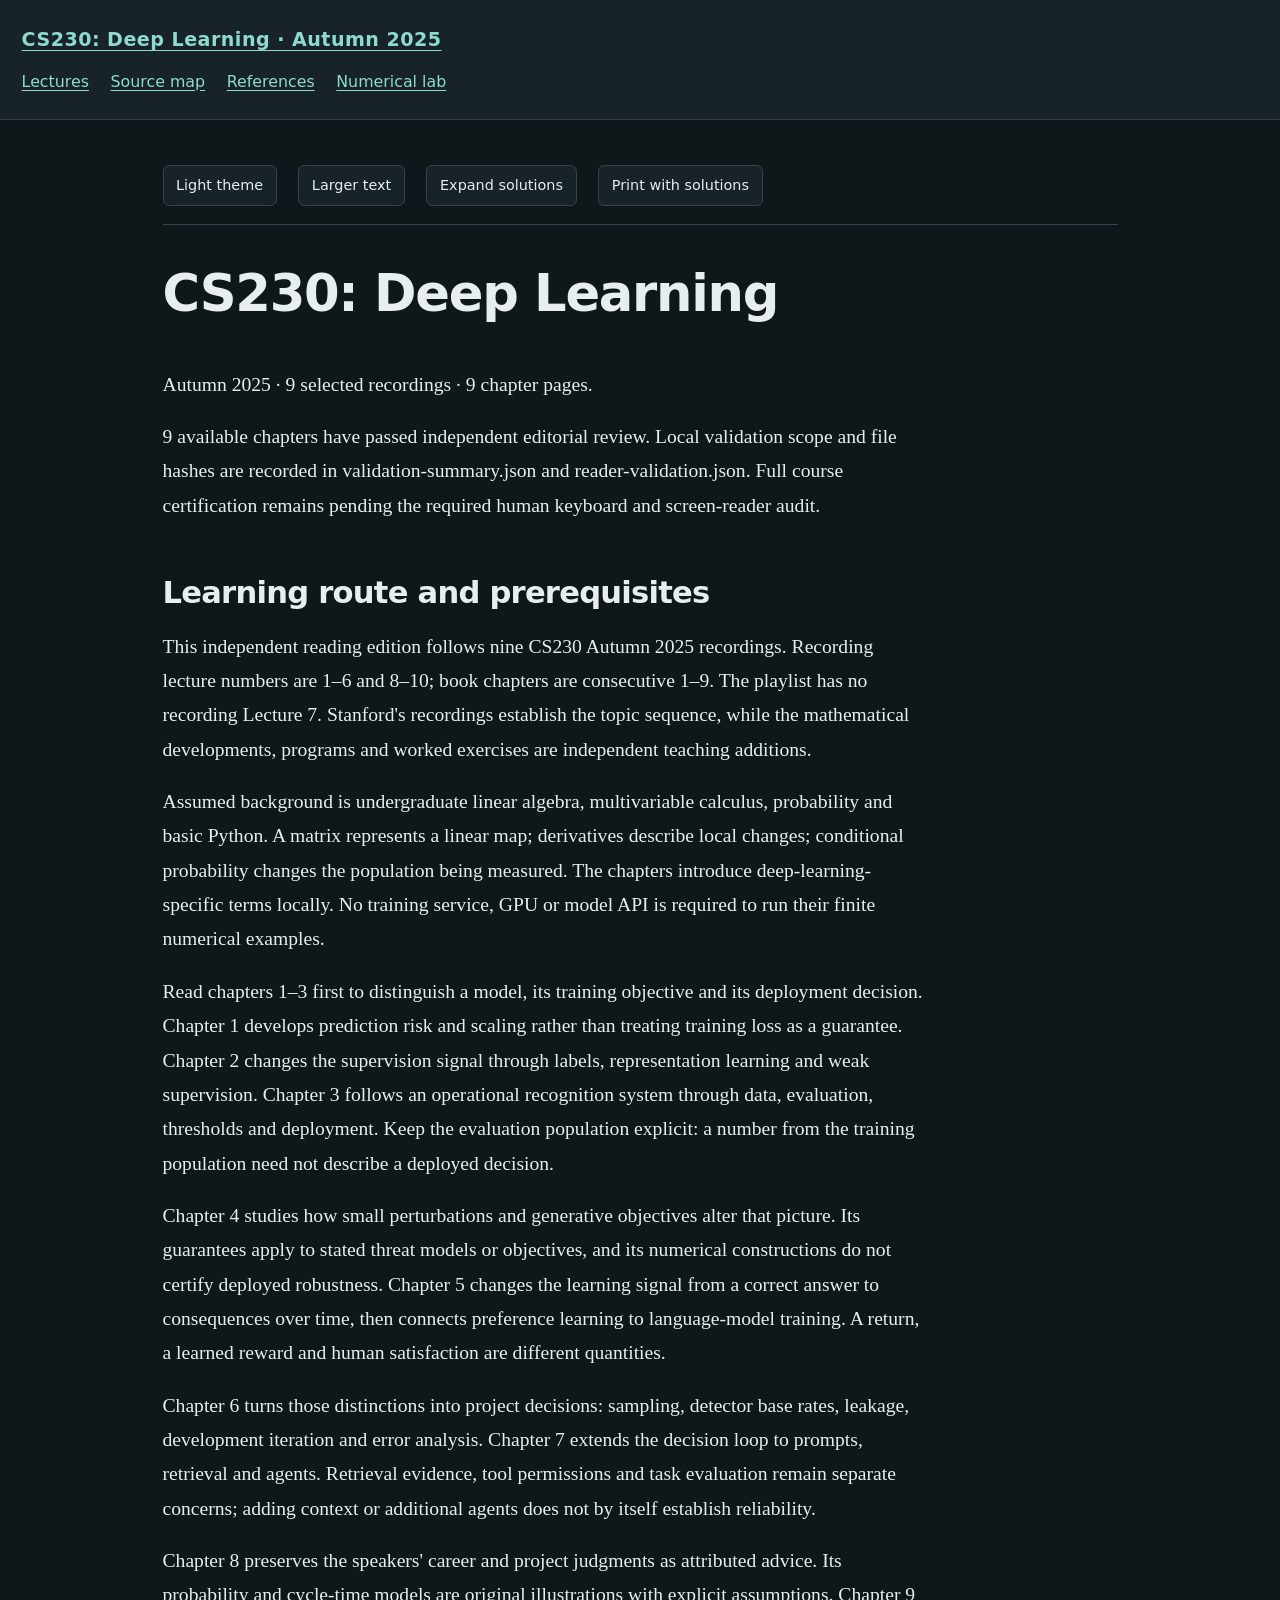
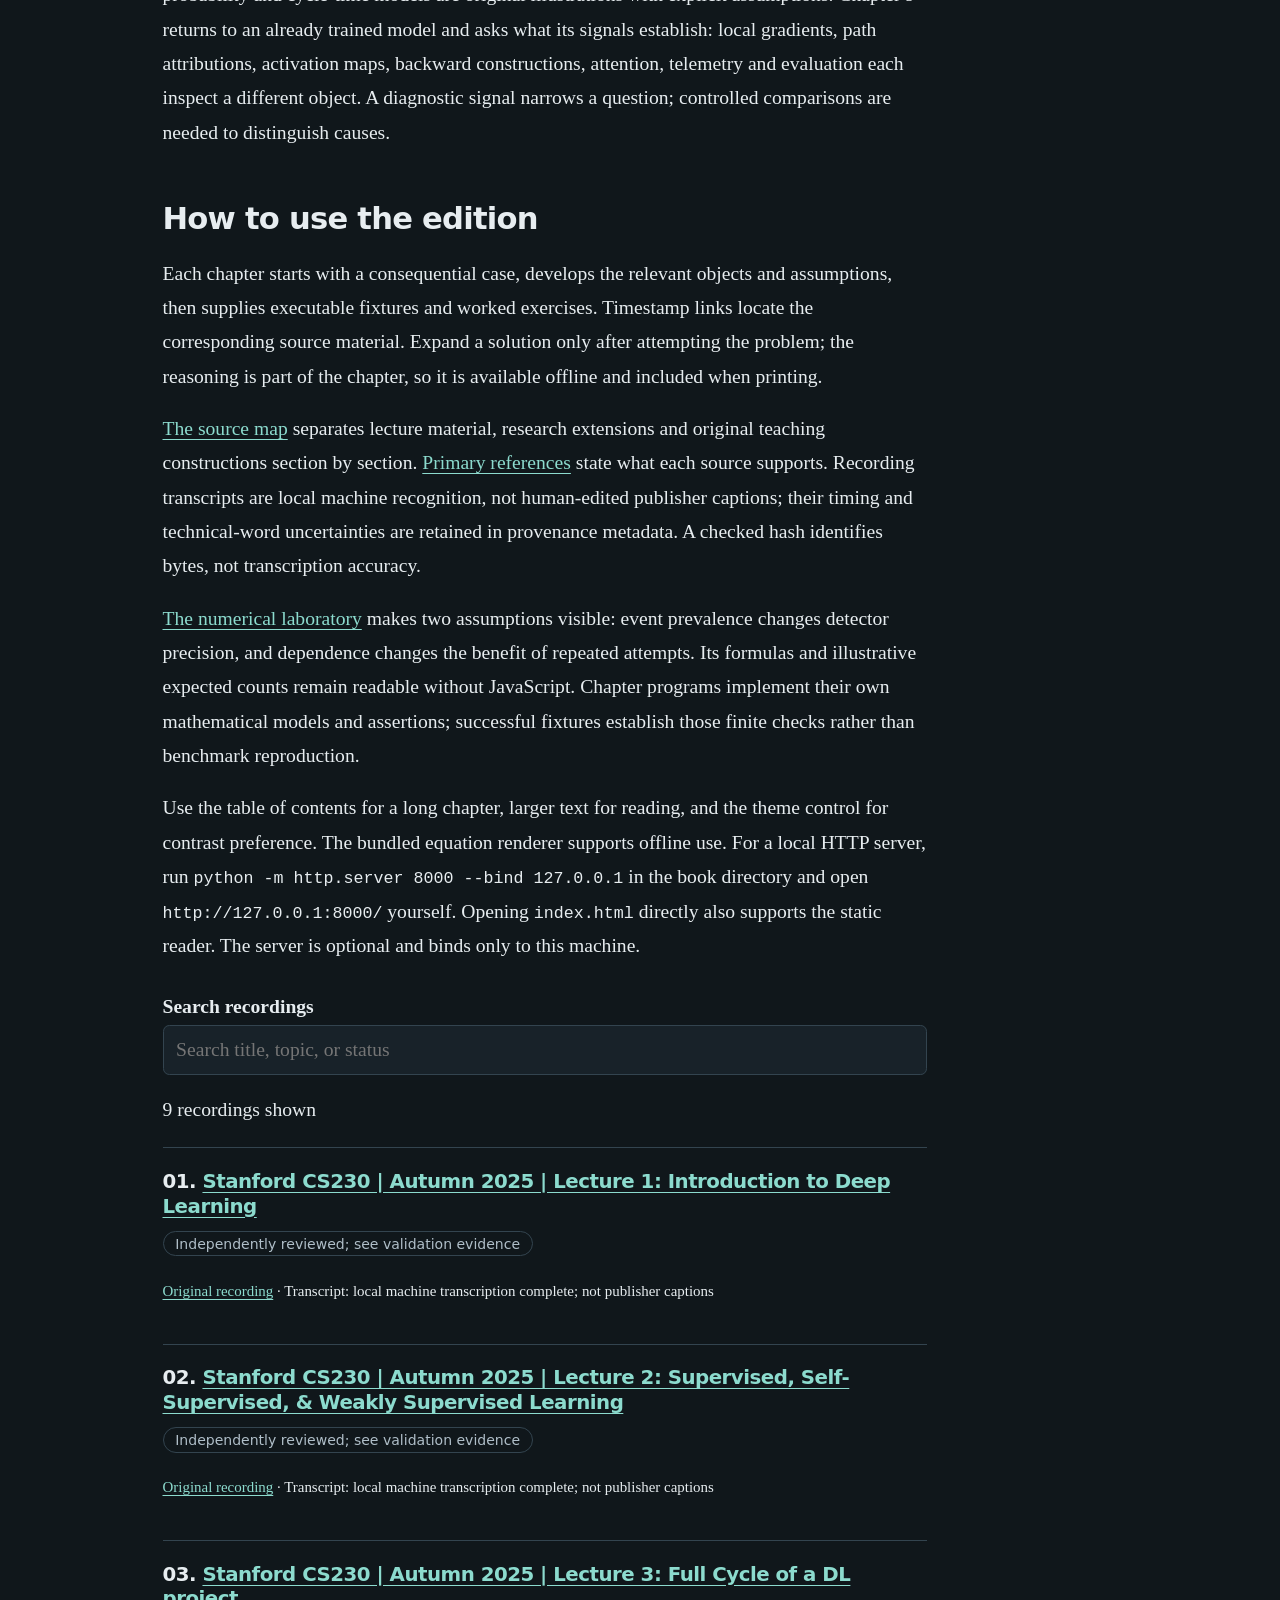
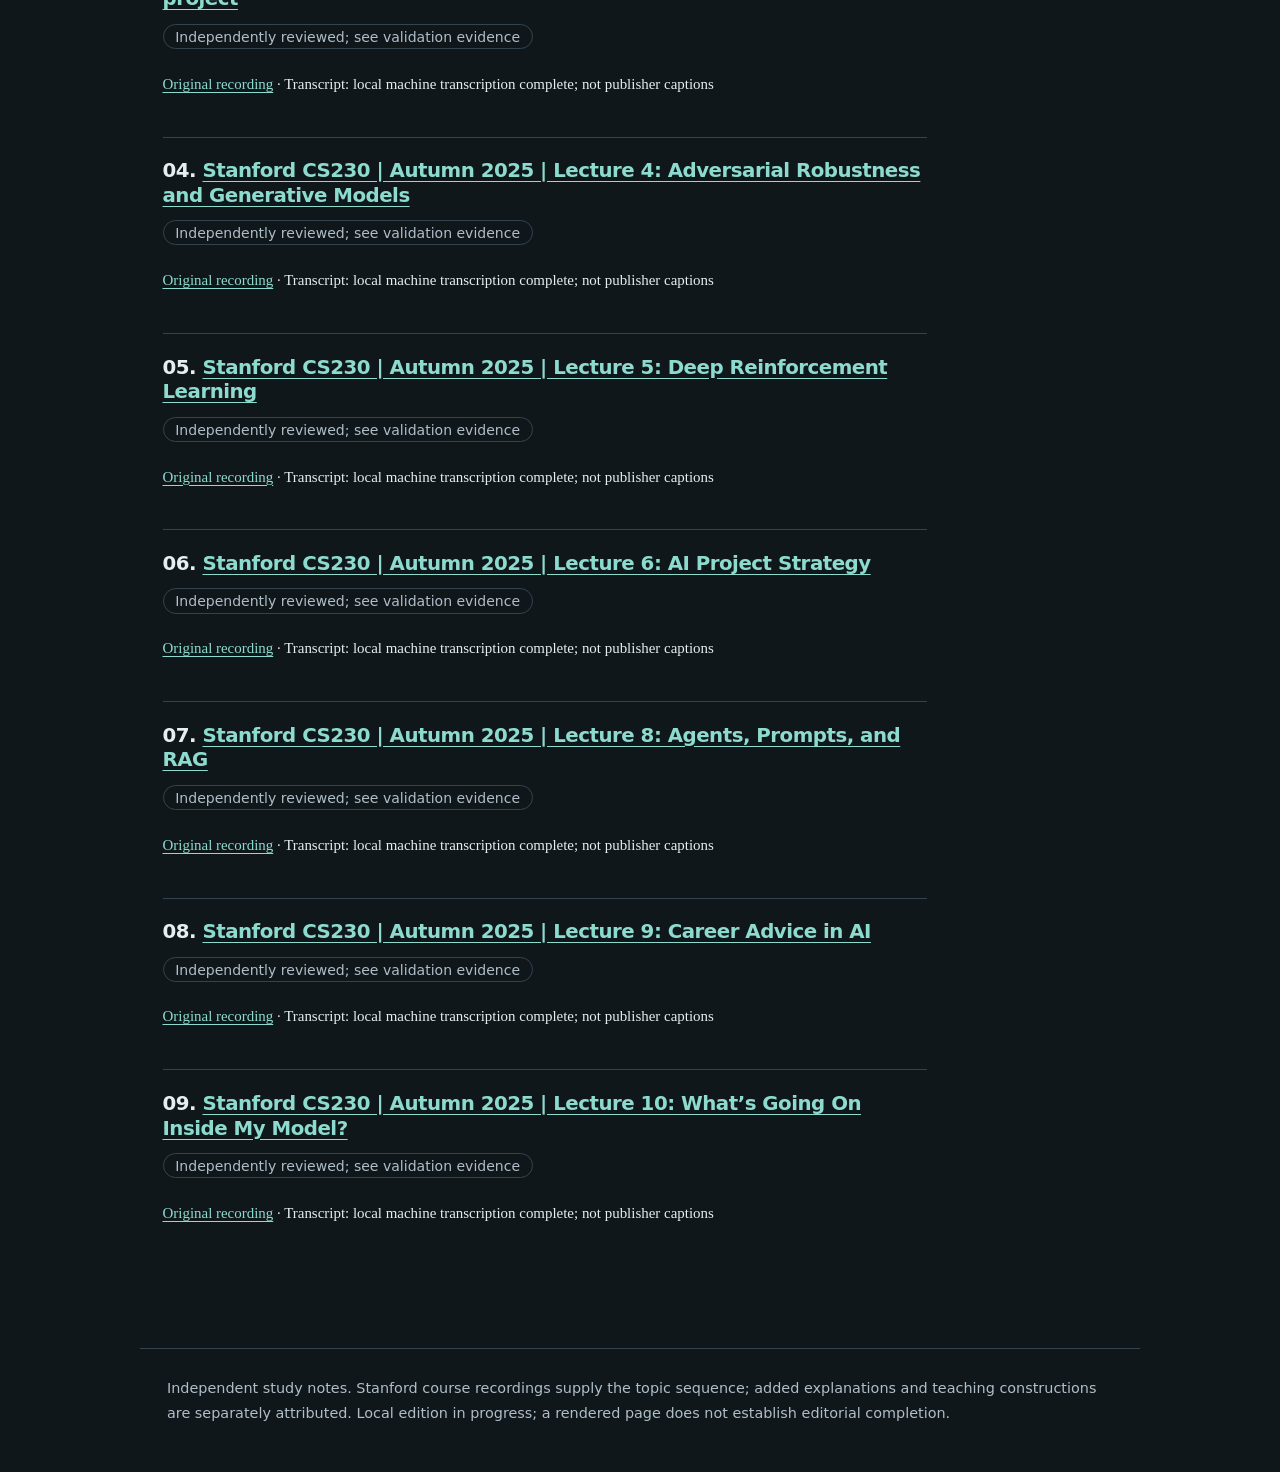
<file: index.html>
<!doctype html>
<html lang="en"><head><meta charset="utf-8"><meta name="viewport" content="width=device-width,initial-scale=1">
<meta name="color-scheme" content="dark light"><title>Lecture index · CS230: Deep Learning</title>
<link rel="stylesheet" href="assets/book.css"><script>window.MathJax={tex:{inlineMath:[['$','$'],['\\(','\\)']],displayMath:[['$$','$$'],['\\[','\\]']],processEscapes:true},svg:{fontCache:'local'},options:{skipHtmlTags:['script','noscript','style','textarea','pre','code']}};</script>
<script defer src="assets/mathjax-tex-svg.js"></script><script defer src="assets/book.js"></script></head>
<body><a class="skip" href="#main">Skip to content</a>
<header class="site-header"><a class="brand" href="index.html">CS230: Deep Learning · Autumn 2025</a><nav class="course-nav" aria-label="Book"><a href="index.html">Lectures</a><a href="source-map.html">Source map</a><a href="references.html">References</a><a href="numerical-lab.html">Numerical lab</a></nav></header>
<div class="layout no-toc"><main id="main">
<div class="reading-tools" aria-label="Reading controls"><button id="theme-toggle" aria-pressed="false">Light theme</button><button id="text-toggle" aria-pressed="false">Larger text</button><button id="solutions-toggle" aria-pressed="false">Expand solutions</button><button id="print-page">Print with solutions</button></div>
<article id="chapter-content"><h1>CS230: Deep Learning</h1><p>Autumn 2025 · 9 selected recordings · 9 chapter pages.</p>
<p>9 available chapters have passed independent editorial review. Local validation scope and file hashes are recorded in validation-summary.json and reader-validation.json. Full course certification remains pending the required human keyboard and screen-reader audit.</p>
<section id="learning-route"><h2>Learning route and prerequisites</h2>
<p>This independent reading edition follows nine CS230 Autumn 2025 recordings. Recording lecture numbers are 1–6 and 8–10; book chapters are consecutive 1–9. The playlist has no recording Lecture 7. Stanford's recordings establish the topic sequence, while the mathematical developments, programs and worked exercises are independent teaching additions.</p>
<p>Assumed background is undergraduate linear algebra, multivariable calculus, probability and basic Python. A matrix represents a linear map; derivatives describe local changes; conditional probability changes the population being measured. The chapters introduce deep-learning-specific terms locally. No training service, GPU or model API is required to run their finite numerical examples.</p>
<p>Read chapters 1–3 first to distinguish a model, its training objective and its deployment decision. Chapter 1 develops prediction risk and scaling rather than treating training loss as a guarantee. Chapter 2 changes the supervision signal through labels, representation learning and weak supervision. Chapter 3 follows an operational recognition system through data, evaluation, thresholds and deployment. Keep the evaluation population explicit: a number from the training population need not describe a deployed decision.</p>
<p>Chapter 4 studies how small perturbations and generative objectives alter that picture. Its guarantees apply to stated threat models or objectives, and its numerical constructions do not certify deployed robustness. Chapter 5 changes the learning signal from a correct answer to consequences over time, then connects preference learning to language-model training. A return, a learned reward and human satisfaction are different quantities.</p>
<p>Chapter 6 turns those distinctions into project decisions: sampling, detector base rates, leakage, development iteration and error analysis. Chapter 7 extends the decision loop to prompts, retrieval and agents. Retrieval evidence, tool permissions and task evaluation remain separate concerns; adding context or additional agents does not by itself establish reliability.</p>
<p>Chapter 8 preserves the speakers' career and project judgments as attributed advice. Its probability and cycle-time models are original illustrations with explicit assumptions. Chapter 9 returns to an already trained model and asks what its signals establish: local gradients, path attributions, activation maps, backward constructions, attention, telemetry and evaluation each inspect a different object. A diagnostic signal narrows a question; controlled comparisons are needed to distinguish causes.</p>
</section>
<section id="using-book"><h2>How to use the edition</h2>
<p>Each chapter starts with a consequential case, develops the relevant objects and assumptions, then supplies executable fixtures and worked exercises. Timestamp links locate the corresponding source material. Expand a solution only after attempting the problem; the reasoning is part of the chapter, so it is available offline and included when printing.</p>
<p><a href="source-map.html">The source map</a> separates lecture material, research extensions and original teaching constructions section by section. <a href="references.html">Primary references</a> state what each source supports. Recording transcripts are local machine recognition, not human-edited publisher captions; their timing and technical-word uncertainties are retained in provenance metadata. A checked hash identifies bytes, not transcription accuracy.</p>
<p><a href="numerical-lab.html">The numerical laboratory</a> makes two assumptions visible: event prevalence changes detector precision, and dependence changes the benefit of repeated attempts. Its formulas and illustrative expected counts remain readable without JavaScript. Chapter programs implement their own mathematical models and assertions; successful fixtures establish those finite checks rather than benchmark reproduction.</p>
<p>Use the table of contents for a long chapter, larger text for reading, and the theme control for contrast preference. The bundled equation renderer supports offline use. For a local HTTP server, run <code>python -m http.server 8000 --bind 127.0.0.1</code> in the book directory and open <code>http://127.0.0.1:8000/</code> yourself. Opening <code>index.html</code> directly also supports the static reader. The server is optional and binds only to this machine.</p>
</section>

<div class="search-tools"><label class="search-label" for="lecture-search">Search recordings</label><input id="lecture-search" type="search" placeholder="Search title, topic, or status"><p id="search-status" role="status" aria-live="polite">9 recordings shown</p></div><ol class="lecture-list"><li data-lecture><h2>01. <a href="lecture-01-introduction-to-deep-learning.html">Stanford CS230 | Autumn 2025 | Lecture 1: Introduction to Deep Learning</a></h2><span class="status complete">Independently reviewed; see validation evidence</span><p class="lecture-meta"><a href="https://www.youtube.com/watch?v=_NLHFoVNlbg">Original recording</a> · Transcript: local machine transcription complete; not publisher captions</p></li><li data-lecture><h2>02. <a href="lecture-02-supervised-self-supervised-and-weakly-supervised-learning.html">Stanford CS230 | Autumn 2025 | Lecture 2: Supervised, Self-Supervised, &amp; Weakly Supervised Learning</a></h2><span class="status complete">Independently reviewed; see validation evidence</span><p class="lecture-meta"><a href="https://www.youtube.com/watch?v=DNCn1BpCAUY">Original recording</a> · Transcript: local machine transcription complete; not publisher captions</p></li><li data-lecture><h2>03. <a href="lecture-03-full-cycle-of-a-deep-learning-project.html">Stanford CS230 | Autumn 2025 | Lecture 3: Full Cycle of a DL project</a></h2><span class="status complete">Independently reviewed; see validation evidence</span><p class="lecture-meta"><a href="https://www.youtube.com/watch?v=MGqQuQEUXhk">Original recording</a> · Transcript: local machine transcription complete; not publisher captions</p></li><li data-lecture><h2>04. <a href="lecture-04-adversarial-robustness-and-generative-models.html">Stanford CS230 | Autumn 2025 | Lecture 4: Adversarial Robustness and Generative Models</a></h2><span class="status complete">Independently reviewed; see validation evidence</span><p class="lecture-meta"><a href="https://www.youtube.com/watch?v=aWlRtOlacYM">Original recording</a> · Transcript: local machine transcription complete; not publisher captions</p></li><li data-lecture><h2>05. <a href="lecture-05-deep-reinforcement-learning.html">Stanford CS230 | Autumn 2025 | Lecture 5: Deep Reinforcement Learning</a></h2><span class="status complete">Independently reviewed; see validation evidence</span><p class="lecture-meta"><a href="https://www.youtube.com/watch?v=4E27qlfYw0A">Original recording</a> · Transcript: local machine transcription complete; not publisher captions</p></li><li data-lecture><h2>06. <a href="lecture-06-ai-project-strategy.html">Stanford CS230 | Autumn 2025 | Lecture 6: AI Project Strategy</a></h2><span class="status complete">Independently reviewed; see validation evidence</span><p class="lecture-meta"><a href="https://www.youtube.com/watch?v=s6JVGzABKho">Original recording</a> · Transcript: local machine transcription complete; not publisher captions</p></li><li data-lecture><h2>07. <a href="lecture-07-agents-prompts-and-rag.html">Stanford CS230 | Autumn 2025 | Lecture 8: Agents, Prompts, and RAG</a></h2><span class="status complete">Independently reviewed; see validation evidence</span><p class="lecture-meta"><a href="https://www.youtube.com/watch?v=k1njvbBmfsw">Original recording</a> · Transcript: local machine transcription complete; not publisher captions</p></li><li data-lecture><h2>08. <a href="lecture-08-career-advice-in-ai.html">Stanford CS230 | Autumn 2025 | Lecture 9: Career Advice in AI</a></h2><span class="status complete">Independently reviewed; see validation evidence</span><p class="lecture-meta"><a href="https://www.youtube.com/watch?v=AuZoDsNmG_s">Original recording</a> · Transcript: local machine transcription complete; not publisher captions</p></li><li data-lecture><h2>09. <a href="lecture-09-whats-going-on-inside-my-model.html">Stanford CS230 | Autumn 2025 | Lecture 10: What’s Going On Inside My Model?</a></h2><span class="status complete">Independently reviewed; see validation evidence</span><p class="lecture-meta"><a href="https://www.youtube.com/watch?v=Ozb1AR_F5MU">Original recording</a> · Transcript: local machine transcription complete; not publisher captions</p></li></ol></article></main></div>
<footer class="site-footer">Independent study notes. Stanford course recordings supply the topic sequence; added explanations and teaching constructions are separately attributed. Local edition in progress; a rendered page does not establish editorial completion.</footer></body></html>
</file>
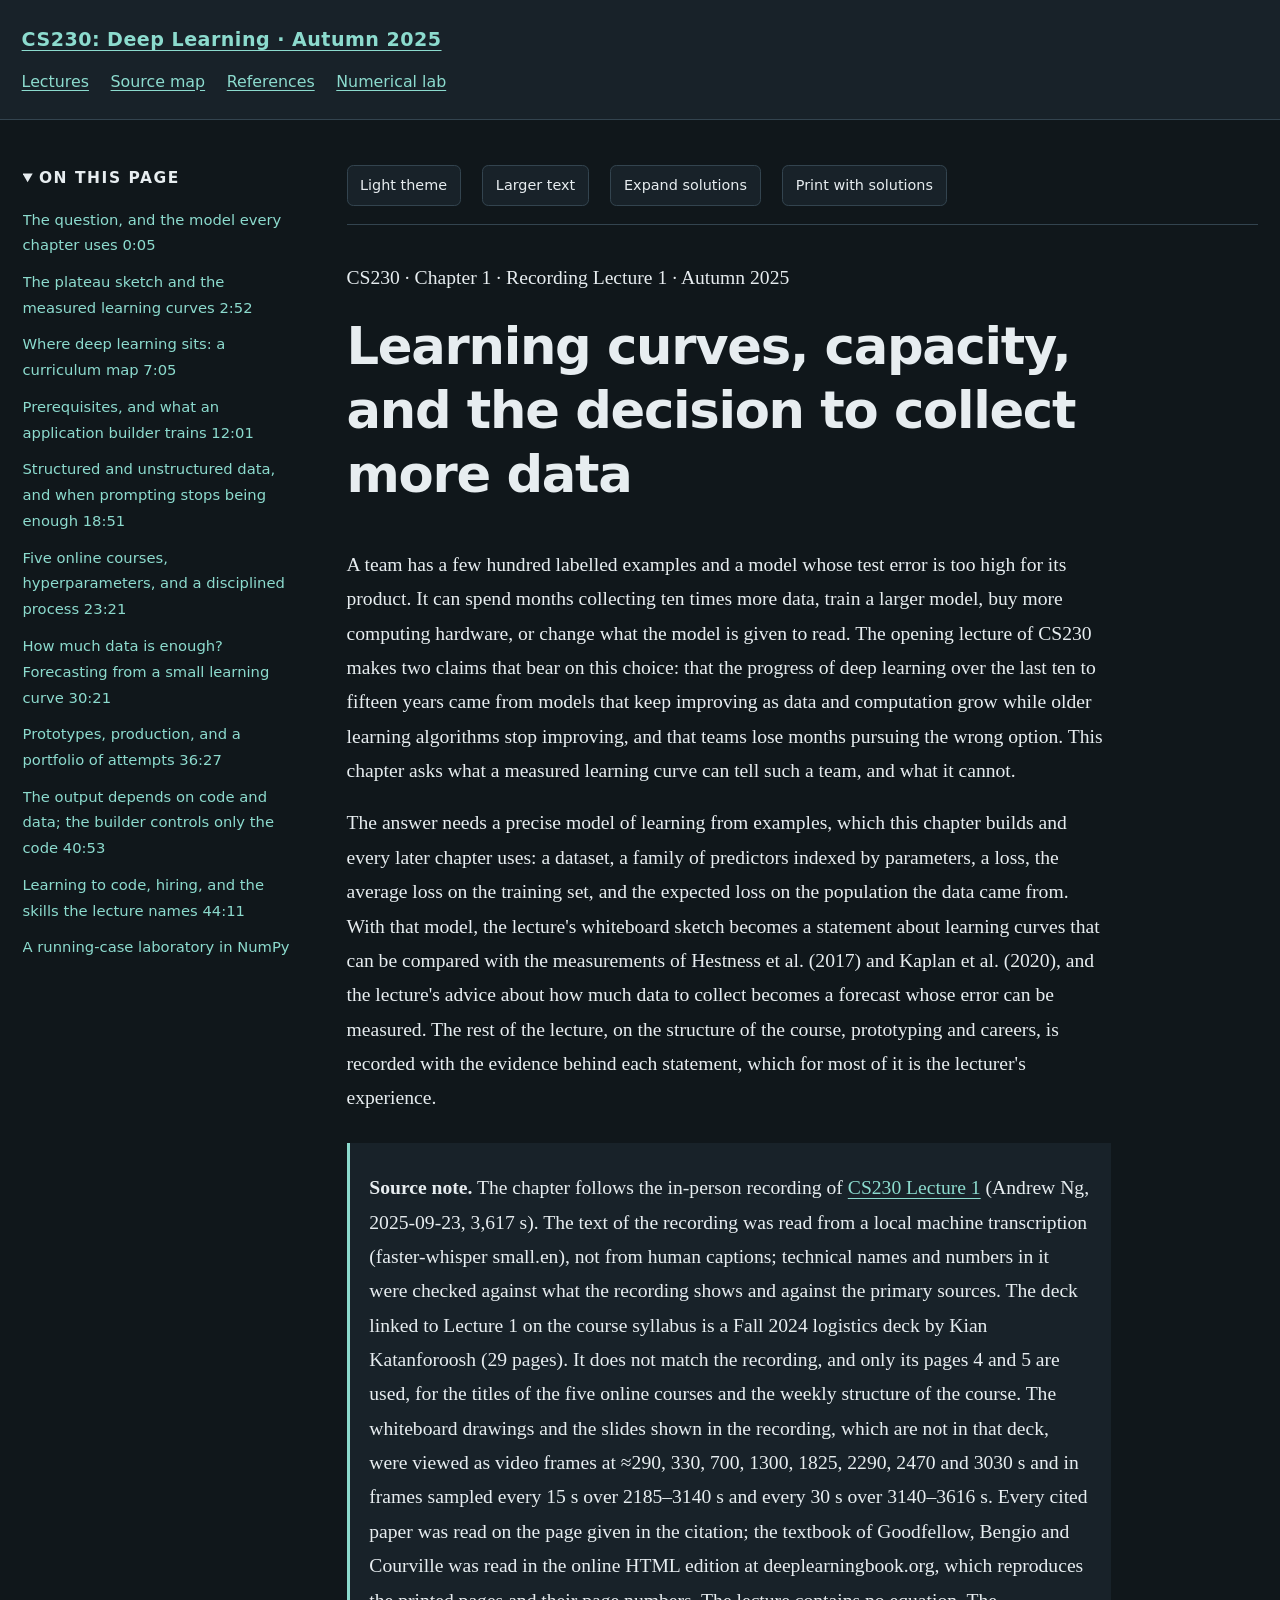
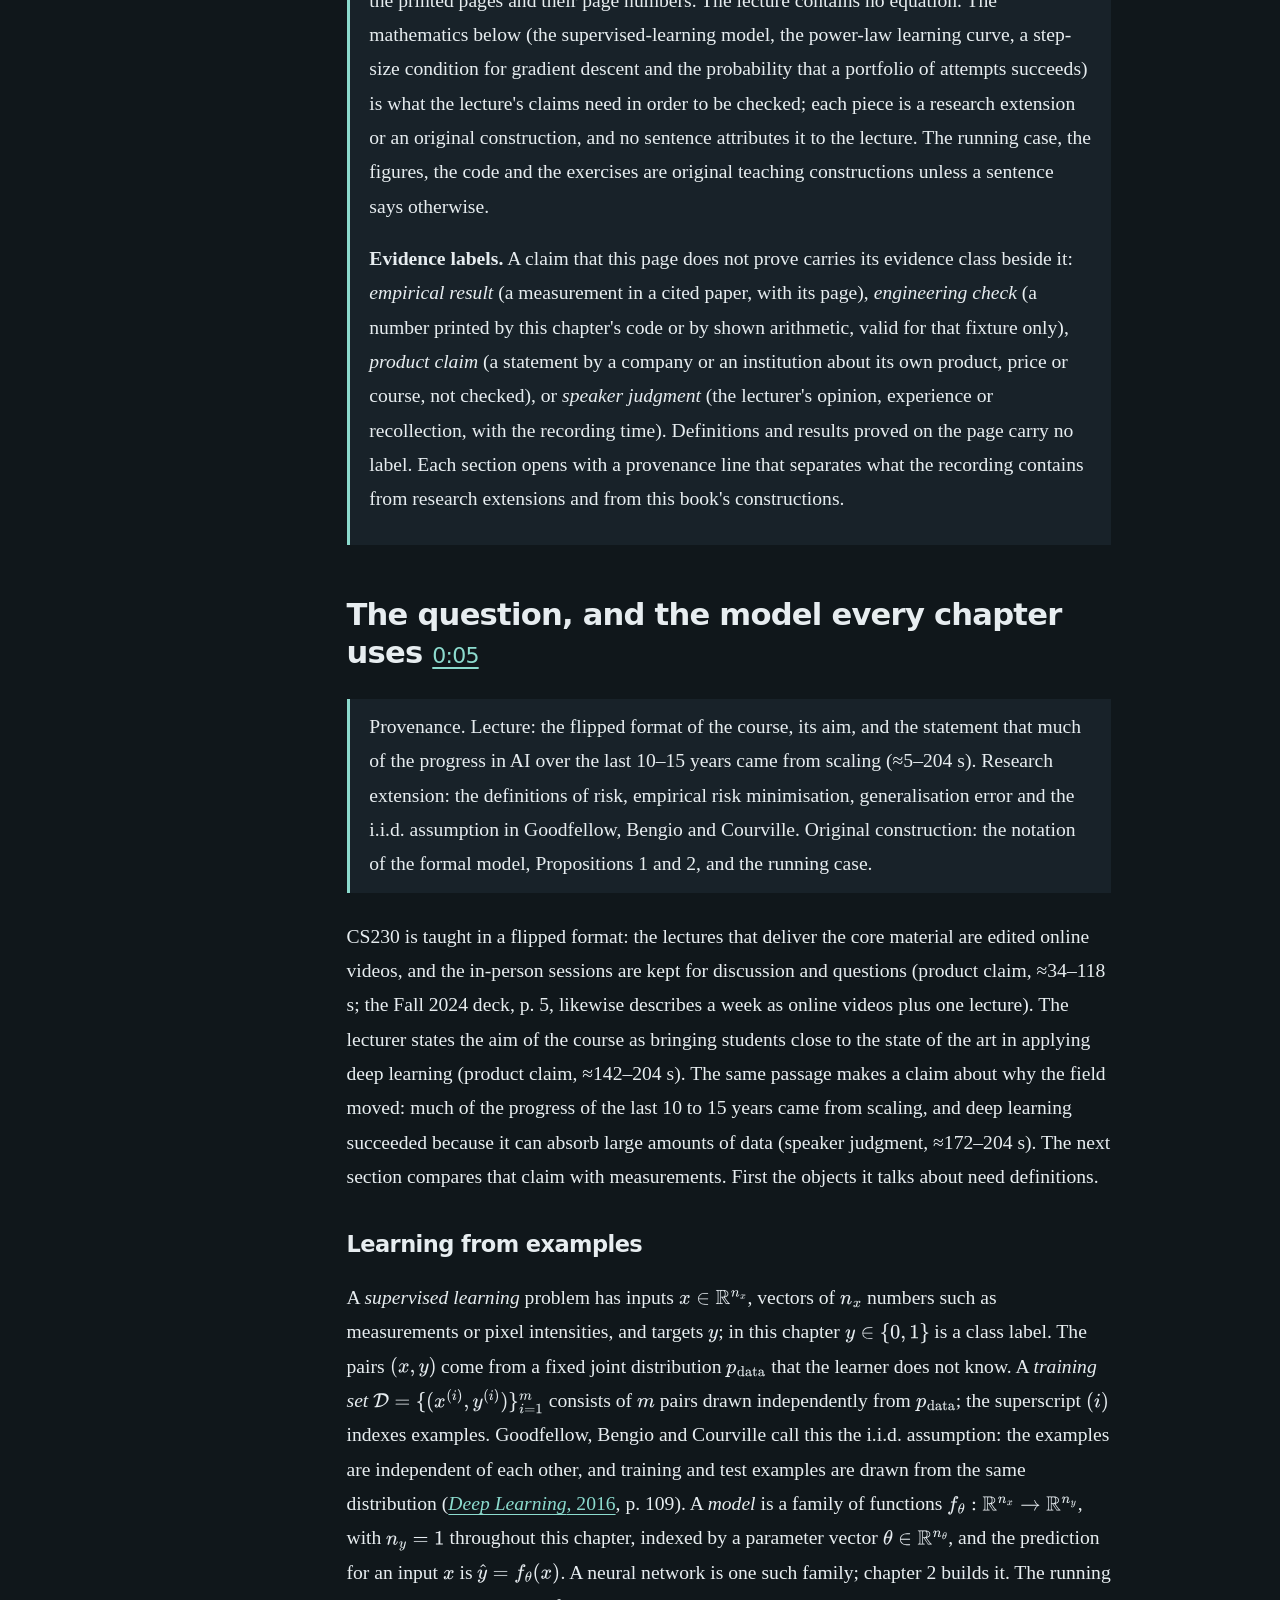
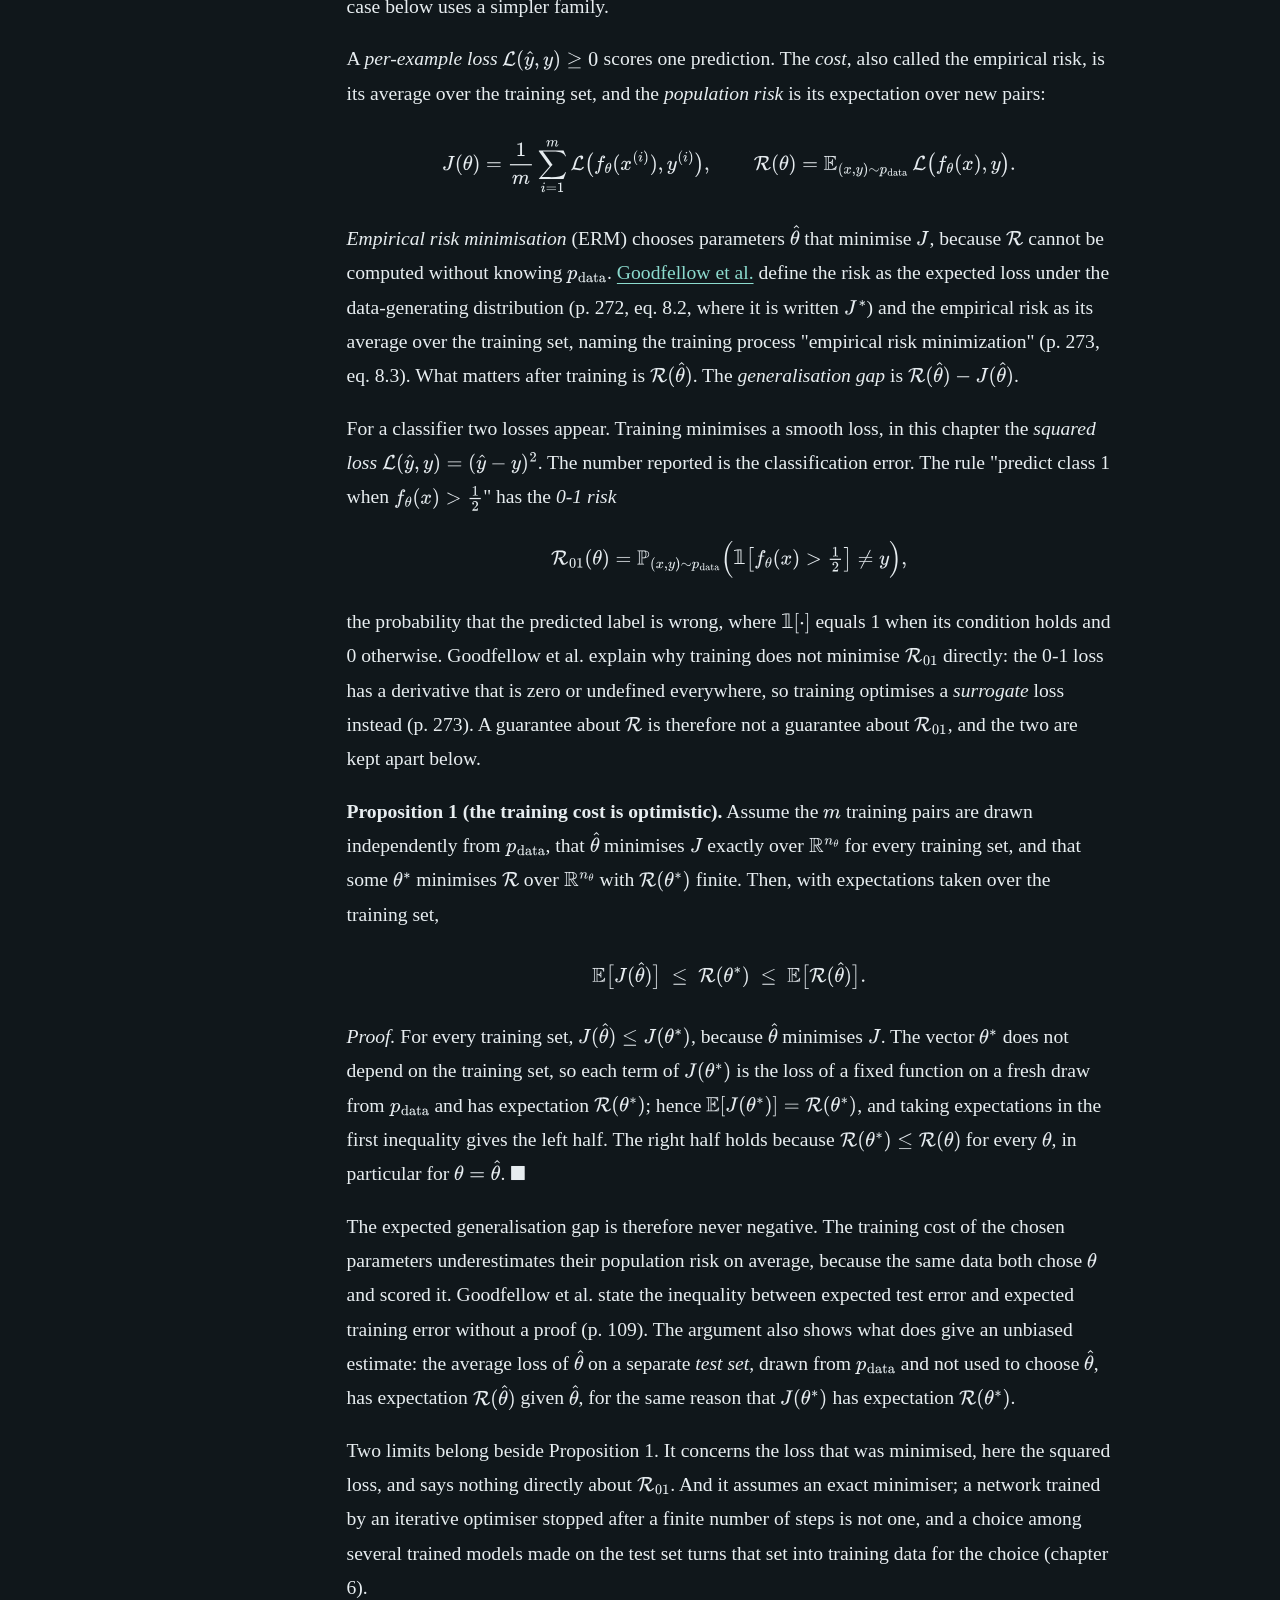
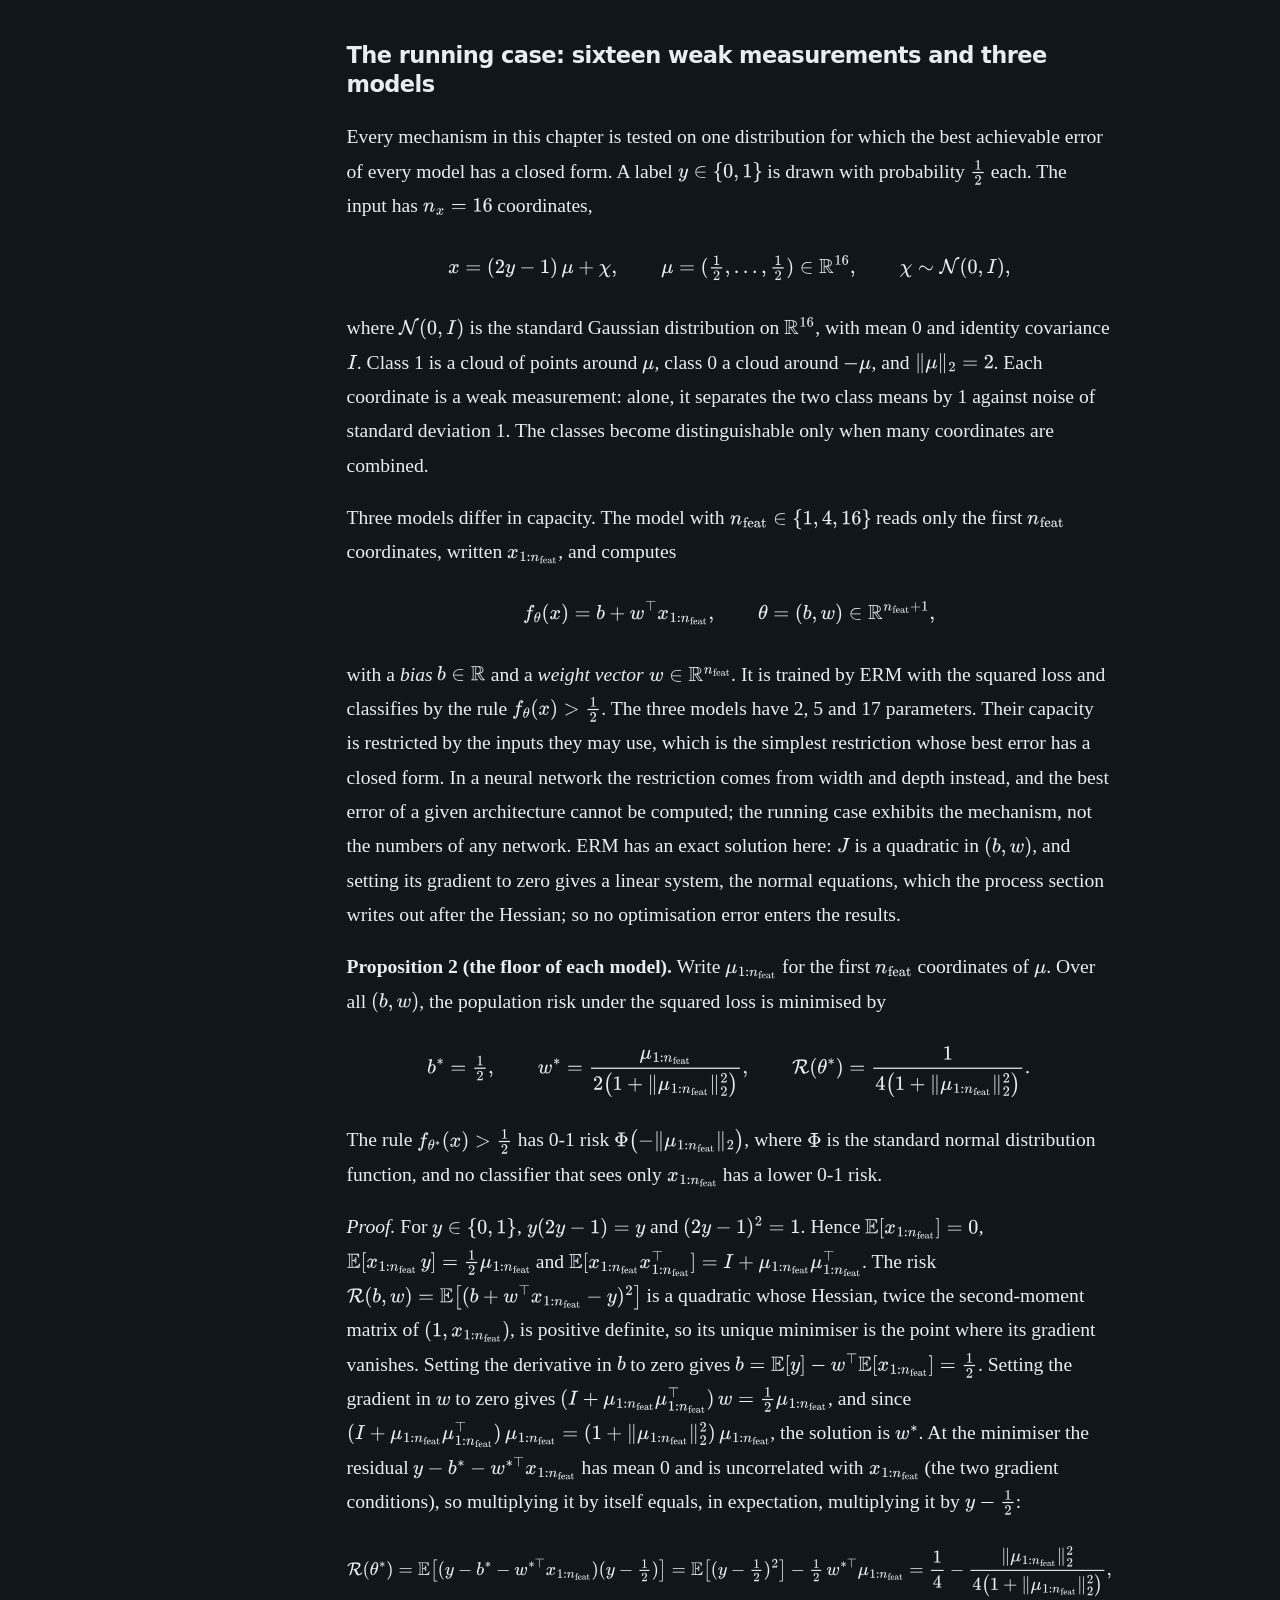
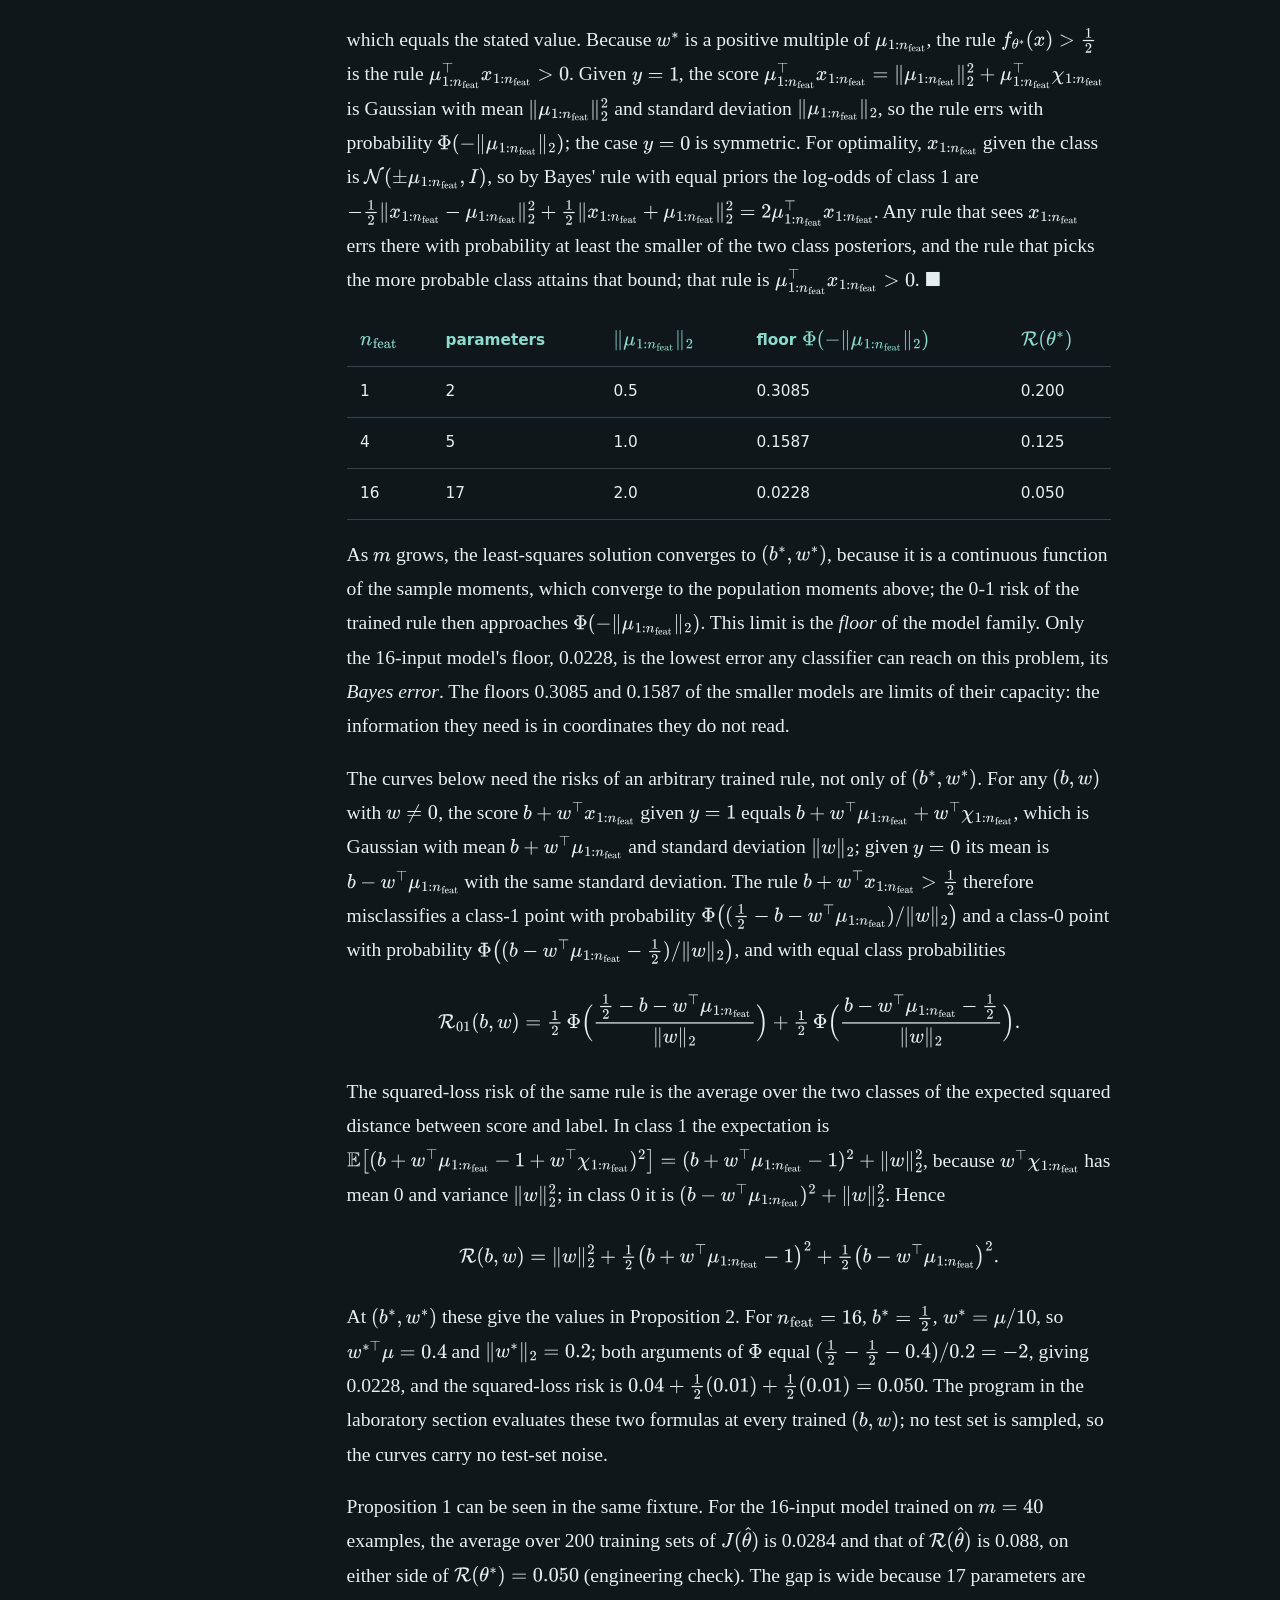
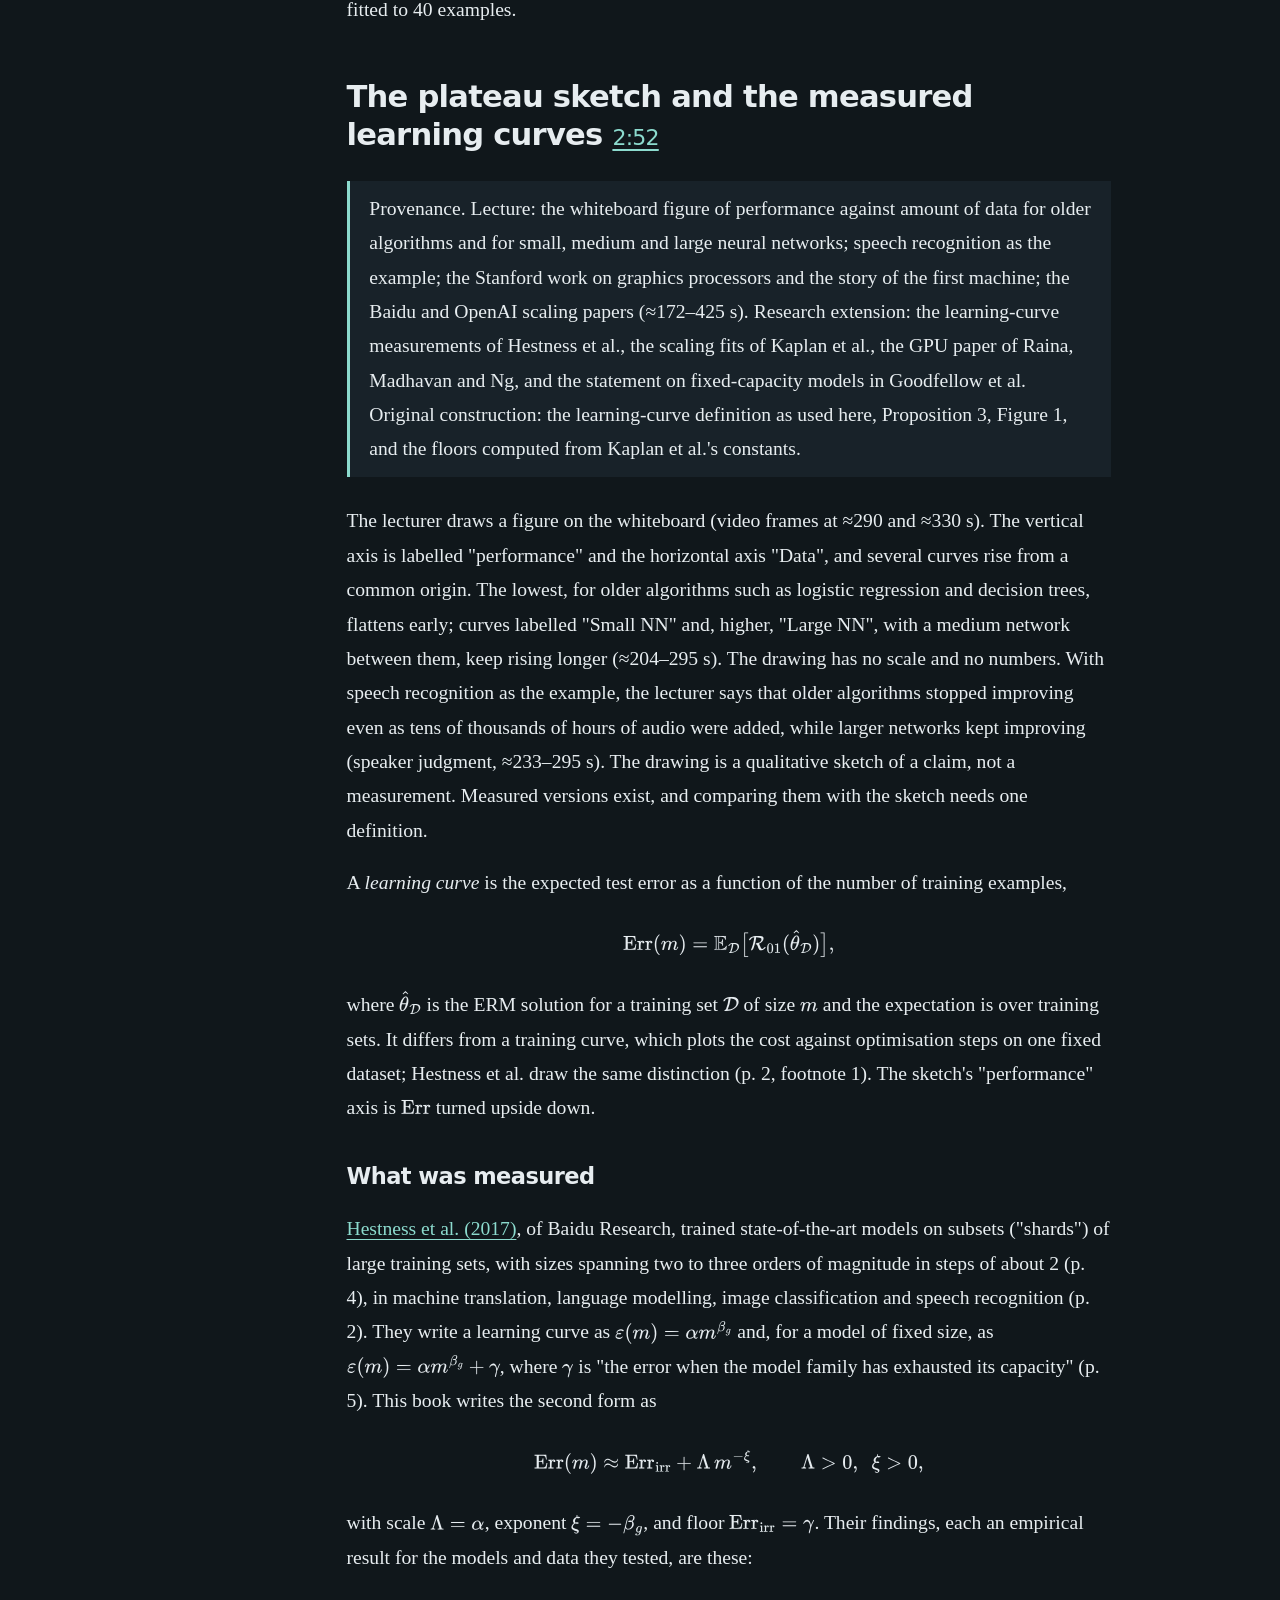
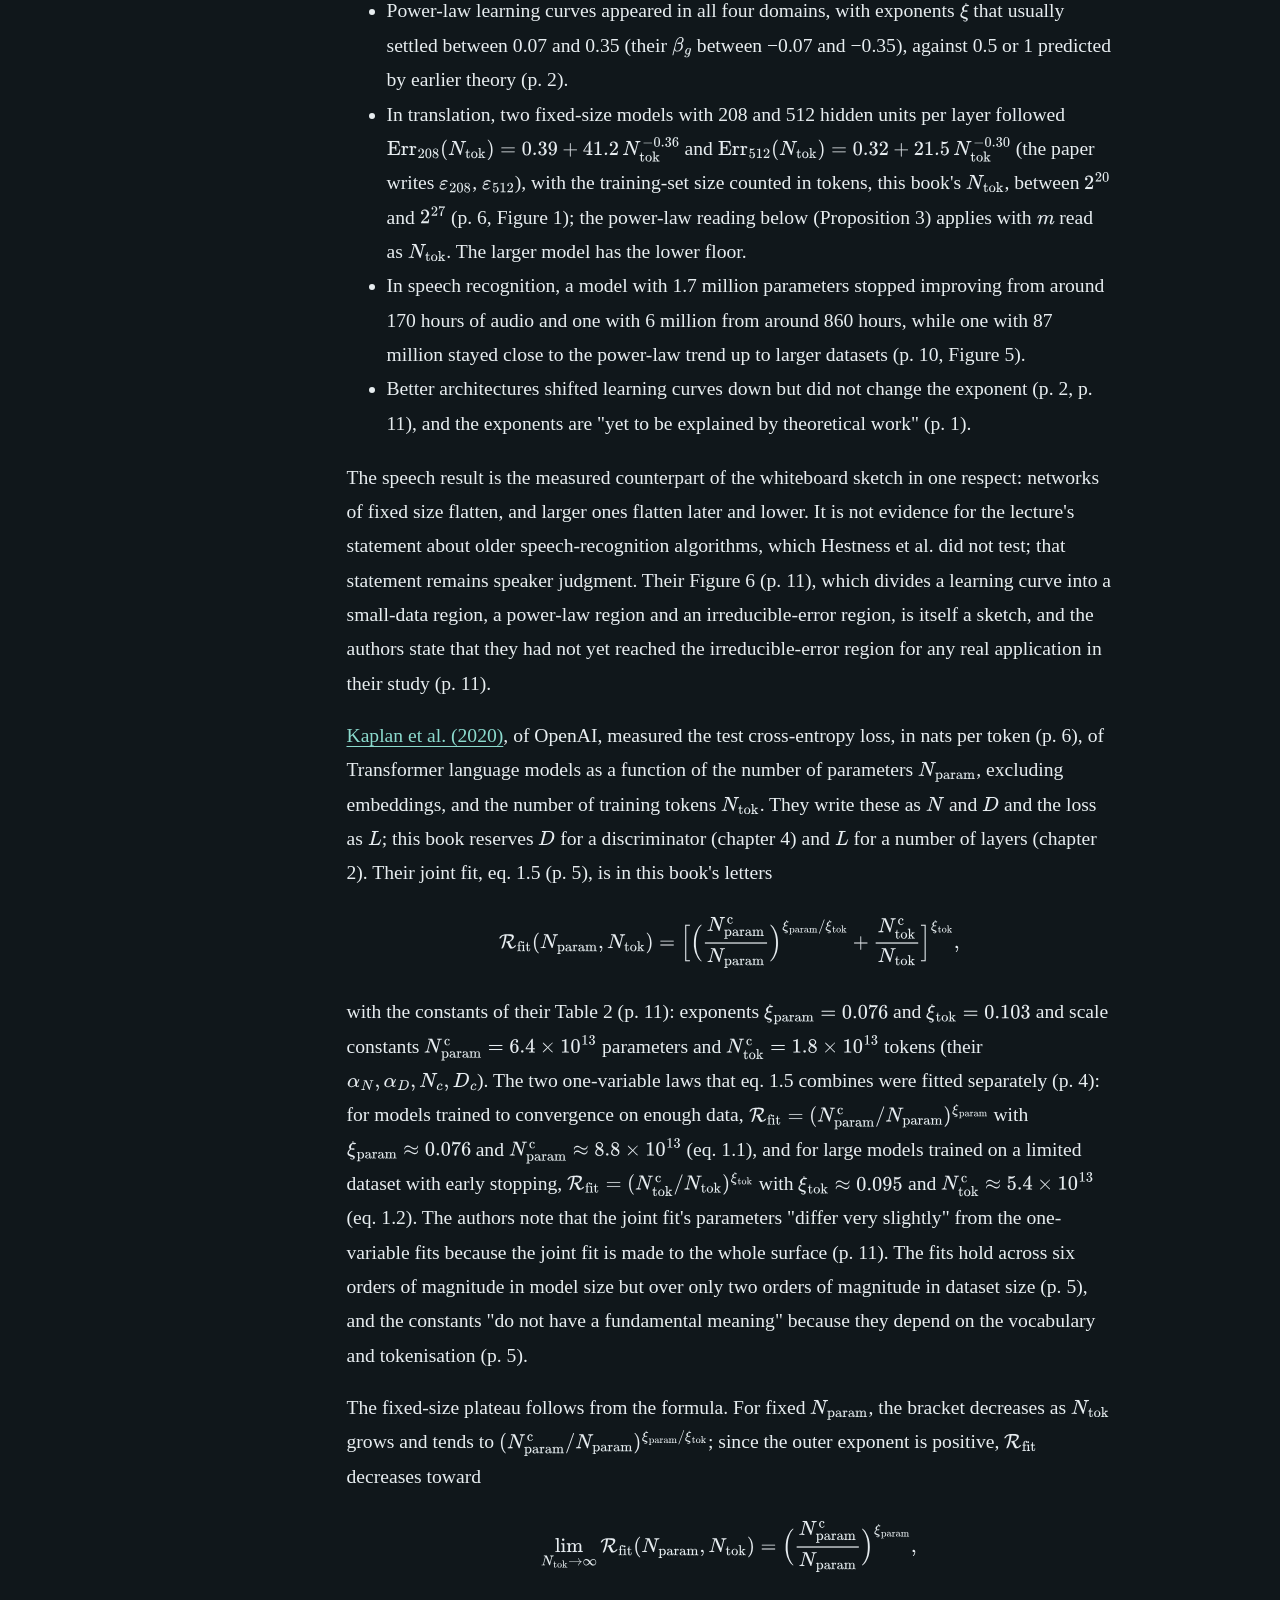
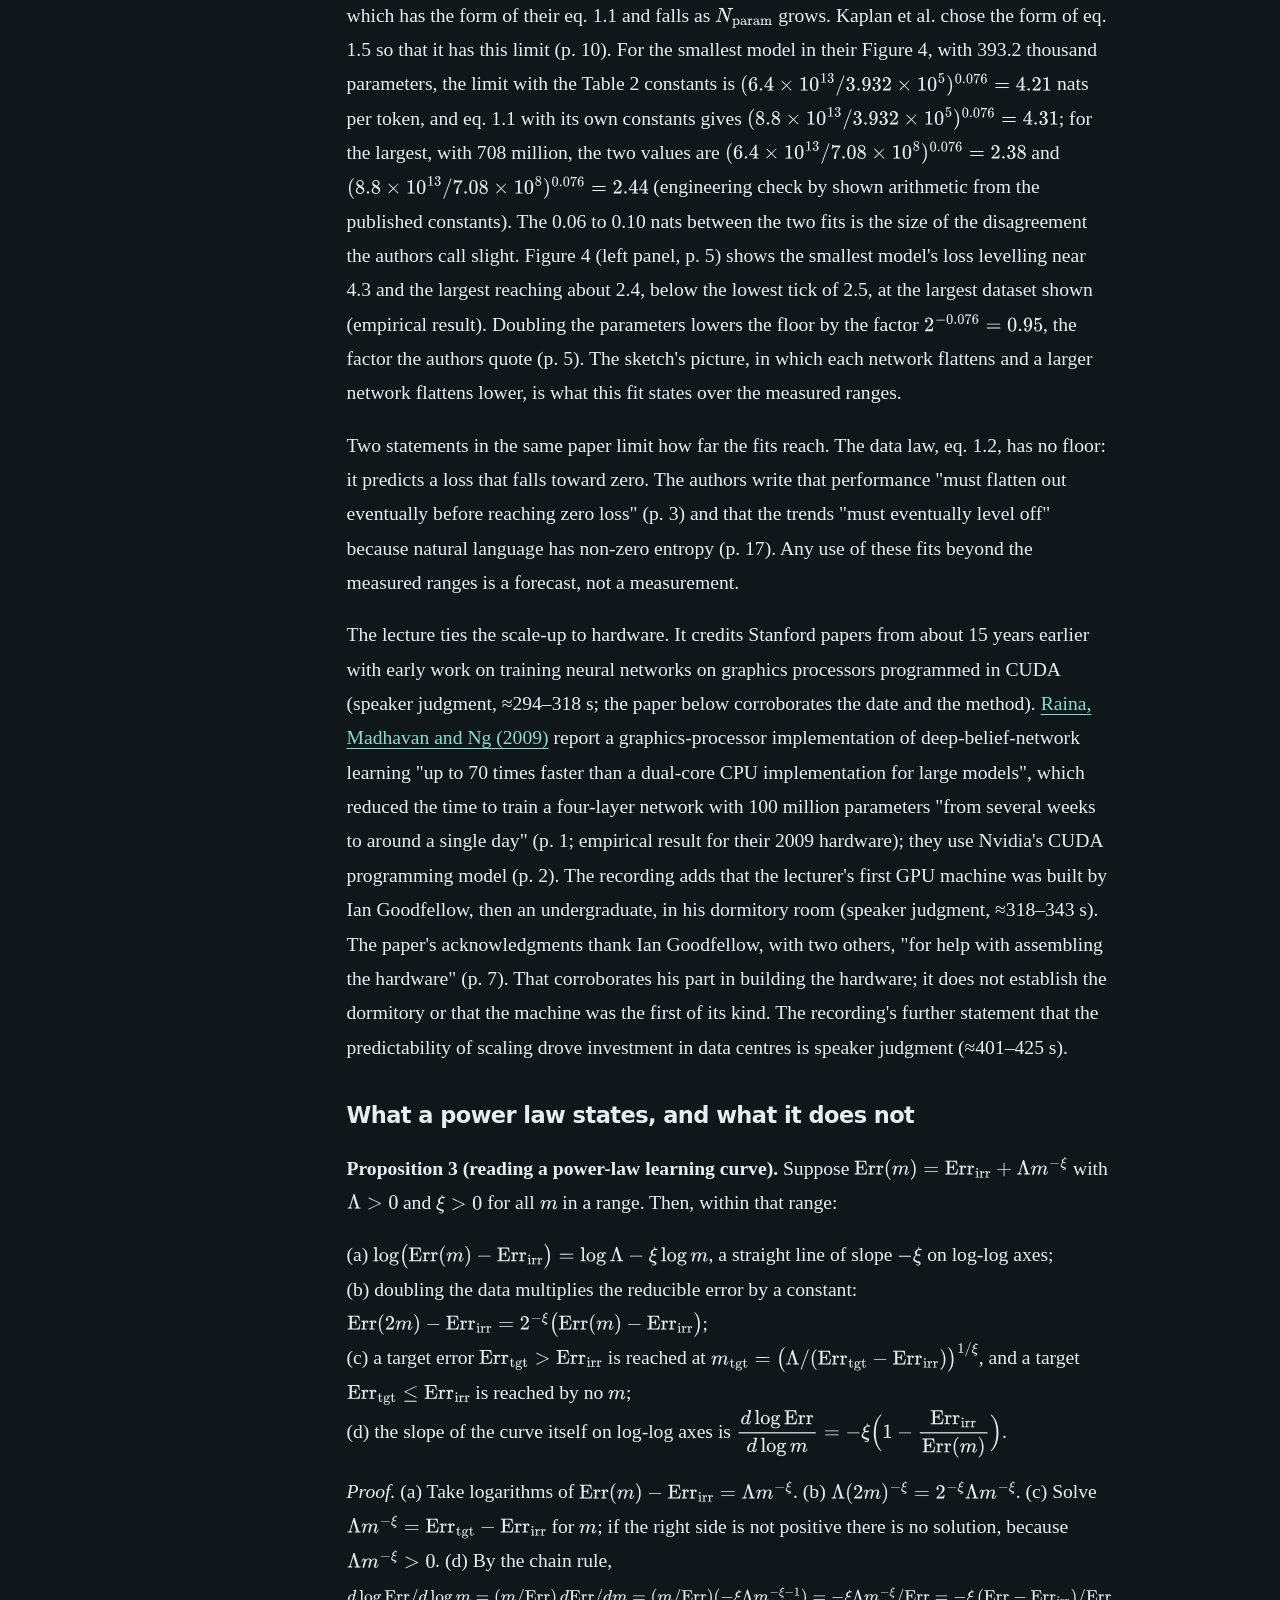
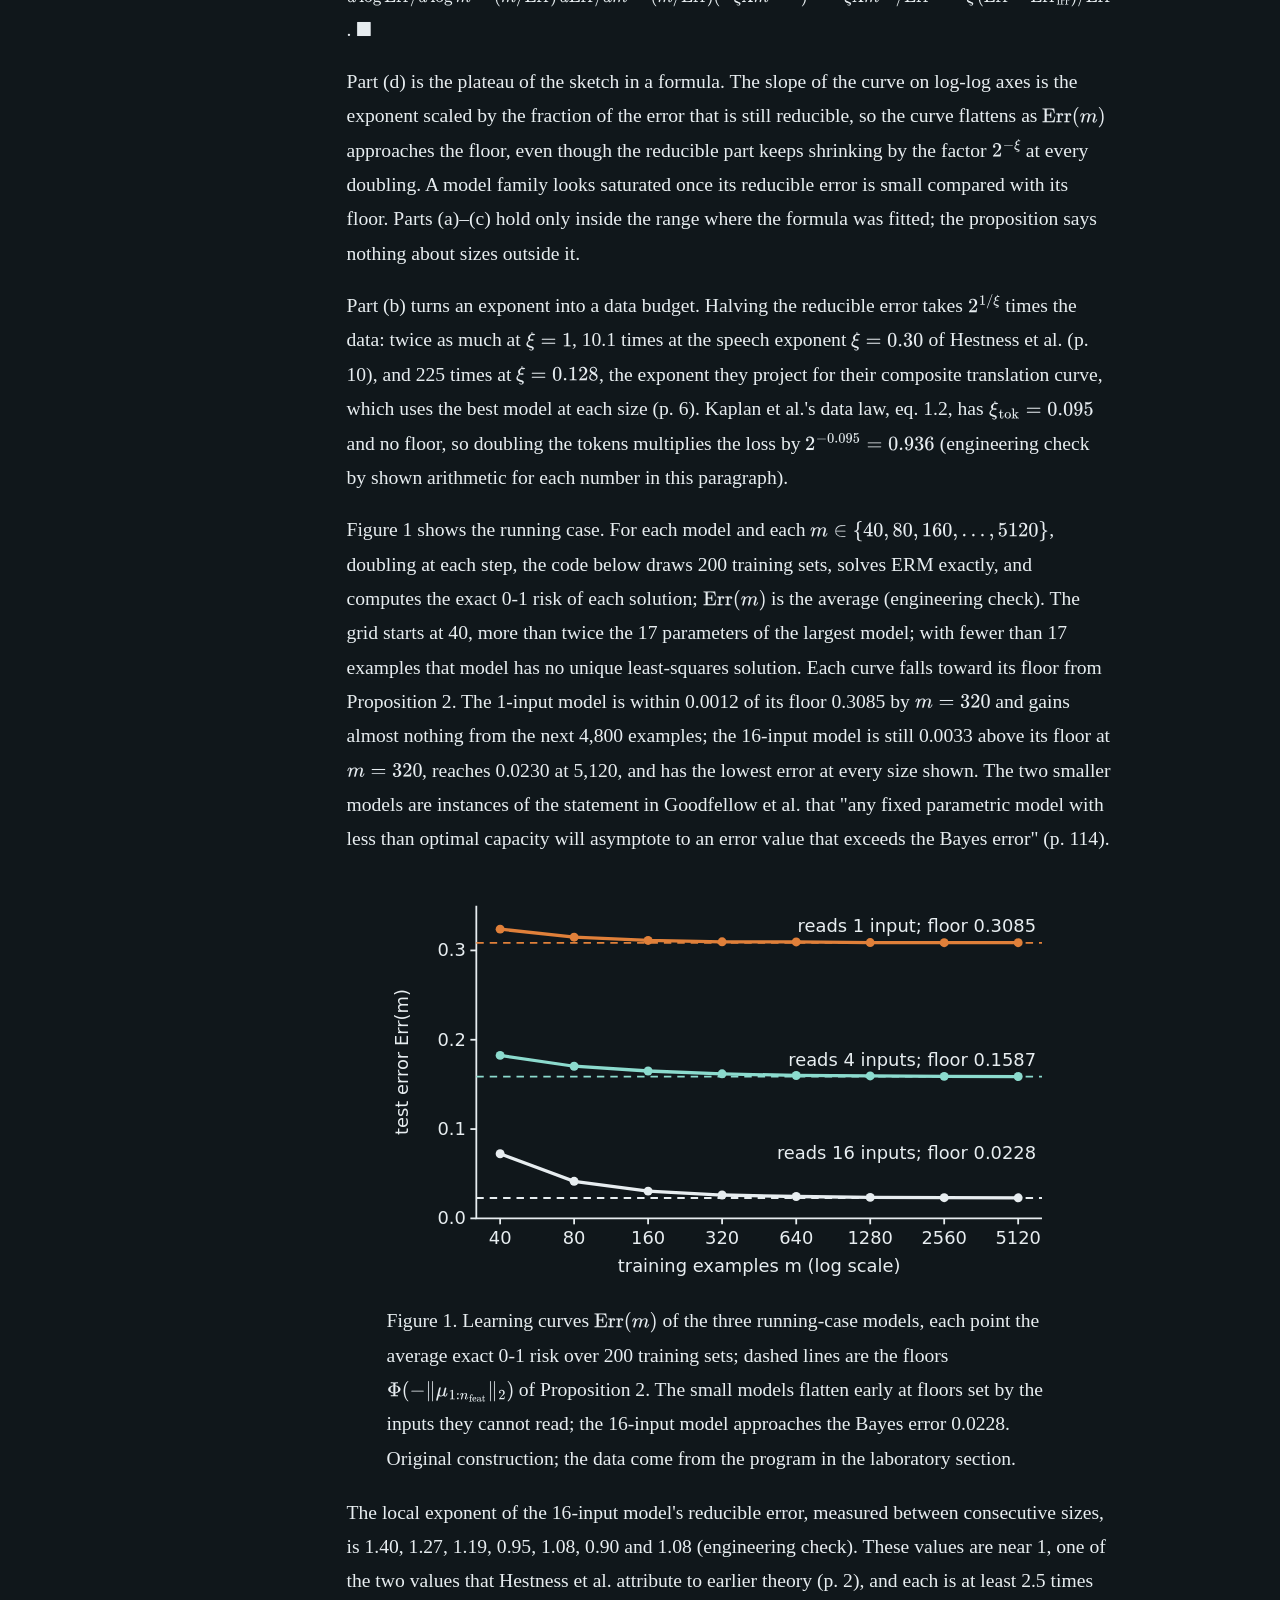
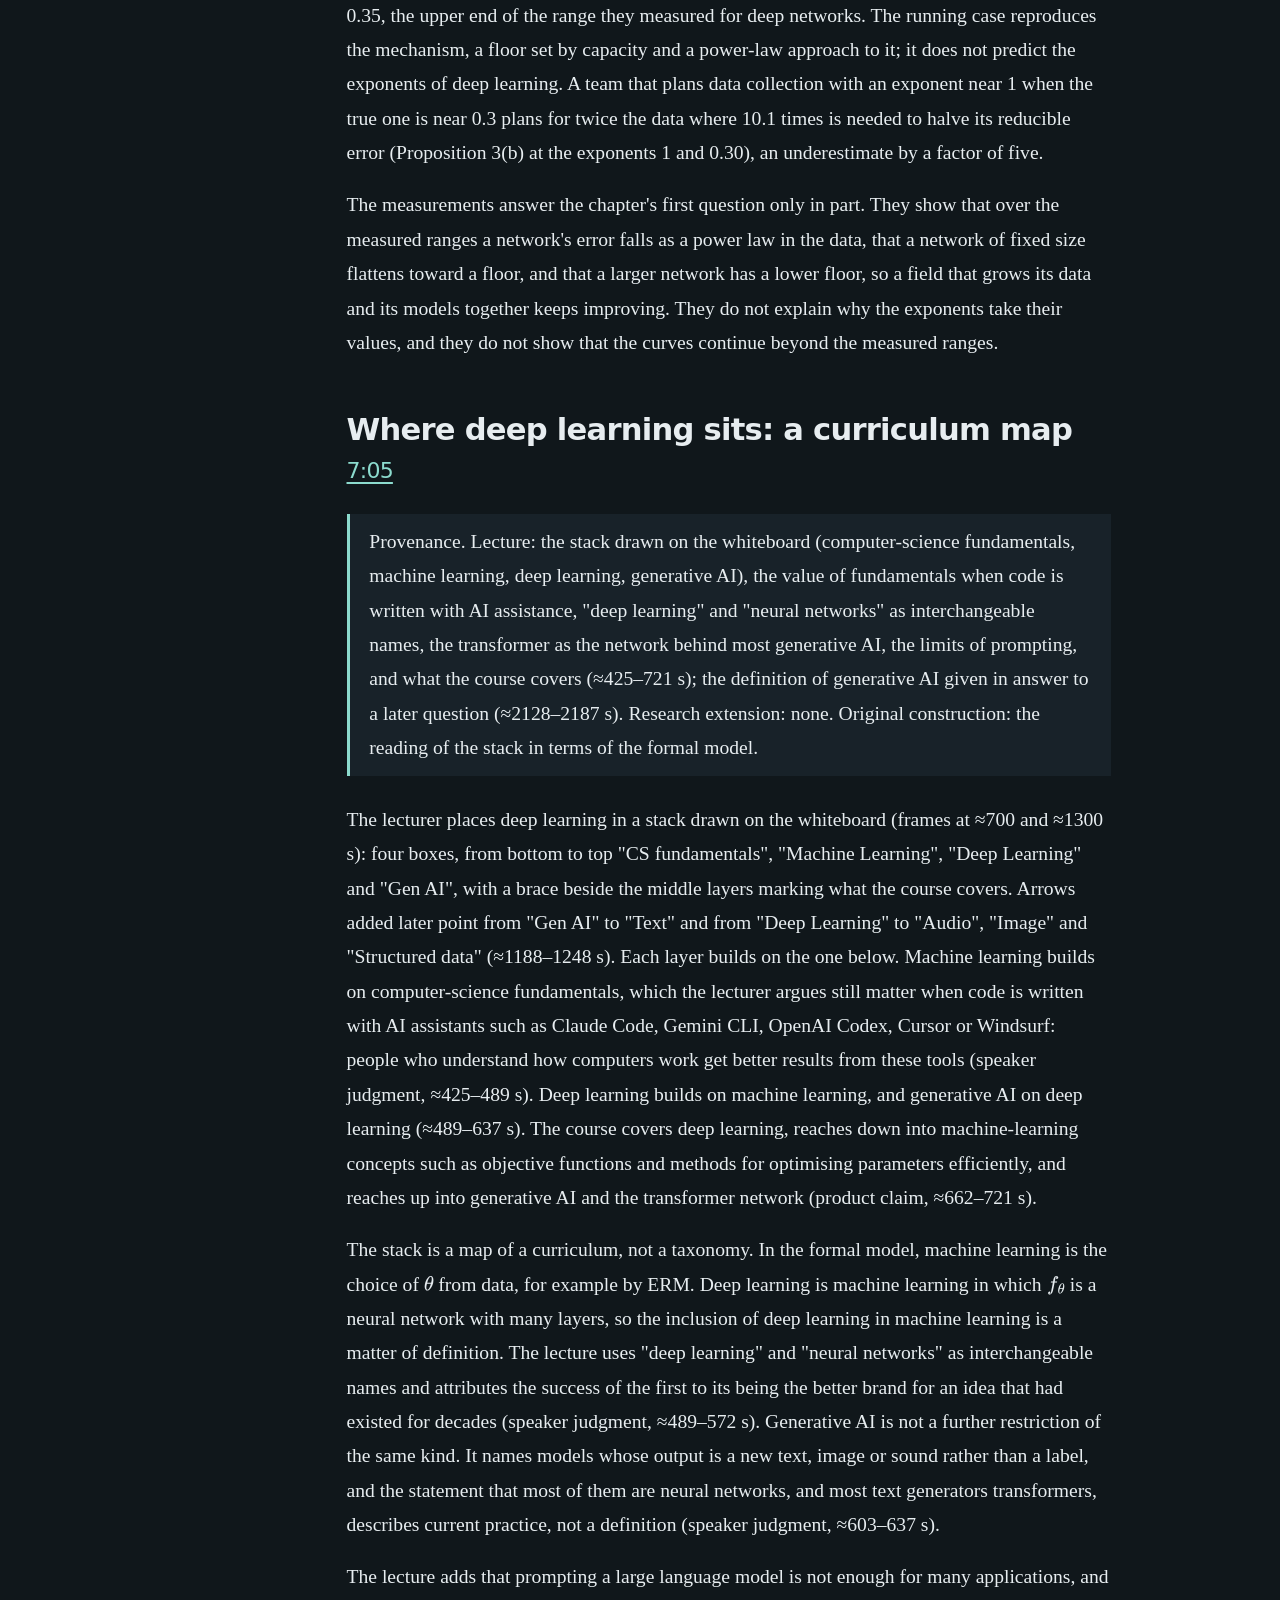
<file: lecture-01-introduction-to-deep-learning.html>
<!doctype html>
<html lang="en"><head><meta charset="utf-8"><meta name="viewport" content="width=device-width,initial-scale=1">
<meta name="color-scheme" content="dark light"><meta name="book-content-sha256" content="0ecdd137ebb463fd0bd95942bf1717f6e9bd7faa9135b14b1a29ecf94214eadb"><title>Learning curves, capacity, and the decision to collect more data · CS230: Deep Learning</title>
<link rel="stylesheet" href="assets/book.css"><script>window.MathJax={tex:{inlineMath:[['$','$'],['\\(','\\)']],displayMath:[['$$','$$'],['\\[','\\]']],processEscapes:true},svg:{fontCache:'local'},options:{skipHtmlTags:['script','noscript','style','textarea','pre','code']}};</script>
<script defer src="assets/mathjax-tex-svg.js"></script><script defer src="assets/book.js"></script></head>
<body><a class="skip" href="#main">Skip to content</a>
<header class="site-header"><a class="brand" href="index.html">CS230: Deep Learning · Autumn 2025</a><nav class="course-nav" aria-label="Book"><a href="index.html">Lectures</a><a href="source-map.html">Source map</a><a href="references.html">References</a><a href="numerical-lab.html">Numerical lab</a></nav></header>
<div class="layout"><aside class="toc" id="chapter-toc" aria-label="On this page"><h2>On this page</h2></aside><main id="main">
<div class="reading-tools" aria-label="Reading controls"><button id="theme-toggle" aria-pressed="false">Light theme</button><button id="text-toggle" aria-pressed="false">Larger text</button><button id="solutions-toggle" aria-pressed="false">Expand solutions</button><button id="print-page">Print with solutions</button></div>
<article id="chapter-content"><!-- BOOK-CONTENT-START --><header class="chapter-header"><p class="eyebrow">CS230 · Chapter 1 · Recording Lecture 1 · Autumn 2025</p><h1>Learning curves, capacity, and the decision to collect more data</h1>
<p class="lead">A team has a few hundred labelled examples and a model whose test error is too high for its product. It can spend months collecting ten times more data, train a larger model, buy more computing hardware, or change what the model is given to read. The opening lecture of CS230 makes two claims that bear on this choice: that the progress of deep learning over the last ten to fifteen years came from models that keep improving as data and computation grow while older learning algorithms stop improving, and that teams lose months pursuing the wrong option. This chapter asks what a measured learning curve can tell such a team, and what it cannot.</p>
<p>The answer needs a precise model of learning from examples, which this chapter builds and every later chapter uses: a dataset, a family of predictors indexed by parameters, a loss, the average loss on the training set, and the expected loss on the population the data came from. With that model, the lecture's whiteboard sketch becomes a statement about learning curves that can be compared with the measurements of Hestness et al. (2017) and Kaplan et al. (2020), and the lecture's advice about how much data to collect becomes a forecast whose error can be measured. The rest of the lecture, on the structure of the course, prototyping and careers, is recorded with the evidence behind each statement, which for most of it is the lecturer's experience.</p>
<div class="note"><p><strong>Source note.</strong> The chapter follows the in-person recording of <a href="https://www.youtube.com/watch?v=_NLHFoVNlbg">CS230 Lecture 1</a> (Andrew Ng, 2025-09-23, 3,617 s). The text of the recording was read from a local machine transcription (faster-whisper small.en), not from human captions; technical names and numbers in it were checked against what the recording shows and against the primary sources. The deck linked to Lecture 1 on the course syllabus is a Fall 2024 logistics deck by Kian Katanforoosh (29 pages). It does not match the recording, and only its pages 4 and 5 are used, for the titles of the five online courses and the weekly structure of the course. The whiteboard drawings and the slides shown in the recording, which are not in that deck, were viewed as video frames at ≈290, 330, 700, 1300, 1825, 2290, 2470 and 3030 s and in frames sampled every 15 s over 2185–3140 s and every 30 s over 3140–3616 s. Every cited paper was read on the page given in the citation; the textbook of Goodfellow, Bengio and Courville was read in the online HTML edition at deeplearningbook.org, which reproduces the printed pages and their page numbers. The lecture contains no equation. The mathematics below (the supervised-learning model, the power-law learning curve, a step-size condition for gradient descent and the probability that a portfolio of attempts succeeds) is what the lecture's claims need in order to be checked; each piece is a research extension or an original construction, and no sentence attributes it to the lecture. The running case, the figures, the code and the exercises are original teaching constructions unless a sentence says otherwise.</p>
<p><strong>Evidence labels.</strong> A claim that this page does not prove carries its evidence class beside it: <em>empirical result</em> (a measurement in a cited paper, with its page), <em>engineering check</em> (a number printed by this chapter's code or by shown arithmetic, valid for that fixture only), <em>product claim</em> (a statement by a company or an institution about its own product, price or course, not checked), or <em>speaker judgment</em> (the lecturer's opinion, experience or recollection, with the recording time). Definitions and results proved on the page carry no label. Each section opens with a provenance line that separates what the recording contains from research extensions and from this book's constructions.</p></div></header>

<section id="model"><h2>The question, and the model every chapter uses <a class="timestamp" href="https://www.youtube.com/watch?v=_NLHFoVNlbg&amp;t=5">0:05</a></h2>
<p class="note">Provenance. Lecture: the flipped format of the course, its aim, and the statement that much of the progress in AI over the last 10–15 years came from scaling (≈5–204 s). Research extension: the definitions of risk, empirical risk minimisation, generalisation error and the i.i.d. assumption in Goodfellow, Bengio and Courville. Original construction: the notation of the formal model, Propositions 1 and 2, and the running case.</p>
<p>CS230 is taught in a flipped format: the lectures that deliver the core material are edited online videos, and the in-person sessions are kept for discussion and questions (product claim, ≈34–118 s; the Fall 2024 deck, p. 5, likewise describes a week as online videos plus one lecture). The lecturer states the aim of the course as bringing students close to the state of the art in applying deep learning (product claim, ≈142–204 s). The same passage makes a claim about why the field moved: much of the progress of the last 10 to 15 years came from scaling, and deep learning succeeded because it can absorb large amounts of data (speaker judgment, ≈172–204 s). The next section compares that claim with measurements. First the objects it talks about need definitions.</p>
<h3>Learning from examples</h3>
<p>A <dfn>supervised learning</dfn> problem has inputs \(x\in\mathbb R^{n_x}\), vectors of \(n_x\) numbers such as measurements or pixel intensities, and targets \(y\); in this chapter \(y\in\{0,1\}\) is a class label. The pairs \((x,y)\) come from a fixed joint distribution \(p_{\mathrm{data}}\) that the learner does not know. A <dfn>training set</dfn> \(\mathcal D=\{(x^{(i)},y^{(i)})\}_{i=1}^m\) consists of \(m\) pairs drawn independently from \(p_{\mathrm{data}}\); the superscript \((i)\) indexes examples. Goodfellow, Bengio and Courville call this the i.i.d. assumption: the examples are independent of each other, and training and test examples are drawn from the same distribution (<a href="https://www.deeplearningbook.org/contents/ml.html"><em>Deep Learning</em>, 2016</a>, p. 109). A <dfn>model</dfn> is a family of functions \(f_\theta:\mathbb R^{n_x}\to\mathbb R^{n_y}\), with \(n_y=1\) throughout this chapter, indexed by a parameter vector \(\theta\in\mathbb R^{n_\theta}\), and the prediction for an input \(x\) is \(\hat y=f_\theta(x)\). A neural network is one such family; chapter 2 builds it. The running case below uses a simpler family.</p>
<p>A <dfn>per-example loss</dfn> \(\mathcal L(\hat y,y)\ge0\) scores one prediction. The <dfn>cost</dfn>, also called the empirical risk, is its average over the training set, and the <dfn>population risk</dfn> is its expectation over new pairs:</p>
\[J(\theta)=\frac1m\sum_{i=1}^m\mathcal L\bigl(f_\theta(x^{(i)}),y^{(i)}\bigr),\qquad \mathcal R(\theta)=\mathbb E_{(x,y)\sim p_{\mathrm{data}}}\,\mathcal L\bigl(f_\theta(x),y\bigr).\]
<p><dfn>Empirical risk minimisation</dfn> (ERM) chooses parameters \(\hat\theta\) that minimise \(J\), because \(\mathcal R\) cannot be computed without knowing \(p_{\mathrm{data}}\). <a href="https://www.deeplearningbook.org/contents/optimization.html">Goodfellow et al.</a> define the risk as the expected loss under the data-generating distribution (p. 272, eq. 8.2, where it is written \(J^*\)) and the empirical risk as its average over the training set, naming the training process "empirical risk minimization" (p. 273, eq. 8.3). What matters after training is \(\mathcal R(\hat\theta)\). The <dfn>generalisation gap</dfn> is \(\mathcal R(\hat\theta)-J(\hat\theta)\).</p>
<p>For a classifier two losses appear. Training minimises a smooth loss, in this chapter the <dfn>squared loss</dfn> \(\mathcal L(\hat y,y)=(\hat y-y)^2\). The number reported is the classification error. The rule "predict class 1 when \(f_\theta(x)&gt;\tfrac12\)" has the <dfn>0-1 risk</dfn></p>
\[\mathcal R_{01}(\theta)=\mathbb P_{(x,y)\sim p_{\mathrm{data}}}\Bigl(\mathbb 1\bigl[f_\theta(x)&gt;\tfrac12\bigr]\ne y\Bigr),\]
<p>the probability that the predicted label is wrong, where \(\mathbb 1[\cdot]\) equals 1 when its condition holds and 0 otherwise. Goodfellow et al. explain why training does not minimise \(\mathcal R_{01}\) directly: the 0-1 loss has a derivative that is zero or undefined everywhere, so training optimises a <em>surrogate</em> loss instead (p. 273). A guarantee about \(\mathcal R\) is therefore not a guarantee about \(\mathcal R_{01}\), and the two are kept apart below.</p>
<p><strong>Proposition 1 (the training cost is optimistic).</strong> Assume the \(m\) training pairs are drawn independently from \(p_{\mathrm{data}}\), that \(\hat\theta\) minimises \(J\) exactly over \(\mathbb R^{n_\theta}\) for every training set, and that some \(\theta^*\) minimises \(\mathcal R\) over \(\mathbb R^{n_\theta}\) with \(\mathcal R(\theta^*)\) finite. Then, with expectations taken over the training set,</p>
\[\mathbb E\bigl[J(\hat\theta)\bigr]\ \le\ \mathcal R(\theta^*)\ \le\ \mathbb E\bigl[\mathcal R(\hat\theta)\bigr].\]
<p><em>Proof.</em> For every training set, \(J(\hat\theta)\le J(\theta^*)\), because \(\hat\theta\) minimises \(J\). The vector \(\theta^*\) does not depend on the training set, so each term of \(J(\theta^*)\) is the loss of a fixed function on a fresh draw from \(p_{\mathrm{data}}\) and has expectation \(\mathcal R(\theta^*)\); hence \(\mathbb E[J(\theta^*)]=\mathcal R(\theta^*)\), and taking expectations in the first inequality gives the left half. The right half holds because \(\mathcal R(\theta^*)\le\mathcal R(\theta)\) for every \(\theta\), in particular for \(\theta=\hat\theta\). \(\blacksquare\)</p>
<p>The expected generalisation gap is therefore never negative. The training cost of the chosen parameters underestimates their population risk on average, because the same data both chose \(\theta\) and scored it. Goodfellow et al. state the inequality between expected test error and expected training error without a proof (p. 109). The argument also shows what does give an unbiased estimate: the average loss of \(\hat\theta\) on a separate <dfn>test set</dfn>, drawn from \(p_{\mathrm{data}}\) and not used to choose \(\hat\theta\), has expectation \(\mathcal R(\hat\theta)\) given \(\hat\theta\), for the same reason that \(J(\theta^*)\) has expectation \(\mathcal R(\theta^*)\).</p>
<p>Two limits belong beside Proposition 1. It concerns the loss that was minimised, here the squared loss, and says nothing directly about \(\mathcal R_{01}\). And it assumes an exact minimiser; a network trained by an iterative optimiser stopped after a finite number of steps is not one, and a choice among several trained models made on the test set turns that set into training data for the choice (chapter 6).</p>
<h3 id="running-case">The running case: sixteen weak measurements and three models</h3>
<p>Every mechanism in this chapter is tested on one distribution for which the best achievable error of every model has a closed form. A label \(y\in\{0,1\}\) is drawn with probability \(\tfrac12\) each. The input has \(n_x=16\) coordinates,</p>
\[x=(2y-1)\,\mu+\chi,\qquad \mu=(\tfrac12,\dots,\tfrac12)\in\mathbb R^{16},\qquad \chi\sim\mathcal N(0,I),\]
<p>where \(\mathcal N(0,I)\) is the standard Gaussian distribution on \(\mathbb R^{16}\), with mean 0 and identity covariance \(I\). Class 1 is a cloud of points around \(\mu\), class 0 a cloud around \(-\mu\), and \(\lVert\mu\rVert_2=2\). Each coordinate is a weak measurement: alone, it separates the two class means by 1 against noise of standard deviation 1. The classes become distinguishable only when many coordinates are combined.</p>
<p>Three models differ in capacity. The model with \(n_{\mathrm{feat}}\in\{1,4,16\}\) reads only the first \(n_{\mathrm{feat}}\) coordinates, written \(x_{1:n_{\mathrm{feat}}}\), and computes</p>
\[f_\theta(x)=b+w^\top x_{1:n_{\mathrm{feat}}},\qquad \theta=(b,w)\in\mathbb R^{n_{\mathrm{feat}}+1},\]
<p>with a <dfn>bias</dfn> \(b\in\mathbb R\) and a <dfn>weight vector</dfn> \(w\in\mathbb R^{n_{\mathrm{feat}}}\). It is trained by ERM with the squared loss and classifies by the rule \(f_\theta(x)&gt;\tfrac12\). The three models have 2, 5 and 17 parameters. Their capacity is restricted by the inputs they may use, which is the simplest restriction whose best error has a closed form. In a neural network the restriction comes from width and depth instead, and the best error of a given architecture cannot be computed; the running case exhibits the mechanism, not the numbers of any network. ERM has an exact solution here: \(J\) is a quadratic in \((b,w)\), and setting its gradient to zero gives a linear system, the normal equations, which the process section writes out after the Hessian; so no optimisation error enters the results.</p>
<p><strong>Proposition 2 (the floor of each model).</strong> Write \(\mu_{1:n_{\mathrm{feat}}}\) for the first \(n_{\mathrm{feat}}\) coordinates of \(\mu\). Over all \((b,w)\), the population risk under the squared loss is minimised by</p>
\[b^*=\tfrac12,\qquad w^*=\frac{\mu_{1:n_{\mathrm{feat}}}}{2\bigl(1+\lVert\mu_{1:n_{\mathrm{feat}}}\rVert_2^2\bigr)},\qquad \mathcal R(\theta^*)=\frac1{4\bigl(1+\lVert\mu_{1:n_{\mathrm{feat}}}\rVert_2^2\bigr)}.\]
<p>The rule \(f_{\theta^*}(x)&gt;\tfrac12\) has 0-1 risk \(\Phi\bigl(-\lVert\mu_{1:n_{\mathrm{feat}}}\rVert_2\bigr)\), where \(\Phi\) is the standard normal distribution function, and no classifier that sees only \(x_{1:n_{\mathrm{feat}}}\) has a lower 0-1 risk.</p>
<p><em>Proof.</em> For \(y\in\{0,1\}\), \(y(2y-1)=y\) and \((2y-1)^2=1\). Hence \(\mathbb E[x_{1:n_{\mathrm{feat}}}]=0\), \(\mathbb E[x_{1:n_{\mathrm{feat}}}\,y]=\tfrac12\mu_{1:n_{\mathrm{feat}}}\) and \(\mathbb E[x_{1:n_{\mathrm{feat}}}x_{1:n_{\mathrm{feat}}}^\top]=I+\mu_{1:n_{\mathrm{feat}}}\mu_{1:n_{\mathrm{feat}}}^\top\). The risk \(\mathcal R(b,w)=\mathbb E\bigl[(b+w^\top x_{1:n_{\mathrm{feat}}}-y)^2\bigr]\) is a quadratic whose Hessian, twice the second-moment matrix of \((1,x_{1:n_{\mathrm{feat}}})\), is positive definite, so its unique minimiser is the point where its gradient vanishes. Setting the derivative in \(b\) to zero gives \(b=\mathbb E[y]-w^\top\mathbb E[x_{1:n_{\mathrm{feat}}}]=\tfrac12\). Setting the gradient in \(w\) to zero gives \((I+\mu_{1:n_{\mathrm{feat}}}\mu_{1:n_{\mathrm{feat}}}^\top)\,w=\tfrac12\mu_{1:n_{\mathrm{feat}}}\), and since \((I+\mu_{1:n_{\mathrm{feat}}}\mu_{1:n_{\mathrm{feat}}}^\top)\,\mu_{1:n_{\mathrm{feat}}}=(1+\lVert\mu_{1:n_{\mathrm{feat}}}\rVert_2^2)\,\mu_{1:n_{\mathrm{feat}}}\), the solution is \(w^*\). At the minimiser the residual \(y-b^*-w^{*\top}x_{1:n_{\mathrm{feat}}}\) has mean 0 and is uncorrelated with \(x_{1:n_{\mathrm{feat}}}\) (the two gradient conditions), so multiplying it by itself equals, in expectation, multiplying it by \(y-\tfrac12\):</p>
\[\mathcal R(\theta^*)=\mathbb E\bigl[(y-b^*-w^{*\top}x_{1:n_{\mathrm{feat}}})(y-\tfrac12)\bigr]=\mathbb E\bigl[(y-\tfrac12)^2\bigr]-\tfrac12\,w^{*\top}\mu_{1:n_{\mathrm{feat}}}=\frac14-\frac{\lVert\mu_{1:n_{\mathrm{feat}}}\rVert_2^2}{4\bigl(1+\lVert\mu_{1:n_{\mathrm{feat}}}\rVert_2^2\bigr)},\]
<p>which equals the stated value. Because \(w^*\) is a positive multiple of \(\mu_{1:n_{\mathrm{feat}}}\), the rule \(f_{\theta^*}(x)&gt;\tfrac12\) is the rule \(\mu_{1:n_{\mathrm{feat}}}^\top x_{1:n_{\mathrm{feat}}}&gt;0\). Given \(y=1\), the score \(\mu_{1:n_{\mathrm{feat}}}^\top x_{1:n_{\mathrm{feat}}}=\lVert\mu_{1:n_{\mathrm{feat}}}\rVert_2^2+\mu_{1:n_{\mathrm{feat}}}^\top\chi_{1:n_{\mathrm{feat}}}\) is Gaussian with mean \(\lVert\mu_{1:n_{\mathrm{feat}}}\rVert_2^2\) and standard deviation \(\lVert\mu_{1:n_{\mathrm{feat}}}\rVert_2\), so the rule errs with probability \(\Phi(-\lVert\mu_{1:n_{\mathrm{feat}}}\rVert_2)\); the case \(y=0\) is symmetric. For optimality, \(x_{1:n_{\mathrm{feat}}}\) given the class is \(\mathcal N(\pm\mu_{1:n_{\mathrm{feat}}},I)\), so by Bayes' rule with equal priors the log-odds of class 1 are \(-\tfrac12\lVert x_{1:n_{\mathrm{feat}}}-\mu_{1:n_{\mathrm{feat}}}\rVert_2^2+\tfrac12\lVert x_{1:n_{\mathrm{feat}}}+\mu_{1:n_{\mathrm{feat}}}\rVert_2^2=2\mu_{1:n_{\mathrm{feat}}}^\top x_{1:n_{\mathrm{feat}}}\). Any rule that sees \(x_{1:n_{\mathrm{feat}}}\) errs there with probability at least the smaller of the two class posteriors, and the rule that picks the more probable class attains that bound; that rule is \(\mu_{1:n_{\mathrm{feat}}}^\top x_{1:n_{\mathrm{feat}}}&gt;0\). \(\blacksquare\)</p>
<div class="table-wrap"><table><thead><tr><th scope="col">\(n_{\mathrm{feat}}\)</th><th scope="col">parameters</th><th scope="col">\(\lVert\mu_{1:n_{\mathrm{feat}}}\rVert_2\)</th><th scope="col">floor \(\Phi(-\lVert\mu_{1:n_{\mathrm{feat}}}\rVert_2)\)</th><th scope="col">\(\mathcal R(\theta^*)\)</th></tr></thead><tbody>
<tr><td>1</td><td>2</td><td>0.5</td><td>0.3085</td><td>0.200</td></tr>
<tr><td>4</td><td>5</td><td>1.0</td><td>0.1587</td><td>0.125</td></tr>
<tr><td>16</td><td>17</td><td>2.0</td><td>0.0228</td><td>0.050</td></tr>
</tbody></table></div>
<p>As \(m\) grows, the least-squares solution converges to \((b^*,w^*)\), because it is a continuous function of the sample moments, which converge to the population moments above; the 0-1 risk of the trained rule then approaches \(\Phi(-\lVert\mu_{1:n_{\mathrm{feat}}}\rVert_2)\). This limit is the <dfn>floor</dfn> of the model family. Only the 16-input model's floor, 0.0228, is the lowest error any classifier can reach on this problem, its <dfn>Bayes error</dfn>. The floors 0.3085 and 0.1587 of the smaller models are limits of their capacity: the information they need is in coordinates they do not read.</p>
<p>The curves below need the risks of an arbitrary trained rule, not only of \((b^*,w^*)\). For any \((b,w)\) with \(w\ne0\), the score \(b+w^\top x_{1:n_{\mathrm{feat}}}\) given \(y=1\) equals \(b+w^\top\mu_{1:n_{\mathrm{feat}}}+w^\top\chi_{1:n_{\mathrm{feat}}}\), which is Gaussian with mean \(b+w^\top\mu_{1:n_{\mathrm{feat}}}\) and standard deviation \(\lVert w\rVert_2\); given \(y=0\) its mean is \(b-w^\top\mu_{1:n_{\mathrm{feat}}}\) with the same standard deviation. The rule \(b+w^\top x_{1:n_{\mathrm{feat}}}&gt;\tfrac12\) therefore misclassifies a class-1 point with probability \(\Phi\bigl((\tfrac12-b-w^\top\mu_{1:n_{\mathrm{feat}}})/\lVert w\rVert_2\bigr)\) and a class-0 point with probability \(\Phi\bigl((b-w^\top\mu_{1:n_{\mathrm{feat}}}-\tfrac12)/\lVert w\rVert_2\bigr)\), and with equal class probabilities</p>
\[\mathcal R_{01}(b,w)=\tfrac12\,\Phi\Bigl(\frac{\tfrac12-b-w^\top\mu_{1:n_{\mathrm{feat}}}}{\lVert w\rVert_2}\Bigr)+\tfrac12\,\Phi\Bigl(\frac{b-w^\top\mu_{1:n_{\mathrm{feat}}}-\tfrac12}{\lVert w\rVert_2}\Bigr).\]
<p>The squared-loss risk of the same rule is the average over the two classes of the expected squared distance between score and label. In class 1 the expectation is \(\mathbb E\bigl[(b+w^\top\mu_{1:n_{\mathrm{feat}}}-1+w^\top\chi_{1:n_{\mathrm{feat}}})^2\bigr]=(b+w^\top\mu_{1:n_{\mathrm{feat}}}-1)^2+\lVert w\rVert_2^2\), because \(w^\top\chi_{1:n_{\mathrm{feat}}}\) has mean 0 and variance \(\lVert w\rVert_2^2\); in class 0 it is \((b-w^\top\mu_{1:n_{\mathrm{feat}}})^2+\lVert w\rVert_2^2\). Hence</p>
\[\mathcal R(b,w)=\lVert w\rVert_2^2+\tfrac12\bigl(b+w^\top\mu_{1:n_{\mathrm{feat}}}-1\bigr)^2+\tfrac12\bigl(b-w^\top\mu_{1:n_{\mathrm{feat}}}\bigr)^2.\]
<p>At \((b^*,w^*)\) these give the values in Proposition 2. For \(n_{\mathrm{feat}}=16\), \(b^*=\tfrac12\), \(w^*=\mu/10\), so \(w^{*\top}\mu=0.4\) and \(\lVert w^*\rVert_2=0.2\); both arguments of \(\Phi\) equal \((\tfrac12-\tfrac12-0.4)/0.2=-2\), giving 0.0228, and the squared-loss risk is \(0.04+\tfrac12(0.01)+\tfrac12(0.01)=0.050\). The program in the laboratory section evaluates these two formulas at every trained \((b,w)\); no test set is sampled, so the curves carry no test-set noise.</p>
<p>Proposition 1 can be seen in the same fixture. For the 16-input model trained on \(m=40\) examples, the average over 200 training sets of \(J(\hat\theta)\) is 0.0284 and that of \(\mathcal R(\hat\theta)\) is 0.088, on either side of \(\mathcal R(\theta^*)=0.050\) (engineering check). The gap is wide because 17 parameters are fitted to 40 examples.</p></section>

<section id="scaling"><h2>The plateau sketch and the measured learning curves <a class="timestamp" href="https://www.youtube.com/watch?v=_NLHFoVNlbg&amp;t=172">2:52</a></h2>
<p class="note">Provenance. Lecture: the whiteboard figure of performance against amount of data for older algorithms and for small, medium and large neural networks; speech recognition as the example; the Stanford work on graphics processors and the story of the first machine; the Baidu and OpenAI scaling papers (≈172–425 s). Research extension: the learning-curve measurements of Hestness et al., the scaling fits of Kaplan et al., the GPU paper of Raina, Madhavan and Ng, and the statement on fixed-capacity models in Goodfellow et al. Original construction: the learning-curve definition as used here, Proposition 3, Figure 1, and the floors computed from Kaplan et al.'s constants.</p>
<p>The lecturer draws a figure on the whiteboard (video frames at ≈290 and ≈330 s). The vertical axis is labelled "performance" and the horizontal axis "Data", and several curves rise from a common origin. The lowest, for older algorithms such as logistic regression and decision trees, flattens early; curves labelled "Small NN" and, higher, "Large NN", with a medium network between them, keep rising longer (≈204–295 s). The drawing has no scale and no numbers. With speech recognition as the example, the lecturer says that older algorithms stopped improving even as tens of thousands of hours of audio were added, while larger networks kept improving (speaker judgment, ≈233–295 s). The drawing is a qualitative sketch of a claim, not a measurement. Measured versions exist, and comparing them with the sketch needs one definition.</p>
<p>A <dfn>learning curve</dfn> is the expected test error as a function of the number of training examples,</p>
\[\mathrm{Err}(m)=\mathbb E_{\mathcal D}\bigl[\mathcal R_{01}(\hat\theta_{\mathcal D})\bigr],\]
<p>where \(\hat\theta_{\mathcal D}\) is the ERM solution for a training set \(\mathcal D\) of size \(m\) and the expectation is over training sets. It differs from a training curve, which plots the cost against optimisation steps on one fixed dataset; Hestness et al. draw the same distinction (p. 2, footnote 1). The sketch's "performance" axis is \(\mathrm{Err}\) turned upside down.</p>
<h3>What was measured</h3>
<p><a href="https://arxiv.org/abs/1712.00409">Hestness et al. (2017)</a>, of Baidu Research, trained state-of-the-art models on subsets ("shards") of large training sets, with sizes spanning two to three orders of magnitude in steps of about 2 (p. 4), in machine translation, language modelling, image classification and speech recognition (p. 2). They write a learning curve as \(\varepsilon(m)=\alpha m^{\beta_g}\) and, for a model of fixed size, as \(\varepsilon(m)=\alpha m^{\beta_g}+\gamma\), where \(\gamma\) is "the error when the model family has exhausted its capacity" (p. 5). This book writes the second form as</p>
\[\mathrm{Err}(m)\approx\mathrm{Err}_{\mathrm{irr}}+\Lambda\,m^{-\xi},\qquad \Lambda&gt;0,\ \ \xi&gt;0,\]
<p>with scale \(\Lambda=\alpha\), exponent \(\xi=-\beta_g\), and floor \(\mathrm{Err}_{\mathrm{irr}}=\gamma\). Their findings, each an empirical result for the models and data they tested, are these:</p>
<ul>
<li>Power-law learning curves appeared in all four domains, with exponents \(\xi\) that usually settled between 0.07 and 0.35 (their \(\beta_g\) between −0.07 and −0.35), against 0.5 or 1 predicted by earlier theory (p. 2).</li>
<li>In translation, two fixed-size models with 208 and 512 hidden units per layer followed \(\mathrm{Err}_{208}(N_{\mathrm{tok}})=0.39+41.2\,N_{\mathrm{tok}}^{-0.36}\) and \(\mathrm{Err}_{512}(N_{\mathrm{tok}})=0.32+21.5\,N_{\mathrm{tok}}^{-0.30}\) (the paper writes \(\varepsilon_{208}\), \(\varepsilon_{512}\)), with the training-set size counted in tokens, this book's \(N_{\mathrm{tok}}\), between \(2^{20}\) and \(2^{27}\) (p. 6, Figure 1); the power-law reading below (Proposition 3) applies with \(m\) read as \(N_{\mathrm{tok}}\). The larger model has the lower floor.</li>
<li>In speech recognition, a model with 1.7 million parameters stopped improving from around 170 hours of audio and one with 6 million from around 860 hours, while one with 87 million stayed close to the power-law trend up to larger datasets (p. 10, Figure 5).</li>
<li>Better architectures shifted learning curves down but did not change the exponent (p. 2, p. 11), and the exponents are "yet to be explained by theoretical work" (p. 1).</li>
</ul>
<p>The speech result is the measured counterpart of the whiteboard sketch in one respect: networks of fixed size flatten, and larger ones flatten later and lower. It is not evidence for the lecture's statement about older speech-recognition algorithms, which Hestness et al. did not test; that statement remains speaker judgment. Their Figure 6 (p. 11), which divides a learning curve into a small-data region, a power-law region and an irreducible-error region, is itself a sketch, and the authors state that they had not yet reached the irreducible-error region for any real application in their study (p. 11).</p>
<p><a href="https://arxiv.org/abs/2001.08361">Kaplan et al. (2020)</a>, of OpenAI, measured the test cross-entropy loss, in nats per token (p. 6), of Transformer language models as a function of the number of parameters \(N_{\mathrm{param}}\), excluding embeddings, and the number of training tokens \(N_{\mathrm{tok}}\). They write these as \(N\) and \(D\) and the loss as \(L\); this book reserves \(D\) for a discriminator (chapter 4) and \(L\) for a number of layers (chapter 2). Their joint fit, eq. 1.5 (p. 5), is in this book's letters</p>
\[\mathcal R_{\mathrm{fit}}(N_{\mathrm{param}},N_{\mathrm{tok}})=\Bigl[\Bigl(\frac{N_{\mathrm{param}}^{\mathrm c}}{N_{\mathrm{param}}}\Bigr)^{\xi_{\mathrm{param}}/\xi_{\mathrm{tok}}}+\frac{N_{\mathrm{tok}}^{\mathrm c}}{N_{\mathrm{tok}}}\Bigr]^{\xi_{\mathrm{tok}}},\]
<p>with the constants of their Table 2 (p. 11): exponents \(\xi_{\mathrm{param}}=0.076\) and \(\xi_{\mathrm{tok}}=0.103\) and scale constants \(N_{\mathrm{param}}^{\mathrm c}=6.4\times10^{13}\) parameters and \(N_{\mathrm{tok}}^{\mathrm c}=1.8\times10^{13}\) tokens (their \(\alpha_N,\alpha_D,N_c,D_c\)). The two one-variable laws that eq. 1.5 combines were fitted separately (p. 4): for models trained to convergence on enough data, \(\mathcal R_{\mathrm{fit}}=(N_{\mathrm{param}}^{\mathrm c}/N_{\mathrm{param}})^{\xi_{\mathrm{param}}}\) with \(\xi_{\mathrm{param}}\approx0.076\) and \(N_{\mathrm{param}}^{\mathrm c}\approx8.8\times10^{13}\) (eq. 1.1), and for large models trained on a limited dataset with early stopping, \(\mathcal R_{\mathrm{fit}}=(N_{\mathrm{tok}}^{\mathrm c}/N_{\mathrm{tok}})^{\xi_{\mathrm{tok}}}\) with \(\xi_{\mathrm{tok}}\approx0.095\) and \(N_{\mathrm{tok}}^{\mathrm c}\approx5.4\times10^{13}\) (eq. 1.2). The authors note that the joint fit's parameters "differ very slightly" from the one-variable fits because the joint fit is made to the whole surface (p. 11). The fits hold across six orders of magnitude in model size but over only two orders of magnitude in dataset size (p. 5), and the constants "do not have a fundamental meaning" because they depend on the vocabulary and tokenisation (p. 5).</p>
<p>The fixed-size plateau follows from the formula. For fixed \(N_{\mathrm{param}}\), the bracket decreases as \(N_{\mathrm{tok}}\) grows and tends to \((N_{\mathrm{param}}^{\mathrm c}/N_{\mathrm{param}})^{\xi_{\mathrm{param}}/\xi_{\mathrm{tok}}}\); since the outer exponent is positive, \(\mathcal R_{\mathrm{fit}}\) decreases toward</p>
\[\lim_{N_{\mathrm{tok}}\to\infty}\mathcal R_{\mathrm{fit}}(N_{\mathrm{param}},N_{\mathrm{tok}})=\Bigl(\frac{N_{\mathrm{param}}^{\mathrm c}}{N_{\mathrm{param}}}\Bigr)^{\xi_{\mathrm{param}}},\]
<p>which has the form of their eq. 1.1 and falls as \(N_{\mathrm{param}}\) grows. Kaplan et al. chose the form of eq. 1.5 so that it has this limit (p. 10). For the smallest model in their Figure 4, with 393.2 thousand parameters, the limit with the Table 2 constants is \((6.4\times10^{13}/3.932\times10^5)^{0.076}=4.21\) nats per token, and eq. 1.1 with its own constants gives \((8.8\times10^{13}/3.932\times10^5)^{0.076}=4.31\); for the largest, with 708 million, the two values are \((6.4\times10^{13}/7.08\times10^{8})^{0.076}=2.38\) and \((8.8\times10^{13}/7.08\times10^{8})^{0.076}=2.44\) (engineering check by shown arithmetic from the published constants). The 0.06 to 0.10 nats between the two fits is the size of the disagreement the authors call slight. Figure 4 (left panel, p. 5) shows the smallest model's loss levelling near 4.3 and the largest reaching about 2.4, below the lowest tick of 2.5, at the largest dataset shown (empirical result). Doubling the parameters lowers the floor by the factor \(2^{-0.076}=0.95\), the factor the authors quote (p. 5). The sketch's picture, in which each network flattens and a larger network flattens lower, is what this fit states over the measured ranges.</p>
<p>Two statements in the same paper limit how far the fits reach. The data law, eq. 1.2, has no floor: it predicts a loss that falls toward zero. The authors write that performance "must flatten out eventually before reaching zero loss" (p. 3) and that the trends "must eventually level off" because natural language has non-zero entropy (p. 17). Any use of these fits beyond the measured ranges is a forecast, not a measurement.</p>
<p>The lecture ties the scale-up to hardware. It credits Stanford papers from about 15 years earlier with early work on training neural networks on graphics processors programmed in CUDA (speaker judgment, ≈294–318 s; the paper below corroborates the date and the method). <a href="https://ai.stanford.edu/~ang/papers/icml09-LargeScaleUnsupervisedDeepLearningGPU.pdf">Raina, Madhavan and Ng (2009)</a> report a graphics-processor implementation of deep-belief-network learning "up to 70 times faster than a dual-core CPU implementation for large models", which reduced the time to train a four-layer network with 100 million parameters "from several weeks to around a single day" (p. 1; empirical result for their 2009 hardware); they use Nvidia's CUDA programming model (p. 2). The recording adds that the lecturer's first GPU machine was built by Ian Goodfellow, then an undergraduate, in his dormitory room (speaker judgment, ≈318–343 s). The paper's acknowledgments thank Ian Goodfellow, with two others, "for help with assembling the hardware" (p. 7). That corroborates his part in building the hardware; it does not establish the dormitory or that the machine was the first of its kind. The recording's further statement that the predictability of scaling drove investment in data centres is speaker judgment (≈401–425 s).</p>
<h3>What a power law states, and what it does not</h3>
<p><strong>Proposition 3 (reading a power-law learning curve).</strong> Suppose \(\mathrm{Err}(m)=\mathrm{Err}_{\mathrm{irr}}+\Lambda m^{-\xi}\) with \(\Lambda&gt;0\) and \(\xi&gt;0\) for all \(m\) in a range. Then, within that range:</p>
<p>(a) \(\log\bigl(\mathrm{Err}(m)-\mathrm{Err}_{\mathrm{irr}}\bigr)=\log\Lambda-\xi\log m\), a straight line of slope \(-\xi\) on log-log axes;<br>(b) doubling the data multiplies the reducible error by a constant: \(\mathrm{Err}(2m)-\mathrm{Err}_{\mathrm{irr}}=2^{-\xi}\bigl(\mathrm{Err}(m)-\mathrm{Err}_{\mathrm{irr}}\bigr)\);<br>(c) a target error \(\mathrm{Err}_{\mathrm{tgt}}&gt;\mathrm{Err}_{\mathrm{irr}}\) is reached at \(m_{\mathrm{tgt}}=\bigl(\Lambda/(\mathrm{Err}_{\mathrm{tgt}}-\mathrm{Err}_{\mathrm{irr}})\bigr)^{1/\xi}\), and a target \(\mathrm{Err}_{\mathrm{tgt}}\le\mathrm{Err}_{\mathrm{irr}}\) is reached by no \(m\);<br>(d) the slope of the curve itself on log-log axes is \(\dfrac{d\log\mathrm{Err}}{d\log m}=-\xi\Bigl(1-\dfrac{\mathrm{Err}_{\mathrm{irr}}}{\mathrm{Err}(m)}\Bigr)\).</p>
<p><em>Proof.</em> (a) Take logarithms of \(\mathrm{Err}(m)-\mathrm{Err}_{\mathrm{irr}}=\Lambda m^{-\xi}\). (b) \(\Lambda(2m)^{-\xi}=2^{-\xi}\Lambda m^{-\xi}\). (c) Solve \(\Lambda m^{-\xi}=\mathrm{Err}_{\mathrm{tgt}}-\mathrm{Err}_{\mathrm{irr}}\) for \(m\); if the right side is not positive there is no solution, because \(\Lambda m^{-\xi}&gt;0\). (d) By the chain rule, \(d\log\mathrm{Err}/d\log m=(m/\mathrm{Err})\,d\mathrm{Err}/dm=(m/\mathrm{Err})(-\xi\Lambda m^{-\xi-1})=-\xi\Lambda m^{-\xi}/\mathrm{Err}=-\xi\,(\mathrm{Err}-\mathrm{Err}_{\mathrm{irr}})/\mathrm{Err}\). \(\blacksquare\)</p>
<p>Part (d) is the plateau of the sketch in a formula. The slope of the curve on log-log axes is the exponent scaled by the fraction of the error that is still reducible, so the curve flattens as \(\mathrm{Err}(m)\) approaches the floor, even though the reducible part keeps shrinking by the factor \(2^{-\xi}\) at every doubling. A model family looks saturated once its reducible error is small compared with its floor. Parts (a)–(c) hold only inside the range where the formula was fitted; the proposition says nothing about sizes outside it.</p>
<p>Part (b) turns an exponent into a data budget. Halving the reducible error takes \(2^{1/\xi}\) times the data: twice as much at \(\xi=1\), 10.1 times at the speech exponent \(\xi=0.30\) of Hestness et al. (p. 10), and 225 times at \(\xi=0.128\), the exponent they project for their composite translation curve, which uses the best model at each size (p. 6). Kaplan et al.'s data law, eq. 1.2, has \(\xi_{\mathrm{tok}}=0.095\) and no floor, so doubling the tokens multiplies the loss by \(2^{-0.095}=0.936\) (engineering check by shown arithmetic for each number in this paragraph).</p>
<p>Figure 1 shows the running case. For each model and each \(m\in\{40,80,160,\dots,5120\}\), doubling at each step, the code below draws 200 training sets, solves ERM exactly, and computes the exact 0-1 risk of each solution; \(\mathrm{Err}(m)\) is the average (engineering check). The grid starts at 40, more than twice the 17 parameters of the largest model; with fewer than 17 examples that model has no unique least-squares solution. Each curve falls toward its floor from Proposition 2. The 1-input model is within 0.0012 of its floor 0.3085 by \(m=320\) and gains almost nothing from the next 4,800 examples; the 16-input model is still 0.0033 above its floor at \(m=320\), reaches 0.0230 at 5,120, and has the lowest error at every size shown. The two smaller models are instances of the statement in Goodfellow et al. that "any fixed parametric model with less than optimal capacity will asymptote to an error value that exceeds the Bayes error" (p. 114).</p>
<figure id="fig-curves"><svg viewBox="0 0 460 280" role="img" aria-labelledby="fig1-t"><title id="fig1-t">Learning curves of three least-squares classifiers in the running case</title><polyline points="60.0,20.0 60.0,230.0 440.0,230.0" style="stroke:currentColor;stroke-width:1.2;fill:none"/><line x1="76.0" y1="230.0" x2="76.0" y2="234.0" style="stroke:currentColor;stroke-width:1.2"/><text x="76.0" y="247.0" style="fill:currentColor;font:12px system-ui,sans-serif" text-anchor="middle">40</text><line x1="125.7" y1="230.0" x2="125.7" y2="234.0" style="stroke:currentColor;stroke-width:1.2"/><text x="125.7" y="247.0" style="fill:currentColor;font:12px system-ui,sans-serif" text-anchor="middle">80</text><line x1="175.4" y1="230.0" x2="175.4" y2="234.0" style="stroke:currentColor;stroke-width:1.2"/><text x="175.4" y="247.0" style="fill:currentColor;font:12px system-ui,sans-serif" text-anchor="middle">160</text><line x1="225.1" y1="230.0" x2="225.1" y2="234.0" style="stroke:currentColor;stroke-width:1.2"/><text x="225.1" y="247.0" style="fill:currentColor;font:12px system-ui,sans-serif" text-anchor="middle">320</text><line x1="274.9" y1="230.0" x2="274.9" y2="234.0" style="stroke:currentColor;stroke-width:1.2"/><text x="274.9" y="247.0" style="fill:currentColor;font:12px system-ui,sans-serif" text-anchor="middle">640</text><line x1="324.6" y1="230.0" x2="324.6" y2="234.0" style="stroke:currentColor;stroke-width:1.2"/><text x="324.6" y="247.0" style="fill:currentColor;font:12px system-ui,sans-serif" text-anchor="middle">1280</text><line x1="374.3" y1="230.0" x2="374.3" y2="234.0" style="stroke:currentColor;stroke-width:1.2"/><text x="374.3" y="247.0" style="fill:currentColor;font:12px system-ui,sans-serif" text-anchor="middle">2560</text><line x1="424.0" y1="230.0" x2="424.0" y2="234.0" style="stroke:currentColor;stroke-width:1.2"/><text x="424.0" y="247.0" style="fill:currentColor;font:12px system-ui,sans-serif" text-anchor="middle">5120</text><line x1="56.0" y1="230.0" x2="60.0" y2="230.0" style="stroke:currentColor;stroke-width:1.2"/><text x="53.0" y="234.0" style="fill:currentColor;font:12px system-ui,sans-serif" text-anchor="end">0.0</text><line x1="56.0" y1="170.0" x2="60.0" y2="170.0" style="stroke:currentColor;stroke-width:1.2"/><text x="53.0" y="174.0" style="fill:currentColor;font:12px system-ui,sans-serif" text-anchor="end">0.1</text><line x1="56.0" y1="110.0" x2="60.0" y2="110.0" style="stroke:currentColor;stroke-width:1.2"/><text x="53.0" y="114.0" style="fill:currentColor;font:12px system-ui,sans-serif" text-anchor="end">0.2</text><line x1="56.0" y1="50.0" x2="60.0" y2="50.0" style="stroke:currentColor;stroke-width:1.2"/><text x="53.0" y="54.0" style="fill:currentColor;font:12px system-ui,sans-serif" text-anchor="end">0.3</text><text x="250.0" y="266.0" style="fill:currentColor;font:12px system-ui,sans-serif" text-anchor="middle">training examples m (log scale)</text><text x="14" y="125.0" style="fill:currentColor;font:12px system-ui,sans-serif" text-anchor="middle" transform="rotate(-90 14 125.0)">test error Err(m)</text><polyline points="76.0,35.7 125.7,41.1 175.4,43.3 225.1,44.2 274.9,44.3 324.6,44.7 374.3,44.8 424.0,44.8" style="stroke:#e0803a;stroke-width:2.2;fill:none"/><circle cx="76.0" cy="35.7" r="3" style="fill:#e0803a"/><circle cx="125.7" cy="41.1" r="3" style="fill:#e0803a"/><circle cx="175.4" cy="43.3" r="3" style="fill:#e0803a"/><circle cx="225.1" cy="44.2" r="3" style="fill:#e0803a"/><circle cx="274.9" cy="44.3" r="3" style="fill:#e0803a"/><circle cx="324.6" cy="44.7" r="3" style="fill:#e0803a"/><circle cx="374.3" cy="44.8" r="3" style="fill:#e0803a"/><circle cx="424.0" cy="44.8" r="3" style="fill:#e0803a"/><line x1="60.0" y1="44.9" x2="440.0" y2="44.9" style="stroke:#e0803a;stroke-width:1.2;stroke-dasharray:5 4"/><text x="436.0" y="37.9" style="fill:currentColor;font:12px system-ui,sans-serif" text-anchor="end">reads 1 input; floor 0.3085</text><polyline points="76.0,120.5 125.7,127.8 175.4,131.0 225.1,132.9 274.9,134.0 324.6,134.3 374.3,134.6 424.0,134.7" style="stroke:var(--accent);stroke-width:2.2;fill:none"/><circle cx="76.0" cy="120.5" r="3" style="fill:var(--accent)"/><circle cx="125.7" cy="127.8" r="3" style="fill:var(--accent)"/><circle cx="175.4" cy="131.0" r="3" style="fill:var(--accent)"/><circle cx="225.1" cy="132.9" r="3" style="fill:var(--accent)"/><circle cx="274.9" cy="134.0" r="3" style="fill:var(--accent)"/><circle cx="324.6" cy="134.3" r="3" style="fill:var(--accent)"/><circle cx="374.3" cy="134.6" r="3" style="fill:var(--accent)"/><circle cx="424.0" cy="134.7" r="3" style="fill:var(--accent)"/><line x1="60.0" y1="134.8" x2="440.0" y2="134.8" style="stroke:var(--accent);stroke-width:1.2;stroke-dasharray:5 4"/><text x="436.0" y="127.8" style="fill:currentColor;font:12px system-ui,sans-serif" text-anchor="end">reads 4 inputs; floor 0.1587</text><polyline points="76.0,186.6 125.7,205.1 175.4,211.7 225.1,214.3 274.9,215.3 324.6,215.9 374.3,216.1 424.0,216.2" style="stroke:currentColor;stroke-width:2.2;fill:none"/><circle cx="76.0" cy="186.6" r="3" style="fill:currentColor"/><circle cx="125.7" cy="205.1" r="3" style="fill:currentColor"/><circle cx="175.4" cy="211.7" r="3" style="fill:currentColor"/><circle cx="225.1" cy="214.3" r="3" style="fill:currentColor"/><circle cx="274.9" cy="215.3" r="3" style="fill:currentColor"/><circle cx="324.6" cy="215.9" r="3" style="fill:currentColor"/><circle cx="374.3" cy="216.1" r="3" style="fill:currentColor"/><circle cx="424.0" cy="216.2" r="3" style="fill:currentColor"/><line x1="60.0" y1="216.3" x2="440.0" y2="216.3" style="stroke:currentColor;stroke-width:1.2;stroke-dasharray:5 4"/><text x="436.0" y="190.3" style="fill:currentColor;font:12px system-ui,sans-serif" text-anchor="end">reads 16 inputs; floor 0.0228</text></svg><figcaption>Figure 1. Learning curves \(\mathrm{Err}(m)\) of the three running-case models, each point the average exact 0-1 risk over 200 training sets; dashed lines are the floors \(\Phi(-\lVert\mu_{1:n_{\mathrm{feat}}}\rVert_2)\) of Proposition 2. The small models flatten early at floors set by the inputs they cannot read; the 16-input model approaches the Bayes error 0.0228. Original construction; the data come from the program in the laboratory section.</figcaption></figure>
<p>The local exponent of the 16-input model's reducible error, measured between consecutive sizes, is 1.40, 1.27, 1.19, 0.95, 1.08, 0.90 and 1.08 (engineering check). These values are near 1, one of the two values that Hestness et al. attribute to earlier theory (p. 2), and each is at least 2.5 times 0.35, the upper end of the range they measured for deep networks. The running case reproduces the mechanism, a floor set by capacity and a power-law approach to it; it does not predict the exponents of deep learning. A team that plans data collection with an exponent near 1 when the true one is near 0.3 plans for twice the data where 10.1 times is needed to halve its reducible error (Proposition 3(b) at the exponents 1 and 0.30), an underestimate by a factor of five.</p>
<p>The measurements answer the chapter's first question only in part. They show that over the measured ranges a network's error falls as a power law in the data, that a network of fixed size flattens toward a floor, and that a larger network has a lower floor, so a field that grows its data and its models together keeps improving. They do not explain why the exponents take their values, and they do not show that the curves continue beyond the measured ranges.</p></section>

<section id="map"><h2>Where deep learning sits: a curriculum map <a class="timestamp" href="https://www.youtube.com/watch?v=_NLHFoVNlbg&amp;t=425">7:05</a></h2>
<p class="note">Provenance. Lecture: the stack drawn on the whiteboard (computer-science fundamentals, machine learning, deep learning, generative AI), the value of fundamentals when code is written with AI assistance, "deep learning" and "neural networks" as interchangeable names, the transformer as the network behind most generative AI, the limits of prompting, and what the course covers (≈425–721 s); the definition of generative AI given in answer to a later question (≈2128–2187 s). Research extension: none. Original construction: the reading of the stack in terms of the formal model.</p>
<p>The lecturer places deep learning in a stack drawn on the whiteboard (frames at ≈700 and ≈1300 s): four boxes, from bottom to top "CS fundamentals", "Machine Learning", "Deep Learning" and "Gen AI", with a brace beside the middle layers marking what the course covers. Arrows added later point from "Gen AI" to "Text" and from "Deep Learning" to "Audio", "Image" and "Structured data" (≈1188–1248 s). Each layer builds on the one below. Machine learning builds on computer-science fundamentals, which the lecturer argues still matter when code is written with AI assistants such as Claude Code, Gemini CLI, OpenAI Codex, Cursor or Windsurf: people who understand how computers work get better results from these tools (speaker judgment, ≈425–489 s). Deep learning builds on machine learning, and generative AI on deep learning (≈489–637 s). The course covers deep learning, reaches down into machine-learning concepts such as objective functions and methods for optimising parameters efficiently, and reaches up into generative AI and the transformer network (product claim, ≈662–721 s).</p>
<p>The stack is a map of a curriculum, not a taxonomy. In the formal model, machine learning is the choice of \(\theta\) from data, for example by ERM. Deep learning is machine learning in which \(f_\theta\) is a neural network with many layers, so the inclusion of deep learning in machine learning is a matter of definition. The lecture uses "deep learning" and "neural networks" as interchangeable names and attributes the success of the first to its being the better brand for an idea that had existed for decades (speaker judgment, ≈489–572 s). Generative AI is not a further restriction of the same kind. It names models whose output is a new text, image or sound rather than a label, and the statement that most of them are neural networks, and most text generators transformers, describes current practice, not a definition (speaker judgment, ≈603–637 s).</p>
<p>The lecture adds that prompting a large language model is not enough for many applications, and that the lecturer often has to work at the deep-learning layer to make them work (speaker judgment, ≈637–691 s). The section on data types below gives the cost side of this argument.</p>
<h3 id="genai">What "generative AI" refers to <a class="timestamp" href="https://www.youtube.com/watch?v=_NLHFoVNlbg&amp;t=2128">35:28</a></h3>
<p>Asked later to distinguish the terms, the lecturer calls them blurry and describes generative AI as the body of work that uses deep learning to generate text and sometimes images or audio, with its centre of gravity on text; the text generators are mostly transformer networks trained on large amounts of data from the internet, and ChatGPT, Claude, Gemini and Llama are examples (speaker judgment, ≈2128–2187 s). This book uses the term with that scope. A <dfn>large language model</dfn> (LLM) is a generative model of text: it assigns probabilities to the next token (a word or a piece of a word) given the preceding ones, and generates text by sampling from those probabilities. Chapter 2 builds its training loss, and chapter 4 derives two ways to train generative models of images.</p></section>

<section id="builders"><h2>Prerequisites, and what an application builder trains <a class="timestamp" href="https://www.youtube.com/watch?v=_NLHFoVNlbg&amp;t=721">12:01</a></h2>
<p class="note">Provenance. Lecture: questions on prerequisites and on taking CS229 and CS230 together, the three entry courses written on the whiteboard, coverage of the transformer, the small number of people who train the largest models and the large number who build applications, pretraining and fine-tuning, and the course as practical rather than mathematical (≈721–1131 s). Research extension: none. Original construction: pretraining and fine-tuning stated in the notation of the model.</p>
<p>Machine learning is not a formal prerequisite, though students new to it may find the first weeks fast (product claim and speaker judgment, ≈721–788 s). The lecturer names three common entry points at Stanford, written on the whiteboard as CS129, CS229 and CS230 (frame at ≈1300 s): CS129 as the easiest and most applied introduction, CS229 as the mathematical and theoretical course that surveys many methods, and CS230 as applied and limited to deep learning. CS229 and CS230 were designed to overlap little and can be taken together (product claim, ≈788–905 s, again at ≈3539–3611 s). The course treats the transformer network but not its latest variants (product claim, ≈905–942 s).</p>
<p>The lecturer separates two kinds of work. Few people train the largest language models from scratch, and those jobs are highly paid; many more build applications, often by taking a network that someone else has trained and adapting it with data they prepare themselves (speaker judgment, ≈942–1029 s). In the formal model these are two ERM problems. <dfn>Pretraining</dfn> minimises a cost \(J\) on a large, general dataset. <dfn>Fine-tuning</dfn> minimises a cost on a smaller dataset for the target task, and starts the optimisation from the pretrained parameters instead of from random ones. The model family can stay the same; the data and the starting point change. Why the starting point matters when the cost has many local minima, and what a pretrained network has learned that makes it a good start, are subjects of chapter 2.</p>
<p>Asked how much of the course is mathematics, the lecturer answers that it is practical rather than mathematical, contrasting it with a mathematician's pursuit of truth and beauty (product claim, ≈1036–1131 s). Near the end of the lecture, the lecturer says that there is perhaps one proof somewhere in the lectures and not much mathematics (product claim, ≈3569–3595 s). This book keeps the mathematics that the course's claims need in order to be checked, such as Propositions 1–5 of this chapter.</p></section>

<section id="data-types"><h2>Structured and unstructured data, and when prompting stops being enough <a class="timestamp" href="https://www.youtube.com/watch?v=_NLHFoVNlbg&amp;t=1131">18:51</a></h2>
<p class="note">Provenance. Lecture: applications that were out of reach a few years earlier, text-based generative AI against audio, image, video and structured data, and prompting against fine-tuning a smaller model to reduce the cost of serving a product (≈1131–1392 s). Research extension: none. Original construction: the description of the two kinds of data in the notation of the model, and the break-even arithmetic with assumed prices.</p>
<p><dfn>Structured data</dfn> are tables: each row is an example and each column a quantity with a fixed meaning, as in a spreadsheet. <dfn>Unstructured data</dfn> are text, audio, images and video (≈1222–1248 s). In the notation of the model, a structured input is a vector \(x\in\mathbb R^{n_x}\) whose coordinate \(j\) is the same measured quantity, a price or a count, in every example. An image or a sound is also a vector of numbers, but a single pixel intensity or audio sample carries little information about the label by itself; the label can be read only from many coordinates together. The running case has this structure: each coordinate separates the class means by 1 against unit noise, one coordinate alone gives a floor of 0.3085, and the 16 coordinates together give 0.0228.</p>
<p>The lecturer finds that prompting generative AI works well for applications whose inputs and outputs are text, and that he works directly with deep-learning models for audio, image and video data and for structured data (speaker judgment, ≈1159–1277 s). He gives a second reason to move below the prompt. Prototyping with a hosted language model is cheap, a few dollars per million tokens (product claim as of 2025-09-23, ≈1277–1302 s). When a product succeeds and usage grows, the bill grows with it; the lecturer declines to give his teams' figures, and says that fine-tuning smaller models was the skill that brought the cost back down (speaker judgment, ≈1302–1392 s).</p>
<p>The argument has a simple arithmetic form, shown here with prices and volumes that are assumptions of the example, not figures from the lecture. Real prices are vendors' product claims that change over time and would be read from a price page at a stated date; the figures below are chosen only to make the arithmetic visible. Suppose a product sends 2 billion tokens a month to a hosted model at \$3 per million tokens, a monthly bill of \$6,000. Suppose a fine-tuned smaller model costs \$0.30 per million tokens to serve, or \$600 a month, and \$30,000 once to build. The monthly saving of \$5,400 repays the one-time cost after \(30{,}000/5{,}400=5.6\) months (engineering check by shown arithmetic). The saving is proportional to the volume, so the case for fine-tuning strengthens as usage grows, which is the lecture's point. The arithmetic omits the condition that decides whether the option exists at all: the smaller model must reach the error the product requires, and whether it can, with how much task data, is a learning-curve question of the kind the forecasting section below answers.</p></section>

<section id="process"><h2>Five online courses, hyperparameters, and a disciplined process <a class="timestamp" href="https://www.youtube.com/watch?v=_NLHFoVNlbg&amp;t=1401">23:21</a></h2>
<p class="note">Provenance. Lecture: the five online courses written on the whiteboard, building networks from scratch in Python, parameters and hyperparameters, late-night tuning, strategy for machine-learning projects, the face-recognition door as a system of components, teams that choose work at random or from the news, a large GPU purchase, planned simulation exercises, convolutional and sequence models (≈1401–1821 s). Research extension: the definition of hyperparameters in Goodfellow et al. Original construction: gradient descent in the notation of the model, Proposition 4 and the running-case step-size check.</p>
<p>The online material is organised as five courses, written on the whiteboard as C1 to C5 (frame at ≈1825 s): neural networks and deep learning, improving neural networks, strategies for machine-learning projects, convolutional networks, and sequence models (product claim, ≈1401–1821 s). The Fall 2024 logistics deck linked from the syllabus lists the same five titles (p. 4). The first course builds networks from scratch in Python, without a framework such as TensorFlow or PyTorch, so that no step is hidden (product claim, ≈1401–1453 s).</p>
<h3>Parameters, hyperparameters and gradient descent</h3>
<p>The lecturer describes <dfn>hyperparameters</dfn> as parameters that control other parameters: the weights of a network are parameters, while the learning rate and the size of the network are hyperparameters (≈1453–1482 s). Goodfellow et al. define hyperparameters as settings that control a learning algorithm's behaviour and whose values are "not adapted by the learning algorithm itself" (p. 118). In the running case, \(\theta=(b,w)\) are parameters and \(n_{\mathrm{feat}}\) is a hyperparameter. For a neural network, ERM has no closed-form solution, and \(\theta\) is found by <dfn>gradient descent</dfn>: from a starting point \(\theta_0\), repeat</p>
\[\theta_{t+1}=\theta_t-\eta\,\nabla J(\theta_t),\qquad t=0,1,2,\dots,\]
<p>where \(t\) counts the steps of the iteration and the <dfn>learning rate</dfn> \(\eta&gt;0\) is a hyperparameter. The lecturer recalls nights in the office until 2 or 3 a.m. tuning hyperparameters, and says that skill at it decided whether he went home at 3 a.m. or at 7 a.m. (speaker judgment, ≈1482–1536 s). One reason the learning rate matters can be proved for a quadratic cost such as the squared-loss cost of the running case. Write \(\tilde x^{(i)}=(1,x^{(i)}_{1:n_{\mathrm{feat}}})\) for the \(i\)-th input with a constant 1 prepended, so that \(f_\theta(x^{(i)})=\theta^\top\tilde x^{(i)}\). Then</p>
\[J(\theta)=\frac1m\sum_{i=1}^m\bigl(\theta^\top\tilde x^{(i)}-y^{(i)}\bigr)^2,\qquad \nabla^2J=\frac2m\sum_{i=1}^m\tilde x^{(i)}\tilde x^{(i)\top}.\]
<p>Setting \(\nabla J=\frac2m\sum_{i=1}^m\tilde x^{(i)}\bigl(\tilde x^{(i)\top}\theta-y^{(i)}\bigr)\) to zero gives the normal equations \(\bigl(\sum_{i=1}^m\tilde x^{(i)}\tilde x^{(i)\top}\bigr)\theta=\sum_{i=1}^m\tilde x^{(i)}y^{(i)}\), the linear system that the running case's exact ERM solution solves; and the Hessian \(\nabla^2J\) does not depend on \(\theta\). It is positive definite when the vectors \(\tilde x^{(i)}\) span \(\mathbb R^{n_{\mathrm{feat}}+1}\), which in the running case happens with probability 1 once \(m\ge n_{\mathrm{feat}}+1\). Write \(\mathrm{eig}_{\max}(\nabla^2J)\) for its largest eigenvalue.</p>
<p><strong>Proposition 4 (the step-size threshold of a quadratic cost).</strong> Let \(J\) be a quadratic cost with constant, positive-definite Hessian \(\nabla^2J\) and minimiser \(\hat\theta\). Gradient descent with a fixed learning rate \(\eta&gt;0\) converges to \(\hat\theta\) from every starting point if and only if \(\eta&lt;2/\mathrm{eig}_{\max}(\nabla^2J)\).</p>
<p><em>Proof.</em> Because \(J\) is quadratic with minimiser \(\hat\theta\), its gradient is exactly \(\nabla J(\theta)=\nabla^2J\,(\theta-\hat\theta)\). Subtracting \(\hat\theta\) from both sides of the update gives \(\theta_{t+1}-\hat\theta=(I-\eta\nabla^2J)(\theta_t-\hat\theta)\). Expand \(\theta_0-\hat\theta\) in an orthonormal basis of eigenvectors of \(\nabla^2J\). The component along an eigenvector with eigenvalue \(\mathrm{eig}_j\) is multiplied by \(1-\eta\,\mathrm{eig}_j\) at every step, so every component of every start shrinks to zero exactly when \(\lvert1-\eta\,\mathrm{eig}_j\rvert&lt;1\), that is \(0&lt;\eta\,\mathrm{eig}_j&lt;2\), for every \(j\). For positive eigenvalues this is \(\eta&lt;2/\mathrm{eig}_{\max}(\nabla^2J)\). If \(\eta\ge2/\mathrm{eig}_{\max}(\nabla^2J)\), a start with a non-zero component along the top eigenvector keeps that component's size or increases it at every step. \(\blacksquare\)</p>
<p>For the 16-input model the population version of the Hessian is \(2\,\mathbb E[\tilde x\tilde x^\top]\), whose eigenvalues, by the moments in the proof of Proposition 2, are 2, with multiplicity 16, and \(2(1+\lVert\mu\rVert_2^2)=10\); gradient descent is safe only for \(\eta&lt;0.2\). On one training set of 5,120 examples the largest eigenvalue is 9.955 and the threshold 0.2009. From \(\theta_0=0\), 300 steps at 0.9 times the threshold end within \(9.0\times10^{-16}\) of the least-squares solution, and 300 steps at 1.1 times the threshold end \(1.1\times10^{23}\) away from it (engineering check). A learning rate 10% above the threshold does not give a slightly worse answer; the iterates diverge. The threshold depends on the data through \(\nabla^2J\): multiplying every input by 10 multiplies the input block of the Hessian by 100. Exercise 5 shows that the ratio of the largest to the smallest eigenvalue also sets how fast a safe learning rate converges.</p>
<p>The proposition needs a quadratic cost. The cost of a neural network is not quadratic, and its Hessian changes with \(\theta\). Near a minimum the second-order Taylor expansion makes the cost approximately quadratic, and the proposition then describes the behaviour of gradient descent there, with the Hessian at that minimum, not along the whole path from the starting point.</p>
<h3>A disciplined process</h3>
<p>The third online course concerns strategy (product claim, ≈1536–1761 s). The lecturer's example is a door that unlocks for a recognised face. It has a camera, image clean-up, cropping of the face, registration of the face, comparison with enrolled faces, a decision to take another picture, and a defence against someone holding up a printed photograph. Each component is a decision. He says that what separates a team that finishes in days from one that takes months is a disciplined process for choosing what to work on, and that less experienced teams choose almost at random, or spend six months collecting data because a paper or the news said that AI needs data; more data sometimes helps a great deal and often does not (speaker judgment, ≈1569–1761 s). He recounts a family-run business that bought a large number of GPUs and gave them to a relative still in college to "do AI" (speaker judgment, ≈1655–1711 s). Chapters 2 to 4 develop the face-verification system as the book's first running thread.</p>
<p>The learning curve gives one diagnostic for the data decision. If a model's current error is close to the floor of its family, Proposition 3(d) says the curve is flat there, and more data of the same kind can lower the error by at most the remaining gap \(\mathrm{Err}(m)-\mathrm{Err}_{\mathrm{irr}}\), which is small by assumption. The options that can help are those that lower the floor, such as a larger model, more informative inputs or cleaner labels. If the error is far above the floor, Proposition 3(c) estimates how much data a target requires. The next section measures how accurate that estimate is. Chapter 6 develops the fuller diagnosis, which compares training error, development-set error and a human-level reference.</p>
<p>The last two online courses cover convolutional networks, used mostly for images, and sequence models, used for time series and text, including the transformer (product claim, ≈1761–1821 s).</p></section>

<section id="enough-data"><h2>How much data is enough? Forecasting from a small learning curve <a class="timestamp" href="https://www.youtube.com/watch?v=_NLHFoVNlbg&amp;t=1821">30:21</a></h2>
<p class="note">Provenance. Lecture: the range of applications, the question of how to know whether one has enough data, the face-recognition figure, and the advice to train on a little data first (≈1821–2128 s). Research extension: Hestness et al. on exploration with small data and on estimating the irreducible error. Original construction: the three fits, the forecasts and their checks, Figure 2.</p>
<p>The lecturer lists applications he has worked on in several fields: helicopter control, advertising, web search, e-commerce, speech recognition, fuel efficiency of ships, fraud detection and climate modelling (speaker judgment, ≈1821–1964 s). A student then asks how one knows whether one has enough data. For a problem others have worked on, the answer is experience or the literature; for face recognition trained from scratch, about 50,000 images of distinct faces is a good amount (speaker judgment, ≈1964–2025 s). For a new problem without precedent, such as data from a newly invented medical device, the advice is to collect a little data, train a model, and let its performance guide the estimate; sometimes 100 examples suffice, and in some applications a hundred billion have not been enough (speaker judgment, ≈2025–2082 s).</p>
<p>With Proposition 3 the advice becomes a procedure: train on nested subsets of doubling size, measure the test error at each size, fit the power law, and solve part (c) for the size that reaches a target. Hestness et al. propose the same use of small datasets for exploring models, and add a caution: it is hard to know whether the sizes used are already in the power-law region, and models with poor optimisation settings show "accuracy cliffs" (p. 12). The running case measures how good such a forecast is when everything else is ideal: exact ERM, exact test error and no change of distribution.</p>
<p>Take the 16-input model and suppose only the sizes 40, 80, 160 and 320 have been measured, with errors 0.0723, 0.0415, 0.0305 and 0.0261 (engineering check). Fit the power law by least squares on the log-log scale of Proposition 3(a), in three ways: with the floor known, \(\mathrm{Err}_{\mathrm{irr}}=0.0228\), which a real team cannot compute without knowing \(p_{\mathrm{data}}\); with the floor set to zero, a pure power law like Kaplan et al.'s data law; and with the floor estimated, by choosing the value of \(\mathrm{Err}_{\mathrm{irr}}\) that makes the four transformed points most nearly collinear. Then forecast the size \(m_{\mathrm{tgt}}\) that reaches a target error \(\mathrm{Err}_{\mathrm{tgt}}\) by Proposition 3(c), and measure, with 400 new training sets, the error actually reached at that size, rounded up to a whole number of examples (engineering check):</p>
<div class="table-wrap"><table><thead><tr><th scope="col">Fit (floor used)</th><th scope="col">\(\hat\xi\), \(\hat\Lambda\)</th><th scope="col">\(m_{\mathrm{tgt}}\) for 0.025 (measured \(\mathrm{Err}\) at \(\lceil m_{\mathrm{tgt}}\rceil\))</th><th scope="col">\(m_{\mathrm{tgt}}\) for 0.022</th></tr></thead><tbody>
<tr><td>floor known (0.0228)</td><td>1.288, 5.51</td><td>428 (0.0255)</td><td>none</td></tr>
<tr><td>floor zero (0)</td><td>0.484, 0.388</td><td>288 (0.0269)</td><td>375</td></tr>
<tr><td>floor estimated (0.0236)</td><td>1.409, 8.74</td><td>485 (0.0251)</td><td>none</td></tr>
</tbody></table></div>
<p>Hats mark fitted values. Three findings follow, each specific to this fixture. First, even with the floor known the forecast falls short: the model trained on 429 examples has error 0.0255 instead of 0.025. The exponent fitted on the smallest sizes, 1.29, exceeds the local exponents near 1 measured at larger sizes, so the fit predicts a faster fall than occurs. Second, the pure power law is the most misleading fit. At its forecast size for 0.025 the error is 0.0269, and it forecasts that 375 examples reach an error of 0.022, which lies below the floor 0.0228 and is reached by no amount of data; Proposition 3(c) with any floor at or above 0.022 rules that forecast out. Third, the estimated floor, 0.0236, is too high: the model reaches 0.0232 at 2,560 examples. A team that trusted it would declare every target between 0.0228 and 0.0236 unreachable. With four points and three fitted quantities, one degree of freedom remains to check the fit, and it cannot distinguish a floor of 0.0228 from one of 0.0236.</p>
<figure id="fig-forecast"><svg viewBox="0 0 460 280" role="img" aria-labelledby="fig2-t"><title id="fig2-t">Power-law fits to the four smallest training sizes, extrapolated</title><polyline points="60.0,20.0 60.0,230.0 440.0,230.0" style="stroke:currentColor;stroke-width:1.2;fill:none"/><line x1="76.0" y1="230.0" x2="76.0" y2="234.0" style="stroke:currentColor;stroke-width:1.2"/><text x="76.0" y="247.0" style="fill:currentColor;font:12px system-ui,sans-serif" text-anchor="middle">40</text><line x1="125.7" y1="230.0" x2="125.7" y2="234.0" style="stroke:currentColor;stroke-width:1.2"/><text x="125.7" y="247.0" style="fill:currentColor;font:12px system-ui,sans-serif" text-anchor="middle">80</text><line x1="175.4" y1="230.0" x2="175.4" y2="234.0" style="stroke:currentColor;stroke-width:1.2"/><text x="175.4" y="247.0" style="fill:currentColor;font:12px system-ui,sans-serif" text-anchor="middle">160</text><line x1="225.1" y1="230.0" x2="225.1" y2="234.0" style="stroke:currentColor;stroke-width:1.2"/><text x="225.1" y="247.0" style="fill:currentColor;font:12px system-ui,sans-serif" text-anchor="middle">320</text><line x1="274.9" y1="230.0" x2="274.9" y2="234.0" style="stroke:currentColor;stroke-width:1.2"/><text x="274.9" y="247.0" style="fill:currentColor;font:12px system-ui,sans-serif" text-anchor="middle">640</text><line x1="324.6" y1="230.0" x2="324.6" y2="234.0" style="stroke:currentColor;stroke-width:1.2"/><text x="324.6" y="247.0" style="fill:currentColor;font:12px system-ui,sans-serif" text-anchor="middle">1280</text><line x1="374.3" y1="230.0" x2="374.3" y2="234.0" style="stroke:currentColor;stroke-width:1.2"/><text x="374.3" y="247.0" style="fill:currentColor;font:12px system-ui,sans-serif" text-anchor="middle">2560</text><line x1="424.0" y1="230.0" x2="424.0" y2="234.0" style="stroke:currentColor;stroke-width:1.2"/><text x="424.0" y="247.0" style="fill:currentColor;font:12px system-ui,sans-serif" text-anchor="middle">5120</text><line x1="56.0" y1="230.0" x2="60.0" y2="230.0" style="stroke:currentColor;stroke-width:1.2"/><text x="53.0" y="234.0" style="fill:currentColor;font:12px system-ui,sans-serif" text-anchor="end">0.005</text><line x1="56.0" y1="181.4" x2="60.0" y2="181.4" style="stroke:currentColor;stroke-width:1.2"/><text x="53.0" y="185.4" style="fill:currentColor;font:12px system-ui,sans-serif" text-anchor="end">0.01</text><line x1="56.0" y1="132.8" x2="60.0" y2="132.8" style="stroke:currentColor;stroke-width:1.2"/><text x="53.0" y="136.8" style="fill:currentColor;font:12px system-ui,sans-serif" text-anchor="end">0.02</text><line x1="56.0" y1="68.6" x2="60.0" y2="68.6" style="stroke:currentColor;stroke-width:1.2"/><text x="53.0" y="72.6" style="fill:currentColor;font:12px system-ui,sans-serif" text-anchor="end">0.05</text><line x1="56.0" y1="20.0" x2="60.0" y2="20.0" style="stroke:currentColor;stroke-width:1.2"/><text x="53.0" y="24.0" style="fill:currentColor;font:12px system-ui,sans-serif" text-anchor="end">0.1</text><text x="250.0" y="266.0" style="fill:currentColor;font:12px system-ui,sans-serif" text-anchor="middle">training examples m (log scale)</text><text x="14" y="125.0" style="fill:currentColor;font:12px system-ui,sans-serif" text-anchor="middle" transform="rotate(-90 14 125.0)">test error (log scale)</text><polyline points="76.0,44.6 78.9,47.1 81.9,49.5 84.8,51.9 87.7,54.2 90.6,56.5 93.5,58.8 96.5,61.0 99.4,63.1 102.3,65.2 105.2,67.3 108.2,69.3 111.1,71.3 114.0,73.2 116.9,75.1 119.9,76.9 122.8,78.7 125.7,80.4 128.6,82.1 131.6,83.7 134.5,85.3 137.4,86.8 140.3,88.3 143.3,89.7 146.2,91.1 149.1,92.5 152.0,93.8 155.0,95.0 157.9,96.2 160.8,97.4 163.7,98.6 166.7,99.6 169.6,100.7 172.5,101.7 175.4,102.7 178.4,103.6 181.3,104.5 184.2,105.4 187.1,106.2 190.1,107.0 193.0,107.8 195.9,108.5 198.8,109.2 201.7,109.9 204.7,110.6 207.6,111.2 210.5,111.8 213.4,112.3 216.4,112.9 219.3,113.4 222.2,113.9 225.1,114.4 228.1,114.8 231.0,115.3 233.9,115.7 236.8,116.1 239.8,116.4 242.7,116.8 245.6,117.1 248.5,117.5 251.5,117.8 254.4,118.1 257.3,118.3 260.2,118.6 263.2,118.9 266.1,119.1 269.0,119.3 271.9,119.6 274.9,119.8 277.8,120.0 280.7,120.2 283.6,120.3 286.6,120.5 289.5,120.7 292.4,120.8 295.3,121.0 298.3,121.1 301.2,121.3 304.1,121.4 307.0,121.5 309.9,121.6 312.9,121.7 315.8,121.8 318.7,121.9 321.6,122.0 324.6,122.1 327.5,122.2 330.4,122.3 333.3,122.4 336.3,122.4 339.2,122.5 342.1,122.6 345.0,122.6 348.0,122.7 350.9,122.7 353.8,122.8 356.7,122.8 359.7,122.9 362.6,122.9 365.5,123.0 368.4,123.0 371.4,123.1 374.3,123.1 377.2,123.1 380.1,123.2 383.1,123.2 386.0,123.2 388.9,123.3 391.8,123.3 394.8,123.3 397.7,123.3 400.6,123.4 403.5,123.4 406.5,123.4 409.4,123.4 412.3,123.4 415.2,123.5 418.1,123.5 421.1,123.5 424.0,123.5" style="stroke:var(--accent);stroke-width:1.8;fill:none;"/><polyline points="76.0,50.2 78.9,51.5 81.9,52.9 84.8,54.3 87.7,55.7 90.6,57.1 93.5,58.5 96.5,59.8 99.4,61.2 102.3,62.6 105.2,64.0 108.2,65.4 111.1,66.8 114.0,68.1 116.9,69.5 119.9,70.9 122.8,72.3 125.7,73.7 128.6,75.1 131.6,76.5 134.5,77.8 137.4,79.2 140.3,80.6 143.3,82.0 146.2,83.4 149.1,84.8 152.0,86.1 155.0,87.5 157.9,88.9 160.8,90.3 163.7,91.7 166.7,93.1 169.6,94.5 172.5,95.8 175.4,97.2 178.4,98.6 181.3,100.0 184.2,101.4 187.1,102.8 190.1,104.1 193.0,105.5 195.9,106.9 198.8,108.3 201.7,109.7 204.7,111.1 207.6,112.4 210.5,113.8 213.4,115.2 216.4,116.6 219.3,118.0 222.2,119.4 225.1,120.8 228.1,122.1 231.0,123.5 233.9,124.9 236.8,126.3 239.8,127.7 242.7,129.1 245.6,130.4 248.5,131.8 251.5,133.2 254.4,134.6 257.3,136.0 260.2,137.4 263.2,138.7 266.1,140.1 269.0,141.5 271.9,142.9 274.9,144.3 277.8,145.7 280.7,147.1 283.6,148.4 286.6,149.8 289.5,151.2 292.4,152.6 295.3,154.0 298.3,155.4 301.2,156.7 304.1,158.1 307.0,159.5 309.9,160.9 312.9,162.3 315.8,163.7 318.7,165.0 321.6,166.4 324.6,167.8 327.5,169.2 330.4,170.6 333.3,172.0 336.3,173.4 339.2,174.7 342.1,176.1 345.0,177.5 348.0,178.9 350.9,180.3 353.8,181.7 356.7,183.0 359.7,184.4 362.6,185.8 365.5,187.2 368.4,188.6 371.4,190.0 374.3,191.4 377.2,192.7 380.1,194.1 383.1,195.5 386.0,196.9 388.9,198.3 391.8,199.7 394.8,201.0 397.7,202.4 400.6,203.8 403.5,205.2 406.5,206.6 409.4,208.0 412.3,209.3 415.2,210.7 418.1,212.1 421.1,213.5 424.0,214.9" style="stroke:#e0803a;stroke-width:1.8;fill:none;"/><polyline points="76.0,43.1 78.9,45.8 81.9,48.4 84.8,51.0 87.7,53.5 90.6,56.0 93.5,58.4 96.5,60.8 99.4,63.1 102.3,65.3 105.2,67.5 108.2,69.6 111.1,71.7 114.0,73.7 116.9,75.7 119.9,77.6 122.8,79.4 125.7,81.2 128.6,82.9 131.6,84.6 134.5,86.2 137.4,87.8 140.3,89.3 143.3,90.7 146.2,92.1 149.1,93.5 152.0,94.8 155.0,96.0 157.9,97.2 160.8,98.4 163.7,99.5 166.7,100.5 169.6,101.5 172.5,102.5 175.4,103.4 178.4,104.3 181.3,105.2 184.2,106.0 187.1,106.8 190.1,107.5 193.0,108.2 195.9,108.9 198.8,109.5 201.7,110.1 204.7,110.7 207.6,111.2 210.5,111.8 213.4,112.3 216.4,112.8 219.3,113.2 222.2,113.6 225.1,114.0 228.1,114.4 231.0,114.8 233.9,115.1 236.8,115.5 239.8,115.8 242.7,116.1 245.6,116.4 248.5,116.6 251.5,116.9 254.4,117.1 257.3,117.4 260.2,117.6 263.2,117.8 266.1,118.0 269.0,118.2 271.9,118.3 274.9,118.5 277.8,118.6 280.7,118.8 283.6,118.9 286.6,119.1 289.5,119.2 292.4,119.3 295.3,119.4 298.3,119.5 301.2,119.6 304.1,119.7 307.0,119.8 309.9,119.9 312.9,120.0 315.8,120.0 318.7,120.1 321.6,120.2 324.6,120.2 327.5,120.3 330.4,120.4 333.3,120.4 336.3,120.5 339.2,120.5 342.1,120.6 345.0,120.6 348.0,120.6 350.9,120.7 353.8,120.7 356.7,120.8 359.7,120.8 362.6,120.8 365.5,120.8 368.4,120.9 371.4,120.9 374.3,120.9 377.2,120.9 380.1,121.0 383.1,121.0 386.0,121.0 388.9,121.0 391.8,121.0 394.8,121.1 397.7,121.1 400.6,121.1 403.5,121.1 406.5,121.1 409.4,121.1 412.3,121.1 415.2,121.1 418.1,121.2 421.1,121.2 424.0,121.2" style="stroke:currentColor;stroke-width:1.8;fill:none;stroke-dasharray:2 3;"/><line x1="60.0" y1="117.2" x2="440.0" y2="117.2" style="stroke:currentColor;stroke-width:1;stroke-dasharray:6 5"/><line x1="60.0" y1="123.8" x2="440.0" y2="123.8" style="stroke:currentColor;stroke-width:1;stroke-dasharray:6 5"/><circle cx="76.0" cy="42.8" r="3.6" style="fill:currentColor;stroke:currentColor;stroke-width:1.3"/><circle cx="125.7" cy="81.7" r="3.6" style="fill:currentColor;stroke:currentColor;stroke-width:1.3"/><circle cx="175.4" cy="103.2" r="3.6" style="fill:currentColor;stroke:currentColor;stroke-width:1.3"/><circle cx="225.1" cy="114.1" r="3.6" style="fill:currentColor;stroke:currentColor;stroke-width:1.3"/><circle cx="274.9" cy="118.6" r="3.6" style="fill:none;stroke:currentColor;stroke-width:1.3"/><circle cx="324.6" cy="121.3" r="3.6" style="fill:none;stroke:currentColor;stroke-width:1.3"/><circle cx="374.3" cy="122.4" r="3.6" style="fill:none;stroke:currentColor;stroke-width:1.3"/><circle cx="424.0" cy="123.1" r="3.6" style="fill:none;stroke:currentColor;stroke-width:1.3"/><line x1="300" y1="32.0" x2="324" y2="32.0" style="stroke:var(--accent);stroke-width:1.8;"/><text x="330" y="36.0" style="fill:currentColor;font:12px system-ui,sans-serif">fit, floor known</text><line x1="300" y1="49.0" x2="324" y2="49.0" style="stroke:#e0803a;stroke-width:1.8;"/><text x="330" y="53.0" style="fill:currentColor;font:12px system-ui,sans-serif">fit, floor 0</text><line x1="300" y1="66.0" x2="324" y2="66.0" style="stroke:currentColor;stroke-width:1.8;stroke-dasharray:2 3;"/><text x="330" y="70.0" style="fill:currentColor;font:12px system-ui,sans-serif">fit, floor estimated</text><text x="66.0" y="112.2" style="fill:currentColor;font:12px system-ui,sans-serif">target 0.025</text><text x="66.0" y="138.8" style="fill:currentColor;font:12px system-ui,sans-serif">true floor 0.0228</text></svg><figcaption>Figure 2. The 16-input model's measured learning curve (circles; filled circles are the four sizes used for fitting) and three power-law fits made from those four sizes and extended to larger \(m\). The fits pass close to the four fitted points and separate beyond them; the pure power law (floor 0) crosses below the true floor 0.0228 at \(m=(0.3882/0.02275)^{1/0.4843}=350\). Original construction; the data come from the program in the laboratory section.</figcaption></figure>
<p>Figure 2 shows why the fitted range cannot settle the question: the three fits pass close to the four points and disagree beyond them, and only data beyond them can separate them. A forecast from a learning curve is a forecast, to be revised as data arrive, and a target is meaningful only relative to an estimate of the floor. Hestness et al. suggest the error rate of humans who see the same inputs as a practical upper bound on the irreducible error (p. 13); chapter 6 uses human-level error in the same role.</p></section>

<section id="prototypes"><h2>Prototypes, production, and a portfolio of attempts <a class="timestamp" href="https://www.youtube.com/watch?v=_NLHFoVNlbg&amp;t=2187">36:27</a></h2>
<p class="note">Provenance. Lecture: a poll on AI-assisted coding tools, coding by hand as a curiosity, the slide on fast prototyping with the figures "10x faster!" for prototypes and "30–50% faster?" for production software, lower requirements for prototypes in a sandbox, the database anecdote, building 20 prototypes to see what works, and proofs of concept that never reach production (≈2187–2453 s). Research extension: none. Original construction: Proposition 5, the common-cause model and its numbers.</p>
<p>The lecturer switches to slides titled "AI Trends" (≈2187–2453 s); these slides are not in the deck linked to the lecture. Most students in the room use an AI-assisted coding tool, and the lecturer hopes never to write code by hand again (speaker judgment, ≈2187–2279 s). His claim is that such assistance speeds up two kinds of work unequally. A slide on fast prototyping sets "Build Prototypes" beside "Write/maintain production software" and marks the first "10x faster!" and the second "30–50% faster?", with the question mark on the slide (frame at ≈2470 s). The slide gives no source for either figure, and both are speaker judgment (≈2279–2307 s). The reasons given are that a stand-alone prototype needs less integration with legacy data and infrastructure, and that a prototype running in a sandbox on the builder's own machine, with no sensitive data, can relax its requirements on reliability, scalability and security (speaker judgment, ≈2334–2423 s).</p>
<p>The lecturer reports that a collaborator's coding agent had that morning deleted the database records of a test application with five users during a database migration (speaker judgment, ≈2307–2334 s), and adds that in the lecturer's own work such tools get more careful use on production software (speaker judgment, ≈2334–2363 s).</p>
<p>Cheap prototypes change the economics of trying ideas. The lecturer's teams try 20 things and keep what works, and he rejects the worry that most proofs of concept never reach production: if each costs little, discarding most of them is the price of finding the one or two that work (speaker judgment, ≈2423–2482 s). The claim has a precise form, and the form shows where it can fail.</p>
<p><strong>Proposition 5 (a portfolio of attempts).</strong> Consider \(n_{\mathrm{try}}\) attempts and a probability \(p_{\mathrm{succ}}\in(0,1)\).<br>(a) If the attempts succeed independently, each with probability \(p_{\mathrm{succ}}\), then at least one succeeds with probability \(1-(1-p_{\mathrm{succ}})^{n_{\mathrm{try}}}\); and in an unlimited sequence of such attempts, the expected number up to and including the first success is \(1/p_{\mathrm{succ}}\).<br>(b) If instead a premise shared by all attempts fails with probability \(p_{\mathrm{com}}\), in which case every attempt fails, and given that the premise holds the attempts succeed independently with probability \(p_{\mathrm{succ}}\) each, then at least one succeeds with probability \((1-p_{\mathrm{com}})\bigl(1-(1-p_{\mathrm{succ}})^{n_{\mathrm{try}}}\bigr)\), which is less than \(1-p_{\mathrm{com}}\) for every \(n_{\mathrm{try}}\).</p>
<p><em>Proof.</em> (a) By independence, all \(n_{\mathrm{try}}\) attempts fail with probability \((1-p_{\mathrm{succ}})^{n_{\mathrm{try}}}\); the complement is the first claim. The number of attempts up to the first success exceeds \(j\) exactly when the first \(j\) attempts fail, which has probability \((1-p_{\mathrm{succ}})^j\); the expectation of a count with values \(1,2,\dots\) is the sum of these tail probabilities over \(j\ge0\), \(\sum_{j\ge0}(1-p_{\mathrm{succ}})^j=1/p_{\mathrm{succ}}\). (b) Condition on the premise. If it fails, the probability of a success is 0; if it holds, it is \(1-(1-p_{\mathrm{succ}})^{n_{\mathrm{try}}}\) by (a). The law of total probability gives the product, and the second factor is less than 1. \(\blacksquare\)</p>
<p>The lecture gives no success probability, so take \(p_{\mathrm{succ}}=0.1\) as an assumption of the example. Twenty independent attempts then succeed at least once with probability \(1-0.9^{20}=0.878\); reaching 0.9 takes 22 attempts, since \(\ln0.1/\ln0.9=21.9\); and a success takes 10 attempts on average. If a shared premise fails with probability \(p_{\mathrm{com}}=0.3\), twenty attempts succeed with probability \(0.7\times0.878=0.615\), and no number of attempts gives more than 0.7 (engineering check).</p>
<p>The lecture's own example is closer to case (b) than to case (a): twenty prototypes from one team usually share the data, the users and the judgment of what the users need, and more attempts cannot rescue a wrong shared premise. Attempts that vary the premise, such as different users or different data, lower \(p_{\mathrm{com}}\), which more attempts of the same kind cannot do. Under (a), the expected cost of one success is the cost of one attempt divided by \(p_{\mathrm{succ}}\), so if the slide's tenfold speed-up of prototyping holds, the cost of each success falls tenfold at the same \(p_{\mathrm{succ}}\).</p></section>

<section id="code-and-data"><h2>The output depends on code and data; the builder controls only the code <a class="timestamp" href="https://www.youtube.com/watch?v=_NLHFoVNlbg&amp;t=2453">40:53</a></h2>
<p class="note">Provenance. Lecture: the output of a learning system depends on its code and its data, the builder controls the code but not the data, surprises in speech-recognition data, users as a second input no one controls, fast feedback loops, and the slide change from "move fast and break things" to "move fast and be responsible" (≈2453–2651 s). Research extension: none. Original construction: the statement in the notation of the model, and the running-case computation of a noise increase in use.</p>
<p>The lecturer's reason why the result of building a machine-learning system is hard to predict is that its output depends both on the code, which the builder controls completely, and on the training data, whose contents the builder usually does not know (speaker judgment, ≈2453–2482 s). Speech recognition supplies his examples: data with more speakers of a particular accent than expected, faster speech, heavy background noise in cars, and in one recent application many background speakers, including users who turn mid-request to talk to another person (speaker judgment, ≈2482–2537 s). Users' reactions to a system are a second input that no one controls (speaker judgment, ≈2537–2567 s).</p>
<p>The formal model locates the statement. The code fixes the family \(f_\theta\), the loss \(\mathcal L\), the optimiser and its hyperparameters. The data fix \(J\), through a training set drawn from \(p_{\mathrm{data}}\), and the quantity of interest, \(\mathcal R(\hat\theta)\), is an expectation under the distribution the system meets in use. The builder writes the first and can only sample the second. An accent mix, a noise level and the presence of background speakers are properties of \(p_{\mathrm{data}}\), and a builder discovers them only by drawing data and measuring errors, which is the lecturer's argument for building early and quickly (speaker judgment, ≈2567–2596 s). Proposition 1 assumed that test data come from the same \(p_{\mathrm{data}}\) as training data. When the population a system meets in use differs from the one it was trained on, even an unbiased test-set estimate describes the wrong population. Chapter 3 treats that case and chapter 6 the diagnosis of the errors it causes; the lecture's statement is the premise of both.</p>
<p>The running case gives the size of one such change. Suppose the 16-input model has reached its limit \((b^*,w^*)\), with 0-1 risk 0.0228 under the training distribution, and that in use the noise \(\chi\) has standard deviation \(\sqrt2\) in every coordinate instead of 1, as when recordings become noisier, while the class means stay at \(\pm\mu\). The rule is \(\mu^\top x&gt;0\), as in the proof of Proposition 2. Given \(y=1\), the score \(\mu^\top x\) now has mean \(\lVert\mu\rVert_2^2=4\) and standard deviation \(\sqrt2\,\lVert\mu\rVert_2=2\sqrt2\), so the rule errs with probability \(\Phi(-4/(2\sqrt2))=\Phi(-\sqrt2)=0.0786\); the case \(y=0\) is symmetric (engineering check by shown arithmetic). A test set drawn from the training distribution still estimates 0.0228 against the 0.0786 met in use, about 3.5 times lower.</p>
<p>No change to the code recovers 0.0228: the Bayes step in the proof of Proposition 2, repeated with noise variance 2 in every coordinate, gives the log-odds \(\mu^\top x\) and the same rule, so 0.0786 is the lowest 0-1 risk that any classifier reading \(x\) reaches in use. Under this shift, retraining cannot lower the error below 0.0786. If instead the class-1 mean moves to a point in a direction other than that of \(\mu\), and the class-0 mean to its negative, with the noise unchanged, then \(\mu^\top x&gt;0\) is no longer the Bayes rule of the new distribution, and retraining on data drawn from it can lower the error.</p>
<p>The slides close this part with a change of motto: "Move fast and break things" is struck through and replaced by "Move fast and be responsible" (≈2596–2651 s). The lecturer argues that teams that move fast find and fix problems sooner and are among the most responsible teams he knows, and he calls talk of AI extinction risk hype (speaker judgment, ≈2596–2651 s).</p></section>

<section id="careers"><h2>Learning to code, hiring, and the skills the lecture names <a class="timestamp" href="https://www.youtube.com/watch?v=_NLHFoVNlbg&amp;t=2651">44:11</a></h2>
<p class="note">Provenance. Lecture: the advice not to learn to code, the history of making coding easier, hiring anecdotes, fundamentals and the art example (≈2651–3195 s); questions on productivity, generative-AI skills, and the difference between CS229 and CS230 (≈3224–3611 s). Research extension: none. Original construction: none. Every statement in this section is speaker judgment; none was checked against labour statistics or studies of hiring or productivity.</p>
<p>The lecturer calls the advice not to learn to code, on the grounds that AI will automate coding, bad career advice (speaker judgment; slide "AI coding assistance – making coding pervasive", ≈2651–2713 s). His argument is historical: each step that made coding easier, from punch cards to keyboards and terminals, from assembly language to high-level languages, from text editors to integrated development environments and now to AI assistance, led more people to code, not fewer (speaker judgment, ≈2683–2769 s). He no longer hires software engineers who do not use AI to help them code, and describes choosing a graduating student fluent with AI tools over a full-stack engineer with ten years of experience and no AI-assisted coding (speaker judgment, ≈2827–2943 s).</p>
<p>His second point is that fundamentals decide how well one can direct an AI tool. A slide titled "Getting computers to do what you want" shows images made for his course Generative AI for Everyone by a collaborator trained in art history, who could prompt an image generator in the vocabulary of artistic genres and palettes; the lecturer, without that vocabulary, could not get comparable results (speaker judgment; frame at ≈3030 s; ≈2996–3055 s). He draws the analogy that knowing how computers and AI work lets one tell these tools precisely what to do (speaker judgment, ≈3055–3110 s).</p>
<h3 id="questions">Questions after the talk <a class="timestamp" href="https://www.youtube.com/watch?v=_NLHFoVNlbg&amp;t=3224">53:44</a></h3>
<p>Asked about productivity, the lecturer ranks four groups from least to most productive: people with neither experience nor knowledge of AI; people with a decade of experience but no knowledge of AI; recent graduates who know AI; and people with a decade of experience who also know AI well (speaker judgment, ≈3224–3285 s). Asked what distinguishes someone who knows generative AI, he names two groups of skill: using AI coding assistants, and a set of techniques for building applications, namely retrieval-augmented generation, vector databases, evaluations and error analysis, guardrails, knowledge graphs, multimodal models, fine-tuning and agentic workflows (speaker judgment, ≈3397–3495 s). Chapter 7 develops retrieval, agents and their evaluation. He closes by contrasting CS229, which is mathematical and broad, with CS230, which is practical and goes deep into one family of methods; much of machine learning is empirical, he says, and progress comes from trying things within a disciplined process (speaker judgment, ≈3539–3611 s). The learning curves of this chapter are one such process: they turn trying a model on a little data into a measurement whose error can itself be measured.</p></section>

<section id="implementation"><h2>A running-case laboratory in NumPy</h2>
<p class="note">Provenance. Original construction throughout. It implements Propositions 1–5 on the running case.</p>
<p>The program below checks the chapter's numbers in one run. Its inputs are fixed constants: the running case with \(n_x=16\) and \(\lVert\mu\rVert_2=2\), the training sizes 40 to 5,120, 200 training sets per size, and a seeded random generator. It has no side effects beyond printing. The function <code>fit</code> solves the normal equations of the squared-loss cost exactly and raises <code>ValueError</code> when \(m&lt;n_{\mathrm{feat}}+1\), where the minimiser is not unique. The function <code>err01</code> evaluates the exact 0-1 risk of a linear rule by the displayed formula for \(\mathcal R_{01}(b,w)\) in the running-case section, and <code>risk_sq</code> the exact squared-loss risk by the displayed formula for \(\mathcal R(b,w)\) that follows it, so no test-set sampling error enters the curves. Each check is an <code>assert</code>, so a wrong formula or a changed constant stops the program with an <code>AssertionError</code>. It needs Python 3 and NumPy (tested with Python 3.13.5 and NumPy 2.2.6) and ran in a fresh process in a few seconds.</p>
<p>The program does four things, in the order of the chapter. It measures the three learning curves and checks the inequalities of Proposition 1 on the averages and the floors of Proposition 2. It fits the power law of Proposition 3 to the four smallest sizes in the three ways of the forecasting section, forecasts the sizes for the targets 0.025 and 0.022, and measures the error reached at each forecast size. It runs gradient descent on one training set of 5,120 examples at 0.9 and 1.1 times the step-size threshold of Proposition 4. And it evaluates the two cases of Proposition 5.</p>
<pre><code class="language-python">import math
import numpy as np


def Phi(z):
    return 0.5 * (1.0 + math.erf(z / math.sqrt(2.0)))


N_X = 16
MU = np.full(N_X, 0.5)  # every coordinate 1/2, so ||mu||_2 = 2
SIZES = [40, 80, 160, 320, 640, 1280, 2560, 5120]
N_REP = 200
rng = np.random.default_rng(0)


def sample(m, n_feat, n_rep):
    """n_rep training sets of m examples; the model reads n_feat inputs."""
    y = rng.integers(0, 2, (n_rep, m)).astype(float)
    x = (2 * y - 1)[:, :, None] * MU[:n_feat]
    return x + rng.standard_normal((n_rep, m, n_feat)), y


def with_one(x):
    """Prepend the constant input 1 that multiplies the bias b."""
    return np.concatenate([np.ones(x.shape[:-1] + (1,)), x], axis=-1)


def fit(x, y):
    """Exact minimiser of the squared-loss cost J; returns (b, w)."""
    if x.shape[1] &lt; x.shape[2] + 1:
        raise ValueError("need m &gt;= n_feat + 1 for a unique minimiser")
    xt = with_one(x)
    xtt = xt.transpose(0, 2, 1)
    theta = np.linalg.solve(xtt @ xt, xtt @ y[:, :, None])[:, :, 0]
    return theta[:, 0], theta[:, 1:]


def err01(b, w, n_feat):
    """Exact 0-1 risk of the rule 'predict 1 when b + w.x &gt; 1/2'."""
    s, n = w @ MU[:n_feat], np.linalg.norm(w, axis=1)
    miss1 = np.array([Phi(v) for v in (0.5 - b - s) / n])
    miss0 = np.array([Phi(v) for v in (b - s - 0.5) / n])
    return 0.5 * miss1 + 0.5 * miss0


def risk_sq(b, w, n_feat):
    """Exact squared-loss risk R(theta) of f(x) = b + w.x."""
    s = w @ MU[:n_feat]
    return (w * w).sum(1) + 0.5 * ((b + s - 1) ** 2 + (b - s) ** 2)


# 1. Learning curves Err(m); Propositions 1 and 2.
curves, floors, gap = {}, {}, {}
for n_feat in (1, 4, 16):
    floors[n_feat] = Phi(-np.linalg.norm(MU[:n_feat]))
    r_star = 0.25 / (1 + MU[:n_feat] @ MU[:n_feat])
    rows = []
    for m in SIZES:
        x, y = sample(m, n_feat, N_REP)
        b, w = fit(x, y)
        f = b[:, None] + (x @ w[:, :, None])[:, :, 0]
        j_train = ((f - y) ** 2).mean(1).mean()
        r_test = risk_sq(b, w, n_feat).mean()
        assert j_train &lt; r_star &lt; r_test  # Proposition 1, averaged
        gap[n_feat, m] = (j_train, r_star, r_test)
        rows.append(err01(b, w, n_feat).mean())
    curves[n_feat] = np.array(rows)
    assert np.all(np.diff(curves[n_feat]) &lt; 0)
    assert 0 &lt; curves[n_feat][-1] - floors[n_feat] &lt; 0.002
assert abs(floors[16] - 0.02275) &lt; 1e-5 and abs(floors[1] - 0.30854) &lt; 1e-5
# 2. Proposition 3: fit Err = floor + Lam * m^(-xi) on sizes 40-320 only.
lm, pilot = np.log(SIZES), curves[16][:4]


def power_fit(floor):
    slope, icept = np.polyfit(lm[:4], np.log(pilot - floor), 1)
    return float(-slope), math.exp(icept)


def m_needed(target, floor, xi, lam):
    if target &lt;= floor:
        return math.inf
    return (lam / (target - floor)) ** (1 / xi)


def log_misfit(floor):
    resid = np.log(pilot - floor) - np.polyval(
        np.polyfit(lm[:4], np.log(pilot - floor), 1), lm[:4])
    return float(np.sum(resid ** 2))


grid = np.linspace(0.0, pilot.min() - 1e-4, 2000)
fits = {"floor known": floors[16], "floor zero": 0.0,
        "floor estimated": float(min(grid, key=log_misfit))}
forecast, check = {}, {}
for name, fl in fits.items():
    for target in (0.025, 0.022):
        forecast[name, target] = m_needed(target, fl, *power_fit(fl))
for name in fits:  # measure Err at each forecast size for target 0.025
    m = math.ceil(forecast[name, 0.025])
    x, y = sample(m, 16, 2 * N_REP)
    check[name] = (m, float(err01(*fit(x, y), 16).mean()))
assert forecast["floor known", 0.022] == math.inf
assert forecast["floor zero", 0.022] &lt; math.inf  # a target below the floor
assert check["floor zero"][1] &gt; 0.026
assert abs(check["floor known"][1] - 0.025) &lt; 0.001
assert fits["floor estimated"] &gt; curves[16][6]  # reached at m = 2560
cross = m_needed(floors[16], 0.0, *power_fit(0.0))  # zero-floor fit
assert 340 &lt; cross &lt; 360
# 3. Proposition 4: gradient descent on J and the threshold 2 / eig_max.
x, y = sample(5120, 16, 1)
xt, y = with_one(x[0]), y[0]
eig_max = np.linalg.eigvalsh(2 * xt.T @ xt / 5120)[-1]
theta_ls = np.linalg.solve(xt.T @ xt, xt.T @ y)
dist = {}
for scale in (0.9, 1.1):
    eta, theta = scale * 2 / eig_max, np.zeros(17)
    for _ in range(300):
        theta = theta - eta * 2 * xt.T @ (xt @ theta - y) / 5120
    dist[scale] = float(np.linalg.norm(theta - theta_ls))
assert abs(eig_max - 10) &lt; 0.6 and dist[0.9] &lt; 1e-6 and dist[1.1] &gt; 1e3
# 4. Proposition 5: a portfolio of attempts, independent or common cause.
p_succ, n_try, p_com = 0.1, 20, 0.3
p_indep = 1 - (1 - p_succ) ** n_try
p_common = (1 - p_com) * p_indep
assert abs(p_indep - 0.8784) &lt; 1e-4 and p_common &lt; 1 - p_com
print("floors:", {k: round(v, 4) for k, v in floors.items()})
for n_feat, c in curves.items():
    print(f"Err, n_feat={n_feat}:", np.round(c, 4).tolist())
print("mean J, R*, mean R at m=40, n_feat=16:",
      tuple(round(float(v), 4) for v in gap[16, 40]))
excess = np.log(curves[16] - floors[16])
print("local exponents:", np.round(-np.diff(excess) / np.log(2), 2).tolist())
for name, fl in fits.items():
    xi, lam = power_fit(fl)
    print(f"{name}: floor {fl:.4f}, xi {xi:.4f}, Lam {lam:.4f}, m(0.025) "
          f"{forecast[name, 0.025]:.0f}, m(0.022) "
          f"{forecast[name, 0.022]:.0f}, Err at {check[name][0]} = "
          f"{check[name][1]:.4f}")
print("zero-floor fit reaches the true floor at m =", round(cross))
print("eig_max =", round(float(eig_max), 3), "| threshold eta =",
      round(float(2 / eig_max), 4), "| distance after 300 steps:",
      {k: f"{v:.1e}" for k, v in dist.items()})
print("P(&gt;=1 success): independent", round(p_indep, 4),
      "| common cause", round(p_common, 4))</code></pre>
<p>Output of the run recorded in this chapter's metadata:</p>
<pre><code class="language-text">floors: {1: 0.3085, 4: 0.1587, 16: 0.0228}
Err, n_feat=1: [0.3238, 0.3148, 0.3111, 0.3097, 0.3094, 0.3089, 0.3087, 0.3086]
Err, n_feat=4: [0.1825, 0.1703, 0.165, 0.1618, 0.1601, 0.1594, 0.159, 0.1588]
Err, n_feat=16: [0.0723, 0.0415, 0.0305, 0.0261, 0.0245, 0.0236, 0.0232, 0.023]
mean J, R*, mean R at m=40, n_feat=16: (0.0284, 0.05, 0.088)
local exponents: [1.4, 1.27, 1.19, 0.95, 1.08, 0.9, 1.08]
floor known: floor 0.0228, xi 1.2877, Lam 5.5073, m(0.025) 428, m(0.022) inf, Err at 429 = 0.0255
floor zero: floor 0.0000, xi 0.4843, Lam 0.3882, m(0.025) 288, m(0.022) 375, Err at 289 = 0.0269
floor estimated: floor 0.0236, xi 1.4090, Lam 8.7388, m(0.025) 485, m(0.022) inf, Err at 486 = 0.0251
zero-floor fit reaches the true floor at m = 350
eig_max = 9.955 | threshold eta = 0.2009 | distance after 300 steps: {0.9: '9.0e-16', 1.1: '1.1e+23'}
P(&gt;=1 success): independent 0.8784 | common cause 0.6149</code></pre>
<p>The assertions are of two kinds. Some test the direction of a claim: the inequalities of Proposition 1 on the averages over 200 training sets, for every model and size, curves that fall at every doubling, no finite forecast from the known floor for the target 0.022 and a finite one from the zero floor, an estimated floor above the error measured at 2,560 examples, and a common-cause probability below \(1-p_{\mathrm{com}}\). The others hold a printed number in a band chosen for this seeded run; a band is not a confidence interval. For the learning curves and forecasts the bands are: each curve's last point less than 0.002 above its floor, the 16-input and 1-input floors within \(10^{-5}\) of 0.02275 and 0.30854, the error at the known-floor forecast within 0.001 of 0.025, the error at the zero-floor forecast above 0.026, and the zero-floor fit's crossing of the true floor between 340 and 360 examples. For gradient descent and the portfolio they are: the sample \(\mathrm{eig}_{\max}\) within 0.6 of its population value 10, distances below \(10^{-6}\) and above \(10^{3}\) after 300 steps, and the independent-portfolio probability within \(10^{-4}\) of 0.8784.</p>
<p>The checks establish that the formulas on this page are implemented consistently and that the stated numbers follow from them for these fixtures. The program trains no neural network, and the exponents it measures are those of a well-specified linear model on Gaussian data, not those of deep learning.</p></section>

<section id="limits"><h2>What the model captures and what it misses</h2>
<p class="note">Provenance. Original construction, with statements from Hestness et al. and Kaplan et al.</p>
<p>Each result of this chapter holds under an idealisation, and each idealisation fails in practice in a specific way.</p>
<p><strong>The formal model.</strong> ERM and Proposition 1 assume examples drawn independently from one fixed distribution and an exact minimiser. Real data are collected in batches, drift over time and are filtered by the product that collects them; a network is trained by a finite number of gradient steps from a random start. Proposition 1 supplies no guarantee after those hypotheses fail; an approximate version needs explicit bounds on optimisation error and distribution change. A test set reused to choose among models stops being an unbiased estimate of the chosen model's risk.</p>
<p><strong>The running case.</strong> Its models are linear and its classes Gaussian with identity covariance, so the floors, the exact 0-1 risk and the ERM solution all have closed forms. Capacity is restricted by the inputs a model reads, not by width or depth, and the exponents it produces are near 1. It shows the mechanism of floors and power-law approach; it does not show the exponents or the floors of any network.</p>
<p><strong>Scaling measurements.</strong> The fits of Hestness et al. and Kaplan et al. are empirical over the ranges measured: two to three orders of magnitude of data in Hestness et al. (p. 4), two in Kaplan et al.'s data axis (p. 5). Kaplan et al.'s laws have no floor, and the authors expect them to break down beyond the measured scales (p. 17). Neither paper explains the exponents. Every extrapolation is a forecast.</p>
<p><strong>Decision arithmetic.</strong> The break-even for fine-tuning uses assumed prices and omits quality, latency and maintenance. Proposition 5 assumes either independent attempts or one shared premise; real attempts share several premises to different degrees, and their success probabilities are not known in advance.</p>
<p><strong>Claims not checked.</strong> The whiteboard sketch, the statements about older speech algorithms, the prototyping speed-ups, the hiring and productivity rankings and the anecdotes are speaker judgments recorded with their times; the price per million tokens is a product claim as of the recording date. They may be out of date.</p>
<p><strong>What you can now do.</strong> You can state a supervised-learning problem as a dataset, a model family, a loss, a cost and a population risk; prove that the expected training cost of an exact ERM solution is at most its expected population risk; and say which estimate of the risk is unbiased. You can compute the floor of a capacity-limited model in a Gaussian case, read a learning curve on log-log axes, turn an exponent into the data needed to halve the reducible error, and explain the plateau as the approach to a floor. You can fit a power law to a few sizes, forecast the data a target needs, and state what can make the forecast wrong. You can derive the learning-rate threshold of gradient descent on a quadratic cost, and compute the success probability of a portfolio of attempts with and without a shared premise.</p></section>

<section id="exercises"><h2>Exercises</h2>
<p>The lecture has no mathematics of its own, but the model built in this chapter supports six exercises: a derivation with a computation (1), a computation with an assumption check on published fits (2), a counterexample (3), a derivation that diagnoses a fitting method (4), a derivation and computation about learning rates (5), and a design problem (6). Each is solvable from this chapter.</p>
<div class="exercise"><h3>1. How precise is a test-set error?</h3><p>A classifier with fixed parameters \(\theta\), chosen without looking at the test set, is evaluated on \(n_{\mathrm{test}}\) test examples drawn independently from \(p_{\mathrm{data}}\). (a) Show that its test error is an unbiased estimate of \(\mathcal R_{01}(\theta)\) and find its standard deviation. (b) For \(\mathcal R_{01}(\theta)=0.025\), how large must \(n_{\mathrm{test}}\) be for the standard deviation to be at most 0.001? (c) Could a test set of 1,000 examples distinguish the errors 0.0255 and 0.025 of the forecasting section?</p>
<details class="solution"><summary>Solution</summary><p>(a) Each test example contributes the indicator that the predicted label is wrong. Because \(\theta\) does not depend on the test set and the examples are independent draws from \(p_{\mathrm{data}}\), these indicators are independent Bernoulli variables with success probability \(\mathcal R_{01}(\theta)\). Their average has expectation \(\mathcal R_{01}(\theta)\), so it is unbiased, and variance \(\mathcal R_{01}(\theta)\bigl(1-\mathcal R_{01}(\theta)\bigr)/n_{\mathrm{test}}\), the variance of one indicator divided by the number of independent terms. The standard deviation is the square root, \(\sqrt{\mathcal R_{01}(1-\mathcal R_{01})/n_{\mathrm{test}}}\). (b) The condition is \(0.025\times0.975/n_{\mathrm{test}}\le10^{-6}\), so \(n_{\mathrm{test}}\ge24{,}375\). (c) With 1,000 examples the standard deviation is \(\sqrt{0.024375/1000}=0.0049\), about ten times the difference 0.0005 between the two errors, so no. The running-case code avoids this noise by computing \(\mathcal R_{01}\) exactly from the Gaussian class distributions. A real learning curve must use a test set large enough for its differences, which is why Hestness et al. require a validation set "sufficiently large to approximate true generalization error with low variance" (p. 4).</p></details></div>
<div class="exercise"><h3>2. Forecasting with published fits</h3><p>Hestness et al. report for translation \(\mathrm{Err}_{208}(N_{\mathrm{tok}})=0.39+41.2\,N_{\mathrm{tok}}^{-0.36}\) and \(\mathrm{Err}_{512}(N_{\mathrm{tok}})=0.32+21.5\,N_{\mathrm{tok}}^{-0.30}\), with the training-set size in tokens (\(N_{\mathrm{tok}}\)), measured for \(N_{\mathrm{tok}}\) between \(2^{20}\) and \(2^{27}\) (p. 6). (a) Compute both errors at \(N_{\mathrm{tok}}=2^{27}\). (b) How many tokens does the 512-unit model need to reach 0.36, and how does that compare with the largest measured size? (c) Can the 208-unit model reach 0.36? (d) What must be assumed for the answer to (b) to be correct?</p>
<details class="solution"><summary>Solution</summary><p>(a) \((2^{27})^{-0.36}=2^{-9.72}=0.00119\), so \(\mathrm{Err}_{208}=41.2\times0.00119+0.39=0.439\). \((2^{27})^{-0.30}=2^{-8.1}=0.00364\), so \(\mathrm{Err}_{512}=21.5\times0.00364+0.32=0.398\). (b) By Proposition 3(c), with \(m\) read as \(N_{\mathrm{tok}}\), \(N_{\mathrm{tok}}=(21.5/(0.36-0.32))^{1/0.30}=537.5^{3.333}=1.26\times10^{9}\) tokens, about \(2^{30.2}\), that is \(1.26\times10^{9}/1.34\times10^{8}\approx9.4\) times the largest measured size \(2^{27}=1.34\times10^{8}\), a little over three more doublings. (c) No. Its floor is 0.39, above 0.36, so by Proposition 3(c) no amount of data reaches the target; only a model with a lower floor can. (d) That the fitted law continues to hold for about three more doublings beyond the measured range, with the same floor and exponent, for the same data distribution, model and training settings. That is a forecast, not a measurement. Hestness et al. themselves note that as training sets grow, optimisation becomes harder and models run out of capacity, so measured errors tend away from the power-law trend (p. 6). The running case of the forecasting section shows the same kind of forecast missing its target by 0.0001 to 0.0019 in error even under ideal conditions.</p></details></div>
<div class="exercise"><h3>3. More attempts can be worth less than fewer independent ones</h3><p>Using Proposition 5, compare five independent attempts, each succeeding with probability 0.1, with twenty attempts that share a premise failing with probability 0.6 and, given the premise, succeed independently with probability 0.1 each. Which portfolio is more likely to produce at least one success? What is the largest success probability any number of attempts of the second kind can reach?</p>
<details class="solution"><summary>Solution</summary><p>Five independent attempts succeed at least once with probability \(1-0.9^5=1-0.59049=0.4095\) by Proposition 5(a). The twenty correlated attempts succeed with probability \((1-0.6)(1-0.9^{20})=0.4\times0.8784=0.3514\) by Proposition 5(b). The smaller independent portfolio is more likely to succeed, even though it has a quarter of the attempts. No number of attempts of the second kind exceeds \(1-0.6=0.4\), because with probability 0.6 the shared premise fails and every attempt fails with it. The counterexample shows that the size of a portfolio is not a measure of its chance of success when the attempts are correlated; what matters is how many independent premises it tests.</p></details></div>
<div class="exercise"><h3>4. Why a pure power law misleads near a floor</h3><p>(a) Derive part (d) of Proposition 3 again and evaluate the local log-log slope of the running case's 16-input model at \(m=40\) and \(m=320\), using the measured errors 0.0723 and 0.0261, the floor 0.0228 and the exponent 1.288 of the known-floor fit. (b) The zero-floor fit uses one slope, −0.484, for the whole range. Explain, from (a), why its extension beyond \(m=320\) lies below the measured curve. (c) Why can a zero-floor fit never report a target as unreachable?</p>
<details class="solution"><summary>Solution</summary><p>(a) By the chain rule, \(d\log\mathrm{Err}/d\log m=(m/\mathrm{Err})\,d\mathrm{Err}/dm\), and \(d\mathrm{Err}/dm=-\xi\Lambda m^{-\xi-1}\), so the slope is \(-\xi\Lambda m^{-\xi}/\mathrm{Err}=-\xi(\mathrm{Err}-\mathrm{Err}_{\mathrm{irr}})/\mathrm{Err}\). At \(m=40\): \(1-0.0228/0.0723=0.685\), so the slope is \(-1.288\times0.685=-0.88\). At \(m=320\): \(1-0.0228/0.0261=0.126\), so the slope is \(-1.288\times0.126=-0.16\). (b) The curve bends: its log-log slope flattens from −0.88 to −0.16 across the fitted range and keeps flattening toward 0 as \(\mathrm{Err}\to\mathrm{Err}_{\mathrm{irr}}\). A single straight line fitted to these points has a slope between the two ends, −0.484, steeper than the curve at \(m=320\) and beyond. Extended to larger \(m\), the line therefore falls faster than the curve and lies below it, which makes the fit optimistic: at its forecast size of 289 for the target 0.025, the measured error is 0.0269. (c) A zero-floor fit is \(\Lambda m^{-\xi}\), which is positive and tends to 0; by Proposition 3(c) with \(\mathrm{Err}_{\mathrm{irr}}=0\), every positive target is reached at a finite size. The fit cannot represent the floor that makes some targets impossible, as the forecast of 375 examples for the error 0.022 shows.</p></details></div>
<div class="exercise"><h3>5. How fast does a safe learning rate converge?</h3><p>(a) For the running case's 4-input model, find the eigenvalues of the population Hessian \(2\,\mathbb E[\tilde x\tilde x^\top]\) and the learning-rate threshold of Proposition 4. (b) With \(\eta=0.4\), by what factor does the distance to \(\hat\theta\) shrink at least, per step, and how many steps guarantee a reduction by \(10^{-6}\)? (c) Which fixed \(\eta\) makes the worst factor smallest, and how many steps does it need? (d) Repeat (c) for the 16-input model and explain the difference.</p>
<details class="solution"><summary>Solution</summary><p>(a) By the moments in the proof of Proposition 2, \(\mathbb E[\tilde x\tilde x^\top]\) is block-diagonal with a 1 for the constant input and \(I+\mu_{1:4}\mu_{1:4}^\top\) for the inputs. The second block has eigenvalue \(1+\lVert\mu_{1:4}\rVert_2^2=2\) along \(\mu_{1:4}\) and 1 on the three directions orthogonal to it. The Hessian's eigenvalues are therefore 2, with multiplicity 4, and 4, and the threshold is \(\eta&lt;2/4=0.5\). (b) The factors are \(\lvert1-0.4\times2\rvert=0.2\) and \(\lvert1-0.4\times4\rvert=0.6\). By the proof of Proposition 4, every component shrinks at least by 0.6 per step, so the distance does too, and after \(t\) steps the distance has shrunk at least by \(0.6^{t}\), which is at most \(10^{-6}\) when \(t\ge\ln10^{-6}/\ln0.6=27.05\), that is after 28 steps. (c) The worst factor \(\max(\lvert1-2\eta\rvert,\lvert1-4\eta\rvert)\) is smallest when \(1-2\eta=4\eta-1\), at \(\eta=1/3\), with factor 1/3; then \(t\ge\ln10^{-6}/\ln(1/3)=12.6\), that is 13 steps. (d) For 16 inputs the eigenvalues are 2 and 10; the best \(\eta=2/12=1/6\) gives the factor \(1-2/6=2/3\) and needs \(\ln10^{-6}/\ln(2/3)=34.1\), that is 35 steps. In general the best factor is \((\mathrm{eig}_{\max}-\mathrm{eig}_{\min})/(\mathrm{eig}_{\max}+\mathrm{eig}_{\min})\), which grows with the ratio of the largest to the smallest eigenvalue. The 16 inputs share one signal direction, which makes the largest eigenvalue five times the smallest instead of twice. These counts use the population Hessian; a finite training set has a slightly different one, as the value 9.955 in the chapter shows.</p></details></div>
<div class="exercise"><h3>6. Designing the "try a little data" experiment</h3><p>A team has 300 labelled specimens from a newly invented medical device and must decide whether to fund the collection of 3,000 more. Design a learning-curve experiment in the spirit of the lecture's advice (≈2025–2082 s). State how you would split the data, which sizes you would train on, how you would fit and report the curve, the decision rule, and what the experiment cannot establish.</p>
<details class="solution"><summary>Solution</summary><p>Split first. Set aside a test set before any training, since Proposition 1 shows that data used to choose parameters give an optimistic estimate. With an error near 0.1, a test set of 100 has standard deviation \(\sqrt{0.09/100}=0.03\) by exercise 1, too coarse to resolve a curve; so use repeated random splits (for example ten splits into 200 for training and 100 for testing) and average, noting that overlapping splits reduce the noise by less than a factor of \(\sqrt{10}\). Train on nested subsets of 25, 50, 100 and 200 examples within each training part, several random subsets per size, and record the mean test error and its spread at each size. Fit \(\mathrm{Err}_{\mathrm{irr}}+\Lambda m^{-\xi}\) in two ways, with the floor set to a bound from outside the data (for example the error of specialists who see the same device output, following Hestness et al., p. 13) and with the floor estimated, and report the forecast for 3,300 examples as the range between the fits, not as one number. Decision rule: fund the collection if even the pessimistic fit forecasts a useful improvement at 3,300 examples; if the measured errors are already within their noise of the estimated floor, fund instead a change that lowers the floor (a model that reads more of the device output, better labels) and repeat the experiment on it. The experiment cannot establish that the power law continues beyond 200 examples, that the 3,000 new specimens will come from the same distribution (a new device batch, clinic or patient group changes \(p_{\mathrm{data}}\), chapter 3), or that the smallest sizes are already past the small-data region (Hestness et al., p. 12). The running case of the forecasting section shows that even ideal data can mislead a fit from four sizes by a noticeable margin.</p></details></div></section>

<section id="sources"><h2>Primary sources</h2>
<p>Each entry lists the claims it supports in this chapter and the pages read.</p>
<ul>
<li>Goodfellow, Bengio and Courville, <em>Deep Learning</em>, MIT Press, 2016, <a href="https://www.deeplearningbook.org/">deeplearningbook.org</a> (the online HTML edition at deeplearningbook.org, which reproduces the printed pages and their page numbers). Generalisation error and test error (p. 108); i.i.d. assumption and the inequality between expected test and training error (p. 109); Bayes error and fixed-capacity models (p. 114); hyperparameters (p. 118); risk (p. 272, eq. 8.2); empirical risk minimisation and surrogate losses (p. 273, eq. 8.3).</li>
<li>Hestness et al., "Deep Learning Scaling is Predictable, Empirically", 2017, <a href="https://arxiv.org/abs/1712.00409">arXiv:1712.00409</a>. Unexplained exponents (p. 1); the four domains, exponents between −0.07 and −0.35 against theory's −0.5 or −1, learning curves versus training curves (p. 2); shards spanning two to three orders of magnitude, validation set size (p. 4); power law plus constant for a fixed-size model (p. 5); translation fits and composite exponent (p. 6); speech plateaus by model size (p. 10); sketch of learning-curve regions, irreducible-error region not reached, architectures shift curves down (p. 11); exploration with small data and accuracy cliffs (p. 12); human error as a bound on irreducible error (p. 13).</li>
<li>Kaplan et al., "Scaling Laws for Neural Language Models", 2020, <a href="https://arxiv.org/abs/2001.08361">arXiv:2001.08361</a>. Performance must flatten before zero loss (p. 3); eqs. 1.1 and 1.2 with their constants (p. 4); eq. 1.5, ranges of the fits, the factor 0.95, constants without fundamental meaning, Figure 4 (p. 5); Table 2, the constants of eq. 1.5 (p. 11); loss in nats (p. 6); the limits built into eq. 1.5 (p. 10); trends must level off (p. 17).</li>
<li>Raina, Madhavan and Ng, "Large-scale Deep Unsupervised Learning using Graphics Processors", ICML 2009, <a href="https://ai.stanford.edu/~ang/papers/icml09-LargeScaleUnsupervisedDeepLearningGPU.pdf">PDF</a>. Speed-up of up to 70 times and weeks to a day (p. 1); CUDA programming model (p. 2); acknowledgment of help assembling the hardware (p. 7).</li>
</ul></section>
<!-- BOOK-CONTENT-END --></article><nav class="page-turn" aria-label="Chapter navigation"><span>First available chapter</span><a href="index.html">Lecture index</a><a rel="next" href="lecture-02-supervised-self-supervised-and-weakly-supervised-learning.html">Next available chapter</a></nav></main></div>
<footer class="site-footer">Independent study notes. Stanford course recordings supply the topic sequence; added explanations and teaching constructions are separately attributed. Local edition in progress; a rendered page does not establish editorial completion.</footer></body></html>
</file>
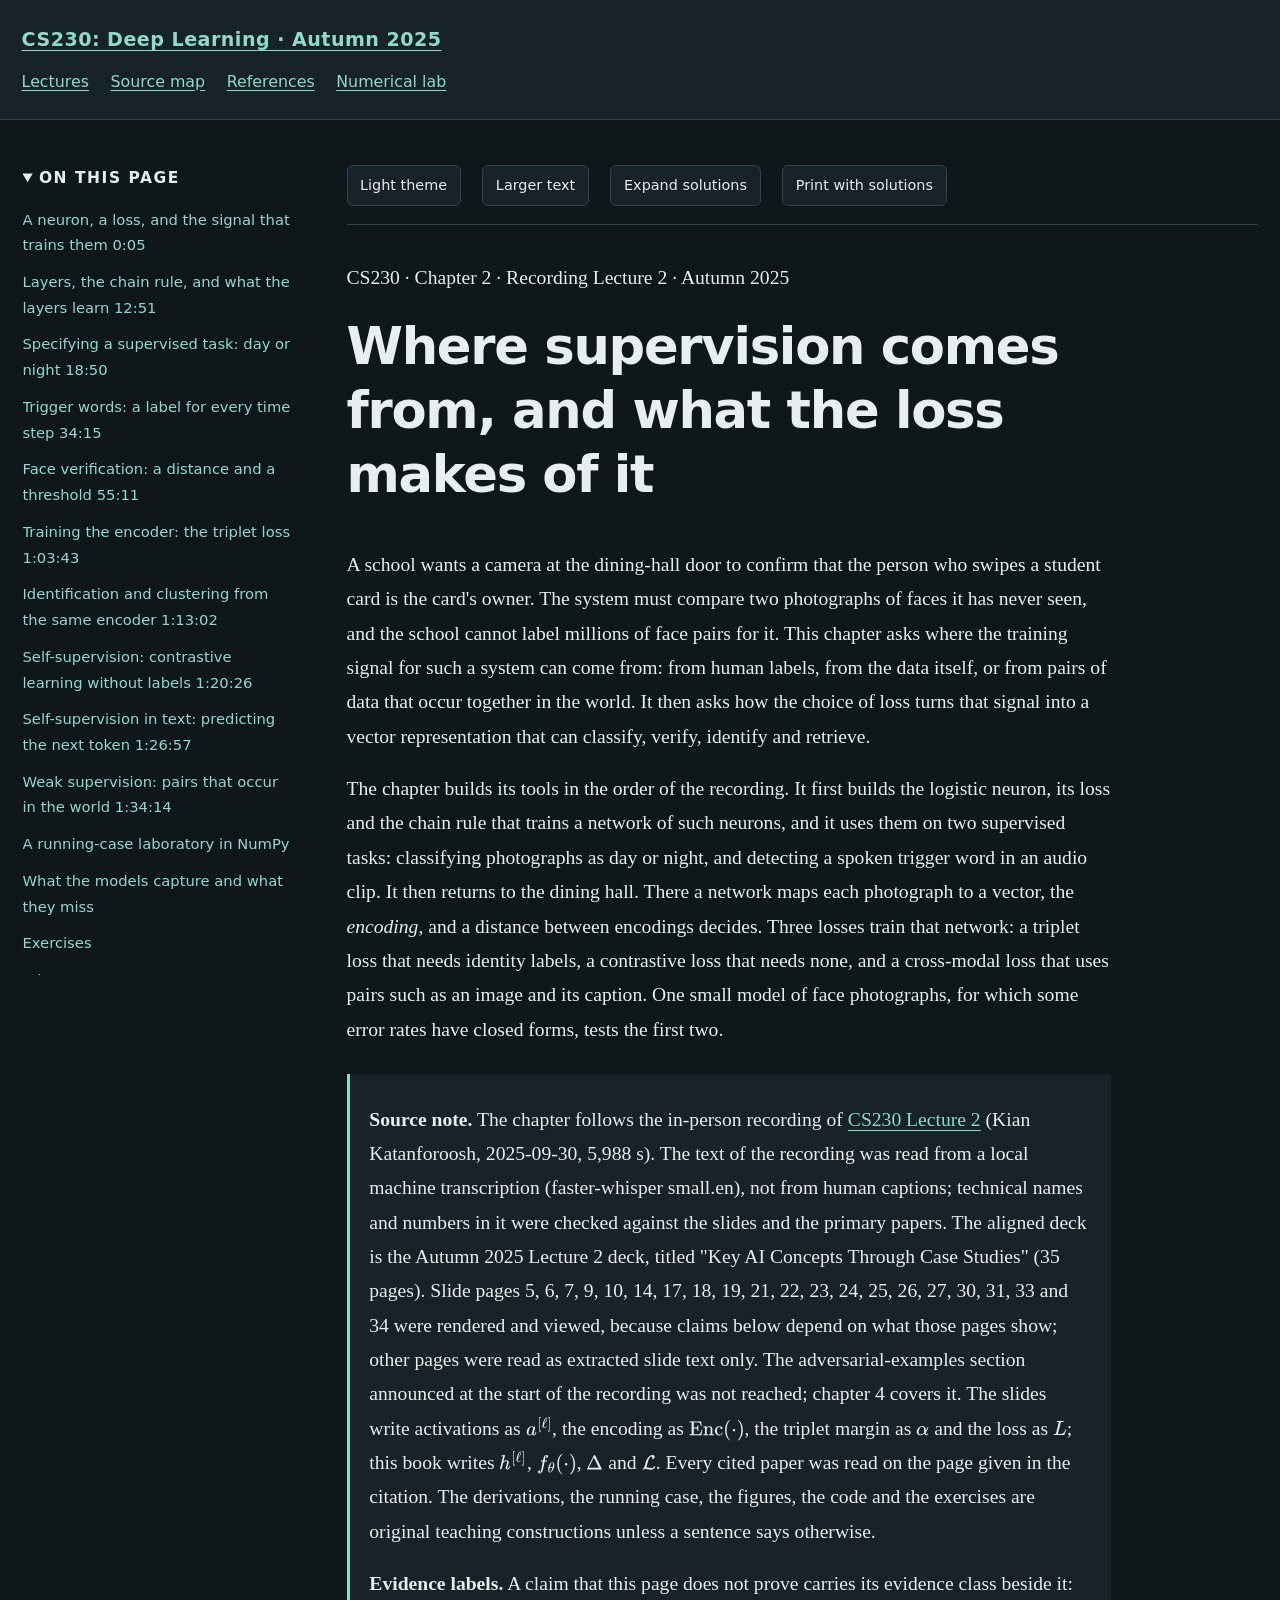
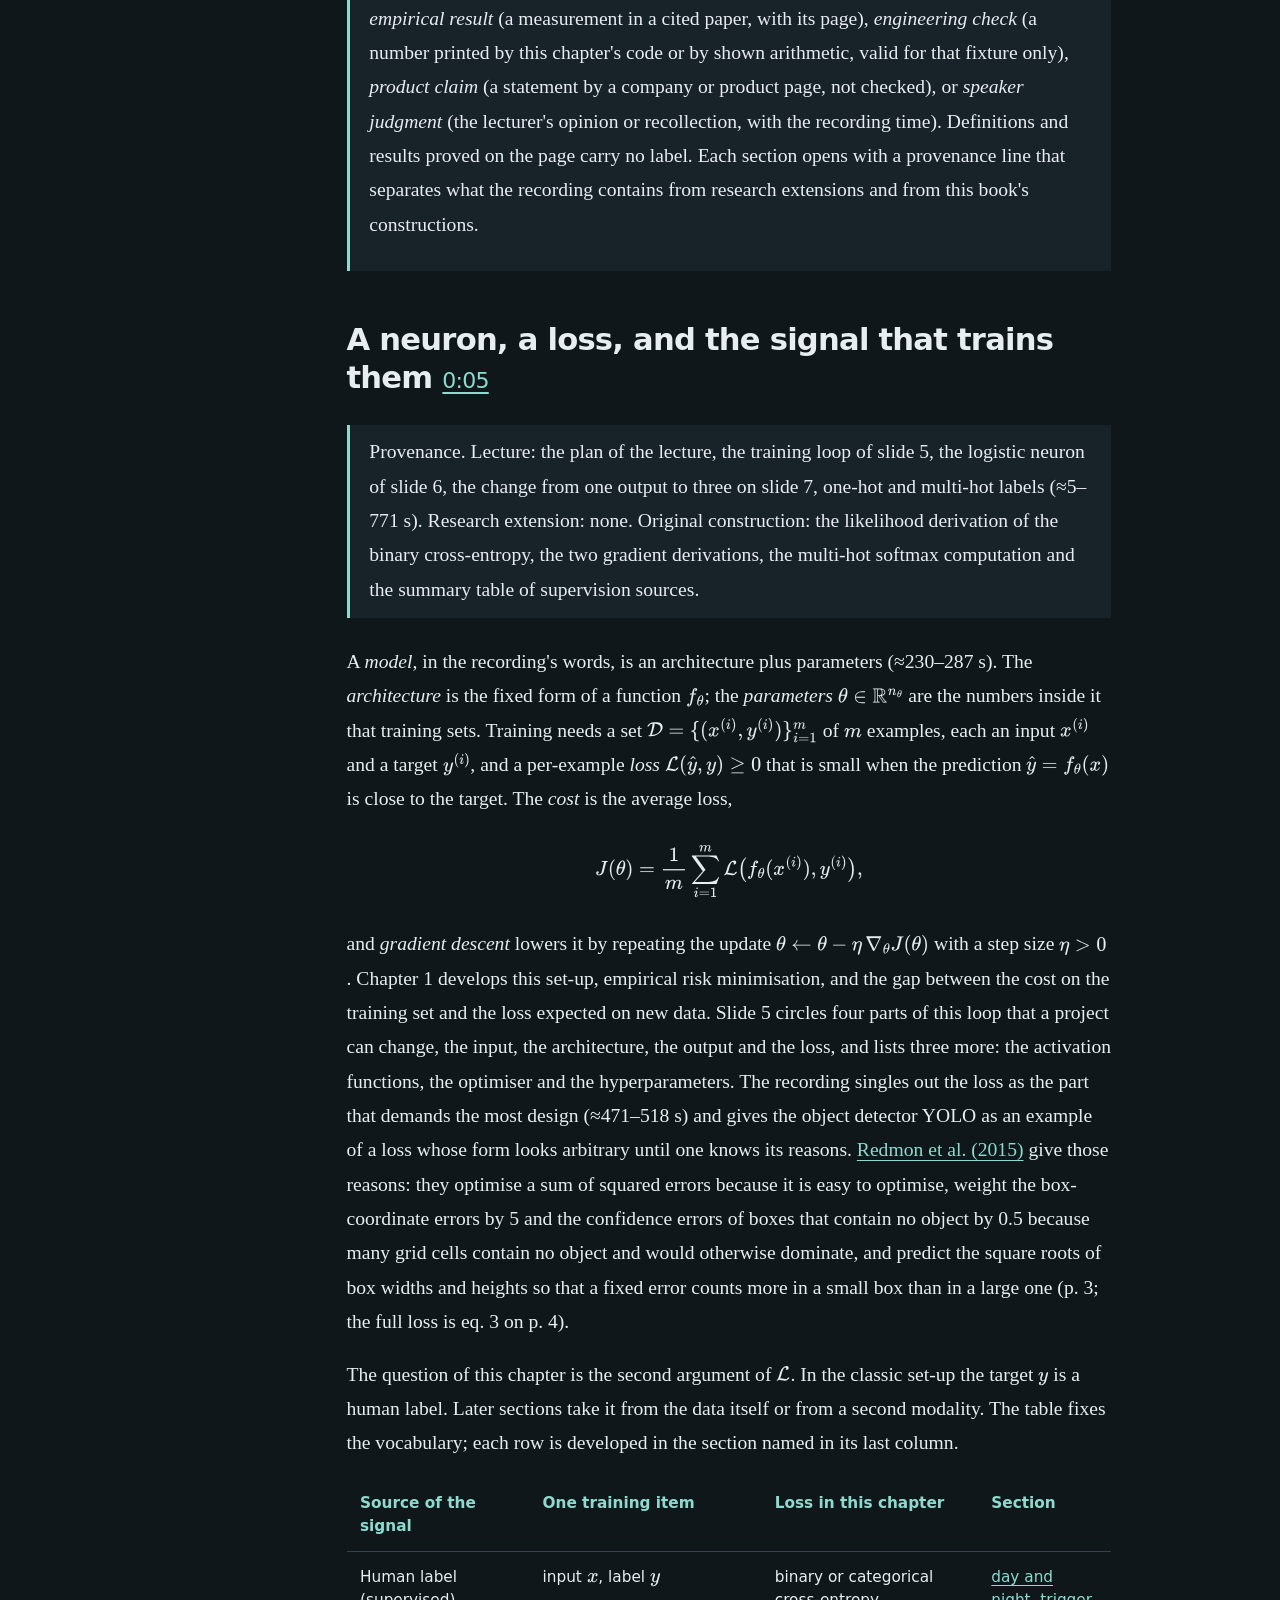
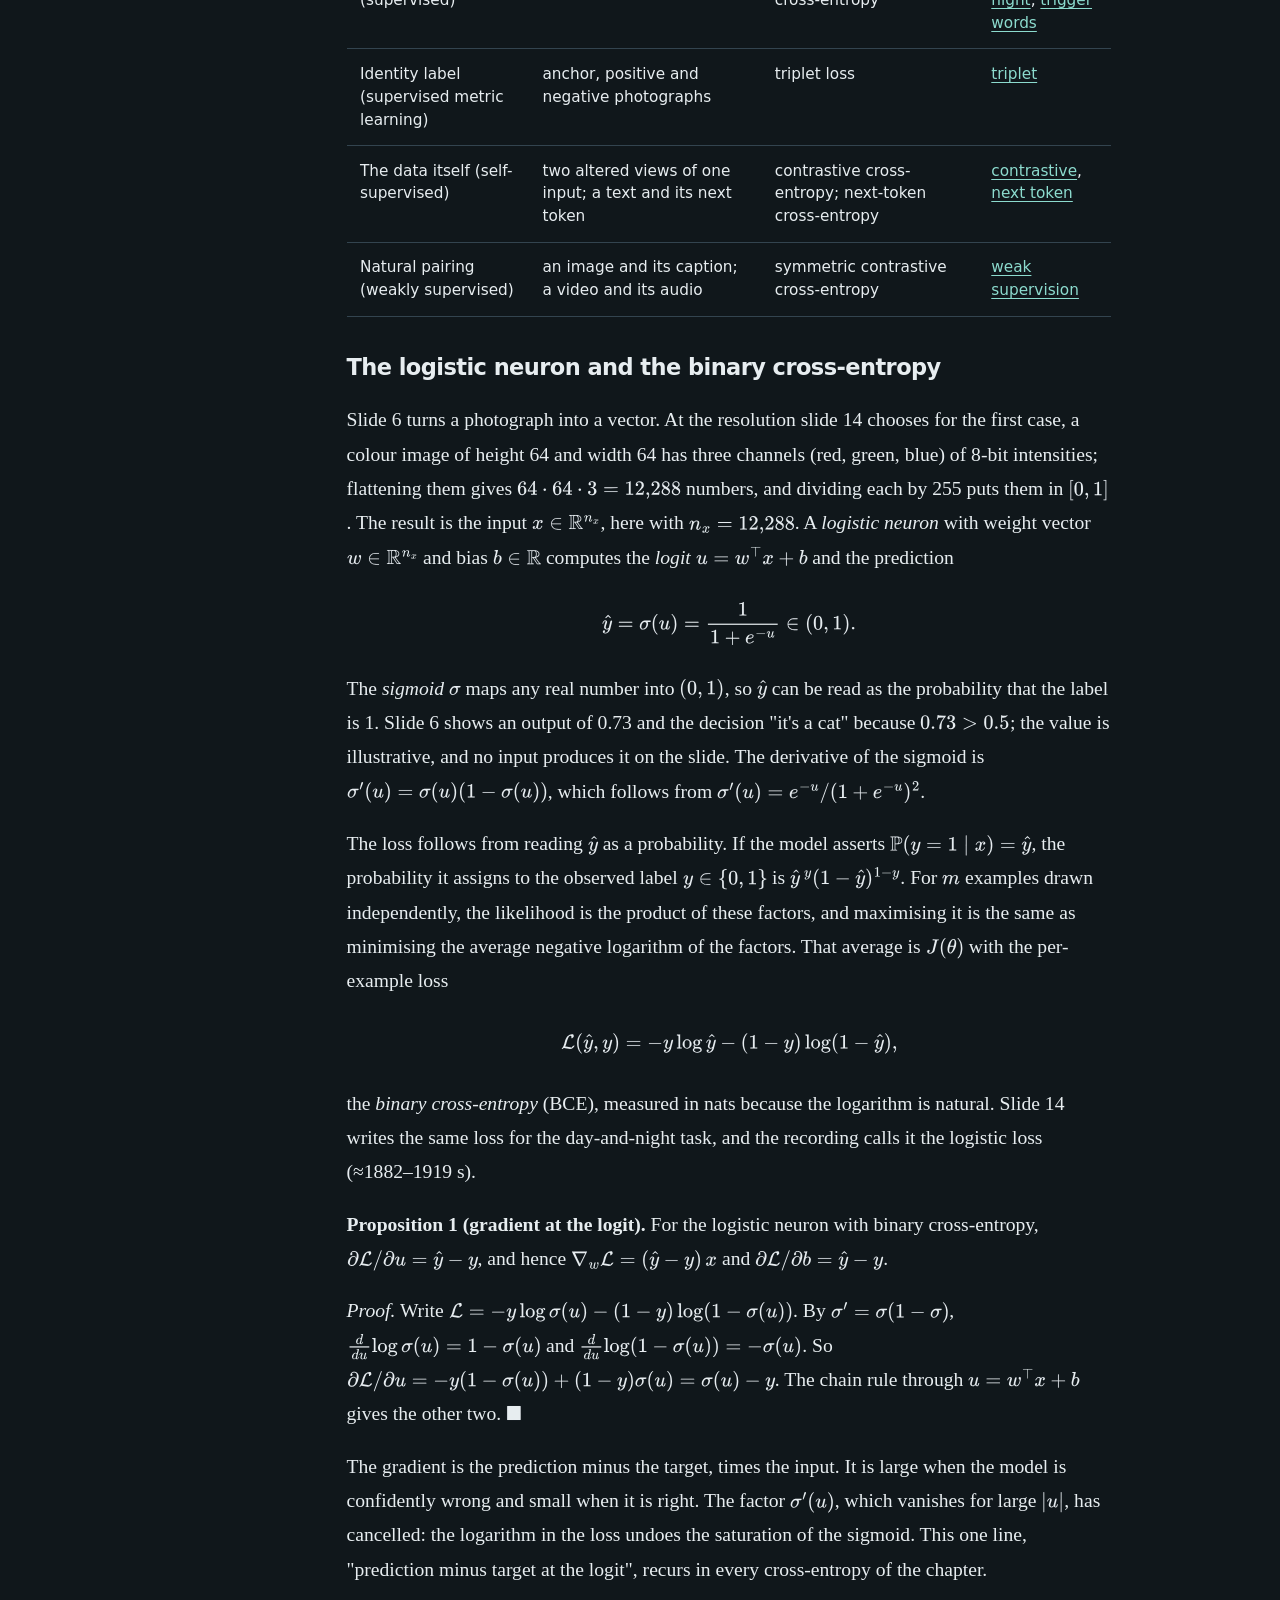
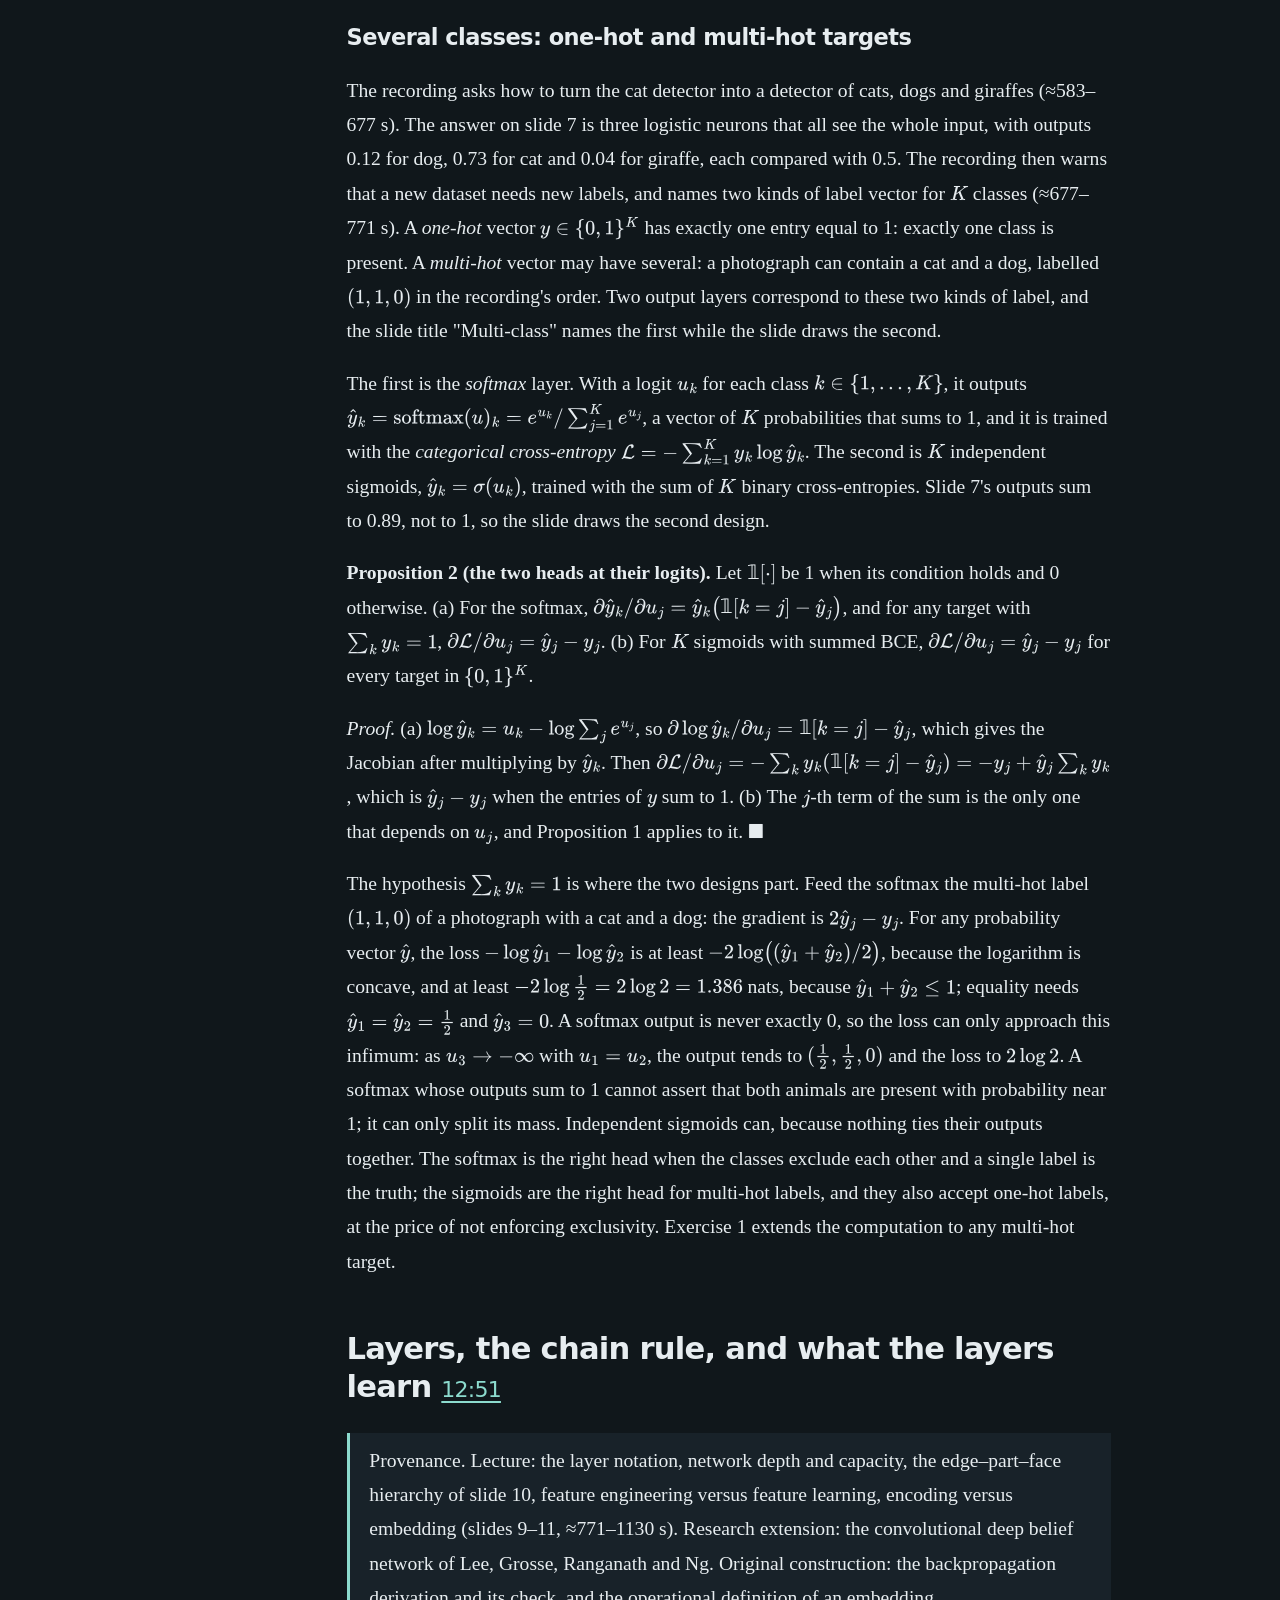
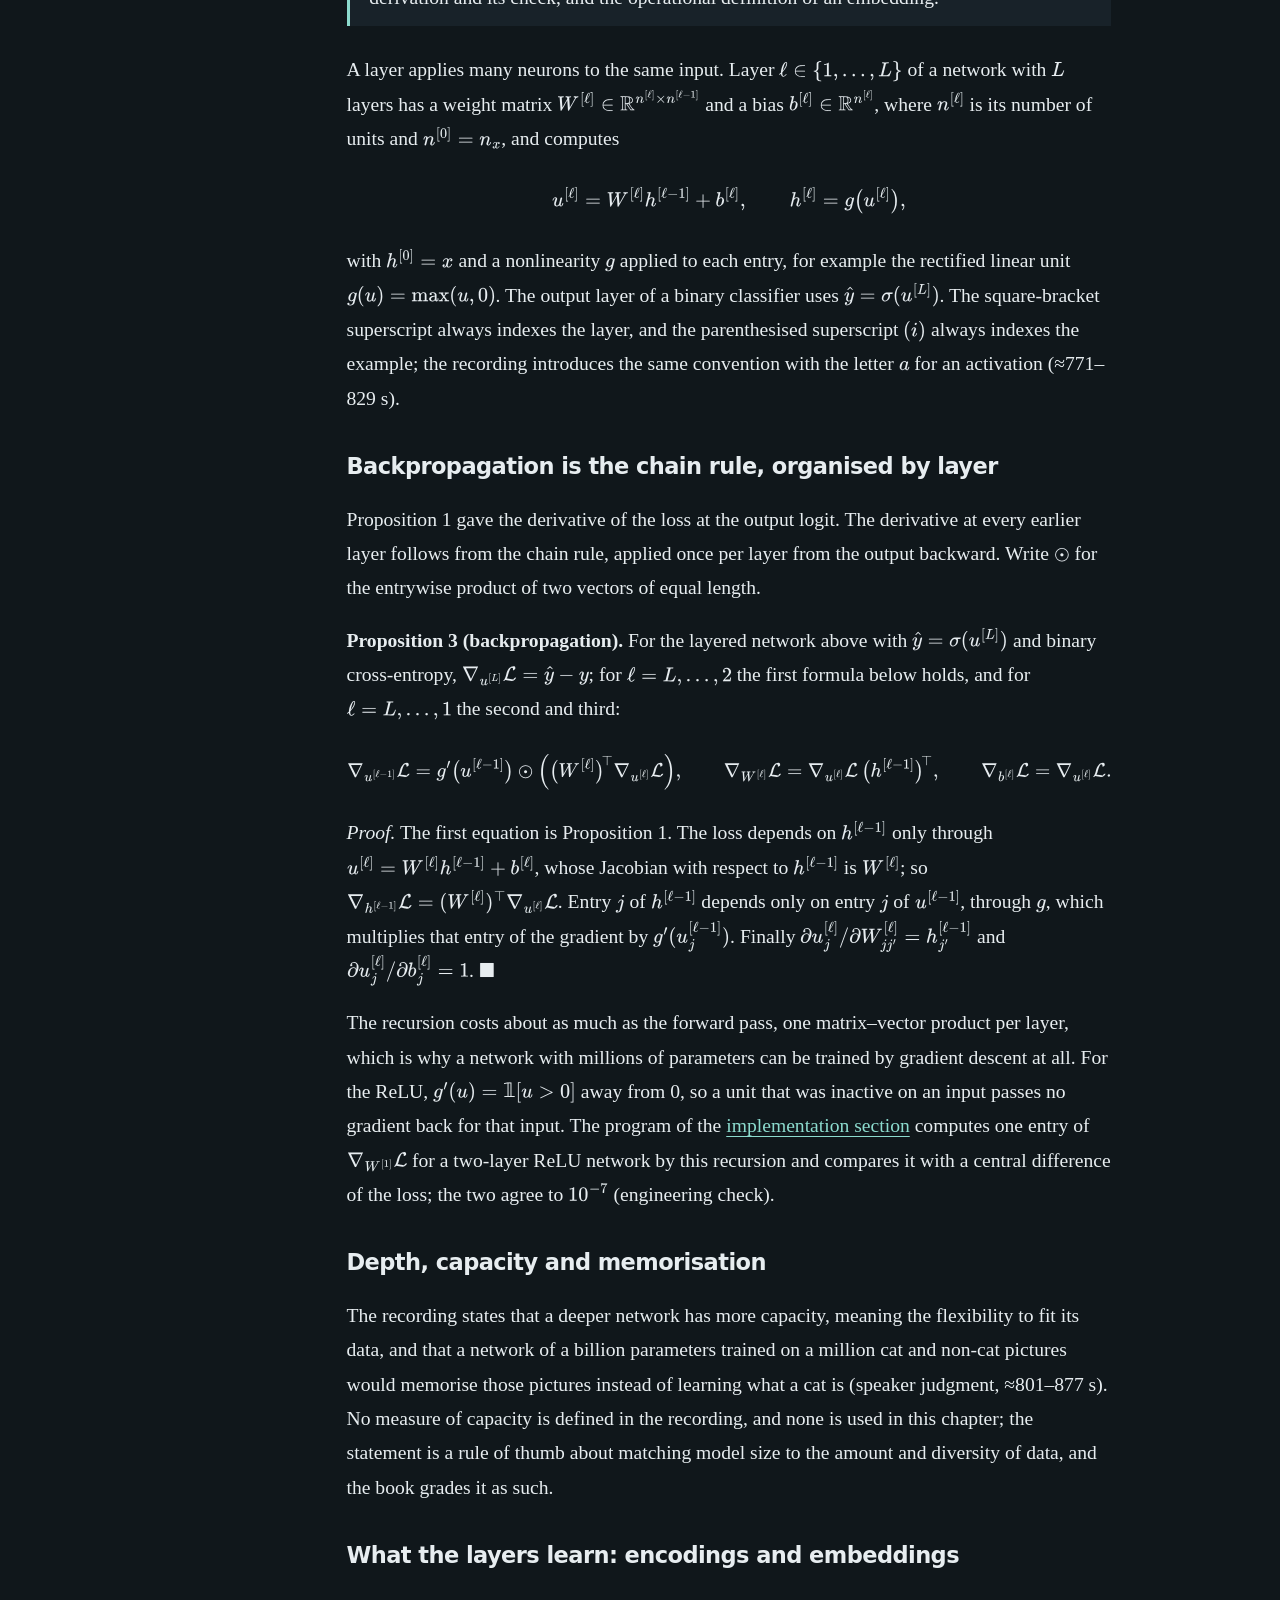
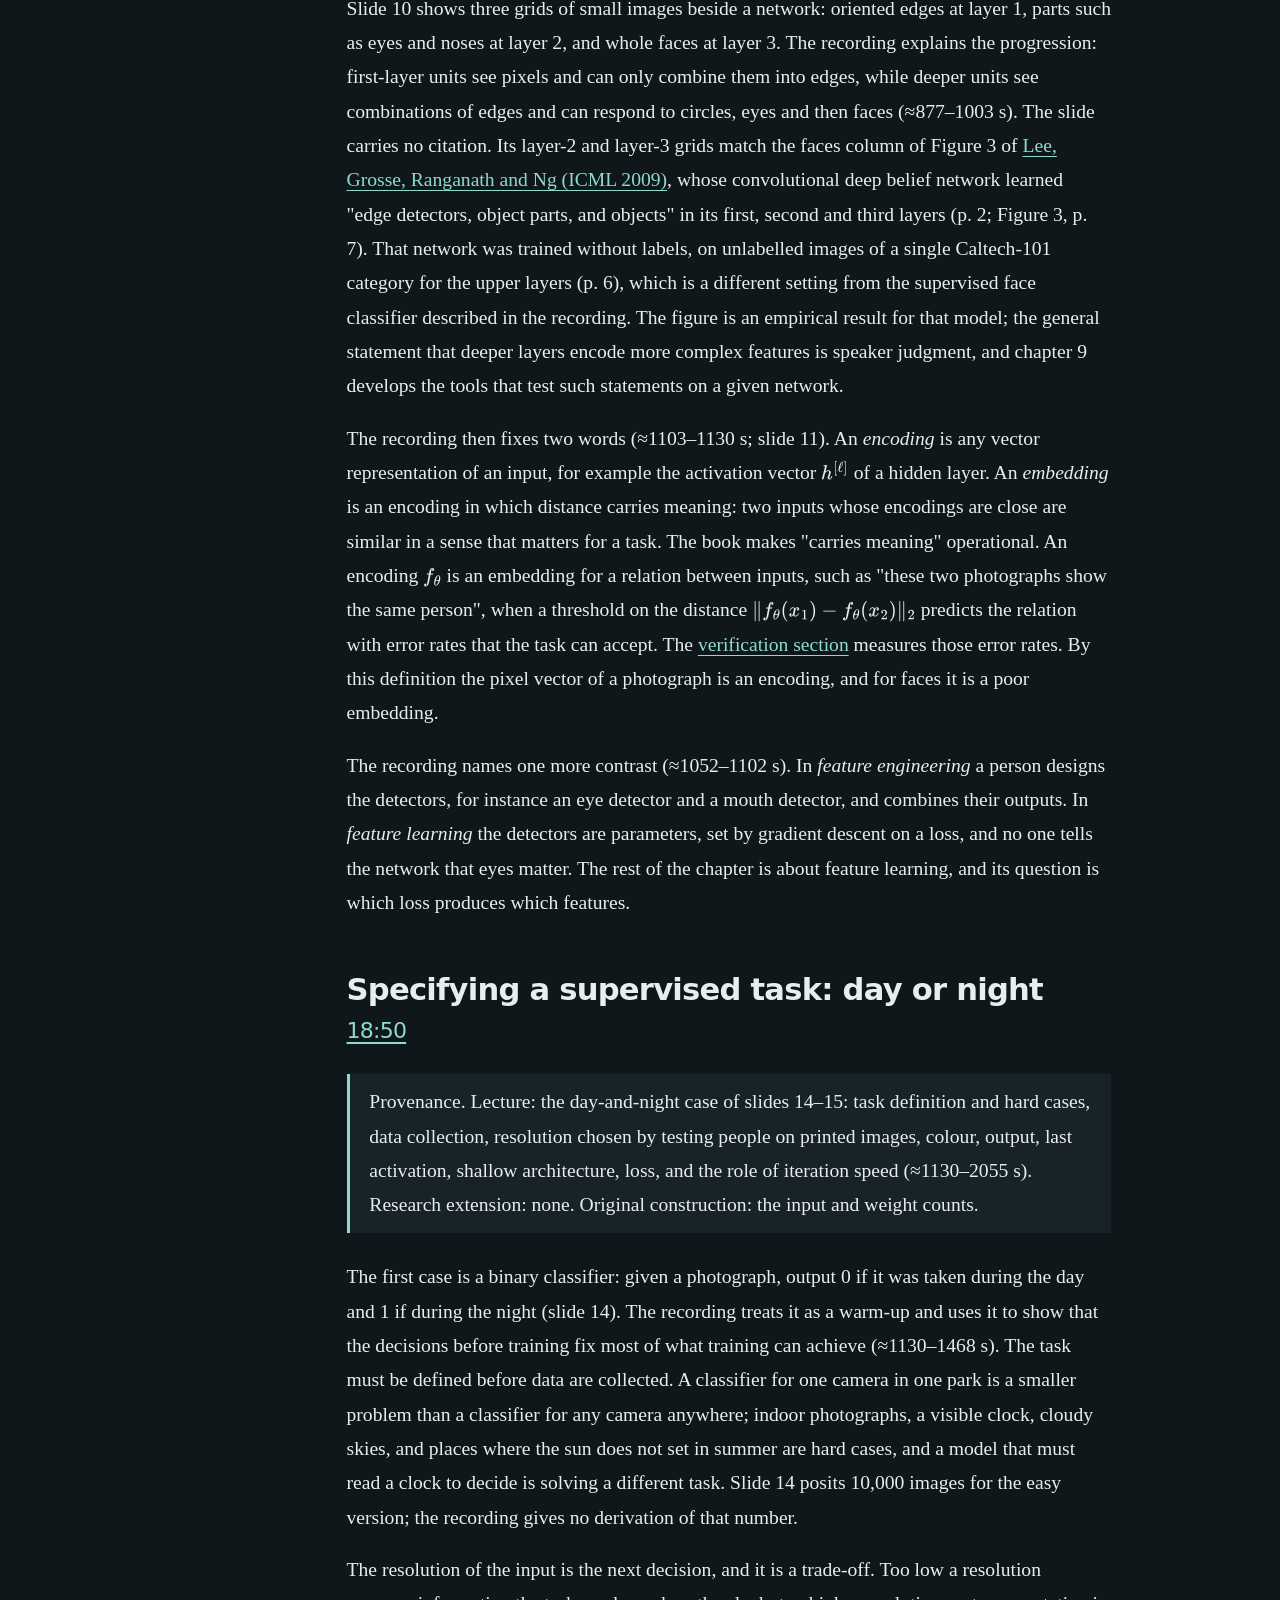
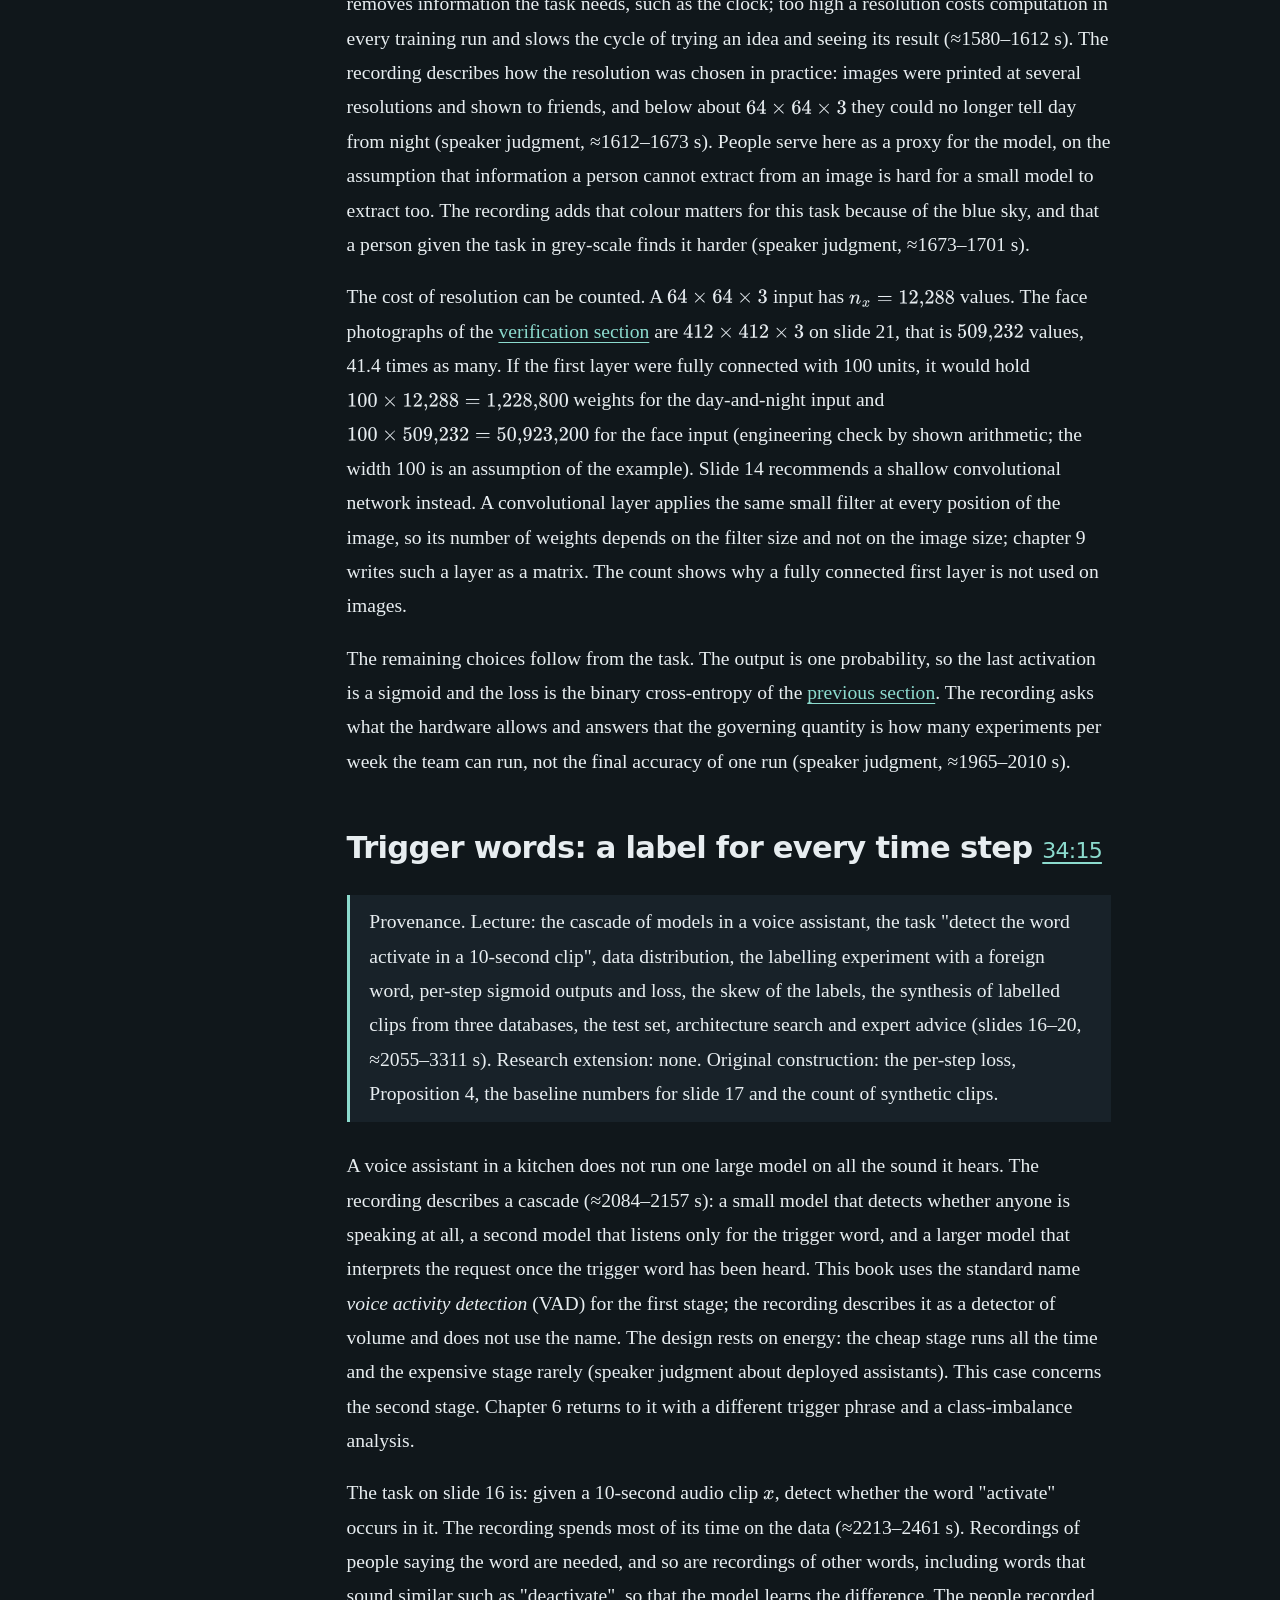
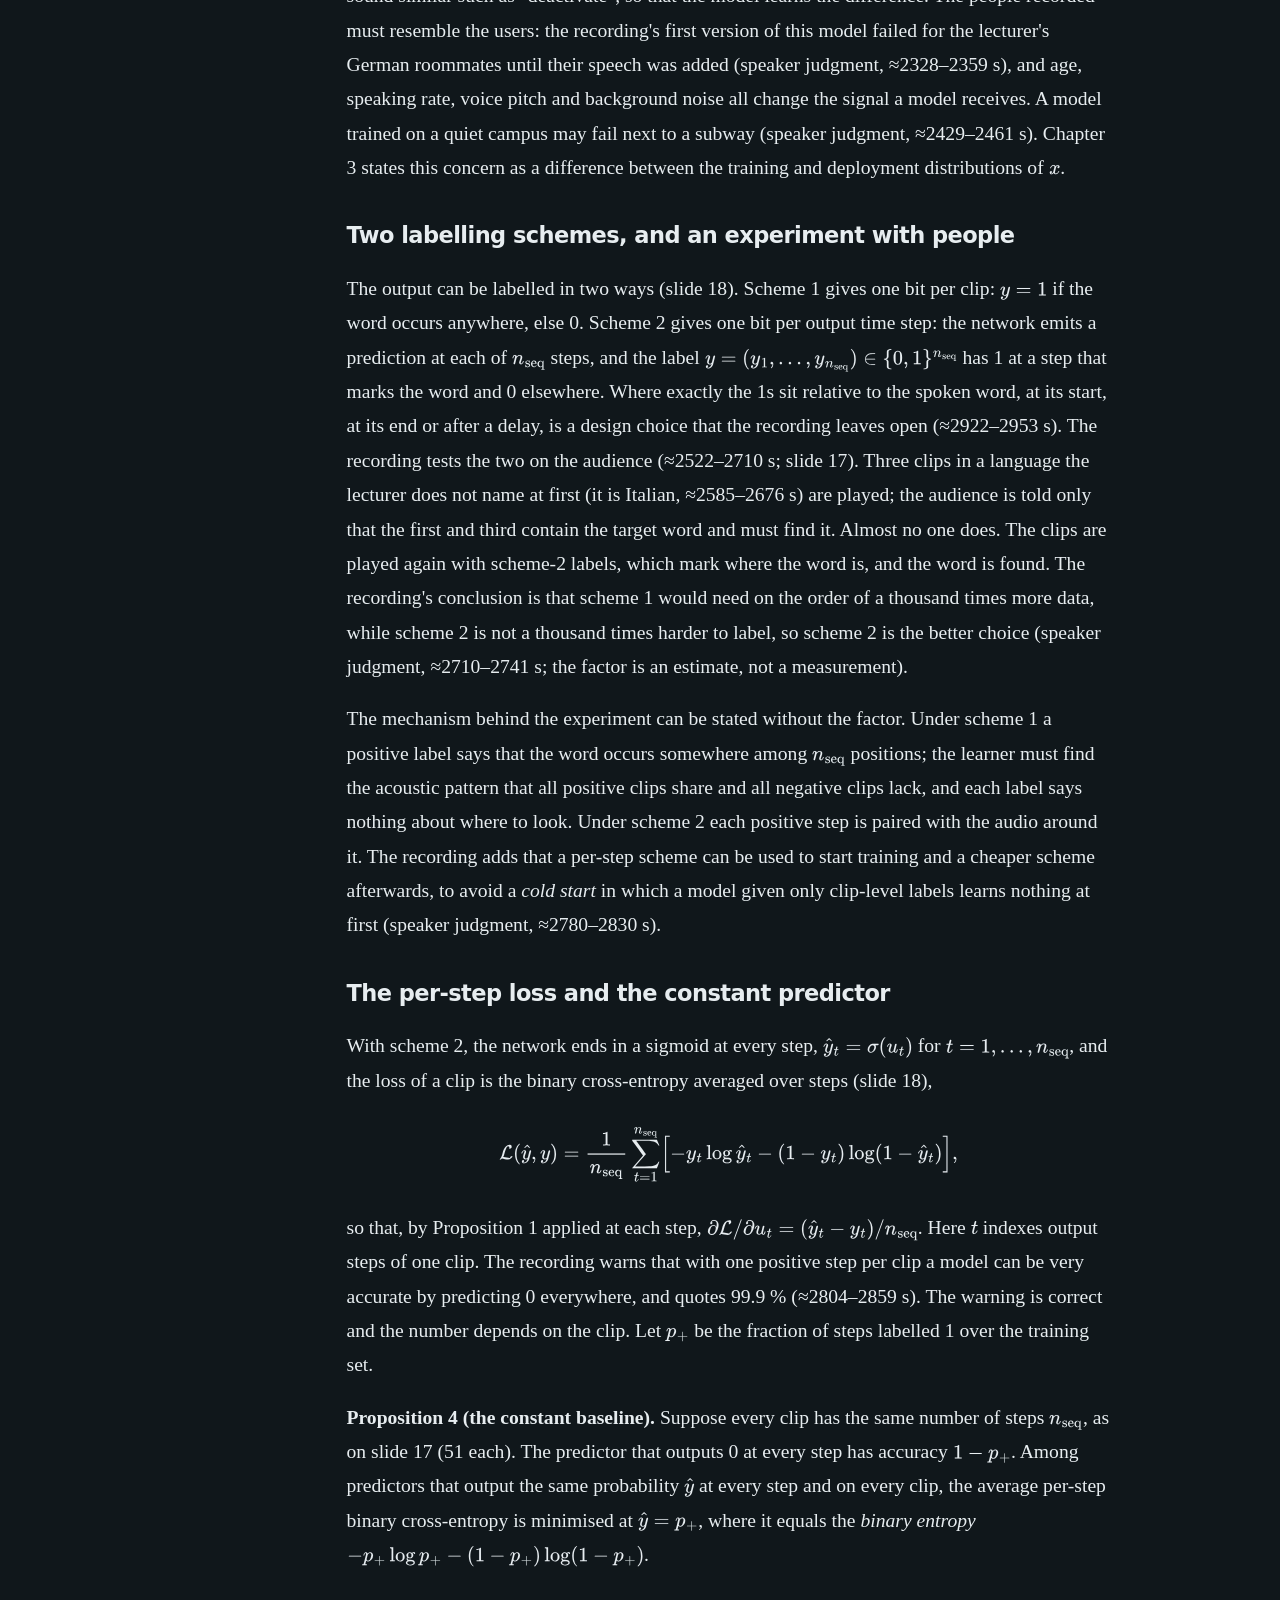
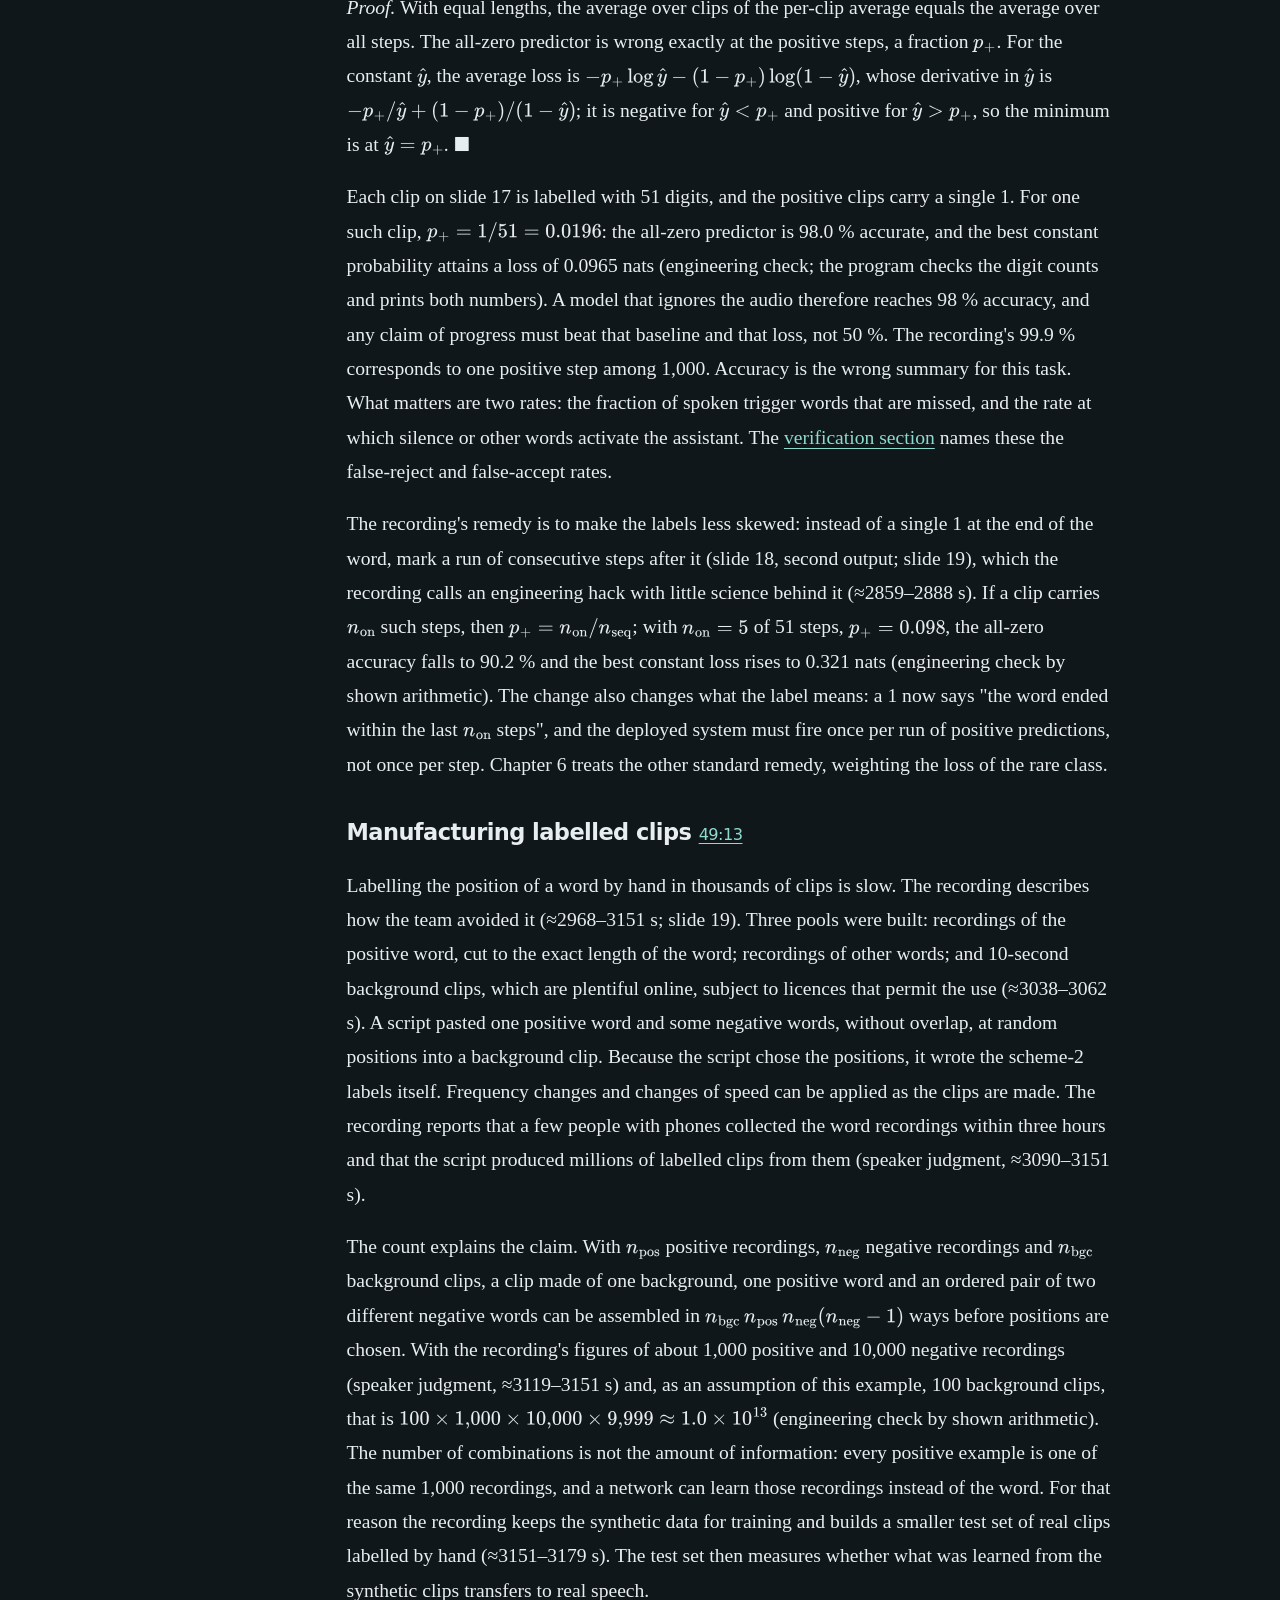
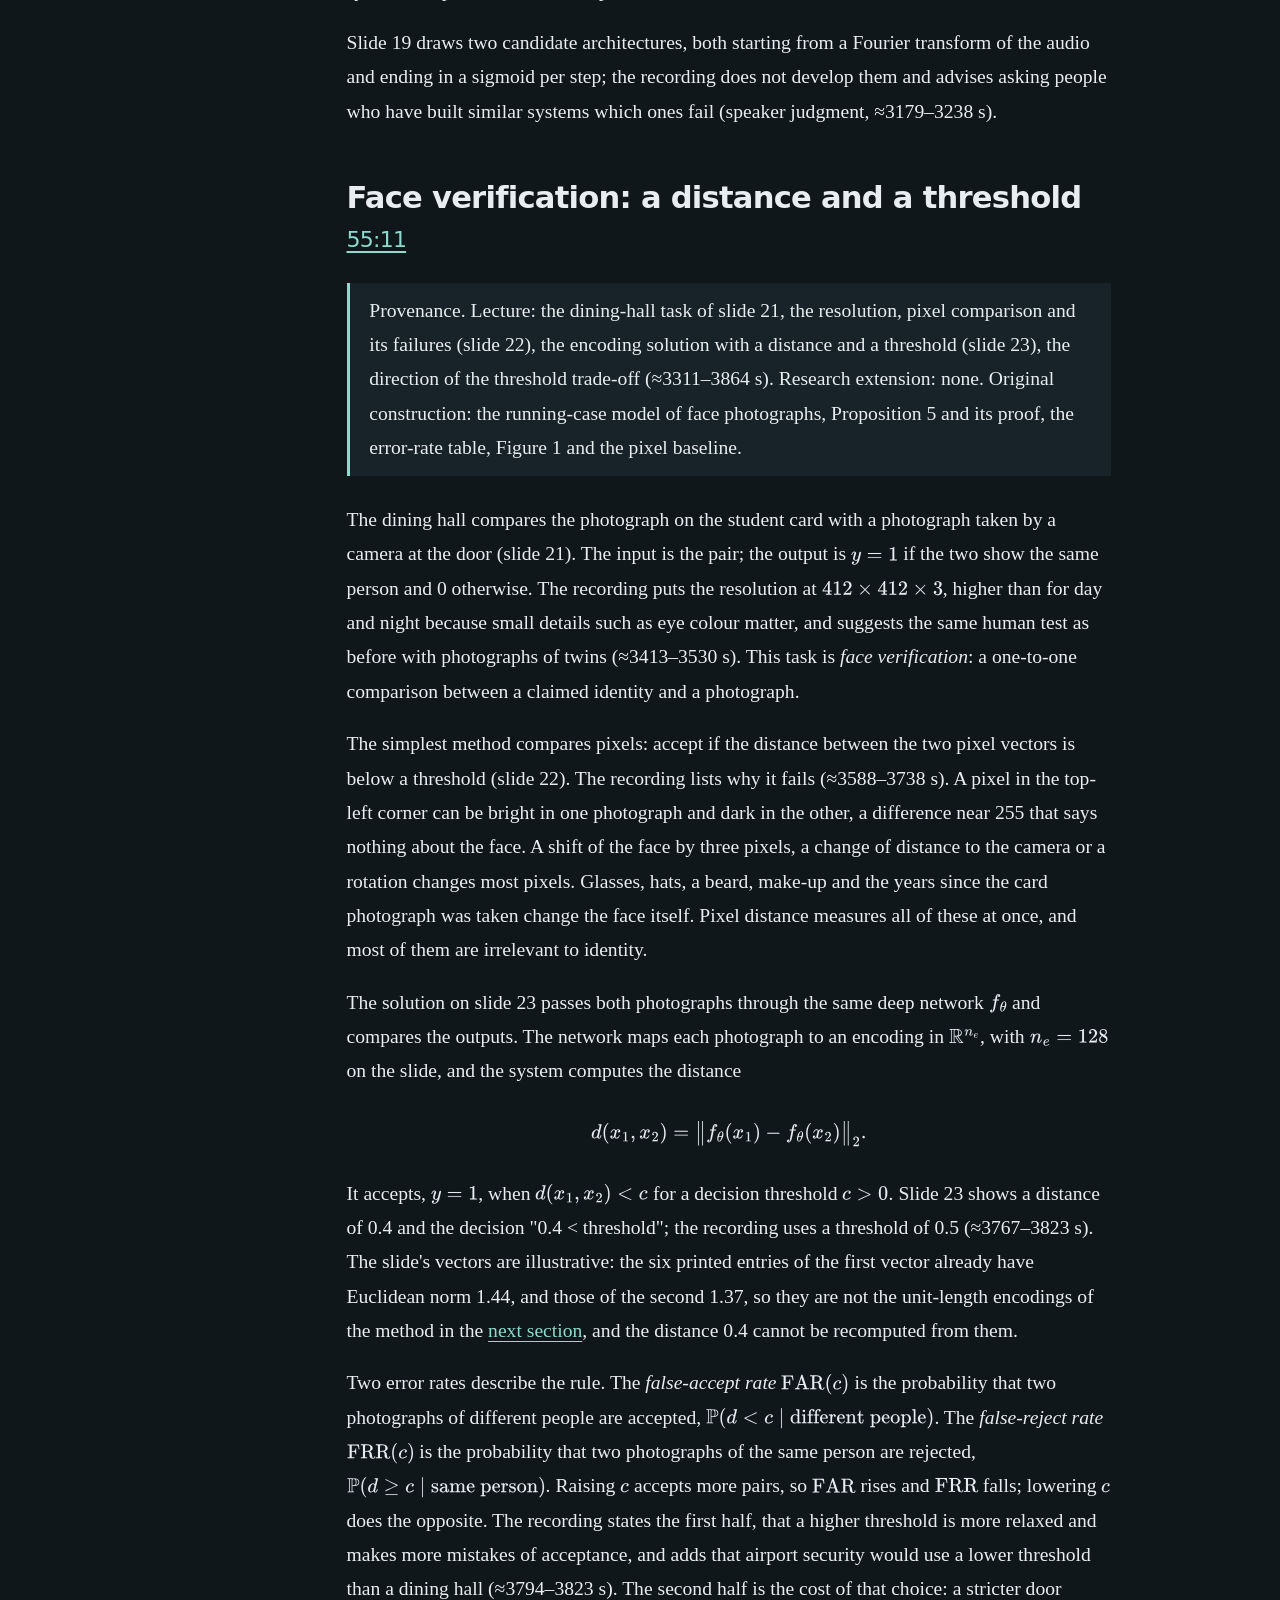
<file: lecture-02-supervised-self-supervised-and-weakly-supervised-learning.html>
<!doctype html>
<html lang="en"><head><meta charset="utf-8"><meta name="viewport" content="width=device-width,initial-scale=1">
<meta name="color-scheme" content="dark light"><meta name="book-content-sha256" content="8f1c2c7f3d27111ecad7b554e02a834ed60a123d246d4aa66da03730ebe19696"><title>Where supervision comes from, and what the loss makes of it · CS230: Deep Learning</title>
<link rel="stylesheet" href="assets/book.css"><script>window.MathJax={tex:{inlineMath:[['$','$'],['\\(','\\)']],displayMath:[['$$','$$'],['\\[','\\]']],processEscapes:true},svg:{fontCache:'local'},options:{skipHtmlTags:['script','noscript','style','textarea','pre','code']}};</script>
<script defer src="assets/mathjax-tex-svg.js"></script><script defer src="assets/book.js"></script></head>
<body><a class="skip" href="#main">Skip to content</a>
<header class="site-header"><a class="brand" href="index.html">CS230: Deep Learning · Autumn 2025</a><nav class="course-nav" aria-label="Book"><a href="index.html">Lectures</a><a href="source-map.html">Source map</a><a href="references.html">References</a><a href="numerical-lab.html">Numerical lab</a></nav></header>
<div class="layout"><aside class="toc" id="chapter-toc" aria-label="On this page"><h2>On this page</h2></aside><main id="main">
<div class="reading-tools" aria-label="Reading controls"><button id="theme-toggle" aria-pressed="false">Light theme</button><button id="text-toggle" aria-pressed="false">Larger text</button><button id="solutions-toggle" aria-pressed="false">Expand solutions</button><button id="print-page">Print with solutions</button></div>
<article id="chapter-content"><!-- BOOK-CONTENT-START --><header class="chapter-header"><p class="eyebrow">CS230 · Chapter 2 · Recording Lecture 2 · Autumn 2025</p><h1>Where supervision comes from, and what the loss makes of it</h1>
<p class="lead">A school wants a camera at the dining-hall door to confirm that the person who swipes a student card is the card's owner. The system must compare two photographs of faces it has never seen, and the school cannot label millions of face pairs for it. This chapter asks where the training signal for such a system can come from: from human labels, from the data itself, or from pairs of data that occur together in the world. It then asks how the choice of loss turns that signal into a vector representation that can classify, verify, identify and retrieve.</p>
<p>The chapter builds its tools in the order of the recording. It first builds the logistic neuron, its loss and the chain rule that trains a network of such neurons, and it uses them on two supervised tasks: classifying photographs as day or night, and detecting a spoken trigger word in an audio clip. It then returns to the dining hall. There a network maps each photograph to a vector, the <em>encoding</em>, and a distance between encodings decides. Three losses train that network: a triplet loss that needs identity labels, a contrastive loss that needs none, and a cross-modal loss that uses pairs such as an image and its caption. One small model of face photographs, for which some error rates have closed forms, tests the first two.</p>
<div class="note"><p><strong>Source note.</strong> The chapter follows the in-person recording of <a href="https://www.youtube.com/watch?v=DNCn1BpCAUY">CS230 Lecture 2</a> (Kian Katanforoosh, 2025-09-30, 5,988 s). The text of the recording was read from a local machine transcription (faster-whisper small.en), not from human captions; technical names and numbers in it were checked against the slides and the primary papers. The aligned deck is the Autumn 2025 Lecture 2 deck, titled "Key AI Concepts Through Case Studies" (35 pages). Slide pages 5, 6, 7, 9, 10, 14, 17, 18, 19, 21, 22, 23, 24, 25, 26, 27, 30, 31, 33 and 34 were rendered and viewed, because claims below depend on what those pages show; other pages were read as extracted slide text only. The adversarial-examples section announced at the start of the recording was not reached; chapter 4 covers it. The slides write activations as \(a^{[\ell]}\), the encoding as \(\mathrm{Enc}(\cdot)\), the triplet margin as \(\alpha\) and the loss as \(L\); this book writes \(h^{[\ell]}\), \(f_\theta(\cdot)\), \(\Delta\) and \(\mathcal L\). Every cited paper was read on the page given in the citation. The derivations, the running case, the figures, the code and the exercises are original teaching constructions unless a sentence says otherwise.</p>
<p><strong>Evidence labels.</strong> A claim that this page does not prove carries its evidence class beside it: <em>empirical result</em> (a measurement in a cited paper, with its page), <em>engineering check</em> (a number printed by this chapter's code or by shown arithmetic, valid for that fixture only), <em>product claim</em> (a statement by a company or product page, not checked), or <em>speaker judgment</em> (the lecturer's opinion or recollection, with the recording time). Definitions and results proved on the page carry no label. Each section opens with a provenance line that separates what the recording contains from research extensions and from this book's constructions.</p></div></header>

<section id="model"><h2>A neuron, a loss, and the signal that trains them <a class="timestamp" href="https://www.youtube.com/watch?v=DNCn1BpCAUY&amp;t=5">0:05</a></h2>
<p class="note">Provenance. Lecture: the plan of the lecture, the training loop of slide 5, the logistic neuron of slide 6, the change from one output to three on slide 7, one-hot and multi-hot labels (≈5–771 s). Research extension: none. Original construction: the likelihood derivation of the binary cross-entropy, the two gradient derivations, the multi-hot softmax computation and the summary table of supervision sources.</p>
<p>A <dfn>model</dfn>, in the recording's words, is an architecture plus parameters (≈230–287 s). The <dfn>architecture</dfn> is the fixed form of a function \(f_\theta\); the <dfn>parameters</dfn> \(\theta\in\mathbb R^{n_\theta}\) are the numbers inside it that training sets. Training needs a set \(\mathcal D=\{(x^{(i)},y^{(i)})\}_{i=1}^m\) of \(m\) examples, each an input \(x^{(i)}\) and a target \(y^{(i)}\), and a per-example <dfn>loss</dfn> \(\mathcal L(\hat y,y)\ge0\) that is small when the prediction \(\hat y=f_\theta(x)\) is close to the target. The <dfn>cost</dfn> is the average loss,</p>
\[J(\theta)=\frac1m\sum_{i=1}^m\mathcal L\bigl(f_\theta(x^{(i)}),y^{(i)}\bigr),\]
<p>and <dfn>gradient descent</dfn> lowers it by repeating the update \(\theta\leftarrow\theta-\eta\,\nabla_\theta J(\theta)\) with a step size \(\eta&gt;0\). Chapter 1 develops this set-up, empirical risk minimisation, and the gap between the cost on the training set and the loss expected on new data. Slide 5 circles four parts of this loop that a project can change, the input, the architecture, the output and the loss, and lists three more: the activation functions, the optimiser and the hyperparameters. The recording singles out the loss as the part that demands the most design (≈471–518 s) and gives the object detector YOLO as an example of a loss whose form looks arbitrary until one knows its reasons. <a href="https://arxiv.org/abs/1506.02640">Redmon et al. (2015)</a> give those reasons: they optimise a sum of squared errors because it is easy to optimise, weight the box-coordinate errors by 5 and the confidence errors of boxes that contain no object by 0.5 because many grid cells contain no object and would otherwise dominate, and predict the square roots of box widths and heights so that a fixed error counts more in a small box than in a large one (p. 3; the full loss is eq. 3 on p. 4).</p>
<p>The question of this chapter is the second argument of \(\mathcal L\). In the classic set-up the target \(y\) is a human label. Later sections take it from the data itself or from a second modality. The table fixes the vocabulary; each row is developed in the section named in its last column.</p>
<table><thead><tr><th scope="col">Source of the signal</th><th scope="col">One training item</th><th scope="col">Loss in this chapter</th><th scope="col">Section</th></tr></thead><tbody>
<tr><td>Human label (supervised)</td><td>input \(x\), label \(y\)</td><td>binary or categorical cross-entropy</td><td><a href="#day-night">day and night</a>, <a href="#trigger">trigger words</a></td></tr>
<tr><td>Identity label (supervised metric learning)</td><td>anchor, positive and negative photographs</td><td>triplet loss</td><td><a href="#triplet">triplet</a></td></tr>
<tr><td>The data itself (self-supervised)</td><td>two altered views of one input; a text and its next token</td><td>contrastive cross-entropy; next-token cross-entropy</td><td><a href="#contrastive">contrastive</a>, <a href="#next-token">next token</a></td></tr>
<tr><td>Natural pairing (weakly supervised)</td><td>an image and its caption; a video and its audio</td><td>symmetric contrastive cross-entropy</td><td><a href="#weak">weak supervision</a></td></tr>
</tbody></table>
<h3>The logistic neuron and the binary cross-entropy</h3>
<p>Slide 6 turns a photograph into a vector. At the resolution slide 14 chooses for the first case, a colour image of height 64 and width 64 has three channels (red, green, blue) of 8-bit intensities; flattening them gives \(64\cdot64\cdot3=12{,}288\) numbers, and dividing each by 255 puts them in \([0,1]\). The result is the input \(x\in\mathbb R^{n_x}\), here with \(n_x=12{,}288\). A <dfn>logistic neuron</dfn> with weight vector \(w\in\mathbb R^{n_x}\) and bias \(b\in\mathbb R\) computes the <dfn>logit</dfn> \(u=w^\top x+b\) and the prediction</p>
\[\hat y=\sigma(u)=\frac1{1+e^{-u}}\in(0,1).\]
<p>The <dfn>sigmoid</dfn> \(\sigma\) maps any real number into \((0,1)\), so \(\hat y\) can be read as the probability that the label is 1. Slide 6 shows an output of 0.73 and the decision "it's a cat" because \(0.73&gt;0.5\); the value is illustrative, and no input produces it on the slide. The derivative of the sigmoid is \(\sigma'(u)=\sigma(u)(1-\sigma(u))\), which follows from \(\sigma'(u)=e^{-u}/(1+e^{-u})^2\).</p>
<p>The loss follows from reading \(\hat y\) as a probability. If the model asserts \(\mathbb P(y=1\mid x)=\hat y\), the probability it assigns to the observed label \(y\in\{0,1\}\) is \(\hat y^{\,y}(1-\hat y)^{1-y}\). For \(m\) examples drawn independently, the likelihood is the product of these factors, and maximising it is the same as minimising the average negative logarithm of the factors. That average is \(J(\theta)\) with the per-example loss</p>
\[\mathcal L(\hat y,y)=-y\log\hat y-(1-y)\log(1-\hat y),\]
<p>the <dfn>binary cross-entropy</dfn> (BCE), measured in nats because the logarithm is natural. Slide 14 writes the same loss for the day-and-night task, and the recording calls it the logistic loss (≈1882–1919 s).</p>
<p><strong>Proposition 1 (gradient at the logit).</strong> For the logistic neuron with binary cross-entropy, \(\partial\mathcal L/\partial u=\hat y-y\), and hence \(\nabla_w\mathcal L=(\hat y-y)\,x\) and \(\partial\mathcal L/\partial b=\hat y-y\).</p>
<p><em>Proof.</em> Write \(\mathcal L=-y\log\sigma(u)-(1-y)\log(1-\sigma(u))\). By \(\sigma'=\sigma(1-\sigma)\), \(\frac{d}{du}\log\sigma(u)=1-\sigma(u)\) and \(\frac{d}{du}\log(1-\sigma(u))=-\sigma(u)\). So \(\partial\mathcal L/\partial u=-y(1-\sigma(u))+(1-y)\sigma(u)=\sigma(u)-y\). The chain rule through \(u=w^\top x+b\) gives the other two. \(\blacksquare\)</p>
<p>The gradient is the prediction minus the target, times the input. It is large when the model is confidently wrong and small when it is right. The factor \(\sigma'(u)\), which vanishes for large \(\lvert u\rvert\), has cancelled: the logarithm in the loss undoes the saturation of the sigmoid. This one line, "prediction minus target at the logit", recurs in every cross-entropy of the chapter.</p>
<h3>Several classes: one-hot and multi-hot targets</h3>
<p>The recording asks how to turn the cat detector into a detector of cats, dogs and giraffes (≈583–677 s). The answer on slide 7 is three logistic neurons that all see the whole input, with outputs 0.12 for dog, 0.73 for cat and 0.04 for giraffe, each compared with 0.5. The recording then warns that a new dataset needs new labels, and names two kinds of label vector for \(K\) classes (≈677–771 s). A <dfn>one-hot</dfn> vector \(y\in\{0,1\}^K\) has exactly one entry equal to 1: exactly one class is present. A <dfn>multi-hot</dfn> vector may have several: a photograph can contain a cat and a dog, labelled \((1,1,0)\) in the recording's order. Two output layers correspond to these two kinds of label, and the slide title "Multi-class" names the first while the slide draws the second.</p>
<p>The first is the <dfn>softmax</dfn> layer. With a logit \(u_k\) for each class \(k\in\{1,\dots,K\}\), it outputs \(\hat y_k=\mathrm{softmax}(u)_k=e^{u_k}/\sum_{j=1}^Ke^{u_j}\), a vector of \(K\) probabilities that sums to 1, and it is trained with the <dfn>categorical cross-entropy</dfn> \(\mathcal L=-\sum_{k=1}^Ky_k\log\hat y_k\). The second is \(K\) independent sigmoids, \(\hat y_k=\sigma(u_k)\), trained with the sum of \(K\) binary cross-entropies. Slide 7's outputs sum to 0.89, not to 1, so the slide draws the second design.</p>
<p><strong>Proposition 2 (the two heads at their logits).</strong> Let \(\mathbb 1[\cdot]\) be 1 when its condition holds and 0 otherwise. (a) For the softmax, \(\partial\hat y_k/\partial u_j=\hat y_k\bigl(\mathbb 1[k=j]-\hat y_j\bigr)\), and for any target with \(\sum_ky_k=1\), \(\partial\mathcal L/\partial u_j=\hat y_j-y_j\). (b) For \(K\) sigmoids with summed BCE, \(\partial\mathcal L/\partial u_j=\hat y_j-y_j\) for every target in \(\{0,1\}^K\).</p>
<p><em>Proof.</em> (a) \(\log\hat y_k=u_k-\log\sum_je^{u_j}\), so \(\partial\log\hat y_k/\partial u_j=\mathbb 1[k=j]-\hat y_j\), which gives the Jacobian after multiplying by \(\hat y_k\). Then \(\partial\mathcal L/\partial u_j=-\sum_ky_k(\mathbb 1[k=j]-\hat y_j)=-y_j+\hat y_j\sum_ky_k\), which is \(\hat y_j-y_j\) when the entries of \(y\) sum to 1. (b) The \(j\)-th term of the sum is the only one that depends on \(u_j\), and Proposition 1 applies to it. \(\blacksquare\)</p>
<p>The hypothesis \(\sum_ky_k=1\) is where the two designs part. Feed the softmax the multi-hot label \((1,1,0)\) of a photograph with a cat and a dog: the gradient is \(2\hat y_j-y_j\). For any probability vector \(\hat y\), the loss \(-\log\hat y_1-\log\hat y_2\) is at least \(-2\log\bigl((\hat y_1+\hat y_2)/2\bigr)\), because the logarithm is concave, and at least \(-2\log\tfrac12=2\log2=1.386\) nats, because \(\hat y_1+\hat y_2\le1\); equality needs \(\hat y_1=\hat y_2=\tfrac12\) and \(\hat y_3=0\). A softmax output is never exactly 0, so the loss can only approach this infimum: as \(u_3\to-\infty\) with \(u_1=u_2\), the output tends to \((\tfrac12,\tfrac12,0)\) and the loss to \(2\log2\). A softmax whose outputs sum to 1 cannot assert that both animals are present with probability near 1; it can only split its mass. Independent sigmoids can, because nothing ties their outputs together. The softmax is the right head when the classes exclude each other and a single label is the truth; the sigmoids are the right head for multi-hot labels, and they also accept one-hot labels, at the price of not enforcing exclusivity. Exercise 1 extends the computation to any multi-hot target.</p></section>

<section id="layers"><h2>Layers, the chain rule, and what the layers learn <a class="timestamp" href="https://www.youtube.com/watch?v=DNCn1BpCAUY&amp;t=771">12:51</a></h2>
<p class="note">Provenance. Lecture: the layer notation, network depth and capacity, the edge–part–face hierarchy of slide 10, feature engineering versus feature learning, encoding versus embedding (slides 9–11, ≈771–1130 s). Research extension: the convolutional deep belief network of Lee, Grosse, Ranganath and Ng. Original construction: the backpropagation derivation and its check, and the operational definition of an embedding.</p>
<p>A layer applies many neurons to the same input. Layer \(\ell\in\{1,\dots,L\}\) of a network with \(L\) layers has a weight matrix \(W^{[\ell]}\in\mathbb R^{n^{[\ell]}\times n^{[\ell-1]}}\) and a bias \(b^{[\ell]}\in\mathbb R^{n^{[\ell]}}\), where \(n^{[\ell]}\) is its number of units and \(n^{[0]}=n_x\), and computes</p>
\[u^{[\ell]}=W^{[\ell]}h^{[\ell-1]}+b^{[\ell]},\qquad h^{[\ell]}=g\bigl(u^{[\ell]}\bigr),\]
<p>with \(h^{[0]}=x\) and a nonlinearity \(g\) applied to each entry, for example the rectified linear unit \(g(u)=\max(u,0)\). The output layer of a binary classifier uses \(\hat y=\sigma(u^{[L]})\). The square-bracket superscript always indexes the layer, and the parenthesised superscript \((i)\) always indexes the example; the recording introduces the same convention with the letter \(a\) for an activation (≈771–829 s).</p>
<h3>Backpropagation is the chain rule, organised by layer</h3>
<p>Proposition 1 gave the derivative of the loss at the output logit. The derivative at every earlier layer follows from the chain rule, applied once per layer from the output backward. Write \(\odot\) for the entrywise product of two vectors of equal length.</p>
<p><strong>Proposition 3 (backpropagation).</strong> For the layered network above with \(\hat y=\sigma(u^{[L]})\) and binary cross-entropy, \(\nabla_{u^{[L]}}\mathcal L=\hat y-y\); for \(\ell=L,\dots,2\) the first formula below holds, and for \(\ell=L,\dots,1\) the second and third:</p>
\[\nabla_{u^{[\ell-1]}}\mathcal L=g'\bigl(u^{[\ell-1]}\bigr)\odot\Bigl(\bigl(W^{[\ell]}\bigr)^{\!\top}\nabla_{u^{[\ell]}}\mathcal L\Bigr),\qquad\nabla_{W^{[\ell]}}\mathcal L=\nabla_{u^{[\ell]}}\mathcal L\,\bigl(h^{[\ell-1]}\bigr)^{\!\top},\qquad\nabla_{b^{[\ell]}}\mathcal L=\nabla_{u^{[\ell]}}\mathcal L.\]
<p><em>Proof.</em> The first equation is Proposition 1. The loss depends on \(h^{[\ell-1]}\) only through \(u^{[\ell]}=W^{[\ell]}h^{[\ell-1]}+b^{[\ell]}\), whose Jacobian with respect to \(h^{[\ell-1]}\) is \(W^{[\ell]}\); so \(\nabla_{h^{[\ell-1]}}\mathcal L=(W^{[\ell]})^\top\nabla_{u^{[\ell]}}\mathcal L\). Entry \(j\) of \(h^{[\ell-1]}\) depends only on entry \(j\) of \(u^{[\ell-1]}\), through \(g\), which multiplies that entry of the gradient by \(g'(u^{[\ell-1]}_j)\). Finally \(\partial u^{[\ell]}_j/\partial W^{[\ell]}_{jj'}=h^{[\ell-1]}_{j'}\) and \(\partial u^{[\ell]}_j/\partial b^{[\ell]}_j=1\). \(\blacksquare\)</p>
<p>The recursion costs about as much as the forward pass, one matrix–vector product per layer, which is why a network with millions of parameters can be trained by gradient descent at all. For the ReLU, \(g'(u)=\mathbb 1[u&gt;0]\) away from 0, so a unit that was inactive on an input passes no gradient back for that input. The program of the <a href="#implementation">implementation section</a> computes one entry of \(\nabla_{W^{[1]}}\mathcal L\) for a two-layer ReLU network by this recursion and compares it with a central difference of the loss; the two agree to \(10^{-7}\) (engineering check).</p>
<h3>Depth, capacity and memorisation</h3>
<p>The recording states that a deeper network has more capacity, meaning the flexibility to fit its data, and that a network of a billion parameters trained on a million cat and non-cat pictures would memorise those pictures instead of learning what a cat is (speaker judgment, ≈801–877 s). No measure of capacity is defined in the recording, and none is used in this chapter; the statement is a rule of thumb about matching model size to the amount and diversity of data, and the book grades it as such.</p>
<h3>What the layers learn: encodings and embeddings</h3>
<p>Slide 10 shows three grids of small images beside a network: oriented edges at layer 1, parts such as eyes and noses at layer 2, and whole faces at layer 3. The recording explains the progression: first-layer units see pixels and can only combine them into edges, while deeper units see combinations of edges and can respond to circles, eyes and then faces (≈877–1003 s). The slide carries no citation. Its layer-2 and layer-3 grids match the faces column of Figure 3 of <a href="https://web.eecs.umich.edu/~honglak/icml09-ConvolutionalDeepBeliefNetworks.pdf">Lee, Grosse, Ranganath and Ng (ICML 2009)</a>, whose convolutional deep belief network learned "edge detectors, object parts, and objects" in its first, second and third layers (p. 2; Figure 3, p. 7). That network was trained without labels, on unlabelled images of a single Caltech-101 category for the upper layers (p. 6), which is a different setting from the supervised face classifier described in the recording. The figure is an empirical result for that model; the general statement that deeper layers encode more complex features is speaker judgment, and chapter 9 develops the tools that test such statements on a given network.</p>
<p>The recording then fixes two words (≈1103–1130 s; slide 11). An <dfn>encoding</dfn> is any vector representation of an input, for example the activation vector \(h^{[\ell]}\) of a hidden layer. An <dfn>embedding</dfn> is an encoding in which distance carries meaning: two inputs whose encodings are close are similar in a sense that matters for a task. The book makes "carries meaning" operational. An encoding \(f_\theta\) is an embedding for a relation between inputs, such as "these two photographs show the same person", when a threshold on the distance \(\lVert f_\theta(x_1)-f_\theta(x_2)\rVert_2\) predicts the relation with error rates that the task can accept. The <a href="#verification">verification section</a> measures those error rates. By this definition the pixel vector of a photograph is an encoding, and for faces it is a poor embedding.</p>
<p>The recording names one more contrast (≈1052–1102 s). In <dfn>feature engineering</dfn> a person designs the detectors, for instance an eye detector and a mouth detector, and combines their outputs. In <dfn>feature learning</dfn> the detectors are parameters, set by gradient descent on a loss, and no one tells the network that eyes matter. The rest of the chapter is about feature learning, and its question is which loss produces which features.</p></section>

<section id="day-night"><h2>Specifying a supervised task: day or night <a class="timestamp" href="https://www.youtube.com/watch?v=DNCn1BpCAUY&amp;t=1130">18:50</a></h2>
<p class="note">Provenance. Lecture: the day-and-night case of slides 14–15: task definition and hard cases, data collection, resolution chosen by testing people on printed images, colour, output, last activation, shallow architecture, loss, and the role of iteration speed (≈1130–2055 s). Research extension: none. Original construction: the input and weight counts.</p>
<p>The first case is a binary classifier: given a photograph, output 0 if it was taken during the day and 1 if during the night (slide 14). The recording treats it as a warm-up and uses it to show that the decisions before training fix most of what training can achieve (≈1130–1468 s). The task must be defined before data are collected. A classifier for one camera in one park is a smaller problem than a classifier for any camera anywhere; indoor photographs, a visible clock, cloudy skies, and places where the sun does not set in summer are hard cases, and a model that must read a clock to decide is solving a different task. Slide 14 posits 10,000 images for the easy version; the recording gives no derivation of that number.</p>
<p>The resolution of the input is the next decision, and it is a trade-off. Too low a resolution removes information the task needs, such as the clock; too high a resolution costs computation in every training run and slows the cycle of trying an idea and seeing its result (≈1580–1612 s). The recording describes how the resolution was chosen in practice: images were printed at several resolutions and shown to friends, and below about \(64\times64\times3\) they could no longer tell day from night (speaker judgment, ≈1612–1673 s). People serve here as a proxy for the model, on the assumption that information a person cannot extract from an image is hard for a small model to extract too. The recording adds that colour matters for this task because of the blue sky, and that a person given the task in grey-scale finds it harder (speaker judgment, ≈1673–1701 s).</p>
<p>The cost of resolution can be counted. A \(64\times64\times3\) input has \(n_x=12{,}288\) values. The face photographs of the <a href="#verification">verification section</a> are \(412\times412\times3\) on slide 21, that is \(509{,}232\) values, 41.4 times as many. If the first layer were fully connected with 100 units, it would hold \(100\times12{,}288=1{,}228{,}800\) weights for the day-and-night input and \(100\times509{,}232=50{,}923{,}200\) for the face input (engineering check by shown arithmetic; the width 100 is an assumption of the example). Slide 14 recommends a shallow convolutional network instead. A convolutional layer applies the same small filter at every position of the image, so its number of weights depends on the filter size and not on the image size; chapter 9 writes such a layer as a matrix. The count shows why a fully connected first layer is not used on images.</p>
<p>The remaining choices follow from the task. The output is one probability, so the last activation is a sigmoid and the loss is the binary cross-entropy of the <a href="#model">previous section</a>. The recording asks what the hardware allows and answers that the governing quantity is how many experiments per week the team can run, not the final accuracy of one run (speaker judgment, ≈1965–2010 s).</p></section>

<section id="trigger"><h2>Trigger words: a label for every time step <a class="timestamp" href="https://www.youtube.com/watch?v=DNCn1BpCAUY&amp;t=2055">34:15</a></h2>
<p class="note">Provenance. Lecture: the cascade of models in a voice assistant, the task "detect the word activate in a 10-second clip", data distribution, the labelling experiment with a foreign word, per-step sigmoid outputs and loss, the skew of the labels, the synthesis of labelled clips from three databases, the test set, architecture search and expert advice (slides 16–20, ≈2055–3311 s). Research extension: none. Original construction: the per-step loss, Proposition 4, the baseline numbers for slide 17 and the count of synthetic clips.</p>
<p>A voice assistant in a kitchen does not run one large model on all the sound it hears. The recording describes a cascade (≈2084–2157 s): a small model that detects whether anyone is speaking at all, a second model that listens only for the trigger word, and a larger model that interprets the request once the trigger word has been heard. This book uses the standard name <dfn>voice activity detection</dfn> (VAD) for the first stage; the recording describes it as a detector of volume and does not use the name. The design rests on energy: the cheap stage runs all the time and the expensive stage rarely (speaker judgment about deployed assistants). This case concerns the second stage. Chapter 6 returns to it with a different trigger phrase and a class-imbalance analysis.</p>
<p>The task on slide 16 is: given a 10-second audio clip \(x\), detect whether the word "activate" occurs in it. The recording spends most of its time on the data (≈2213–2461 s). Recordings of people saying the word are needed, and so are recordings of other words, including words that sound similar such as "deactivate", so that the model learns the difference. The people recorded must resemble the users: the recording's first version of this model failed for the lecturer's German roommates until their speech was added (speaker judgment, ≈2328–2359 s), and age, speaking rate, voice pitch and background noise all change the signal a model receives. A model trained on a quiet campus may fail next to a subway (speaker judgment, ≈2429–2461 s). Chapter 3 states this concern as a difference between the training and deployment distributions of \(x\).</p>
<h3>Two labelling schemes, and an experiment with people</h3>
<p>The output can be labelled in two ways (slide 18). Scheme 1 gives one bit per clip: \(y=1\) if the word occurs anywhere, else 0. Scheme 2 gives one bit per output time step: the network emits a prediction at each of \(n_{\mathrm{seq}}\) steps, and the label \(y=(y_1,\dots,y_{n_{\mathrm{seq}}})\in\{0,1\}^{n_{\mathrm{seq}}}\) has 1 at a step that marks the word and 0 elsewhere. Where exactly the 1s sit relative to the spoken word, at its start, at its end or after a delay, is a design choice that the recording leaves open (≈2922–2953 s). The recording tests the two on the audience (≈2522–2710 s; slide 17). Three clips in a language the lecturer does not name at first (it is Italian, ≈2585–2676 s) are played; the audience is told only that the first and third contain the target word and must find it. Almost no one does. The clips are played again with scheme-2 labels, which mark where the word is, and the word is found. The recording's conclusion is that scheme 1 would need on the order of a thousand times more data, while scheme 2 is not a thousand times harder to label, so scheme 2 is the better choice (speaker judgment, ≈2710–2741 s; the factor is an estimate, not a measurement).</p>
<p>The mechanism behind the experiment can be stated without the factor. Under scheme 1 a positive label says that the word occurs somewhere among \(n_{\mathrm{seq}}\) positions; the learner must find the acoustic pattern that all positive clips share and all negative clips lack, and each label says nothing about where to look. Under scheme 2 each positive step is paired with the audio around it. The recording adds that a per-step scheme can be used to start training and a cheaper scheme afterwards, to avoid a <dfn>cold start</dfn> in which a model given only clip-level labels learns nothing at first (speaker judgment, ≈2780–2830 s).</p>
<h3>The per-step loss and the constant predictor</h3>
<p>With scheme 2, the network ends in a sigmoid at every step, \(\hat y_t=\sigma(u_t)\) for \(t=1,\dots,n_{\mathrm{seq}}\), and the loss of a clip is the binary cross-entropy averaged over steps (slide 18),</p>
\[\mathcal L(\hat y,y)=\frac1{n_{\mathrm{seq}}}\sum_{t=1}^{n_{\mathrm{seq}}}\Bigl[-y_t\log\hat y_t-(1-y_t)\log(1-\hat y_t)\Bigr],\]
<p>so that, by Proposition 1 applied at each step, \(\partial\mathcal L/\partial u_t=(\hat y_t-y_t)/n_{\mathrm{seq}}\). Here \(t\) indexes output steps of one clip. The recording warns that with one positive step per clip a model can be very accurate by predicting 0 everywhere, and quotes 99.9 % (≈2804–2859 s). The warning is correct and the number depends on the clip. Let \(p_{+}\) be the fraction of steps labelled 1 over the training set.</p>
<p><strong>Proposition 4 (the constant baseline).</strong> Suppose every clip has the same number of steps \(n_{\mathrm{seq}}\), as on slide 17 (51 each). The predictor that outputs 0 at every step has accuracy \(1-p_{+}\). Among predictors that output the same probability \(\hat y\) at every step and on every clip, the average per-step binary cross-entropy is minimised at \(\hat y=p_{+}\), where it equals the <dfn>binary entropy</dfn> \(-p_{+}\log p_{+}-(1-p_{+})\log(1-p_{+})\).</p>
<p><em>Proof.</em> With equal lengths, the average over clips of the per-clip average equals the average over all steps. The all-zero predictor is wrong exactly at the positive steps, a fraction \(p_{+}\). For the constant \(\hat y\), the average loss is \(-p_{+}\log\hat y-(1-p_{+})\log(1-\hat y)\), whose derivative in \(\hat y\) is \(-p_{+}/\hat y+(1-p_{+})/(1-\hat y)\); it is negative for \(\hat y&lt;p_{+}\) and positive for \(\hat y&gt;p_{+}\), so the minimum is at \(\hat y=p_{+}\). \(\blacksquare\)</p>
<p>Each clip on slide 17 is labelled with 51 digits, and the positive clips carry a single 1. For one such clip, \(p_{+}=1/51=0.0196\): the all-zero predictor is 98.0 % accurate, and the best constant probability attains a loss of 0.0965 nats (engineering check; the program checks the digit counts and prints both numbers). A model that ignores the audio therefore reaches 98 % accuracy, and any claim of progress must beat that baseline and that loss, not 50 %. The recording's 99.9 % corresponds to one positive step among 1,000. Accuracy is the wrong summary for this task. What matters are two rates: the fraction of spoken trigger words that are missed, and the rate at which silence or other words activate the assistant. The <a href="#verification">verification section</a> names these the false-reject and false-accept rates.</p>
<p>The recording's remedy is to make the labels less skewed: instead of a single 1 at the end of the word, mark a run of consecutive steps after it (slide 18, second output; slide 19), which the recording calls an engineering hack with little science behind it (≈2859–2888 s). If a clip carries \(n_{\mathrm{on}}\) such steps, then \(p_{+}=n_{\mathrm{on}}/n_{\mathrm{seq}}\); with \(n_{\mathrm{on}}=5\) of 51 steps, \(p_{+}=0.098\), the all-zero accuracy falls to 90.2 % and the best constant loss rises to 0.321 nats (engineering check by shown arithmetic). The change also changes what the label means: a 1 now says "the word ended within the last \(n_{\mathrm{on}}\) steps", and the deployed system must fire once per run of positive predictions, not once per step. Chapter 6 treats the other standard remedy, weighting the loss of the rare class.</p>
<h3 id="synthesis">Manufacturing labelled clips <a class="timestamp" href="https://www.youtube.com/watch?v=DNCn1BpCAUY&amp;t=2953">49:13</a></h3>
<p>Labelling the position of a word by hand in thousands of clips is slow. The recording describes how the team avoided it (≈2968–3151 s; slide 19). Three pools were built: recordings of the positive word, cut to the exact length of the word; recordings of other words; and 10-second background clips, which are plentiful online, subject to licences that permit the use (≈3038–3062 s). A script pasted one positive word and some negative words, without overlap, at random positions into a background clip. Because the script chose the positions, it wrote the scheme-2 labels itself. Frequency changes and changes of speed can be applied as the clips are made. The recording reports that a few people with phones collected the word recordings within three hours and that the script produced millions of labelled clips from them (speaker judgment, ≈3090–3151 s).</p>
<p>The count explains the claim. With \(n_{\mathrm{pos}}\) positive recordings, \(n_{\mathrm{neg}}\) negative recordings and \(n_{\mathrm{bgc}}\) background clips, a clip made of one background, one positive word and an ordered pair of two different negative words can be assembled in \(n_{\mathrm{bgc}}\,n_{\mathrm{pos}}\,n_{\mathrm{neg}}(n_{\mathrm{neg}}-1)\) ways before positions are chosen. With the recording's figures of about 1,000 positive and 10,000 negative recordings (speaker judgment, ≈3119–3151 s) and, as an assumption of this example, 100 background clips, that is \(100\times1{,}000\times10{,}000\times9{,}999\approx1.0\times10^{13}\) (engineering check by shown arithmetic). The number of combinations is not the amount of information: every positive example is one of the same 1,000 recordings, and a network can learn those recordings instead of the word. For that reason the recording keeps the synthetic data for training and builds a smaller test set of real clips labelled by hand (≈3151–3179 s). The test set then measures whether what was learned from the synthetic clips transfers to real speech.</p>
<p>Slide 19 draws two candidate architectures, both starting from a Fourier transform of the audio and ending in a sigmoid per step; the recording does not develop them and advises asking people who have built similar systems which ones fail (speaker judgment, ≈3179–3238 s).</p></section>

<section id="verification"><h2>Face verification: a distance and a threshold <a class="timestamp" href="https://www.youtube.com/watch?v=DNCn1BpCAUY&amp;t=3311">55:11</a></h2>
<p class="note">Provenance. Lecture: the dining-hall task of slide 21, the resolution, pixel comparison and its failures (slide 22), the encoding solution with a distance and a threshold (slide 23), the direction of the threshold trade-off (≈3311–3864 s). Research extension: none. Original construction: the running-case model of face photographs, Proposition 5 and its proof, the error-rate table, Figure 1 and the pixel baseline.</p>
<p>The dining hall compares the photograph on the student card with a photograph taken by a camera at the door (slide 21). The input is the pair; the output is \(y=1\) if the two show the same person and 0 otherwise. The recording puts the resolution at \(412\times412\times3\), higher than for day and night because small details such as eye colour matter, and suggests the same human test as before with photographs of twins (≈3413–3530 s). This task is <dfn>face verification</dfn>: a one-to-one comparison between a claimed identity and a photograph.</p>
<p>The simplest method compares pixels: accept if the distance between the two pixel vectors is below a threshold (slide 22). The recording lists why it fails (≈3588–3738 s). A pixel in the top-left corner can be bright in one photograph and dark in the other, a difference near 255 that says nothing about the face. A shift of the face by three pixels, a change of distance to the camera or a rotation changes most pixels. Glasses, hats, a beard, make-up and the years since the card photograph was taken change the face itself. Pixel distance measures all of these at once, and most of them are irrelevant to identity.</p>
<p>The solution on slide 23 passes both photographs through the same deep network \(f_\theta\) and compares the outputs. The network maps each photograph to an encoding in \(\mathbb R^{n_e}\), with \(n_e=128\) on the slide, and the system computes the distance</p>
\[d(x_1,x_2)=\bigl\lVert f_\theta(x_1)-f_\theta(x_2)\bigr\rVert_2 .\]
<p>It accepts, \(y=1\), when \(d(x_1,x_2)&lt;c\) for a decision threshold \(c&gt;0\). Slide 23 shows a distance of 0.4 and the decision "0.4 &lt; threshold"; the recording uses a threshold of 0.5 (≈3767–3823 s). The slide's vectors are illustrative: the six printed entries of the first vector already have Euclidean norm 1.44, and those of the second 1.37, so they are not the unit-length encodings of the method in the <a href="#triplet">next section</a>, and the distance 0.4 cannot be recomputed from them.</p>
<p>Two error rates describe the rule. The <dfn>false-accept rate</dfn> \(\mathrm{FAR}(c)\) is the probability that two photographs of different people are accepted, \(\mathbb P(d&lt;c\mid\text{different people})\). The <dfn>false-reject rate</dfn> \(\mathrm{FRR}(c)\) is the probability that two photographs of the same person are rejected, \(\mathbb P(d\ge c\mid\text{same person})\). Raising \(c\) accepts more pairs, so \(\mathrm{FAR}\) rises and \(\mathrm{FRR}\) falls; lowering \(c\) does the opposite. The recording states the first half, that a higher threshold is more relaxed and makes more mistakes of acceptance, and adds that airport security would use a lower threshold than a dining hall (≈3794–3823 s). The second half is the cost of that choice: a stricter door rejects more of its own students. The threshold at which the two rates are equal is the <dfn>equal-error threshold</dfn>, and the common value is the <dfn>equal error rate</dfn> (EER), a single number that summarises how well \(d\) separates the two kinds of pair.</p>
<h3 id="running-case">The running case: photographs as identity plus nuisance</h3>
<p>The chapter's running case is a small model of face photographs in which the reason pixel distance fails is explicit. A photograph is a vector \(x\in\mathbb R^{n_x}\) with \(n_x=16\), split into three blocks:</p>
<ul>
<li>a <em>face</em> block \(x_{\mathrm{face}}\in\mathbb R^{4}\), equal to \(\mu_j+x_{\mathrm{w}}\) for a photograph of person \(j\), where \(\mu_j\sim\mathcal N(0,\mathrm{Var}_{\mathrm b}I)\) is that person's mean face, drawn once per person, and \(x_{\mathrm w}\sim\mathcal N(0,\mathrm{Var}_{\mathrm w}I)\) is drawn anew for each photograph (expression, age, a beard);</li>
<li>a <em>lighting</em> block \(x_{\mathrm{lit}}\in\mathbb R^{6}\sim\mathcal N(0,I)\), drawn anew for each photograph;</li>
<li>a <em>scene</em> block \(x_{\mathrm{scene}}\in\mathbb R^{6}\sim\mathcal N(0,I)\), the background and framing, also drawn anew for each photograph.</li>
</ul>
<p>Here \(\mathcal N(0,\mathrm{Var}_{\mathrm b}I)\) is the Gaussian whose coordinates are independent with mean 0 and variance \(\mathrm{Var}_{\mathrm b}\), and \(I\) is the identity matrix. The between-person variance is \(\mathrm{Var}_{\mathrm b}=1\) and the within-person variance is \(\mathrm{Var}_{\mathrm w}=0.09\). All blocks are independent. In this model the relation "same person" is carried by 4 of the 16 coordinates, and the other 12, which vary more, carry nothing about identity: they play the role of the lighting and background differences of slide 22. The block sizes and variances are choices of this book, made so that every effect below is visible in a program that runs in seconds.</p>
<p>Pixel distance in this model sums squared differences over all 16 coordinates. For two photographs of one person the face block contributes \(2\mathrm{Var}_{\mathrm w}=0.18\) per coordinate on average and each nuisance coordinate contributes 2; for two people the face block contributes \(2(\mathrm{Var}_{\mathrm b}+\mathrm{Var}_{\mathrm w})=2.18\) per coordinate. The 12 nuisance coordinates dominate both sums, and a threshold on pixel distance has an equal error rate of 0.352 (engineering check, 4,000 pairs of each kind). An encoder that keeps only the face block has an equal error rate of 0.056 (Proposition 5 and the table below), and for it the error rates have a closed form.</p>
<p><strong>Proposition 5 (error rates of the face-block encoder).</strong> In the running case let \(f(x)=x_{\mathrm{face}}\) and \(d=\lVert f(x_1)-f(x_2)\rVert_2\). For two photographs of the same person and of two independently drawn people,</p>
\[\mathrm{FRR}(c)=e^{-c^2/(4\mathrm{Var}_{\mathrm w})}\Bigl(1+\frac{c^2}{4\mathrm{Var}_{\mathrm w}}\Bigr),\qquad \mathrm{FAR}(c)=1-e^{-c^2/(4\mathrm{Var}_{\mathrm{tot}})}\Bigl(1+\frac{c^2}{4\mathrm{Var}_{\mathrm{tot}}}\Bigr),\]
<p>with \(\mathrm{Var}_{\mathrm{tot}}=\mathrm{Var}_{\mathrm b}+\mathrm{Var}_{\mathrm w}\).</p>
<p><em>Proof.</em> For one person, \(f(x_1)-f(x_2)=x_{\mathrm w,1}-x_{\mathrm w,2}\sim\mathcal N(0,2\mathrm{Var}_{\mathrm w}I)\) in \(\mathbb R^4\), so \(d=\sqrt{2\mathrm{Var}_{\mathrm w}}\,\lVert\chi\rVert_2\) with \(\chi\sim\mathcal N(0,I)\) in \(\mathbb R^4\), an auxiliary standard Gaussian vector. For two different people the difference also contains the difference of their mean faces, which is \(\mathcal N(0,2\mathrm{Var}_{\mathrm b}I)\) and independent of the rest, so \(d=\sqrt{2\mathrm{Var}_{\mathrm{tot}}}\,\lVert\chi\rVert_2\). It remains to show that \(\mathbb P(\lVert\chi\rVert_2&gt;c)=e^{-c^2/2}(1+c^2/2)\) for every \(c\ge0\). The density of \(\chi\), \((2\pi)^{-2}e^{-\lVert\chi\rVert_2^2/2}\), depends only on the length of \(\chi\), and the sphere of radius \(c\) in \(\mathbb R^4\) has three-dimensional area proportional to \(c^3\). So the length \(\lVert\chi\rVert_2\) has a density proportional to \(c^3e^{-c^2/2}\) at \(c\), and total probability 1 fixes the constant. The function \(e^{-c^2/2}(1+c^2/2)\) equals 1 at \(c=0\), tends to 0 as \(c\to\infty\), and has derivative \(e^{-c^2/2}\bigl(-c(1+c^2/2)+c\bigr)=-\tfrac12c^3e^{-c^2/2}\). It is therefore the upper tail of the density \(\tfrac12c^3e^{-c^2/2}\), which has the required form and total probability 1; so it is \(\mathbb P(\lVert\chi\rVert_2&gt;c)\). Replacing \(c\) by \(c/\sqrt{2\mathrm{Var}_{\mathrm w}}\) gives \(\mathrm{FRR}(c)=\mathbb P(d\ge c)\); replacing it by \(c/\sqrt{2\mathrm{Var}_{\mathrm{tot}}}\) and taking the complement gives \(\mathrm{FAR}(c)\). \(\blacksquare\)</p>
<p>The table evaluates the proposition (engineering check; the program compares the \(c=1\) row with 4,000 simulated pairs of each kind).</p>
<table><thead><tr><th scope="col">threshold \(c\)</th><th scope="col">0.5</th><th scope="col">0.805</th><th scope="col">1.0</th><th scope="col">1.287</th><th scope="col">1.5</th><th scope="col">2.0</th></tr></thead><tbody>
<tr><td>\(\mathrm{FRR}(c)\)</td><td>0.8461</td><td>0.4628</td><td>0.2349</td><td>0.0562</td><td>0.0140</td><td>0.0002</td></tr>
<tr><td>\(\mathrm{FAR}(c)\)</td><td>0.0016</td><td>0.0100</td><td>0.0226</td><td>0.0562</td><td>0.0951</td><td>0.2339</td></tr>
</tbody></table>
<p>Figure 1 draws the two curves. The equal error rate is 0.056, at \(c=1.287\), against 0.352 for pixel distance: removing the 12 irrelevant coordinates cuts the equal error rate by a factor of 6.3. The table also shows what a demanding door costs. A false-accept rate of 1 % needs \(c=0.805\), where 46 % of genuine pairs are rejected. Thresholds are chosen from the false-accept rate the application can tolerate, and the false-reject rate is then what it is; only a better encoder moves both.</p>
<figure id="fig-far-frr"><svg viewBox="0 0 470 280" role="img" aria-labelledby="fig1-t"><title id="fig1-t">False-accept and false-reject rates as functions of the distance threshold</title><polyline points="60.0,30.0 60.0,230.0 440.0,230.0" style="stroke:currentColor;stroke-width:1.2;fill:none"/><polyline points="60.0,230.0 60.0,234.0" style="stroke:currentColor;stroke-width:1.2;fill:none"/><text x="60.0" y="248.0" style="fill:currentColor;font:12px system-ui,sans-serif" text-anchor="middle">0</text><polyline points="123.3,230.0 123.3,234.0" style="stroke:currentColor;stroke-width:1.2;fill:none"/><text x="123.3" y="248.0" style="fill:currentColor;font:12px system-ui,sans-serif" text-anchor="middle">0.5</text><polyline points="186.7,230.0 186.7,234.0" style="stroke:currentColor;stroke-width:1.2;fill:none"/><text x="186.7" y="248.0" style="fill:currentColor;font:12px system-ui,sans-serif" text-anchor="middle">1</text><polyline points="250.0,230.0 250.0,234.0" style="stroke:currentColor;stroke-width:1.2;fill:none"/><text x="250.0" y="248.0" style="fill:currentColor;font:12px system-ui,sans-serif" text-anchor="middle">1.5</text><polyline points="313.3,230.0 313.3,234.0" style="stroke:currentColor;stroke-width:1.2;fill:none"/><text x="313.3" y="248.0" style="fill:currentColor;font:12px system-ui,sans-serif" text-anchor="middle">2</text><polyline points="376.7,230.0 376.7,234.0" style="stroke:currentColor;stroke-width:1.2;fill:none"/><text x="376.7" y="248.0" style="fill:currentColor;font:12px system-ui,sans-serif" text-anchor="middle">2.5</text><polyline points="440.0,230.0 440.0,234.0" style="stroke:currentColor;stroke-width:1.2;fill:none"/><text x="440.0" y="248.0" style="fill:currentColor;font:12px system-ui,sans-serif" text-anchor="middle">3</text><polyline points="56.0,230.0 60.0,230.0" style="stroke:currentColor;stroke-width:1.2;fill:none"/><text x="52.0" y="234.0" style="fill:currentColor;font:12px system-ui,sans-serif" text-anchor="end">0</text><polyline points="56.0,182.5 60.0,182.5" style="stroke:currentColor;stroke-width:1.2;fill:none"/><text x="52.0" y="186.5" style="fill:currentColor;font:12px system-ui,sans-serif" text-anchor="end">0.25</text><polyline points="56.0,135.0 60.0,135.0" style="stroke:currentColor;stroke-width:1.2;fill:none"/><text x="52.0" y="139.0" style="fill:currentColor;font:12px system-ui,sans-serif" text-anchor="end">0.5</text><polyline points="56.0,87.5 60.0,87.5" style="stroke:currentColor;stroke-width:1.2;fill:none"/><text x="52.0" y="91.5" style="fill:currentColor;font:12px system-ui,sans-serif" text-anchor="end">0.75</text><polyline points="56.0,40.0 60.0,40.0" style="stroke:currentColor;stroke-width:1.2;fill:none"/><text x="52.0" y="44.0" style="fill:currentColor;font:12px system-ui,sans-serif" text-anchor="end">1</text><polyline points="223.0,230.0 223.0,219.3" style="stroke:currentColor;stroke-width:1.2;fill:none;stroke-dasharray:4 4"/><polyline points="186.7,230.0 186.7,40.0" style="stroke:currentColor;stroke-width:1.2;fill:none;stroke-dasharray:4 4"/><polyline points="60.0,40.0 61.3,40.0 62.5,40.0 63.8,40.0 65.1,40.0 66.3,40.0 67.6,40.0 68.9,40.0 70.1,40.0 71.4,40.0 72.7,40.1 73.9,40.1 75.2,40.1 76.5,40.2 77.7,40.3 79.0,40.4 80.3,40.5 81.5,40.6 82.8,40.7 84.1,40.9 85.3,41.1 86.6,41.3 87.9,41.6 89.1,41.9 90.4,42.2 91.7,42.6 92.9,43.0 94.2,43.4 95.5,43.9 96.7,44.4 98.0,45.0 99.3,45.7 100.5,46.4 101.8,47.1 103.1,47.9 104.3,48.8 105.6,49.7 106.9,50.7 108.1,51.8 109.4,52.9 110.7,54.0 111.9,55.3 113.2,56.6 114.5,57.9 115.7,59.4 117.0,60.8 118.3,62.4 119.5,64.0 120.8,65.7 122.1,67.4 123.3,69.2 124.6,71.1 125.9,73.0 127.1,75.0 128.4,77.0 129.7,79.1 130.9,81.2 132.2,83.4 133.5,85.6 134.7,87.9 136.0,90.2 137.3,92.6 138.5,94.9 139.8,97.4 141.1,99.8 142.3,102.3 143.6,104.8 144.9,107.3 146.1,109.9 147.4,112.4 148.7,115.0 149.9,117.6 151.2,120.2 152.5,122.8 153.7,125.4 155.0,127.9 156.3,130.5 157.5,133.1 158.8,135.7 160.1,138.3 161.3,140.8 162.6,143.3 163.9,145.8 165.1,148.3 166.4,150.8 167.7,153.2 168.9,155.6 170.2,158.0 171.5,160.3 172.7,162.6 174.0,164.9 175.3,167.1 176.5,169.3 177.8,171.5 179.1,173.6 180.3,175.7 181.6,177.7 182.9,179.7 184.1,181.6 185.4,183.5 186.7,185.4 187.9,187.2 189.2,188.9 190.5,190.6 191.7,192.3 193.0,193.9 194.3,195.5 195.5,197.0 196.8,198.4 198.1,199.9 199.3,201.2 200.6,202.6 201.9,203.9 203.1,205.1 204.4,206.3 205.7,207.5 206.9,208.6 208.2,209.6 209.5,210.7 210.7,211.7 212.0,212.6 213.3,213.5 214.5,214.4 215.8,215.2 217.1,216.0 218.3,216.8 219.6,217.5 220.9,218.2 222.1,218.9 223.4,219.5 224.7,220.1 225.9,220.7 227.2,221.2 228.5,221.7 229.7,222.2 231.0,222.7 232.3,223.2 233.5,223.6 234.8,224.0 236.1,224.4 237.3,224.7 238.6,225.0 239.9,225.4 241.1,225.7 242.4,226.0 243.7,226.2 244.9,226.5 246.2,226.7 247.5,226.9 248.7,227.1 250.0,227.3 251.3,227.5 252.5,227.7 253.8,227.9 255.1,228.0 256.3,228.2 257.6,228.3 258.9,228.4 260.1,228.5 261.4,228.6 262.7,228.7 263.9,228.8 265.2,228.9 266.5,229.0 267.7,229.1 269.0,229.2 270.3,229.2 271.5,229.3 272.8,229.3 274.1,229.4 275.3,229.4 276.6,229.5 277.9,229.5 279.1,229.6 280.4,229.6 281.7,229.6 282.9,229.7 284.2,229.7 285.5,229.7 286.7,229.7 288.0,229.8 289.3,229.8 290.5,229.8 291.8,229.8 293.1,229.8 294.3,229.9 295.6,229.9 296.9,229.9 298.1,229.9 299.4,229.9 300.7,229.9 301.9,229.9 303.2,229.9 304.5,229.9 305.7,229.9 307.0,229.9 308.3,229.9 309.5,230.0 310.8,230.0 312.1,230.0 313.3,230.0 314.6,230.0 315.9,230.0 317.1,230.0 318.4,230.0 319.7,230.0 320.9,230.0 322.2,230.0 323.5,230.0 324.7,230.0 326.0,230.0 327.3,230.0 328.5,230.0 329.8,230.0 331.1,230.0 332.3,230.0 333.6,230.0 334.9,230.0 336.1,230.0 337.4,230.0 338.7,230.0 339.9,230.0 341.2,230.0 342.5,230.0 343.7,230.0 345.0,230.0 346.3,230.0 347.5,230.0 348.8,230.0 350.1,230.0 351.3,230.0 352.6,230.0 353.9,230.0 355.1,230.0 356.4,230.0 357.7,230.0 358.9,230.0 360.2,230.0 361.5,230.0 362.7,230.0 364.0,230.0 365.3,230.0 366.5,230.0 367.8,230.0 369.1,230.0 370.3,230.0 371.6,230.0 372.9,230.0 374.1,230.0 375.4,230.0 376.7,230.0 377.9,230.0 379.2,230.0 380.5,230.0 381.7,230.0 383.0,230.0 384.3,230.0 385.5,230.0 386.8,230.0 388.1,230.0 389.3,230.0 390.6,230.0 391.9,230.0 393.1,230.0 394.4,230.0 395.7,230.0 396.9,230.0 398.2,230.0 399.5,230.0 400.7,230.0 402.0,230.0 403.3,230.0 404.5,230.0 405.8,230.0 407.1,230.0 408.3,230.0 409.6,230.0 410.9,230.0 412.1,230.0 413.4,230.0 414.7,230.0 415.9,230.0 417.2,230.0 418.5,230.0 419.7,230.0 421.0,230.0 422.3,230.0 423.5,230.0 424.8,230.0 426.1,230.0 427.3,230.0 428.6,230.0 429.9,230.0 431.1,230.0 432.4,230.0 433.7,230.0 434.9,230.0 436.2,230.0 437.5,230.0 438.7,230.0 440.0,230.0" style="stroke:var(--accent);stroke-width:2.2;fill:none"/><polyline points="60.0,230.0 61.3,230.0 62.5,230.0 63.8,230.0 65.1,230.0 66.3,230.0 67.6,230.0 68.9,230.0 70.1,230.0 71.4,230.0 72.7,230.0 73.9,230.0 75.2,230.0 76.5,230.0 77.7,230.0 79.0,230.0 80.3,230.0 81.5,230.0 82.8,230.0 84.1,230.0 85.3,230.0 86.6,230.0 87.9,230.0 89.1,230.0 90.4,230.0 91.7,230.0 92.9,230.0 94.2,230.0 95.5,230.0 96.7,230.0 98.0,230.0 99.3,230.0 100.5,229.9 101.8,229.9 103.1,229.9 104.3,229.9 105.6,229.9 106.9,229.9 108.1,229.9 109.4,229.9 110.7,229.9 111.9,229.9 113.2,229.8 114.5,229.8 115.7,229.8 117.0,229.8 118.3,229.8 119.5,229.8 120.8,229.7 122.1,229.7 123.3,229.7 124.6,229.7 125.9,229.6 127.1,229.6 128.4,229.6 129.7,229.6 130.9,229.5 132.2,229.5 133.5,229.5 134.7,229.4 136.0,229.4 137.3,229.3 138.5,229.3 139.8,229.3 141.1,229.2 142.3,229.2 143.6,229.1 144.9,229.1 146.1,229.0 147.4,228.9 148.7,228.9 149.9,228.8 151.2,228.8 152.5,228.7 153.7,228.6 155.0,228.5 156.3,228.5 157.5,228.4 158.8,228.3 160.1,228.2 161.3,228.1 162.6,228.1 163.9,228.0 165.1,227.9 166.4,227.8 167.7,227.7 168.9,227.6 170.2,227.4 171.5,227.3 172.7,227.2 174.0,227.1 175.3,227.0 176.5,226.9 177.8,226.7 179.1,226.6 180.3,226.4 181.6,226.3 182.9,226.2 184.1,226.0 185.4,225.9 186.7,225.7 187.9,225.5 189.2,225.4 190.5,225.2 191.7,225.0 193.0,224.9 194.3,224.7 195.5,224.5 196.8,224.3 198.1,224.1 199.3,223.9 200.6,223.7 201.9,223.5 203.1,223.3 204.4,223.1 205.7,222.8 206.9,222.6 208.2,222.4 209.5,222.1 210.7,221.9 212.0,221.7 213.3,221.4 214.5,221.2 215.8,220.9 217.1,220.6 218.3,220.4 219.6,220.1 220.9,219.8 222.1,219.5 223.4,219.2 224.7,218.9 225.9,218.6 227.2,218.3 228.5,218.0 229.7,217.7 231.0,217.4 232.3,217.0 233.5,216.7 234.8,216.4 236.1,216.0 237.3,215.7 238.6,215.3 239.9,215.0 241.1,214.6 242.4,214.2 243.7,213.9 244.9,213.5 246.2,213.1 247.5,212.7 248.7,212.3 250.0,211.9 251.3,211.5 252.5,211.1 253.8,210.7 255.1,210.3 256.3,209.8 257.6,209.4 258.9,209.0 260.1,208.5 261.4,208.1 262.7,207.6 263.9,207.2 265.2,206.7 266.5,206.3 267.7,205.8 269.0,205.3 270.3,204.8 271.5,204.3 272.8,203.8 274.1,203.3 275.3,202.8 276.6,202.3 277.9,201.8 279.1,201.3 280.4,200.8 281.7,200.2 282.9,199.7 284.2,199.2 285.5,198.6 286.7,198.1 288.0,197.5 289.3,197.0 290.5,196.4 291.8,195.8 293.1,195.3 294.3,194.7 295.6,194.1 296.9,193.5 298.1,192.9 299.4,192.4 300.7,191.8 301.9,191.2 303.2,190.5 304.5,189.9 305.7,189.3 307.0,188.7 308.3,188.1 309.5,187.5 310.8,186.8 312.1,186.2 313.3,185.6 314.6,184.9 315.9,184.3 317.1,183.6 318.4,183.0 319.7,182.3 320.9,181.7 322.2,181.0 323.5,180.3 324.7,179.7 326.0,179.0 327.3,178.3 328.5,177.6 329.8,177.0 331.1,176.3 332.3,175.6 333.6,174.9 334.9,174.2 336.1,173.5 337.4,172.8 338.7,172.1 339.9,171.4 341.2,170.7 342.5,170.0 343.7,169.3 345.0,168.6 346.3,167.9 347.5,167.1 348.8,166.4 350.1,165.7 351.3,165.0 352.6,164.3 353.9,163.5 355.1,162.8 356.4,162.1 357.7,161.4 358.9,160.6 360.2,159.9 361.5,159.2 362.7,158.4 364.0,157.7 365.3,156.9 366.5,156.2 367.8,155.5 369.1,154.7 370.3,154.0 371.6,153.2 372.9,152.5 374.1,151.8 375.4,151.0 376.7,150.3 377.9,149.5 379.2,148.8 380.5,148.0 381.7,147.3 383.0,146.5 384.3,145.8 385.5,145.0 386.8,144.3 388.1,143.6 389.3,142.8 390.6,142.1 391.9,141.3 393.1,140.6 394.4,139.8 395.7,139.1 396.9,138.3 398.2,137.6 399.5,136.9 400.7,136.1 402.0,135.4 403.3,134.6 404.5,133.9 405.8,133.2 407.1,132.4 408.3,131.7 409.6,131.0 410.9,130.2 412.1,129.5 413.4,128.8 414.7,128.0 415.9,127.3 417.2,126.6 418.5,125.9 419.7,125.1 421.0,124.4 422.3,123.7 423.5,123.0 424.8,122.3 426.1,121.6 427.3,120.9 428.6,120.2 429.9,119.5 431.1,118.7 432.4,118.0 433.7,117.3 434.9,116.7 436.2,116.0 437.5,115.3 438.7,114.6 440.0,113.9" style="stroke:#e0803a;stroke-width:2.2;fill:none"/><text x="98.0" y="112.2" style="fill:currentColor;font:12px system-ui,sans-serif" text-anchor="start">FRR(c)</text><text x="338.7" y="131.2" style="fill:currentColor;font:12px system-ui,sans-serif" text-anchor="start">FAR(c)</text><text x="229.0" y="173.0" style="fill:currentColor;font:12px system-ui,sans-serif" text-anchor="start">EER 0.056 at c = 1.29</text><text x="192.7" y="55.2" style="fill:currentColor;font:12px system-ui,sans-serif" text-anchor="start">c = 1</text><text x="250.0" y="270.0" style="fill:currentColor;font:13px system-ui,sans-serif" text-anchor="middle">distance threshold c</text></svg><figcaption>Figure 1. False-reject and false-accept rates of the face-block encoder of the running case as functions of the threshold \(c\), from Proposition 5 with \(\mathrm{Var}_{\mathrm b}=1\) and \(\mathrm{Var}_{\mathrm w}=0.09\). Raising \(c\) trades rejections of the same person for acceptances of different people. The curves cross at the equal error rate 0.056, at \(c=1.29\); the dashed line at \(c=1\) marks the table's third column. Original construction.</figcaption></figure>
<p>The face-block encoder is an oracle: it knows which coordinates carry identity. A trained network must discover them from data, and in real photographs no coordinate carries identity alone. The next section trains an encoder for the running case from labelled triplets and compares it with this oracle.</p></section>

<section id="triplet"><h2>Training the encoder: the triplet loss <a class="timestamp" href="https://www.youtube.com/watch?v=DNCn1BpCAUY&amp;t=3823">1:03:43</a></h2>
<p class="note">Provenance. Lecture: why the encoder is a vector and not a single output, public face datasets, triplets of anchor, positive and negative, the vote on slide 25, the loss of slide 26, the remark that the margin prevents a trivial answer, negatives used only in training, the FaceNet reference (slides 24–26, ≈3823–4382 s). Research extension: the triplet loss with hinge and margin, the unit-sphere constraint, semi-hard negatives and measured results of Schroff, Kalenichenko and Philbin. Original construction: Propositions 6 and 7, the training of the running-case encoder, the unit-sphere oracle check and Figure 2.</p>
<p>The network \(f_\theta\) of the previous section has not been trained. The dining hall's own data are not enough: each student has at least one photograph on file (≈3369–3413 s), and a single photograph cannot form a triplet. Slide 24 proposes training on public face datasets, which contain many photographs of each of many people, and applying the trained encoder to students it has never seen. The recording also answers a student who asks why the encoding is a vector and not the network's final probability: a single number cannot hold the information needed to compare two faces (speaker judgment, ≈4098–4128 s).</p>
<p>What training must achieve can be said in words (slide 24): photographs of the same person should have close encodings, and photographs of different people distant ones. A <dfn>triplet</dfn> makes this a loss. It consists of an <dfn>anchor</dfn> photograph \(x^{\mathrm a}\), a <dfn>positive</dfn> \(x^{\mathrm p}\) of the same person, and a <dfn>negative</dfn> \(x^{\mathrm n}\) of a different person. The recording asks the audience which of three expressions to minimise (slide 25); the answer is the difference of squared distances \(\lVert f_\theta(x^{\mathrm a})-f_\theta(x^{\mathrm p})\rVert_2^2-\lVert f_\theta(x^{\mathrm a})-f_\theta(x^{\mathrm n})\rVert_2^2\), because minimising it pulls the positive in and pushes the negative out. The two other options reverse the signs or compare the positive with the negative, and they reward the opposite of what is wanted.</p>
<p>Slide 26 adds a constant \(\alpha\), which this book writes \(\Delta\), and minimises the difference plus \(\Delta\). The loss of <a href="https://arxiv.org/abs/1503.03832">Schroff, Kalenichenko and Philbin (2015)</a>, the FaceNet paper the slide cites, differs in two ways. First, it constrains every encoding to the unit sphere, \(\lVert f_\theta(x)\rVert_2=1\) (p. 3). Second, it applies a <dfn>hinge</dfn> \([\cdot]_{+}=\max(\cdot,0)\) to each triplet (p. 3, eq. 3):</p>
\[\mathcal L\bigl(x^{\mathrm a},x^{\mathrm p},x^{\mathrm n}\bigr)=\Bigl[\bigl\lVert f_\theta(x^{\mathrm a})-f_\theta(x^{\mathrm p})\bigr\rVert_2^2-\bigl\lVert f_\theta(x^{\mathrm a})-f_\theta(x^{\mathrm n})\bigr\rVert_2^2+\Delta\Bigr]_{+}.\]
<p>The loss is zero when the negative is farther from the anchor than the positive by at least the margin, \(\lVert f_\theta(x^{\mathrm a})-f_\theta(x^{\mathrm n})\rVert_2^2\ge\lVert f_\theta(x^{\mathrm a})-f_\theta(x^{\mathrm p})\rVert_2^2+\Delta\), which is the constraint FaceNet wants for all triplets (p. 3, eq. 1). FaceNet uses \(\Delta=0.2\) (p. 4). The slide's version has neither the hinge nor the sphere. The next two propositions show what each piece does.</p>
<p><strong>Proposition 6 (gradients of the triplet loss).</strong> Write \(h^{\mathrm a}=f_\theta(x^{\mathrm a})\), \(h^{\mathrm p}\), \(h^{\mathrm n}\) for the three encodings. If the bracket is positive, then \(\nabla_{h^{\mathrm a}}\mathcal L=2(h^{\mathrm n}-h^{\mathrm p})\), \(\nabla_{h^{\mathrm p}}\mathcal L=2(h^{\mathrm p}-h^{\mathrm a})\) and \(\nabla_{h^{\mathrm n}}\mathcal L=2(h^{\mathrm a}-h^{\mathrm n})\); if it is negative, all three gradients are zero.</p>
<p><em>Proof.</em> Where the bracket is positive the hinge is the identity. \(\nabla_{h^{\mathrm a}}\lVert h^{\mathrm a}-h^{\mathrm p}\rVert^2=2(h^{\mathrm a}-h^{\mathrm p})\) and \(\nabla_{h^{\mathrm a}}\lVert h^{\mathrm a}-h^{\mathrm n}\rVert^2=2(h^{\mathrm a}-h^{\mathrm n})\); their difference is \(2(h^{\mathrm n}-h^{\mathrm p})\). The positive appears only in the first term and the negative only in the second, with a minus sign. Where the bracket is negative the loss is 0 in a neighbourhood. \(\blacksquare\)</p>
<p>A gradient step moves each encoding against its gradient: the positive moves toward the anchor, the negative away from it, and the anchor toward the positive and away from the negative. The derivatives with respect to \(\theta\) then follow by backpropagation through the three copies of the same network, which is why the recording describes the three photographs as passing through one network side by side (≈4261–4292 s). On the unit sphere one more factor enters: if an encoding \(h=u/\lVert u\rVert_2\) is the normalised version of the network output \(u\), then \(\nabla_u\mathcal L=(I-hh^\top)\nabla_h\mathcal L/\lVert u\rVert_2\), because \(\partial h_i/\partial u_j=\mathbb 1[i=j]/\lVert u\rVert_2-u_iu_j/\lVert u\rVert_2^3=(\mathbb 1[i=j]-h_ih_j)/\lVert u\rVert_2\), so the Jacobian of the normalisation is \((I-hh^\top)/\lVert u\rVert_2\), and it is symmetric. The factor removes the component of the gradient along \(h\), the only direction in which a unit vector cannot move.</p>
<p><strong>Proposition 7 (what the hinge and the margin buy).</strong> Consider a training set whose triplets use at least two people.</p>
<ol>
<li>A constant encoder, one that returns the same unit vector for every input, gives every triplet the loss \(\Delta\). With \(\Delta=0\) it attains the smallest possible value of the hinged loss, 0.</li>
<li>Without the hinge and without the sphere, if some encoder gives one triplet a negative distance difference, the loss is unbounded below.</li>
<li>Without the hinge but on the sphere, the loss of a triplet is at least \(\Delta-4\), and its gradient is the one of Proposition 6 whether or not the triplet already satisfies the margin.</li>
<li>With the hinge but without the sphere, the margin constrains nothing: any encoder that orders every triplet strictly, \(\lVert h^{\mathrm a}-h^{\mathrm n}\rVert^2&gt;\lVert h^{\mathrm a}-h^{\mathrm p}\rVert^2\), becomes an encoder with zero loss when multiplied by a large enough constant.</li>
</ol>
<p><em>Proof.</em> (1) A constant encoder makes both distances 0, so the bracket equals \(\Delta\); the hinged loss is never negative. (2) Multiplying the encoder by a positive factor multiplies every squared distance by the square of that factor. For a triplet whose distance difference is negative, the unhinged loss becomes \(\Delta\) plus that square times a negative number, which tends to \(-\infty\) as the factor grows. (3) Unit vectors satisfy \(\lVert h^{\mathrm a}-h^{\mathrm n}\rVert^2=2-2(h^{\mathrm a})^\top h^{\mathrm n}\le4\), and likewise for the positive, so the difference of two squared distances is at least \(-4\). Without the hinge the gradient formula of Proposition 6 holds everywhere. (4) Let the smallest strict gap over the triplets be positive. After multiplying the encoder by a factor whose square times that gap exceeds \(\Delta\), every bracket is negative. \(\blacksquare\)</p>
<p>Each item names a way the objective can reward the wrong encoder. Item 1 is the recording's hint to the vote: without the margin, the answer "all encodings equal" is a perfect score (≈4292–4321 s). The margin makes the collapsed encoder cost \(\Delta\) per triplet, while an encoder that separates every triplet by \(\Delta\) costs nothing. Item 2 shows that slide 26's loss, taken literally with unconstrained encodings, is minimised by pushing negatives to infinity. Item 3 shows what the hinge adds even on the sphere: triplets that are already satisfied stop contributing, and the training signal concentrates on the triplets that are still wrong. Item 4 shows that the sphere is what gives \(\Delta\) a meaning: on the unit sphere squared distances lie in \([0,4]\), and \(\Delta=0.2\) is a fixed fraction of that range. The proposition is about the minimisers of the objective. Whether gradient descent from a random start approaches a collapsed encoder is a separate question about the training dynamics; FaceNet reports that choosing the hardest negatives "can in practice lead to bad local minima early on in training", in particular "a collapsed model (i.e. \(f(x)=0\))", and avoids it by choosing <dfn>semi-hard</dfn> negatives, those farther from the anchor than the positive but inside the margin (p. 4).</p>
<h3>The running case, trained</h3>
<p>The program of the <a href="#implementation">implementation section</a> trains a linear encoder on the running case: \(f_\theta(x)=Wx/\lVert Wx\rVert_2\) with \(W\in\mathbb R^{4\times16}\), so \(n_e=4\), the hinged loss with \(\Delta=0.2\), and 1,500 steps of gradient descent with \(\eta=0.5\). Each step draws 64 new people, two photographs of each, and one photograph of another new person as the negative. The trained encoder is then evaluated on people drawn after training, as the dining hall would apply it to students. Its equal error rate is 0.087, against 0.397 for the random starting encoder and 0.352 for pixel distance (engineering check). The trained \(W\) has 99.8 % of its norm on the face block, and Figure 2 shows the consequence: the distances between photographs of one person and of two people, which overlap almost completely in pixel space, separate. The encoder does not reach the oracle's 0.056, and most of the gap is the normalisation, not the training. The oracle encoder projected onto the unit sphere, \(f(x)=x_{\mathrm{face}}/\lVert x_{\mathrm{face}}\rVert_2\), has an equal error rate of 0.081 (engineering check), because the projection discards the length of the face block, which the oracle's distance uses. The normalisation therefore accounts for 0.025 of the gap of 0.031 between 0.087 and 0.056, and the trained encoder's 0.087 is within 0.006 of what a unit-length encoder that keeps exactly the face block achieves.</p>
<figure id="fig-distances"><svg viewBox="0 0 470 300" role="img" aria-labelledby="fig2-t"><title id="fig2-t">Distances between photos of the same person and of different people, before and after training</title><polyline points="40.0,40.0 40.0,220.0 230.0,220.0" style="stroke:currentColor;stroke-width:1.2;fill:none"/><polyline points="40.0,220.0 46.3,220.0 46.3,220.0 52.7,220.0 52.7,220.0 59.0,220.0 59.0,220.0 65.3,220.0 65.3,220.0 71.7,220.0 71.7,220.0 78.0,220.0 78.0,220.0 84.3,220.0 84.3,218.8 90.7,218.8 90.7,217.2 97.0,217.2 97.0,207.4 103.3,207.4 103.3,196.0 109.7,196.0 109.7,170.8 116.0,170.8 116.0,141.2 122.3,141.2 122.3,120.4 128.7,120.4 128.7,85.7 135.0,85.7 135.0,46.7 141.3,46.7 141.3,55.4 147.7,55.4 147.7,51.8 154.0,51.8 154.0,56.9 160.3,56.9 160.3,74.7 166.7,74.7 166.7,107.0 173.0,107.0 173.0,133.7 179.3,133.7 179.3,159.7 185.7,159.7 185.7,178.2 192.0,178.2 192.0,190.5 198.3,190.5 198.3,207.0 204.7,207.0 204.7,214.1 211.0,214.1 211.0,214.9 217.3,214.9 217.3,218.8 223.7,218.8 223.7,218.4 230.0,218.4" style="stroke:var(--accent);stroke-width:2.2;fill:none"/><polyline points="40.0,220.0 46.3,220.0 46.3,220.0 52.7,220.0 52.7,220.0 59.0,220.0 59.0,220.0 65.3,220.0 65.3,220.0 71.7,220.0 71.7,220.0 78.0,220.0 78.0,220.0 84.3,220.0 84.3,219.6 90.7,219.6 90.7,219.6 97.0,219.6 97.0,219.2 103.3,219.2 103.3,216.1 109.7,216.1 109.7,214.9 116.0,214.9 116.0,207.0 122.3,207.0 122.3,194.0 128.7,194.0 128.7,166.8 135.0,166.8 135.0,142.0 141.3,142.0 141.3,103.4 147.7,103.4 147.7,93.2 154.0,93.2 154.0,53.0 160.3,53.0 160.3,49.5 166.7,49.5 166.7,40.0 173.0,40.0 173.0,54.2 179.3,54.2 179.3,75.1 185.7,75.1 185.7,115.2 192.0,115.2 192.0,144.4 198.3,144.4 198.3,168.0 204.7,168.0 204.7,186.5 211.0,186.5 211.0,193.2 217.3,193.2 217.3,207.0 223.7,207.0 223.7,210.5 230.0,210.5" style="stroke:#e0803a;stroke-width:2.2;fill:none"/><polyline points="40.0,220.0 40.0,224.0" style="stroke:currentColor;stroke-width:1.2;fill:none"/><text x="40.0" y="237.0" style="fill:currentColor;font:12px system-ui,sans-serif" text-anchor="middle">0.0</text><polyline points="135.0,220.0 135.0,224.0" style="stroke:currentColor;stroke-width:1.2;fill:none"/><text x="135.0" y="237.0" style="fill:currentColor;font:12px system-ui,sans-serif" text-anchor="middle">4.2</text><polyline points="230.0,220.0 230.0,224.0" style="stroke:currentColor;stroke-width:1.2;fill:none"/><text x="230.0" y="237.0" style="fill:currentColor;font:12px system-ui,sans-serif" text-anchor="middle">8.4</text><text x="135.0" y="28.0" style="fill:currentColor;font:13px system-ui,sans-serif" text-anchor="middle">pixels</text><text x="135.0" y="254.0" style="fill:currentColor;font:12px system-ui,sans-serif" text-anchor="middle">distance d</text><polyline points="265.0,40.0 265.0,220.0 455.0,220.0" style="stroke:currentColor;stroke-width:1.2;fill:none"/><polyline points="265.0,208.7 271.3,208.7 271.3,137.8 277.7,137.8 277.7,82.1 284.0,82.1 284.0,53.9 290.3,53.9 290.3,40.0 296.7,40.0 296.7,46.5 303.0,46.5 303.0,88.6 309.3,88.6 309.3,109.6 315.7,109.6 315.7,144.9 322.0,144.9 322.0,159.5 328.3,159.5 328.3,181.2 334.7,181.2 334.7,189.2 341.0,189.2 341.0,197.7 347.3,197.7 347.3,203.2 353.7,203.2 353.7,205.4 360.0,205.4 360.0,206.4 366.3,206.4 366.3,210.6 372.7,210.6 372.7,213.8 379.0,213.8 379.0,218.1 385.3,218.1 385.3,218.1 391.7,218.1 391.7,216.8 398.0,216.8 398.0,218.7 404.3,218.7 404.3,218.7 410.7,218.7 410.7,219.0 417.0,219.0 417.0,219.4 423.3,219.4 423.3,218.4 429.7,218.4 429.7,219.7 436.0,219.7 436.0,219.4 442.3,219.4 442.3,220.0 448.7,220.0 448.7,220.0 455.0,220.0" style="stroke:var(--accent);stroke-width:2.2;fill:none"/><polyline points="265.0,219.7 271.3,219.7 271.3,219.7 277.7,219.7 277.7,218.7 284.0,218.7 284.0,217.1 290.3,217.1 290.3,216.4 296.7,216.4 296.7,212.2 303.0,212.2 303.0,209.0 309.3,209.0 309.3,205.4 315.7,205.4 315.7,205.8 322.0,205.8 322.0,203.2 328.3,203.2 328.3,194.4 334.7,194.4 334.7,193.5 341.0,193.5 341.0,185.0 347.3,185.0 347.3,186.0 353.7,186.0 353.7,180.5 360.0,180.5 360.0,175.6 366.3,175.6 366.3,161.4 372.7,161.4 372.7,160.4 379.0,160.4 379.0,154.6 385.3,154.6 385.3,152.7 391.7,152.7 391.7,140.0 398.0,140.0 398.0,139.4 404.3,139.4 404.3,138.1 410.7,138.1 410.7,135.8 417.0,135.8 417.0,142.6 423.3,142.6 423.3,126.1 429.7,126.1 429.7,136.5 436.0,136.5 436.0,137.1 442.3,137.1 442.3,152.7 448.7,152.7 448.7,185.4 455.0,185.4" style="stroke:#e0803a;stroke-width:2.2;fill:none"/><polyline points="265.0,220.0 265.0,224.0" style="stroke:currentColor;stroke-width:1.2;fill:none"/><text x="265.0" y="237.0" style="fill:currentColor;font:12px system-ui,sans-serif" text-anchor="middle">0.0</text><polyline points="360.0,220.0 360.0,224.0" style="stroke:currentColor;stroke-width:1.2;fill:none"/><text x="360.0" y="237.0" style="fill:currentColor;font:12px system-ui,sans-serif" text-anchor="middle">1.0</text><polyline points="455.0,220.0 455.0,224.0" style="stroke:currentColor;stroke-width:1.2;fill:none"/><text x="455.0" y="237.0" style="fill:currentColor;font:12px system-ui,sans-serif" text-anchor="middle">2.0</text><text x="360.0" y="28.0" style="fill:currentColor;font:13px system-ui,sans-serif" text-anchor="middle">triplet encoder</text><text x="360.0" y="254.0" style="fill:currentColor;font:12px system-ui,sans-serif" text-anchor="middle">distance d</text><polyline points="150.0,285.0 174.0,285.0" style="stroke:var(--accent);stroke-width:2.2;fill:none"/><text x="180.0" y="289.0" style="fill:currentColor;font:12px system-ui,sans-serif" text-anchor="start">same person</text><polyline points="290.0,285.0 314.0,285.0" style="stroke:#e0803a;stroke-width:2.2;fill:none"/><text x="320.0" y="289.0" style="fill:currentColor;font:12px system-ui,sans-serif" text-anchor="start">different people</text></svg><figcaption>Figure 2. Distances between two photographs of one person and between photographs of two different people in the running case, 4,000 pairs of each kind. Left: pixel distance, whose two histograms overlap almost completely (equal error rate 0.352); 22 pairs beyond 8.4 (2 of one person, 20 of two people) lie outside the panel and are not drawn. Right: the triplet-trained encoder, evaluated on people drawn after training, whose histograms separate (equal error rate 0.087). Each panel has its own horizontal scale. The vertical axis is the number of pairs per bin, scaled to the largest bin of each panel, so heights compare within a panel and not across panels. Original construction.</figcaption></figure>
<p>FaceNet's measured results show the method at scale. On the Labeled Faces in the Wild benchmark it reports 99.63 % accuracy (p. 1; empirical result on that benchmark). It chose \(n_e=128\), and its comparison of encoding dimensions 64, 128, 256 and 512 found validation rates between 85.6 % and 87.9 %, differences the authors call statistically insignificant (p. 7, Table 5; empirical result for their model). The recording's 128 is FaceNet's choice, not a derived optimum. Negatives exist only during training (≈4446–4514 s): at the door there is one card photograph and one camera photograph, and the decision is the threshold rule of the previous section. The recording says the vector is taken from deep inside the network; in FaceNet it is the network's last layer, trained by the triplet loss itself and normalised (p. 3, Figure 2).</p></section>

<section id="identification"><h2>Identification and clustering from the same encoder <a class="timestamp" href="https://www.youtube.com/watch?v=DNCn1BpCAUY&amp;t=4382">1:13:02</a></h2>
<p class="note">Provenance. Lecture: identification versus verification, the database of encodings, nearest neighbours and the three-neighbour check, rejection of unenrolled people, clustering of phone photographs with k-means and centroids (slides 27–28, ≈4382–4826 s). Research extension: none. Original construction: Proposition 8, the identification measurements on the running case, and the k-means objective as stated here.</p>
<p>Verification answers "is this the person on the card?". <dfn>Identification</dfn> answers "who, among the enrolled people, is this?" with no card (slide 27). The recording contrasts border control that compares a passport photograph with a camera photograph, which is verification, with systems that recognise travellers from the camera alone, which is identification (≈4409–4446 s; speaker's description of deployed systems, not checked). The trained encoder serves both. Encode every enrolled photograph once and store the encodings instead of the images. For a camera photograph \(x\), compute \(f_\theta(x)\), find the stored encodings nearest to it, and return the identity they belong to (≈4518–4588 s). This is the <dfn>nearest-neighbour</dfn> rule. Its version with \(n_{\mathrm{nb}}\) neighbours, usually called k-nearest neighbours, returns the identity held by most of the \(n_{\mathrm{nb}}\) nearest encodings; the recording's variant stores three photographs per student and accepts only if all three nearest encodings belong to the same person, which trades coverage for confidence (≈4588–4665 s). A person who is not enrolled should be rejected: if the nearest encoding is farther than the threshold \(c\), the system answers "unknown" (≈4689–4724 s).</p>
<p>Identification is harder than verification, and the difference can be computed. A verification query compares a photograph with one stored identity; an identification query compares it with all \(N_{\mathrm{id}}\) of them, and every comparison is a chance of a false accept.</p>
<p><strong>Proposition 8 (false matches grow with the database).</strong> Suppose a person who is not enrolled is compared with \(N_{\mathrm{id}}\) enrolled identities, each comparison falsely accepts with probability \(\mathrm{FAR}(c)\), and the comparisons are independent. Then the probability of at least one false match is \(1-(1-\mathrm{FAR}(c))^{N_{\mathrm{id}}}\). The expected number of false matches is \(N_{\mathrm{id}}\,\mathrm{FAR}(c)\), with or without the independence assumption.</p>
<p><em>Proof.</em> By independence, no comparison accepts with probability \((1-\mathrm{FAR}(c))^{N_{\mathrm{id}}}\); take the complement. The number of false matches is a sum of \(N_{\mathrm{id}}\) indicators, each with mean \(\mathrm{FAR}(c)\), and the mean of a sum is the sum of the means whether or not the terms are independent. \(\blacksquare\)</p>
<p>A threshold with \(\mathrm{FAR}=0.001\), acceptable for a card check, gives a stranger a probability \(1-0.999^{10{,}000}=0.99995\) of matching someone in a school of 10,000 enrolled students, and 10 false matches on average (engineering check by shown arithmetic). Independence is an assumption: photographs of look-alikes are correlated, which changes the number but not the growth. The running case shows the same effect without the assumption. With one enrolled photograph per person and the triplet-trained encoder, the nearest-neighbour rule identifies the right person in 61.6 % of queries among 10 enrolled people, 40.3 % among 100 and 9.1 % among 1,000 (engineering check, 1,000 queries each). The encoder whose equal error rate for one-to-one verification is 0.087 identifies the right person in fewer than one query in ten among 1,000 enrolled people; identification needs a far lower false-accept rate than verification, and so a better encoder.</p>
<h3>Clustering without names</h3>
<p>A phone that groups a user's photographs by person has no names at all. The recording describes the method (≈4666–4796 s): encode every photograph with a trained encoder and group the encodings with the <dfn>k-means</dfn> algorithm, an unsupervised method. Here it is stated with \(n_{\mathrm{clu}}\) clusters to keep the letter \(k\) for classes. k-means chooses \(n_{\mathrm{clu}}\) centres and an assignment of each encoding to one centre to minimise the sum of squared distances between encodings and their centres. It alternates two steps, each of which cannot increase that sum: assign each encoding to its nearest centre, then move each centre to the mean of its assigned encodings, the point that minimises the sum of squared distances to them. A new photograph joins the cluster whose centre is nearest, which is the recording's description of how a phone files a new picture of the user's mother (product claim about phone software, not checked). The recording leaves the choice of \(n_{\mathrm{clu}}\) to another course (≈4796 s). Clustering uses no labels when it runs, but the encoder it runs on was trained with identity labels. The next section removes the labels from training too.</p></section>

<section id="contrastive"><h2>Self-supervision: contrastive learning without labels <a class="timestamp" href="https://www.youtube.com/watch?v=DNCn1BpCAUY&amp;t=4826">1:20:26</a></h2>
<p class="note">Provenance. Lecture: the question of training an encoder from unlabelled faces, the audience's proposals (clustering, reconstruction), rotations and patches as views of the same image, the SimCLR reference and the move from labelled triplets to unlabelled pairs (slide 30, ≈4826–5217 s). Research extension: the NT-Xent loss, projection head, batch negatives, augmentation findings and measured results of Chen, Kornblith, Norouzi and Hinton. Original construction: the collapse reading of the spoken version, the derivation of the gradient, and the running-case experiment with full and partial augmentation.</p>
<p>Everything so far used labels: day or night, the position of a word, the name behind a face. Labels are expensive, and the recording asks how an encoder for faces could be trained from photographs alone, with no names (≈4855–4926 s). Proposals to cluster first fail for the reason the recording gives: clustering needs a good encoder, and the encoder is what is missing (≈4926–4964 s). A proposal to train the network to reconstruct its input is deferred to the generative models of chapter 4.</p>
<p>The recording's answer is to let the data supply the pairs. Rotate a photograph of a dog by 90 degrees: a person still sees the same dog. Cover half of a face in one copy and the other half in another: it is still one face. Present two such altered <dfn>views</dfn> of one image to the network and require their encodings to agree (≈5047–5131 s). The labels are generated by the procedure itself, which is why the method is called <dfn>self-supervised</dfn> (≈5131–5158 s). The alterations are <dfn>data augmentations</dfn>: random crops, flips, rotations, colour changes, blur and noise.</p>
<p>As spoken, the procedure contains only positive pairs: the two views of one image should receive the same vector. Taken literally, that objective is minimised by the constant encoder, for the reason of Proposition 7(1): if every image has the same encoding, every pair agrees perfectly. The loss on slide 30 and in the paper it cites also pushes apart the encodings of different images, the <dfn>negative pairs</dfn>, and that term is what excludes the collapse. <a href="https://arxiv.org/abs/2002.05709">Chen, Kornblith, Norouzi and Hinton (2020)</a> take a minibatch of \(n_{\mathrm{batch}}\) images, make two augmented views of each, and treat, for each view, the other view of the same image as its positive and the other \(2(n_{\mathrm{batch}}-1)\) views as its negatives, without sampling negatives separately (p. 2). Number the \(2n_{\mathrm{batch}}\) views by \(i\), let \(\mathrm{pos}(i)\) be the index of the other view of the same image, and let \(\cos(f_\theta(x_i),f_\theta(x_j))=f_\theta(x_i)^\top f_\theta(x_j)/(\lVert f_\theta(x_i)\rVert_2\lVert f_\theta(x_j)\rVert_2)\) be the cosine similarity of two encodings. The loss of view \(i\) is (p. 2, eq. 1)</p>
\[\mathcal L_i=-\log\frac{\exp\bigl(\cos(f_\theta(x_i),f_\theta(x_{\mathrm{pos}(i)}))/\tau\bigr)}{\sum_{j\ne i}\exp\bigl(\cos(f_\theta(x_i),f_\theta(x_j))/\tau\bigr)}.\]
<p>The display is written on the encodings \(f_\theta(x_i)\); the paper computes it on the output of a small projection network placed after the encoder, and a later paragraph gives its measurement of that choice. The loss is averaged over all \(2n_{\mathrm{batch}}\) views. The <dfn>temperature</dfn> \(\tau&gt;0\) scales the similarities. The authors name this loss NT-Xent, "the normalized temperature-scaled cross entropy loss", and note that it had been used before (p. 2). The subscript \(i\) here numbers views in a batch, not training examples.</p>
<p>The loss is a categorical cross-entropy in disguise. For view \(i\), treat the \(2n_{\mathrm{batch}}-1\) other views as classes, the scaled similarities \(\cos(\cdot,\cdot)/\tau\) as logits, and the index \(\mathrm{pos}(i)\) as the one-hot target. Then \(\mathcal L_i\) is exactly the loss of Proposition 2(a), and its gradient with respect to the similarity with view \(j\) is</p>
\[\frac{\partial\mathcal L_i}{\partial\cos(f_\theta(x_i),f_\theta(x_j))}=\frac{\hat y_{ij}-\mathbb 1[j=\mathrm{pos}(i)]}{\tau},\]
<p>where \(\hat y_{ij}\) is the softmax weight, the predicted probability, that view \(i\) puts on view \(j\). The positive's similarity is pushed up with weight \(1-\hat y_{i,\mathrm{pos}(i)}\), and each negative's similarity is pushed down in proportion to \(\hat y_{ij}\), that is, in proportion to how similar it already is. A small temperature sharpens the softmax and concentrates the push on the most similar negatives; exercise 5 computes the weights for \(\tau=1\) and \(\tau=0.1\). SimCLR's measurements are consistent with this reading: with normalised encodings, linear-evaluation top-1 accuracy was 64.4 % at \(\tau=0.1\) and 58.0 % at \(\tau=1\), and without normalisation it was 57.2 % and 57.0 % at the two temperatures tried (p. 7, Table 5; empirical result). The authors read their batch-size results as larger batches supplying more negatives and so reaching a given accuracy in fewer epochs (p. 7, Figure 9; empirical result for their runs). With a batch of 8,192 there are 16,382 negatives per positive pair (p. 3). As noted at the display, SimCLR computes the loss on the output of the projection network and uses the representation before that projection for downstream tasks (p. 2; the representation before the projection was better by more than 10 %, p. 6). A linear classifier trained on the representations of a ResNet-50 four times wider than the standard one reached 76.5 % top-1 accuracy on ImageNet, which the authors describe as matching a supervised ResNet-50 (p. 1; p. 7, Table 6; empirical result).</p>
<h3>What the augmentations decide</h3>
<p>Contrastive learning keeps whatever features let a view find its partner among the other views. Features the augmentations change cannot help a view find its partner, and features they leave unchanged can; the objective therefore rewards the second kind and ignores the first, whether or not a rewarded feature is the one the downstream task needs. The running case makes this exact. A photograph's face block, lighting and scene are drawn independently. Suppose the augmentation redraws the lighting and the scene blocks and keeps the face block. The two views of a photograph then share only the face block, and it is the only information that can identify the partner. If the augmentation redraws only the lighting, the two views share the scene block too, and the scene identifies a photograph among others as well as the face does.</p>
<p>The program trains the same linear encoder as in the triplet section, with NT-Xent at \(\tau=0.1\), batches of 64 photographs, no identity labels, and the same number of steps. With augmentations that redraw lighting and scene, the equal error rate for verification on new people is 0.088, against 0.087 for the triplet-trained encoder, although no name was ever used. With augmentations that redraw only the lighting, it is 0.394, no better than the random encoder, and 84 % of the norm of the trained \(W\) sits on the scene block (engineering check). The encoder learned to recognise backgrounds, because the training task rewarded exactly that. SimCLR reports the same failure in real images: with cropping alone, patches of one image share a colour distribution, colour histograms alone suffice to tell images apart, and "neural nets may exploit this shortcut" (p. 5). Its remedy is to compose cropping with colour distortion, and its broader finding is that no single augmentation suffices, although the model then identifies positive pairs almost perfectly (p. 5).</p>
<p>Slide 30 credits the move from labelled triplets to unlabelled pairs with making it possible to train today's models on billions of images without labels (speaker judgment). SimCLR's own experiments use the ImageNet ILSVRC-2012 images without their labels (p. 2). The recording adds that face verification can emerge from contrastive training on photographs scraped online without anyone defining that task (speaker judgment, ≈5329–5352 s). In this running case, redrawing both nuisance blocks removes the background shortcut; redrawing lighting alone does not. This is a sufficient construction in this model, not a general guarantee for real augmentations.</p></section>

<section id="next-token"><h2>Self-supervision in text: predicting the next token <a class="timestamp" href="https://www.youtube.com/watch?v=DNCn1BpCAUY&amp;t=5217">1:26:57</a></h2>
<p class="note">Provenance. Lecture: next-token prediction as the self-supervised objective of GPT, the five sentence completions, the bar chart of an illustrative next-token distribution, and their "emergent behaviours" (slide 31), self-supervision in audio, video and biology (slide 32) (≈5217–5654 s). Research extension: the language-modelling objective of Radford, Narasimhan, Salimans and Sutskever; the definition of emergent abilities of Wei et al.; the metric argument of Schaeffer, Miranda and Koyejo. Original construction: Proposition 9 and its proof, its application to the slide's chart, and the exact-match computation.</p>
<p>Text supplies its own targets. Split a text into <dfn>tokens</dfn> \(v_1,v_2,\dots\), elements of a finite vocabulary \(\mathcal V\) of size \(n_{\mathrm{voc}}\); the recording asks the reader to think of tokens as words for now (≈5217–5238 s). A language model reads the preceding tokens \(v_{1:t-1}\) and outputs a probability vector over \(\mathcal V\) through a softmax, and it is trained to give high probability to the token that actually comes next. The loss at position \(t\) is the categorical cross-entropy with the one-hot target \(v_t\), \(-\log\hat y(v_t\mid v_{1:t-1})\), so Proposition 2(a) gives its gradient at the logits. No person labels anything: every position of every text on the web is a training item, which is why the recording calls the method self-supervised (≈5238–5268 s). <a href="https://cdn.openai.com/research-covers/language-unsupervised/language_understanding_paper.pdf">Radford, Narasimhan, Salimans and Sutskever</a> state the objective as maximising \(\sum_t\log p(v_t\mid v_{t-n_{\mathrm{ctx}}},\dots,v_{t-1};\theta)\) over a corpus of tokens, with a context window of \(n_{\mathrm{ctx}}\) tokens (p. 3, eq. 1; the paper writes the tokens \(u_i\), the window \(k\) and the parameters \(\Theta\)), pretrained on BooksCorpus, "over 7,000 unique unpublished books" (p. 4), and then fine-tuned on labelled tasks (p. 1). Slide 31 dates this report to 2017; the PDF's creation date is 8 June 2018, and it cites papers published in 2018 (pp. 9–10).</p>
<p>What does a model trained this way learn to output? The answer does not depend on the network.</p>
<p><strong>Proposition 9 (what next-token cross-entropy rewards).</strong> Fix a context, and let \(p(v)\) be the probability that token \(v\) follows it in the training distribution. Among all probability vectors \(\hat y\) over \(\mathcal V\), the expected loss \(\sum_vp(v)\bigl(-\log\hat y(v)\bigr)\) is minimised exactly by \(\hat y=p\).</p>
<p><em>Proof.</em> The expected loss equals \(-\sum_vp(v)\log p(v)+\sum_vp(v)\log\bigl(p(v)/\hat y(v)\bigr)\). The first term does not depend on \(\hat y\). The second, the Kullback–Leibler divergence of \(\hat y\) from \(p\), is nonnegative: for every token with \(p(v)&gt;0\), the logarithm of the ratio \(\hat y(v)/p(v)\) is at most the ratio minus 1, with equality only when the ratio is 1, because the ratio minus 1 minus its logarithm vanishes at 1 and its derivative with respect to the ratio, 1 minus the reciprocal of the ratio, changes sign there. Hence \(\sum_vp(v)\log(\hat y(v)/p(v))\le\sum_vp(v)\bigl(\hat y(v)/p(v)-1\bigr)=\sum_v\hat y(v)-\sum_vp(v)\le0\), where the sums run over tokens with \(p(v)&gt;0\). Equality forces \(\hat y(v)=p(v)\) wherever \(p(v)&gt;0\), and then \(\hat y\) has no mass left for other tokens. \(\blacksquare\)</p>
<p>The recording asks the audience to complete five sentences and names what a model must learn to complete them (≈5268–5522 s; slide 31). For "I poured myself a cup of", the audience said tea, coffee and water. Proposition 9 says what the ideal model does with such a context: if, as the bar chart on slide 31 illustrates with numbers for which it gives no source, 60 % of the continuations in the corpus were "coffee", 20 % "tea", 15 % "water" and 5 % "juice", the loss-minimising output is that distribution, not the most frequent word. Slide 31's fourth bullet, that for "the cat chased the" several completions are plausible and the model holds its uncertainty as a probability distribution, is this proposition. The other bullets attribute more to the objective: that "the capital of France is" forces the model to encode facts, that "she unlocked her phone using her" requires semantic understanding, and that "if it's raining, I should bring an" requires reasoning. These are speaker judgments about what large trained models do. The proposition shows only that a model that matched the conditional distributions of its corpus would complete such sentences as the corpus does.</p>
<h3>Emergent behaviour: two definitions</h3>
<p>The recording defines <dfn>emergent behaviours</dfn> as capabilities that nobody taught or labelled and that arise, unexpectedly, from a simple objective trained at scale (slide 31; ≈5499–5522 s). The research literature uses the word for a narrower and disputed phenomenon. <a href="https://arxiv.org/abs/2206.07682">Wei et al. (2022)</a> "consider an ability to be emergent if it is not present in smaller models but is present in larger models", so that it "cannot be predicted simply by extrapolating the performance of smaller models" (p. 1; definition on p. 2). <a href="https://arxiv.org/abs/2304.15004">Schaeffer, Miranda and Koyejo (2023)</a> argue that such abilities can "appear due the researcher's choice of metric rather than due to fundamental changes in model behavior with scale" (p. 1). Their illustration is short enough to check: if each token of an answer is correct with probability \(p_{\mathrm{tok}}\), independently, then an exact-match score on an answer of \(n_{\mathrm{seq}}\) tokens is about \(p_{\mathrm{tok}}^{\,n_{\mathrm{seq}}}\) (p. 4, where they note that the independence assumption is not true). For \(n_{\mathrm{seq}}=10\), a per-token probability that rises smoothly through 0.5, 0.8, 0.9, 0.95 and 0.99 gives exact-match scores of 0.001, 0.107, 0.349, 0.599 and 0.904 (engineering check by shown arithmetic): flat, then steep, although nothing about the per-token behaviour changed abruptly. The lecture's examples are capabilities that nobody labelled; whether any of them is emergent in the narrow sense is a question of measurement that the recording does not address.</p>
<h3 id="other-modalities">Self-supervision beyond text and images <a class="timestamp" href="https://www.youtube.com/watch?v=DNCn1BpCAUY&amp;t=5550">1:32:30</a></h3>
<p>The recording collects the audience's proposals for other modalities (≈5550–5654 s; slide 32): mask a stretch of audio and predict it from the surrounding sound, remove frames from a video or shuffle them and predict the missing frames or the order, hide an amino acid in a protein sequence and predict it. All have the form of next-token prediction: hide part of an input, predict it from the rest, and score the prediction with a cross-entropy for discrete data or a squared error for continuous data. The target exists because the data were complete before the procedure hid part of them. The recording names compute and data scale as the only limits of such methods (speaker judgment, ≈5588–5624 s).</p></section>

<section id="weak"><h2>Weak supervision: pairs that occur in the world <a class="timestamp" href="https://www.youtube.com/watch?v=DNCn1BpCAUY&amp;t=5654">1:34:14</a></h2>
<p class="note">Provenance. Lecture: connecting modalities, captioned images as naturally occurring pairs, the term weakly supervised (slide 33), the audience's examples of natural pairs, ImageBind and its demonstration, shared embedding spaces (slides 34–35, ≈5654–5981 s). Research extension: the contrastive objective and data of Radford et al. (CLIP); the image-binding method and results of Girdhar et al. (ImageBind). Original construction: the triangle-inequality bound on emergent alignment.</p>
<p>A photograph posted with a caption is a pair that nobody labelled for machine learning. The recording calls training on such pairs <dfn>weakly supervised</dfn>: the pairing acts as supervision, but it was not produced by annotators and it is loose, since a caption describes only part of an image (≈5654–5711 s; slide 33). Its purpose is to give different modalities one embedding space, so that an image and a sentence about it have nearby encodings (≈5711–5740 s). The audience's examples of natural pairs include a video and its soundtrack, films and their subtitles, a song and its title, a genotype and a phenotype, ultrasound images taken together, and game footage with the keystrokes that produced it (≈5750–5859 s).</p>
<p><a href="https://arxiv.org/abs/2103.00020">Radford et al. (2021)</a> trained the model CLIP on 400 million (image, text) pairs collected from the internet (p. 1). For a batch of \(n_{\mathrm{batch}}\) pairs, an image encoder and a text encoder produce normalised encodings, and the model is trained to predict which of the \(n_{\mathrm{batch}}\times n_{\mathrm{batch}}\) possible (image, text) pairings across a batch actually occurred, by maximising the cosine similarity of the \(n_{\mathrm{batch}}\) true pairs and minimising it for the others with "a symmetric cross entropy loss" over the similarity matrix (p. 4; the paper writes the batch size \(N\)). Each row of the matrix is a softmax problem in which an image must pick its caption, and each column one in which a caption must pick its image: two losses of the same form as NT-Xent, with the positive coming from the other modality instead of from an augmentation and the candidates restricted to the \(n_{\mathrm{batch}}\) items of that modality. The temperature is learned, initialised at 0.07, and the batch has 32,768 pairs (p. 5).</p>
<p>Aligning every pair of modalities directly would need data in which each pair occurs together. <a href="https://arxiv.org/abs/2305.05665">Girdhar et al. (2023)</a> show that "only image-paired data is sufficient to bind the modalities together" (p. 1). ImageBind aligns each of audio, depth, thermal and inertial-sensor data with images, using naturally paired data such as videos with their audio, and takes its image and text encoders from a pretrained CLIP-style model, kept frozen (p. 2; p. 4). Because images and text were already aligned and every other modality is aligned to images, pairs such as audio and text that were never trained together end up close in the shared space, an "emergent alignment" (p. 2). Slide 34 reproduces the paper's Figure 2, which draws images at the hub with the other modalities attached to it. The recording describes the method the same way at ≈5883–5890 s: thermal data connect to images, images to text. Slide 35's summary instead names text as the central pivot, and the recording says that most modalities connect to text, which is therefore the usual shared space (≈5859–5883 s). As a statement about ImageBind this is wrong: its binding modality is the image. As a statement about CLIP-style systems in which text is one side of every pair, it is speaker judgment.</p>
<p>Why should an alignment that was never trained hold? The triangle inequality gives a bound, and its hypothesis shows what the bound needs. Let an audio clip \(x_{\mathrm{au}}\) and a sentence \(x_{\mathrm{tx}}\) both be paired with the same image \(x_{\mathrm{im}}\), and let the three encoders map them into one space. Then</p>
\[\bigl\lVert f_{\mathrm{au}}(x_{\mathrm{au}})-f_{\mathrm{tx}}(x_{\mathrm{tx}})\bigr\rVert_2\le\bigl\lVert f_{\mathrm{au}}(x_{\mathrm{au}})-f_{\mathrm{im}}(x_{\mathrm{im}})\bigr\rVert_2+\bigl\lVert f_{\mathrm{im}}(x_{\mathrm{im}})-f_{\mathrm{tx}}(x_{\mathrm{tx}})\bigr\rVert_2 .\]
<p>If both trained alignments hold to within a small distance, the untrained one holds to within their sum. The bound needs an image that plausibly goes with both the sound and the sentence; it bounds a distance, not the ranking that a retrieval query returns, and it says nothing when no such image exists. It matches the paper's observation that the emergent capabilities "improve with the strength of the image encoder" (p. 1; empirical result).</p>
<p>The lecture ends here; the section on adversarial examples moves to chapter 4 (≈5973–5981 s).</p></section>

<section id="implementation"><h2>A running-case laboratory in NumPy</h2>
<p class="note">Provenance. Original construction throughout. It implements Propositions 1–5, the triplet gradient of Proposition 6, the NT-Xent gradient of the contrastive section and the nearest-neighbour rule.</p>
<p>The program below checks the chapter's central numbers in one run. Its inputs are fixed constants: a logit of 0.7, a three-class logit vector, a two-layer network with seeded random weights, one label string of slide 17, and the running case with \(\mathrm{Var}_{\mathrm b}=1\), \(\mathrm{Var}_{\mathrm w}=0.09\), a face block of 4 coordinates and 12 nuisance coordinates of unit variance. All random draws come from one generator with seed 0. The program has no side effects beyond printing. Each check is an <code>assert</code>, so a wrong formula or a changed constant stops the program with an <code>AssertionError</code>. It needs Python 3 and NumPy (tested with Python 3.13.5 and NumPy 2.2.6). Fresh runs took 18.3 s of wall time or less, depending on the machine and its load; the fastest measured run took 1.4 s.</p>
<p>The program has four numbered parts. Part 1 checks Proposition 1 at the logit 0.7 and Proposition 2(a) at the logits \((2,1,-1)\) by central differences, and checks one entry of the backpropagated gradient of Proposition 3. Part 2 computes the baseline of Proposition 4 for the slide 17 label string. Part 3 builds the running case: it compares the closed form of Proposition 5 at \(c=1\) with simulated pairs, computes the equal error rates of pixel distance and of the face block, and then trains three copies of one random linear encoder for 1,500 steps, one with the triplet loss and two with NT-Xent under the two augmentations of the contrastive section. The functions <code>trip_grad</code> and <code>nt_grad</code> return a loss and its gradient with respect to \(W\), and both pass the gradient through the normalisation with the factor \((I-hh^\top)/\lVert u\rVert_2\) of the triplet section. Part 4 measures nearest-neighbour identification with the triplet-trained encoder; the last computation is the equal error rate of the oracle encoder projected onto the unit sphere.</p>
<p>The helper <code>eer</code> finds the equal-error threshold by bisection on \(c\). Before training, the program compares one entry of the triplet and NT-Xent gradients with a central difference of the returned loss, on inputs from a separate generator with seed 1 so that the training draws are unchanged; both agree to \(10^{-6}\).</p>
<pre><code class="language-python">import math
import numpy as np

rng = np.random.default_rng(0)
H = 1e-6                                          # finite-difference step


def sigmoid(u):
    return 1.0 / (1.0 + np.exp(-u))


def softmax(u):
    e = np.exp(u - u.max())
    return e / e.sum()


def bce(u, y):
    return -y * math.log(sigmoid(u)) - (1 - y) * math.log(1 - sigmoid(u))


def cce(u, y):
    return float(-np.log(softmax(u)) @ y)


# 1. Heads and backpropagation, checked by central differences.
d_num = (bce(0.7 + H, 1.0) - bce(0.7 - H, 1.0)) / (2 * H)
assert abs(d_num - (sigmoid(0.7) - 1.0)) &lt; 1e-8
u3, y3 = np.array([2.0, 1.0, -1.0]), np.array([0.0, 1.0, 0.0])
num = [(cce(u3 + H * e, y3) - cce(u3 - H * e, y3)) / (2 * H)
       for e in np.eye(3)]
assert np.allclose(num, softmax(u3) - y3, atol=1e-8)
x0 = rng.normal(size=5)
W1, b1 = rng.normal(size=(4, 5)), rng.normal(size=4)
W2, b2 = rng.normal(size=4), 0.3


def net_loss(W):
    return bce(W2 @ np.maximum(W @ x0 + b1, 0.0) + b2, 1.0)


u1 = W1 @ x0 + b1                                 # forward pass
g2 = sigmoid(W2 @ np.maximum(u1, 0.0) + b2) - 1.0  # dL/du at the output
g1 = (u1 &gt; 0) * (W2 * g2)                         # backward recursion
E = np.zeros_like(W1)
E[2, 3] = H
d_num = (net_loss(W1 + E) - net_loss(W1 - E)) / (2 * H)
assert abs(d_num - g1[2] * x0[3]) &lt; 1e-7
# 2. Per-step trigger labels: one clip of slide 17 (51 steps, one 1).
clip = "0" * 40 + "1" + "0" * 10
p_pos = clip.count("1") / len(clip)
entropy = -p_pos * math.log(p_pos) - (1 - p_pos) * math.log(1 - p_pos)
assert len(clip) == 51 and abs((1 - p_pos) - 50 / 51) &lt; 1e-12
# 3. Running case: photo = identity block + lighting block + scene block.
N_FACE, N_LIT, N_SCENE = 4, 6, 6
N_X = N_FACE + N_LIT + N_SCENE
VAR_B, VAR_W = 1.0, 0.09                          # nuisance variance is 1


def people(n):
    return rng.normal(0.0, math.sqrt(VAR_B), (n, N_FACE))


def photos(mu):
    face = mu + rng.normal(0.0, math.sqrt(VAR_W), mu.shape)
    return np.hstack([face, rng.normal(size=(len(mu), N_X - N_FACE))])


def encode(W, x):
    z = x @ W.T
    return z / np.linalg.norm(z, axis=1, keepdims=True)


def distances(f, n=4000):
    mu = people(n)
    a = f(photos(mu))
    genuine = np.linalg.norm(a - f(photos(mu)), axis=1)
    impostor = np.linalg.norm(a - f(photos(people(n))), axis=1)
    return genuine, impostor


def eer(genuine, impostor):
    """Equal error rate and its threshold c, by bisection on c."""
    lo, hi = 0.0, float(max(genuine.max(), impostor.max()))
    for _ in range(60):
        c = (lo + hi) / 2
        if np.mean(genuine &gt; c) &gt; np.mean(impostor &lt;= c):
            lo = c
        else:
            hi = c
    return round(float(np.mean(genuine &gt; c)), 3), round(c, 3)


def tail4(z):                                     # P(chi-square_4 &gt; z)
    return math.exp(-z / 2) * (1 + z / 2)


frr1 = tail4(1.0 / (2 * VAR_W))                   # threshold c = 1
far1 = 1 - tail4(1.0 / (2 * (VAR_B + VAR_W)))
gen, imp = distances(lambda x: x[:, :N_FACE])
assert abs(np.mean(gen &gt; 1) - frr1) &lt; 0.02
assert abs(np.mean(imp &lt;= 1) - far1) &lt; 0.01
eer_pixel, eer_face = eer(*distances(lambda x: x)), eer(gen, imp)


def trip_grad(W, xa, xp, xn, margin):
    zs = [x @ W.T for x in (xa, xp, xn)]
    ns = [np.linalg.norm(z, axis=1, keepdims=True) for z in zs]
    ea, ep, en = [z / n for z, n in zip(zs, ns)]
    slack = np.sum((ea - ep) ** 2, 1) - np.sum((ea - en) ** 2, 1) + margin
    act = (slack &gt; 0)[:, None]
    grads = [act * 2 * (en - ep), act * 2 * (ep - ea), act * 2 * (ea - en)]
    G = np.zeros_like(W)
    for e, n, g, x in zip((ea, ep, en), ns, grads, (xa, xp, xn)):
        G += ((g - np.sum(g * e, 1, keepdims=True) * e) / n).T @ x
    return np.mean(np.maximum(slack, 0)), G / len(xa)


def nt_grad(W, v1, v2, tau):
    x = np.vstack([v1, v2])
    z = x @ W.T
    nz = np.linalg.norm(z, axis=1, keepdims=True)
    e = z / nz
    S = e @ e.T / tau
    np.fill_diagonal(S, -np.inf)                  # an item is not its pair
    P = np.exp(S - S.max(1, keepdims=True))
    P /= P.sum(1, keepdims=True)
    n2 = len(x)
    pos = np.roll(np.arange(n2), n2 // 2)         # index of the other view
    R = P.copy()
    R[np.arange(n2), pos] -= 1.0                  # dLoss/dS times n2
    dE = (R + R.T) @ e / (tau * n2)
    dz = (dE - np.sum(dE * e, 1, keepdims=True) * e) / nz
    return -np.mean(np.log(P[np.arange(n2), pos])), dz.T @ x


def views(x, scene):
    """Augment: redraw lighting, and the scene too when scene=True."""
    v = x.copy()
    cols = N_LIT + N_SCENE if scene else N_LIT
    v[:, N_FACE:N_FACE + cols] = rng.normal(size=(len(x), cols))
    return v


chk = np.random.default_rng(1)                    # draws for the checks
Wc = chk.normal(size=(4, N_X))
xa, xp, xn = (chk.normal(size=(8, N_X)) for _ in range(3))
E = np.zeros_like(Wc)
E[1, 5] = H
for f, args in ((trip_grad, (xa, xp, xn, 0.2)), (nt_grad, (xa, xp, 0.1))):
    d_num = (f(Wc + E, *args)[0] - f(Wc - E, *args)[0]) / (2 * H)
    assert abs(d_num - f(Wc, *args)[1][1, 5]) &lt; 1e-6
W0 = rng.normal(size=(4, N_X))                    # n_e = 4
Wt, Wf, Wp = W0.copy(), W0.copy(), W0.copy()
for step in range(1500):                          # eta = 0.5, batches of 64
    mu = people(64)
    Wt -= 0.5 * trip_grad(Wt, photos(mu), photos(mu),
                          photos(people(64)), 0.2)[1]
    x = photos(people(64))
    Wf -= 0.5 * nt_grad(Wf, views(x, True), views(x, True), 0.1)[1]
    Wp -= 0.5 * nt_grad(Wp, views(x, False), views(x, False), 0.1)[1]
eers = {name: eer(*distances(lambda v: encode(M, v)))
        for name, M in (("random", W0), ("triplet", Wt),
                        ("contrastive, full", Wf),
                        ("contrastive, lighting only", Wp))}
face_share = np.linalg.norm(Wt[:, :N_FACE]) / np.linalg.norm(Wt)
scene_share = np.linalg.norm(Wp[:, -N_SCENE:]) / np.linalg.norm(Wp)
assert eers["triplet"][0] &lt; 0.15 and eers["contrastive, full"][0] &lt; 0.15
assert eers["contrastive, lighting only"][0] &gt; 0.25
assert eers["random"][0] &gt; 0.3
# 4. Identification by the nearest enrolled encoding (n_nb = 1).
ident = {}
for n_id in (10, 100, 1000):
    mu = people(n_id)
    db = encode(Wt, photos(mu))
    who = rng.integers(0, n_id, 1000)
    q = encode(Wt, photos(mu[who]))
    nearest = np.argmax(q @ db.T, axis=1)        # max cosine = min distance
    ident[n_id] = float(np.mean(nearest == who))
assert ident[10] &gt; ident[100] &gt; ident[1000]
eer_face_unit = eer(*distances(lambda x: encode(np.eye(N_X)[:N_FACE], x)))
assert eer_face_unit[0] &lt; eers["triplet"][0] + 0.01
print("slide 17 clip: p+ =", round(p_pos, 4), "| acc(all 0) =",
      round(1 - p_pos, 4), "| best constant BCE =", round(entropy, 4))
print("face block, c = 1: FRR", round(frr1, 4), "FAR", round(far1, 4))
print("EER (rate, c): pixels", eer_pixel, "face block", eer_face)
print("EER (rate, c): face block on the unit sphere", eer_face_unit)
for name, value in eers.items():
    print("EER (rate, c):", name, value)
print("share of norm of W: face block, triplet", round(face_share, 3),
      "| scene block, lighting only", round(scene_share, 3))
print("1-NN identification accuracy by N_id:", ident)</code></pre>
<p>Output of the run recorded in this chapter's metadata:</p>
<pre><code class="language-text">slide 17 clip: p+ = 0.0196 | acc(all 0) = 0.9804 | best constant BCE = 0.0965
face block, c = 1: FRR 0.2349 FAR 0.0226
EER (rate, c): pixels (0.352, 5.213) face block (0.056, 1.279)
EER (rate, c): face block on the unit sphere (0.081, 0.755)
EER (rate, c): random (0.397, 1.28)
EER (rate, c): triplet (0.087, 0.761)
EER (rate, c): contrastive, full (0.088, 0.75)
EER (rate, c): contrastive, lighting only (0.394, 1.29)
share of norm of W: face block, triplet 0.998 | scene block, lighting only 0.836
1-NN identification accuracy by N_id: {10: 0.616, 100: 0.403, 1000: 0.091}</code></pre>
<p>The checks establish that the formulas on this page are implemented consistently and that the stated numbers follow from them for these fixtures. The equal error rates of the trained encoders are single runs with one seed; a different seed changes them in the second or third decimal, and the program asserts only the comparisons the text relies on (both well-augmented encoders below 0.15, the lighting-only encoder above 0.25, the random encoder above 0.3). A linear encoder on a 16-dimensional Gaussian model is not a face network: the program shows that each loss produces the behaviour derived for it, not how well any method works on photographs.</p></section>

<section id="limits"><h2>What the models capture and what they miss</h2>
<p class="note">Provenance. Original construction, with one statement from FaceNet and one from SimCLR.</p>
<p>Each result of this chapter holds under an idealisation, and each idealisation fails in practice in a specific way.</p>
<p><strong>The heads and the chain rule.</strong> Propositions 1–3 are exact for the stated networks. They say what gradient descent is given, not where it ends: the cost of a multilayer network is not convex, and nothing in the chapter guarantees that training finds a good minimum.</p>
<p><strong>Label skew.</strong> Proposition 4 gives the baseline that any per-step detector must beat. Changing the labels, as the run of ones does, changes the task being learned; the deployed system must be evaluated on what it must do, detect each spoken trigger word once, and not on per-step accuracy.</p>
<p><strong>The running case.</strong> Identity in the model sits in 4 known coordinates, the nuisance is independent Gaussian noise, and the encoder is linear. In photographs identity is spread over all pixels and entangled with pose and light, and no linear map separates it. Proposition 5 is exact for the oracle encoder of the model and for nothing else; the other rates in the chapter are measured on the model only.</p>
<p><strong>Objectives versus training.</strong> Proposition 7 describes the minimisers of the triplet objective. Whether training reaches a collapsed or a useful encoder depends on the dynamics and on which triplets are chosen; FaceNet's semi-hard negatives (p. 4) are an engineering answer, not a theorem. The same holds for NT-Xent, whose negatives exclude the collapsed encoder as a minimiser but do not guarantee what training finds.</p>
<p><strong>Independence.</strong> Proposition 8 and the exact-match computation assume independent events. Look-alike faces and dependent tokens violate the assumption; the direction of the effect, more comparisons giving more false matches, survives, but the numbers do not.</p>
<p><strong>Augmentations.</strong> The running case shows that contrastive learning keeps what the augmentations do not change. In real data nobody knows the list of nuisance factors, so the choice of augmentations is a judgment about the downstream task, and SimCLR's finding that composition matters (p. 5) is an empirical result for ImageNet, not a rule for other data.</p>
<p><strong>Claims not checked.</strong> Statements about deployed voice assistants, border-control systems, phone photo software and the data-collection anecdotes of the recording are speaker judgments or product claims recorded with their times.</p>
<p><strong>What you can now do.</strong> You can derive the binary and categorical cross-entropies from likelihoods, compute their gradients at the logits, choose between a softmax and independent sigmoids from the form of the labels, and derive backpropagation from the chain rule. You can specify a supervised task, count what its resolution costs, compute the baseline of a skewed per-step label and count the clips a synthesis script can make. You can state a verification rule as a distance and a threshold, compute its false-accept and false-reject rates in a model where they have closed forms, and explain why identification needs a stricter false-accept rate than verification. You can write the triplet loss, its gradients, and the roles of its hinge, margin and normalisation; write NT-Xent as a cross-entropy over similarities and explain what the temperature and the augmentations decide; state what next-token cross-entropy rewards; and explain how pairs of modalities, and pairs through images, align encoders.</p></section>

<section id="exercises"><h2>Exercises</h2>
<p class="note">Provenance. Lecture: the slide 17 labels (exercise 2), the slide 25–26 loss (exercise 3), the threshold remark at ≈3794–3823 s (exercise 4). Research extension: SimCLR p. 5 (exercise 5). Original construction: all six exercises and their solutions.</p>
<p>The exercises test derivation (1), computation with an assumption check (2), a counterexample (3), computation of operating points (4), diagnosis (5) and design (6). Each is solvable from this chapter.</p>
<div class="exercise"><h3>1. A photograph with two animals</h3><p>A softmax head over \(K\) classes is trained with the categorical cross-entropy on a multi-hot target \(y\in\{0,1\}^K\) with \(\lVert y\rVert_1=\sum_ky_k\ge1\) ones. (a) Show that \(\partial\mathcal L/\partial u_j=\lVert y\rVert_1\hat y_j-y_j\) and that the loss is minimised over probability vectors at \(\hat y=y/\lVert y\rVert_1\). (b) For \(y=(1,1,0)\), give the minimising output and the minimum loss, and compare with three independent sigmoids trained with summed binary cross-entropy. (c) Show that adding the same constant to every logit leaves a softmax unchanged, and say what the same change does to independent sigmoids.</p>
<details class="solution"><summary>Solution</summary><p>(a) The proof of Proposition 2(a) gives \(\partial\mathcal L/\partial u_j=-y_j+\hat y_j\sum_ky_k=\lVert y\rVert_1\hat y_j-y_j\), which vanishes at \(\hat y=y/\lVert y\rVert_1\). To see that this is the minimum over probability vectors, write \(\mathcal L=-\sum_ky_k\log\hat y_k=\lVert y\rVert_1\bigl(-\sum_k(y_k/\lVert y\rVert_1)\log\hat y_k\bigr)\). The vector \(y/\lVert y\rVert_1\) is a probability vector, and by Proposition 9 the bracket is minimised exactly at \(\hat y=y/\lVert y\rVert_1\). (b) The output is \((\tfrac12,\tfrac12,0)\) in the limit \(u_3\to-\infty\), and the minimum loss is \(-2\log\tfrac12=2\log2=1.386\) nats. The softmax must split its mass between the two animals and can never assert both. Three sigmoids have loss \(-\log\sigma(u_1)-\log\sigma(u_2)-\log(1-\sigma(u_3))\), which tends to 0 as \(u_1,u_2\to+\infty\) and \(u_3\to-\infty\): each head says "present" or "absent" on its own. (c) Adding a constant to every logit multiplies the numerator \(e^{u_k}\) and every term of the denominator \(\sum_je^{u_j}\) by the exponential of that constant, which cancels. A softmax sees only differences of logits. Adding a positive constant to every logit of independent sigmoids raises every output probability, because each output depends on its own logit alone; the sigmoid head has no such redundancy, and its logits have an absolute meaning.</p></details></div>
<div class="exercise"><h3>2. Baselines for the three clips of slide 17</h3><p>Slide 17 labels three clips with 51 steps each; the first and third carry one 1, the second none. (a) Over the three clips, compute \(p_{+}\), the accuracy of the all-zero predictor, and the best constant per-step binary cross-entropy. (b) What fraction of positive steps would make the all-zero accuracy 99.9 %, and how many steps per positive clip does that imply with one positive step each? (c) Relabel the two positive clips with runs of \(n_{\mathrm{on}}=5\) ones and recompute (a). (d) Which assumption makes "accuracy of the all-zero predictor" a meaningful baseline, and which two numbers should a trigger-word detector report instead?</p>
<details class="solution"><summary>Solution</summary><p>(a) Two of 153 steps are positive: \(p_{+}=2/153=0.0131\). By Proposition 4 the all-zero accuracy is \(1-p_{+}=0.987\), and the best constant loss is the binary entropy of 0.0131, 0.0697 nats. (b) The all-zero accuracy is \(1-p_{+}\), so 99.9 % needs \(p_{+}=0.001\). With one positive step per positive clip, and every clip positive, that is 1,000 steps per clip; with negative clips mixed in, fewer. (c) Ten of 153 steps are positive: \(p_{+}=0.0654\), all-zero accuracy 0.935, best constant loss 0.241 nats, the binary entropy of 0.0654. (d) The baseline assumes the per-step labels are the quantity of interest and that errors at all steps cost the same. Neither holds for a trigger word: a missed word and a false wake-up have different costs, and the number of steps per word is a labelling choice. A detector should report, on real held-out clips, the fraction of spoken trigger words it detects (one minus a false-reject rate) and the number of false activations per hour of audio without the word (a false-activation rate per unit time, the deployment counterpart of the false-accept rate).</p></details></div>
<div class="exercise"><h3>3. What the margin needs</h3><p>(a) One-dimensional unnormalised encodings put an anchor at 0, a positive at 0.3 and a negative at 0.5. Compute the hinged triplet loss with \(\Delta=0.2\), then multiply the encoder by 2 and recompute. (b) Put the three encodings on the unit circle in \(\mathbb R^2\) instead, at angles 0, 0.3 and 0.5 radians. Compute the loss, and find how far the negative must be moved in angle, with the positive fixed, for the loss to vanish. (c) Construct an encoder with zero hinged loss for \(\Delta=0\) that is useless for verification.</p>
<details class="solution"><summary>Solution</summary><p>(a) The squared distances are 0.09 and 0.25, so the bracket is \(0.09-0.25+0.2=0.04\) and the loss is 0.04. After multiplying by 2 they are 0.36 and 1.00, the bracket is \(0.36-1.00+0.2=-0.44\), and the loss is 0. The geometry is the same up to scale and nothing about the ordering improved; the loss vanished because squared distances grew by 4 while \(\Delta\) stayed fixed. This is Proposition 7(4). (b) On the unit circle, two points at angle \(\varphi\) apart have squared distance \(2-2\cos\varphi\). The squared distances are \(2-2\cos0.3=0.0893\) and \(2-2\cos0.5=0.2448\), the bracket is \(0.0893-0.2448+0.2=0.0445\), and the loss is 0.0445. No rescaling exists on the circle. The loss vanishes when \(2\cos0.3-2\cos\varphi_{\mathrm n}\ge0.2\), that is \(\cos\varphi_{\mathrm n}\le\cos0.3-0.1=0.8553\), so the negative must sit at an angle of at least 0.545 radians from the anchor. (c) An encoder that returns the same unit vector for every input gives every bracket the value \(\Delta=0\) and loss 0, and it gives every pair of photographs distance 0, so every threshold accepts everyone or no one: \(\mathrm{FAR}=1\) or \(\mathrm{FRR}=1\). This is Proposition 7(1).</p></details></div>
<div class="exercise"><h3>4. Operating points of the oracle encoder</h3><p>(a) Repeat Proposition 5 for a face block of 2 coordinates instead of 4, and show that \(\mathrm{FRR}(c)=e^{-c^2/(4\mathrm{Var}_{\mathrm w})}\) and \(\mathrm{FAR}(c)=1-e^{-c^2/(4\mathrm{Var}_{\mathrm{tot}})}\). (b) With \(\mathrm{Var}_{\mathrm b}=1\) and \(\mathrm{Var}_{\mathrm w}=0.09\), find the equal error rate for 2 coordinates and compare with 4. (c) With 4 coordinates, what false-reject rate does a door pay for a false-accept rate of 1 %, and an airport for 0.1 %?</p>
<details class="solution"><summary>Solution</summary><p>(a) With 2 coordinates, \(d^2/(2\mathrm{Var}_{\mathrm w})\) is the sum of two squared standard normals for one person, and the argument of the proof of Proposition 5 applies with the circle of radius \(c\), whose length is proportional to \(c\): the length of a standard Gaussian vector \(\chi\) in \(\mathbb R^2\) has density \(ce^{-c^2/2}\), because \(e^{-c^2/2}\) equals 1 at 0, tends to 0 and has derivative \(-ce^{-c^2/2}\); so \(\mathbb P(\lVert\chi\rVert_2&gt;c)=e^{-c^2/2}\). Replacing \(c\) by \(c/\sqrt{2\mathrm{Var}_{\mathrm w}}\) gives \(\mathrm{FRR}(c)=e^{-c^2/(4\mathrm{Var}_{\mathrm w})}\); the same step with \(\mathrm{Var}_{\mathrm{tot}}=1.09\) and the complement gives \(\mathrm{FAR}\). (b) The equal-error threshold solves \(e^{-c^2/0.36}=1-e^{-c^2/4.36}\); bisection gives \(c=0.831\) and an equal error rate of 0.147, against 0.056 at \(c=1.287\) with 4 coordinates. More coordinates that carry identity make the genuine and impostor distances concentrate around their different means, so the distributions overlap less. (c) Solving \(\mathrm{FAR}(c)=0.01\) with the formula of Proposition 5 gives \(c=0.805\) and \(\mathrm{FRR}=0.463\); \(\mathrm{FAR}(c)=0.001\) gives \(c=0.445\) and \(\mathrm{FRR}=0.894\). The airport's threshold rejects 89 % of honest travellers with this encoder. The numbers show why the recording's remark that an airport uses a stricter threshold (≈3794–3823 s) presupposes a much better encoder, and higher resolution, than a dining hall needs.</p></details></div>
<div class="exercise"><h3>5. Temperature, and a model that is too good at its own task</h3><p>(a) A view has cosine similarity 0.8 with its partner and 0.7, 0.2 and −0.3 with three negatives. Compute the softmax weights and the gradients of \(\mathcal L_i\) with respect to the four similarities for \(\tau=1\) and \(\tau=0.1\). (b) A team's contrastive model picks the partner view correctly in 99 % of its training batches, yet its encodings verify faces barely better than chance. Using the running case, name the likely cause, a test for it, and a remedy.</p>
<details class="solution"><summary>Solution</summary><p>(a) The weights are the softmax of the similarities divided by \(\tau\). For \(\tau=1\): \(\hat y=(0.359,0.325,0.197,0.119)\) for the partner and the three negatives; the gradients \((\hat y_{ij}-\mathbb 1[j=\mathrm{pos}(i)])/\tau\) are \(-0.641\), \(0.325\), \(0.197\), \(0.119\). For \(\tau=0.1\): \(\hat y=(0.730,0.268,0.0018,0.00001)\), and the gradients are \(-2.70\), \(2.68\), \(0.018\), \(0.0001\). At the low temperature almost all the push falls on the negative with similarity 0.7, the one most easily confused with the partner, and the other two negatives are ignored. (b) The partner task can be solved by any feature that the two views share and that differs between photographs, whether or not it has to do with identity. In the running case, when the augmentation redraws only the lighting, the scene block is such a feature: the trained encoder puts 84 % of its norm there and its equal error rate is 0.394. A test: measure verification on pairs of photographs of one person taken against different backgrounds, and compare with pairs sharing a background; a large gap indicates the shortcut. Where the encoder is inspectable, as here, measure which input coordinates carry its weight. The remedy is an augmentation that changes the shortcut feature between the two views, as SimCLR composes cropping with colour distortion because colour histograms alone identify an image (p. 5).</p></details></div>
<div class="exercise"><h3>6. A dining-hall system with one photograph per student</h3><p>A school of 5,000 students has one card photograph per student, a camera at the door, and months of unlabelled camera footage. Design the training and deployment of the verification system. State what each step can and cannot establish, and decide whether the same encoder could be used to identify students without their cards if its false-accept rate at the chosen threshold is \(10^{-4}\).</p>
<details class="solution"><summary>Solution</summary><p>Training. The card photographs cannot train an encoder, since a triplet needs two photographs of one person. Two sources can. Public face datasets with many photographs per person support the triplet loss (slide 24); they establish good separation for the people and conditions they contain, not for this camera. The unlabelled footage supports contrastive pretraining, provided the augmentations change what varies at the door: lighting, background, framing, scale. The running case shows the risk: an augmentation that leaves the background unchanged teaches the encoder the background. Fine-tuning with triplets from the public data can follow. Threshold. Collect a modest set of labelled pairs from the door camera and card photographs, with the students' consent, and choose \(c\) from the false-accept rate the school accepts; the false-reject rate at that \(c\) is then measured, not chosen. This establishes behaviour on that sample only; chapter 3 discusses what changes after deployment, such as beards in winter. Identification. Without cards, an unenrolled visitor is compared with all 5,000 students. By Proposition 8 the probability of at least one false match is \(1-(1-10^{-4})^{5000}=0.393\), and the expected number of false matches is 0.5, under independence. A door that admits 39 % of strangers is not acceptable, so the encoder is usable with cards and not without them; identification would need a false-accept rate near \(10^{-6}\) or a second factor. Security. A backdoor in public pretrained weights or contributed training pairs can pass these tests if none of the evaluation inputs activates its trigger; chapter 4 treats that threat for this system.</p></details></div></section>

<section id="sources"><h2>Primary sources</h2>
<p>Each entry lists the claims it supports in this chapter and the pages read. Slide citations with a different year are noted.</p>
<ul>
<li>Redmon, Divvala, Girshick and Farhadi, "You Only Look Once: Unified, Real-Time Object Detection", 2015, <a href="https://arxiv.org/abs/1506.02640">arXiv:1506.02640</a>. Sum-squared error, the weights 5 and 0.5, square roots of box sizes (p. 3); the full loss, eq. 3 (p. 4).</li>
<li>Lee, Grosse, Ranganath and Ng, "Convolutional Deep Belief Networks for Scalable Unsupervised Learning of Hierarchical Representations", Proceedings of the 26th International Conference on Machine Learning, 2009, <a href="https://web.eecs.umich.edu/~honglak/icml09-ConvolutionalDeepBeliefNetworks.pdf">PDF</a>. Edge detectors, object parts and objects in layers 1–3 (p. 2); unsupervised training on unlabelled Caltech-101 images (p. 6); Figure 3, faces column (p. 7). Slide 10 reproduces the figure without a citation.</li>
<li>Schroff, Kalenichenko and Philbin, "FaceNet: A Unified Embedding for Face Recognition and Clustering", 2015, <a href="https://arxiv.org/abs/1503.03832">arXiv:1503.03832</a>. LFW accuracy 99.63 % (p. 1); unit-sphere constraint, triplet constraint and hinged loss, eqs. 1–3, and the normalised embedding of Figure 2 (p. 3); margin 0.2, collapsed model and semi-hard negatives (p. 4); embedding dimensions, Table 5 (p. 7).</li>
<li>Chen, Kornblith, Norouzi and Hinton, "A Simple Framework for Contrastive Learning of Visual Representations", 2020, <a href="https://arxiv.org/abs/2002.05709">arXiv:2002.05709</a>. 76.5 % linear evaluation (p. 1); NT-Xent, eq. 1, batch negatives, projection head (p. 2); 16,382 negatives at batch 8,192 (p. 3); no single augmentation suffices, the colour-histogram shortcut (p. 5); representation before the projection head (p. 6); normalisation and temperature, Table 5, and batch size (p. 7).</li>
<li>Radford, Narasimhan, Salimans and Sutskever, "Improving Language Understanding by Generative Pre-Training", OpenAI report, 2018 (slide: 2017), <a href="https://cdn.openai.com/research-covers/language-unsupervised/language_understanding_paper.pdf">PDF</a>. Pretraining followed by fine-tuning (p. 1); language-modelling objective, eq. 1 (p. 3); BooksCorpus (p. 4); 2018 references (pp. 9–10). The year is taken from the PDF's creation date, 8 June 2018, and its references; the first page carries no date.</li>
<li>Wei et al., "Emergent Abilities of Large Language Models", 2022, <a href="https://arxiv.org/abs/2206.07682">arXiv:2206.07682</a>. Definition of an emergent ability (pp. 1–2).</li>
<li>Schaeffer, Miranda and Koyejo, "Are Emergent Abilities of Large Language Models a Mirage?", 2023, <a href="https://arxiv.org/abs/2304.15004">arXiv:2304.15004</a>. Emergence attributed to the choice of metric (p. 1); exact-match accuracy as a power of the per-token probability, under an independence assumption the authors call untrue (p. 4).</li>
<li>Radford et al., "Learning Transferable Visual Models From Natural Language Supervision", 2021, <a href="https://arxiv.org/abs/2103.00020">arXiv:2103.00020</a>. 400 million (image, text) pairs (p. 1); batch construction and symmetric cross-entropy (p. 4); temperature initialisation and batch size (p. 5).</li>
<li>Girdhar et al., "ImageBind: One Embedding Space To Bind Them All", 2023, <a href="https://arxiv.org/abs/2305.05665">arXiv:2305.05665</a>. Image-paired data suffice to bind six modalities; emergent capabilities improve with the image encoder (p. 1); emergent alignment and naturally paired data (p. 2); frozen image and text encoders (p. 4).</li>
</ul></section>
<!-- BOOK-CONTENT-END --></article><nav class="page-turn" aria-label="Chapter navigation"><a rel="prev" href="lecture-01-introduction-to-deep-learning.html">Previous available chapter</a><a href="index.html">Lecture index</a><a rel="next" href="lecture-03-full-cycle-of-a-deep-learning-project.html">Next available chapter</a></nav></main></div>
<footer class="site-footer">Independent study notes. Stanford course recordings supply the topic sequence; added explanations and teaching constructions are separately attributed. Local edition in progress; a rendered page does not establish editorial completion.</footer></body></html>
</file>
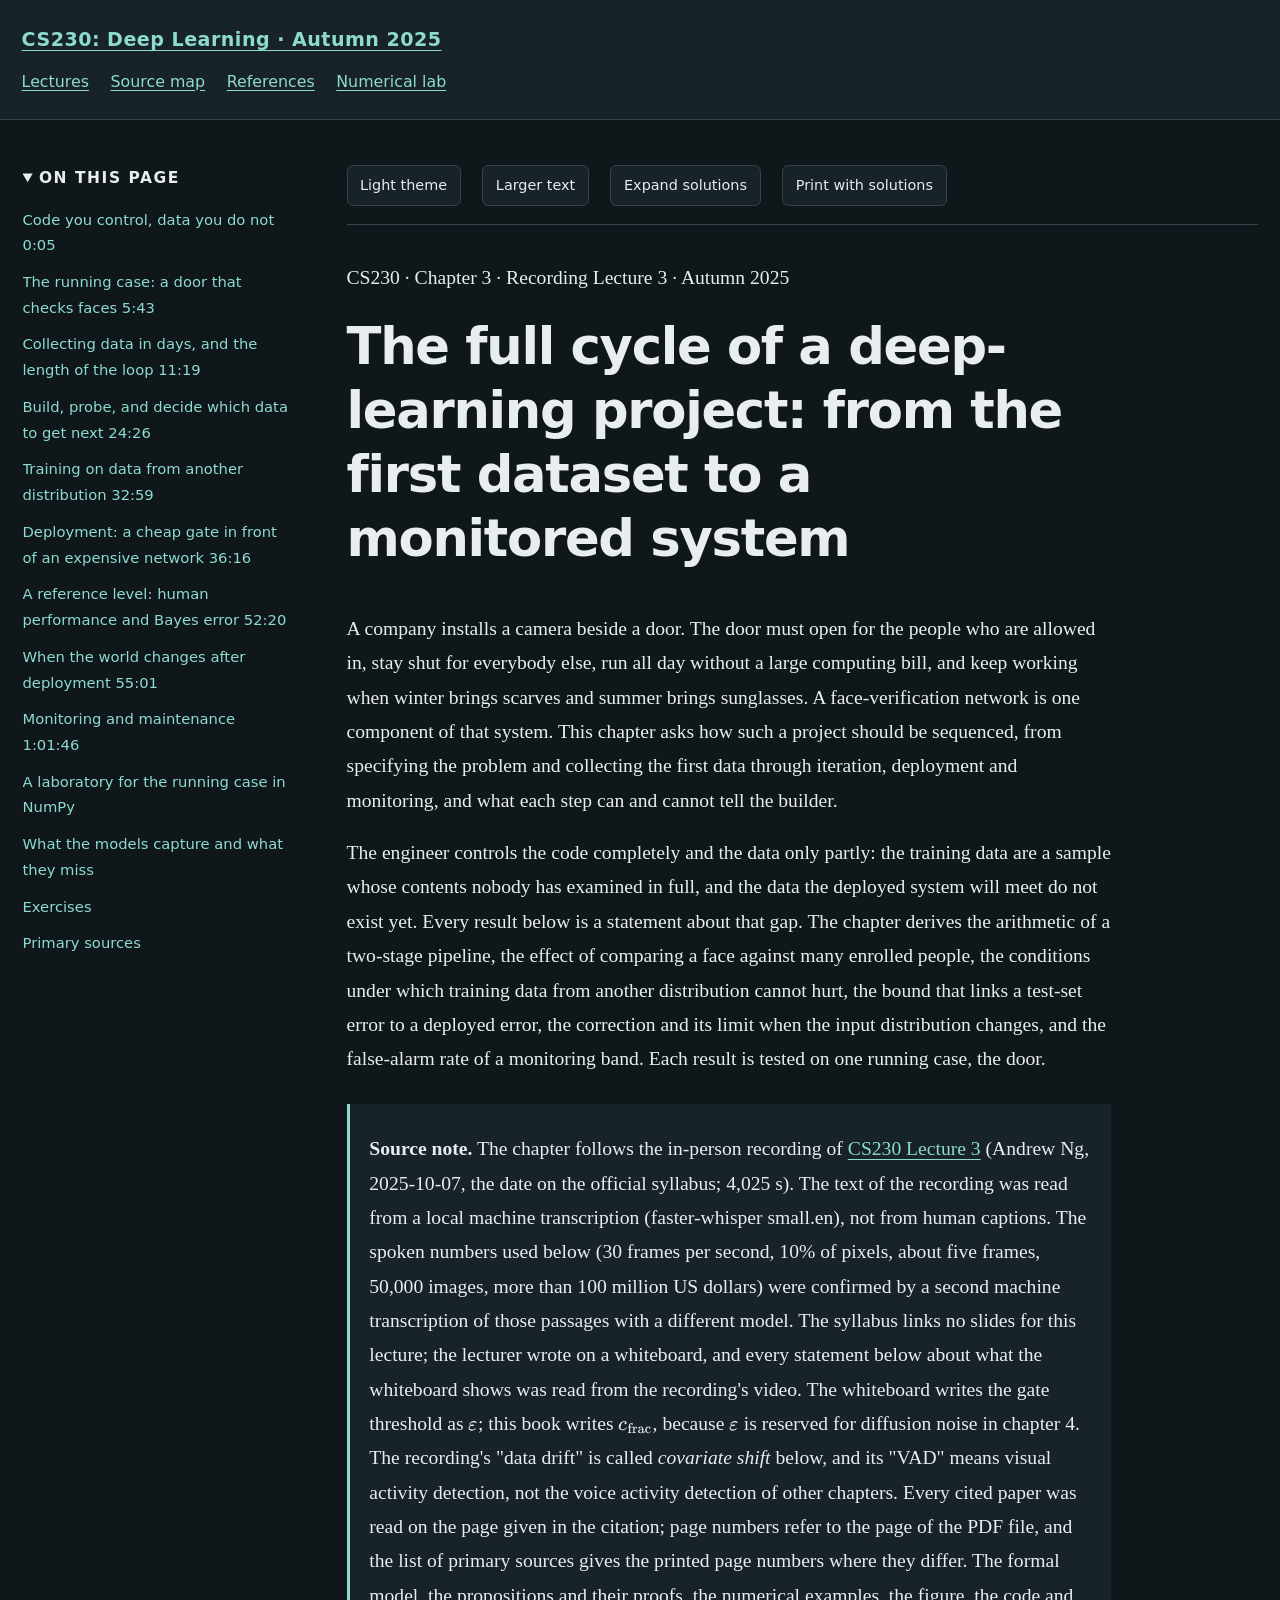
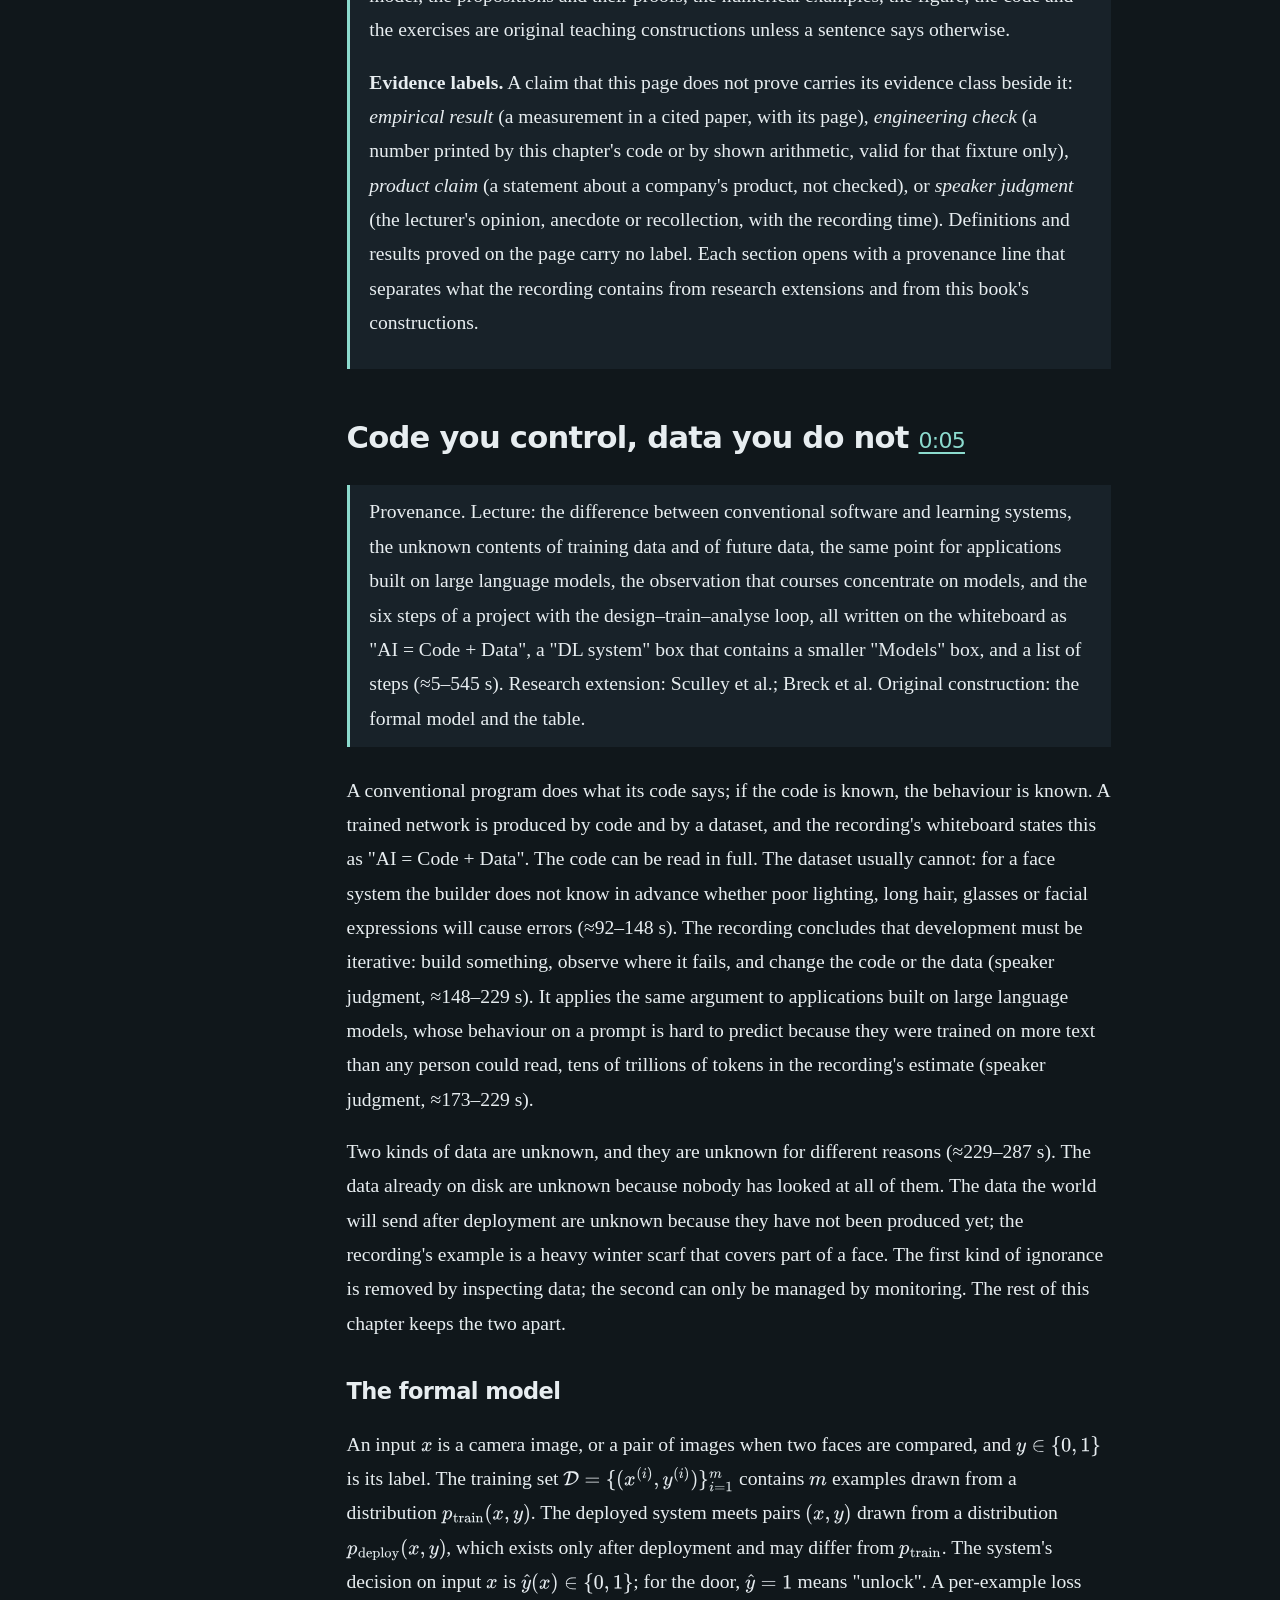
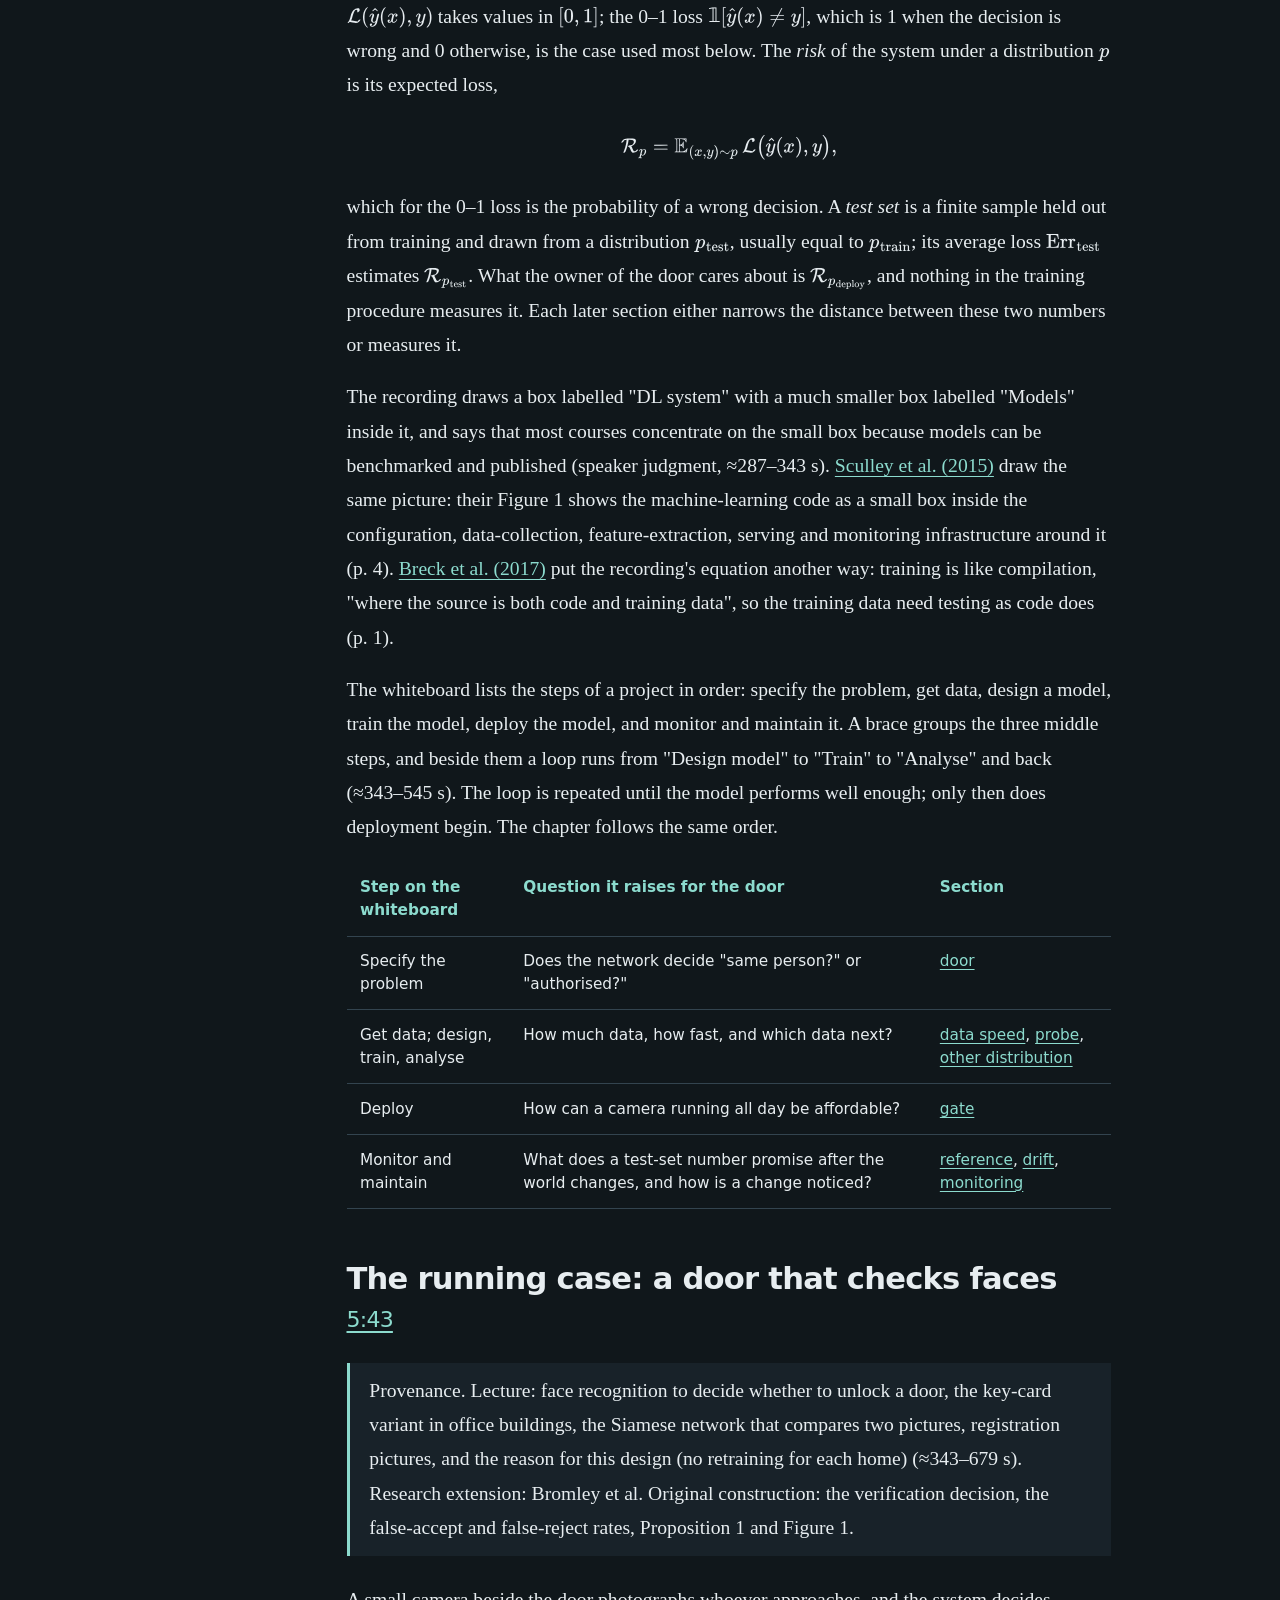
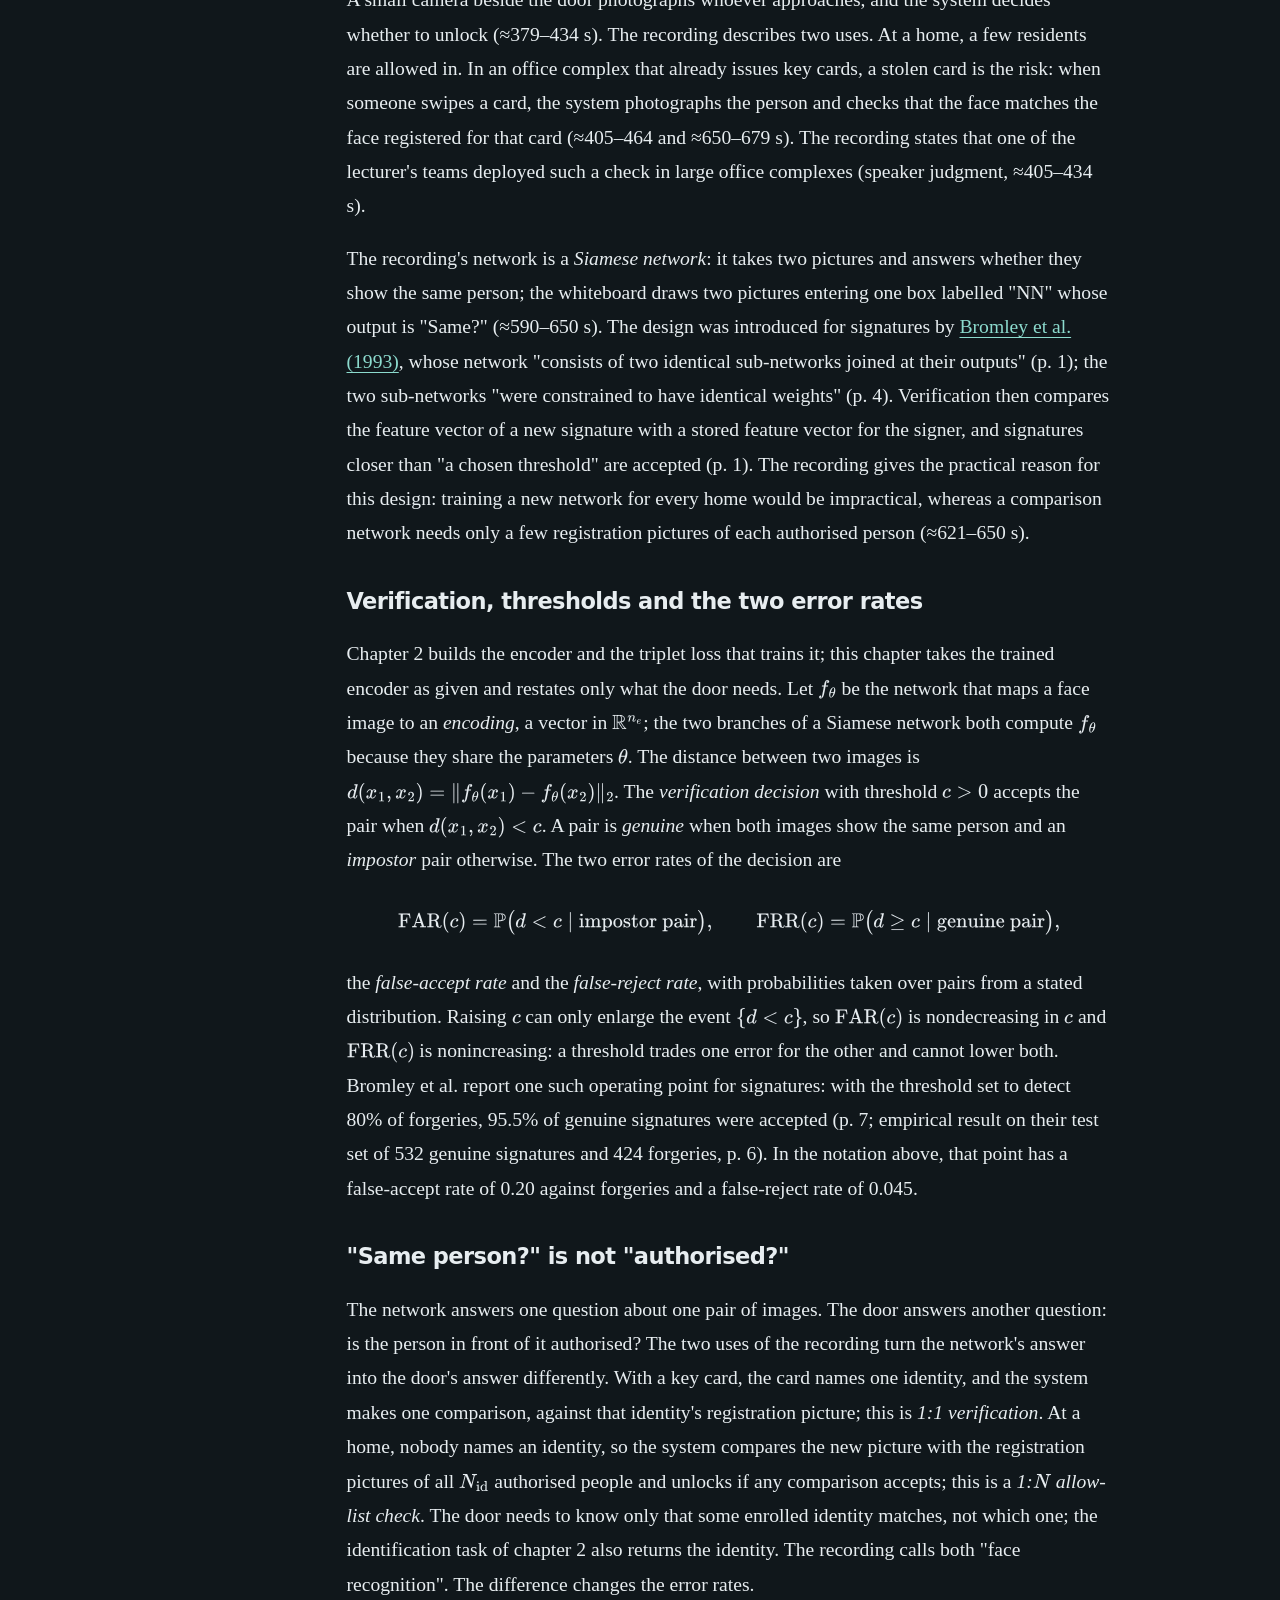
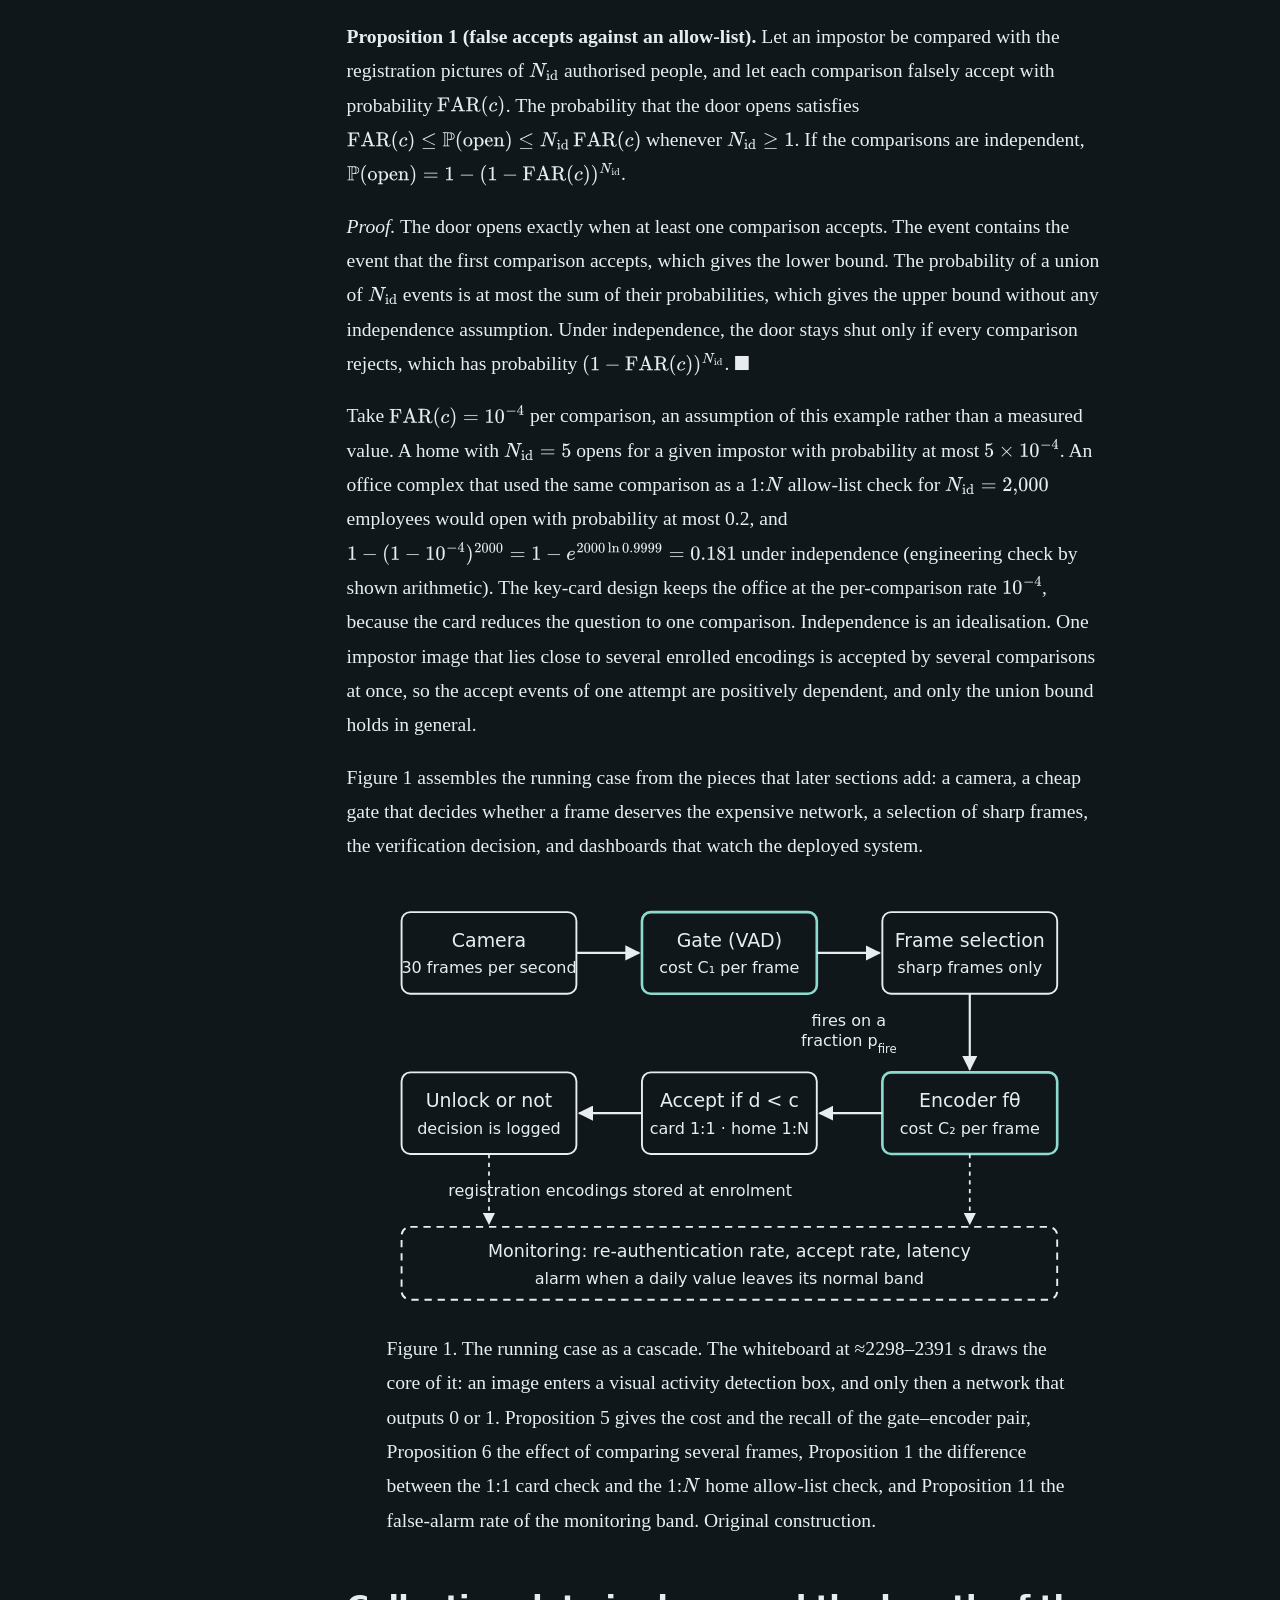
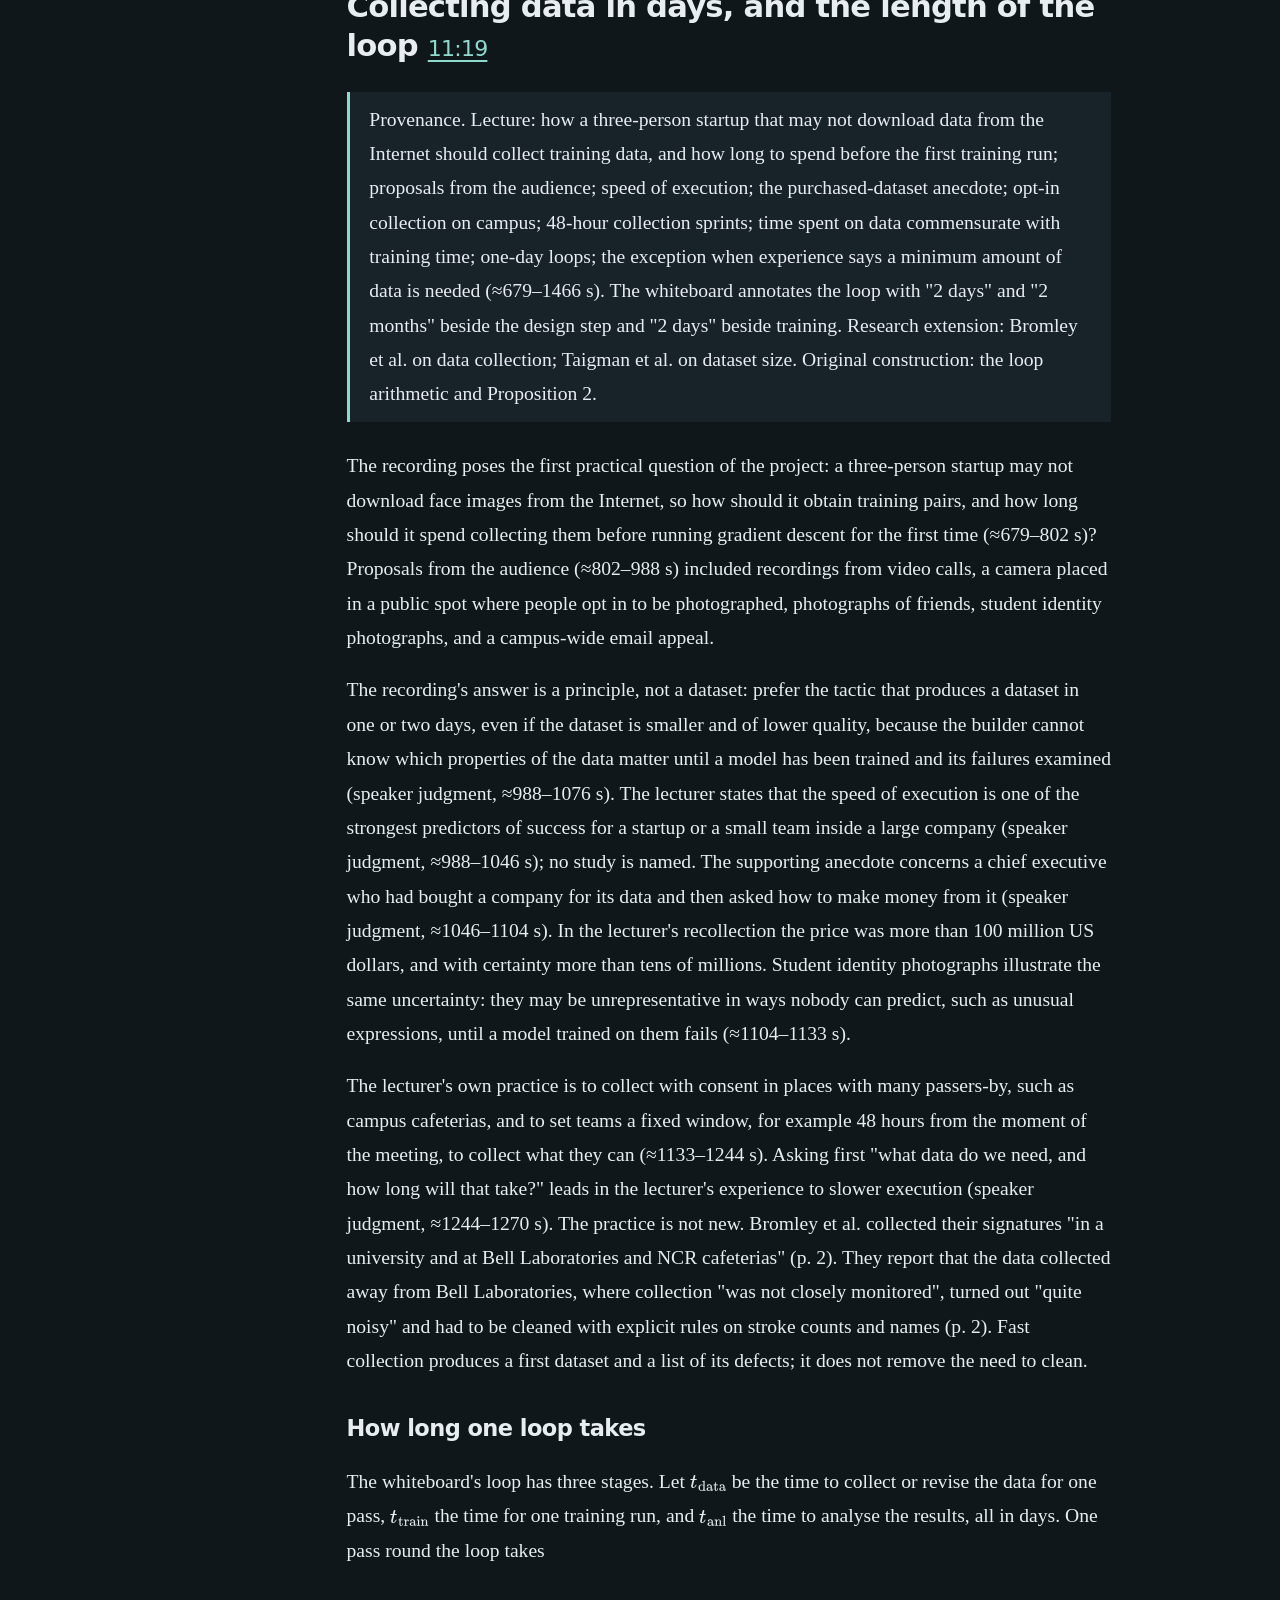
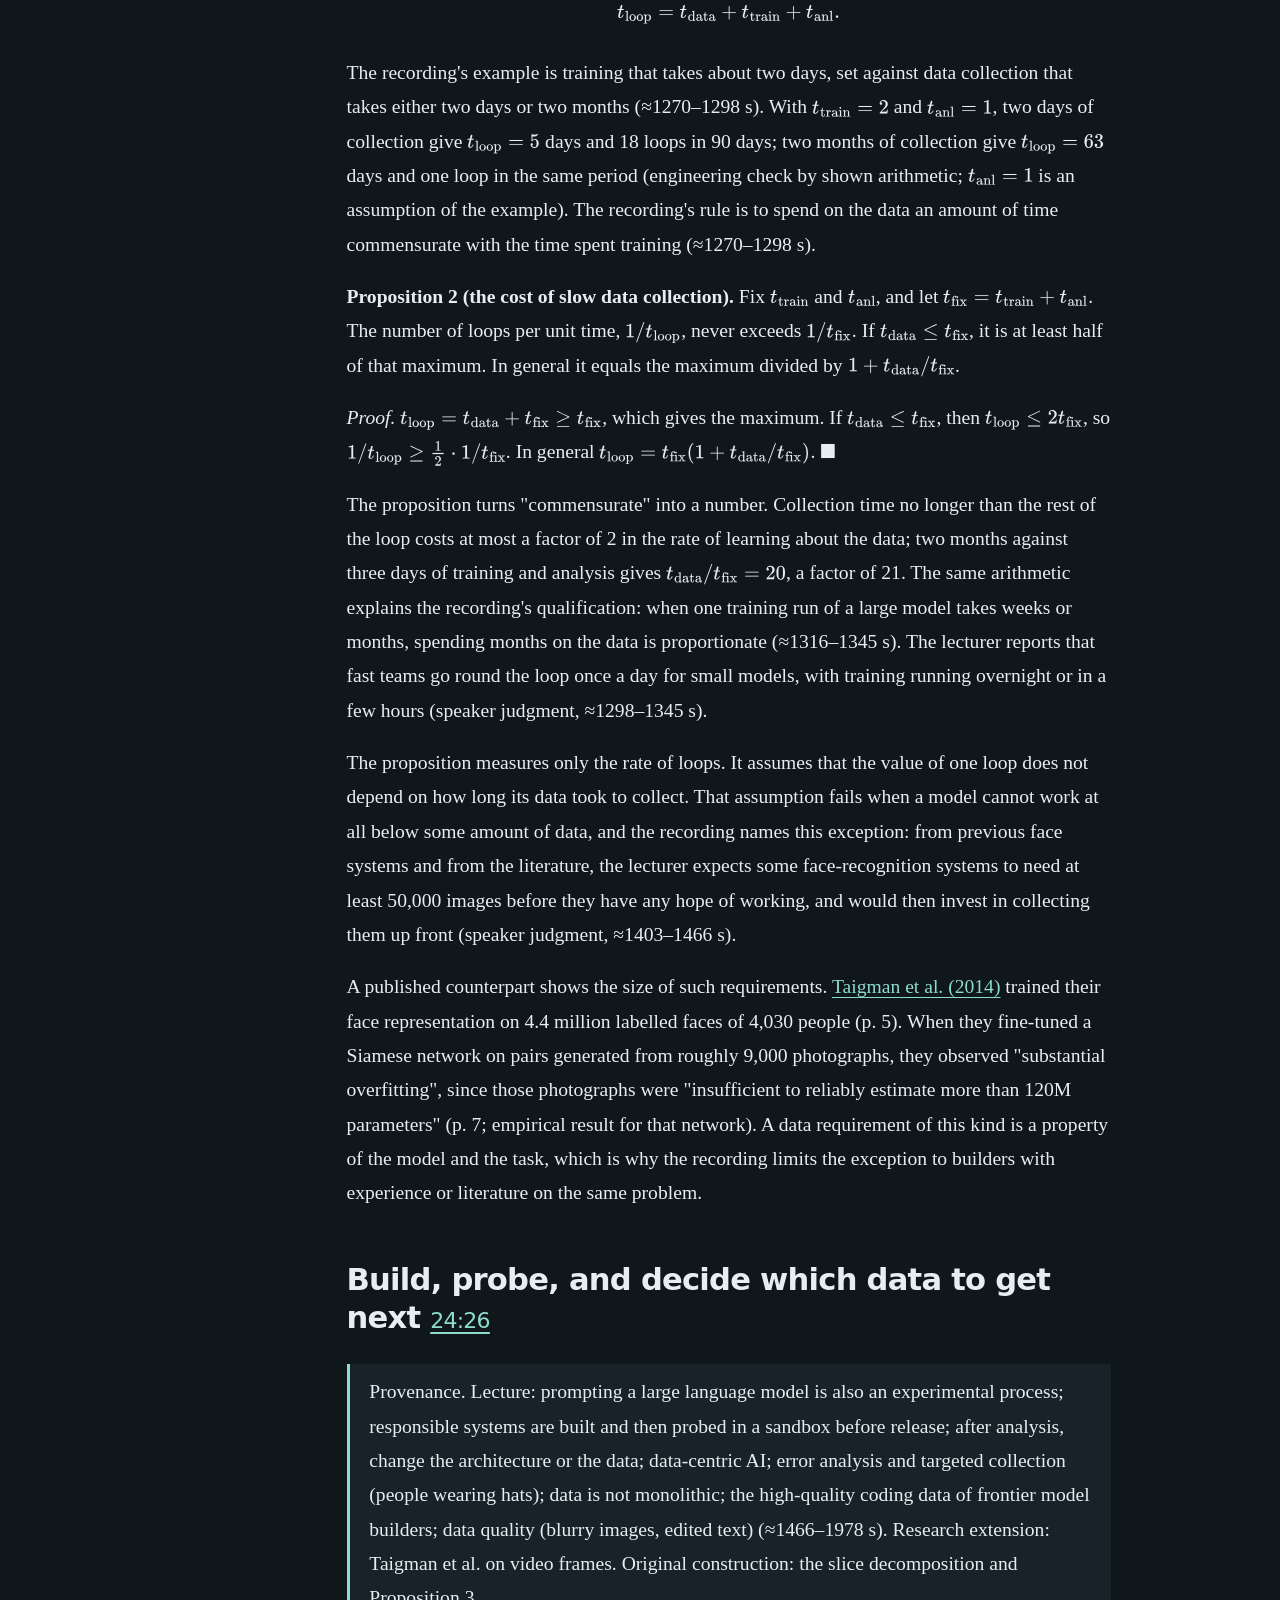
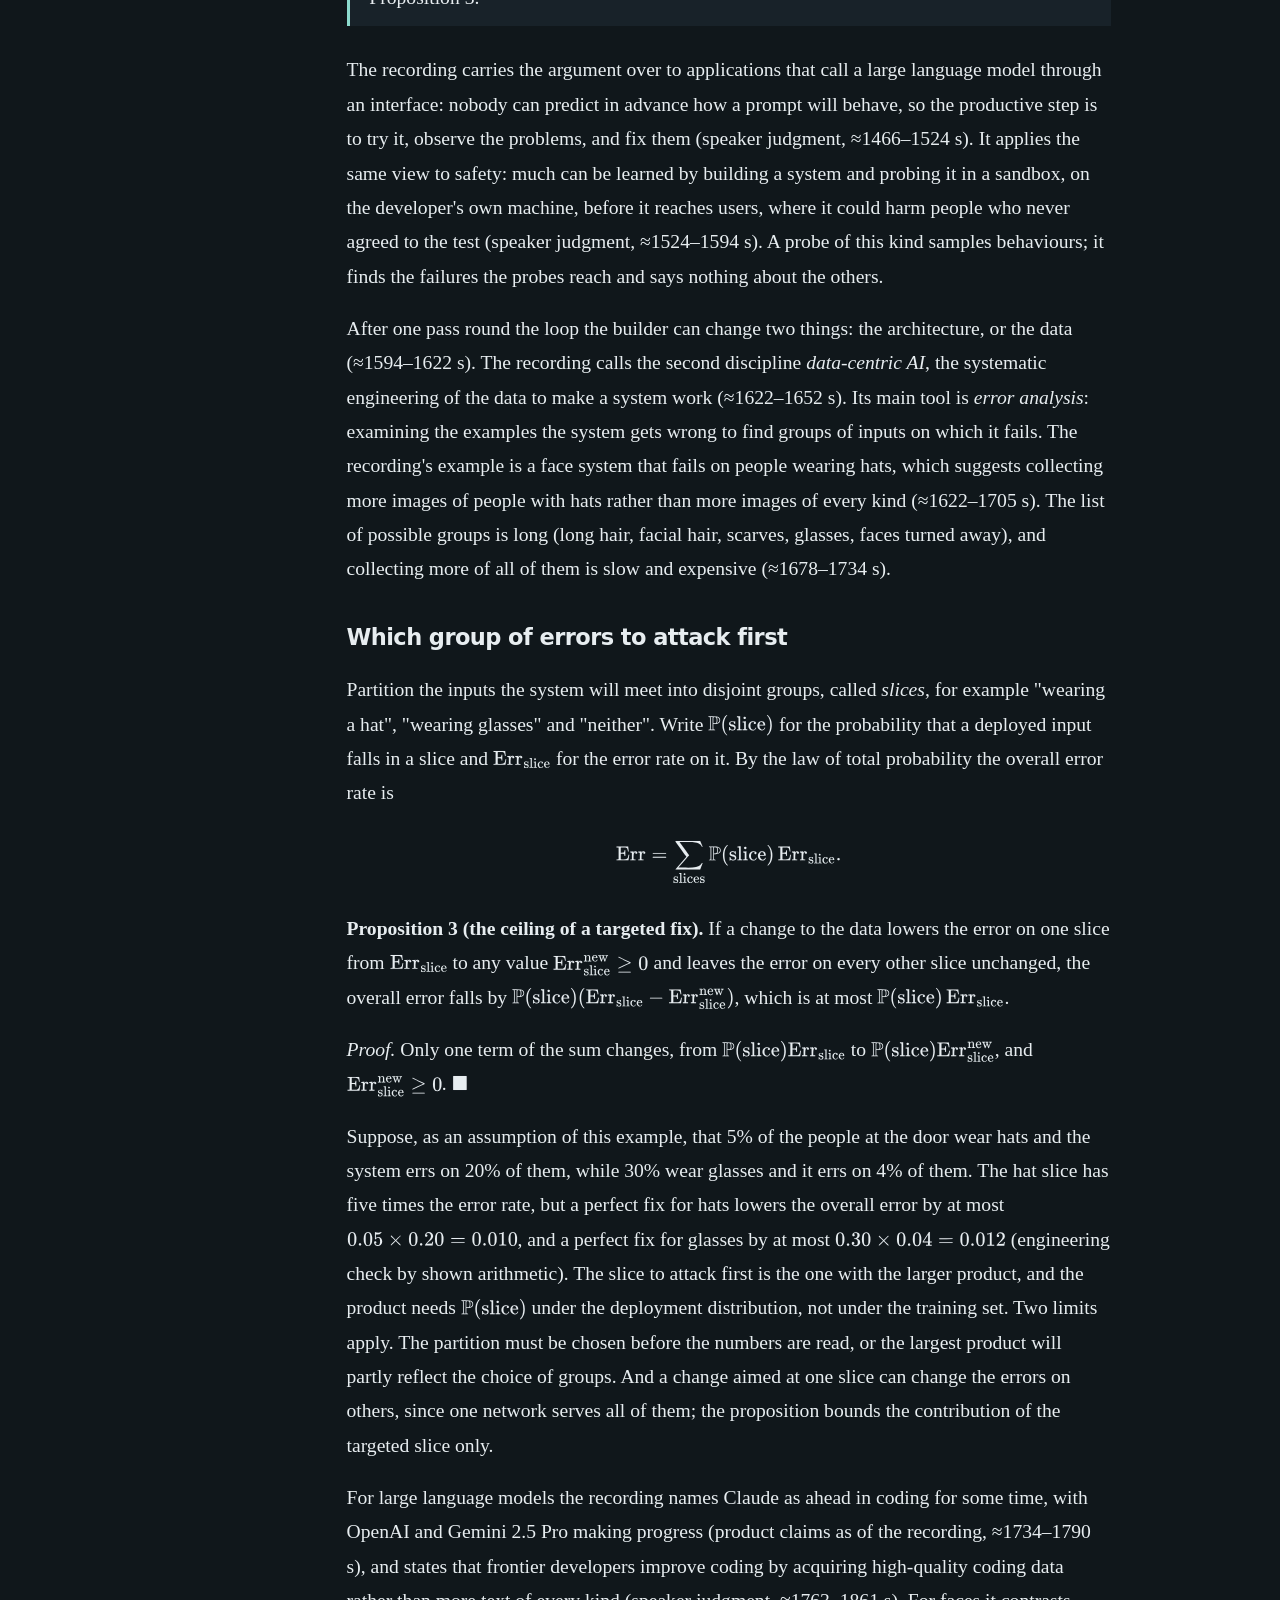
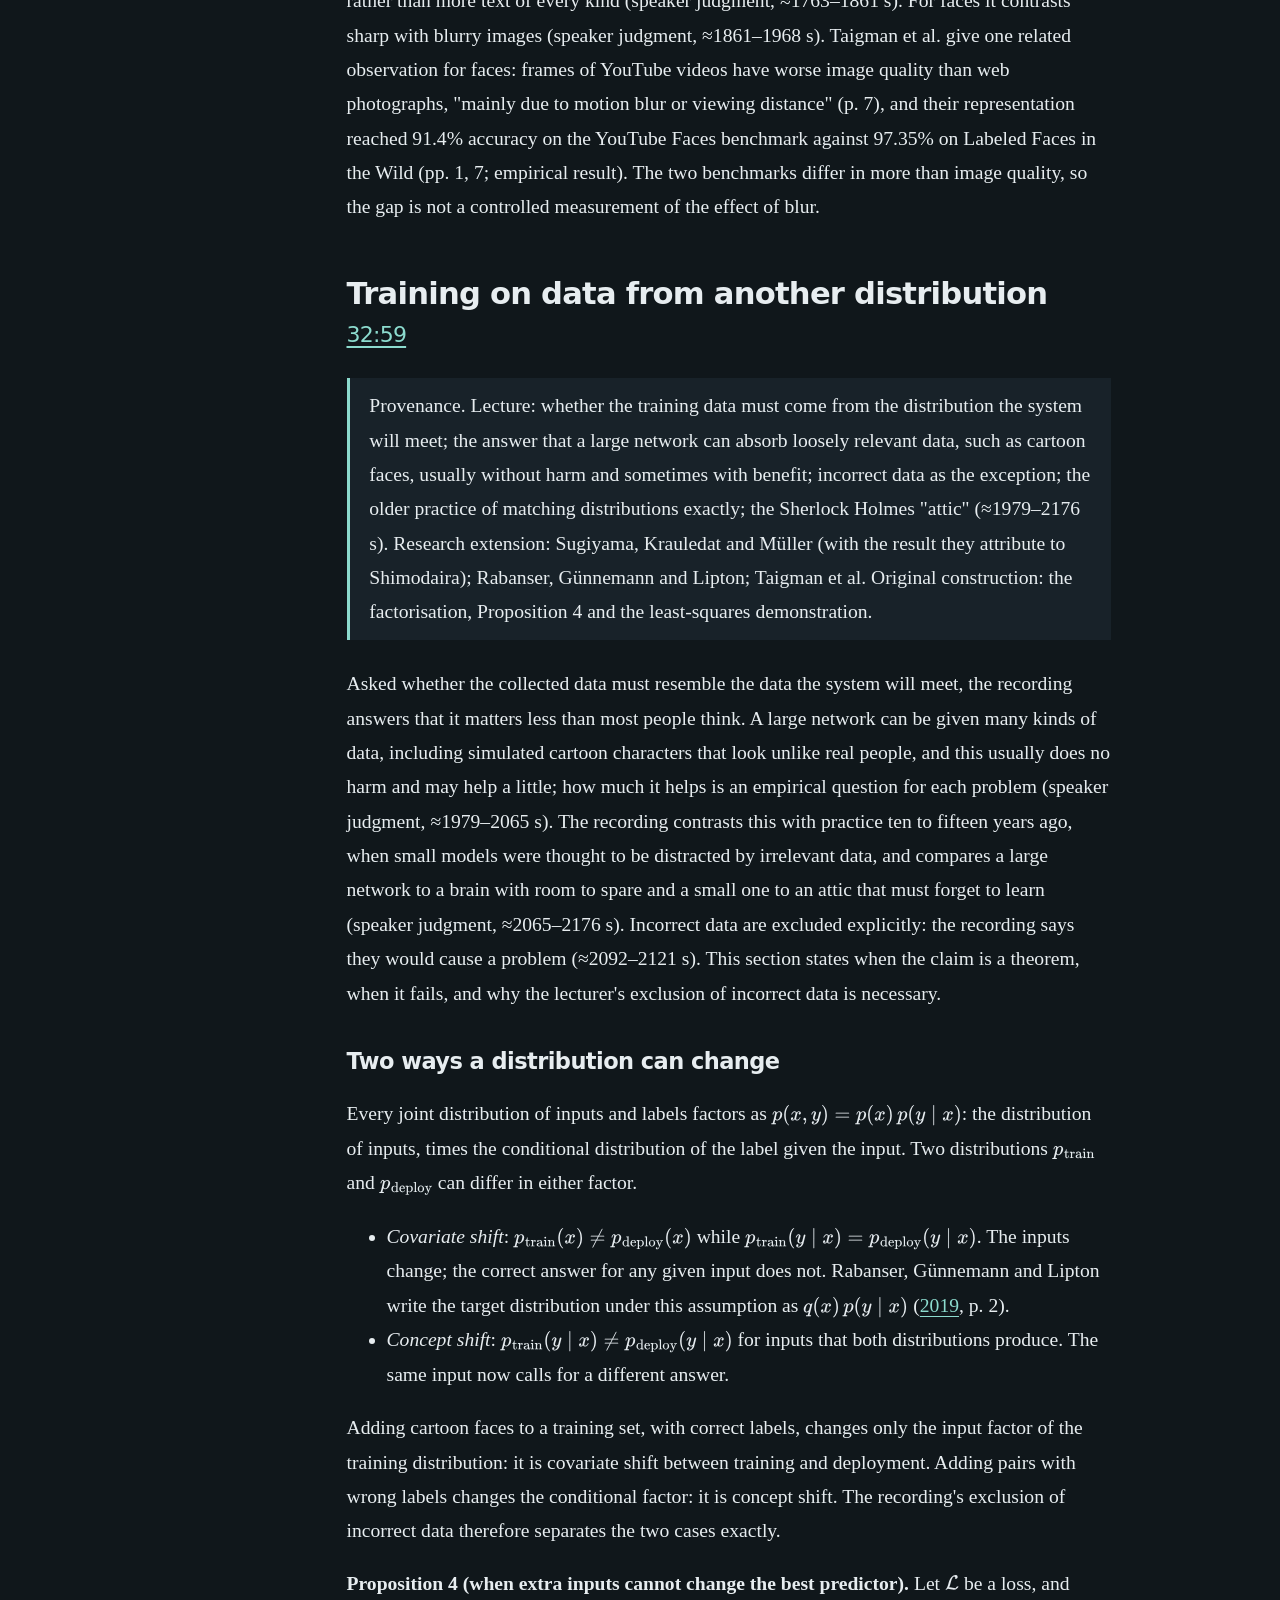
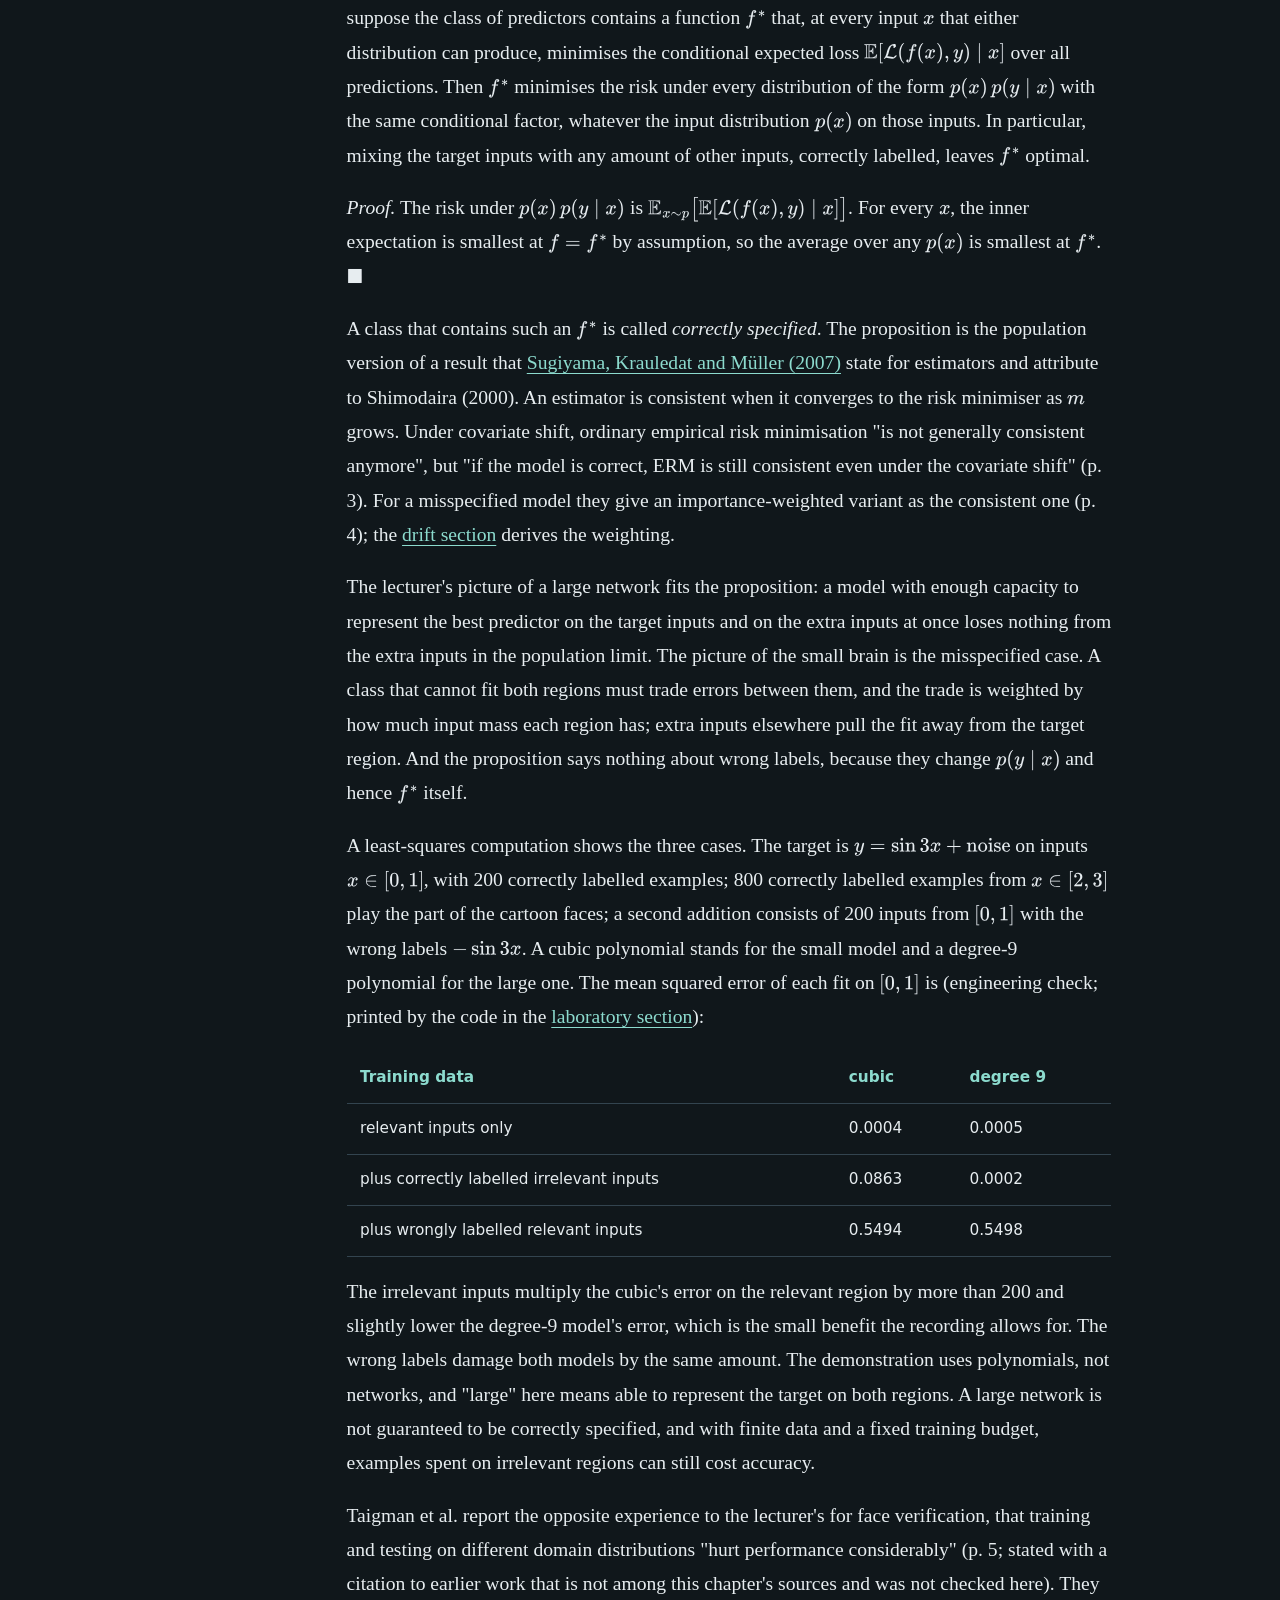
<file: lecture-03-full-cycle-of-a-deep-learning-project.html>
<!doctype html>
<html lang="en"><head><meta charset="utf-8"><meta name="viewport" content="width=device-width,initial-scale=1">
<meta name="color-scheme" content="dark light"><meta name="book-content-sha256" content="b9d2c48c74e621617783026d2c30e4977006cc011a3cdc78ce5f7711b5692559"><title>The full cycle of a deep-learning project: from the first dataset to a monitored system · CS230: Deep Learning</title>
<link rel="stylesheet" href="assets/book.css"><script>window.MathJax={tex:{inlineMath:[['$','$'],['\\(','\\)']],displayMath:[['$$','$$'],['\\[','\\]']],processEscapes:true},svg:{fontCache:'local'},options:{skipHtmlTags:['script','noscript','style','textarea','pre','code']}};</script>
<script defer src="assets/mathjax-tex-svg.js"></script><script defer src="assets/book.js"></script></head>
<body><a class="skip" href="#main">Skip to content</a>
<header class="site-header"><a class="brand" href="index.html">CS230: Deep Learning · Autumn 2025</a><nav class="course-nav" aria-label="Book"><a href="index.html">Lectures</a><a href="source-map.html">Source map</a><a href="references.html">References</a><a href="numerical-lab.html">Numerical lab</a></nav></header>
<div class="layout"><aside class="toc" id="chapter-toc" aria-label="On this page"><h2>On this page</h2></aside><main id="main">
<div class="reading-tools" aria-label="Reading controls"><button id="theme-toggle" aria-pressed="false">Light theme</button><button id="text-toggle" aria-pressed="false">Larger text</button><button id="solutions-toggle" aria-pressed="false">Expand solutions</button><button id="print-page">Print with solutions</button></div>
<article id="chapter-content"><!-- BOOK-CONTENT-START --><header class="chapter-header"><p class="eyebrow">CS230 · Chapter 3 · Recording Lecture 3 · Autumn 2025</p><h1>The full cycle of a deep-learning project: from the first dataset to a monitored system</h1>
<p class="lead">A company installs a camera beside a door. The door must open for the people who are allowed in, stay shut for everybody else, run all day without a large computing bill, and keep working when winter brings scarves and summer brings sunglasses. A face-verification network is one component of that system. This chapter asks how such a project should be sequenced, from specifying the problem and collecting the first data through iteration, deployment and monitoring, and what each step can and cannot tell the builder.</p>
<p>The engineer controls the code completely and the data only partly: the training data are a sample whose contents nobody has examined in full, and the data the deployed system will meet do not exist yet. Every result below is a statement about that gap. The chapter derives the arithmetic of a two-stage pipeline, the effect of comparing a face against many enrolled people, the conditions under which training data from another distribution cannot hurt, the bound that links a test-set error to a deployed error, the correction and its limit when the input distribution changes, and the false-alarm rate of a monitoring band. Each result is tested on one running case, the door.</p>
<div class="note"><p><strong>Source note.</strong> The chapter follows the in-person recording of <a href="https://www.youtube.com/watch?v=MGqQuQEUXhk">CS230 Lecture 3</a> (Andrew Ng, 2025-10-07, the date on the official syllabus; 4,025 s). The text of the recording was read from a local machine transcription (faster-whisper small.en), not from human captions. The spoken numbers used below (30 frames per second, 10% of pixels, about five frames, 50,000 images, more than 100 million US dollars) were confirmed by a second machine transcription of those passages with a different model. The syllabus links no slides for this lecture; the lecturer wrote on a whiteboard, and every statement below about what the whiteboard shows was read from the recording's video. The whiteboard writes the gate threshold as \(\varepsilon\); this book writes \(c_{\mathrm{frac}}\), because \(\varepsilon\) is reserved for diffusion noise in chapter 4. The recording's "data drift" is called <em>covariate shift</em> below, and its "VAD" means visual activity detection, not the voice activity detection of other chapters. Every cited paper was read on the page given in the citation; page numbers refer to the page of the PDF file, and the list of primary sources gives the printed page numbers where they differ. The formal model, the propositions and their proofs, the numerical examples, the figure, the code and the exercises are original teaching constructions unless a sentence says otherwise.</p>
<p><strong>Evidence labels.</strong> A claim that this page does not prove carries its evidence class beside it: <em>empirical result</em> (a measurement in a cited paper, with its page), <em>engineering check</em> (a number printed by this chapter's code or by shown arithmetic, valid for that fixture only), <em>product claim</em> (a statement about a company's product, not checked), or <em>speaker judgment</em> (the lecturer's opinion, anecdote or recollection, with the recording time). Definitions and results proved on the page carry no label. Each section opens with a provenance line that separates what the recording contains from research extensions and from this book's constructions.</p></div></header>

<section id="model"><h2>Code you control, data you do not <a class="timestamp" href="https://www.youtube.com/watch?v=MGqQuQEUXhk&amp;t=5">0:05</a></h2>
<p class="note">Provenance. Lecture: the difference between conventional software and learning systems, the unknown contents of training data and of future data, the same point for applications built on large language models, the observation that courses concentrate on models, and the six steps of a project with the design–train–analyse loop, all written on the whiteboard as "AI = Code + Data", a "DL system" box that contains a smaller "Models" box, and a list of steps (≈5–545 s). Research extension: Sculley et al.; Breck et al. Original construction: the formal model and the table.</p>
<p>A conventional program does what its code says; if the code is known, the behaviour is known. A trained network is produced by code and by a dataset, and the recording's whiteboard states this as "AI = Code + Data". The code can be read in full. The dataset usually cannot: for a face system the builder does not know in advance whether poor lighting, long hair, glasses or facial expressions will cause errors (≈92–148 s). The recording concludes that development must be iterative: build something, observe where it fails, and change the code or the data (speaker judgment, ≈148–229 s). It applies the same argument to applications built on large language models, whose behaviour on a prompt is hard to predict because they were trained on more text than any person could read, tens of trillions of tokens in the recording's estimate (speaker judgment, ≈173–229 s).</p>
<p>Two kinds of data are unknown, and they are unknown for different reasons (≈229–287 s). The data already on disk are unknown because nobody has looked at all of them. The data the world will send after deployment are unknown because they have not been produced yet; the recording's example is a heavy winter scarf that covers part of a face. The first kind of ignorance is removed by inspecting data; the second can only be managed by monitoring. The rest of this chapter keeps the two apart.</p>
<h3 id="formal-model">The formal model</h3>
<p>An input \(x\) is a camera image, or a pair of images when two faces are compared, and \(y\in\{0,1\}\) is its label. The training set \(\mathcal D=\{(x^{(i)},y^{(i)})\}_{i=1}^m\) contains \(m\) examples drawn from a distribution \(p_{\mathrm{train}}(x,y)\). The deployed system meets pairs \((x,y)\) drawn from a distribution \(p_{\mathrm{deploy}}(x,y)\), which exists only after deployment and may differ from \(p_{\mathrm{train}}\). The system's decision on input \(x\) is \(\hat y(x)\in\{0,1\}\); for the door, \(\hat y=1\) means "unlock". A per-example loss \(\mathcal L(\hat y(x),y)\) takes values in \([0,1]\); the 0–1 loss \(\mathbb 1[\hat y(x)\ne y]\), which is 1 when the decision is wrong and 0 otherwise, is the case used most below. The <dfn>risk</dfn> of the system under a distribution \(p\) is its expected loss,</p>
\[\mathcal R_p=\mathbb E_{(x,y)\sim p}\,\mathcal L\bigl(\hat y(x),y\bigr),\]
<p>which for the 0–1 loss is the probability of a wrong decision. A <dfn>test set</dfn> is a finite sample held out from training and drawn from a distribution \(p_{\mathrm{test}}\), usually equal to \(p_{\mathrm{train}}\); its average loss \(\mathrm{Err}_{\mathrm{test}}\) estimates \(\mathcal R_{p_{\mathrm{test}}}\). What the owner of the door cares about is \(\mathcal R_{p_{\mathrm{deploy}}}\), and nothing in the training procedure measures it. Each later section either narrows the distance between these two numbers or measures it.</p>
<p>The recording draws a box labelled "DL system" with a much smaller box labelled "Models" inside it, and says that most courses concentrate on the small box because models can be benchmarked and published (speaker judgment, ≈287–343 s). <a href="https://proceedings.neurips.cc/paper_files/paper/2015/file/86df7dcfd896fcaf2674f757a2463eba-Paper.pdf">Sculley et al. (2015)</a> draw the same picture: their Figure 1 shows the machine-learning code as a small box inside the configuration, data-collection, feature-extraction, serving and monitoring infrastructure around it (p. 4). <a href="https://research.google.com/pubs/archive/46555.pdf">Breck et al. (2017)</a> put the recording's equation another way: training is like compilation, "where the source is both code and training data", so the training data need testing as code does (p. 1).</p>
<p>The whiteboard lists the steps of a project in order: specify the problem, get data, design a model, train the model, deploy the model, and monitor and maintain it. A brace groups the three middle steps, and beside them a loop runs from "Design model" to "Train" to "Analyse" and back (≈343–545 s). The loop is repeated until the model performs well enough; only then does deployment begin. The chapter follows the same order.</p>
<table><thead><tr><th scope="col">Step on the whiteboard</th><th scope="col">Question it raises for the door</th><th scope="col">Section</th></tr></thead><tbody>
<tr><td>Specify the problem</td><td>Does the network decide "same person?" or "authorised?"</td><td><a href="#door">door</a></td></tr>
<tr><td>Get data; design, train, analyse</td><td>How much data, how fast, and which data next?</td><td><a href="#data-speed">data speed</a>, <a href="#probe">probe</a>, <a href="#other-distribution">other distribution</a></td></tr>
<tr><td>Deploy</td><td>How can a camera running all day be affordable?</td><td><a href="#gate">gate</a></td></tr>
<tr><td>Monitor and maintain</td><td>What does a test-set number promise after the world changes, and how is a change noticed?</td><td><a href="#reference">reference</a>, <a href="#drift">drift</a>, <a href="#monitoring">monitoring</a></td></tr>
</tbody></table></section>

<section id="door"><h2>The running case: a door that checks faces <a class="timestamp" href="https://www.youtube.com/watch?v=MGqQuQEUXhk&amp;t=343">5:43</a></h2>
<p class="note">Provenance. Lecture: face recognition to decide whether to unlock a door, the key-card variant in office buildings, the Siamese network that compares two pictures, registration pictures, and the reason for this design (no retraining for each home) (≈343–679 s). Research extension: Bromley et al. Original construction: the verification decision, the false-accept and false-reject rates, Proposition 1 and Figure 1.</p>
<p>A small camera beside the door photographs whoever approaches, and the system decides whether to unlock (≈379–434 s). The recording describes two uses. At a home, a few residents are allowed in. In an office complex that already issues key cards, a stolen card is the risk: when someone swipes a card, the system photographs the person and checks that the face matches the face registered for that card (≈405–464 and ≈650–679 s). The recording states that one of the lecturer's teams deployed such a check in large office complexes (speaker judgment, ≈405–434 s).</p>
<p>The recording's network is a <dfn>Siamese network</dfn>: it takes two pictures and answers whether they show the same person; the whiteboard draws two pictures entering one box labelled "NN" whose output is "Same?" (≈590–650 s). The design was introduced for signatures by <a href="https://proceedings.neurips.cc/paper_files/paper/1993/file/288cc0ff022877bd3df94bc9360b9c5d-Paper.pdf">Bromley et al. (1993)</a>, whose network "consists of two identical sub-networks joined at their outputs" (p. 1); the two sub-networks "were constrained to have identical weights" (p. 4). Verification then compares the feature vector of a new signature with a stored feature vector for the signer, and signatures closer than "a chosen threshold" are accepted (p. 1). The recording gives the practical reason for this design: training a new network for every home would be impractical, whereas a comparison network needs only a few registration pictures of each authorised person (≈621–650 s).</p>
<h3 id="verification">Verification, thresholds and the two error rates</h3>
<p>Chapter 2 builds the encoder and the triplet loss that trains it; this chapter takes the trained encoder as given and restates only what the door needs. Let \(f_\theta\) be the network that maps a face image to an <dfn>encoding</dfn>, a vector in \(\mathbb R^{n_e}\); the two branches of a Siamese network both compute \(f_\theta\) because they share the parameters \(\theta\). The distance between two images is \(d(x_1,x_2)=\lVert f_\theta(x_1)-f_\theta(x_2)\rVert_2\). The <dfn>verification decision</dfn> with threshold \(c&gt;0\) accepts the pair when \(d(x_1,x_2)&lt;c\). A pair is <dfn>genuine</dfn> when both images show the same person and an <dfn>impostor</dfn> pair otherwise. The two error rates of the decision are</p>
\[\mathrm{FAR}(c)=\mathbb P\bigl(d&lt;c\mid\text{impostor pair}\bigr),\qquad \mathrm{FRR}(c)=\mathbb P\bigl(d\ge c\mid\text{genuine pair}\bigr),\]
<p>the <dfn>false-accept rate</dfn> and the <dfn>false-reject rate</dfn>, with probabilities taken over pairs from a stated distribution. Raising \(c\) can only enlarge the event \(\{d&lt;c\}\), so \(\mathrm{FAR}(c)\) is nondecreasing in \(c\) and \(\mathrm{FRR}(c)\) is nonincreasing: a threshold trades one error for the other and cannot lower both. Bromley et al. report one such operating point for signatures: with the threshold set to detect 80% of forgeries, 95.5% of genuine signatures were accepted (p. 7; empirical result on their test set of 532 genuine signatures and 424 forgeries, p. 6). In the notation above, that point has a false-accept rate of 0.20 against forgeries and a false-reject rate of 0.045.</p>
<h3>"Same person?" is not "authorised?"</h3>
<p>The network answers one question about one pair of images. The door answers another question: is the person in front of it authorised? The two uses of the recording turn the network's answer into the door's answer differently. With a key card, the card names one identity, and the system makes one comparison, against that identity's registration picture; this is <dfn>1:1 verification</dfn>. At a home, nobody names an identity, so the system compares the new picture with the registration pictures of all \(N_{\mathrm{id}}\) authorised people and unlocks if any comparison accepts; this is a <dfn>1:\(N\) allow-list check</dfn>. The door needs to know only that some enrolled identity matches, not which one; the identification task of chapter 2 also returns the identity. The recording calls both "face recognition". The difference changes the error rates.</p>
<p><strong>Proposition 1 (false accepts against an allow-list).</strong> Let an impostor be compared with the registration pictures of \(N_{\mathrm{id}}\) authorised people, and let each comparison falsely accept with probability \(\mathrm{FAR}(c)\). The probability that the door opens satisfies \(\mathrm{FAR}(c)\le\mathbb P(\text{open})\le N_{\mathrm{id}}\,\mathrm{FAR}(c)\) whenever \(N_{\mathrm{id}}\ge1\). If the comparisons are independent, \(\mathbb P(\text{open})=1-(1-\mathrm{FAR}(c))^{N_{\mathrm{id}}}\).</p>
<p><em>Proof.</em> The door opens exactly when at least one comparison accepts. The event contains the event that the first comparison accepts, which gives the lower bound. The probability of a union of \(N_{\mathrm{id}}\) events is at most the sum of their probabilities, which gives the upper bound without any independence assumption. Under independence, the door stays shut only if every comparison rejects, which has probability \((1-\mathrm{FAR}(c))^{N_{\mathrm{id}}}\). \(\blacksquare\)</p>
<p>Take \(\mathrm{FAR}(c)=10^{-4}\) per comparison, an assumption of this example rather than a measured value. A home with \(N_{\mathrm{id}}=5\) opens for a given impostor with probability at most \(5\times10^{-4}\). An office complex that used the same comparison as a 1:\(N\) allow-list check for \(N_{\mathrm{id}}=2{,}000\) employees would open with probability at most 0.2, and \(1-(1-10^{-4})^{2000}=1-e^{2000\ln0.9999}=0.181\) under independence (engineering check by shown arithmetic). The key-card design keeps the office at the per-comparison rate \(10^{-4}\), because the card reduces the question to one comparison. Independence is an idealisation. One impostor image that lies close to several enrolled encodings is accepted by several comparisons at once, so the accept events of one attempt are positively dependent, and only the union bound holds in general.</p>
<p>Figure 1 assembles the running case from the pieces that later sections add: a camera, a cheap gate that decides whether a frame deserves the expensive network, a selection of sharp frames, the verification decision, and dashboards that watch the deployed system.</p>
<figure id="fig-pipeline"><svg viewBox="0 0 470 300" role="img" aria-labelledby="fig1-t"><title id="fig1-t">The door-unlock system as a cascade of stages</title><defs><marker id="f3-a" viewBox="0 0 10 10" refX="9" refY="5" markerWidth="7" markerHeight="7" orient="auto"><path d="M0,0 L10,5 L0,10 z" style="fill:currentColor"/></marker></defs>
<rect x="10" y="20" width="120" height="56" rx="6" style="fill:none;stroke:currentColor;stroke-width:1.3"/><text x="70" y="44" style="fill:currentColor;font:13px system-ui,sans-serif" text-anchor="middle">Camera</text><text x="70" y="62" style="fill:currentColor;font:11px system-ui,sans-serif" text-anchor="middle">30 frames per second</text>
<rect x="175" y="20" width="120" height="56" rx="6" style="fill:none;stroke:var(--accent);stroke-width:1.8"/><text x="235" y="44" style="fill:currentColor;font:13px system-ui,sans-serif" text-anchor="middle">Gate (VAD)</text><text x="235" y="62" style="fill:currentColor;font:11px system-ui,sans-serif" text-anchor="middle">cost C₁ per frame</text>
<rect x="340" y="20" width="120" height="56" rx="6" style="fill:none;stroke:currentColor;stroke-width:1.3"/><text x="400" y="44" style="fill:currentColor;font:13px system-ui,sans-serif" text-anchor="middle">Frame selection</text><text x="400" y="62" style="fill:currentColor;font:11px system-ui,sans-serif" text-anchor="middle">sharp frames only</text>
<rect x="340" y="130" width="120" height="56" rx="6" style="fill:none;stroke:var(--accent);stroke-width:1.8"/><text x="400" y="154" style="fill:currentColor;font:13px system-ui,sans-serif" text-anchor="middle">Encoder fθ</text><text x="400" y="172" style="fill:currentColor;font:11px system-ui,sans-serif" text-anchor="middle">cost C₂ per frame</text>
<rect x="175" y="130" width="120" height="56" rx="6" style="fill:none;stroke:currentColor;stroke-width:1.3"/><text x="235" y="154" style="fill:currentColor;font:13px system-ui,sans-serif" text-anchor="middle">Accept if d &lt; c</text><text x="235" y="172" style="fill:currentColor;font:11px system-ui,sans-serif" text-anchor="middle">card 1:1 · home 1:N</text>
<rect x="10" y="130" width="120" height="56" rx="6" style="fill:none;stroke:currentColor;stroke-width:1.3"/><text x="70" y="154" style="fill:currentColor;font:13px system-ui,sans-serif" text-anchor="middle">Unlock or not</text><text x="70" y="172" style="fill:currentColor;font:11px system-ui,sans-serif" text-anchor="middle">decision is logged</text>
<rect x="10" y="236" width="450" height="50" rx="6" style="fill:none;stroke:currentColor;stroke-width:1.3;stroke-dasharray:5 4"/><text x="235" y="257" style="fill:currentColor;font:12px system-ui,sans-serif" text-anchor="middle">Monitoring: re-authentication rate, accept rate, latency</text><text x="235" y="275" style="fill:currentColor;font:11px system-ui,sans-serif" text-anchor="middle">alarm when a daily value leaves its normal band</text>
<line x1="130" y1="48" x2="173" y2="48" style="stroke:currentColor;stroke-width:1.5" marker-end="url(#f3-a)"/><line x1="295" y1="48" x2="338" y2="48" style="stroke:currentColor;stroke-width:1.5" marker-end="url(#f3-a)"/><text x="317" y="98" style="fill:currentColor;font:11px system-ui,sans-serif" text-anchor="middle">fires on a</text><text x="317" y="112" style="fill:currentColor;font:11px system-ui,sans-serif" text-anchor="middle">fraction p<tspan baseline-shift="sub" style="font-size:8px">fire</tspan></text>
<line x1="400" y1="76" x2="400" y2="128" style="stroke:currentColor;stroke-width:1.5" marker-end="url(#f3-a)"/><line x1="340" y1="158" x2="297" y2="158" style="stroke:currentColor;stroke-width:1.5" marker-end="url(#f3-a)"/><line x1="175" y1="158" x2="132" y2="158" style="stroke:currentColor;stroke-width:1.5" marker-end="url(#f3-a)"/>
<line x1="70" y1="186" x2="70" y2="234" style="stroke:currentColor;stroke-width:1.2;stroke-dasharray:3 3" marker-end="url(#f3-a)"/><line x1="400" y1="186" x2="400" y2="234" style="stroke:currentColor;stroke-width:1.2;stroke-dasharray:3 3" marker-end="url(#f3-a)"/><text x="160" y="215" style="fill:currentColor;font:11px system-ui,sans-serif" text-anchor="middle">registration encodings stored at enrolment</text>
</svg><figcaption>Figure 1. The running case as a cascade. The whiteboard at ≈2298–2391 s draws the core of it: an image enters a visual activity detection box, and only then a network that outputs 0 or 1. Proposition 5 gives the cost and the recall of the gate–encoder pair, Proposition 6 the effect of comparing several frames, Proposition 1 the difference between the 1:1 card check and the 1:\(N\) home allow-list check, and Proposition 11 the false-alarm rate of the monitoring band. Original construction.</figcaption></figure></section>

<section id="data-speed"><h2>Collecting data in days, and the length of the loop <a class="timestamp" href="https://www.youtube.com/watch?v=MGqQuQEUXhk&amp;t=679">11:19</a></h2>
<p class="note">Provenance. Lecture: how a three-person startup that may not download data from the Internet should collect training data, and how long to spend before the first training run; proposals from the audience; speed of execution; the purchased-dataset anecdote; opt-in collection on campus; 48-hour collection sprints; time spent on data commensurate with training time; one-day loops; the exception when experience says a minimum amount of data is needed (≈679–1466 s). The whiteboard annotates the loop with "2 days" and "2 months" beside the design step and "2 days" beside training. Research extension: Bromley et al. on data collection; Taigman et al. on dataset size. Original construction: the loop arithmetic and Proposition 2.</p>
<p>The recording poses the first practical question of the project: a three-person startup may not download face images from the Internet, so how should it obtain training pairs, and how long should it spend collecting them before running gradient descent for the first time (≈679–802 s)? Proposals from the audience (≈802–988 s) included recordings from video calls, a camera placed in a public spot where people opt in to be photographed, photographs of friends, student identity photographs, and a campus-wide email appeal.</p>
<p>The recording's answer is a principle, not a dataset: prefer the tactic that produces a dataset in one or two days, even if the dataset is smaller and of lower quality, because the builder cannot know which properties of the data matter until a model has been trained and its failures examined (speaker judgment, ≈988–1076 s). The lecturer states that the speed of execution is one of the strongest predictors of success for a startup or a small team inside a large company (speaker judgment, ≈988–1046 s); no study is named. The supporting anecdote concerns a chief executive who had bought a company for its data and then asked how to make money from it (speaker judgment, ≈1046–1104 s). In the lecturer's recollection the price was more than 100 million US dollars, and with certainty more than tens of millions. Student identity photographs illustrate the same uncertainty: they may be unrepresentative in ways nobody can predict, such as unusual expressions, until a model trained on them fails (≈1104–1133 s).</p>
<p>The lecturer's own practice is to collect with consent in places with many passers-by, such as campus cafeterias, and to set teams a fixed window, for example 48 hours from the moment of the meeting, to collect what they can (≈1133–1244 s). Asking first "what data do we need, and how long will that take?" leads in the lecturer's experience to slower execution (speaker judgment, ≈1244–1270 s). The practice is not new. Bromley et al. collected their signatures "in a university and at Bell Laboratories and NCR cafeterias" (p. 2). They report that the data collected away from Bell Laboratories, where collection "was not closely monitored", turned out "quite noisy" and had to be cleaned with explicit rules on stroke counts and names (p. 2). Fast collection produces a first dataset and a list of its defects; it does not remove the need to clean.</p>
<h3 id="loop">How long one loop takes</h3>
<p>The whiteboard's loop has three stages. Let \(t_{\mathrm{data}}\) be the time to collect or revise the data for one pass, \(t_{\mathrm{train}}\) the time for one training run, and \(t_{\mathrm{anl}}\) the time to analyse the results, all in days. One pass round the loop takes</p>
\[t_{\mathrm{loop}}=t_{\mathrm{data}}+t_{\mathrm{train}}+t_{\mathrm{anl}}.\]
<p>The recording's example is training that takes about two days, set against data collection that takes either two days or two months (≈1270–1298 s). With \(t_{\mathrm{train}}=2\) and \(t_{\mathrm{anl}}=1\), two days of collection give \(t_{\mathrm{loop}}=5\) days and 18 loops in 90 days; two months of collection give \(t_{\mathrm{loop}}=63\) days and one loop in the same period (engineering check by shown arithmetic; \(t_{\mathrm{anl}}=1\) is an assumption of the example). The recording's rule is to spend on the data an amount of time commensurate with the time spent training (≈1270–1298 s).</p>
<p><strong>Proposition 2 (the cost of slow data collection).</strong> Fix \(t_{\mathrm{train}}\) and \(t_{\mathrm{anl}}\), and let \(t_{\mathrm{fix}}=t_{\mathrm{train}}+t_{\mathrm{anl}}\). The number of loops per unit time, \(1/t_{\mathrm{loop}}\), never exceeds \(1/t_{\mathrm{fix}}\). If \(t_{\mathrm{data}}\le t_{\mathrm{fix}}\), it is at least half of that maximum. In general it equals the maximum divided by \(1+t_{\mathrm{data}}/t_{\mathrm{fix}}\).</p>
<p><em>Proof.</em> \(t_{\mathrm{loop}}=t_{\mathrm{data}}+t_{\mathrm{fix}}\ge t_{\mathrm{fix}}\), which gives the maximum. If \(t_{\mathrm{data}}\le t_{\mathrm{fix}}\), then \(t_{\mathrm{loop}}\le2t_{\mathrm{fix}}\), so \(1/t_{\mathrm{loop}}\ge\tfrac12\cdot1/t_{\mathrm{fix}}\). In general \(t_{\mathrm{loop}}=t_{\mathrm{fix}}(1+t_{\mathrm{data}}/t_{\mathrm{fix}})\). \(\blacksquare\)</p>
<p>The proposition turns "commensurate" into a number. Collection time no longer than the rest of the loop costs at most a factor of 2 in the rate of learning about the data; two months against three days of training and analysis gives \(t_{\mathrm{data}}/t_{\mathrm{fix}}=20\), a factor of 21. The same arithmetic explains the recording's qualification: when one training run of a large model takes weeks or months, spending months on the data is proportionate (≈1316–1345 s). The lecturer reports that fast teams go round the loop once a day for small models, with training running overnight or in a few hours (speaker judgment, ≈1298–1345 s).</p>
<p>The proposition measures only the rate of loops. It assumes that the value of one loop does not depend on how long its data took to collect. That assumption fails when a model cannot work at all below some amount of data, and the recording names this exception: from previous face systems and from the literature, the lecturer expects some face-recognition systems to need at least 50,000 images before they have any hope of working, and would then invest in collecting them up front (speaker judgment, ≈1403–1466 s).</p>
<p>A published counterpart shows the size of such requirements. <a href="https://openaccess.thecvf.com/content_cvpr_2014/papers/Taigman_DeepFace_Closing_the_2014_CVPR_paper.pdf">Taigman et al. (2014)</a> trained their face representation on 4.4 million labelled faces of 4,030 people (p. 5). When they fine-tuned a Siamese network on pairs generated from roughly 9,000 photographs, they observed "substantial overfitting", since those photographs were "insufficient to reliably estimate more than 120M parameters" (p. 7; empirical result for that network). A data requirement of this kind is a property of the model and the task, which is why the recording limits the exception to builders with experience or literature on the same problem.</p></section>

<section id="probe"><h2>Build, probe, and decide which data to get next <a class="timestamp" href="https://www.youtube.com/watch?v=MGqQuQEUXhk&amp;t=1466">24:26</a></h2>
<p class="note">Provenance. Lecture: prompting a large language model is also an experimental process; responsible systems are built and then probed in a sandbox before release; after analysis, change the architecture or the data; data-centric AI; error analysis and targeted collection (people wearing hats); data is not monolithic; the high-quality coding data of frontier model builders; data quality (blurry images, edited text) (≈1466–1978 s). Research extension: Taigman et al. on video frames. Original construction: the slice decomposition and Proposition 3.</p>
<p>The recording carries the argument over to applications that call a large language model through an interface: nobody can predict in advance how a prompt will behave, so the productive step is to try it, observe the problems, and fix them (speaker judgment, ≈1466–1524 s). It applies the same view to safety: much can be learned by building a system and probing it in a sandbox, on the developer's own machine, before it reaches users, where it could harm people who never agreed to the test (speaker judgment, ≈1524–1594 s). A probe of this kind samples behaviours; it finds the failures the probes reach and says nothing about the others.</p>
<p>After one pass round the loop the builder can change two things: the architecture, or the data (≈1594–1622 s). The recording calls the second discipline <dfn>data-centric AI</dfn>, the systematic engineering of the data to make a system work (≈1622–1652 s). Its main tool is <dfn>error analysis</dfn>: examining the examples the system gets wrong to find groups of inputs on which it fails. The recording's example is a face system that fails on people wearing hats, which suggests collecting more images of people with hats rather than more images of every kind (≈1622–1705 s). The list of possible groups is long (long hair, facial hair, scarves, glasses, faces turned away), and collecting more of all of them is slow and expensive (≈1678–1734 s).</p>
<h3 id="slices">Which group of errors to attack first</h3>
<p>Partition the inputs the system will meet into disjoint groups, called <dfn>slices</dfn>, for example "wearing a hat", "wearing glasses" and "neither". Write \(\mathbb P(\text{slice})\) for the probability that a deployed input falls in a slice and \(\mathrm{Err}_{\text{slice}}\) for the error rate on it. By the law of total probability the overall error rate is</p>
\[\mathrm{Err}=\sum_{\text{slices}}\mathbb P(\text{slice})\,\mathrm{Err}_{\text{slice}}.\]
<p><strong>Proposition 3 (the ceiling of a targeted fix).</strong> If a change to the data lowers the error on one slice from \(\mathrm{Err}_{\text{slice}}\) to any value \(\mathrm{Err}^{\mathrm{new}}_{\text{slice}}\ge0\) and leaves the error on every other slice unchanged, the overall error falls by \(\mathbb P(\text{slice})(\mathrm{Err}_{\text{slice}}-\mathrm{Err}^{\mathrm{new}}_{\text{slice}})\), which is at most \(\mathbb P(\text{slice})\,\mathrm{Err}_{\text{slice}}\).</p>
<p><em>Proof.</em> Only one term of the sum changes, from \(\mathbb P(\text{slice})\mathrm{Err}_{\text{slice}}\) to \(\mathbb P(\text{slice})\mathrm{Err}^{\mathrm{new}}_{\text{slice}}\), and \(\mathrm{Err}^{\mathrm{new}}_{\text{slice}}\ge0\). \(\blacksquare\)</p>
<p>Suppose, as an assumption of this example, that 5% of the people at the door wear hats and the system errs on 20% of them, while 30% wear glasses and it errs on 4% of them. The hat slice has five times the error rate, but a perfect fix for hats lowers the overall error by at most \(0.05\times0.20=0.010\), and a perfect fix for glasses by at most \(0.30\times0.04=0.012\) (engineering check by shown arithmetic). The slice to attack first is the one with the larger product, and the product needs \(\mathbb P(\text{slice})\) under the deployment distribution, not under the training set. Two limits apply. The partition must be chosen before the numbers are read, or the largest product will partly reflect the choice of groups. And a change aimed at one slice can change the errors on others, since one network serves all of them; the proposition bounds the contribution of the targeted slice only.</p>
<p>For large language models the recording names Claude as ahead in coding for some time, with OpenAI and Gemini 2.5 Pro making progress (product claims as of the recording, ≈1734–1790 s), and states that frontier developers improve coding by acquiring high-quality coding data rather than more text of every kind (speaker judgment, ≈1763–1861 s). For faces it contrasts sharp with blurry images (speaker judgment, ≈1861–1968 s). Taigman et al. give one related observation for faces: frames of YouTube videos have worse image quality than web photographs, "mainly due to motion blur or viewing distance" (p. 7), and their representation reached 91.4% accuracy on the YouTube Faces benchmark against 97.35% on Labeled Faces in the Wild (pp. 1, 7; empirical result). The two benchmarks differ in more than image quality, so the gap is not a controlled measurement of the effect of blur.</p></section>

<section id="other-distribution"><h2>Training on data from another distribution <a class="timestamp" href="https://www.youtube.com/watch?v=MGqQuQEUXhk&amp;t=1979">32:59</a></h2>
<p class="note">Provenance. Lecture: whether the training data must come from the distribution the system will meet; the answer that a large network can absorb loosely relevant data, such as cartoon faces, usually without harm and sometimes with benefit; incorrect data as the exception; the older practice of matching distributions exactly; the Sherlock Holmes "attic" (≈1979–2176 s). Research extension: Sugiyama, Krauledat and Müller (with the result they attribute to Shimodaira); Rabanser, Günnemann and Lipton; Taigman et al. Original construction: the factorisation, Proposition 4 and the least-squares demonstration.</p>
<p>Asked whether the collected data must resemble the data the system will meet, the recording answers that it matters less than most people think. A large network can be given many kinds of data, including simulated cartoon characters that look unlike real people, and this usually does no harm and may help a little; how much it helps is an empirical question for each problem (speaker judgment, ≈1979–2065 s). The recording contrasts this with practice ten to fifteen years ago, when small models were thought to be distracted by irrelevant data, and compares a large network to a brain with room to spare and a small one to an attic that must forget to learn (speaker judgment, ≈2065–2176 s). Incorrect data are excluded explicitly: the recording says they would cause a problem (≈2092–2121 s). This section states when the claim is a theorem, when it fails, and why the lecturer's exclusion of incorrect data is necessary.</p>
<h3 id="shift-definitions">Two ways a distribution can change</h3>
<p>Every joint distribution of inputs and labels factors as \(p(x,y)=p(x)\,p(y\mid x)\): the distribution of inputs, times the conditional distribution of the label given the input. Two distributions \(p_{\mathrm{train}}\) and \(p_{\mathrm{deploy}}\) can differ in either factor.</p>
<ul>
<li><dfn>Covariate shift</dfn>: \(p_{\mathrm{train}}(x)\ne p_{\mathrm{deploy}}(x)\) while \(p_{\mathrm{train}}(y\mid x)=p_{\mathrm{deploy}}(y\mid x)\). The inputs change; the correct answer for any given input does not. Rabanser, Günnemann and Lipton write the target distribution under this assumption as \(q(x)\,p(y\mid x)\) (<a href="https://arxiv.org/abs/1810.11953">2019</a>, p. 2).</li>
<li><dfn>Concept shift</dfn>: \(p_{\mathrm{train}}(y\mid x)\ne p_{\mathrm{deploy}}(y\mid x)\) for inputs that both distributions produce. The same input now calls for a different answer.</li>
</ul>
<p>Adding cartoon faces to a training set, with correct labels, changes only the input factor of the training distribution: it is covariate shift between training and deployment. Adding pairs with wrong labels changes the conditional factor: it is concept shift. The recording's exclusion of incorrect data therefore separates the two cases exactly.</p>
<p><strong>Proposition 4 (when extra inputs cannot change the best predictor).</strong> Let \(\mathcal L\) be a loss, and suppose the class of predictors contains a function \(f^*\) that, at every input \(x\) that either distribution can produce, minimises the conditional expected loss \(\mathbb E[\mathcal L(f(x),y)\mid x]\) over all predictions. Then \(f^*\) minimises the risk under every distribution of the form \(p(x)\,p(y\mid x)\) with the same conditional factor, whatever the input distribution \(p(x)\) on those inputs. In particular, mixing the target inputs with any amount of other inputs, correctly labelled, leaves \(f^*\) optimal.</p>
<p><em>Proof.</em> The risk under \(p(x)\,p(y\mid x)\) is \(\mathbb E_{x\sim p}\bigl[\mathbb E[\mathcal L(f(x),y)\mid x]\bigr]\). For every \(x\), the inner expectation is smallest at \(f=f^*\) by assumption, so the average over any \(p(x)\) is smallest at \(f^*\). \(\blacksquare\)</p>
<p>A class that contains such an \(f^*\) is called <dfn>correctly specified</dfn>. The proposition is the population version of a result that <a href="https://www.jmlr.org/papers/volume8/sugiyama07a/sugiyama07a.pdf">Sugiyama, Krauledat and Müller (2007)</a> state for estimators and attribute to Shimodaira (2000). An estimator is consistent when it converges to the risk minimiser as \(m\) grows. Under covariate shift, ordinary empirical risk minimisation "is not generally consistent anymore", but "if the model is correct, ERM is still consistent even under the covariate shift" (p. 3). For a misspecified model they give an importance-weighted variant as the consistent one (p. 4); the <a href="#drift">drift section</a> derives the weighting.</p>
<p>The lecturer's picture of a large network fits the proposition: a model with enough capacity to represent the best predictor on the target inputs and on the extra inputs at once loses nothing from the extra inputs in the population limit. The picture of the small brain is the misspecified case. A class that cannot fit both regions must trade errors between them, and the trade is weighted by how much input mass each region has; extra inputs elsewhere pull the fit away from the target region. And the proposition says nothing about wrong labels, because they change \(p(y\mid x)\) and hence \(f^*\) itself.</p>
<p>A least-squares computation shows the three cases. The target is \(y=\sin 3x+\text{noise}\) on inputs \(x\in[0,1]\), with 200 correctly labelled examples; 800 correctly labelled examples from \(x\in[2,3]\) play the part of the cartoon faces; a second addition consists of 200 inputs from \([0,1]\) with the wrong labels \(-\sin3x\). A cubic polynomial stands for the small model and a degree-9 polynomial for the large one. The mean squared error of each fit on \([0,1]\) is (engineering check; printed by the code in the <a href="#implementation">laboratory section</a>):</p>
<table><thead><tr><th scope="col">Training data</th><th scope="col">cubic</th><th scope="col">degree 9</th></tr></thead><tbody>
<tr><td>relevant inputs only</td><td>0.0004</td><td>0.0005</td></tr>
<tr><td>plus correctly labelled irrelevant inputs</td><td>0.0863</td><td>0.0002</td></tr>
<tr><td>plus wrongly labelled relevant inputs</td><td>0.5494</td><td>0.5498</td></tr>
</tbody></table>
<p>The irrelevant inputs multiply the cubic's error on the relevant region by more than 200 and slightly lower the degree-9 model's error, which is the small benefit the recording allows for. The wrong labels damage both models by the same amount. The demonstration uses polynomials, not networks, and "large" here means able to represent the target on both regions. A large network is not guaranteed to be correctly specified, and with finite data and a fixed training budget, examples spent on irrelevant regions can still cost accuracy.</p>
<p>Taigman et al. report the opposite experience to the lecturer's for face verification, that training and testing on different domain distributions "hurt performance considerably" (p. 5; stated with a citation to earlier work that is not among this chapter's sources and was not checked here). They also fine-tuned their Siamese network on the target benchmark for two epochs "to correct for some of the data set dependent biases" (p. 7). The lecturer's claim is a rule of thumb whose mechanism is Proposition 4 and whose exceptions are misspecification and wrong labels.</p></section>

<section id="gate"><h2>Deployment: a cheap gate in front of an expensive network <a class="timestamp" href="https://www.youtube.com/watch?v=MGqQuQEUXhk&amp;t=2176">36:16</a></h2>
<p class="note">Provenance. Lecture: hosting the trained model as a service that receives pictures and returns a decision; streaming video all day and classifying every frame at 30 frames per second is too expensive or too slow; a low-cost visual activity detection stage in front of the face network (≈2176–2391 s). Research extension: Viola and Jones; the timing reported by Taigman et al. Original construction: Proposition 5 and the cascade calculation.</p>
<p>A trained model becomes part of a product through ordinary software work: it is hosted, for example in the cloud, as a service that receives one picture or two and returns a decision (≈2176–2240 s). The recording then states the constraint that shapes the door: streaming video to the cloud all day and classifying every frame at 30 frames per second is too expensive or too slow (≈2240–2269 s). At 30 frames per second a camera produces \(30\times86{,}400=2{,}592{,}000\) frames a day. The recording gives no cost per frame (≈2698–2731 s). Taigman et al. report 0.33 seconds per image on a single 2.2 GHz processor core for their complete pipeline, including face detection, alignment and the network (p. 8). At that 2014 figure, every frame at 30 frames per second would need \(30\times0.33=9.9\) core-seconds of computation per second, about ten cores busy without pause (engineering check by shown arithmetic on a 2014 figure, not a present-day cost).</p>
<p>Most of those frames show an empty doorway, as the lecturer says of the front door at home, where nothing moves most of the time (≈2337–2362 s). The recording's remedy, drawn on the whiteboard, puts a box labelled "VAD" in front of the network: <dfn>visual activity detection</dfn>, a low-cost stage that decides quickly whether anything worth recognising is in front of the camera, so that only those frames are passed on (≈2298–2391 s). (The acronym VAD means voice activity detection in the speech examples of other chapters.)</p>
<p>This is a <dfn>cascade</dfn>: a sequence of classifiers in which each stage passes an input to the next only if it cannot reject it. <a href="https://www.cs.cmu.edu/~efros/courses/LBMV07/Papers/viola-cvpr-01.pdf">Viola and Jones (2001)</a> made the cascade the core of a real-time face detector. They name the quantity that matters for the first stage: "the key measure of such an approach is the 'false negative' rate of the attentional process", since "all, or almost all, object instances" must pass it (p. 2). Their first stage, built from two simple features, detected 100% of the faces on a validation set with a false-positive rate of 40% at a cost of about 60 microprocessor instructions (p. 5; empirical result for their detector).</p>
<h3 id="cascade">The arithmetic of a two-stage cascade</h3>
<p>Index the camera frames by \(t\), one step per frame. Let \(C_1\) be the cost of running the gate on one frame and \(C_2\) the cost of running the encoder and the comparison, in core-seconds, and let \(p_{\mathrm{fire}}\) be the probability that the gate passes a frame on. A frame is <dfn>genuine</dfn> when it shows an authorised person who should be admitted.</p>
<p><strong>Proposition 5 (cost and recall of a cascade).</strong> (a) The expected cost per frame is \(C_1+p_{\mathrm{fire}}C_2\). (b) For a genuine frame,</p>
\[\mathbb P(\text{accept}\mid\text{genuine})=\mathbb P(\text{gate fires}\mid\text{genuine})\;\mathbb P(\text{encoder accepts}\mid\text{gate fired, genuine}).\]
<p>(c) The last factor equals the encoder's recall on all genuine frames, \(\mathbb P(\text{encoder accepts}\mid\text{genuine})\), if and only if the encoder's decision is independent of the gate's decision on genuine frames.</p>
<p><em>Proof.</em> (a) The gate runs on every frame; the encoder runs on a frame with probability \(p_{\mathrm{fire}}\); expectation is linear. (b) The cascade accepts exactly when the gate fires and the encoder then accepts, and the probability of an intersection is the probability of the first event times the conditional probability of the second. (c) This is the definition of independence of the two events, conditional on a genuine frame. \(\blacksquare\)</p>
<p>Part (b) is exact; the familiar shortcut "recall of the cascade equals the product of the recalls of the stages" is part (b) with the hypothesis of part (c) added. Viola and Jones describe why the hypothesis fails in their detector: later stages are trained on the examples that pass the earlier ones, so "the second classifier faces a more difficult task than the first" (p. 5). The door has its own reason, which is this book's reasoning and not a measurement: a gate that responds to change fires more readily on frames in which the person is moving, and moving frames are the blurred ones on which the encoder does worst.</p>
<p>Suppose, as assumptions of this example, that half the frames of an approach are blurred, that the gate fires on 95% of blurred and 30% of sharp frames, and that the encoder accepts 80% of blurred and 98% of sharp genuine frames. Assume also that, conditional on whether a genuine frame is blurred or sharp, the gate and encoder decisions are independent. Then \(p_{\mathrm{fire}}=0.625\) on these frames, the encoder's recall over all of them is 0.89, and the product shortcut gives \(0.625\times0.89=0.556\). The exact value is \(0.5\times0.95\times0.80+0.5\times0.30\times0.98=0.527\), because the encoder's recall on the frames the gate passes is only \(0.527/0.625=0.843\) (engineering check; the code asserts both values). The shortcut overstates what the cascade delivers per frame.</p>
<p>Part (a) with the numbers above: if the gate passes 2% of all frames over a day, an assumption of this example, the encoder's load at the 2014 timing falls from 9.9 to \(0.02\times9.9=0.198\) core-seconds per second, plus the gate's own cost \(C_1\), which for a pixel comparison is a few operations per pixel.</p>
<h3 id="options">Two ways to build the gate <a class="timestamp" href="https://www.youtube.com/watch?v=MGqQuQEUXhk&amp;t=2391">39:51</a></h3>
<p>The recording offers two designs and asks which to start with (≈2391–2544 s). The whiteboard writes them as "Option 1 (non-ML): see if # pixels changed \(\ge\varepsilon\)" and "Option 2 (NN-based): train small NN on human present / no human present". The spoken description of option 1 compares the current frame with the frame one second earlier and fires when more than 10% of the pixels have changed their colour values by more than some threshold (≈2428–2456 s). That description contains two thresholds. With \(n_{\mathrm{pix}}\) pixel values per frame, \(x_{t,j}\) the \(j\)-th value of frame \(t\), and a lag of \(n_{\mathrm{lag}}=30\) frames (one second at 30 frames per second), define the <dfn>changed fraction</dfn></p>
\[\mathrm{Chg}_t=\frac1{n_{\mathrm{pix}}}\sum_{j=1}^{n_{\mathrm{pix}}}\mathbb 1\bigl[\lvert x_{t,j}-x_{t-n_{\mathrm{lag}},j}\rvert&gt;c_{\mathrm{pix}}\bigr].\]
<p>Option 1 fires when \(\mathrm{Chg}_t&gt;c_{\mathrm{frac}}\), with \(c_{\mathrm{frac}}=0.10\) in the recording and the per-pixel threshold \(c_{\mathrm{pix}}\) left unstated. Option 2 is a small network trained on frames labelled "person present" and "no person present", which must be collected and labelled first.</p>
<p>The audience identified the weaknesses of option 1 (≈2851–2891 s): a tree swaying in the wind, a car driving past, or a neighbour's cat will change pixels and fire the gate. The two kinds of gate error cost different things. A false fire costs one encoder run, \(C_2\); the encoder still decides. A miss costs a person waiting at a locked door, or a person not admitted. An audience proposal concerned keeping the threshold low; the recording's restatement of it is not consistent (it speaks of sending very few images), and the lecturer's reply is not to miss too many people (≈2814–2851 s). The recording adds that whether wind matters depends on how strong it is, and whether cars matter depends on how many pixels a distant car covers; both are questions only data can answer (≈2920–2979 s).</p>
<p>A synthetic scene makes these statements concrete. The laboratory program draws a \(48\times64\) grey image of a wall with sensor noise, a tree whose leaf pattern moves sideways in the wind, and optional events, and applies option 1 with \(c_{\mathrm{pix}}=25\) grey levels and \(c_{\mathrm{frac}}=0.10\). The changed fractions are: empty doorway 0.000; person 0.312; the same person wearing sunglasses 0.312; tree in light wind 0.023; tree in strong wind 0.118; distant car 0.008; cat close to the camera 0.152; a light switched on, which brightens every pixel by 40 levels, 1.000 (engineering check on a synthetic scene whose sizes and intensities are assumptions). The gate fires for the person, the cat, the strong wind and the light, and not for the light wind or the car. It responds to how many pixels change, not to what the change is.</p>
<p>The recording's decision rule is speed: option 1 takes about five lines of Python and perhaps 20 minutes, option 2 many hours at least, so start with option 1, deploy it, and learn where it fails (speaker judgment, ≈2891–3005 s). The lecturer reports that in practice option 1 alone does not work well enough, for the reasons raised in the room, and that teams move to option 2, but that building option 1 first shows where the problems are (speaker judgment, ≈3005–3034 s).</p>
<h3 id="frames">Choosing which frames to compare <a class="timestamp" href="https://www.youtube.com/watch?v=MGqQuQEUXhk&amp;t=3005">50:05</a></h3>
<p>The example of such a discovery in the recording is about frames. The lecturer's explanation is that a person walking toward a camera produces some sharp frames and many blurred ones, because the face moves faster at some moments of each step (≈3034–3057 s). Capturing video after the gate fires and deliberately selecting about five high-resolution, in-focus frames of the person significantly improved the accuracy of the lecturer's face system (speaker judgment, ≈3034–3113 s; no number is given). The next step suggested is a network trained both to find a face and to judge whether it is in focus (≈3113–3140 s).</p>
<p><strong>Proposition 6 (several frames per approach).</strong> Suppose the system compares \(n_{\mathrm{fr}}\) frames of one approach and unlocks if any comparison accepts. Let the \(j\)-th frame of an authorised person be accepted with probability \(p_{\mathrm{acc},j}\), and let each frame of an impostor be falsely accepted with probability \(\mathrm{FAR}(c)\). Then \(\mathbb P(\text{unlock}\mid\text{authorised})\ge\max_j p_{\mathrm{acc},j}\); if the frames are accepted independently, \(\mathbb P(\text{unlock}\mid\text{authorised})=1-\prod_{j=1}^{n_{\mathrm{fr}}}(1-p_{\mathrm{acc},j})\). For an impostor, \(\mathbb P(\text{unlock}\mid\text{impostor})\le n_{\mathrm{fr}}\,\mathrm{FAR}(c)\). For a home allow-list of \(N_{\mathrm{id}}\) people, \(\mathbb P(\text{unlock}\mid\text{impostor})\le n_{\mathrm{fr}}N_{\mathrm{id}}\,\mathrm{FAR}(c)\).</p>
<p><em>Proof.</em> The unlock event contains the event that frame \(j\) is accepted, for each \(j\). Under independence the door stays shut only if every frame is rejected. The impostor bounds are the union bound of Proposition 1 over \(n_{\mathrm{fr}}\) comparisons, or over \(n_{\mathrm{fr}}N_{\mathrm{id}}\) comparisons for the allow-list. \(\blacksquare\)</p>
<p>With the per-frame recall 0.843 of the gate-selected frames above and \(n_{\mathrm{fr}}=5\), independence would give \(1-0.157^5=0.99990\). Frames of one approach share the face, lighting and pose, so independence is doubtful; the actual gain requires their joint distribution. On the impostor side, with \(\mathrm{FAR}(c)=10^{-4}\) and \(N_{\mathrm{id}}=5\), five frames raise the bound from \(5\times10^{-4}\) to \(2.5\times10^{-3}\) (engineering check by shown arithmetic, with assumed rates). Selecting sharp frames changes the distribution reaching the encoder. In this example it raises the genuine-frame acceptance probability from 0.843 to 0.98 without increasing the number of comparisons. That alone does not establish the impostor false-accept rate after selection: it must be measured on selected impostor frames at the same threshold. If that rate remains unchanged, selection improves genuine recall without the union-bound increase caused by adding comparisons. The recording reports a boost in accuracy but does not separate these effects.</p></section>

<section id="reference"><h2>A reference level: human performance and Bayes error <a class="timestamp" href="https://www.youtube.com/watch?v=MGqQuQEUXhk&amp;t=3140">52:20</a></h2>
<p class="note">Provenance. Lecture: what counts as good accuracy; human-level performance as an aspirational reference that makes bias and variance easier to diagnose; the statement that face verification systems now exceed humans; tasks such as recommendation where humans are poor and no reference exists (≈3140–3301 s). Research extension: Taigman et al., Table 3. Original construction: the definition of Bayes error and Proposition 7.</p>
<p>Asked what accuracy is good enough, the recording answers that building a system is easier with a reference level, often the accuracy of a human expert, and that the diagnosis of bias and variance later in the course uses such a level (≈3140–3214 s). A reference level is useful only if its relation to what is achievable is clear, and that relation is a theorem.</p>
<p>For a classification task with classes \(k\in\{1,\dots,K\}\) and inputs distributed as \(p(x)\), the <dfn>Bayes error</dfn> is the smallest error rate any decision rule can have,</p>
\[\mathrm{Err}_{\mathrm{Bayes}}=\mathbb E_{x}\Bigl[1-\max_k\,p(k\mid x)\Bigr],\]
<p>attained by the rule that picks the most probable class for each \(x\). It is positive when some inputs are genuinely ambiguous, for example two different people who look alike in a blurred picture.</p>
<p><strong>Proposition 7 (a human is one decision rule).</strong> Let \(\mathrm{Err}_{\mathrm{hum}}\) be the error rate of a human who labels each input using only the input itself, possibly with some randomness of their own that, given \(x\), is independent of the true label. Then \(\mathrm{Err}_{\mathrm{hum}}\ge\mathrm{Err}_{\mathrm{Bayes}}\).</p>
<p><em>Proof.</em> Fix \(x\), and let the human answer class \(k\) with probability \(p^{\mathrm{hum}}_k(x)\), where \(\sum_kp^{\mathrm{hum}}_k(x)=1\). The probability of a correct answer is \(\sum_kp^{\mathrm{hum}}_k(x)p(k\mid x)\le\max_kp(k\mid x)\), because a weighted average cannot exceed the largest term. So the error at \(x\) is at least \(1-\max_kp(k\mid x)\); average over \(x\). \(\blacksquare\)</p>
<p>Human-level error is therefore an upper bound on the achievable floor, not the floor itself. Two consequences follow. When the training error of a model exceeds \(\mathrm{Err}_{\mathrm{hum}}\), the difference \(\mathrm{Err}_{\mathrm{train}}-\mathrm{Err}_{\mathrm{hum}}\) underestimates the room for improvement \(\mathrm{Err}_{\mathrm{train}}-\mathrm{Err}_{\mathrm{Bayes}}\). When the model is already better than the human, the human level no longer says how much better it could become, which is the recording's remark that progress gets harder to judge once a system surpasses people (≈3240–3266 s). The hypothesis matters: a human who uses information that is not in \(x\), such as knowing the person, is not a rule on \(x\) and is not bounded this way.</p>
<p>The recording states that under controlled conditions face verification systems are better than humans, perhaps better than all humans, at deciding whether two pictures show the same person (speaker judgment about present systems, ≈3214–3240 s). A published measurement bounds this for one benchmark and one year. On Labeled Faces in the Wild, Taigman et al. report an accuracy of \(0.9735\pm0.0025\) for their best ensemble against 0.9753 for humans on cropped faces (Table 3, p. 7), and describe the result as "closely approaching human-level performance" (p. 1; empirical result, 2014). In error rates that is 2.65% against 2.47%. The human figure is itself an estimate on that benchmark's pairs, so by Proposition 7 it bounds the benchmark's Bayes error only up to its own sampling error; it does not describe systems built since 2014, which were not checked here. For recommendation, the recording's example of a task at which people are poor, there is no human reference to anchor the target (speaker judgment, ≈3240–3301 s).</p></section>

<section id="drift"><h2>When the world changes after deployment <a class="timestamp" href="https://www.youtube.com/watch?v=MGqQuQEUXhk&amp;t=3301">55:01</a></h2>
<p class="note">Provenance. Lecture: a model that works on the training and test sets stops working after deployment because the world changes; data drift and concept drift; scarves and rain jackets in winter, sunglasses in summer, deployment in another country; engineers who stop at the test set; web search after a new album, factory inspection after a new machine, traffic lights in Texas (≈3301–3580 s). Research extension: Rabanser, Günnemann and Lipton; Sugiyama, Krauledat and Müller; Taigman et al.; Sculley et al. Original construction: Propositions 8 and 9, the classification of the examples, and the importance-weighting computation.</p>
<p>A model can do well on its training set and its test set and then, after deployment, stop working because the world changes (≈3301–3331 s). The recording names two kinds of change: the distribution of the inputs differs from the training distribution, which it calls data drift and this book calls covariate shift, and the input–output mapping changes, which it calls concept drift and this book calls concept shift (≈3301–3331 s; definitions in the <a href="#shift-definitions">section on other distributions</a>). Its examples for the door are seasonal: in winter people wear scarves and rain jackets, in summer sunglasses, and in another country people dress and look different (≈3331–3390 s).</p>
<p>A face in sunglasses is still the same person, so these changes alter \(p(x)\) and leave the correct answer to "same person?" unchanged: covariate shift. A concept shift at the door looks different: an employee leaves, the card is revoked, and the same face that was authorised yesterday must be refused today. The input distribution has not changed; the answer to "authorised?" has.</p>
<p>The recording's other examples are a web search engine after a new album or a news event, when people search for things they did not search for before; a phone-inspection line after a new machine starts making a new kind of scratch; and self-driving cars trained in California that met traffic lights mounted differently in Texas, where high winds lead to different installations (≈3473–3580 s). The lecturer reports that the California models did not work in Texas until new data were collected (speaker judgment, ≈3550–3580 s). Exercise 4 classifies these changes.</p>
<h3 id="test-vs-system">A test-set number and a working system</h3>
<p>The recording describes engineers who consider the job done once the test-set error is low, and product owners who reply that the system does not work; it asks the engineer to find out why good test performance does not carry over, with a change of distribution as the common cause (speaker judgment, ≈3390–3473 s). The distance between the two numbers can be stated exactly. For two distributions \(p\) and \(q\) of \((x,y)\), the <dfn>total variation distance</dfn> is the largest difference in the probability they assign to any event,</p>
\[\mathrm{TV}(p,q)=\sup_{E}\,\bigl\lvert p(E)-q(E)\bigr\rvert=\tfrac12\int\sum_y\bigl\lvert p(x,y)-q(x,y)\bigr\rvert\,dx.\]
<p>The two forms agree. For any event \(E\), \(p(E)-q(E)\le\int\sum_y\mathbb 1[(x,y)\in E_{+}]\,(p-q)=(p-q)(E_{+})\), with \(E_{+}\) the event where \(p&gt;q\). Since \(\int\sum_y(p-q)=0\), the positive part \((p-q)(E_{+})\) equals half of \(\int\sum_y\lvert p-q\rvert\). The event \(E_{+}\) itself attains the supremum, and the same argument with \(p\) and \(q\) exchanged bounds \(q(E)-p(E)\) by the same number.</p>
<p><strong>Proposition 8 (what a test-set risk says about deployment).</strong> For any system and any loss with values in \([0,1]\), \(\lvert\mathcal R_{p_{\mathrm{deploy}}}-\mathcal R_{p_{\mathrm{test}}}\rvert\le\mathrm{TV}(p_{\mathrm{test}},p_{\mathrm{deploy}})\). Under covariate shift, the right side equals the total variation distance between the two input distributions alone.</p>
<p><em>Proof.</em> Let \(E_{+}\) be the event \(\{(x,y):p_{\mathrm{deploy}}(x,y)&gt;p_{\mathrm{test}}(x,y)\}\). Then \(\mathcal R_{p_{\mathrm{deploy}}}-\mathcal R_{p_{\mathrm{test}}}=\int\sum_y\mathcal L(\hat y(x),y)\,(p_{\mathrm{deploy}}-p_{\mathrm{test}})\le\int\sum_y\mathbb 1[(x,y)\in E_{+}]\,(p_{\mathrm{deploy}}-p_{\mathrm{test}})=p_{\mathrm{deploy}}(E_{+})-p_{\mathrm{test}}(E_{+})\le\mathrm{TV}\), since \(\mathcal L\le1\) where the difference is positive and \(\mathcal L\ge0\) where it is negative. Exchanging the two distributions gives the other direction. Under covariate shift both joints have the same factor \(p(y\mid x)\), and \(\sum_y p(y\mid x)\,\lvert p_{\mathrm{deploy}}(x)-p_{\mathrm{test}}(x)\rvert=\lvert p_{\mathrm{deploy}}(x)-p_{\mathrm{test}}(x)\rvert\). \(\blacksquare\)</p>
<p>Suppose that in summer 30% of the people at the door wear sunglasses, and that the training and test photographs contained none. Then the summer input distribution puts probability 0.3 on a set the test distribution never produced, the distance is at least 0.3, and the proposition allows the summer error to exceed the test error by up to 30 percentage points. If the remaining 70% of summer inputs are distributed as the test inputs, the distance is exactly 0.3. The bound is attained: a system that fails on every face in sunglasses and is perfect otherwise has test error 0 and summer error 0.3. A test-set error thus certifies deployed behaviour only to within the distance between the two distributions, and that distance is unknown at test time. The door adds a second gap, independent of shift: a test set of face pairs measures the encoder, not the gate's misses or the frames it chose (Proposition 5).</p>
<h3 id="reweighting">Reweighting old data, and where it stops</h3>
<p>Under covariate shift, old labelled data can still estimate the new risk, provided the new inputs are ones the old data could have produced. Define the <dfn>importance weight</dfn> \(\omega(x)=p_{\mathrm{deploy}}(x)/p_{\mathrm{train}}(x)\).</p>
<p><strong>Proposition 9 (importance weighting).</strong> Assume covariate shift and that \(p_{\mathrm{train}}(x)&gt;0\) wherever \(p_{\mathrm{deploy}}(x)&gt;0\). Then \(\mathcal R_{p_{\mathrm{deploy}}}=\mathbb E_{(x,y)\sim p_{\mathrm{train}}}\bigl[\omega(x)\,\mathcal L(\hat y(x),y)\bigr]\). If the loss lies in \([0,1]\), evaluate a predictor fixed independently of a held-out sample of \(m\) independent pairs from \(p_{\mathrm{train}}\), using the exact weight \(\omega\). Conditional on that predictor, the average is unbiased for its deployed risk and has variance at most \(\mathbb E_{p_{\mathrm{train}}}[\omega^2]/m\). Reusing the examples that fitted the predictor does not have this guarantee (chapter 1, Proposition 1).</p>
<p><em>Proof.</em> \(\mathcal R_{p_{\mathrm{deploy}}}=\int p_{\mathrm{deploy}}(x)\sum_yp(y\mid x)\,\mathcal L(\hat y(x),y)\,dx=\int p_{\mathrm{train}}(x)\,\omega(x)\sum_yp(y\mid x)\,\mathcal L(\hat y(x),y)\,dx\); the support assumption makes \(\omega\) finite wherever \(p_{\mathrm{deploy}}\) has mass, and the shared \(p(y\mid x)\) is what allows the rewrite. The variance of one term is at most its second moment, \(\mathbb E[\omega^2\,\mathcal L(\hat y(x),y)^2]\le\mathbb E[\omega^2]\), and averaging \(m\) independent terms divides it by \(m\). \(\blacksquare\)</p>
<p>The bound suggests the <dfn>effective sample size</dfn> \(m_{\mathrm{eff}}=m/\mathbb E_{p_{\mathrm{train}}}[\omega^2]\), the number of unweighted examples with the same variance bound. Since \(\mathbb E_{p_{\mathrm{train}}}[\omega]=\int p_{\mathrm{deploy}}(x)\,dx=1\), Jensen's inequality gives \(\mathbb E[\omega^2]\ge(\mathbb E[\omega])^2=1\), so \(m_{\mathrm{eff}}\le m\). For one input coordinate with \(p_{\mathrm{train}}=\mathcal N(0,1)\) and \(p_{\mathrm{deploy}}=\mathcal N(\mu,1)\), the ratio of the two densities is \(\omega(x)=\exp\bigl(-\tfrac12(x-\mu)^2+\tfrac12x^2\bigr)=e^{\mu x-\mu^2/2}\). For a standard normal \(x\), \(\mathbb E[e^{2\mu x}]=e^{2\mu^2}\), because \(-\tfrac12x^2+2\mu x=-\tfrac12(x-2\mu)^2+2\mu^2\) and the shifted Gaussian integrates to 1. So \(\mathbb E[\omega^2]=e^{-\mu^2}\,\mathbb E[e^{2\mu x}]=e^{-\mu^2}e^{2\mu^2}=e^{\mu^2}\), and \(m_{\mathrm{eff}}=m\,e^{-\mu^2}\): with \(m=10{,}000\), 3,679 at \(\mu=1\) and 183 at \(\mu=2\) (exercise 5 tabulates more values).</p>
<p>The laboratory program estimates the deployed error of a rule that errs when \(x&gt;1.5\). At \(\mu=1\) the weighted estimate is 0.311 against the true 0.309; at \(\mu=2\) it is 0.639 against 0.691. The sample version of the effective size, \((\sum\omega)^2/\sum\omega^2\), is 511, well above the population value 183, because the draws that carry the largest weights are rare and mostly absent from one sample (engineering check). Sugiyama et al. report the same weakness of the weighted estimator: it is consistent but "not efficient and can be rather unstable" (p. 4).</p>
<p>The support condition is where the correction stops. If no training face wore sunglasses, \(p_{\mathrm{train}}\) is zero where the summer distribution is not, \(\omega\) is undefined there, and no reweighting of the old data can estimate the summer error. New data from the new region are the only remedy, which is the recording's prescription: update the distribution of the training data to capture what has changed (≈3446–3473 s). Under concept shift reweighting cannot help even with full support, because \(p(y\mid x)\) itself has changed and the old labels are wrong for the new mapping.</p>
<p>Three published practices address the same problem. Taigman et al. held out the most recent 5% of each identity's images, by time stamp, "in order to simulate continuous identification through aging" (p. 5), a test split that anticipates one drift. Rabanser et al. observe that machine-learning systems "tend to fail silently" and, across the shifts they study, find that a two-sample test on representations from a pretrained classifier detects shift best among the methods they compare (p. 1; empirical result for their datasets and shifts). Sculley et al. warn that a manually chosen decision threshold "may be invalid" once a model is retrained on new data (p. 7). For the door, \(c\) must be chosen again on current validation pairs after each update, because \(\mathrm{FAR}(c)\) and \(\mathrm{FRR}(c)\) move with the encoder.</p>
<h3 id="robust-gate">Why the simple gate shrugs off sunglasses <a class="timestamp" href="https://www.youtube.com/watch?v=MGqQuQEUXhk&amp;t=3580">59:40</a></h3>
<p>The recording contrasts the two gates under drift. Option 1 has in effect one parameter, the fraction of changed pixels, and is robust because it is simple: sunglasses barely change how many pixels change. A network with thousands of parameters trained when nobody wore sunglasses is more likely to have fitted that condition and to need updating (speaker judgment, ≈3580–3704 s). Two corrections sharpen the claim. The gate as described has two thresholds, \(c_{\mathrm{pix}}\) and \(c_{\mathrm{frac}}\), not one. And the robustness comes from what the gate measures, not from how many numbers were tuned.</p>
<p><strong>Proposition 10 (invariance of a statistic-based gate).</strong> Suppose the gate's decision on frame \(t\) is a function of \(\mathrm{Chg}_t\) alone, and suppose a change in the world leaves the distribution of \(\mathrm{Chg}_t\) unchanged, both on frames with a person and on frames without one. Then the gate's miss rate and false-fire rate are unchanged.</p>
<p><em>Proof.</em> Each rate is the probability of the event \(\{\mathrm{Chg}_t&gt;c_{\mathrm{frac}}\}\) or its complement under one of the two conditional distributions of \(\mathrm{Chg}_t\), and those distributions have not changed. \(\blacksquare\)</p>
<p>Sunglasses satisfy the hypothesis in the synthetic scene: a person covers the same pixels with or without them, and the changed fraction is 0.312 in both cases (engineering check). Other changes violate it. Switching on a light changes every pixel, and the changed fraction of an empty doorway jumps to 1.000, so the one-threshold gate fires on every frame until the reference frame catches up. At night, higher sensor noise raises the fraction of pixels whose difference exceeds \(c_{\mathrm{pix}}\) even when nothing moves (exercise 3). A simple gate is robust to the changes its statistic ignores and fragile to the changes its statistic sees. A network gate can be robust or fragile to either kind; whether a given network fits the absence of sunglasses is an empirical question the recording answers from experience, not a consequence of its parameter count.</p></section>

<section id="monitoring"><h2>Monitoring and maintenance <a class="timestamp" href="https://www.youtube.com/watch?v=MGqQuQEUXhk&amp;t=3706">1:01:46</a></h2>
<p class="note">Provenance. Lecture: streaming some data back with the users' permission and with transparent privacy practice; brainstorming what could go wrong before a high-stakes deployment; the claim never to have seen a failure that the brainstorm missed; dashboards of re-authentication, accept versus reject and latency; plotting many metrics and keeping the useful few; upper and lower alarms around a normal range that page an engineer; maintenance by new data and updates (≈3706–4019 s). Research extension: Breck et al.; Sculley et al. Original construction: Proposition 11, the band calculation and the simulation.</p>
<p>Monitoring needs data from the deployed system, and the recording asks for user permission and transparent privacy practice before any of it is sent back to the builder's servers (≈3706–3744 s). For a high-stakes application it recommends gathering a team with varied views to list everything that could change or go wrong, including changes in the data distribution. The lecturer reports never having seen a deployed failure that such a brainstorm had not listed (speaker judgment, an anecdote the lecturer qualifies as possibly wrong, ≈3744–3802 s). The list then determines what to measure.</p>
<p>For the door the recording names three measurements (≈3802–3855 s): how often a user must authenticate twice before being let through, a sign that the first attempt failed and a measure of user frustration; how often the system accepts versus rejects; and the latency of a decision. None of these is an error rate. The deployed system rarely learns whether a rejected person was in fact authorised, and <a href="https://research.google.com/pubs/archive/46555.pdf">Breck et al.</a> state the general difficulty: "it is not always possible to know the correct labels even shortly after serving time" (p. 7). The re-authentication rate is a proxy for the false-reject rate. The accept rate is what <a href="https://proceedings.neurips.cc/paper_files/paper/2015/file/86df7dcfd896fcaf2674f757a2463eba-Paper.pdf">Sculley et al.</a> call a check of prediction bias, comparing the distribution of predicted labels with observed labels. They note that it can be passed by a model that ignores its input, yet "changes in metrics such as this are often indicative of an issue that requires attention" (p. 7).</p>
<p>Because nobody knows in advance which dashboard will matter, the recording recommends plotting many metrics over time, 20 to 30 or even 50 to 100, and then removing the ones that prove uninformative, such as a latency that stays constant on a cloud deployment (≈3855–3969 s). Once the normal range of a metric is known, upper and lower alarms around it page an engineer when the metric leaves the range (≈3969–3998 s). Breck et al. describe the same arrangement, a constantly updated dashboard with automatic alerts "when particular metrics deviate significantly from expectations" (p. 6), and add that alert thresholds need "careful tuning" to balance false positives against false negatives (p. 6).</p>
<h3 id="bands">The false alarms of a band</h3>
<p>Let \(p_{\mathrm{re}}\) be the probability that an attempt needs re-authentication while the system works normally, and let the door see \(n_{\mathrm{att}}\) attempts a day. The daily fraction of re-authentications, \(\hat p_{\mathrm{re}}\), is an estimate of \(p_{\mathrm{re}}\); if attempts are independent, the count is binomial and the fraction \(\hat p_{\mathrm{re}}\) has standard deviation \(\sqrt{p_{\mathrm{re}}(1-p_{\mathrm{re}})/n_{\mathrm{att}}}\). A band with edges \(c_{\mathrm{lo}}=p_{\mathrm{re}}-3\sqrt{p_{\mathrm{re}}(1-p_{\mathrm{re}})/n_{\mathrm{att}}}\) and \(c_{\mathrm{hi}}=p_{\mathrm{re}}+3\sqrt{p_{\mathrm{re}}(1-p_{\mathrm{re}})/n_{\mathrm{att}}}\) raises an alarm on a day when \(\hat p_{\mathrm{re}}\) falls outside \([c_{\mathrm{lo}},c_{\mathrm{hi}}]\). Write \(p_{\mathrm{fa}}\) for the probability of an alarm on a normal day.</p>
<p><strong>Proposition 11 (false pages from many dashboards).</strong> If \(n_{\mathrm{met}}\) metrics each raise a false alarm on a normal day with probability \(p_{\mathrm{fa}}\), the probability of at least one false page on that day is at most \(n_{\mathrm{met}}\,p_{\mathrm{fa}}\), and equals \(1-(1-p_{\mathrm{fa}})^{n_{\mathrm{met}}}\) if the metrics are independent. The expected number of false alarms in \(n_{\mathrm{day}}\) normal days is \(n_{\mathrm{day}}n_{\mathrm{met}}p_{\mathrm{fa}}\), with or without independence.</p>
<p><em>Proof.</em> The first statement is the union bound and the product formula of Proposition 1 with the metrics in place of the comparisons. The expected count is a sum of \(n_{\mathrm{day}}n_{\mathrm{met}}\) indicator variables, each with expectation \(p_{\mathrm{fa}}\), and expectation is linear whether or not they are independent. \(\blacksquare\)</p>
<p>Take \(p_{\mathrm{re}}=0.05\) and \(n_{\mathrm{att}}=400\), assumptions of this example. The standard deviation is 0.0109 and the band is \([0.0173,0.0827]\), so an alarm fires when fewer than 7 or more than 33 of the 400 attempts need re-authentication. The exact binomial probability of that on a normal day is \(p_{\mathrm{fa}}=0.00227\), somewhat below the normal approximation 0.0027. One such metric pages falsely about once every 440 days. Fifty such metrics give \(1-(1-0.00227)^{50}=0.107\): a false page on about one day in nine. The expected number of false alarms per year is \(365\times50\times0.00227=41.4\), and a simulated year produced 37 (engineering check). Pruning the dashboards to the few that matter, as the recording recommends, lowers the false pages in proportion to \(n_{\mathrm{met}}\).</p>
<p>The band must also catch real changes. If summer sunglasses raise \(p_{\mathrm{re}}\) from 0.05 to 0.08, the daily count exceeds 33 with probability 0.382; over seven independent days the change is caught with probability \(1-0.618^7=0.966\) (engineering check). A wider band pages less often and detects later; averaging over a week narrows the band and delays every detection by up to a week. Breck et al. recommend watching for both "dramatic and slow-leak regressions" in served prediction quality (p. 7), which is the same trade: a slow leak shows only in averages over longer windows.</p>
<p>Maintenance closes the loop. When a metric leaves its band, the response is the one the recording ends with: collect new data from the changed world, update the system, and re-examine the thresholds (≈3969–4019 s). Deployment does not end the project; it adds a data source.</p></section>

<section id="implementation"><h2>A laboratory for the running case in NumPy</h2>
<p class="note">Provenance. Original construction throughout. It implements option 1 of the gate and Proposition 10, Proposition 5, Proposition 4 through least squares, Proposition 9, and Proposition 11.</p>
<p>The program below computes the chapter's numerical examples in one run. Its inputs are fixed constants and seeded random draws: a synthetic \(48\times64\) door scene, the assumed gate and encoder rates of the cascade example, a least-squares problem with a target region and an irrelevant region, a one-dimensional Gaussian covariate shift, and a re-authentication rate of 0.05 over 400 daily attempts. It has no side effects beyond printing. Each check is an <code>assert</code>, so a changed formula or constant stops the program with an <code>AssertionError</code>. It needs Python 3 and NumPy (tested with Python 3.13.5 and NumPy 2.2.6) and ran in a fresh process in under one second.</p>
<pre><code class="language-python">import math
import numpy as np
H, W = 48, 64                                   # frame size in pixels
yy, xx = np.mgrid[0:H, 0:W]
WALL = 100.0 + 40.0 * xx / W
LEAVES = 120.0 + 60.0 * np.sin(2 * np.pi * xx / 12) * np.cos(
    2 * np.pi * yy / 9)
TREE = (xx &gt;= 48) &amp; (yy &lt; 36)
rng = np.random.default_rng(3)


def scene(shift=0, person=False, glasses=False, car=False, cat=False,
          light=0.0):
    """One grey frame of the door camera; arguments are scene events."""
    f = WALL + 3.0 * rng.standard_normal((H, W))
    f[TREE] = np.roll(LEAVES, shift, axis=1)[TREE]
    if person:
        f[8:, 20:44] = 50.0
        f[8:18, 26:38] = 180.0
        if glasses:
            f[11:14, 27:37] = 20.0
    if car:
        f[10:14, 2:8] = 30.0
    if cat:
        f[H - 20:, 36:60] = 60.0
    return np.clip(f + light, 0.0, 255.0)


def chg(prev, cur, c_pix=25.0):
    """Fraction of pixels whose value changed by more than c_pix."""
    return float(np.mean(np.abs(cur - prev) &gt; c_pix))


def tail(p, n, k_lo, k_hi):
    """P(count &lt; k_lo or count &gt; k_hi) for a Binomial(n, p) count."""
    pmf = [math.comb(n, k) * p ** k * (1 - p) ** (n - k)
           for k in range(n + 1)]
    return sum(pmf[:k_lo]) + sum(pmf[k_hi + 1:])


# 1. Option 1: the pixel-change gate, c_pix = 25 and c_frac = 0.10.
ref = scene()
events = {"empty": {}, "person": {"person": True},
          "person+glasses": {"person": True, "glasses": True},
          "light wind": {"shift": 1}, "strong wind": {"shift": 6},
          "distant car": {"car": True}, "cat": {"cat": True},
          "lights on": {"light": 40.0}}
frac = {k: chg(ref, scene(**v)) for k, v in events.items()}
fires = {k: v &gt; 0.10 for k, v in frac.items()}
assert frac["empty"] == 0.0 and fires["person"] and fires["cat"]
assert abs(frac["person"] - frac["person+glasses"]) &lt; 0.01
assert not fires["light wind"] and fires["strong wind"]
assert not fires["distant car"] and frac["lights on"] == 1.0
# 2. Cascade: exact conditional recall versus the product of marginals.
# Gate and encoder decisions are independent conditional on frame type.
w = {"blur": 0.5, "sharp": 0.5}           # frame types while approaching
fire = {"blur": 0.95, "sharp": 0.30}      # P(gate fires | frame type)
acc = {"blur": 0.80, "sharp": 0.98}       # P(recogniser accepts | type)
p_fire = sum(w[k] * fire[k] for k in w)
recall_alone = sum(w[k] * acc[k] for k in w)
joint = sum(w[k] * fire[k] * acc[k] for k in w)
assert abs(joint - 0.527) &lt; 1e-12
assert abs(p_fire * recall_alone - 0.55625) &lt; 1e-12
# 3. Irrelevant training data: cubic versus degree-9 least squares.
P = np.polynomial.polynomial
grid = np.linspace(0.0, 1.0, 1001)
xr = rng.uniform(0.0, 1.0, 200)                 # relevant inputs
yr = np.sin(3 * xr) + 0.1 * rng.standard_normal(200)
xi = rng.uniform(2.0, 3.0, 800)                 # irrelevant inputs
yi = np.sin(3 * xi) + 0.1 * rng.standard_normal(800)
xw = rng.uniform(0.0, 1.0, 200)                 # relevant, wrong labels
sets = {"relevant": (xr, yr),
        "+irrelevant": (np.r_[xr, xi], np.r_[yr, yi]),
        "+wrong labels": (np.r_[xr, xw], np.r_[yr, -np.sin(3 * xw)])}
mse = {}
for deg in (3, 9):
    for name, (xs, ys) in sets.items():
        fit = P.polyval(grid, P.polyfit(xs, ys, deg))
        mse[deg, name] = float(np.mean((fit - np.sin(3 * grid)) ** 2))
assert mse[3, "+irrelevant"] &gt; 200 * mse[3, "relevant"]
assert mse[9, "+irrelevant"] &lt; mse[9, "relevant"]
assert min(mse[3, "+wrong labels"], mse[9, "+wrong labels"]) &gt; 0.1
# 4. Covariate shift: importance weights and effective sample size.
m = 10000
x = rng.standard_normal(m)                      # p_train = N(0, 1)
loss = (x &gt; 1.5).astype(float)                  # error region of a rule
iw = {}
for mu in (1.0, 2.0):                           # p_deploy = N(mu, 1)
    om = np.exp(mu * x - 0.5 * mu ** 2)
    truth = 0.5 * math.erfc((1.5 - mu) / math.sqrt(2.0))
    iw[mu] = (round(float(np.mean(om * loss)), 3), round(truth, 3),
              round(float(om.sum() ** 2 / (om ** 2).sum())),
              round(m * math.exp(-mu ** 2)))
assert abs(iw[1.0][0] - iw[1.0][1]) &lt; 0.03
# 5. Monitoring band on the daily re-authentication rate.
p_re, n_att, n_met = 0.05, 400, 50
sd = math.sqrt(p_re * (1 - p_re) / n_att)
lo, hi = p_re - 3 * sd, p_re + 3 * sd
k_lo, k_hi = math.ceil(lo * n_att), math.floor(hi * n_att)
p_fa = tail(p_re, n_att, k_lo, k_hi)
p_day = 1 - (1 - p_fa) ** n_met
detect = tail(0.08, n_att, k_lo, k_hi)
sims = rng.binomial(n_att, p_re, size=(365, n_met))
pages = int(np.sum((sims &lt; k_lo) | (sims &gt; k_hi)))
assert 0.001 &lt; p_fa &lt; 0.006 and abs(pages - 365 * n_met * p_fa) &lt; 40
print("gate fraction changed:", {k: round(v, 3) for k, v in frac.items()})
print("cascade: P(fire) =", p_fire, "| exact recall =", round(joint, 4),
      "| product =", round(p_fire * recall_alone, 4),
      "| recall given fire =", round(joint / p_fire, 4))
print("relevant-region MSE:", {k: round(v, 4) for k, v in mse.items()})
print("importance weighting (estimate, truth, ESS, m*exp(-mu^2)):", iw)
print("band =", (round(lo, 4), round(hi, 4)), "| counts", (k_lo, k_hi))
print("per-metric false alarm =", round(p_fa, 5), "| P(any of 50) =",
      round(p_day, 3), "| pages in 365 days =", pages)
print("daily detection of a drift to 8% =", round(detect, 3))</code></pre>
<p>Output of the run recorded in this chapter's metadata:</p>
<pre><code class="language-text">gate fraction changed: {'empty': 0.0, 'person': 0.312, 'person+glasses': 0.312, 'light wind': 0.023, 'strong wind': 0.118, 'distant car': 0.008, 'cat': 0.152, 'lights on': 1.0}
cascade: P(fire) = 0.625 | exact recall = 0.527 | product = 0.5563 | recall given fire = 0.8432
relevant-region MSE: {(3, 'relevant'): 0.0004, (3, '+irrelevant'): 0.0863, (3, '+wrong labels'): 0.5494, (9, 'relevant'): 0.0005, (9, '+irrelevant'): 0.0002, (9, '+wrong labels'): 0.5498}
importance weighting (estimate, truth, ESS, m*exp(-mu^2)): {1.0: (0.311, 0.309, 3896, 3679), 2.0: (0.639, 0.691, 511, 183)}
band = (0.0173, 0.0827) | counts (7, 33)
per-metric false alarm = 0.00227 | P(any of 50) = 0.107 | pages in 365 days = 37
daily detection of a drift to 8% = 0.382</code></pre>
<p>The checks establish that the formulas on this page are implemented consistently and that the stated numbers follow from them for these fixtures. The simulated year of alarms agrees with the expected count \(365\times50\times0.00227=41.4\) within the tolerance the program allows for sampling variation.</p></section>

<section id="limits"><h2>What the models capture and what they miss</h2>
<p class="note">Provenance. Original construction.</p>
<p>Each result of this chapter holds under a stated idealisation, and each idealisation can fail in the running case.</p>
<p><strong>Independence.</strong> Propositions 1, 6 and 11 give exact values under independence and bounds without it. Comparisons of one impostor with several registration pictures, frames of one approach, and dashboards driven by one underlying change are all positively dependent, so the independent formulas overstate the recall gained from more frames and misstate the false-page rate; the union bounds remain valid.</p>
<p><strong>Distributions.</strong> Propositions 8 and 9 compare two distributions that are never both observed at test time. The total variation distance is unknown when the test is run, and importance weights must be estimated, which the chapter did not treat. The total-variation bound still holds under missing support or concept shift, although it can be too large to be useful. Importance weighting by the input-density ratio requires coverage of deployment inputs and an unchanged conditional label distribution.</p>
<p><strong>Specification.</strong> Proposition 4 is a population statement about a correctly specified class. It does not say that a given network is correctly specified, and it says nothing about finite data or a fixed training budget.</p>
<p><strong>Proxies.</strong> The monitored quantities are proxies: re-authentication for false rejects, the accept rate for a shift in predictions. A false accept, the most serious failure at a door, produces no re-authentication and may not change the accept rate measurably, so none of the dashboards named in the recording measures it; it can be sampled only by reviewing logged decisions against ground truth.</p>
<p><strong>Claims not checked.</strong> The lecturer's reports of deployed systems, the purchased-dataset anecdote, the 50,000-image requirement, the effect of selecting five frames, the claim that present face systems exceed humans, and the remarks about language-model products are speaker judgments or product claims recorded with their times.</p>
<p><strong>What you can now do.</strong> You can state the difference between "same person?" and "authorised?", compute how an allow-list multiplies false accepts, and choose between 1:1 and 1:\(N\) designs. You can express "spend on data about as long as on training" as a bound on the rate of the development loop, and rank error slices by their contribution to the overall error. You can state when extra training data from another distribution cannot change the best predictor and construct the two ways it can. You can compute the cost and the exact recall of a two-stage cascade and say why the product of stage recalls overstates it. You can explain why human-level error bounds the Bayes error from above. You can bound the gap between a test-set risk and a deployed risk, correct for covariate shift by importance weighting and state where the correction stops, and set a monitoring band with a known false-page rate.</p></section>

<section id="exercises"><h2>Exercises</h2>
<p>The exercises test computation with a design decision (1, 6), computation with an assumption check (2), a counterexample (3), diagnosis of claims (4) and derivation (5). Each is solvable from this chapter.</p>
<div class="exercise"><h3>1. Card or allow-list for an office</h3><p>An office has \(N_{\mathrm{id}}=2{,}000\) employees. Security requires that an impostor who approaches once is admitted with probability at most \(10^{-3}\), and the system compares \(n_{\mathrm{fr}}=5\) frames per approach. (a) What per-comparison false-accept rate guarantees this for a 1:\(N\) allow-list check without any independence assumption? (b) For the key-card design? (c) What does meeting the target in (a) cost on the other error rate, and what information would you need to quantify that cost?</p>
<details class="solution"><summary>Solution</summary><p>(a) By Proposition 6 the impostor is admitted with probability at most \(n_{\mathrm{fr}}N_{\mathrm{id}}\,\mathrm{FAR}(c)=10{,}000\,\mathrm{FAR}(c)\). Requiring this to be at most \(10^{-3}\) gives \(\mathrm{FAR}(c)\le10^{-7}\). The union bound needs no independence, so this suffices whatever the dependence between comparisons. (b) With a card, the approach involves one identity and five frames, so \(5\,\mathrm{FAR}(c)\le10^{-3}\) gives \(\mathrm{FAR}(c)\le2\times10^{-4}\), a requirement 2,000 times weaker. (c) \(\mathrm{FAR}(c)\) is nondecreasing in \(c\), so meeting \(10^{-7}\) requires a threshold at least as small as the one for \(2\times10^{-4}\), and \(\mathrm{FRR}(c)\) is nonincreasing in \(c\), so the false-reject rate can only rise. How much it rises depends on the distributions of the distance \(d\) for genuine and impostor pairs, which must be measured on a validation set of pairs from the deployed population; with an estimated impostor rate of \(10^{-7}\), such a set needs far more than \(10^{7}\) impostor pairs to measure it at all. The card design is the one that makes the target checkable.</p></details></div>
<div class="exercise"><h3>2. A gate that prefers motion</h3><p>Half of the frames of an approach are blurred. A gate fires on 99% of blurred and 10% of sharp frames; the encoder accepts 80% of blurred and 98% of sharp genuine frames. Assume also that, conditional on whether a genuine frame is blurred or sharp, the gate and encoder decisions are independent. (a) Compute the probability that the gate fires on a frame of the approach, the exact per-frame recall of the cascade, and the product shortcut. (b) Compute the encoder's recall on the frames the gate passes. (c) The camera runs at 30 frames per second, and over a whole day the gate passes 2% of all frames. At the 2014 timing of 0.33 core-seconds per frame, how many core-hours does the encoder use per day? (d) Which change raises the per-frame recall of the frames sent to the encoder: multiplying both gate-fire rates by the same feasible factor, or selecting sharp frames after the gate fires?</p>
<details class="solution"><summary>Solution</summary><p>(a) \(\mathbb P(\text{fire})=0.5\times0.99+0.5\times0.10=0.545\). The exact recall is \(0.5\times0.99\times0.80+0.5\times0.10\times0.98=0.396+0.049=0.445\). The encoder's recall over all frames is \(0.5\times0.80+0.5\times0.98=0.89\), so the shortcut gives \(0.545\times0.89=0.485\), which overstates the exact value by 0.040. (b) \(0.445/0.545=0.817\), below 0.89, because 91% of the passed frames (\(0.495/0.545\)) are blurred. The hypothesis of Proposition 5(c) fails. (c) \(30\times86{,}400=2{,}592{,}000\) frames a day, of which \(0.02\times2{,}592{,}000=51{,}840\) reach the encoder, using \(51{,}840\times0.33=17{,}107\) core-seconds, or 4.75 core-hours, against 237.6 core-hours if every frame were sent. (d) Multiplying both gate-fire rates by the same factor multiplies both the joint acceptance probability and the fire probability by that factor. Their ratio, the encoder recall on passed frames, remains 0.817. The factor must leave both rates at most one. Selecting sharp frames instead changes the selected mixture and sends frames on which the encoder accepts 98% of genuine faces under the stated conditional-independence assumption. This compares conditional recall, not end-to-end recall or impostor acceptance.</p></details></div>
<div class="exercise"><h3>3. The simple gate at night</h3><p>In the scene of the laboratory, sensor noise has standard deviation 3 grey levels by day, independent across pixels and frames, and \(c_{\mathrm{pix}}=25\), \(c_{\mathrm{frac}}=0.10\). At night the noise standard deviation rises to 20. (a) For an empty doorway, compute the expected changed fraction by day and by night. (b) Does the night-time change satisfy the hypothesis of Proposition 10? (c) Evaluate two repairs: raising \(c_{\mathrm{pix}}\), and averaging each frame over non-overlapping \(4\times4\) blocks of pixels before comparing.</p>
<details class="solution"><summary>Solution</summary><p>(a) Let \(\Phi\) be the standard normal distribution function. The difference of two independent noise values has standard deviation \(\sqrt2\) times that of one. By day it is \(3\sqrt2=4.24\), and \(\mathbb P(\lvert\text{difference}\rvert&gt;25)=2(1-\Phi(25/4.24))=2(1-\Phi(5.89))\approx4\times10^{-9}\), so the expected changed fraction is essentially 0. By night it is \(20\sqrt2=28.3\), and \(2(1-\Phi(25/28.3))=2(1-\Phi(0.884))=0.377\). The expected changed fraction of an empty doorway is 0.377, above \(c_{\mathrm{frac}}=0.10\), so the gate fires on almost every frame. (b) No. The distribution of \(\mathrm{Chg}_t\) on frames without a person has changed from near 0 to near 0.377, so the false-fire rate changes from near 0 to near 1. The gate that ignored sunglasses does not ignore the dark. (c) Raising \(c_{\mathrm{pix}}\) to six standard deviations of the night difference, about 170, removes the noise but also most of the person: in the scene a person differs from the wall by about 40 to 90 grey levels, so the gate would miss people at night. Averaging over \(4\times4\) blocks divides the noise standard deviation by \(\sqrt{16}=4\), giving a night difference standard deviation of 7.07 and \(2(1-\Phi(25/7.07))=2(1-\Phi(3.54))\approx4\times10^{-4}\), while a person, who covers many blocks with a contrast of 50 grey levels or more, still changes them. The block average is the better repair here; the lesson is that "robust because simple" held for one shift and failed for another.</p></details></div>
<div class="exercise"><h3>4. Which kind of change?</h3><p>For each change, say whether \(p(x)\), \(p(y\mid x)\) or both change for the model named, whether importance weighting of old labelled data can estimate the new risk, and what new data are needed. (a) Winter scarves at the door, for the face encoder deciding "same person?". (b) An employee leaves and the card is revoked, for the door deciding "authorised?". (c) Queries after a new album is released, for a search engine that ranks results for a query. (d) A new machine on an inspection line makes a new kind of scratch, for a defect classifier. (e) Traffic lights mounted differently in Texas, for a light-state classifier trained in California.</p>
<details class="solution"><summary>Solution</summary><p>(a) Covariate shift: scarves change the images, not whether two images show the same person. Weighting helps only if the training data contained scarved faces; if not, the support condition of Proposition 9 fails and new scarved pairs are needed. (b) Concept shift for the "authorised?" decision: the same face now has label 0. No reweighting helps; the fix is not data at all but an update of the registration list, which is why the allow-list is stored outside the network. (c) Both. New queries change \(p(x)\); for queries about the new album, the relevant results did not exist before, so the correct ranking for such a query is new. New relevance judgments for the new queries are needed. (d) Covariate shift if a person would label a new scratch as a defect by the same standard as old scratches: the images change, the rule does not. The new scratch type lies outside the training support, so weighting cannot help, and labelled images of the new scratch are needed. If the factory also changes what counts as a defect, the conditional changes too. (e) Covariate shift: a red light means the same thing in Texas; the images differ. Unless some California images showed such installations, the new inputs are outside the training support, and the recording reports that new data were collected (speaker judgment, ≈3550–3580 s).</p></details></div>
<div class="exercise"><h3>5. Weights for a shifted Gaussian</h3><p>Let \(p_{\mathrm{train}}=\mathcal N(0,1)\) and \(p_{\mathrm{deploy}}=\mathcal N(\mu,1)\) on the real line. (a) Derive \(\omega(x)\), \(\mathbb E_{p_{\mathrm{train}}}[\omega]\) and \(\mathbb E_{p_{\mathrm{train}}}[\omega^2]\). (b) Tabulate \(m_{\mathrm{eff}}\) for \(m=10{,}000\) at \(\mu=0.5,1,2,3\). (c) Now let \(p_{\mathrm{train}}\) be uniform on \([0,1]\) and \(p_{\mathrm{deploy}}\) uniform on \([0.5,1.5]\). What goes wrong, and what does Proposition 8 say?</p>
<details class="solution"><summary>Solution</summary><p>(a) \(\omega(x)=\exp(-\tfrac12(x-\mu)^2+\tfrac12x^2)=\exp(\mu x-\tfrac12\mu^2)\). For a standard normal \(x\), completing the square gives \(\mathbb E[e^{\mu x}]=e^{\mu^2/2}\) and \(\mathbb E[e^{2\mu x}]=e^{2\mu^2}\). Hence \(\mathbb E[\omega]=e^{-\mu^2/2}e^{\mu^2/2}=1\), as for any importance weight, and \(\mathbb E[\omega^2]=e^{-\mu^2}e^{2\mu^2}=e^{\mu^2}\). (b) \(m_{\mathrm{eff}}=10{,}000\,e^{-\mu^2}\): 7,788 at \(\mu=0.5\), 3,679 at \(\mu=1\), 183 at \(\mu=2\), and 1.2 at \(\mu=3\). A shift of three standard deviations leaves 10,000 examples worth about one. (c) On \((1,1.5]\) the deployed density is 1 and the training density 0, so \(\omega\) is undefined there and Proposition 9 does not apply: half the deployed inputs lie where the training data say nothing. On \([0.5,1]\), \(\omega=1\). The total variation distance is \(\tfrac12(0.5\times1+0.5\times1)=0.5\), so by Proposition 8 the deployed error may differ from the test error by up to 0.5, and a system that fails on every input above 1 attains that difference. Only data from \((1,1.5]\) can settle it.</p></details></div>
<div class="exercise"><h3>6. A monitoring plan for the door through the year</h3><p>You will monitor \(n_{\mathrm{met}}=20\) daily metrics, including the re-authentication rate (normally 0.05 of 400 daily attempts), and the team accepts at most one false page per 30 days on average. (a) What per-metric false-alarm probability does this allow, and what band width in standard deviations does that imply under the normal approximation? (b) With that band on daily values, is a rise of the re-authentication rate to 0.08 caught on a given day with a probability different from the one computed in the chapter? (c) Design the rest of the plan: what to log, how to handle privacy, which failure no dashboard catches, and what should trigger retraining.</p>
<details class="solution"><summary>Solution</summary><p>(a) By Proposition 11 the expected number of false alarms in 30 days is \(30\times20\,p_{\mathrm{fa}}\); setting it to at most 1 gives \(p_{\mathrm{fa}}\le1/600=0.00167\). Under the normal approximation a two-sided band with that tail probability has a half-width, in standard deviations, that satisfies \(2(1-\Phi(\text{half-width}))=1/600\); the half-width is 3.14 standard deviations, and the edges are \(0.05\pm3.14\times0.0109=[0.0157,0.0843]\), that is 6.3 and 33.7 of 400 attempts. (b) At 400 attempts the count is an integer, so the band of (a) alarms at the same counts as the chapter's band, fewer than 7 or more than 33, and its exact false-alarm probability is the chapter's \(p_{\mathrm{fa}}=0.00227\), above the 0.00167 that (a) requires: the expected false pages in 30 days would be \(600\times0.00227=1.36\). The normal approximation, which gave 0.0027 for the chapter's band, is too coarse at these counts to choose between neighbouring bands, so the choice must use the binomial itself. Moving the upper edge out by one count, to alarm at fewer than 7 or more than 34, gives \(p_{\mathrm{fa}}=0.00130\) (lower tail 0.00020, upper tail 0.00110), which meets the target with 0.78 expected false pages in 30 days. With that band the daily detection probability of a rise to 0.08 is \(\mathbb P(\text{count}\ge35)=0.315\), below the chapter's 0.382: the false-page budget is paid for in detection. A weekly band on 2,800 attempts has edges \(0.05\pm3.14\times0.00412=[0.0371,0.0629]\), or counts 104 to 176; its exact false-alarm probability is 0.00159, within the target, and a true rate of 0.08 exceeds 176 with probability 0.9997, at the cost of up to a week's delay. A sensible plan runs both: daily bands for abrupt failures, weekly bands for slow leaks. (c) Log, with user consent and a retention limit, the decision, the distance \(d\), the gate's changed fraction, latency, and whether a second attempt followed; store face images only for users who opted in, since the recording asks for transparent privacy practice (≈3706–3744 s). No dashboard of the recording catches false accepts, so schedule a periodic review of a random sample of accepted entries against the card holder's registration picture. Trigger retraining, and a new choice of \(c\) on current validation pairs, when a weekly band is breached on re-authentication or on the distribution of \(d\) for accepted users, and before each season whose changes (scarves, sunglasses) were listed in the brainstorm but are absent from the training data, because Proposition 9 cannot repair missing support.</p></details></div></section>

<section id="sources"><h2>Primary sources</h2>
<p>Each entry lists the claims it supports in this chapter and the PDF pages read.</p>
<ul>
<li>Bromley, Guyon, LeCun, Säckinger and Shah, "Signature Verification using a 'Siamese' Time Delay Neural Network", NIPS 6, 1993, <a href="https://proceedings.neurips.cc/paper_files/paper/1993/file/288cc0ff022877bd3df94bc9360b9c5d-Paper.pdf">proceedings PDF</a> (PDF pp. 1–8 are printed pp. 737–744). Two identical sub-networks, stored feature vector and chosen threshold (p. 1); collection in cafeterias and cleaning of noisy data (p. 2); identical weights (p. 4); test set (p. 6); operating point 80% of forgeries detected, 95.5% of genuine signatures accepted (p. 7).</li>
<li>Taigman, Yang, Ranzato and Wolf, "DeepFace: Closing the Gap to Human-Level Performance in Face Verification", CVPR 2014, pp. 1701–1708, DOI <a href="https://doi.org/10.1109/CVPR.2014.220">10.1109/CVPR.2014.220</a> (<a href="https://openaccess.thecvf.com/content_cvpr_2014/papers/Taigman_DeepFace_Closing_the_2014_CVPR_paper.pdf">open-access PDF</a>). 97.35% on LFW and "closely approaching human-level performance" (p. 1); domain differences, 4.4 million faces of 4,030 people, time-stamp hold-out (p. 5); overfitting of the Siamese network, human 0.9753 in Table 3, YouTube frames, 91.4% (p. 7); 0.33 seconds per image (p. 8).</li>
<li>Viola and Jones, "Rapid Object Detection using a Boosted Cascade of Simple Features", CVPR 2001, pp. I-511–I-518, DOI <a href="https://doi.org/10.1109/CVPR.2001.990517">10.1109/CVPR.2001.990517</a> (<a href="https://www.cs.cmu.edu/~efros/courses/LBMV07/Papers/viola-cvpr-01.pdf">PDF</a>). False-negative rate as the key measure of the attentional stage (p. 2); first stage at 100% detection and 40% false positives, about 60 instructions; later stages face harder examples (p. 5).</li>
<li>Sugiyama, Krauledat and Müller, "Covariate Shift Adaptation by Importance Weighted Cross Validation", Journal of Machine Learning Research 8 (2007) 985–1005, <a href="https://www.jmlr.org/papers/volume8/sugiyama07a/sugiyama07a.pdf">PDF</a> (PDF p. 3 is printed p. 987). Definition of covariate shift; consistency of ERM for a correct model and its failure otherwise, attributed to Shimodaira (2000) (p. 3); importance-weighted ERM consistent but unstable (p. 4).</li>
<li>Rabanser, Günnemann and Lipton, "Failing Loudly: An Empirical Study of Methods for Detecting Dataset Shift", NeurIPS 2019, <a href="https://arxiv.org/abs/1810.11953">arXiv:1810.11953</a>. Systems "fail silently"; two-sample tests on pretrained-classifier representations performed best in their study (p. 1); covariate-shift and label-shift factorisations (p. 2).</li>
<li>Sculley et al., "Hidden Technical Debt in Machine Learning Systems", NIPS 28, 2015, <a href="https://proceedings.neurips.cc/paper_files/paper/2015/file/86df7dcfd896fcaf2674f757a2463eba-Paper.pdf">proceedings PDF</a>. Figure 1, the small box of ML code (p. 4); fixed thresholds, prediction bias (p. 7).</li>
<li>Breck, Cai, Nielsen, Salib and Sculley, "The ML Test Score: A Rubric for ML Production Readiness and Technical Debt Reduction", IEEE Big Data 2017, pp. 1123–1132, DOI <a href="https://doi.org/10.1109/BigData.2017.8258038">10.1109/BigData.2017.8258038</a> (<a href="https://research.google.com/pubs/archive/46555.pdf">PDF</a>). Training as compilation of code and data (p. 1); dashboards and alerts, tuning of alert thresholds (p. 6); labels unavailable at serving time, dramatic and slow-leak regressions (p. 7).</li>
</ul></section>
<!-- BOOK-CONTENT-END --></article><nav class="page-turn" aria-label="Chapter navigation"><a rel="prev" href="lecture-02-supervised-self-supervised-and-weakly-supervised-learning.html">Previous available chapter</a><a href="index.html">Lecture index</a><a rel="next" href="lecture-04-adversarial-robustness-and-generative-models.html">Next available chapter</a></nav></main></div>
<footer class="site-footer">Independent study notes. Stanford course recordings supply the topic sequence; added explanations and teaching constructions are separately attributed. Local edition in progress; a rendered page does not establish editorial completion.</footer></body></html>
</file>
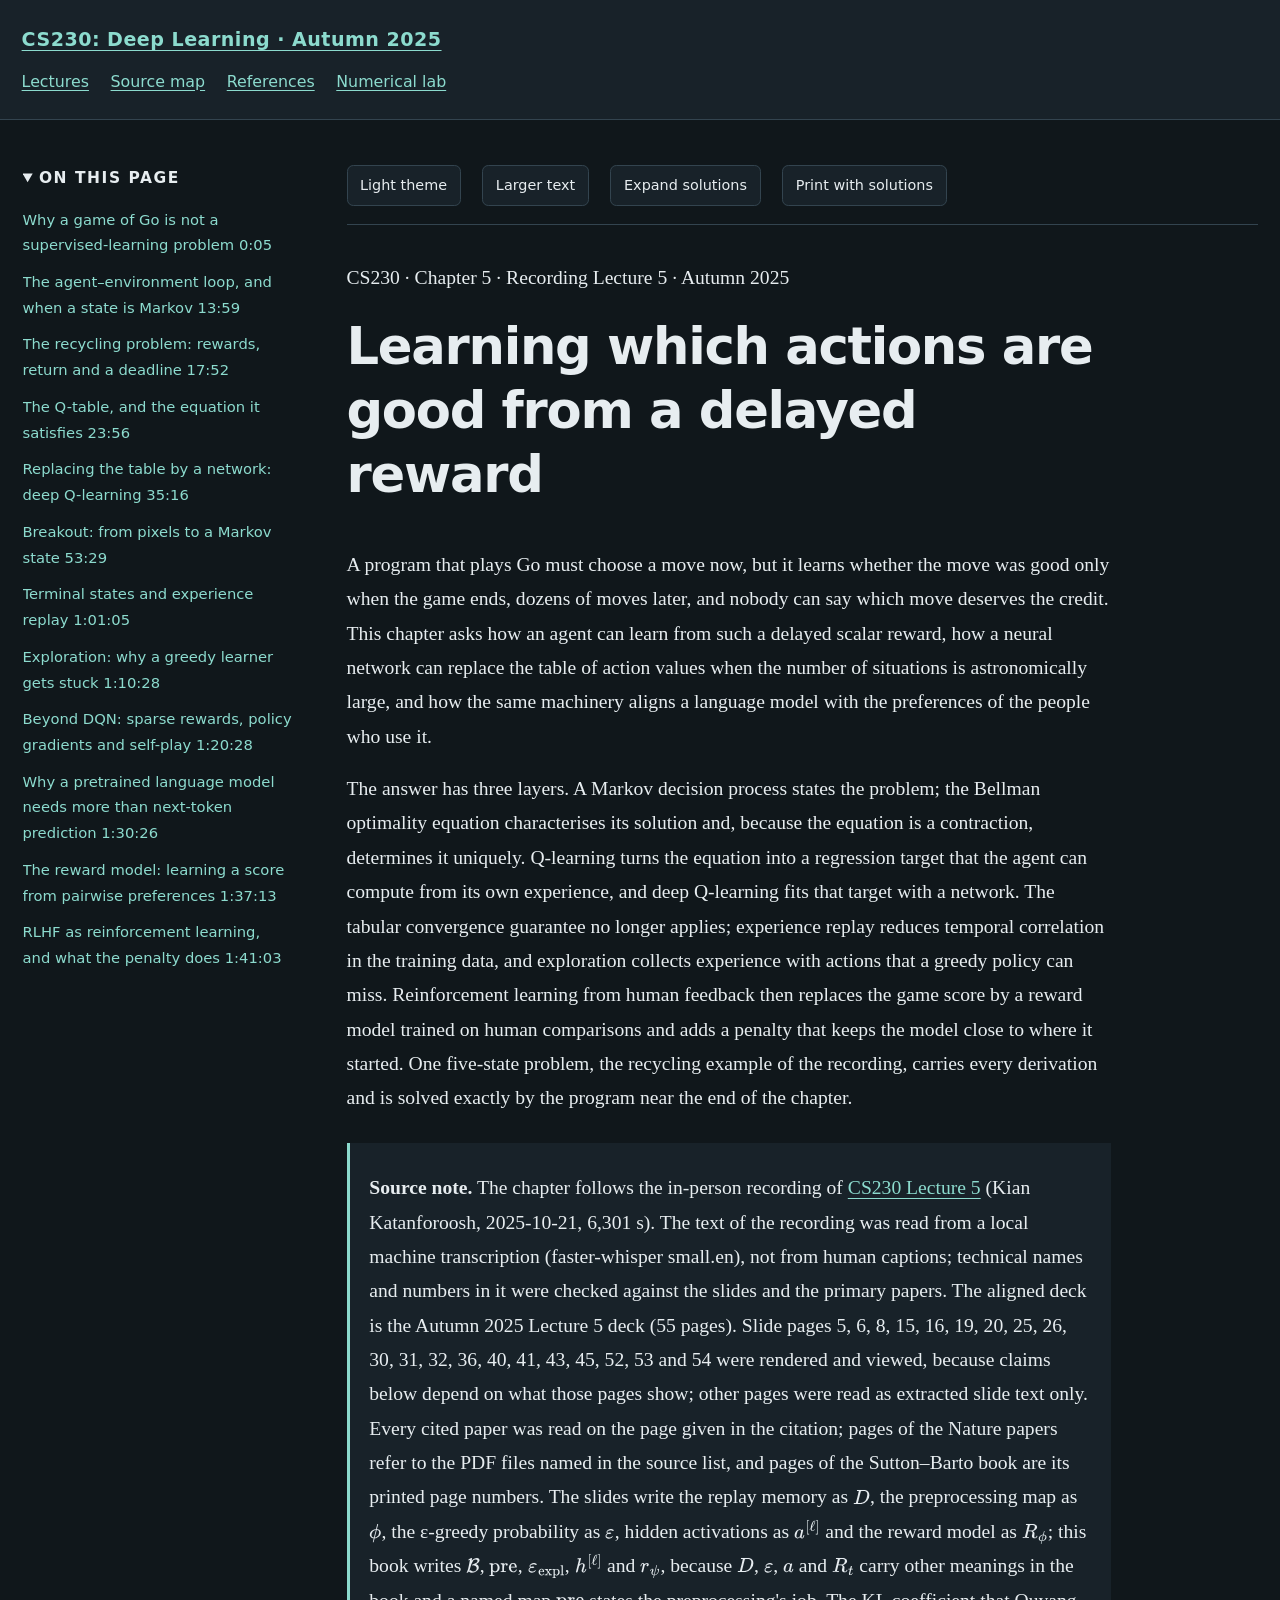
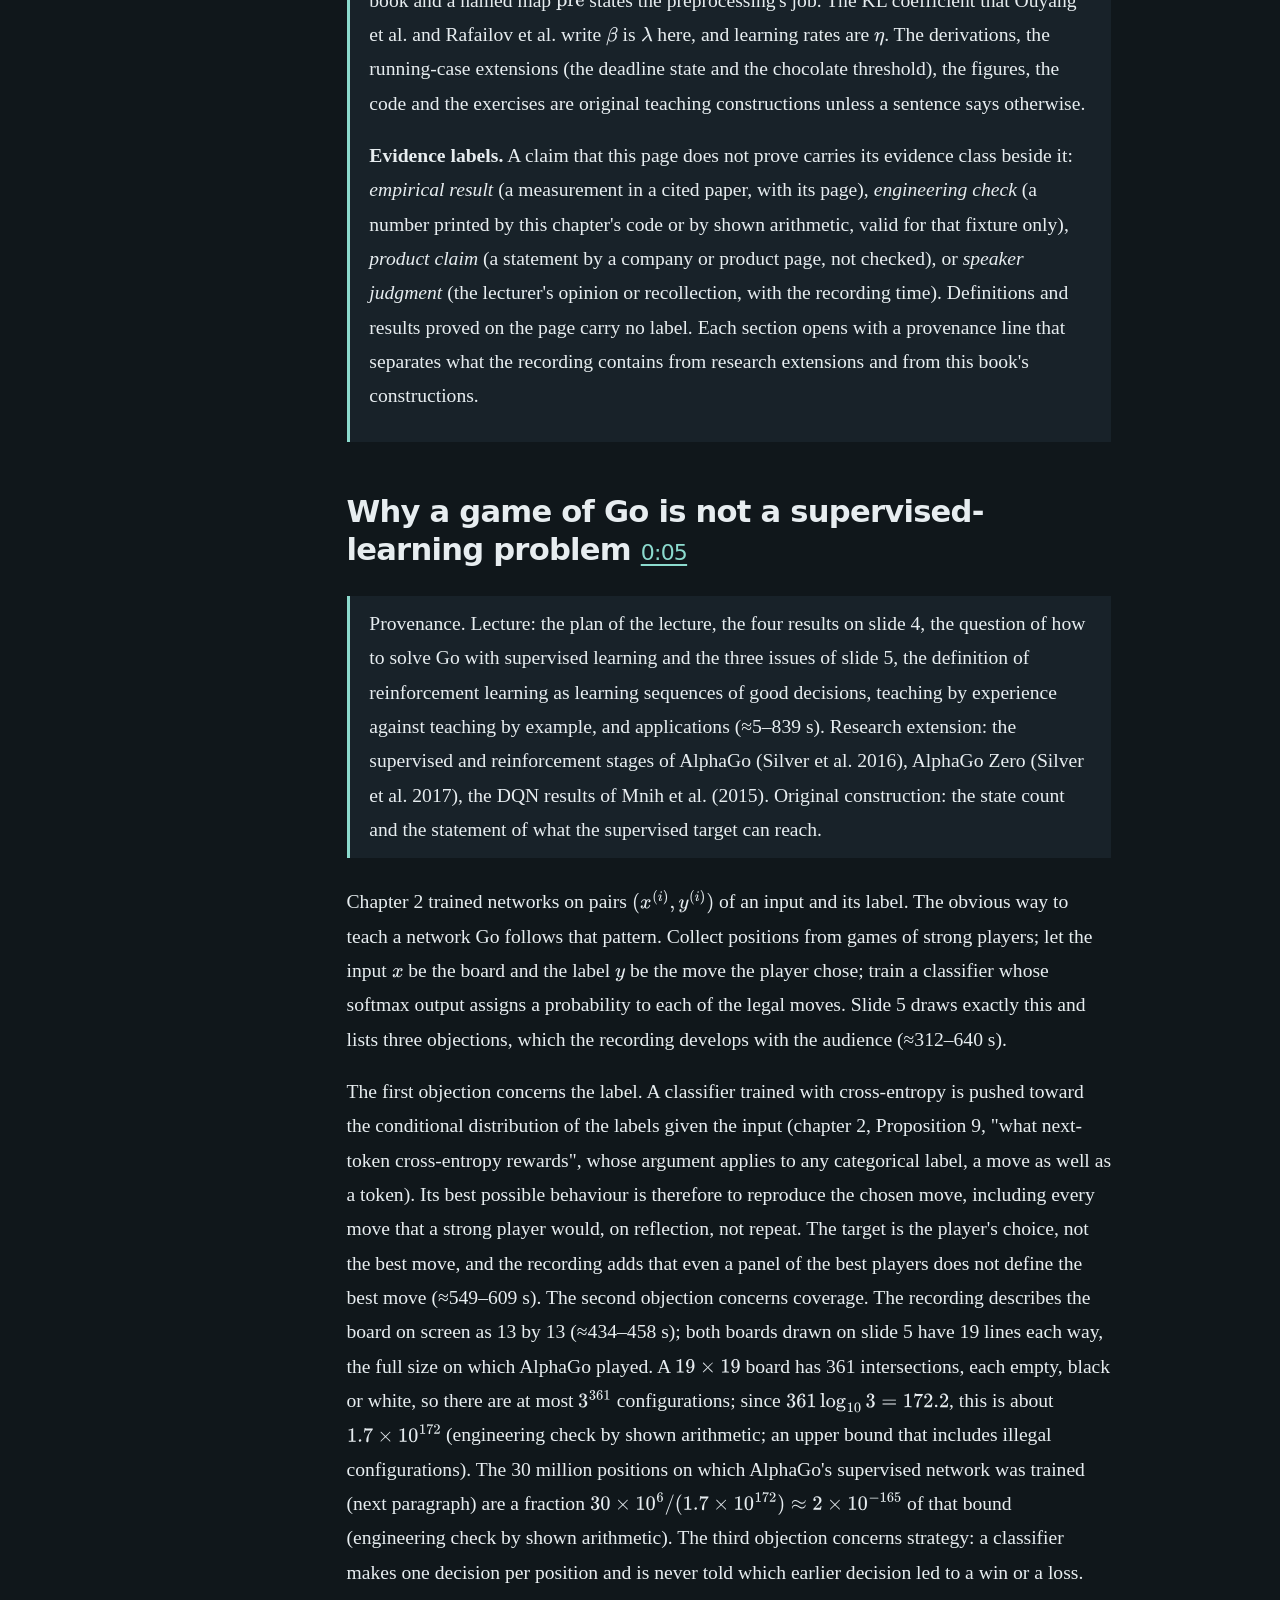
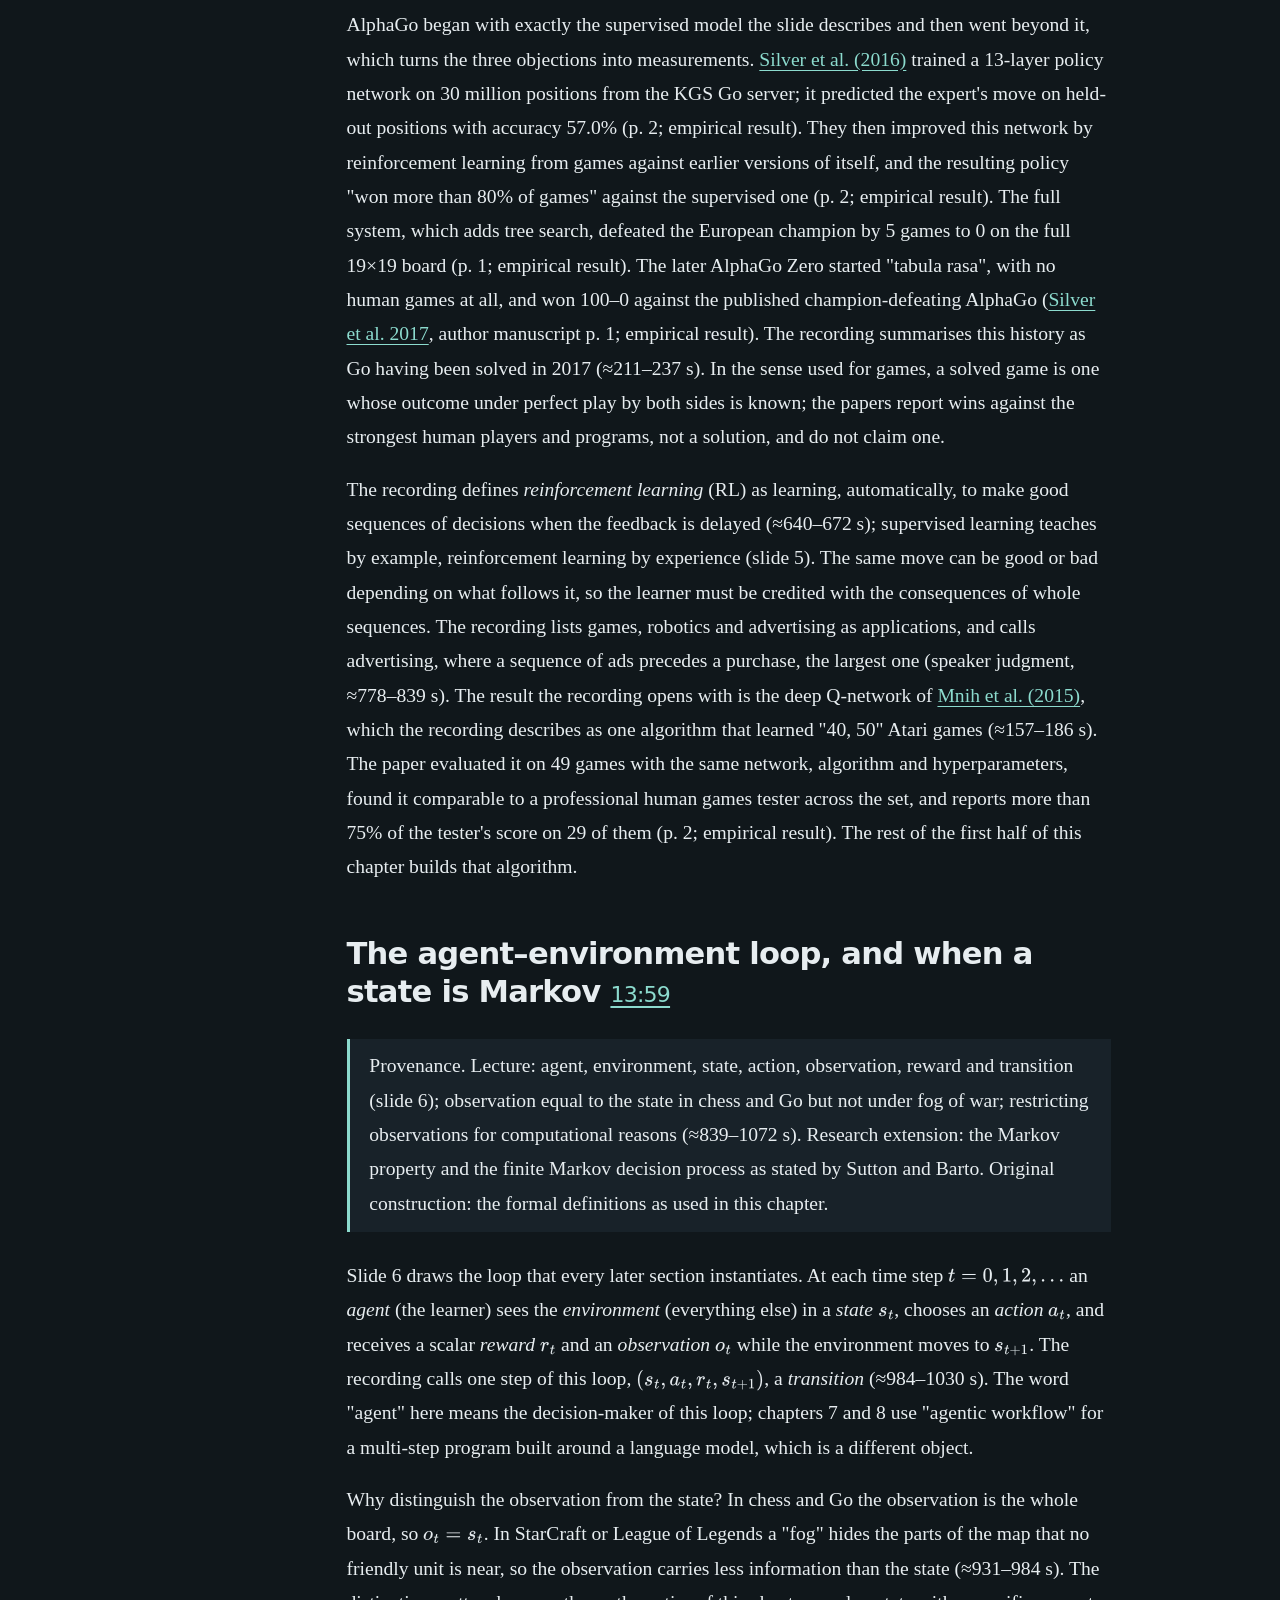
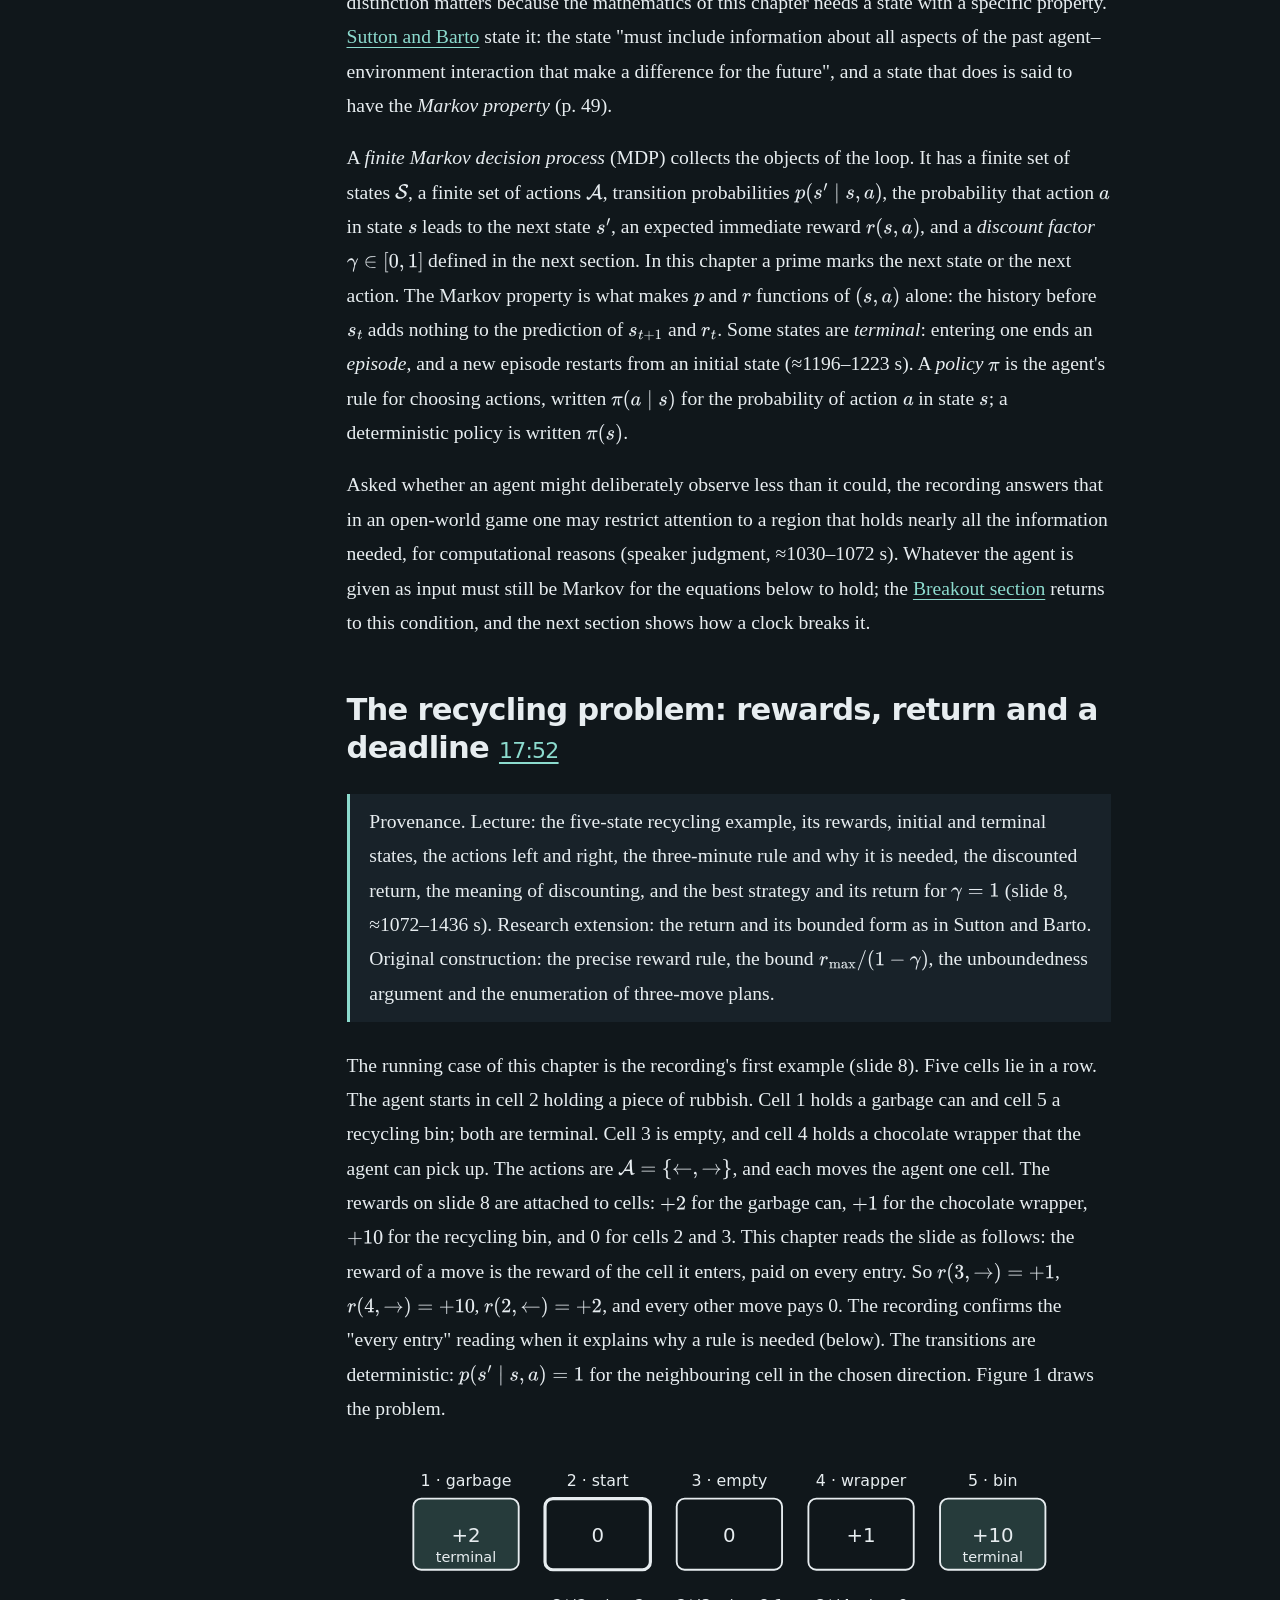
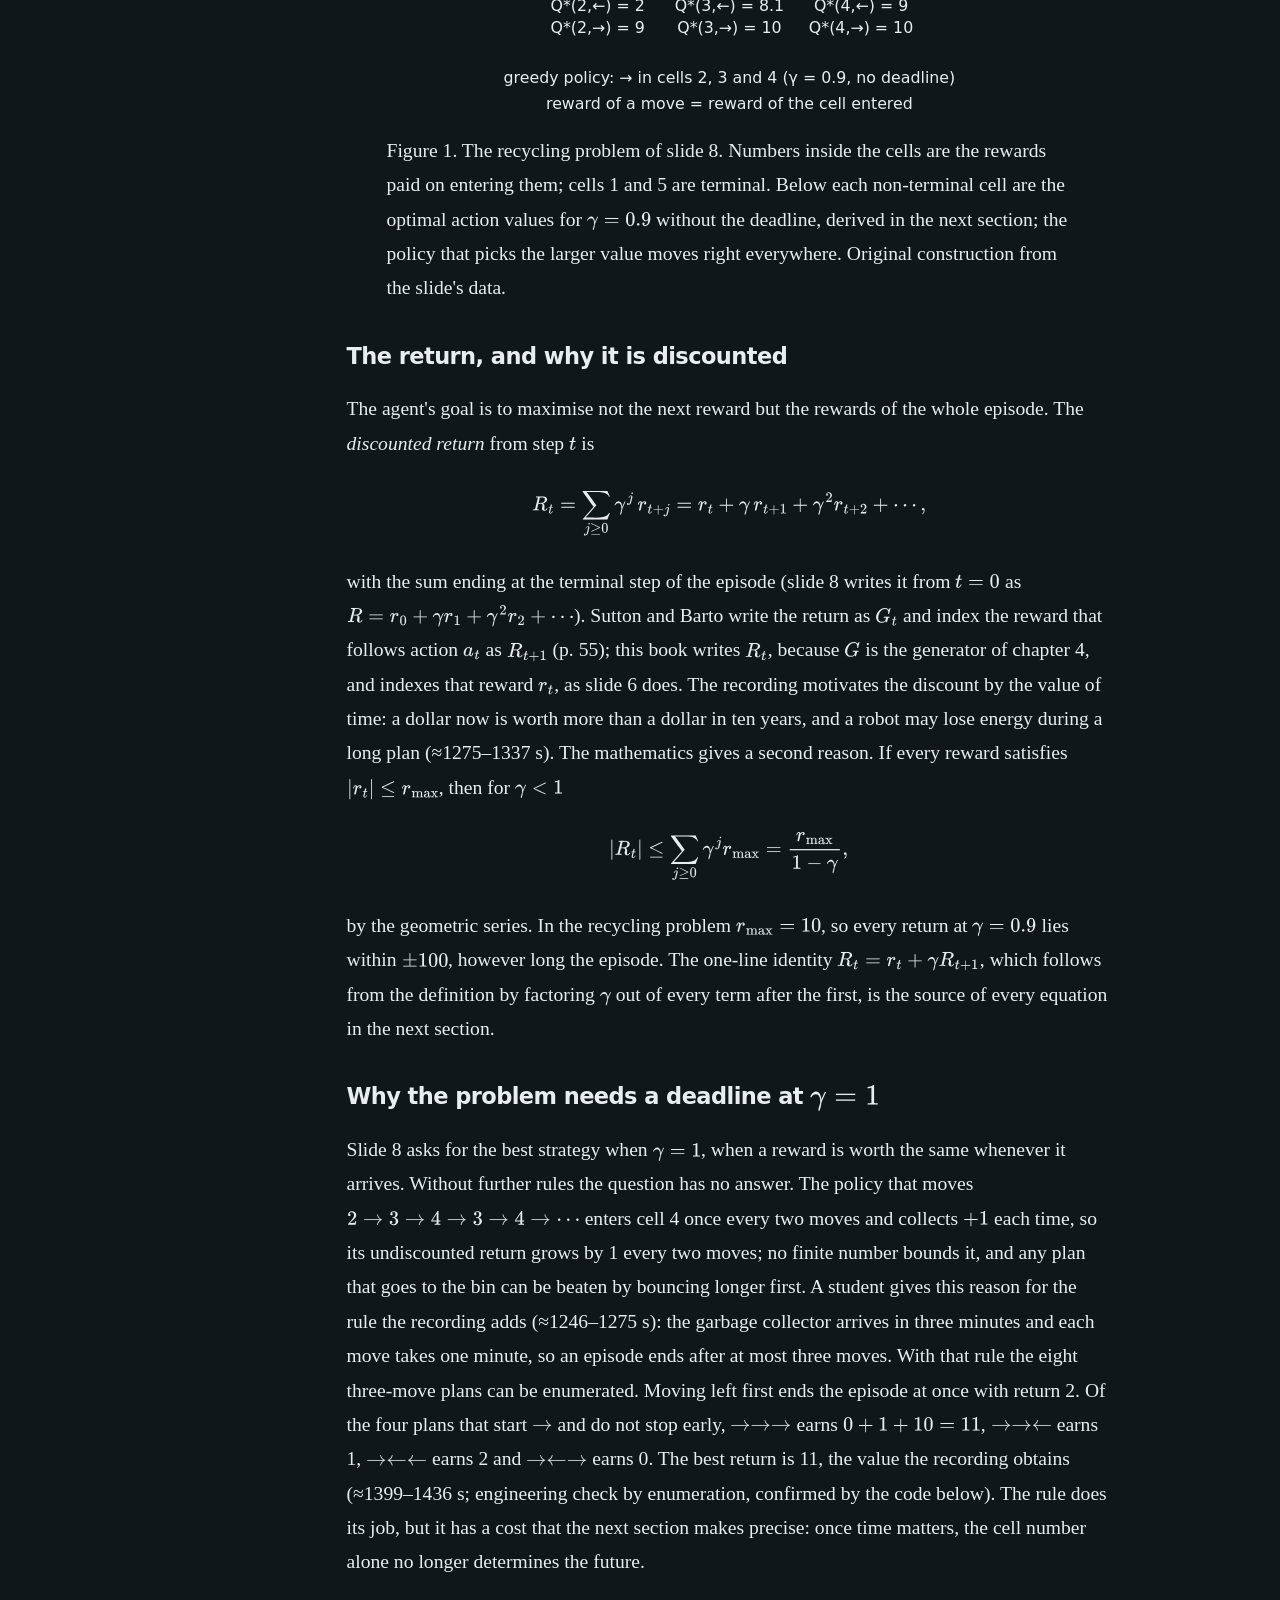
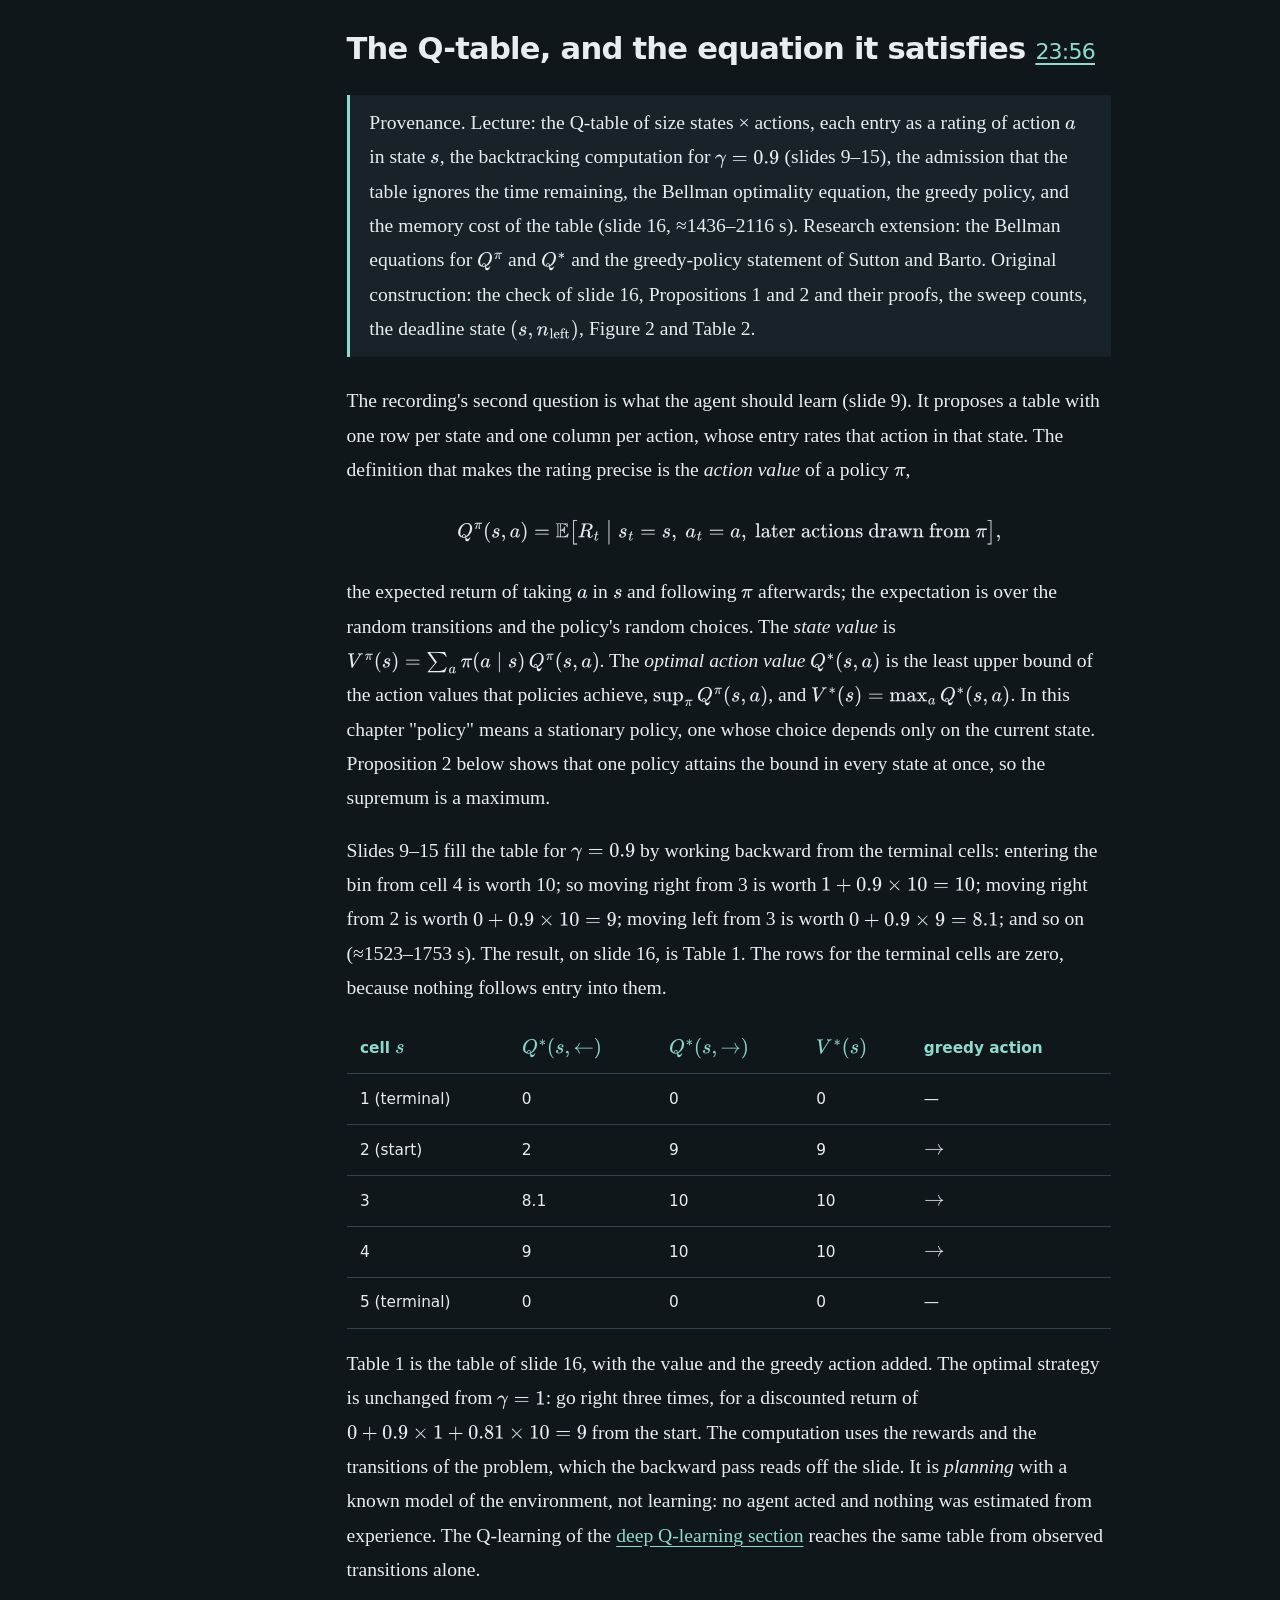
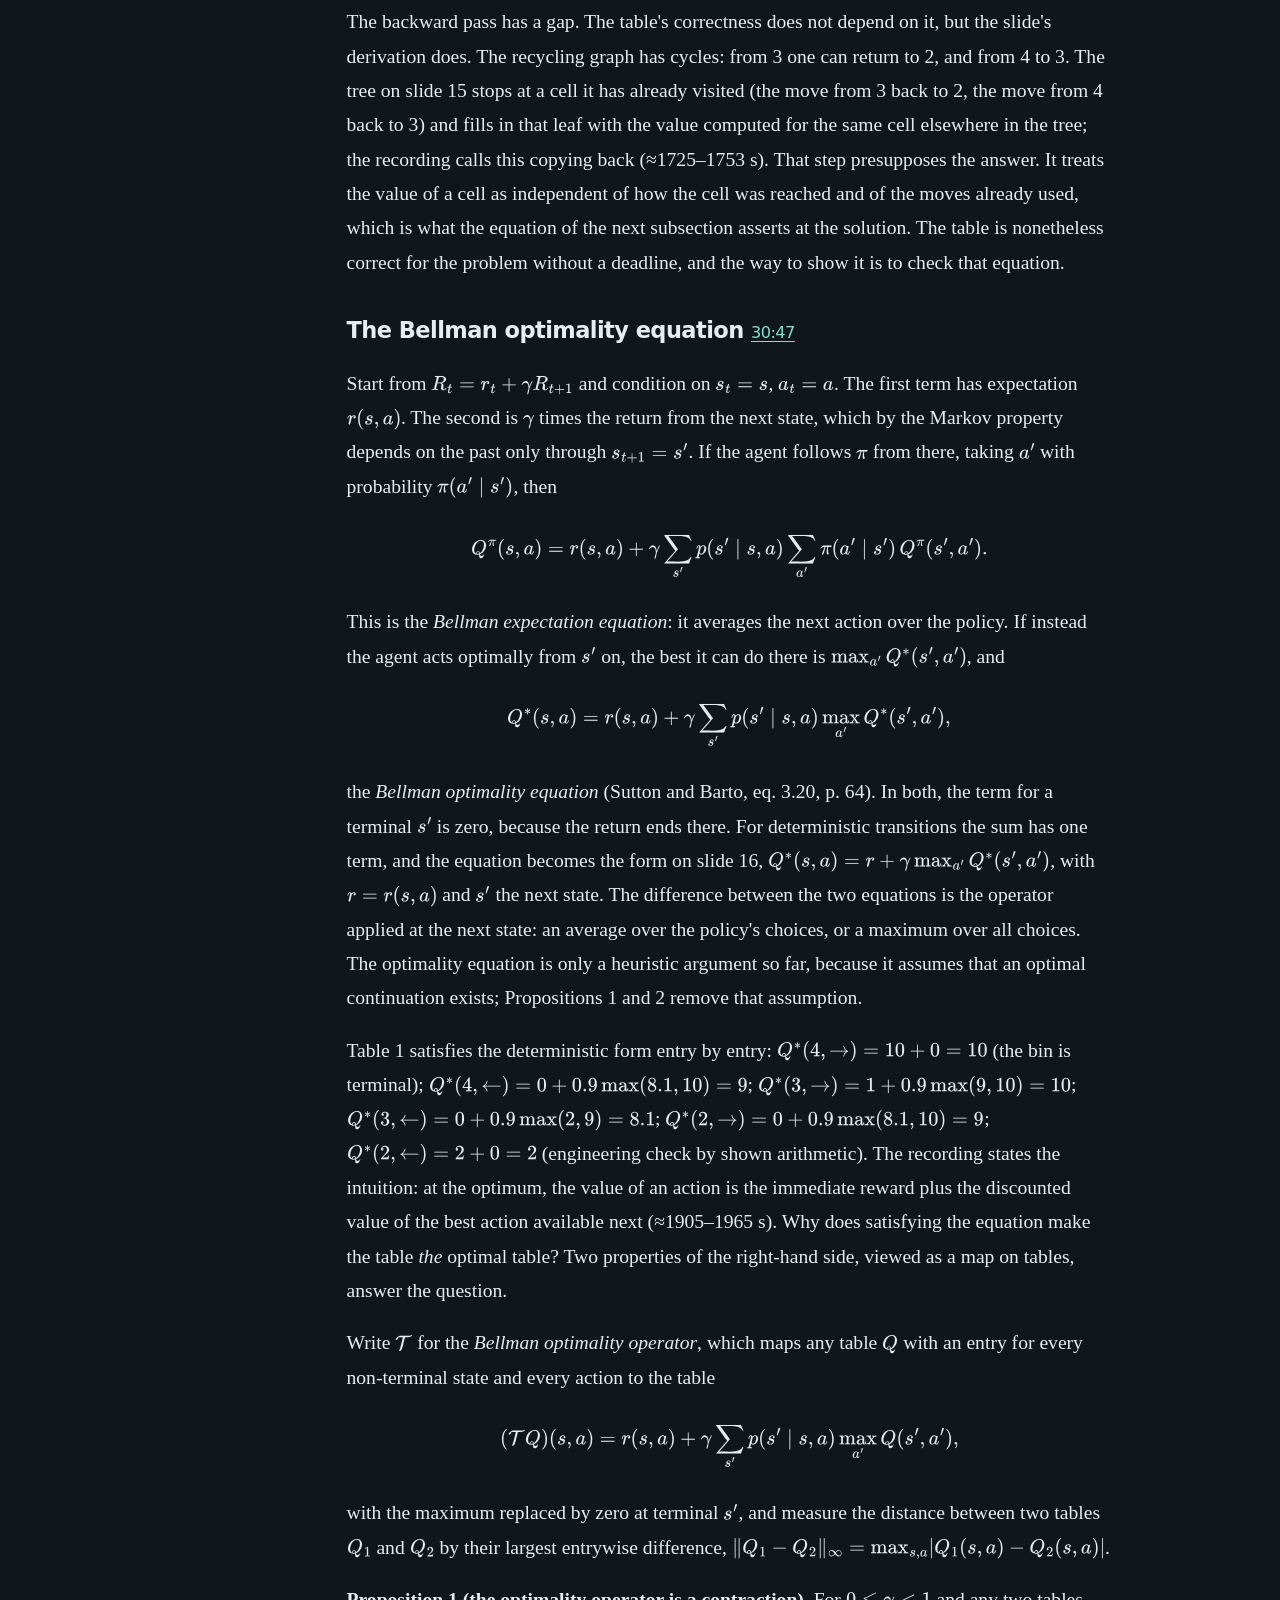
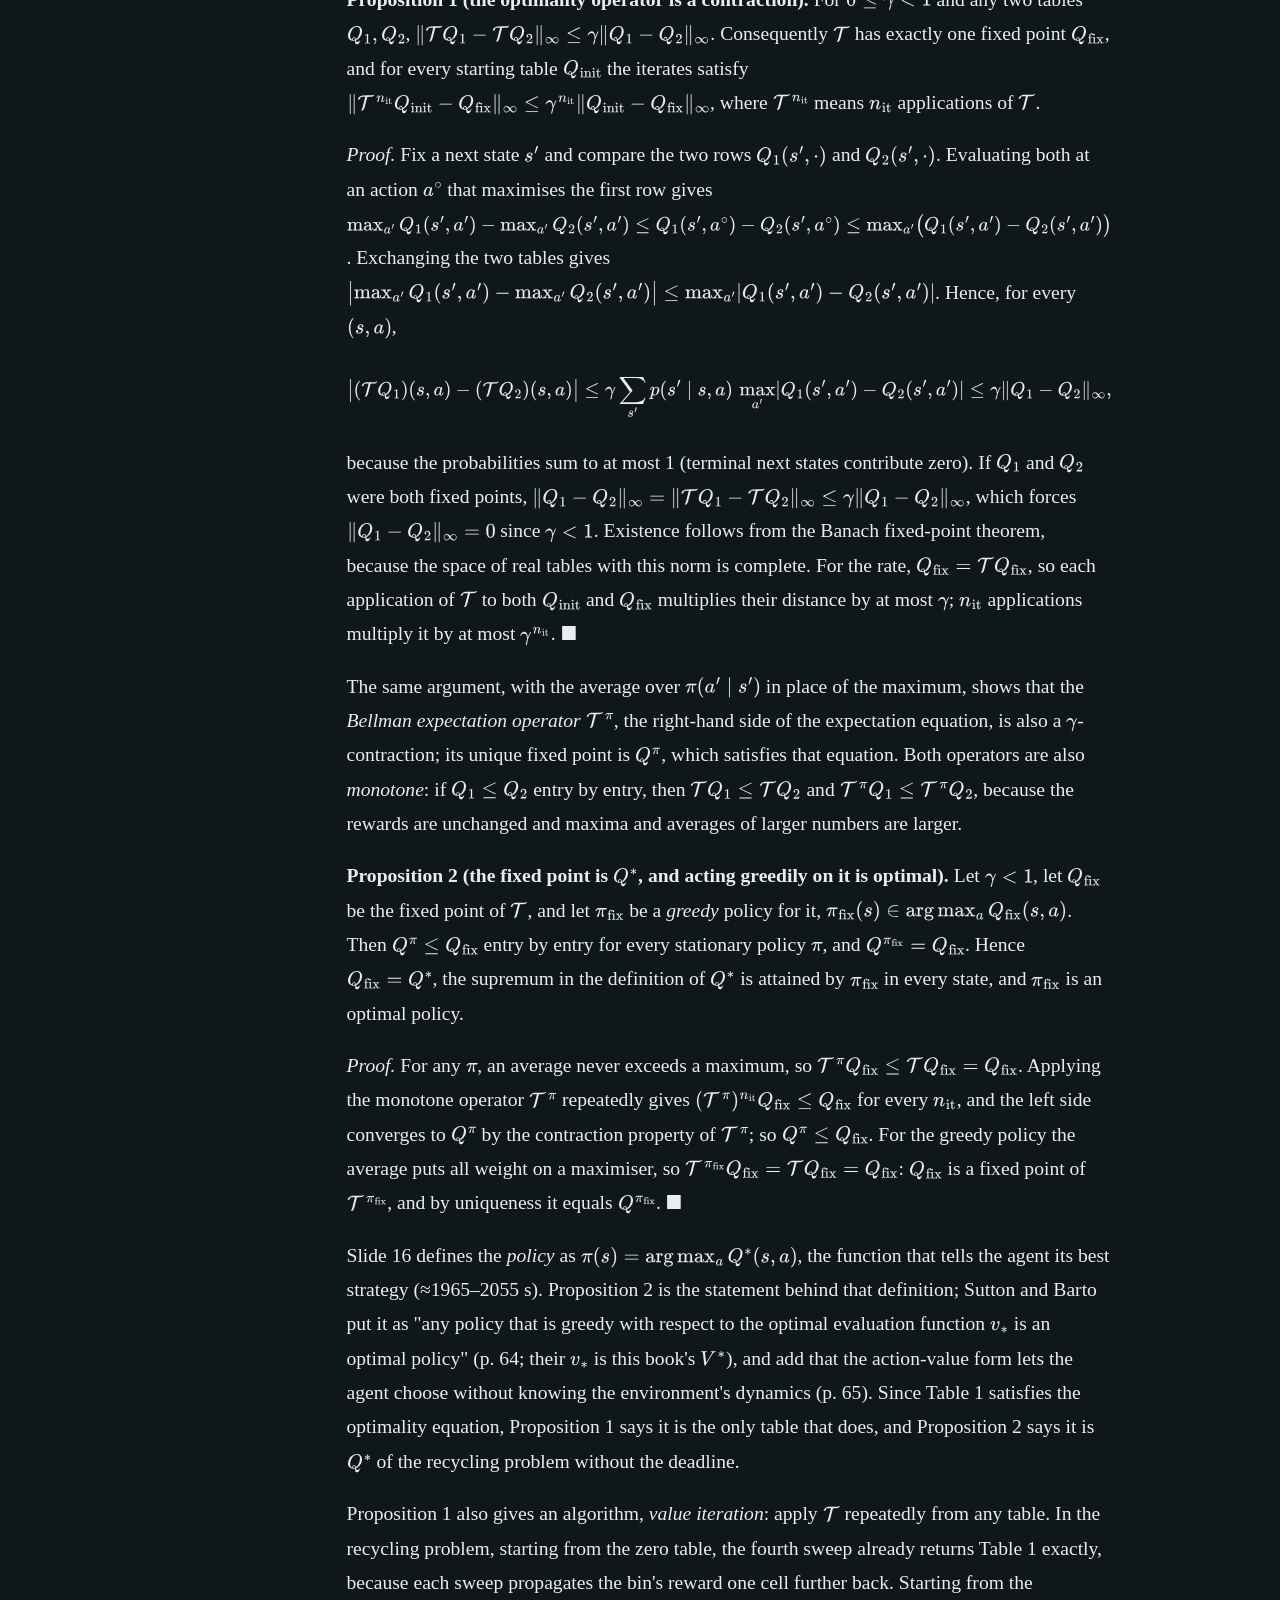
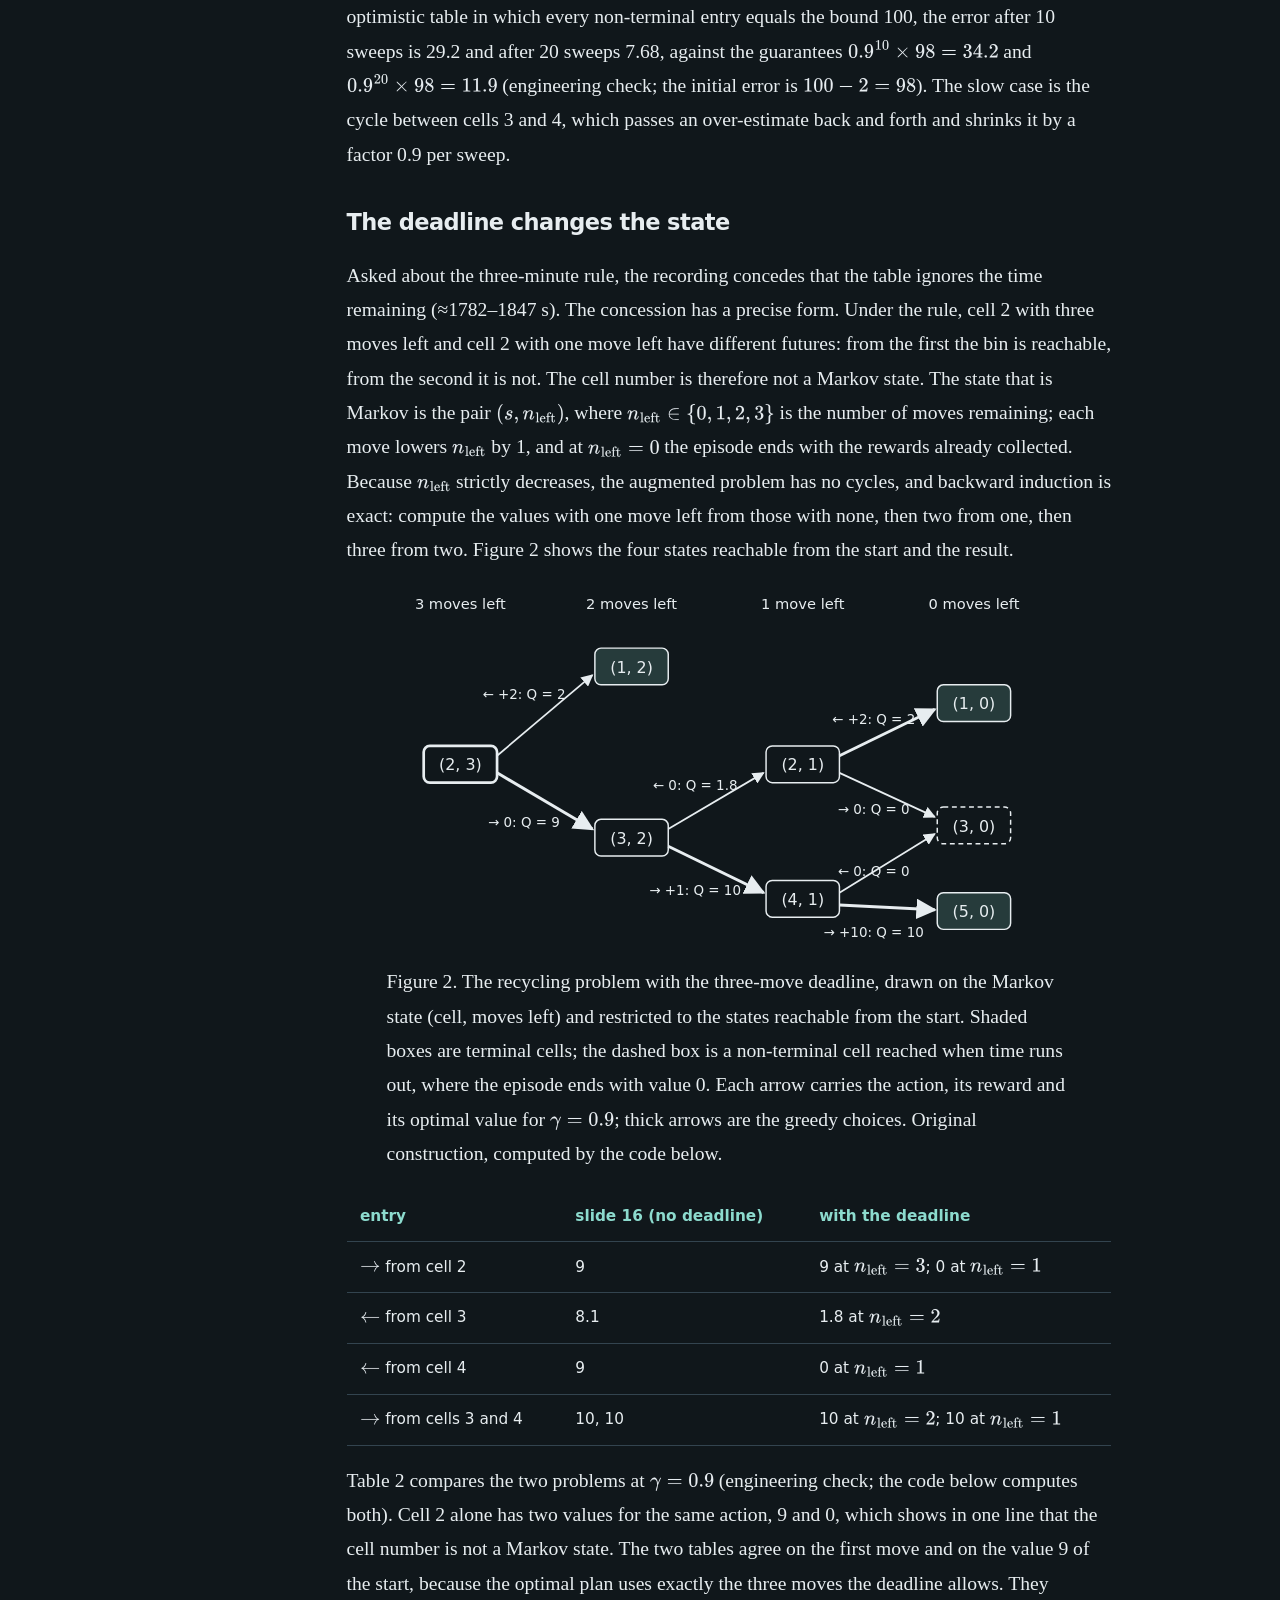
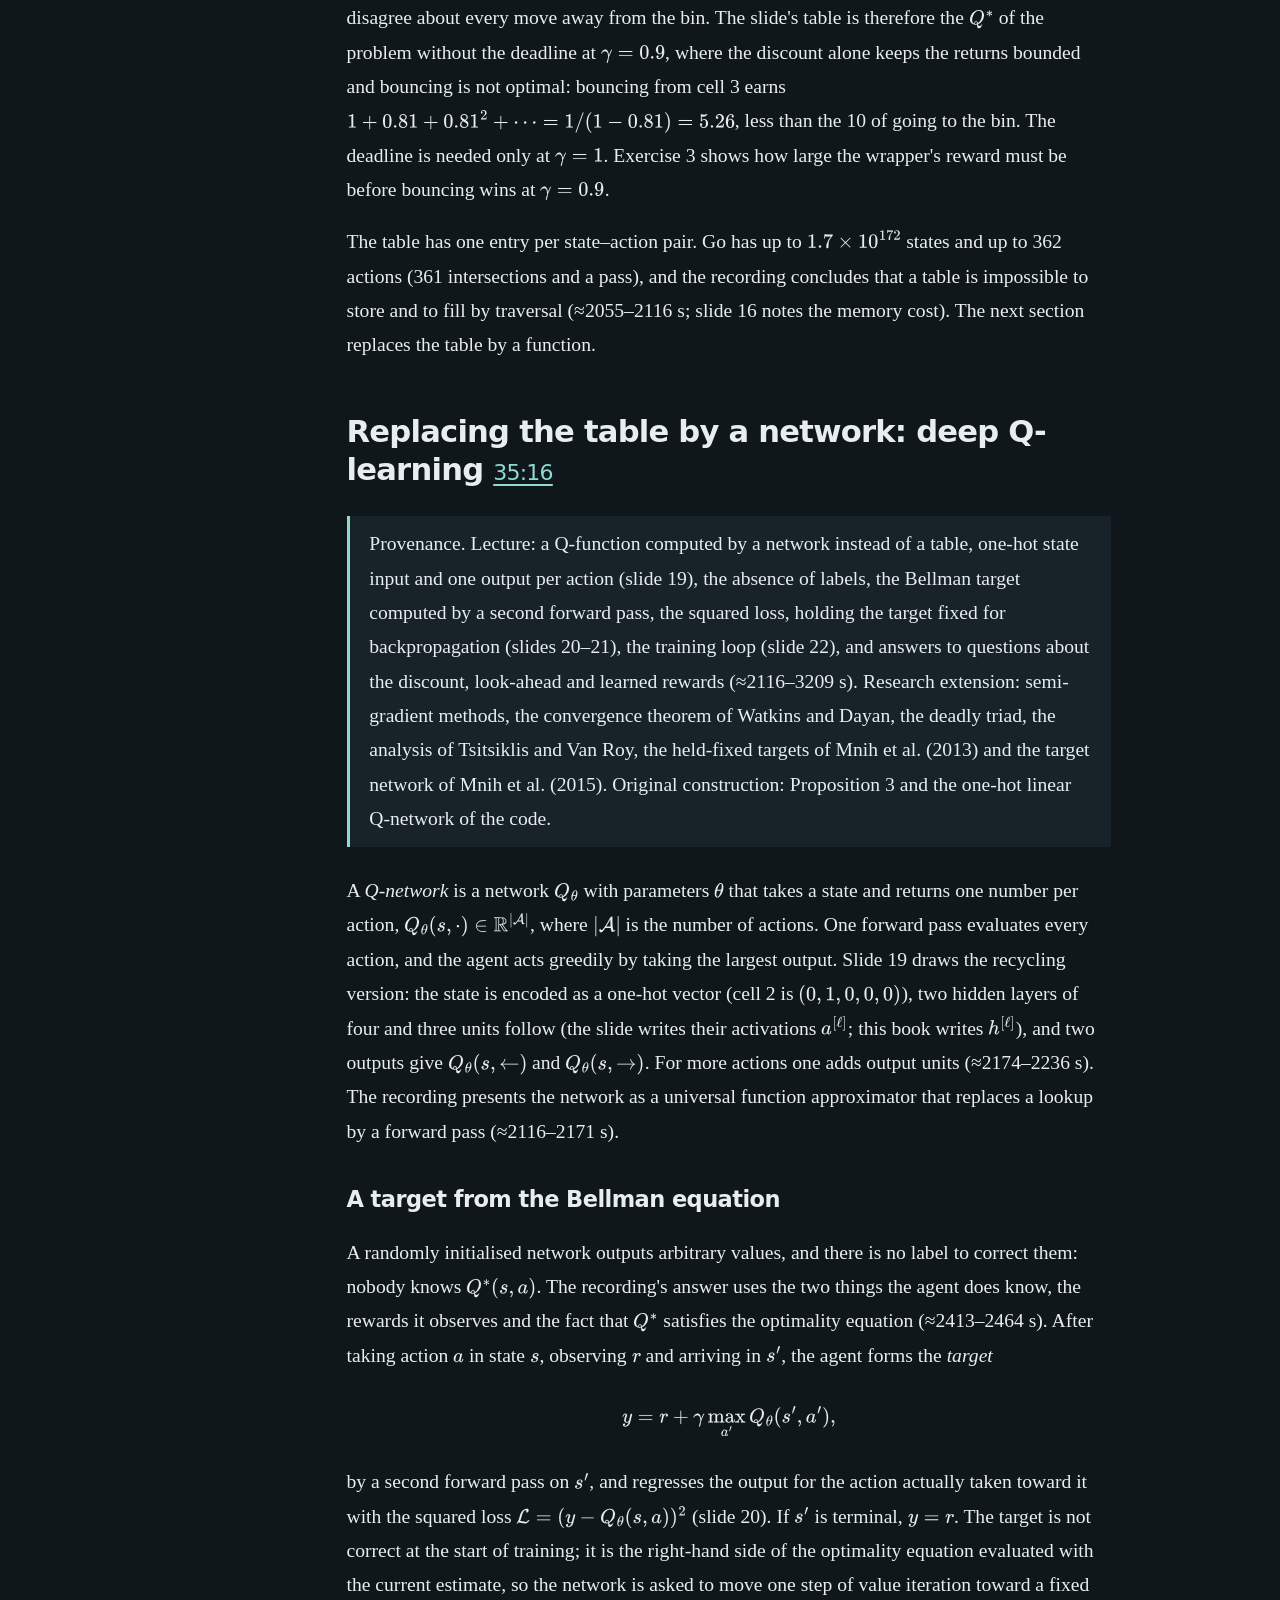
<file: lecture-05-deep-reinforcement-learning.html>
<!doctype html>
<html lang="en"><head><meta charset="utf-8"><meta name="viewport" content="width=device-width,initial-scale=1">
<meta name="color-scheme" content="dark light"><meta name="book-content-sha256" content="532a926590267fe25a19b3c9bf93a5b27a2e1e11bc0e9d296a0409357f9103ae"><title>Learning which actions are good from a delayed reward · CS230: Deep Learning</title>
<link rel="stylesheet" href="assets/book.css"><script>window.MathJax={tex:{inlineMath:[['$','$'],['\\(','\\)']],displayMath:[['$$','$$'],['\\[','\\]']],processEscapes:true},svg:{fontCache:'local'},options:{skipHtmlTags:['script','noscript','style','textarea','pre','code']}};</script>
<script defer src="assets/mathjax-tex-svg.js"></script><script defer src="assets/book.js"></script></head>
<body><a class="skip" href="#main">Skip to content</a>
<header class="site-header"><a class="brand" href="index.html">CS230: Deep Learning · Autumn 2025</a><nav class="course-nav" aria-label="Book"><a href="index.html">Lectures</a><a href="source-map.html">Source map</a><a href="references.html">References</a><a href="numerical-lab.html">Numerical lab</a></nav></header>
<div class="layout"><aside class="toc" id="chapter-toc" aria-label="On this page"><h2>On this page</h2></aside><main id="main">
<div class="reading-tools" aria-label="Reading controls"><button id="theme-toggle" aria-pressed="false">Light theme</button><button id="text-toggle" aria-pressed="false">Larger text</button><button id="solutions-toggle" aria-pressed="false">Expand solutions</button><button id="print-page">Print with solutions</button></div>
<article id="chapter-content"><!-- BOOK-CONTENT-START --><header class="chapter-header"><p class="eyebrow">CS230 · Chapter 5 · Recording Lecture 5 · Autumn 2025</p><h1>Learning which actions are good from a delayed reward</h1>
<p class="lead">A program that plays Go must choose a move now, but it learns whether the move was good only when the game ends, dozens of moves later, and nobody can say which move deserves the credit. This chapter asks how an agent can learn from such a delayed scalar reward, how a neural network can replace the table of action values when the number of situations is astronomically large, and how the same machinery aligns a language model with the preferences of the people who use it.</p>
<p>The answer has three layers. A Markov decision process states the problem; the Bellman optimality equation characterises its solution and, because the equation is a contraction, determines it uniquely. Q-learning turns the equation into a regression target that the agent can compute from its own experience, and deep Q-learning fits that target with a network. The tabular convergence guarantee no longer applies; experience replay reduces temporal correlation in the training data, and exploration collects experience with actions that a greedy policy can miss. Reinforcement learning from human feedback then replaces the game score by a reward model trained on human comparisons and adds a penalty that keeps the model close to where it started. One five-state problem, the recycling example of the recording, carries every derivation and is solved exactly by the program near the end of the chapter.</p>
<div class="note"><p><strong>Source note.</strong> The chapter follows the in-person recording of <a href="https://www.youtube.com/watch?v=4E27qlfYw0A">CS230 Lecture 5</a> (Kian Katanforoosh, 2025-10-21, 6,301 s). The text of the recording was read from a local machine transcription (faster-whisper small.en), not from human captions; technical names and numbers in it were checked against the slides and the primary papers. The aligned deck is the Autumn 2025 Lecture 5 deck (55 pages). Slide pages 5, 6, 8, 15, 16, 19, 20, 25, 26, 30, 31, 32, 36, 40, 41, 43, 45, 52, 53 and 54 were rendered and viewed, because claims below depend on what those pages show; other pages were read as extracted slide text only. Every cited paper was read on the page given in the citation; pages of the Nature papers refer to the PDF files named in the source list, and pages of the Sutton–Barto book are its printed page numbers. The slides write the replay memory as \(D\), the preprocessing map as \(\phi\), the ε-greedy probability as \(\varepsilon\), hidden activations as \(a^{[\ell]}\) and the reward model as \(R_\phi\); this book writes \(\mathcal B\), \(\mathrm{pre}\), \(\varepsilon_{\mathrm{expl}}\), \(h^{[\ell]}\) and \(r_\psi\), because \(D\), \(\varepsilon\), \(a\) and \(R_t\) carry other meanings in the book and a named map \(\mathrm{pre}\) states the preprocessing's job. The KL coefficient that Ouyang et al. and Rafailov et al. write \(\beta\) is \(\lambda\) here, and learning rates are \(\eta\). The derivations, the running-case extensions (the deadline state and the chocolate threshold), the figures, the code and the exercises are original teaching constructions unless a sentence says otherwise.</p>
<p><strong>Evidence labels.</strong> A claim that this page does not prove carries its evidence class beside it: <em>empirical result</em> (a measurement in a cited paper, with its page), <em>engineering check</em> (a number printed by this chapter's code or by shown arithmetic, valid for that fixture only), <em>product claim</em> (a statement by a company or product page, not checked), or <em>speaker judgment</em> (the lecturer's opinion or recollection, with the recording time). Definitions and results proved on the page carry no label. Each section opens with a provenance line that separates what the recording contains from research extensions and from this book's constructions.</p></div></header>

<section id="why-rl"><h2>Why a game of Go is not a supervised-learning problem <a class="timestamp" href="https://www.youtube.com/watch?v=4E27qlfYw0A&amp;t=5">0:05</a></h2>
<p class="note">Provenance. Lecture: the plan of the lecture, the four results on slide 4, the question of how to solve Go with supervised learning and the three issues of slide 5, the definition of reinforcement learning as learning sequences of good decisions, teaching by experience against teaching by example, and applications (≈5–839 s). Research extension: the supervised and reinforcement stages of AlphaGo (Silver et al. 2016), AlphaGo Zero (Silver et al. 2017), the DQN results of Mnih et al. (2015). Original construction: the state count and the statement of what the supervised target can reach.</p>
<p>Chapter 2 trained networks on pairs \((x^{(i)},y^{(i)})\) of an input and its label. The obvious way to teach a network Go follows that pattern. Collect positions from games of strong players; let the input \(x\) be the board and the label \(y\) be the move the player chose; train a classifier whose softmax output assigns a probability to each of the legal moves. Slide 5 draws exactly this and lists three objections, which the recording develops with the audience (≈312–640 s).</p>
<p>The first objection concerns the label. A classifier trained with cross-entropy is pushed toward the conditional distribution of the labels given the input (chapter 2, Proposition 9, "what next-token cross-entropy rewards", whose argument applies to any categorical label, a move as well as a token). Its best possible behaviour is therefore to reproduce the chosen move, including every move that a strong player would, on reflection, not repeat. The target is the player's choice, not the best move, and the recording adds that even a panel of the best players does not define the best move (≈549–609 s). The second objection concerns coverage. The recording describes the board on screen as 13 by 13 (≈434–458 s); both boards drawn on slide 5 have 19 lines each way, the full size on which AlphaGo played. A \(19\times19\) board has 361 intersections, each empty, black or white, so there are at most \(3^{361}\) configurations; since \(361\log_{10}3=172.2\), this is about \(1.7\times10^{172}\) (engineering check by shown arithmetic; an upper bound that includes illegal configurations). The 30 million positions on which AlphaGo's supervised network was trained (next paragraph) are a fraction \(30\times10^{6}/(1.7\times10^{172})\approx2\times10^{-165}\) of that bound (engineering check by shown arithmetic). The third objection concerns strategy: a classifier makes one decision per position and is never told which earlier decision led to a win or a loss.</p>
<p>AlphaGo began with exactly the supervised model the slide describes and then went beyond it, which turns the three objections into measurements. <a href="https://www.nature.com/articles/nature16961">Silver et al. (2016)</a> trained a 13-layer policy network on 30 million positions from the KGS Go server; it predicted the expert's move on held-out positions with accuracy 57.0% (p. 2; empirical result). They then improved this network by reinforcement learning from games against earlier versions of itself, and the resulting policy "won more than 80% of games" against the supervised one (p. 2; empirical result). The full system, which adds tree search, defeated the European champion by 5 games to 0 on the full 19×19 board (p. 1; empirical result). The later AlphaGo Zero started "tabula rasa", with no human games at all, and won 100–0 against the published champion-defeating AlphaGo (<a href="https://www.nature.com/articles/nature24270">Silver et al. 2017</a>, author manuscript p. 1; empirical result). The recording summarises this history as Go having been solved in 2017 (≈211–237 s). In the sense used for games, a solved game is one whose outcome under perfect play by both sides is known; the papers report wins against the strongest human players and programs, not a solution, and do not claim one.</p>
<p>The recording defines <dfn>reinforcement learning</dfn> (RL) as learning, automatically, to make good sequences of decisions when the feedback is delayed (≈640–672 s); supervised learning teaches by example, reinforcement learning by experience (slide 5). The same move can be good or bad depending on what follows it, so the learner must be credited with the consequences of whole sequences. The recording lists games, robotics and advertising as applications, and calls advertising, where a sequence of ads precedes a purchase, the largest one (speaker judgment, ≈778–839 s). The result the recording opens with is the deep Q-network of <a href="https://www.nature.com/articles/nature14236">Mnih et al. (2015)</a>, which the recording describes as one algorithm that learned "40, 50" Atari games (≈157–186 s). The paper evaluated it on 49 games with the same network, algorithm and hyperparameters, found it comparable to a professional human games tester across the set, and reports more than 75% of the tester's score on 29 of them (p. 2; empirical result). The rest of the first half of this chapter builds that algorithm.</p></section>

<section id="loop"><h2>The agent–environment loop, and when a state is Markov <a class="timestamp" href="https://www.youtube.com/watch?v=4E27qlfYw0A&amp;t=839">13:59</a></h2>
<p class="note">Provenance. Lecture: agent, environment, state, action, observation, reward and transition (slide 6); observation equal to the state in chess and Go but not under fog of war; restricting observations for computational reasons (≈839–1072 s). Research extension: the Markov property and the finite Markov decision process as stated by Sutton and Barto. Original construction: the formal definitions as used in this chapter.</p>
<p>Slide 6 draws the loop that every later section instantiates. At each time step \(t=0,1,2,\dots\) an <dfn>agent</dfn> (the learner) sees the <dfn>environment</dfn> (everything else) in a <dfn>state</dfn> \(s_t\), chooses an <dfn>action</dfn> \(a_t\), and receives a scalar <dfn>reward</dfn> \(r_t\) and an <dfn>observation</dfn> \(o_t\) while the environment moves to \(s_{t+1}\). The recording calls one step of this loop, \((s_t,a_t,r_t,s_{t+1})\), a <dfn>transition</dfn> (≈984–1030 s). The word "agent" here means the decision-maker of this loop; chapters 7 and 8 use "agentic workflow" for a multi-step program built around a language model, which is a different object.</p>
<p>Why distinguish the observation from the state? In chess and Go the observation is the whole board, so \(o_t=s_t\). In StarCraft or League of Legends a "fog" hides the parts of the map that no friendly unit is near, so the observation carries less information than the state (≈931–984 s). The distinction matters because the mathematics of this chapter needs a state with a specific property. <a href="http://incompleteideas.net/book/the-book-2nd.html">Sutton and Barto</a> state it: the state "must include information about all aspects of the past agent–environment interaction that make a difference for the future", and a state that does is said to have the <dfn>Markov property</dfn> (p. 49).</p>
<p>A <dfn>finite Markov decision process</dfn> (MDP) collects the objects of the loop. It has a finite set of states \(\mathcal S\), a finite set of actions \(\mathcal A\), transition probabilities \(p(s'\mid s,a)\), the probability that action \(a\) in state \(s\) leads to the next state \(s'\), an expected immediate reward \(r(s,a)\), and a <dfn>discount factor</dfn> \(\gamma\in[0,1]\) defined in the next section. In this chapter a prime marks the next state or the next action. The Markov property is what makes \(p\) and \(r\) functions of \((s,a)\) alone: the history before \(s_t\) adds nothing to the prediction of \(s_{t+1}\) and \(r_t\). Some states are <dfn>terminal</dfn>: entering one ends an <dfn>episode</dfn>, and a new episode restarts from an initial state (≈1196–1223 s). A <dfn>policy</dfn> \(\pi\) is the agent's rule for choosing actions, written \(\pi(a\mid s)\) for the probability of action \(a\) in state \(s\); a deterministic policy is written \(\pi(s)\).</p>
<p>Asked whether an agent might deliberately observe less than it could, the recording answers that in an open-world game one may restrict attention to a region that holds nearly all the information needed, for computational reasons (speaker judgment, ≈1030–1072 s). Whatever the agent is given as input must still be Markov for the equations below to hold; the <a href="#breakout">Breakout section</a> returns to this condition, and the next section shows how a clock breaks it.</p></section>

<section id="recycling"><h2>The recycling problem: rewards, return and a deadline <a class="timestamp" href="https://www.youtube.com/watch?v=4E27qlfYw0A&amp;t=1072">17:52</a></h2>
<p class="note">Provenance. Lecture: the five-state recycling example, its rewards, initial and terminal states, the actions left and right, the three-minute rule and why it is needed, the discounted return, the meaning of discounting, and the best strategy and its return for \(\gamma=1\) (slide 8, ≈1072–1436 s). Research extension: the return and its bounded form as in Sutton and Barto. Original construction: the precise reward rule, the bound \(r_{\max}/(1-\gamma)\), the unboundedness argument and the enumeration of three-move plans.</p>
<p>The running case of this chapter is the recording's first example (slide 8). Five cells lie in a row. The agent starts in cell 2 holding a piece of rubbish. Cell 1 holds a garbage can and cell 5 a recycling bin; both are terminal. Cell 3 is empty, and cell 4 holds a chocolate wrapper that the agent can pick up. The actions are \(\mathcal A=\{\leftarrow,\rightarrow\}\), and each moves the agent one cell. The rewards on slide 8 are attached to cells: \(+2\) for the garbage can, \(+1\) for the chocolate wrapper, \(+10\) for the recycling bin, and 0 for cells 2 and 3. This chapter reads the slide as follows: the reward of a move is the reward of the cell it enters, paid on every entry. So \(r(3,\rightarrow)=+1\), \(r(4,\rightarrow)=+10\), \(r(2,\leftarrow)=+2\), and every other move pays 0. The recording confirms the "every entry" reading when it explains why a rule is needed (below). The transitions are deterministic: \(p(s'\mid s,a)=1\) for the neighbouring cell in the chosen direction. Figure 1 draws the problem.</p>
<figure id="fig-recycling"><svg viewBox="0 0 520 210" role="img" aria-labelledby="fig1-t"><title id="fig1-t">The recycling MDP with its rewards and optimal action values</title>
<rect x="20" y="40" width="80" height="54" rx="6" style="fill:var(--accent);fill-opacity:.18;stroke:currentColor;stroke-width:1.4"/>
<rect x="120" y="40" width="80" height="54" rx="6" style="fill:none;stroke:currentColor;stroke-width:2.4"/>
<rect x="220" y="40" width="80" height="54" rx="6" style="fill:none;stroke:currentColor;stroke-width:1.4"/>
<rect x="320" y="40" width="80" height="54" rx="6" style="fill:none;stroke:currentColor;stroke-width:1.4"/>
<rect x="420" y="40" width="80" height="54" rx="6" style="fill:var(--accent);fill-opacity:.18;stroke:currentColor;stroke-width:1.4"/>
<text x="60" y="30" style="fill:currentColor;font:12px system-ui,sans-serif" text-anchor="middle">1 · garbage</text>
<text x="160" y="30" style="fill:currentColor;font:12px system-ui,sans-serif" text-anchor="middle">2 · start</text>
<text x="260" y="30" style="fill:currentColor;font:12px system-ui,sans-serif" text-anchor="middle">3 · empty</text>
<text x="360" y="30" style="fill:currentColor;font:12px system-ui,sans-serif" text-anchor="middle">4 · wrapper</text>
<text x="460" y="30" style="fill:currentColor;font:12px system-ui,sans-serif" text-anchor="middle">5 · bin</text>
<text x="60" y="73" style="fill:currentColor;font:15px system-ui,sans-serif" text-anchor="middle">+2</text>
<text x="160" y="73" style="fill:currentColor;font:15px system-ui,sans-serif" text-anchor="middle">0</text>
<text x="260" y="73" style="fill:currentColor;font:15px system-ui,sans-serif" text-anchor="middle">0</text>
<text x="360" y="73" style="fill:currentColor;font:15px system-ui,sans-serif" text-anchor="middle">+1</text>
<text x="460" y="73" style="fill:currentColor;font:15px system-ui,sans-serif" text-anchor="middle">+10</text>
<text x="60" y="88" style="fill:currentColor;font:11px system-ui,sans-serif" text-anchor="middle">terminal</text>
<text x="460" y="88" style="fill:currentColor;font:11px system-ui,sans-serif" text-anchor="middle">terminal</text>
<text x="160" y="125" style="fill:currentColor;font:12px system-ui,sans-serif" text-anchor="middle">Q*(2,←) = 2</text>
<text x="160" y="142" style="fill:currentColor;font:12px system-ui,sans-serif" text-anchor="middle">Q*(2,→) = 9</text>
<text x="260" y="125" style="fill:currentColor;font:12px system-ui,sans-serif" text-anchor="middle">Q*(3,←) = 8.1</text>
<text x="260" y="142" style="fill:currentColor;font:12px system-ui,sans-serif" text-anchor="middle">Q*(3,→) = 10</text>
<text x="360" y="125" style="fill:currentColor;font:12px system-ui,sans-serif" text-anchor="middle">Q*(4,←) = 9</text>
<text x="360" y="142" style="fill:currentColor;font:12px system-ui,sans-serif" text-anchor="middle">Q*(4,→) = 10</text>
<text x="260" y="180" style="fill:currentColor;font:12px system-ui,sans-serif" text-anchor="middle">greedy policy: → in cells 2, 3 and 4 (γ = 0.9, no deadline)</text>
<text x="260" y="200" style="fill:currentColor;font:12px system-ui,sans-serif" text-anchor="middle">reward of a move = reward of the cell entered</text>
</svg><figcaption>Figure 1. The recycling problem of slide 8. Numbers inside the cells are the rewards paid on entering them; cells 1 and 5 are terminal. Below each non-terminal cell are the optimal action values for \(\gamma=0.9\) without the deadline, derived in the next section; the policy that picks the larger value moves right everywhere. Original construction from the slide's data.</figcaption></figure>
<h3>The return, and why it is discounted</h3>
<p>The agent's goal is to maximise not the next reward but the rewards of the whole episode. The <dfn>discounted return</dfn> from step \(t\) is</p>
\[R_t=\sum_{j\ge0}\gamma^j\,r_{t+j}=r_t+\gamma\,r_{t+1}+\gamma^2r_{t+2}+\cdots,\]
<p>with the sum ending at the terminal step of the episode (slide 8 writes it from \(t=0\) as \(R=r_0+\gamma r_1+\gamma^2r_2+\cdots\)). Sutton and Barto write the return as \(G_t\) and index the reward that follows action \(a_t\) as \(R_{t+1}\) (p. 55); this book writes \(R_t\), because \(G\) is the generator of chapter 4, and indexes that reward \(r_t\), as slide 6 does. The recording motivates the discount by the value of time: a dollar now is worth more than a dollar in ten years, and a robot may lose energy during a long plan (≈1275–1337 s). The mathematics gives a second reason. If every reward satisfies \(\lvert r_t\rvert\le r_{\max}\), then for \(\gamma&lt;1\)</p>
\[\lvert R_t\rvert\le\sum_{j\ge0}\gamma^j r_{\max}=\frac{r_{\max}}{1-\gamma},\]
<p>by the geometric series. In the recycling problem \(r_{\max}=10\), so every return at \(\gamma=0.9\) lies within \(\pm100\), however long the episode. The one-line identity \(R_t=r_t+\gamma R_{t+1}\), which follows from the definition by factoring \(\gamma\) out of every term after the first, is the source of every equation in the next section.</p>
<h3>Why the problem needs a deadline at \(\gamma=1\)</h3>
<p>Slide 8 asks for the best strategy when \(\gamma=1\), when a reward is worth the same whenever it arrives. Without further rules the question has no answer. The policy that moves \(2\to3\to4\to3\to4\to\cdots\) enters cell 4 once every two moves and collects \(+1\) each time, so its undiscounted return grows by 1 every two moves; no finite number bounds it, and any plan that goes to the bin can be beaten by bouncing longer first. A student gives this reason for the rule the recording adds (≈1246–1275 s): the garbage collector arrives in three minutes and each move takes one minute, so an episode ends after at most three moves. With that rule the eight three-move plans can be enumerated. Moving left first ends the episode at once with return 2. Of the four plans that start \(\rightarrow\) and do not stop early, \(\rightarrow\rightarrow\rightarrow\) earns \(0+1+10=11\), \(\rightarrow\rightarrow\leftarrow\) earns 1, \(\rightarrow\leftarrow\leftarrow\) earns 2 and \(\rightarrow\leftarrow\rightarrow\) earns 0. The best return is 11, the value the recording obtains (≈1399–1436 s; engineering check by enumeration, confirmed by the code below). The rule does its job, but it has a cost that the next section makes precise: once time matters, the cell number alone no longer determines the future.</p></section>

<section id="q-table"><h2>The Q-table, and the equation it satisfies <a class="timestamp" href="https://www.youtube.com/watch?v=4E27qlfYw0A&amp;t=1436">23:56</a></h2>
<p class="note">Provenance. Lecture: the Q-table of size states × actions, each entry as a rating of action \(a\) in state \(s\), the backtracking computation for \(\gamma=0.9\) (slides 9–15), the admission that the table ignores the time remaining, the Bellman optimality equation, the greedy policy, and the memory cost of the table (slide 16, ≈1436–2116 s). Research extension: the Bellman equations for \(Q^\pi\) and \(Q^*\) and the greedy-policy statement of Sutton and Barto. Original construction: the check of slide 16, Propositions 1 and 2 and their proofs, the sweep counts, the deadline state \((s,n_{\mathrm{left}})\), Figure 2 and Table 2.</p>
<p>The recording's second question is what the agent should learn (slide 9). It proposes a table with one row per state and one column per action, whose entry rates that action in that state. The definition that makes the rating precise is the <dfn>action value</dfn> of a policy \(\pi\),</p>
\[Q^\pi(s,a)=\mathbb E\bigl[R_t\bigm| s_t=s,\ a_t=a,\ \text{later actions drawn from }\pi\bigr],\]
<p>the expected return of taking \(a\) in \(s\) and following \(\pi\) afterwards; the expectation is over the random transitions and the policy's random choices. The <dfn>state value</dfn> is \(V^\pi(s)=\sum_a\pi(a\mid s)\,Q^\pi(s,a)\). The <dfn>optimal action value</dfn> \(Q^*(s,a)\) is the least upper bound of the action values that policies achieve, \(\sup_\pi Q^\pi(s,a)\), and \(V^*(s)=\max_aQ^*(s,a)\). In this chapter "policy" means a stationary policy, one whose choice depends only on the current state. Proposition 2 below shows that one policy attains the bound in every state at once, so the supremum is a maximum.</p>
<p>Slides 9–15 fill the table for \(\gamma=0.9\) by working backward from the terminal cells: entering the bin from cell 4 is worth 10; so moving right from 3 is worth \(1+0.9\times10=10\); moving right from 2 is worth \(0+0.9\times10=9\); moving left from 3 is worth \(0+0.9\times9=8.1\); and so on (≈1523–1753 s). The result, on slide 16, is Table 1. The rows for the terminal cells are zero, because nothing follows entry into them.</p>
<table><thead><tr><th scope="col">cell \(s\)</th><th scope="col">\(Q^*(s,\leftarrow)\)</th><th scope="col">\(Q^*(s,\rightarrow)\)</th><th scope="col">\(V^*(s)\)</th><th scope="col">greedy action</th></tr></thead><tbody>
<tr><td>1 (terminal)</td><td>0</td><td>0</td><td>0</td><td>—</td></tr>
<tr><td>2 (start)</td><td>2</td><td>9</td><td>9</td><td>\(\rightarrow\)</td></tr>
<tr><td>3</td><td>8.1</td><td>10</td><td>10</td><td>\(\rightarrow\)</td></tr>
<tr><td>4</td><td>9</td><td>10</td><td>10</td><td>\(\rightarrow\)</td></tr>
<tr><td>5 (terminal)</td><td>0</td><td>0</td><td>0</td><td>—</td></tr>
</tbody></table>
<p>Table 1 is the table of slide 16, with the value and the greedy action added. The optimal strategy is unchanged from \(\gamma=1\): go right three times, for a discounted return of \(0+0.9\times1+0.81\times10=9\) from the start. The computation uses the rewards and the transitions of the problem, which the backward pass reads off the slide. It is <dfn>planning</dfn> with a known model of the environment, not learning: no agent acted and nothing was estimated from experience. The Q-learning of the <a href="#deep-q">deep Q-learning section</a> reaches the same table from observed transitions alone.</p>
<p>The backward pass has a gap. The table's correctness does not depend on it, but the slide's derivation does. The recycling graph has cycles: from 3 one can return to 2, and from 4 to 3. The tree on slide 15 stops at a cell it has already visited (the move from 3 back to 2, the move from 4 back to 3) and fills in that leaf with the value computed for the same cell elsewhere in the tree; the recording calls this copying back (≈1725–1753 s). That step presupposes the answer. It treats the value of a cell as independent of how the cell was reached and of the moves already used, which is what the equation of the next subsection asserts at the solution. The table is nonetheless correct for the problem without a deadline, and the way to show it is to check that equation.</p>
<h3 id="bellman">The Bellman optimality equation <a class="timestamp" href="https://www.youtube.com/watch?v=4E27qlfYw0A&amp;t=1847">30:47</a></h3>
<p>Start from \(R_t=r_t+\gamma R_{t+1}\) and condition on \(s_t=s\), \(a_t=a\). The first term has expectation \(r(s,a)\). The second is \(\gamma\) times the return from the next state, which by the Markov property depends on the past only through \(s_{t+1}=s'\). If the agent follows \(\pi\) from there, taking \(a'\) with probability \(\pi(a'\mid s')\), then</p>
\[Q^\pi(s,a)=r(s,a)+\gamma\sum_{s'}p(s'\mid s,a)\sum_{a'}\pi(a'\mid s')\,Q^\pi(s',a').\]
<p>This is the <dfn>Bellman expectation equation</dfn>: it averages the next action over the policy. If instead the agent acts optimally from \(s'\) on, the best it can do there is \(\max_{a'}Q^*(s',a')\), and</p>
\[Q^*(s,a)=r(s,a)+\gamma\sum_{s'}p(s'\mid s,a)\max_{a'}Q^*(s',a'),\]
<p>the <dfn>Bellman optimality equation</dfn> (Sutton and Barto, eq. 3.20, p. 64). In both, the term for a terminal \(s'\) is zero, because the return ends there. For deterministic transitions the sum has one term, and the equation becomes the form on slide 16, \(Q^*(s,a)=r+\gamma\max_{a'}Q^*(s',a')\), with \(r=r(s,a)\) and \(s'\) the next state. The difference between the two equations is the operator applied at the next state: an average over the policy's choices, or a maximum over all choices. The optimality equation is only a heuristic argument so far, because it assumes that an optimal continuation exists; Propositions 1 and 2 remove that assumption.</p>
<p>Table 1 satisfies the deterministic form entry by entry: \(Q^*(4,\rightarrow)=10+0=10\) (the bin is terminal); \(Q^*(4,\leftarrow)=0+0.9\max(8.1,10)=9\); \(Q^*(3,\rightarrow)=1+0.9\max(9,10)=10\); \(Q^*(3,\leftarrow)=0+0.9\max(2,9)=8.1\); \(Q^*(2,\rightarrow)=0+0.9\max(8.1,10)=9\); \(Q^*(2,\leftarrow)=2+0=2\) (engineering check by shown arithmetic). The recording states the intuition: at the optimum, the value of an action is the immediate reward plus the discounted value of the best action available next (≈1905–1965 s). Why does satisfying the equation make the table <em>the</em> optimal table? Two properties of the right-hand side, viewed as a map on tables, answer the question.</p>
<p>Write \(\mathcal T\) for the <dfn>Bellman optimality operator</dfn>, which maps any table \(Q\) with an entry for every non-terminal state and every action to the table</p>
\[(\mathcal TQ)(s,a)=r(s,a)+\gamma\sum_{s'}p(s'\mid s,a)\max_{a'}Q(s',a'),\]
<p>with the maximum replaced by zero at terminal \(s'\), and measure the distance between two tables \(Q_1\) and \(Q_2\) by their largest entrywise difference, \(\lVert Q_1-Q_2\rVert_\infty=\max_{s,a}\lvert Q_1(s,a)-Q_2(s,a)\rvert\).</p>
<p><strong>Proposition 1 (the optimality operator is a contraction).</strong> For \(0\le\gamma&lt;1\) and any two tables \(Q_1,Q_2\), \(\lVert\mathcal TQ_1-\mathcal TQ_2\rVert_\infty\le\gamma\lVert Q_1-Q_2\rVert_\infty\). Consequently \(\mathcal T\) has exactly one fixed point \(Q_{\mathrm{fix}}\), and for every starting table \(Q_{\mathrm{init}}\) the iterates satisfy \(\lVert\mathcal T^{n_{\mathrm{it}}}Q_{\mathrm{init}}-Q_{\mathrm{fix}}\rVert_\infty\le\gamma^{n_{\mathrm{it}}}\lVert Q_{\mathrm{init}}-Q_{\mathrm{fix}}\rVert_\infty\), where \(\mathcal T^{n_{\mathrm{it}}}\) means \(n_{\mathrm{it}}\) applications of \(\mathcal T\).</p>
<p><em>Proof.</em> Fix a next state \(s'\) and compare the two rows \(Q_1(s',\cdot)\) and \(Q_2(s',\cdot)\). Evaluating both at an action \(a^\circ\) that maximises the first row gives \(\max_{a'}Q_1(s',a')-\max_{a'}Q_2(s',a')\le Q_1(s',a^\circ)-Q_2(s',a^\circ)\le\max_{a'}\bigl(Q_1(s',a')-Q_2(s',a')\bigr)\). Exchanging the two tables gives \(\bigl\lvert\max_{a'}Q_1(s',a')-\max_{a'}Q_2(s',a')\bigr\rvert\le\max_{a'}\lvert Q_1(s',a')-Q_2(s',a')\rvert\). Hence, for every \((s,a)\),</p>
\[\bigl\lvert(\mathcal TQ_1)(s,a)-(\mathcal TQ_2)(s,a)\bigr\rvert\le\gamma\sum_{s'}p(s'\mid s,a)\,\max_{a'}\lvert Q_1(s',a')-Q_2(s',a')\rvert\le\gamma\lVert Q_1-Q_2\rVert_\infty,\]
<p>because the probabilities sum to at most 1 (terminal next states contribute zero). If \(Q_1\) and \(Q_2\) were both fixed points, \(\lVert Q_1-Q_2\rVert_\infty=\lVert\mathcal TQ_1-\mathcal TQ_2\rVert_\infty\le\gamma\lVert Q_1-Q_2\rVert_\infty\), which forces \(\lVert Q_1-Q_2\rVert_\infty=0\) since \(\gamma&lt;1\). Existence follows from the Banach fixed-point theorem, because the space of real tables with this norm is complete. For the rate, \(Q_{\mathrm{fix}}=\mathcal TQ_{\mathrm{fix}}\), so each application of \(\mathcal T\) to both \(Q_{\mathrm{init}}\) and \(Q_{\mathrm{fix}}\) multiplies their distance by at most \(\gamma\); \(n_{\mathrm{it}}\) applications multiply it by at most \(\gamma^{n_{\mathrm{it}}}\). \(\blacksquare\)</p>
<p>The same argument, with the average over \(\pi(a'\mid s')\) in place of the maximum, shows that the <dfn>Bellman expectation operator</dfn> \(\mathcal T^\pi\), the right-hand side of the expectation equation, is also a \(\gamma\)-contraction; its unique fixed point is \(Q^\pi\), which satisfies that equation. Both operators are also <dfn>monotone</dfn>: if \(Q_1\le Q_2\) entry by entry, then \(\mathcal TQ_1\le\mathcal TQ_2\) and \(\mathcal T^\pi Q_1\le\mathcal T^\pi Q_2\), because the rewards are unchanged and maxima and averages of larger numbers are larger.</p>
<p><strong>Proposition 2 (the fixed point is \(Q^*\), and acting greedily on it is optimal).</strong> Let \(\gamma&lt;1\), let \(Q_{\mathrm{fix}}\) be the fixed point of \(\mathcal T\), and let \(\pi_{\mathrm{fix}}\) be a <dfn>greedy</dfn> policy for it, \(\pi_{\mathrm{fix}}(s)\in\arg\max_aQ_{\mathrm{fix}}(s,a)\). Then \(Q^\pi\le Q_{\mathrm{fix}}\) entry by entry for every stationary policy \(\pi\), and \(Q^{\pi_{\mathrm{fix}}}=Q_{\mathrm{fix}}\). Hence \(Q_{\mathrm{fix}}=Q^*\), the supremum in the definition of \(Q^*\) is attained by \(\pi_{\mathrm{fix}}\) in every state, and \(\pi_{\mathrm{fix}}\) is an optimal policy.</p>
<p><em>Proof.</em> For any \(\pi\), an average never exceeds a maximum, so \(\mathcal T^\pi Q_{\mathrm{fix}}\le\mathcal TQ_{\mathrm{fix}}=Q_{\mathrm{fix}}\). Applying the monotone operator \(\mathcal T^\pi\) repeatedly gives \((\mathcal T^\pi)^{n_{\mathrm{it}}}Q_{\mathrm{fix}}\le Q_{\mathrm{fix}}\) for every \(n_{\mathrm{it}}\), and the left side converges to \(Q^\pi\) by the contraction property of \(\mathcal T^\pi\); so \(Q^\pi\le Q_{\mathrm{fix}}\). For the greedy policy the average puts all weight on a maximiser, so \(\mathcal T^{\pi_{\mathrm{fix}}}Q_{\mathrm{fix}}=\mathcal TQ_{\mathrm{fix}}=Q_{\mathrm{fix}}\): \(Q_{\mathrm{fix}}\) is a fixed point of \(\mathcal T^{\pi_{\mathrm{fix}}}\), and by uniqueness it equals \(Q^{\pi_{\mathrm{fix}}}\). \(\blacksquare\)</p>
<p>Slide 16 defines the <dfn>policy</dfn> as \(\pi(s)=\arg\max_aQ^*(s,a)\), the function that tells the agent its best strategy (≈1965–2055 s). Proposition 2 is the statement behind that definition; Sutton and Barto put it as "any policy that is greedy with respect to the optimal evaluation function \(v_*\) is an optimal policy" (p. 64; their \(v_*\) is this book's \(V^*\)), and add that the action-value form lets the agent choose without knowing the environment's dynamics (p. 65). Since Table 1 satisfies the optimality equation, Proposition 1 says it is the only table that does, and Proposition 2 says it is \(Q^*\) of the recycling problem without the deadline.</p>
<p>Proposition 1 also gives an algorithm, <dfn>value iteration</dfn>: apply \(\mathcal T\) repeatedly from any table. In the recycling problem, starting from the zero table, the fourth sweep already returns Table 1 exactly, because each sweep propagates the bin's reward one cell further back. Starting from the optimistic table in which every non-terminal entry equals the bound 100, the error after 10 sweeps is 29.2 and after 20 sweeps 7.68, against the guarantees \(0.9^{10}\times98=34.2\) and \(0.9^{20}\times98=11.9\) (engineering check; the initial error is \(100-2=98\)). The slow case is the cycle between cells 3 and 4, which passes an over-estimate back and forth and shrinks it by a factor 0.9 per sweep.</p>
<h3>The deadline changes the state</h3>
<p>Asked about the three-minute rule, the recording concedes that the table ignores the time remaining (≈1782–1847 s). The concession has a precise form. Under the rule, cell 2 with three moves left and cell 2 with one move left have different futures: from the first the bin is reachable, from the second it is not. The cell number is therefore not a Markov state. The state that is Markov is the pair \((s,n_{\mathrm{left}})\), where \(n_{\mathrm{left}}\in\{0,1,2,3\}\) is the number of moves remaining; each move lowers \(n_{\mathrm{left}}\) by 1, and at \(n_{\mathrm{left}}=0\) the episode ends with the rewards already collected. Because \(n_{\mathrm{left}}\) strictly decreases, the augmented problem has no cycles, and backward induction is exact: compute the values with one move left from those with none, then two from one, then three from two. Figure 2 shows the four states reachable from the start and the result.</p>
<figure id="fig-deadline"><svg viewBox="0 0 560 300" role="img" aria-labelledby="fig2-t"><title id="fig2-t">Backward induction on the recycling problem with a three-move deadline</title>
<defs><marker id="f2-a" viewBox="0 0 10 10" refX="9" refY="5" markerWidth="7" markerHeight="7" orient="auto"><path d="M0,0 L10,5 L0,10 z" style="fill:currentColor"/></marker></defs>
<text x="60" y="18" style="fill:currentColor;font:12px system-ui,sans-serif" text-anchor="middle">3 moves left</text>
<text x="200" y="18" style="fill:currentColor;font:12px system-ui,sans-serif" text-anchor="middle">2 moves left</text>
<text x="340" y="18" style="fill:currentColor;font:12px system-ui,sans-serif" text-anchor="middle">1 move left</text>
<text x="480" y="18" style="fill:currentColor;font:12px system-ui,sans-serif" text-anchor="middle">0 moves left</text>
<rect x="30" y="130" width="60" height="30" rx="5" style="fill:none;stroke:currentColor;stroke-width:2.2"/><text x="60" y="150" style="fill:currentColor;font:13px system-ui,sans-serif" text-anchor="middle">(2, 3)</text>
<rect x="170" y="50" width="60" height="30" rx="5" style="fill:var(--accent);fill-opacity:.18;stroke:currentColor;stroke-width:1.2"/><text x="200" y="70" style="fill:currentColor;font:13px system-ui,sans-serif" text-anchor="middle">(1, 2)</text>
<rect x="170" y="190" width="60" height="30" rx="5" style="fill:none;stroke:currentColor;stroke-width:1.2"/><text x="200" y="210" style="fill:currentColor;font:13px system-ui,sans-serif" text-anchor="middle">(3, 2)</text>
<rect x="310" y="130" width="60" height="30" rx="5" style="fill:none;stroke:currentColor;stroke-width:1.2"/><text x="340" y="150" style="fill:currentColor;font:13px system-ui,sans-serif" text-anchor="middle">(2, 1)</text>
<rect x="310" y="240" width="60" height="30" rx="5" style="fill:none;stroke:currentColor;stroke-width:1.2"/><text x="340" y="260" style="fill:currentColor;font:13px system-ui,sans-serif" text-anchor="middle">(4, 1)</text>
<rect x="450" y="80" width="60" height="30" rx="5" style="fill:var(--accent);fill-opacity:.18;stroke:currentColor;stroke-width:1.2"/><text x="480" y="100" style="fill:currentColor;font:13px system-ui,sans-serif" text-anchor="middle">(1, 0)</text>
<rect x="450" y="180" width="60" height="30" rx="5" style="fill:none;stroke:currentColor;stroke-width:1.2;stroke-dasharray:4 3"/><text x="480" y="200" style="fill:currentColor;font:13px system-ui,sans-serif" text-anchor="middle">(3, 0)</text>
<rect x="450" y="250" width="60" height="30" rx="5" style="fill:var(--accent);fill-opacity:.18;stroke:currentColor;stroke-width:1.2"/><text x="480" y="270" style="fill:currentColor;font:13px system-ui,sans-serif" text-anchor="middle">(5, 0)</text>
<line x1="90" y1="138" x2="168" y2="72" style="stroke:currentColor;stroke-width:1.4" marker-end="url(#f2-a)"/>
<line x1="90" y1="152" x2="168" y2="198" style="stroke:currentColor;stroke-width:2.4" marker-end="url(#f2-a)"/>
<line x1="230" y1="198" x2="308" y2="152" style="stroke:currentColor;stroke-width:1.4" marker-end="url(#f2-a)"/>
<line x1="230" y1="212" x2="308" y2="250" style="stroke:currentColor;stroke-width:2.4" marker-end="url(#f2-a)"/>
<line x1="370" y1="138" x2="448" y2="100" style="stroke:currentColor;stroke-width:2.4" marker-end="url(#f2-a)"/>
<line x1="370" y1="152" x2="448" y2="188" style="stroke:currentColor;stroke-width:1.4" marker-end="url(#f2-a)"/>
<line x1="370" y1="250" x2="448" y2="202" style="stroke:currentColor;stroke-width:1.4" marker-end="url(#f2-a)"/>
<line x1="370" y1="260" x2="448" y2="264" style="stroke:currentColor;stroke-width:2.4" marker-end="url(#f2-a)"/>
<text x="112" y="92" style="fill:currentColor;font:11px system-ui,sans-serif" text-anchor="middle">← +2: Q = 2</text>
<text x="112" y="196" style="fill:currentColor;font:11px system-ui,sans-serif" text-anchor="middle">→ 0: Q = 9</text>
<text x="252" y="166" style="fill:currentColor;font:11px system-ui,sans-serif" text-anchor="middle">← 0: Q = 1.8</text>
<text x="252" y="252" style="fill:currentColor;font:11px system-ui,sans-serif" text-anchor="middle">→ +1: Q = 10</text>
<text x="398" y="112" style="fill:currentColor;font:11px system-ui,sans-serif" text-anchor="middle">← +2: Q = 2</text>
<text x="398" y="186" style="fill:currentColor;font:11px system-ui,sans-serif" text-anchor="middle">→ 0: Q = 0</text>
<text x="398" y="236" style="fill:currentColor;font:11px system-ui,sans-serif" text-anchor="middle">← 0: Q = 0</text>
<text x="398" y="286" style="fill:currentColor;font:11px system-ui,sans-serif" text-anchor="middle">→ +10: Q = 10</text>
</svg><figcaption>Figure 2. The recycling problem with the three-move deadline, drawn on the Markov state (cell, moves left) and restricted to the states reachable from the start. Shaded boxes are terminal cells; the dashed box is a non-terminal cell reached when time runs out, where the episode ends with value 0. Each arrow carries the action, its reward and its optimal value for \(\gamma=0.9\); thick arrows are the greedy choices. Original construction, computed by the code below.</figcaption></figure>
<table><thead><tr><th scope="col">entry</th><th scope="col">slide 16 (no deadline)</th><th scope="col">with the deadline</th></tr></thead><tbody>
<tr><td>\(\rightarrow\) from cell 2</td><td>9</td><td>9 at \(n_{\mathrm{left}}=3\); 0 at \(n_{\mathrm{left}}=1\)</td></tr>
<tr><td>\(\leftarrow\) from cell 3</td><td>8.1</td><td>1.8 at \(n_{\mathrm{left}}=2\)</td></tr>
<tr><td>\(\leftarrow\) from cell 4</td><td>9</td><td>0 at \(n_{\mathrm{left}}=1\)</td></tr>
<tr><td>\(\rightarrow\) from cells 3 and 4</td><td>10, 10</td><td>10 at \(n_{\mathrm{left}}=2\); 10 at \(n_{\mathrm{left}}=1\)</td></tr>
</tbody></table>
<p>Table 2 compares the two problems at \(\gamma=0.9\) (engineering check; the code below computes both). Cell 2 alone has two values for the same action, 9 and 0, which shows in one line that the cell number is not a Markov state. The two tables agree on the first move and on the value 9 of the start, because the optimal plan uses exactly the three moves the deadline allows. They disagree about every move away from the bin. The slide's table is therefore the \(Q^*\) of the problem without the deadline at \(\gamma=0.9\), where the discount alone keeps the returns bounded and bouncing is not optimal: bouncing from cell 3 earns \(1+0.81+0.81^2+\cdots=1/(1-0.81)=5.26\), less than the 10 of going to the bin. The deadline is needed only at \(\gamma=1\). Exercise 3 shows how large the wrapper's reward must be before bouncing wins at \(\gamma=0.9\).</p>
<p>The table has one entry per state–action pair. Go has up to \(1.7\times10^{172}\) states and up to 362 actions (361 intersections and a pass), and the recording concludes that a table is impossible to store and to fill by traversal (≈2055–2116 s; slide 16 notes the memory cost). The next section replaces the table by a function.</p></section>

<section id="deep-q"><h2>Replacing the table by a network: deep Q-learning <a class="timestamp" href="https://www.youtube.com/watch?v=4E27qlfYw0A&amp;t=2116">35:16</a></h2>
<p class="note">Provenance. Lecture: a Q-function computed by a network instead of a table, one-hot state input and one output per action (slide 19), the absence of labels, the Bellman target computed by a second forward pass, the squared loss, holding the target fixed for backpropagation (slides 20–21), the training loop (slide 22), and answers to questions about the discount, look-ahead and learned rewards (≈2116–3209 s). Research extension: semi-gradient methods, the convergence theorem of Watkins and Dayan, the deadly triad, the analysis of Tsitsiklis and Van Roy, the held-fixed targets of Mnih et al. (2013) and the target network of Mnih et al. (2015). Original construction: Proposition 3 and the one-hot linear Q-network of the code.</p>
<p>A <dfn>Q-network</dfn> is a network \(Q_\theta\) with parameters \(\theta\) that takes a state and returns one number per action, \(Q_\theta(s,\cdot)\in\mathbb R^{\lvert\mathcal A\rvert}\), where \(\lvert\mathcal A\rvert\) is the number of actions. One forward pass evaluates every action, and the agent acts greedily by taking the largest output. Slide 19 draws the recycling version: the state is encoded as a one-hot vector (cell 2 is \((0,1,0,0,0)\)), two hidden layers of four and three units follow (the slide writes their activations \(a^{[\ell]}\); this book writes \(h^{[\ell]}\)), and two outputs give \(Q_\theta(s,\leftarrow)\) and \(Q_\theta(s,\rightarrow)\). For more actions one adds output units (≈2174–2236 s). The recording presents the network as a universal function approximator that replaces a lookup by a forward pass (≈2116–2171 s).</p>
<h3>A target from the Bellman equation</h3>
<p>A randomly initialised network outputs arbitrary values, and there is no label to correct them: nobody knows \(Q^*(s,a)\). The recording's answer uses the two things the agent does know, the rewards it observes and the fact that \(Q^*\) satisfies the optimality equation (≈2413–2464 s). After taking action \(a\) in state \(s\), observing \(r\) and arriving in \(s'\), the agent forms the <dfn>target</dfn></p>
\[y=r+\gamma\max_{a'}Q_\theta(s',a'),\]
<p>by a second forward pass on \(s'\), and regresses the output for the action actually taken toward it with the squared loss \(\mathcal L=(y-Q_\theta(s,a))^2\) (slide 20). If \(s'\) is terminal, \(y=r\). The target is not correct at the start of training; it is the right-hand side of the optimality equation evaluated with the current estimate, so the network is asked to move one step of value iteration toward a fixed point it does not yet know. The recording calls this "catching up" with a better estimate, and says that as the network improves the targets improve with it (≈2672–2833 s). Estimates that are updated toward targets built from other estimates are said to <dfn>bootstrap</dfn>.</p>
<p>Slide 20 marks the term \(\max_{a'}Q_\theta(s',a')\) "hold fixed for backprop". The target depends on \(\theta\), but the gradient step treats it as a constant:</p>
\[\theta\leftarrow\theta-\eta\,\nabla_\theta\tfrac12\bigl(y-Q_\theta(s,a)\bigr)^2\Big|_{y\ \text{fixed}}=\theta+\eta\,\bigl(y-Q_\theta(s,a)\bigr)\,\nabla_\theta Q_\theta(s,a),\]
<p>with learning rate \(\eta&gt;0\); the factor \(\tfrac12\), absent from the slide's loss, only rescales \(\eta\). Sutton and Barto call such updates <dfn>semi-gradient</dfn> methods: they "take into account the effect of changing the weight vector … on the estimate, but ignore its effect on the target" (p. 202). Differentiating through \(y\) as well would add the term \(-\gamma\,\nabla_\theta\max_{a'}Q_\theta(s',a')\) inside the bracket and give a different algorithm, a true gradient method on the squared temporal-difference error \((y-Q_\theta(s,a))^2\) of each sampled transition. Sutton and Barto analyse the prediction version of that alternative, the "naive residual-gradient algorithm", in their Section 11.5 (pp. 269–271) and show on a three-state example that it converges to values that minimise this error but differ from the true values (p. 271). It is not what deep Q-learning does. <a href="https://arxiv.org/abs/1312.5602">Mnih et al. (2013)</a> state the same convention for their targets: "the parameters from the previous iteration \(\theta_{i-1}\) are held fixed when optimising the loss function", and they note that, unlike supervised targets, these targets depend on the network weights (p. 3; their subscript counts iterations).</p>
<p>The training loop of slide 22 follows. Initialise the parameters. For each episode, start from the initial state; at each time step, forward-propagate \(s\), take the action with the largest output, observe \(r\) and \(s'\), forward-propagate \(s'\) to form \(y\), and take one gradient step on the loss; stop when a terminal state is reached. Asked how far ahead the target looks, the recording answers one step: the target uses one forward pass on the next state, not a search of the tree, which would cost more (≈2755–2804 s).</p>
<h3>When the network is the table</h3>
<p>The recycling network of slide 19 has hidden layers, but the simplest network that fits the same interface has none. Let \(x=\mathrm{onehot}(s)\in\{0,1\}^5\) be the one-hot encoding of the state and \(W\in\mathbb R^{2\times5}\) a weight matrix, and set \(Q_\theta(s,\cdot)=Wx\), so \(\theta=W\).</p>
<p><strong>Proposition 3 (a one-hot linear Q-network is a Q-table).</strong> For this network, \(Q_\theta(s,a)=W_{a s}\), and one semi-gradient step on the transition \((s,a,r,s')\) changes exactly one entry: \(W_{as}\leftarrow W_{as}+\eta\bigl(y-W_{as}\bigr)\), with \(y=r+\gamma\max_{a'}W_{a's'}\) (and \(y=r\) at a terminal \(s'\)).</p>
<p><em>Proof.</em> \((Wx)_a=\sum_jW_{aj}x_j=W_{as}\), since \(x\) has a single 1, in position \(s\). The gradient of \(W_{as}\) with respect to \(W\) is the matrix with a 1 in position \((a,s)\) and zeros elsewhere, so the semi-gradient step of the previous display adds \(\eta(y-W_{as})\) to that entry and changes nothing else. \(\blacksquare\)</p>
<p>The update of Proposition 3 is Watkins's <dfn>Q-learning</dfn> rule, \(Q(s,a)\leftarrow Q(s,a)+\eta\,[\,r+\gamma\max_{a'}Q(s',a')-Q(s,a)\,]\) (Sutton and Barto, eq. 6.8, p. 131), where \(y-Q(s,a)\) is the <dfn>temporal-difference error</dfn>. For this rule a convergence theorem exists. <a href="https://www.gatsby.ucl.ac.uk/~dayan/papers/cjch.pdf">Watkins and Dayan (1992)</a> prove that with bounded rewards, learning rates in \([0,1)\) whose sum over the updates of each pair \((s,a)\) is infinite while the sum of their squares is finite, the estimates converge to \(Q^*\) "with probability 1" (p. 282). The theorem assumes "a look-up table representation", and the paper notes that Q-learning "may not converge correctly for other representations" (p. 281); the step-size condition also requires every pair to be updated infinitely often. The code below uses the one-hot network with a constant rate \(\eta=0.1\) on the deterministic recycling problem and reaches Table 1 to within \(2.7\times10^{-14}\) (engineering check for this fixture; a constant rate is outside the theorem's hypotheses, and the check covers only this deterministic problem).</p>
<h3>When the network is not the table</h3>
<p>A network with hidden layers shares its parameters across states: a step that corrects \(Q_\theta(s,a)\) also moves \(Q_\theta\) at other states, including the next state that defines the next target. Nothing in Watkins and Dayan's proof covers that. The recording's statement that estimate and network improve together until they satisfy the optimality equation (≈3054–3079 s) is therefore speaker judgment; no general theorem guarantees it. Sutton and Barto name the combination that creates the danger, the <dfn>deadly triad</dfn>: "the danger of instability and divergence arises whenever we combine" function approximation, bootstrapping and off-policy training (p. 264), where <dfn>off-policy</dfn> training means learning about one policy (here the greedy one) from data generated by another. They add that if any two of the three are present without the third, instability can be avoided (p. 264), and credit the thorough analysis to <a href="https://www.mit.edu/~jnt/Papers/J063-97-bvr-td.pdf">Tsitsiklis and Van Roy (1997)</a> (p. 285). That analysis concerns the simpler problem of estimating the values of a fixed policy with a linear approximator. It proves convergence with probability one when the updated states are sampled along a trajectory of the Markov chain (p. 674), and uses this result to explain earlier counterexamples: convergence is guaranteed when states are sampled according to the chain's steady-state probabilities, while divergence is possible when they are sampled independently of the chain's dynamics (pp. 674–675). The paper also gives an example of divergence with a nonlinear approximator, which the authors call "somewhat contrived" and "a warning rather than a ban" (p. 675). Deep Q-learning with the experience replay of a later section has all three elements of the triad.</p>
<p><a href="https://www.nature.com/articles/nature14236">Mnih et al. (2015)</a> say the same in their first page: reinforcement learning "is known to be unstable or even to diverge when a nonlinear function approximator such as a neural network is used to represent the action-value" function, and they list three causes: correlations in the sequence of observations, small updates to \(Q\) that change the policy and hence the data, and correlations between the action values and the targets (p. 1). Their second remedy, after experience replay, is a separate <dfn>target network</dfn>: every fixed number of updates they copy the parameters into a second set \(\theta^-\) and compute the targets as</p>
\[y=r+\gamma\,\bigl(1-\mathbb 1[s'\ \text{terminal}]\bigr)\max_{a'}Q_{\theta^-}(s',a'),\]
<p>which adds a delay between an update of \(Q\) and its effect on the targets, "making divergence or oscillations much more unlikely" (p. 7); the copy is made every 10,000 updates (Extended Data Table 1, p. 10). The recording does not cover the target network. The two ideas differ in scope: holding \(y\) fixed removes the target from one gradient step, while a target network keeps the targets unchanged across many steps.</p>
<p>Two answers to questions complete the section. The discount is a hyperparameter that shapes the strategy, for example to prefer winning in ten moves over winning in a hundred (speaker judgment, ≈2923–2953 s). And rewards need not be set by whoever designed the game: a separate learned function can produce them, which the recording calls a critic (≈2993–3023 s); the <a href="#reward-model">reward-model section</a> builds one.</p></section>

<section id="breakout"><h2>Breakout: from pixels to a Markov state <a class="timestamp" href="https://www.youtube.com/watch?v=4E27qlfYw0A&amp;t=3209">53:29</a></h2>
<p class="note">Provenance. Lecture: the Breakout game, the screen as input and one Q-value per action as output (slide 24), which parts of the screen to keep, grayscale, reduced size and a history of four frames (slide 25), a convolutional network (slide 26), the argument for pixels over hand-made features, and an anecdote about a colour preprocessing (≈3209–3665 s). Research extension: the preprocessing and architecture of Mnih et al. (2015); the k-th order history of Sutton and Barto. Original construction: the Markov argument for frame stacking and the size and parameter counts.</p>
<p>Breakout is an Atari game in which the player moves a paddle to keep a ball in play and break a wall of bricks (slide 24). The input to the Q-network is the screen and the output is one value per action; the recording uses three actions, left, right and stay, and notes that a game with more buttons would need more outputs (≈3240–3344 s). The design questions are what to feed the network and why.</p>
<p>The first answer from the audience is to remove what does not matter. The score at the top can be cropped, and so can the strip below the paddle; the recording adds that in some games the score does matter, as a football team that leads 1–0 plays differently from one that trails (speaker judgment, ≈3351–3469 s). Colour can be dropped by converting to grayscale, and the frame can be shrunk (slide 25). The second answer is less obvious and is the important one: a single frame shows where the ball is but not where it is going (≈3538–3558 s). With one frame as input the state is not Markov, in exactly the sense of the <a href="#loop">loop section</a>: two situations with the same frame and opposite ball directions have different futures. A stack of the last four frames contains the displacement of the ball between frames and hence its velocity. Sutton and Barto describe this "kth-order history approach" as "still very simple, but [it] can greatly increase the agent's capabilities compared to trying to use the single immediate observation directly as the state" (p. 468). The slides write the preprocessing map as \(\phi(s)\); this chapter writes \(\mathrm{pre}(s)\) for the network input built from the recent frames.</p>
<p>The recording defends pixels over a hand-built description (positions of paddle, ball and bricks) on the grounds that one representation must serve many games, as a human sees every game through the same screen (≈3498–3634 s). Mnih et al. state the same design: their agent received "only the pixels and the game score as inputs" and used the same algorithm, network architecture and hyperparameters on each game (p. 4). Their preprocessing is specific (p. 6). Each encoded frame takes, for every pixel, the maximum over the current and the previous emulator frame, which removes the flicker of objects that the console draws only on alternate frames; the luminance channel is extracted and rescaled to \(84\times84\); and the four most recent encoded frames are stacked, giving an \(84\times84\times4\) input. The network has three convolutional layers, with 32 filters of \(8\times8\) and stride 4, 64 filters of \(4\times4\) and stride 2, and 64 filters of \(3\times3\) and stride 1, each followed by a rectifier; then a fully connected layer of 512 rectifier units and a linear output with one unit per action (p. 6). Slide 26 draws this shape. The agent also acts only on every fourth frame (p. 6).</p>
<p>The sizes are a small calculation (engineering check by shown arithmetic). The input has \(84\times84\times4=28{,}224\) numbers. An \(8\times8\) filter moved 4 pixels at a time fits \((84-8)/4+1=20\) positions per side, so the first layer outputs \(20\times20\times32\); the second fits \((20-4)/2+1=9\), giving \(9\times9\times64\); the third fits \(9-3+1=7\), giving \(7\times7\times64=3{,}136\) numbers. The parameters, weights plus one bias per filter or unit, number \(8\cdot8\cdot4\cdot32+32=8{,}224\), \(4\cdot4\cdot32\cdot64+64=32{,}832\), \(3\cdot3\cdot64\cdot64+64=36{,}928\), \(3{,}136\cdot512+512=1{,}606{,}144\), and for three actions \(512\cdot3+3=1{,}539\): 1,685,667 in total, 95% of them in the first fully connected layer. Chapter 9 develops convolution; here it is enough that the network maps a stack of frames to one value per action.</p>
<p>The recording recalls that a colour-removing preprocessing, applied to every game, made one game unlearnable because an object disappeared, and names Seaquest with uncertainty (speaker judgment, ≈3469–3498 s). No source for the anecdote was found. Mnih et al. describe one preprocessing for all games, and report that the hyperparameters were chosen by an informal search on five games, Seaquest among them, and then held fixed (p. 6).</p></section>

<section id="replay"><h2>Terminal states and experience replay <a class="timestamp" href="https://www.youtube.com/watch?v=4E27qlfYw0A&amp;t=3665">1:01:05</a></h2>
<p class="note">Provenance. Lecture: the preprocessing inserted into the training loop, the terminal flag and the target \(y=r\) at a terminal state (slides 28–30), the correlation of successive screens, the single use of each experience, the replay memory and uniform sampling (slides 31–32), and weighting experiences by the size of their gradients (≈3665–4228 s). Research extension: the absorbing-state convention of Sutton and Barto, experience replay in Lin (1992) and Mnih et al. (2013, 2015), prioritized experience replay (Schaul et al.) and prioritized sweeping (Moore and Atkeson). Original construction: the terminal-state error in the recycling network and the gradient–TD-error identity.</p>
<p>Two corrections come first (slides 28–30). Wherever the loop used \(s\), it now uses \(\mathrm{pre}(s)\). And the loop tracks whether \(s'\) is terminal, because the target differs there: \(y=r\), with no discounted future (≈3752–3815 s). The reason is the convention that the return ends at a terminal state, which Sutton and Barto formalise by an "absorbing state that transitions only to itself and that generates only rewards of zero" (p. 57). A network has no such convention built in. In the one-hot recycling network the output for the bin, \(\max_{a'}W_{a'5}\), is never trained, because no transition starts in the bin; without the terminal flag, every target for the move into the bin would add \(0.9\) times whatever those untrained weights happen to hold.</p>
<h3>Why replay experiences</h3>
<p>The loop so far trains on each transition once, in the order it happens. The recording names two defects (≈3815–3891 s). Successive transitions are nearly identical, as when the ball crosses the screen for many frames, so consecutive gradient steps pull in the same direction; the recording compares this with training a cat–dog classifier on a minibatch of cats, then one of dogs, and so on. And an experience that is not repeated by chance is never used again. <dfn>Experience replay</dfn> stores each transition \((\mathrm{pre}(s),a,r,\mathrm{pre}(s'))\) in a <dfn>replay memory</dfn> \(\mathcal B\) (the slides write \(D\)) and trains on minibatches sampled from it uniformly at random (slides 31–32). The agent still acts in the order the game unfolds; only the learning is decoupled from the acting, so a new transition goes into \(\mathcal B\), and the gradient step of the same iteration may or may not sample it (slide 32).</p>
<p>The idea is older than deep Q-learning. <a href="http://www.incompleteideas.net/lin-92.pdf">Lin (1992)</a> introduced it for connectionist Q-learning: "the learning agent simply remembers its past experiences and repeatedly presents the experiences to its learning algorithm as if the agent experienced again and again what it had experienced before" (p. 299). Mnih et al. list three advantages (2015, p. 7). Each transition can be used in many updates, which improves data efficiency. Random sampling breaks the correlations between consecutive samples, which reduces the variance of the updates. And when learning from its own current behaviour, the agent's training data follow its current greedy action; if that action is "move left", the data are dominated by the left side, and the resulting feedback loop can leave the parameters "stuck in a poor local minimum, or even diverge catastrophically"; replay averages the data over many past behaviours. They add that replay forces off-policy learning, because the stored transitions were generated by older parameters, "which motivates the choice of Q-learning" (p. 7). Their memory held the most recent one million frames (p. 6), and <a href="https://arxiv.org/abs/1511.05952">Schaul et al.</a> estimate that DQN revisited each transition eight times on average (p. 1; empirical result as reported by Schaul et al. for the DQN of Mnih et al., not recomputed here).</p>
<h3>Which experiences to replay</h3>
<p>The recording adds that a refined memory weights experiences by how large their gradients are, so that an insightful experience is replayed more often, and names this "prioritized sweeping" (≈4015–4041 and ≈4174–4228 s). The method that does this for replay is <dfn>prioritized experience replay</dfn>: Schaul et al. replay transitions "with high expected learning progress, as measured by the magnitude of their temporal-difference (TD) error", and correct the resulting bias with importance sampling (p. 1). The recording's gradient criterion and theirs agree at the output: for the loss \(\tfrac12(y-Q_\theta(s,a))^2\) the derivative with respect to the output is \(-(y-Q_\theta(s,a))\), whose magnitude is the TD error. <dfn>Prioritized sweeping</dfn> is a different method. <a href="https://www.ri.cmu.edu/pub_files/pub1/moore_andrew_1993_1/moore_andrew_1993_1.pdf">Moore and Atkeson</a> use all previous experiences "to prioritize important dynamic programming sweeps" (preprint, p. 1), that is, to order planning updates rather than replayed gradient steps, and Schaul et al. describe their own method as similar "but for model-free RL rather than model-based planning" (p. 2). Mnih et al. also mention prioritized sweeping as the inspiration for a possible improvement of uniform replay (p. 7). The recording's examples, a chess beginner who sees few endgames and a blunder worth revisiting, are illustrations (speaker judgment).</p></section>

<section id="exploration"><h2>Exploration: why a greedy learner gets stuck <a class="timestamp" href="https://www.youtube.com/watch?v=4E27qlfYw0A&amp;t=4228">1:10:28</a></h2>
<p class="note">Provenance. Lecture: the three-action example of slides 33–36, exploration against exploitation, ε-greedy action selection with probability 5% (slide 37), a question about initialising the values to infinity, the full algorithm (slide 38), how to tell that training has finished, and the Breakout and other Atari results (slides 39–40) (≈4228–4828 s). Research extension: ε-greedy and optimistic initial values in Sutton and Barto; the exploration schedule, evaluation and Breakout result of Mnih et al. (2015). Original construction: Proposition 4, the first-visit probability and its simulation, and the Bellman-residual counterexample.</p>
<p>Slide 33 isolates the failure. From an initial state, three actions lead to three terminal states with rewards \(0\), \(+1\) and \(+1000\); call the actions \(a_1,a_2,a_3\), and write \(Q(a)\) for the value of action \(a\) in the initial state, which slide 33 writes \(Q(S1,a)\). Just after initialisation the network happens to output \(Q(a_1)=0.5\), \(Q(a_2)=0.4\), \(Q(a_3)=0.3\). The greedy agent takes \(a_1\), sees reward 0, and since the next state is terminal its target is \(y=0\). The recording's update sets \(Q(a_1)\) to 0; the agent then takes \(a_2\), sees 1, and sets \(Q(a_2)\) to 1; from then on \(a_2\) is always greedy and its target is always met, so training stops changing anything. The action worth 1000 is never tried (slides 34–36; ≈4285–4372 s).</p>
<p><strong>Proposition 4 (greedy tabular learning never tries \(a_3\)).</strong> In the example of slide 33, suppose the three values are stored separately (a table), the agent always takes a greedy action, and each update moves the chosen value toward its target by \(Q(a)\leftarrow Q(a)+\eta\,(r-Q(a))\) with any fixed \(\eta\in(0,1]\). Then \(a_3\) is never taken.</p>
<p><em>Proof.</em> \(Q(a_3)\) stays at 0.3 as long as \(a_3\) is not taken. While \(a_1\) is greedy, each update moves \(Q(a_1)\) from above 0.4 toward 0, so after finitely many episodes it falls below 0.4 and \(a_2\), still at 0.4, becomes greedy before \(a_3\) can. Each update of \(a_2\) moves \(Q(a_2)\) toward 1 from below, so \(Q(a_2)\ge0.4&gt;0.3\) from then on, and \(a_3\) is never the maximiser. \(\blacksquare\)</p>
<p>Both hypotheses bind. With a shared-parameter network, an update of \(a_1\)'s output also moves \(a_3\)'s, up or down, so the proposition can fail in either direction. And the argument uses nothing about the rewards of unvisited actions, which is the point: the greedy learner is confident about an action it has never tried. The recording's analogy is a cyclist who always takes the same route across campus and gets better at it, never learning whether another route is faster; using what one knows is <dfn>exploitation</dfn>, and trying something else to learn is <dfn>exploration</dfn> (≈4372–4439 s).</p>
<h3>ε-greedy exploration</h3>
<p>The remedy on slide 37 is to take, with probability \(\varepsilon_{\mathrm{expl}}\), a random action instead of the greedy one; the recording uses \(\varepsilon_{\mathrm{expl}}=5\%\), "one time every 20" (≈4439–4467 s). Sutton and Barto define the rule as selecting, with small probability, "from among all the actions with equal probability, independently of the action-value estimates" (p. 28). The random draw can land on the greedy action, so the probability of a non-greedy action is \(\varepsilon_{\mathrm{expl}}(1-1/\lvert\mathcal A\rvert)\), which is \(0.05\times\tfrac23=0.033\), about one step in 30, in the three-action example. Until \(a_3\) is first tried it is never greedy, so each episode tries it with probability \(\varepsilon_{\mathrm{expl}}/3=1/60\), independently of the others, and</p>
\[\mathbb P\bigl(a_3\ \text{tried within}\ n_{\mathrm{ep}}\ \text{episodes}\bigr)=1-\Bigl(1-\frac{\varepsilon_{\mathrm{expl}}}{3}\Bigr)^{n_{\mathrm{ep}}},\]
<p>which is \(1-(59/60)^{100}=0.814\) for \(n_{\mathrm{ep}}=100\); the expected waiting time is 60 episodes. The code below simulates the learner of Proposition 4 with \(\varepsilon_{\mathrm{expl}}=0.05\) in 4,000 independent runs of 100 episodes and finds \(a_3\) tried in a fraction 0.817 of them (engineering check). With \(\eta=1\), the value the code uses, one trial sets \(Q(a_3)\) to 1000 and \(a_3\) becomes greedy; with a smaller \(\eta\) one trial raises \(Q(a_3)\) to \(0.3+\eta\times999.7\), which is certain to exceed the other two values when \(\eta&gt;0.7/999.7\approx0.0007\), because those values never exceed 1. Mnih et al. used a schedule rather than a constant: \(\varepsilon_{\mathrm{expl}}\) "annealed linearly from 1.0 to 0.1 over the first million frames, and fixed at 0.1 thereafter" during training, and 0.05 when evaluating the trained agents (p. 6). The recording's 5% matches their evaluation value, not their training value.</p>
<p>A student asks whether initialising every value to infinity would force exploration (≈4485–4508 s). The recording answers that infinite values give no basis for a choice and huge losses, and that random initialisation adapts better to unknown reward structures (speaker judgment, ≈4508–4568 s). The finite version of the student's idea is a known technique. Sutton and Barto call it <dfn>optimistic initial values</dfn>: if the initial estimates exceed every achievable reward, then "whichever actions are initially selected, the reward is less than the starting estimates; the learner switches to other actions, being 'disappointed'", so all actions are tried even by a purely greedy learner (p. 34). They regard it as "a simple trick that can be quite effective on stationary problems, but … far from being a generally useful approach to encouraging exploration" (p. 34). Exercise 4 computes which initial values make the learner of Proposition 4 try \(a_3\).</p>
<h3 id="results">Putting it together, and knowing when to stop <a class="timestamp" href="https://www.youtube.com/watch?v=4E27qlfYw0A&amp;t=4568">1:16:08</a></h3>
<p>Slide 38 assembles the algorithm: initialise the Q-network and the replay memory; in each episode, from \(\mathrm{pre}(s)\), take a random action with probability \(\varepsilon_{\mathrm{expl}}\) and the greedy action otherwise; observe \(r\) and \(s'\); add the transition to \(\mathcal B\); sample a minibatch from \(\mathcal B\); form each target with the terminal check; and take a gradient step. The trained Breakout agent learns to send the ball behind the bricks (≈4655–4688 s). Mnih et al. report the same behaviour: "the agent learns the optimal strategy, which is to first dig a tunnel around the side of the wall allowing the ball to be sent around the back" (p. 4; empirical result). Slide 40 shows clips of agents playing Pong, Seaquest and Space Invaders; one of its video credits names a "Double DQN" agent, a method that is not among this chapter's sources, so the slide does not establish that one unchanged algorithm produced all three clips.</p>
<p>Asked how to tell that training is finished, the recording gives three signals: the episode rewards stop improving, the agent beats strong humans, and the Bellman equation is satisfied on the loss (speaker judgment, ≈4690–4764 s). The third signal needs a qualification that the stuck example supplies. After Proposition 4's learner has settled, the residual \(y-Q(a)\) is zero on every transition it generates, because it generates only \(a_2\), whose value equals its reward. The residual at \((\text{initial state},a_3)\) is \(1000-0.3=999.7\), but no transition ever measures it. A small Bellman residual on the agent's own data certifies consistency where the agent has been, not optimality. The recording's fourth signal, letting copies of the model play each other, belongs to the <a href="#beyond">next section</a>.</p></section>

<section id="beyond"><h2>Beyond DQN: sparse rewards, policy gradients and self-play <a class="timestamp" href="https://www.youtube.com/watch?v=4E27qlfYw0A&amp;t=4828">1:20:28</a></h2>
<p class="note">Provenance. Lecture: Montezuma's Revenge and why random exploration fails there, human prior knowledge, imitation learning and RLHF as uses of human knowledge (slide 41), PPO against DQN (slides 43–44), reward design in Go and chess, continuous control, competitive self-play (slide 45), OpenAI Five and AlphaStar (slide 46), and the AlphaGo documentary (slide 47) (≈4828–5426 s). Research extension: Bellemare et al. on Montezuma's Revenge, Ho and Ermon on imitation learning, the clipped objective of PPO and the date of TRPO, the reward clipping of Mnih et al., Bansal et al., Berner et al., Vinyals et al. Original construction: the random-sequence arithmetic, the advantage identity and the win-probability reading of a terminal reward.</p>
<h3>Sparse rewards</h3>
<p>In Montezuma's Revenge the player must climb down ladders, swing on a rope, avoid a creature and collect a key before the first reward arrives (≈4828–4923 s). An agent that starts from random values and explores by ε-greedy moves has almost no chance of producing that sequence. As an illustration (not a model of the game), if the first reward required one particular sequence of 20 actions, each chosen uniformly from 8, a random policy would produce it with probability \(8^{-20}=8.7\times10^{-19}\) per attempt (engineering check by shown arithmetic). Until the first reward is seen, every target is \(\gamma\max_{a'}Q_\theta(s',a')\) with no reward term, so the values the learner propagates carry no information about the reward. Mnih et al. list the game among those "demanding more temporally extended planning strategies", which "still constitute a major challenge" for DQN (p. 4). <a href="https://arxiv.org/abs/1606.01868">Bellemare et al. (2016)</a> describe the situation: because of the sparse reward, "most published agents achieve an average score close to zero and completely fail to explore most of the 24 rooms that constitute the first level", and escaping the first room already requires climbing ladders, dodging a creature, picking up a key and backtracking to a door (pp. 7, 16).</p>
<p>The recording names this problem "imitation learning" and asks whether the network could start from something better than a random initialisation, such as knowing what a ladder is; people solve the game quickly because of prior knowledge (speaker judgment, ≈4923–4980 s). The problem is exploration under a sparse reward. Imitation learning is one remedy for it. Slide 41 places imitation learning beside RLHF as two ways of bringing human knowledge into training; its screenshot of Montezuma's Revenge comes from Bellemare et al., whose remedy is a different one, an exploration bonus. <dfn>Imitation learning</dfn> learns a policy "from example expert behavior, without interaction with the expert or access to reinforcement signal" (<a href="https://arxiv.org/abs/1606.03476">Ho and Ermon 2016</a>, p. 1). An <dfn>exploration bonus</dfn> adds to the reward a term that is large in rarely visited states: Bellemare et al. derive pseudo-counts of visits from a density model over screens and turn them into bonuses, and their agent "consistently navigates through 15 rooms" of the first level within 50 million frames (p. 7; empirical result for their agent). The recording's other use of human knowledge, preferences, is the subject of the rest of the chapter.</p>
<h3>Learning the policy directly</h3>
<p>DQN learns values and derives the policy as their argmax. The recording contrasts it with PPO, which learns the policy directly as a probability distribution over actions and therefore handles continuous actions, such as the angle of a steering wheel, which a network with one output per action cannot enumerate (≈5040–5098 s; slide 43). PPO is the algorithm of the language-model section below. Its central quantity is the <dfn>advantage</dfn> of an action,</p>
\[\mathrm{Adv}^\pi(s,a)=Q^\pi(s,a)-V^\pi(s),\]
<p>which the recording describes as how much better an action is than what the agent would otherwise have done (≈5152–5182 s). The description is exact: since \(V^\pi(s)=\sum_a\pi(a\mid s)Q^\pi(s,a)\), the advantage averages to zero under the policy's own choices, \(\sum_a\pi(a\mid s)\,\mathrm{Adv}^\pi(s,a)=0\), so a positive advantage marks an action better than the policy's average in that state. <a href="https://arxiv.org/abs/1707.06347">Schulman et al. (2017)</a> define PPO by the <dfn>clipped surrogate objective</dfn> (p. 3, eq. 7). Let \(\theta_{\mathrm{old}}\) be the parameters that collected the data, let the probability ratio of step \(t\) be \(\pi_\theta(a_t\mid s_t)/\pi_{\theta_{\mathrm{old}}}(a_t\mid s_t)\), and let \(\widehat{\mathrm{Adv}}_t\) be an estimate of the advantage; then PPO maximises the batch average of</p>
\[\min\Bigl(\frac{\pi_\theta(a_t\mid s_t)}{\pi_{\theta_{\mathrm{old}}}(a_t\mid s_t)}\,\widehat{\mathrm{Adv}}_t,\ \ \mathrm{clip}\Bigl(\frac{\pi_\theta(a_t\mid s_t)}{\pi_{\theta_{\mathrm{old}}}(a_t\mid s_t)},\,1-c_{\mathrm{clip}},\,1+c_{\mathrm{clip}}\Bigr)\widehat{\mathrm{Adv}}_t\Bigr),\]
<p>where \(\mathrm{clip}\) keeps the ratio when it lies in the interval \([1-c_{\mathrm{clip}},1+c_{\mathrm{clip}}]\) and otherwise replaces it by the nearer end of that interval, and the paper suggests \(c_{\mathrm{clip}}=0.2\). Raising the probability of an action with positive advantage increases the first term without limit, but the clipped term stops rewarding the change once the ratio passes \(1+c_{\mathrm{clip}}\), which "removes the incentive for moving" the ratio outside the interval (p. 3). The minimum keeps the smaller of the two, so the objective is a pessimistic estimate of improvement (p. 1). The predecessor, TRPO, maximises a similar surrogate subject to a hard constraint on the size of the policy change (PPO paper, p. 2). Slide 43 dates <a href="https://arxiv.org/abs/1502.05477">TRPO</a> to 2017; the paper appeared at ICML 2015, and 2017 is the date of its fifth arXiv revision (TRPO paper, p. 1). The slide's comparative entries, such as PPO being "generally more stable", summarise practice and are graded speaker judgment; the PPO paper itself reports better results than the methods it compares against on continuous-control tasks and better sample complexity than A2C on Atari (p. 1; empirical result for its benchmarks), and notes that DQN had not been shown to work well on continuous-control benchmarks (p. 1).</p>
<h3>What the reward says</h3>
<p>Asked how rewards are chosen, the recording answers that Go can be rewarded 1 for a win and 0 otherwise, that chess can add rewards for capturing pieces, and that a reward only at the end, though harder to learn from, may lead to a better strategy, since one can win without capturing (speaker judgment, ≈5101–5151 s). The first case has an exact reading. If the only reward is \(\mathbb 1[\text{win}]\) at the end of the game and \(\gamma=1\), then the return is the indicator of winning, and \(Q^\pi(s,a)=\mathbb P(\text{win}\mid s_t=s,a_t=a,\pi)\): the agent maximises its probability of winning and is indifferent to the margin. The recording offers this as the reason for the surprising move of AlphaGo shown in the documentary, which put the program in position to win by a small margin (speaker judgment, ≈5347–5426 s); the objective permits that interpretation, but whether it explains that move is not established here. Any reward the designer adds is part of what the agent maximises. Mnih et al. clipped every positive reward to 1 and every negative reward to \(-1\) during training so that one learning rate would serve all games, and note that the agent then "cannot differentiate between rewards of different magnitude" (p. 6). Exercise 3 shows the same effect in the recycling problem: a larger reward for the wrapper makes an endless loop optimal.</p>
<h3>Self-play and many agents</h3>
<p>The recording shows two simulated humanoids in a sumo ring that learn to push each other out, lowering their centre of gravity and attacking the opponent's legs (≈5204–5266 s). The source is <a href="https://arxiv.org/abs/1710.03748">Bansal et al. (2017)</a>, in which the winner of a sumo bout receives \(+1000\) and the loser \(-1000\) (p. 4) and the agents are trained with PPO (p. 4). Their argument for <dfn>self-play</dfn>, training against copies of oneself, is that "no matter how weak or strong an agent is, an environment populated with other agents of comparable strength provides the right challenge", a "perfect curriculum" (p. 1). They also add a dense exploration reward early in training and anneal it to the sparse competition reward (pp. 4–5), which is a direct answer to the sparse-reward problem above. The recording describes the procedure as copying the best of several differently initialised models into the others and repeating (speaker judgment, ≈5238–5297 s); Bansal et al. compare training against the latest opponent with training against a randomly chosen older version (p. 5).</p>
<p>Two larger systems add team play and partial observation. OpenAI Five, trained with self-play for ten months, "became the first AI system to defeat the world champions at an esports game", Dota 2, on 13 April 2019 (<a href="https://arxiv.org/abs/1912.06680">Berner et al.</a>, p. 1; empirical result); the authors cite long time horizons, imperfect information and complex continuous state–action spaces as the difficulties (p. 1). AlphaStar was rated at Grandmaster level for all three StarCraft II races and "above 99.8% of officially ranked human players" (<a href="https://www.nature.com/articles/s41586-019-1724-z">Vinyals et al. 2019</a>, author manuscript, p. 1; empirical result); its observations include opponent units only when the player's own units see them (manuscript, p. 2), which is the fog of the <a href="#loop">loop section</a>, where the observation is not the state.</p></section>

<section id="pretraining"><h2>Why a pretrained language model needs more than next-token prediction <a class="timestamp" href="https://www.youtube.com/watch?v=4E27qlfYw0A&amp;t=5426">1:30:26</a></h2>
<p class="note">Provenance. Lecture: the plan of the second half, next-token prediction as the pretraining objective (slide 49), the two problems of slide 50 and their examples, supervised fine-tuning on human prompt–response pairs, its cost, its generalisation, and its character as imitation (slide 51) (≈5426–5833 s). Research extension: the SFT stage and dataset sizes of Ouyang et al. (2022). Original construction: the language model as a policy over tokens, the SFT loss, and the reading of both problems through chapter 2's Proposition 9.</p>
<p>A language model is trained first to predict the next token of text (slide 49). Chapter 2 wrote this objective as a sum, over the positions \(t\) of a text, of the log-probability of the token \(v_t\) given the tokens before it, for tokens from a vocabulary \(\mathcal V\), and proved that, for each context, the expected cross-entropy of the next token is minimised exactly by the probability with which each token follows that context in the training data (chapter 2, Proposition 9, "what next-token cross-entropy rewards"). In this chapter's language the model is a policy. Write \(\pi_\theta(v\mid x,v_{1:t})\) for the probability it assigns to token \(v\) after a prompt \(x\) and the first \(t\) tokens of a response; the probability of a whole response \(y=v_{1:n_{\mathrm{seq}}}\) is the product of the conditionals, \(\pi_\theta(y\mid x)=\prod_{t=1}^{n_{\mathrm{seq}}}\pi_\theta(v_t\mid x,v_{1:t-1})\).</p>
<p>Slide 50 states two problems with the pretrained model. Text on the web continues sentences ("deep learning is so cool") more often than it answers questions ("what is deep learning?"), and the model has no notion of a good, polite or helpful answer: asked what to do about a laptop that will not turn on, it may reply that laptops sometimes fail because of power issues (≈5539–5628 s). Proposition 9 of chapter 2 turns the first problem into a statement about the objective: a pretrained model that reached the minimum of its loss would continue a question the way questions are continued in its training text. Helpfulness appears in the objective only to the extent that it appears in the data; the claim about how often web text contains helpful answers is speaker judgment.</p>
<h3 id="sft">Supervised fine-tuning <a class="timestamp" href="https://www.youtube.com/watch?v=4E27qlfYw0A&amp;t=5655">1:34:15</a></h3>
<p><dfn>Supervised fine-tuning</dfn> (SFT) continues training the pretrained model on a dataset of prompts and responses written by people (slide 51). The loss is unchanged; only the data change. For a prompt \(x\) and a human response \(y=v_{1:n_{\mathrm{seq}}}\), the loss is \(-\log\pi_\theta(y\mid x)=-\sum_{t=1}^{n_{\mathrm{seq}}}\log\pi_\theta(v_t\mid x,v_{1:t-1})\), the next-token cross-entropy of the response given the prompt; this is the book's formalisation of slide 51's description of the loss as the distance between the model's response and the human one. By the same proposition, its minimiser reproduces the conditional distribution of the human responses. SFT is imitation, as the slide says: it learns what demonstrators wrote, including their limits, exactly as the Go classifier of the <a href="#why-rl">first section</a> learned the experts' moves.</p>
<p><a href="https://arxiv.org/abs/2203.02155">Ouyang et al. (2022)</a>, the InstructGPT paper that slides 41 and 51 cite, describe three datasets built from prompts written by labelers and prompts submitted to their API; "the SFT dataset contains about 13k training prompts" (p. 7). Their Table 6 gives 11,295 labeler-written and 1,430 customer prompts in the SFT training split, 12,725 in total (p. 33; engineering check of the sum). The recording's figure, "only 13,000" pairs (≈5738–5769 s; slide 51), matches the paper's rounded count of prompts. The recording names two shortcomings: demonstrations are expensive to write, and nothing guarantees that 13,000 examples cover the prompts that users will send (speaker judgment, ≈5769–5801 s). The third follows from the objective: an imitator is bounded by its demonstrations. Ranking two answers is easier for a person than writing one, and a ranking can say that one answer is better than another even when neither is good. The next section turns rankings into a training signal.</p></section>

<section id="reward-model"><h2>The reward model: learning a score from pairwise preferences <a class="timestamp" href="https://www.youtube.com/watch?v=4E27qlfYw0A&amp;t=5833">1:37:13</a></h2>
<p class="note">Provenance. Lecture: a separate model that predicts which responses people prefer, labelers ranking several sampled responses, pairwise comparisons, initialisation from the SFT model with a scalar reward head, a loss that separates preferred from dispreferred responses (not derived in the recording), and the cost argument for preferences (slide 52, ≈5833–6063 s). Research extension: the Bradley–Terry model as used by Christiano et al. and Rafailov et al.; the reward-model loss, the number of ranked responses, the model size and the reward normalisation of Ouyang et al. Original construction: the derivation of the loss and its gradient, the worked numbers and the shift-invariance argument.</p>
<p>The second stage trains a <dfn>reward model</dfn> \(r_\psi(x,y)\), a network with parameters \(\psi\) that returns a real-valued score for a response \(y\) to a prompt \(x\) (slide 52). The recording builds it from the SFT model by removing the layer that outputs token probabilities and putting a linear layer with one scalar output in its place (≈5903–5948 s). Ouyang et al. do the same, starting "from the SFT model with the final unembedding layer removed", but use only 6-billion-parameter reward models, which "saves a lot of compute", and report that training a 175-billion-parameter reward model "could be unstable" (p. 8). The recording says the responses are sampled from the SFT model with varied sampling settings such as the temperature (≈5863–5901 s; slide 52 says only that different sampling methods generate diverse responses). One such setting is the softmax \(e^{u_k/\tau}/\sum_je^{u_j/\tau}\) over the vocabulary at temperature \(\tau\), where a larger \(\tau\) flattens the distribution. For each prompt, labelers see several sampled responses and rank them. Ouyang et al. show between 4 and 9 responses per prompt; a ranking of \(n_{\mathrm{resp}}\) responses yields \(n_{\mathrm{resp}}(n_{\mathrm{resp}}-1)/2\) ordered pairs, from 6 to 36, and they treat all pairs from one prompt as a single batch element, because shuffling them into the dataset made the model overfit (p. 8).</p>
<h3>From a comparison to a loss</h3>
<p>A comparison says that response \(y_w\) was preferred to \(y_l\) for prompt \(x\), written \(y_w\succ y_l\). The <dfn>Bradley–Terry model</dfn> assumes that the probability of this outcome depends only on the difference of the two scores,</p>
\[\mathbb P(y_w\succ y_l\mid x)=\frac{e^{r_\psi(x,y_w)}}{e^{r_\psi(x,y_w)}+e^{r_\psi(x,y_l)}}=\sigma\bigl(r_\psi(x,y_w)-r_\psi(x,y_l)\bigr),\]
<p>where \(\sigma\) is the logistic sigmoid; the second form follows by dividing numerator and denominator by \(e^{r_\psi(x,y_w)}\). <a href="https://arxiv.org/abs/1706.03741">Christiano et al. (2017)</a> fit rewards to human comparisons of pairs of short trajectory clips with the first form, noting that it "follows the Bradley-Terry model (Bradley and Terry, 1952)" (p. 5), and <a href="https://arxiv.org/abs/2305.18290">Rafailov et al. (2023)</a> state the same model for language-model responses (p. 3); the 1952 paper itself is not among this chapter's sources. Maximising the likelihood of the observed comparisons gives the loss that slide 52 draws and the recording does not derive (≈5977–6004 s):</p>
\[\mathcal L(\psi)=-\log\sigma\bigl(r_\psi(x,y_w)-r_\psi(x,y_l)\bigr),\]
<p>averaged over comparisons; Ouyang et al. write it with a factor \(1/\binom{n_{\mathrm{resp}}}{2}\) for the pairs of one prompt (p. 8, eq. 1). Slide 52 cites Christiano et al. as 2023, the date of a later arXiv revision; the paper is from 2017.</p>
<p>The loss is familiar. With the score difference \(u_{\mathrm{pref}}=r_\psi(x,y_w)-r_\psi(x,y_l)\) playing the part of a logit and the label "\(y_w\) preferred" equal to 1, it is the binary cross-entropy of chapter 2, and its derivative is the prediction minus the label: \(\partial\mathcal L/\partial u_{\mathrm{pref}}=\sigma(u_{\mathrm{pref}})-1\). Treating the two scores as independent coordinates gives \(\partial\mathcal L/\partial r_\psi(x,y_w)=\sigma(u_{\mathrm{pref}})-1\) and \(\partial\mathcal L/\partial r_\psi(x,y_l)=1-\sigma(u_{\mathrm{pref}})\). Gradient descent on those two coordinates would raise the preferred score and lower the other equally. A reward network instead updates their shared parameters, with \(\nabla_\psi\mathcal L=(\sigma(u_{\mathrm{pref}})-1)(\nabla_\psi r_\psi(x,y_w)-\nabla_\psi r_\psi(x,y_l))\); this does not guarantee opposite or equally sized changes in the two scores. The scalar factor \(\sigma(u_{\mathrm{pref}})-1\) tends to zero as the preference probability tends to 1. If the model scores the preferred answer 1.2 and the other 0.4, then \(u_{\mathrm{pref}}=0.8\), the predicted preference probability is \(\sigma(0.8)=0.690\), the loss is \(-\log0.690=0.371\) nats, and the gradient with respect to the preferred score is \(-0.310\) (engineering check; printed by the code below). Ouyang et al., describing the reward model of Stiennon et al. on which theirs builds, identify the reward difference with the log odds of preferring one response to the other (p. 8).</p>
<p>The loss depends on the scores only through their difference. Adding any amount that depends on the prompt alone, \(r_\psi(x,y)+\mathrm{shift}(x)\) for a real function \(\mathrm{shift}\) of the prompt, changes no comparison probability and no loss. The data therefore determine the reward only up to a per-prompt shift, and any use of the reward must not depend on its level. Ouyang et al. act on this: "since the RM loss is invariant to shifts in reward, we normalize the reward model using a bias so that the labeler demonstrations achieve a mean score of 0 before doing RL" (p. 9). The recording's reason for training a model at all is scale: once trained, it scores any number of responses without a person, and comparing two answers takes a person less time than writing one (speaker judgment, ≈6004–6063 s). Christiano et al. report solving their control and Atari tasks with human feedback on "less than 1% of our agent's interactions with the environment" (p. 1; empirical result for their tasks).</p>
<p>The recording calls the reward model a critic (≈6004–6033 s). In the PPO algorithm of the next section a separate network, also called a critic, estimates a state value \(V^\pi(s)\) of the current policy for computing advantages (slide 43 writes it \(V(s)\)); the two are different objects, although Ouyang et al. initialise the value function from the reward model (p. 9).</p></section>

<section id="rlhf"><h2>RLHF as reinforcement learning, and what the penalty does <a class="timestamp" href="https://www.youtube.com/watch?v=4E27qlfYw0A&amp;t=6063">1:41:03</a></h2>
<p class="note">Provenance. Lecture: the language model as an agent practising against the reward model, the mapping of objective, agent, environment, state, action, reward and episode (slide 53), the reward only at the end of a sequence and the sparse-reward analogy with chess, mention of DPO, and a closing recommendation (≈5010–5040 and ≈6063–6296 s). Research extension: the RL environment, KL penalty and objective of Ouyang et al., the optimum of the KL-regularised objective and the DPO loss of Rafailov et al. Original construction: the token-level decomposition of the KL penalty, Proposition 5's proof, and the worked optimum.</p>
<p>The third stage lets the SFT model generate, scores its responses with the reward model, and updates it toward higher scores (≈6063–6119 s). Slide 53 maps the problem onto the loop of the <a href="#loop">loop section</a>. The agent is the language model under fine-tuning. The state at step \(t\) is the prompt with the tokens generated so far, \(s_t=(x,v_{1:t})\), starting from \(s_0=x\). The action is the next token, \(a_t=v_{t+1}\), chosen by the policy \(\pi_\theta\). The transition is deterministic: it appends the token. An episode is the generation of one complete response. The reward is the reward model's score of the finished response, given once at the end; every earlier reward is zero, which makes the task a sparse-reward problem, like chess scored only at the end (≈6149–6260 s). With \(\gamma=1\), the return of an episode is \(r_\psi(x,y)\), and the objective is \(\mathbb E_{x}\,\mathbb E_{y\sim\pi_\theta(\cdot\mid x)}\,r_\psi(x,y)\).</p>
<h3>The objective of InstructGPT</h3>
<p>Ouyang et al. describe the same stage differently. Their environment "is a bandit environment which presents a random customer prompt and expects a response to the prompt. Given the prompt and response, it produces a reward determined by the reward model and ends the episode"; in addition, "we add a per-token KL penalty from the SFT model at each token to mitigate over-optimization of the reward model" (p. 9). Their objective (p. 9, eq. 2), in this book's letters, is</p>
\[\mathbb E_{x}\,\mathbb E_{y\sim\pi_\theta(\cdot\mid x)}\Bigl[r_\psi(x,y)-\lambda\log\frac{\pi_\theta(y\mid x)}{\pi_{\mathrm{ref}}(y\mid x)}\Bigr]\]
<p>plus, for the variant they call PPO-ptx, a term that keeps the log-likelihood of pretraining text high, weighted by a coefficient that the paper writes \(\gamma\) and that is unrelated to the discount (for the "PPO" models it is zero). Here \(\pi_{\mathrm{ref}}\) is the reference policy, the SFT model, and \(\lambda\ge0\) is the KL coefficient that the paper writes \(\beta\). They optimise it with PPO, the algorithm of the <a href="#beyond">previous section</a>.</p>
<p>The bandit description and the token-level description of slide 53 are the same problem once the penalty is split over tokens. Since \(\pi(y\mid x)\) is a product of per-token probabilities, its logarithm is a sum:</p>
\[\log\frac{\pi_\theta(y\mid x)}{\pi_{\mathrm{ref}}(y\mid x)}=\sum_{t=0}^{n_{\mathrm{seq}}-1}\log\frac{\pi_\theta(v_{t+1}\mid s_t)}{\pi_{\mathrm{ref}}(v_{t+1}\mid s_t)}.\]
<p>So give the token-level agent the reward \(-\lambda\log\bigl(\pi_\theta(v_{t+1}\mid s_t)/\pi_{\mathrm{ref}}(v_{t+1}\mid s_t)\bigr)\) at every step and \(r_\psi(x,y)\) in addition at the last; with \(\gamma=1\) its return is exactly the bracket above. The intermediate rewards are then not zero. Slide 53's note that all intermediate rewards are typically zero describes the reward-model term alone, and omits the penalty that Ouyang et al. apply at every token. Under \(\pi_\theta\), the expected value of the summed log-ratios is the Kullback–Leibler divergence \(\mathrm{KL}\bigl(\pi_\theta(\cdot\mid x)\Vert\pi_{\mathrm{ref}}(\cdot\mid x)\bigr)=\sum_y\pi_\theta(y\mid x)\log\bigl(\pi_\theta(y\mid x)/\pi_{\mathrm{ref}}(y\mid x)\bigr)\), in nats, so the objective is expected reward minus \(\lambda\) times a divergence from the SFT model.</p>
<p>Why penalise the divergence? The reward model was trained on responses sampled from the SFT model, so its scores are constrained by data only near that distribution. A policy free to move anywhere can find responses that the reward model scores highly for reasons no labeler would endorse, the same reasoning by which chapter 4's forged inputs exploited a classifier where no data constrained it; this is the "over-optimization" the quotation names. The penalty prices every departure from the reference model. What does the penalised objective select?</p>
<p><strong>Proposition 5 (optimum of the KL-regularised objective).</strong> Fix a prompt \(x\), a finite set of responses, a reward \(r(x,y)\), a reference distribution \(\pi_{\mathrm{ref}}(\cdot\mid x)\) that is positive on every response, and \(\lambda&gt;0\). Among all distributions \(\pi(\cdot\mid x)\) on the responses, \(\sum_y\pi(y\mid x)\,r(x,y)-\lambda\,\mathrm{KL}\bigl(\pi(\cdot\mid x)\Vert\pi_{\mathrm{ref}}(\cdot\mid x)\bigr)\) is maximised by exactly one distribution,</p>
\[\pi^*(y\mid x)=\frac{1}{Z(x)}\,\pi_{\mathrm{ref}}(y\mid x)\,\exp\bigl(r(x,y)/\lambda\bigr),\qquad Z(x)=\sum_y\pi_{\mathrm{ref}}(y\mid x)\,\exp\bigl(r(x,y)/\lambda\bigr),\]
<p>and the maximum value is \(\lambda\log Z(x)\).</p>
<p><em>Proof.</em> By the definition of \(\pi^*\), \(r(x,y)=\lambda\log\bigl(\pi^*(y\mid x)/\pi_{\mathrm{ref}}(y\mid x)\bigr)+\lambda\log Z(x)\) for every \(y\). Substitute this into the objective and combine the two logarithms; the ratio to \(\pi_{\mathrm{ref}}\) cancels:</p>
\[\sum_y\pi(y\mid x)\Bigl[\lambda\log\frac{\pi^*(y\mid x)}{\pi_{\mathrm{ref}}(y\mid x)}+\lambda\log Z(x)-\lambda\log\frac{\pi(y\mid x)}{\pi_{\mathrm{ref}}(y\mid x)}\Bigr]=\lambda\log Z(x)-\lambda\,\mathrm{KL}\bigl(\pi(\cdot\mid x)\Vert\pi^*(\cdot\mid x)\bigr).\]
<p>The divergence is nonnegative and zero only when \(\pi=\pi^*\); the proof of chapter 2's Proposition 9 ("what next-token cross-entropy rewards") establishes exactly this for two distributions on a finite set, and \(\pi^*\) is positive on every response because \(\pi_{\mathrm{ref}}\) is. \(\blacksquare\)</p>
<p>Rafailov et al. state the same optimum (p. 4, eq. 4). The formula has two limits that explain the role of \(\lambda\). As \(\lambda\to\infty\) the factor \(\exp(r/\lambda)\to1\) and \(\pi^*\to\pi_{\mathrm{ref}}\): the SFT model is kept. As \(\lambda\to0\) the factor concentrates all probability on the responses of highest reward: the reward model is trusted completely. A worked case shows the range between. Take three responses with reference probabilities \((0.5,0.3,0.2)\) and rewards \((0,1,2)\). The optimal distributions and their costs are (engineering check; the code below confirms the \(\lambda=1\) row and that no one of 20,000 random distributions does better):</p>
<table><thead><tr><th scope="col">\(\lambda\)</th><th scope="col">\(\pi^*\)</th><th scope="col">expected reward</th><th scope="col">\(\mathrm{KL}(\pi^*\Vert\pi_{\mathrm{ref}})\) (nats)</th><th scope="col">value \(\lambda\log Z\)</th></tr></thead><tbody>
<tr><td>0.25</td><td>(0.001, 0.027, 0.973)</td><td>1.972</td><td>1.468</td><td>1.605</td></tr>
<tr><td>1</td><td>(0.179, 0.292, 0.529)</td><td>1.350</td><td>0.323</td><td>1.027</td></tr>
<tr><td>4</td><td>(0.412, 0.317, 0.271)</td><td>0.860</td><td>0.020</td><td>0.779</td></tr>
</tbody></table>
<p>At \(\lambda=0.25\) nearly all probability moves to the highest-scored response, at a divergence of 1.47 nats; at \(\lambda=4\) the policy barely moves. If the reward model's score of the third response were wrong, a small \(\lambda\) would commit the policy to the error. Exercise 6 makes this a design question.</p>
<h3>Direct preference optimisation</h3>
<p>The recording mentions DPO as an algorithm more popular than PPO, from Stanford "a year ago", and does not study it (speaker judgment, ≈5010–5040 s). The authors are at Stanford (Rafailov et al., p. 1); the paper was published at NeurIPS 2023, about two years before the recording (p. 1). Its idea follows from Proposition 5 in two lines. Solve the optimum for the reward: \(r(x,y)=\lambda\log\bigl(\pi^*(y\mid x)/\pi_{\mathrm{ref}}(y\mid x)\bigr)+\lambda\log Z(x)\) (p. 4, eq. 5). Substitute into the Bradley–Terry probability of the previous section. The per-prompt term \(\lambda\log Z(x)\) cancels in the difference, which is the shift invariance derived there, and the preference probability becomes a function of the policy alone. Fitting it to the comparisons with a policy \(\pi_\theta\) in place of \(\pi^*\) gives the DPO loss</p>
\[-\log\sigma\Bigl(\lambda\log\frac{\pi_\theta(y_w\mid x)}{\pi_{\mathrm{ref}}(y_w\mid x)}-\lambda\log\frac{\pi_\theta(y_l\mid x)}{\pi_{\mathrm{ref}}(y_l\mid x)}\Bigr),\]
<p>averaged over comparisons (p. 4, eq. 7). It optimises the language model on the preference data "without explicit reward modeling or reinforcement learning" (p. 2): no reward model is trained and no responses are sampled during training. It is a different algorithm from PPO, not a version of it, and it rests on the same two modelling assumptions, the Bradley–Terry form and the KL-regularised objective. The code below checks the identity it relies on: in the worked case, \(\lambda\log(\pi^*/\pi_{\mathrm{ref}})\) differs from the reward by the same constant for every response.</p>
<p>Did the whole procedure help? On their prompt distribution, labelers preferred outputs of the 1.3-billion-parameter InstructGPT model to those of the 175-billion-parameter GPT-3, "despite having 100x fewer parameters" (Ouyang et al., p. 1; empirical result for their labelers and prompts). The recording ends by recommending a recent interview in which Andrej Karpathy argues that reinforcement learning is still inefficient compared with how people learn (≈6260–6296 s); the interview is not among this chapter's sources, and the argument is recorded as the speaker's report of another person's view.</p></section>

<section id="implementation"><h2>A running-case laboratory in NumPy</h2>
<p class="note">Provenance. Original construction throughout. It implements the recycling problem, the operator \(\mathcal T\) of Propositions 1 and 2, backward induction on the deadline state, the one-hot Q-network of Proposition 3 with replay and ε-greedy exploration, the learner of Proposition 4, and Proposition 5 with the Bradley–Terry loss.</p>
<p>The program below checks the chapter's central numbers in one run. Its inputs are fixed constants: the recycling problem with the rewards of slide 8 and \(\gamma=0.9\), the three-action example of slide 33, the three-response example of the RLHF section, and seeded random draws. It has no side effects beyond printing. Each check is an <code>assert</code>, so a changed constant or a wrong formula stops the program with an <code>AssertionError</code>. It needs Python 3 and NumPy (tested with Python 3.13.5 and NumPy 2.2.6) and ran in a fresh process in about 1 second.</p>
<p>The program does six things. It confirms that Table 1 is a fixed point of \(\mathcal T\) and that value iteration from the zero table and from the optimistic table obeys the bound of Proposition 1 at every sweep. It computes the deadline problem by backward induction on \((s,n_{\mathrm{left}})\) at \(\gamma=1\) and \(\gamma=0.9\), and shows that without the deadline at \(\gamma=1\) the values grow past 100. It finds the wrapper reward at which looping becomes optimal (exercise 3). It trains the one-hot Q-network with the semi-gradient update written as a gradient step on \(W\), uniform replay and ε-greedy exploration, and compares the result with Table 1. It runs the learner of Proposition 4 with and without exploration. Finally it computes the KL-regularised optimum, checks it against 20,000 random distributions, checks the reward identity behind DPO, and evaluates the Bradley–Terry example. Two simplifications are deliberate: the Q-network is the one-hot linear network of Proposition 3, not a network with hidden layers, and each replayed transition updates the parameters immediately instead of averaging a minibatch.</p>
<pre><code class="language-python">import math
import numpy as np

GAMMA = 0.9
ENTER = {1: 2.0, 2: 0.0, 3: 0.0, 4: 1.0, 5: 10.0}  # reward on entering
TERMINAL = {1, 5}
LEFT, RIGHT = 0, 1


def step(s, a, r_choc=1.0):
    """Recycling MDP: deterministic next state and reward of (s, a)."""
    s_next = s - 1 if a == LEFT else s + 1
    return s_next, (r_choc if s_next == 4 else ENTER[s_next])


def bellman(Q, gamma, r_choc=1.0):
    """Bellman optimality operator on the 5 x 2 table; terminal rows 0."""
    new = np.zeros_like(Q)
    for s in (2, 3, 4):
        for a in (LEFT, RIGHT):
            s_next, r = step(s, a, r_choc)
            future = 0.0 if s_next in TERMINAL else Q[s_next - 1].max()
            new[s - 1, a] = r + gamma * future
    return new


def deadline_q(gamma):
    """Backward induction on the Markov state (position, moves left)."""
    V = {(s, 0): 0.0 for s in range(1, 6)}
    Q = {}
    for n_left in (1, 2, 3):
        for s in range(1, 6):
            V[(s, n_left)] = 0.0
            if s in TERMINAL:
                continue
            for a in (LEFT, RIGHT):
                s_next, r = step(s, a)
                Q[(s, n_left, a)] = r + gamma * V[(s_next, n_left - 1)]
            V[(s, n_left)] = max(Q[(s, n_left, LEFT)], Q[(s, n_left, RIGHT)])
    return Q, V


# 1. The slide-16 table is the fixed point; sweeps contract at rate gamma.
q_star = np.array([[0, 0], [2, 9], [8.1, 10], [9, 10], [0, 0]])
assert np.allclose(bellman(q_star, GAMMA), q_star)
gaps = {}
for start in (0.0, 100.0):
    Q = np.full((5, 2), start)
    Q[[0, 4]] = 0.0
    gaps[start] = []
    for sweep in range(60):
        gaps[start].append(np.abs(Q - q_star).max())
        Q = bellman(Q, GAMMA)
    g0 = gaps[start][0]
    assert all(g &lt;= GAMMA ** k * g0 + 1e-9
               for k, g in enumerate(gaps[start]))
# 2. The 3-minute deadline: backward induction on (position, moves left).
Q1, V1 = deadline_q(1.0)
Qd, Vd = deadline_q(GAMMA)
assert V1[(2, 3)] == 11.0 and abs(Vd[(2, 3)] - 9.0) &lt; 1e-12
assert abs(Qd[(3, 2, LEFT)] - 1.8) &lt; 1e-12 and Qd[(4, 1, LEFT)] == 0.0
assert Qd[(2, 1, RIGHT)] == 0.0 and abs(Qd[(2, 3, RIGHT)] - 9.0) &lt; 1e-12
# Without the deadline and with gamma = 1 the values grow without bound.
Q = np.zeros((5, 2))
for sweep in range(200):
    Q = bellman(Q, 1.0)
assert Q[2].max() &gt; 100.0
# 3. A larger chocolate reward makes looping between states 3 and 4 optimal.
r_crit = 10.0 * (1.0 - GAMMA ** 2) / GAMMA
policy_at_4 = {}
for r_choc in (r_crit - 0.01, r_crit + 0.01):
    Q = np.zeros((5, 2))
    for sweep in range(2000):
        Q = bellman(Q, GAMMA, r_choc)
    policy_at_4[round(r_choc, 3)] = "right" if Q[3, RIGHT] &gt; Q[3, LEFT] \
        else "left"
assert list(policy_at_4.values()) == ["right", "left"]
# 4. Q-learning with a one-hot linear Q-network, replay and eps-greedy.
rng = np.random.default_rng(0)
W = 0.01 * rng.standard_normal((2, 5))       # Q_theta(s, .) = W @ onehot(s)
eta, eps_expl, buffer = 0.1, 0.2, []
for episode in range(3000):
    s = 2
    for t in range(50):
        if rng.random() &lt; eps_expl:
            a = int(rng.integers(2))
        else:
            a = int(np.argmax(W[:, s - 1]))
        s_next, r = step(s, a)
        done = s_next in TERMINAL
        buffer.append((s, a, r, s_next, done))
        for j in rng.integers(len(buffer), size=4):  # minibatch from replay
            bs, ba, br, bn, bd = buffer[j]
            x = np.eye(5)[bs - 1]                    # one-hot input
            y = br + (0.0 if bd else GAMMA * W[:, bn - 1].max())  # held
            grad = -(y - W[ba] @ x) * np.outer(np.eye(2)[ba], x)
            W -= eta * grad                          # semi-gradient step
        if done:
            break
        s = s_next
q_err = np.abs(W.T[1:4] - q_star[1:4]).max()
assert q_err &lt; 0.05 and all(np.argmax(W[:, s - 1]) == RIGHT
                            for s in (2, 3, 4))
# 5. Exploration: the greedy learner of slides 33-36 never tries a3.
REWARD = np.array([0.0, 1.0, 1000.0])


def first_visit_a3(eps_expl, n_ep, rng):
    """Episode index at which a3 is first tried, or None (eta = 1)."""
    Q = np.array([0.5, 0.4, 0.3])
    for ep in range(n_ep):
        explore = rng.random() &lt; eps_expl
        a = int(rng.integers(3)) if explore else int(np.argmax(Q))
        Q[a] = REWARD[a]                    # terminal: target y = r
        if a == 2:
            return ep
    return None


assert first_visit_a3(0.0, 10000, rng) is None
runs = [first_visit_a3(0.05, 100, rng) for _ in range(4000)]
p_sim = np.mean([v is not None for v in runs])
p_formula = 1.0 - (1.0 - 0.05 / 3.0) ** 100
assert abs(p_sim - p_formula) &lt; 0.03
# 6. Reward model (Bradley-Terry) and the KL-regularised optimum.
lam = 1.0
pi_ref = np.array([0.5, 0.3, 0.2])
r_psi = np.array([0.0, 1.0, 2.0])
Z = np.sum(pi_ref * np.exp(r_psi / lam))
pi_opt = pi_ref * np.exp(r_psi / lam) / Z


def objective(pi):
    return pi @ r_psi - lam * np.sum(pi * np.log(pi / pi_ref))


assert abs(objective(pi_opt) - lam * math.log(Z)) &lt; 1e-12
others = rng.dirichlet(np.ones(3), size=20000)
assert max(objective(p) for p in others) &lt; objective(pi_opt)
implicit = lam * np.log(pi_opt / pi_ref)            # DPO's implicit reward
assert np.allclose(implicit - implicit[0], r_psi - r_psi[0])
margin = 1.2 - 0.4                                  # r(x, y_w) - r(x, y_l)
p_pref = 1.0 / (1.0 + math.exp(-margin))
print("Q* by value iteration: sweeps to exact from 0 =",
      next(k for k, g in enumerate(gaps[0.0]) if g &lt; 1e-12),
      "| gap after 10, 20 sweeps from 100 =",
      [round(float(gaps[100.0][k]), 3) for k in (10, 20)])
print("deadline, gamma=1: V(2, 3) =", V1[(2, 3)],
      "| gamma=0.9: Q(2,3,R) =", round(Qd[(2, 3, RIGHT)], 3),
      "Q(2,1,R) =", Qd[(2, 1, RIGHT)], "Q(3,2,L) =",
      round(Qd[(3, 2, LEFT)], 3), "Q(4,1,L) =", Qd[(4, 1, LEFT)])
print("critical chocolate reward =", round(r_crit, 4),
      "| greedy action at state 4:", policy_at_4)
print("one-hot Q-network: max |Q_theta - Q*| =", f"{q_err:.1e}")
print("P(a3 tried within 100 episodes), eps=0.05: simulated",
      round(float(p_sim), 3), "formula", round(p_formula, 3))
print("pi* =", np.round(pi_opt, 4), "| log Z =", round(math.log(Z), 4),
      "| E[r] =", round(float(pi_opt @ r_psi), 4))
print("Bradley-Terry: P(y_w preferred) =", round(p_pref, 4),
      "loss =", round(-math.log(p_pref), 4),
      "dloss/dr_w =", round(-(1.0 - p_pref), 4))</code></pre>
<p>Output of the run recorded in this chapter's metadata:</p>
<pre><code class="language-text">Q* by value iteration: sweeps to exact from 0 = 4 | gap after 10, 20 sweeps from 100 = [29.196, 7.681]
deadline, gamma=1: V(2, 3) = 11.0 | gamma=0.9: Q(2,3,R) = 9.0 Q(2,1,R) = 0.0 Q(3,2,L) = 1.8 Q(4,1,L) = 0.0
critical chocolate reward = 2.1111 | greedy action at state 4: {2.101: 'right', 2.121: 'left'}
one-hot Q-network: max |Q_theta - Q*| = 2.7e-14
P(a3 tried within 100 episodes), eps=0.05: simulated 0.817 formula 0.814
pi* = [0.179  0.2919 0.5291] | log Z = 1.0272 | E[r] = 1.3501
Bradley-Terry: P(y_w preferred) = 0.69 loss = 0.3711 dloss/dr_w = -0.31</code></pre>
<p>The checks establish that the formulas on this page are implemented consistently and that the stated numbers follow from them for these fixtures. The Q-learning run reaches Table 1 to \(2.7\times10^{-14}\) because the one-hot network is a table and the problem is deterministic; it says nothing about a network with hidden layers, for which the <a href="#deep-q">deep Q-learning section</a> gives no guarantee. The simulated first-visit fraction agrees with the formula to within sampling error (the tolerance is 0.03 for 4,000 runs, whose standard error is about 0.006).</p></section>

<section id="limits"><h2>What the models capture and what they miss</h2>
<p class="note">Provenance. Original construction, with statements from Sutton and Barto, Watkins and Dayan, and Ouyang et al. already cited above.</p>
<p>Each result of this chapter holds under an idealisation, and each idealisation fails in practice in a specific way.</p>
<p><strong>The Markov state.</strong> Propositions 1 and 2 assume a state that makes the future independent of the past. The recycling deadline and the single Breakout frame are two ways that assumption fails, and in both the repair was to enlarge the state. Under partial observation, as in StarCraft, no finite stack of observations need be Markov; the equations then describe an approximation.</p>
<p><strong>Tables and networks.</strong> The contraction and the Watkins–Dayan theorem are statements about tables: exact updates for Propositions 1 and 2, and look-up tables updated with decreasing step sizes and visited infinitely often for Q-learning. Deep Q-learning combines function approximation, bootstrapping and off-policy training, the deadly triad, and has no general convergence guarantee; its success on Atari is an empirical result for the games, architecture and hyperparameters of Mnih et al.</p>
<p><strong>Exploration.</strong> ε-greedy exploration is undirected: it spends random actions equally on well-known and unknown actions, and the probability of reaching a distant reward by chance falls geometrically with the length of the required sequence. The Montezuma's Revenge results show where that matters, and the exploration-bonus result is one method on one benchmark.</p>
<p><strong>Rewards.</strong> An agent maximises the reward it is given. The wrapper threshold of exercise 3, the reward clipping of Mnih et al. and the win-probability reading of a terminal reward all show that the designer's choice of reward, not the designer's intention, defines optimal behaviour.</p>
<p><strong>Preferences.</strong> The reward model assumes that one scalar score per response explains the comparisons through the Bradley–Terry form. Exercise 5 shows that a cycle of preferences cannot be fitted, and the model says nothing about disagreement between labelers, whose comparisons it averages. The score is identified only up to a per-prompt shift. The KL penalty limits how far the policy exploits the reward model's errors; it does not remove them, and Proposition 5 describes the optimum of the objective, not what a finite run of PPO reaches.</p>
<p><strong>Claims not checked.</strong> The Seaquest anecdote, the claims that advertising is the largest application of RL and that DPO is more popular than PPO, the interpretation of AlphaGo's surprising move, and the closing interview are speaker judgments recorded with their times.</p>
<p><strong>What you can now do.</strong> You can state a problem as a Markov decision process and test whether a proposed state is Markov. You can define the discounted return, bound it, and explain why an undiscounted problem needs a horizon. You can derive the Bellman expectation and optimality equations, prove that the optimality operator is a contraction, and show that acting greedily on its fixed point is optimal. You can compute a Q-table by value iteration or, on an acyclic state, by backward induction. You can derive the Q-learning target and its semi-gradient update, show that a one-hot linear Q-network is a table, and name the three ingredients that remove the guarantee. You can explain frame stacking, terminal targets, experience replay, target networks and ε-greedy exploration by the failure each one addresses. You can derive the Bradley–Terry reward-model loss and its gradient, decompose the RLHF objective into per-token rewards, and derive the KL-regularised optimum and the DPO loss from it.</p></section>

<section id="exercises"><h2>Exercises</h2>
<p>The exercises test computation (1), a counterexample with its repair (2), derivation (3), assumption checking (4), a proof and a counterexample about preferences (5) and design (6). Each is solvable from this chapter.</p>
<div class="exercise"><h3>1. The value of wandering</h3><p>In the recycling problem without the deadline and with \(\gamma=0.9\), let \(\pi\) choose \(\leftarrow\) and \(\rightarrow\) with probability \(\tfrac12\) each in every non-terminal cell. (a) Write the Bellman expectation equations for \(V^\pi(2),V^\pi(3),V^\pi(4)\) and solve them. (b) Compute \(Q^\pi(s,a)\) for every non-terminal pair and the policy that is greedy with respect to \(Q^\pi\). (c) Compare with Table 1 and explain what one step of "evaluate, then act greedily" achieved here.</p>
<details class="solution"><summary>Solution</summary><p>(a) Write \(V(s)\) for \(V^\pi(s)\) throughout. From the expectation equation with \(V^\pi(s)=\sum_a\pi(a\mid s)Q^\pi(s,a)\) and the terminal values 0: \(V(2)=\tfrac12\cdot2+\tfrac12(0+0.9V(3))\), \(V(3)=\tfrac12(0+0.9V(2))+\tfrac12(1+0.9V(4))\), \(V(4)=\tfrac12(0+0.9V(3))+\tfrac12\cdot10\). That is, \(V(2)=1+0.45V(3)\), \(V(3)=0.5+0.45V(2)+0.45V(4)\), \(V(4)=5+0.45V(3)\). Substituting the first and third into the second gives \(V(3)=0.5+0.45(1+0.45V(3))+0.45(5+0.45V(3))=3.2+0.405V(3)\), so \(V(3)=3.2/0.595=5.378\), \(V(2)=1+0.45\times5.378=3.420\) and \(V(4)=5+0.45\times5.378=7.420\). (b) \(Q^\pi(2,\leftarrow)=2\), \(Q^\pi(2,\rightarrow)=0.9\times5.378=4.840\); \(Q^\pi(3,\leftarrow)=0.9\times3.420=3.078\), \(Q^\pi(3,\rightarrow)=1+0.9\times7.420=7.678\); \(Q^\pi(4,\leftarrow)=0.9\times5.378=4.840\), \(Q^\pi(4,\rightarrow)=10\). The greedy policy moves right in all three cells. (c) Every value of the random policy is below Table 1 (3.42 against 9 at the start), as Proposition 2 requires, yet the greedy policy with respect to its values is already the optimal policy of Table 1. One step of evaluation followed by greedy improvement reached the optimum here because the right move is better than the left move in every cell even under random continuation; in general the step improves the policy without reaching the optimum, and the step is repeated.</p></details></div>
<div class="exercise"><h3>2. No solution at \(\gamma=1\)</h3><p>(a) Show that, without the deadline and with \(\gamma=1\), the Bellman optimality equation of the recycling problem has no solution in real numbers. (b) Which hypothesis of Proposition 1 fails? (c) Show that the deadline state \((s,n_{\mathrm{left}})\) restores a unique solution, and compute its value at the start.</p>
<details class="solution"><summary>Solution</summary><p>(a) Suppose a finite table \(Q\) solved it, and let \(V(s)=\max_aQ(s,a)\). The equation for \((4,\leftarrow)\) gives \(Q(4,\leftarrow)=0+V(3)\), so \(V(4)\ge V(3)\). The equation for \((3,\rightarrow)\) gives \(Q(3,\rightarrow)=1+V(4)\), so \(V(3)\ge1+V(4)\ge1+V(3)\), which is impossible. The contradiction is the bounce loop: every round trip adds 1. (b) Proposition 1 requires \(\gamma&lt;1\). At \(\gamma=1\) the bound reads \(\lVert\mathcal TQ_1-\mathcal TQ_2\rVert_\infty\le\lVert Q_1-Q_2\rVert_\infty\), which forces neither uniqueness nor existence; the code shows value iteration growing past 100. (c) With \(n_{\mathrm{left}}\) in the state, every move lowers \(n_{\mathrm{left}}\) by one and states with \(n_{\mathrm{left}}=0\) have value 0, so the values with a given number of moves left are determined uniquely by those with one move fewer; induction on \(n_{\mathrm{left}}\) gives a unique solution, with no condition on \(\gamma\). At \(\gamma=1\): \(V(4,1)=\max(0,10)=10\), \(V(2,1)=\max(2,0)=2\), \(V(3,2)=\max(0+V(2,1),1+V(4,1))=11\), \(V(2,3)=\max(2,0+V(3,2))=11\), the return of 11 found by enumeration.</p></details></div>
<div class="exercise"><h3>3. How much chocolate makes the agent loop?</h3><p>Keep \(\gamma=0.9\) and no deadline, but let entering cell 4 pay \(r_{\mathrm{choc}}&gt;0\) instead of 1. (a) Compute the discounted return from cell 3 of the policy that loops \(3\to4\to3\to\cdots\) forever. (b) Find the value \(r_{\mathrm{choc}}\) above which the optimal action in cell 4 is \(\leftarrow\), for general \(\gamma\in(0,1)\), and evaluate it at \(\gamma=0.9\). (c) What happens to the threshold as \(\gamma\to1\), and what does the result say about designing rewards?</p>
<details class="solution"><summary>Solution</summary><p>(a) The loop earns \(r_{\mathrm{choc}}\) on every entry into cell 4, at steps 0, 2, 4, …, so its return from cell 3 is \(r_{\mathrm{choc}}(1+\gamma^2+\gamma^4+\cdots)=r_{\mathrm{choc}}/(1-\gamma^2)\). (b) In cell 4 the agent compares \(Q(4,\rightarrow)=10\) with \(Q(4,\leftarrow)=\gamma V(3)\). If looping is optimal, \(V(3)=r_{\mathrm{choc}}/(1-\gamma^2)\) and \(Q(4,\leftarrow)=\gamma r_{\mathrm{choc}}/(1-\gamma^2)\); if going to the bin is optimal, \(V(3)=r_{\mathrm{choc}}+10\gamma\) and \(Q(4,\leftarrow)=\gamma r_{\mathrm{choc}}+10\gamma^2\), which is below 10 exactly when the looping value is below 10 as well. Either way the switch happens where \(\gamma r_{\mathrm{choc}}/(1-\gamma^2)=10\), that is at \(r_{\mathrm{choc}}=10(1-\gamma^2)/\gamma\). At \(\gamma=0.9\) this is \(10\times0.19/0.9=2.111\); the code confirms that value iteration gives \(\rightarrow\) in cell 4 at 2.101 and \(\leftarrow\) at 2.121. In cell 3 the comparison of looping with going to the bin, \(r_{\mathrm{choc}}/(1-\gamma^2)\) against \(r_{\mathrm{choc}}+10\gamma\), gives the same threshold. (c) As \(\gamma\to1\) the threshold \(10(1-\gamma^2)/\gamma\to0\): any positive reward for the wrapper eventually makes looping optimal, which is the unbounded return of the undiscounted problem reappearing. A reward intended as a small bonus for tidying up changes the optimal behaviour once it is large enough relative to the discount, and the agent then pursues the bonus instead of the goal. Rewards must be checked for the behaviour they make optimal, not for the behaviour they were meant to encourage.</p></details></div>
<div class="exercise"><h3>4. Forcing exploration without randomness</h3><p>Return to the three-action example of slide 33 and the update of Proposition 4 with \(\eta=1\). (a) With ε-greedy exploration at \(\varepsilon_{\mathrm{expl}}=0.05\), how many episodes are needed for probability at least 0.95 that \(a_3\) has been tried? (b) Suppose instead the agent is purely greedy, breaks ties toward the lowest index, and all three values start at a common value \(Q_{\mathrm{init}}\). For which \(Q_{\mathrm{init}}\) does it try \(a_3\)? (c) Why does the answer to (b) not carry over to a Q-network with shared parameters?</p>
<details class="solution"><summary>Solution</summary><p>(a) The probability that \(a_3\) has not been tried after \(n_{\mathrm{ep}}\) episodes is \((59/60)^{n_{\mathrm{ep}}}\). Requiring this to be at most 0.05 gives \(n_{\mathrm{ep}}\ge\ln0.05/\ln(59/60)=178.2\), so 179 episodes. (b) The first episode takes \(a_1\) (tie, lowest index) and sets \(Q(a_1)=0\). If \(Q_{\mathrm{init}}\le0\), then \(a_1\) is greedy again by the tie rule and is repeated forever, so \(a_3\) is never tried. Otherwise the second episode compares \(Q_{\mathrm{init}}\) for \(a_2\) and \(a_3\), takes \(a_2\) by the tie rule and sets \(Q(a_2)=1\). The third compares \(Q(a_2)=1\) with \(Q(a_3)=Q_{\mathrm{init}}\): the agent takes \(a_3\) if and only if \(Q_{\mathrm{init}}&gt;1\), and then sets \(Q(a_3)=1000\) and keeps it. So every \(Q_{\mathrm{init}}&gt;1\) works and every \(Q_{\mathrm{init}}\le1\) fails; the requirement is that the initial value exceed the reward the agent has already found, which is the optimistic-initial-values idea of Sutton and Barto (p. 34). (c) The argument uses the fact that updating \(a_1\) and \(a_2\) leaves \(Q(a_3)\) at \(Q_{\mathrm{init}}\). In a network, the gradient steps for \(a_1\) and \(a_2\) change the shared parameters and therefore the output for \(a_3\); after the first two updates it can be far below \(Q_{\mathrm{init}}\), and optimism set at initialisation is not preserved. Directed methods such as the exploration bonuses of Bellemare et al. add the optimism to the reward instead, where it is recomputed from visit counts.</p></details></div>
<div class="exercise"><h3>5. What a reward model can and cannot represent</h3><p>(a) Show that the Bradley–Terry loss is unchanged when \(r_\psi(x,y)\) is replaced by \(r_\psi(x,y)+\mathrm{shift}(x)\) for any real function \(\mathrm{shift}\) of the prompt, and that the KL-regularised optimum of Proposition 5 is unchanged as well. (b) Three responses \(y_1,y_2,y_3\) to one prompt are compared once in each pair, with outcomes \(y_1\succ y_2\), \(y_2\succ y_3\) and \(y_3\succ y_1\). Find the minimum of the total Bradley–Terry loss over all scores and the preference probabilities the fitted model predicts.</p>
<details class="solution"><summary>Solution</summary><p>(a) The loss depends on the scores only through \(r_\psi(x,y_w)-r_\psi(x,y_l)\), in which \(\mathrm{shift}(x)\) cancels. In Proposition 5, replacing \(r\) by \(r+\mathrm{shift}(x)\) multiplies every term \(\pi_{\mathrm{ref}}\exp(r/\lambda)\) by \(\exp(\mathrm{shift}(x)/\lambda)\), and \(Z(x)\) by the same factor, so \(\pi^*\) is unchanged; only the optimal value \(\lambda\log Z(x)\) shifts by \(\mathrm{shift}(x)\). This is why Ouyang et al. may set the reward's level by a bias without changing the fine-tuned policy's target. (b) Write the three score differences, each the logit of one comparison, as \(u_1=r_\psi(x,y_1)-r_\psi(x,y_2)\), \(u_2=r_\psi(x,y_2)-r_\psi(x,y_3)\) and \(u_3=r_\psi(x,y_3)-r_\psi(x,y_1)\); they sum to 0 for every choice of scores. The total loss is \(\sum_{j=1}^3\log(1+e^{-u_j})\), since \(-\log\sigma(u)=\log(1+e^{-u})\). The function \(u\mapsto\log(1+e^{-u})\) has second derivative \(\sigma(u)(1-\sigma(u))&gt;0\), so it is convex. By Jensen's inequality \(\tfrac13\sum_j\log(1+e^{-u_j})\ge\log\bigl(1+e^{-(u_1+u_2+u_3)/3}\bigr)=\log2\), with equality when all \(u_j=0\). The minimum total loss is \(3\log2=2.079\) nats, attained by equal scores, and the fitted model predicts probability \(\tfrac12\) for every comparison, including the three it was shown. A single scalar score orders the responses, and a cycle of preferences has no order; the Bradley–Terry model cannot represent it and reports indifference instead. Real preference data can contain such cycles, for example when labelers disagree or judge by different criteria.</p></details></div>
<div class="exercise"><h3>6. Choosing the KL coefficient</h3><p>Use the worked case of the RLHF section: reference probabilities \((0.5,0.3,0.2)\) and reward-model scores \((0,1,2)\). Suppose the reward model is wrong about the third response, and labelers asked afresh would score the three responses \((0,1,-1)\). (a) For \(\lambda=0.25\), 1 and 4, compute the expected true score of the optimal policy of Proposition 5 and compare it with the reference policy. (b) What does the calculation say about choosing \(\lambda\), and what evidence would you collect before choosing it for a real model?</p>
<details class="solution"><summary>Solution</summary><p>(a) The optimal policies are those of the table in the RLHF section. Their expected true scores are: \(\lambda=0.25\): \(0.0008\times0+0.0267\times1+0.9725\times(-1)=-0.946\); \(\lambda=1\): \(0.2919-0.5291=-0.237\); \(\lambda=4\): \(0.3171-0.2714=0.046\). The reference policy scores \(0.3-0.2=0.1\). Every fine-tuned policy is worse than the reference by the true score, and the damage grows as \(\lambda\) falls, from 0.054 below the reference at \(\lambda=4\) to 1.046 below it at \(\lambda=0.25\). (b) A small \(\lambda\) trusts the reward model and moves the policy furthest from the data the reward model was trained on, which is where its errors are least constrained. A large \(\lambda\) limits the damage of an error and also limits the gain when the reward model is right (with the original scores, the expected score is 1.972 at \(\lambda=0.25\) and 0.860 at \(\lambda=4\)). The choice cannot be made from the reward model's own scores, because they rise monotonically as \(\lambda\) falls whether or not they are correct. The evidence needed is fresh human comparisons of samples from the fine-tuned policy against the reference, at several values of \(\lambda\), together with the measured divergence from the reference; the value to choose is the one at which the human preference rate stops improving. This is the book's design reasoning, not a procedure reported by Ouyang et al.</p></details></div></section>

<section id="sources"><h2>Primary sources</h2>
<p>Each entry lists the claims it supports in this chapter and the pages read. Slide citations with a different year are noted. Two works cited on the slides were not obtained and are not used as sources: Melo's note on the convergence of Q-learning (slide 20) and Bradley and Terry's 1952 paper, which this chapter cites only through Christiano et al. and Rafailov et al.</p>
<ul>
<li>Sutton and Barto, <em>Reinforcement Learning: An Introduction</em>, 2nd ed., MIT Press, 2018, <a href="http://incompleteideas.net/book/the-book-2nd.html">book page</a>; pages are the printed pages of the authors' 2020 PDF of this edition. ε-greedy (p. 28); optimistic initial values (p. 34); Markov property (p. 49); return (p. 55); absorbing state (p. 57); Bellman optimality equation for \(q_*\), this book's \(Q^*\) (p. 64, eq. 3.20); greedy policy is optimal and needs no model (pp. 64–65); Q-learning (p. 131, eq. 6.8); semi-gradient methods (p. 202); deadly triad (p. 264); naive residual-gradient algorithm and its three-state example (pp. 269–271, Section 11.5); attribution of the triad's analysis (p. 285); k-th order history (p. 468).</li>
<li>Watkins and Dayan, "Q-learning", Machine Learning 8, 1992, <a href="https://doi.org/10.1007/BF00992698">doi:10.1007/BF00992698</a>. Look-up-table assumption (p. 281); convergence theorem (p. 282).</li>
<li>Tsitsiklis and Van Roy, "An analysis of temporal-difference learning with function approximation", IEEE Transactions on Automatic Control 42(5), 1997, <a href="https://doi.org/10.1109/9.580874">doi:10.1109/9.580874</a>. Convergence along trajectories (p. 674); steady-state versus independent sampling (pp. 674–675); nonlinear divergence example (p. 675).</li>
<li>Mnih et al., "Playing Atari with Deep Reinforcement Learning", 2013, <a href="https://arxiv.org/abs/1312.5602">arXiv:1312.5602</a>. Targets computed with parameters held fixed (p. 3).</li>
<li>Mnih et al., "Human-level control through deep reinforcement learning", Nature 518, 2015, <a href="https://doi.org/10.1038/nature14236">doi:10.1038/nature14236</a>; pages of the DeepMind-hosted PDF. Instability and its causes (p. 1); 49 games, human comparison (p. 2); pixels and score as inputs, Breakout tunnel, Montezuma's Revenge (p. 4); preprocessing, architecture, reward clipping, exploration schedule and evaluation, replay size, choice of hyperparameters (p. 6); replay advantages, target network, prioritized sweeping (p. 7); target-network period (p. 10, Extended Data Table 1).</li>
<li>Lin, "Self-improving reactive agents based on reinforcement learning, planning and teaching", Machine Learning 8, 1992, <a href="https://doi.org/10.1007/BF00992699">doi:10.1007/BF00992699</a>. Experience replay (p. 299).</li>
<li>Schaul, Quan, Antonoglou and Silver, "Prioritized Experience Replay", 2015 (ICLR 2016), <a href="https://arxiv.org/abs/1511.05952">arXiv:1511.05952</a>. Prioritisation by TD error, replay count in DQN (p. 1); relation to prioritized sweeping (p. 2).</li>
<li>Moore and Atkeson, "Prioritized sweeping: reinforcement learning with less data and less real time", Machine Learning 13, 1993, <a href="https://doi.org/10.1007/BF00993104">doi:10.1007/BF00993104</a>; read in the authors' preprint version, whose pages differ from the journal. Prioritised dynamic-programming sweeps (preprint p. 1).</li>
<li>Silver et al., "Mastering the game of Go with deep neural networks and tree search", Nature 529, 2016, <a href="https://doi.org/10.1038/nature16961">doi:10.1038/nature16961</a>; pages of the DeepMind-hosted PDF. 19×19 board, 5–0 against the European champion (p. 1); supervised policy accuracy 57.0%, RL policy wins more than 80% against it (p. 2).</li>
<li>Silver et al., "Mastering the game of Go without human knowledge", Nature 550, 2017, <a href="https://doi.org/10.1038/nature24270">doi:10.1038/nature24270</a>; read in the author manuscript, whose pages differ from the journal. Tabula rasa training and 100–0 (p. 1).</li>
<li>Vinyals et al., "Grandmaster level in StarCraft II using multi-agent reinforcement learning", Nature 575, 2019, <a href="https://doi.org/10.1038/s41586-019-1724-z">doi:10.1038/s41586-019-1724-z</a>; read in the author manuscript. Grandmaster rating (p. 1); imperfect observations (p. 2).</li>
<li>Berner et al., "Dota 2 with Large Scale Deep Reinforcement Learning", 2019, <a href="https://arxiv.org/abs/1912.06680">arXiv:1912.06680</a>. World champions defeated, training time, difficulties (p. 1).</li>
<li>Bansal, Pachocki, Sidor, Sutskever and Mordatch, "Emergent Complexity via Multi-Agent Competition", 2017, <a href="https://arxiv.org/abs/1710.03748">arXiv:1710.03748</a>. Self-play curriculum (p. 1); sumo rewards and PPO (p. 4); exploration reward and its annealing (pp. 4–5); opponent sampling (p. 5).</li>
<li>Schulman, Levine, Moritz, Jordan and Abbeel, "Trust Region Policy Optimization", ICML 2015 (slide: 2017), <a href="https://arxiv.org/abs/1502.05477">arXiv:1502.05477</a>. Venue and revision date (p. 1).</li>
<li>Schulman, Wolski, Dhariwal, Radford and Klimov, "Proximal Policy Optimization Algorithms", 2017, <a href="https://arxiv.org/abs/1707.06347">arXiv:1707.06347</a>. Pessimistic objective, reported results, DQN on continuous control (p. 1); TRPO constraint (p. 2); clipped objective (p. 3, eq. 7).</li>
<li>Bellemare et al., "Unifying Count-Based Exploration and Intrinsic Motivation", 2016, <a href="https://arxiv.org/abs/1606.01868">arXiv:1606.01868</a>. Montezuma's Revenge, 24 rooms, 15 rooms explored (p. 7); first room (p. 16).</li>
<li>Ho and Ermon, "Generative Adversarial Imitation Learning", 2016, <a href="https://arxiv.org/abs/1606.03476">arXiv:1606.03476</a>. Learning from expert behaviour without reinforcement signal (p. 1).</li>
<li>Christiano et al., "Deep reinforcement learning from human preferences", 2017 (slide: 2023), <a href="https://arxiv.org/abs/1706.03741">arXiv:1706.03741</a>. Feedback on less than 1% of interactions (p. 1); Bradley–Terry preference model (p. 5).</li>
<li>Ouyang et al., "Training language models to follow instructions with human feedback", 2022, <a href="https://arxiv.org/abs/2203.02155">arXiv:2203.02155</a>. 1.3B preferred to 175B GPT-3 (p. 1); dataset sizes (p. 7, p. 33); reward model, ranked responses, loss (p. 8, eq. 1); reward normalisation, RL environment, KL penalty, objective (p. 9, eq. 2).</li>
<li>Rafailov, Sharma, Mitchell, Ermon, Manning and Finn, "Direct Preference Optimization: Your Language Model is Secretly a Reward Model", NeurIPS 2023, <a href="https://arxiv.org/abs/2305.18290">arXiv:2305.18290</a>. Stanford affiliation and venue (p. 1); no reward model or RL (p. 2); Bradley–Terry model (p. 3); optimum, reparameterisation and DPO loss (p. 4, eqs. 4, 5, 7).</li>
</ul></section>
<!-- BOOK-CONTENT-END --></article><nav class="page-turn" aria-label="Chapter navigation"><a rel="prev" href="lecture-04-adversarial-robustness-and-generative-models.html">Previous available chapter</a><a href="index.html">Lecture index</a><a rel="next" href="lecture-06-ai-project-strategy.html">Next available chapter</a></nav></main></div>
<footer class="site-footer">Independent study notes. Stanford course recordings supply the topic sequence; added explanations and teaching constructions are separately attributed. Local edition in progress; a rendered page does not establish editorial completion.</footer></body></html>
</file>
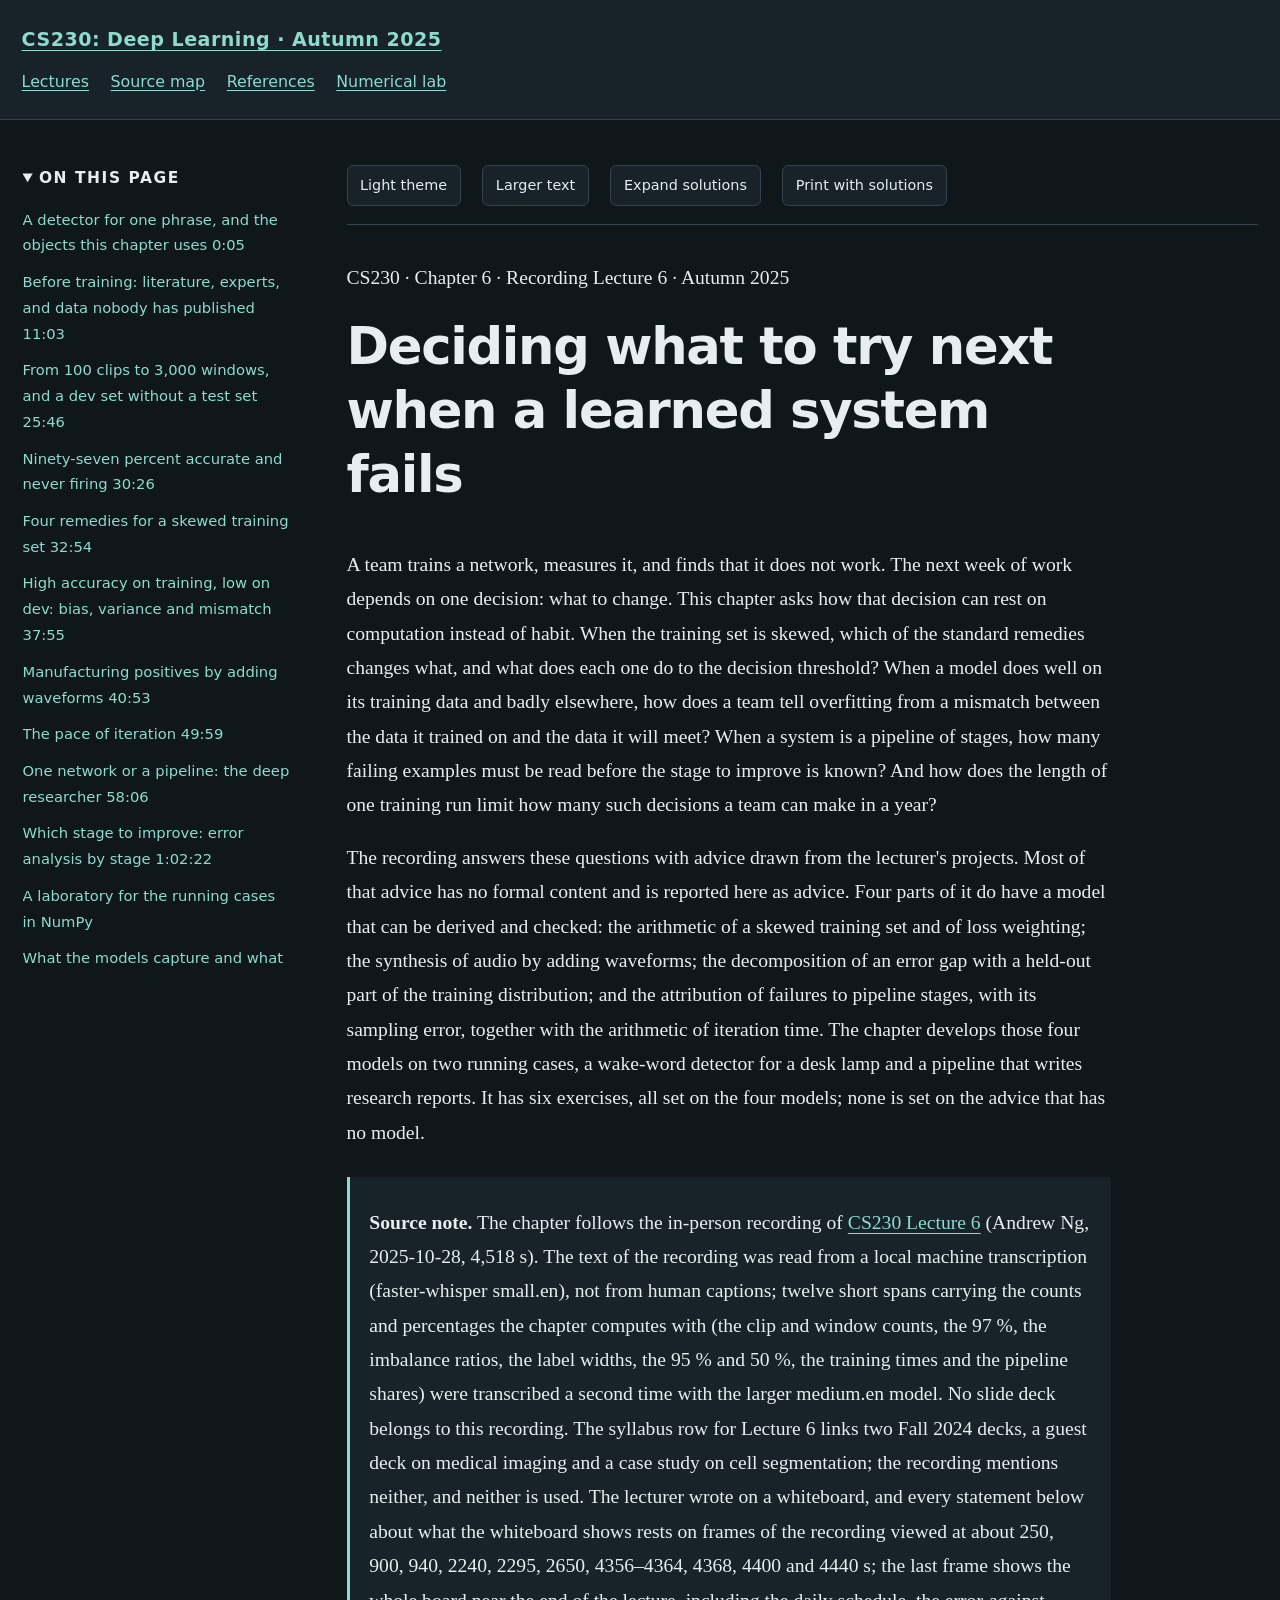
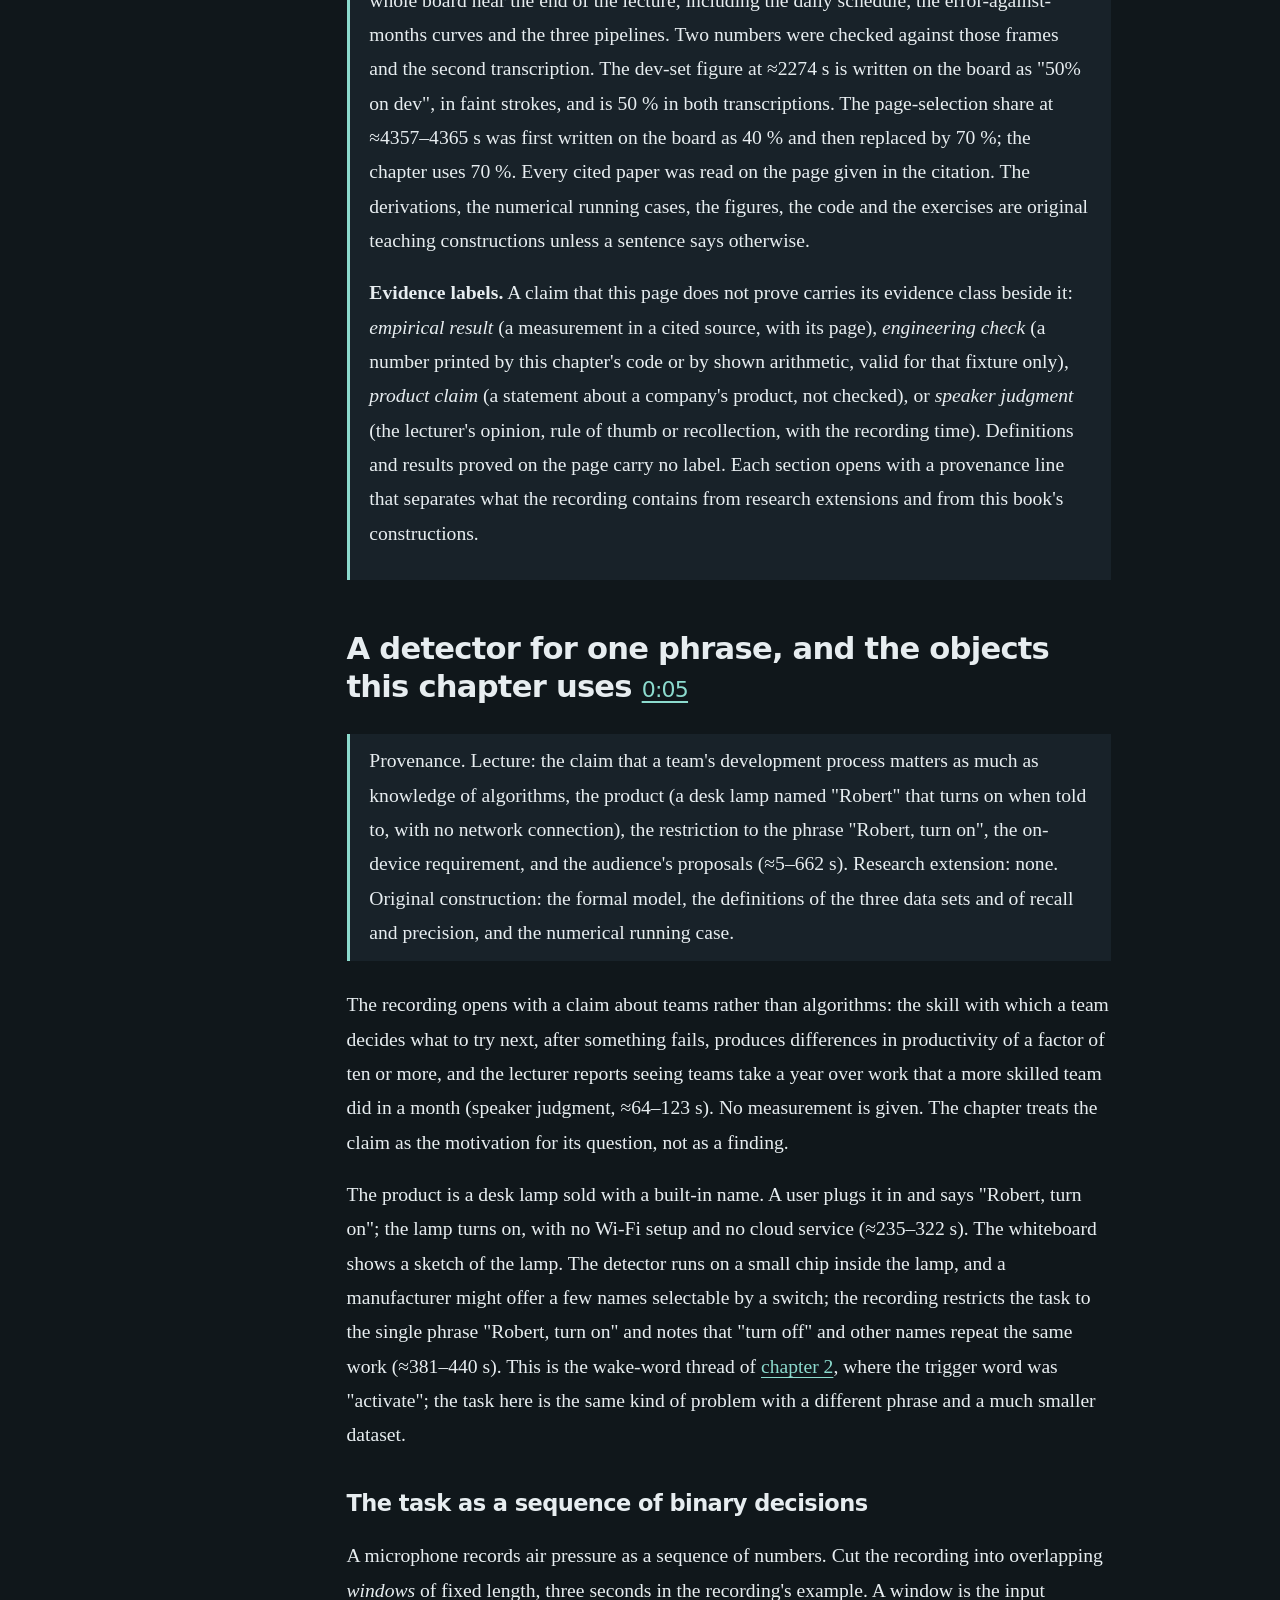
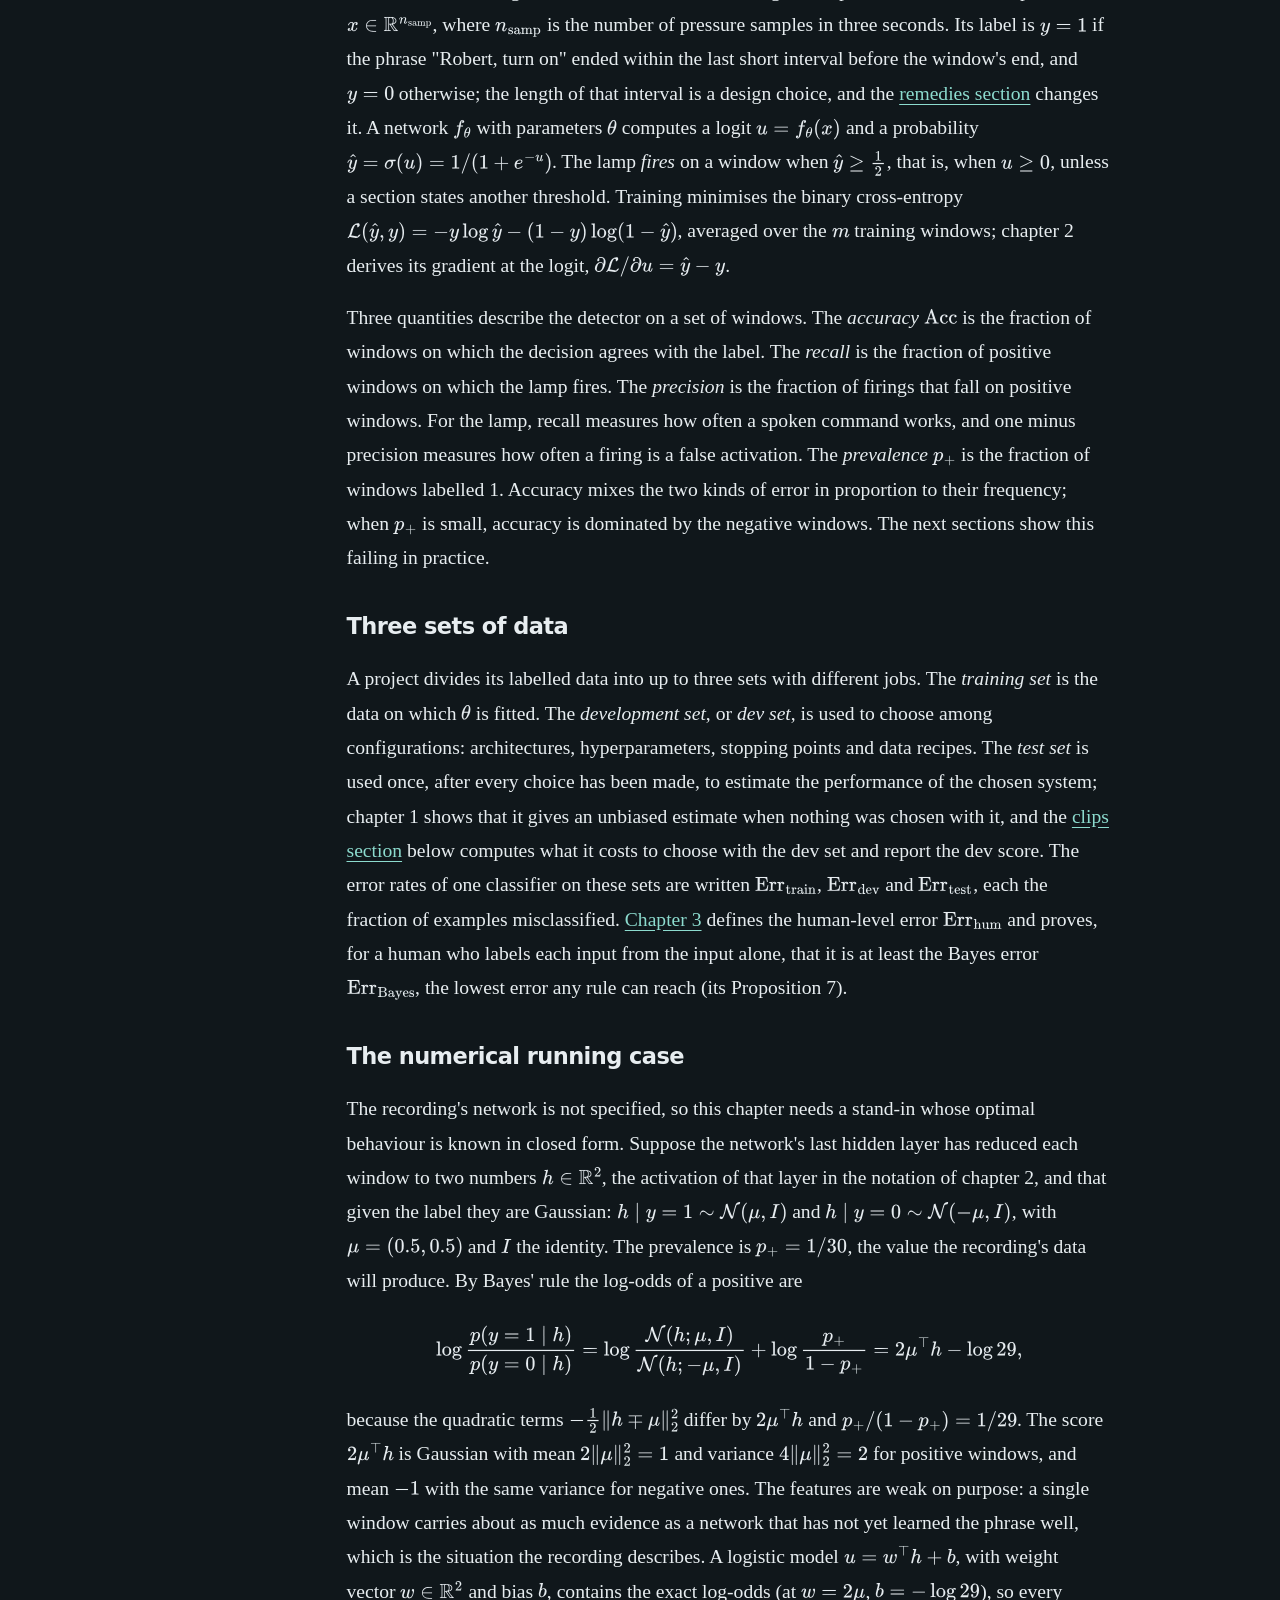
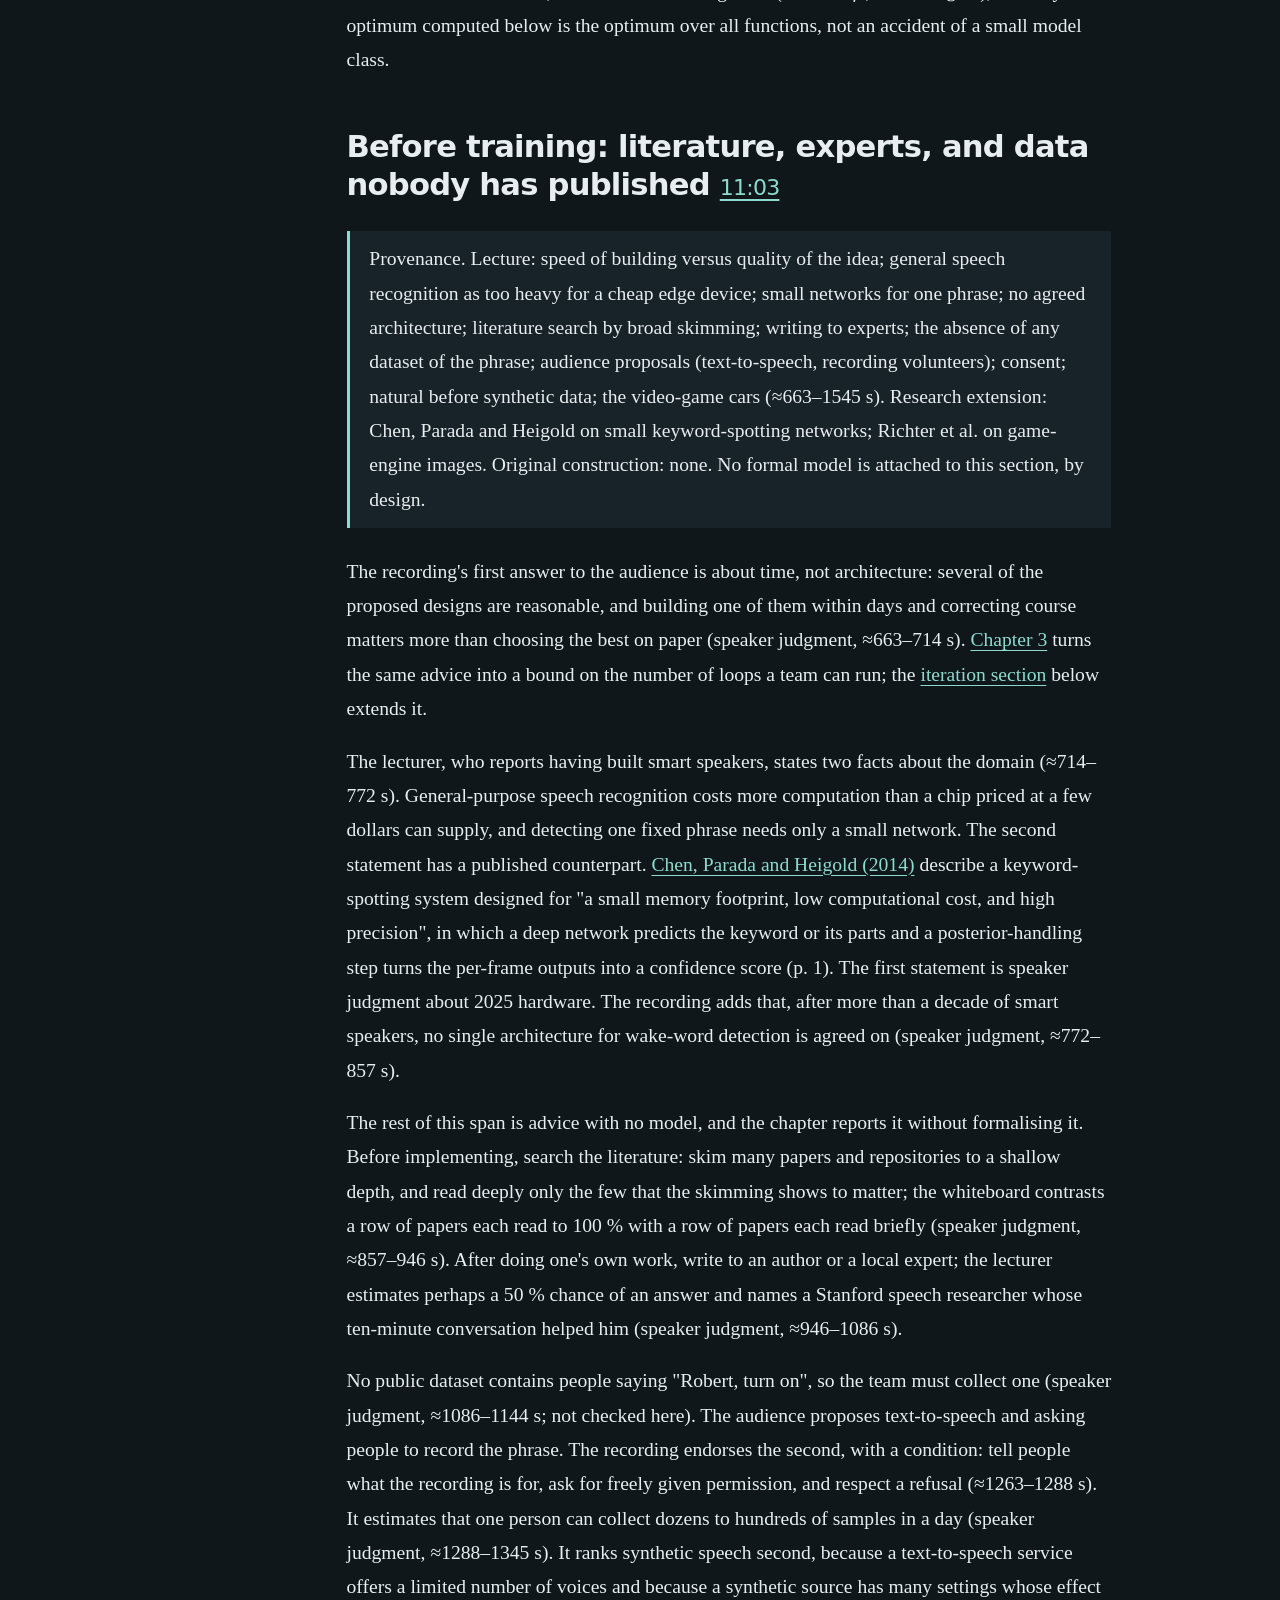
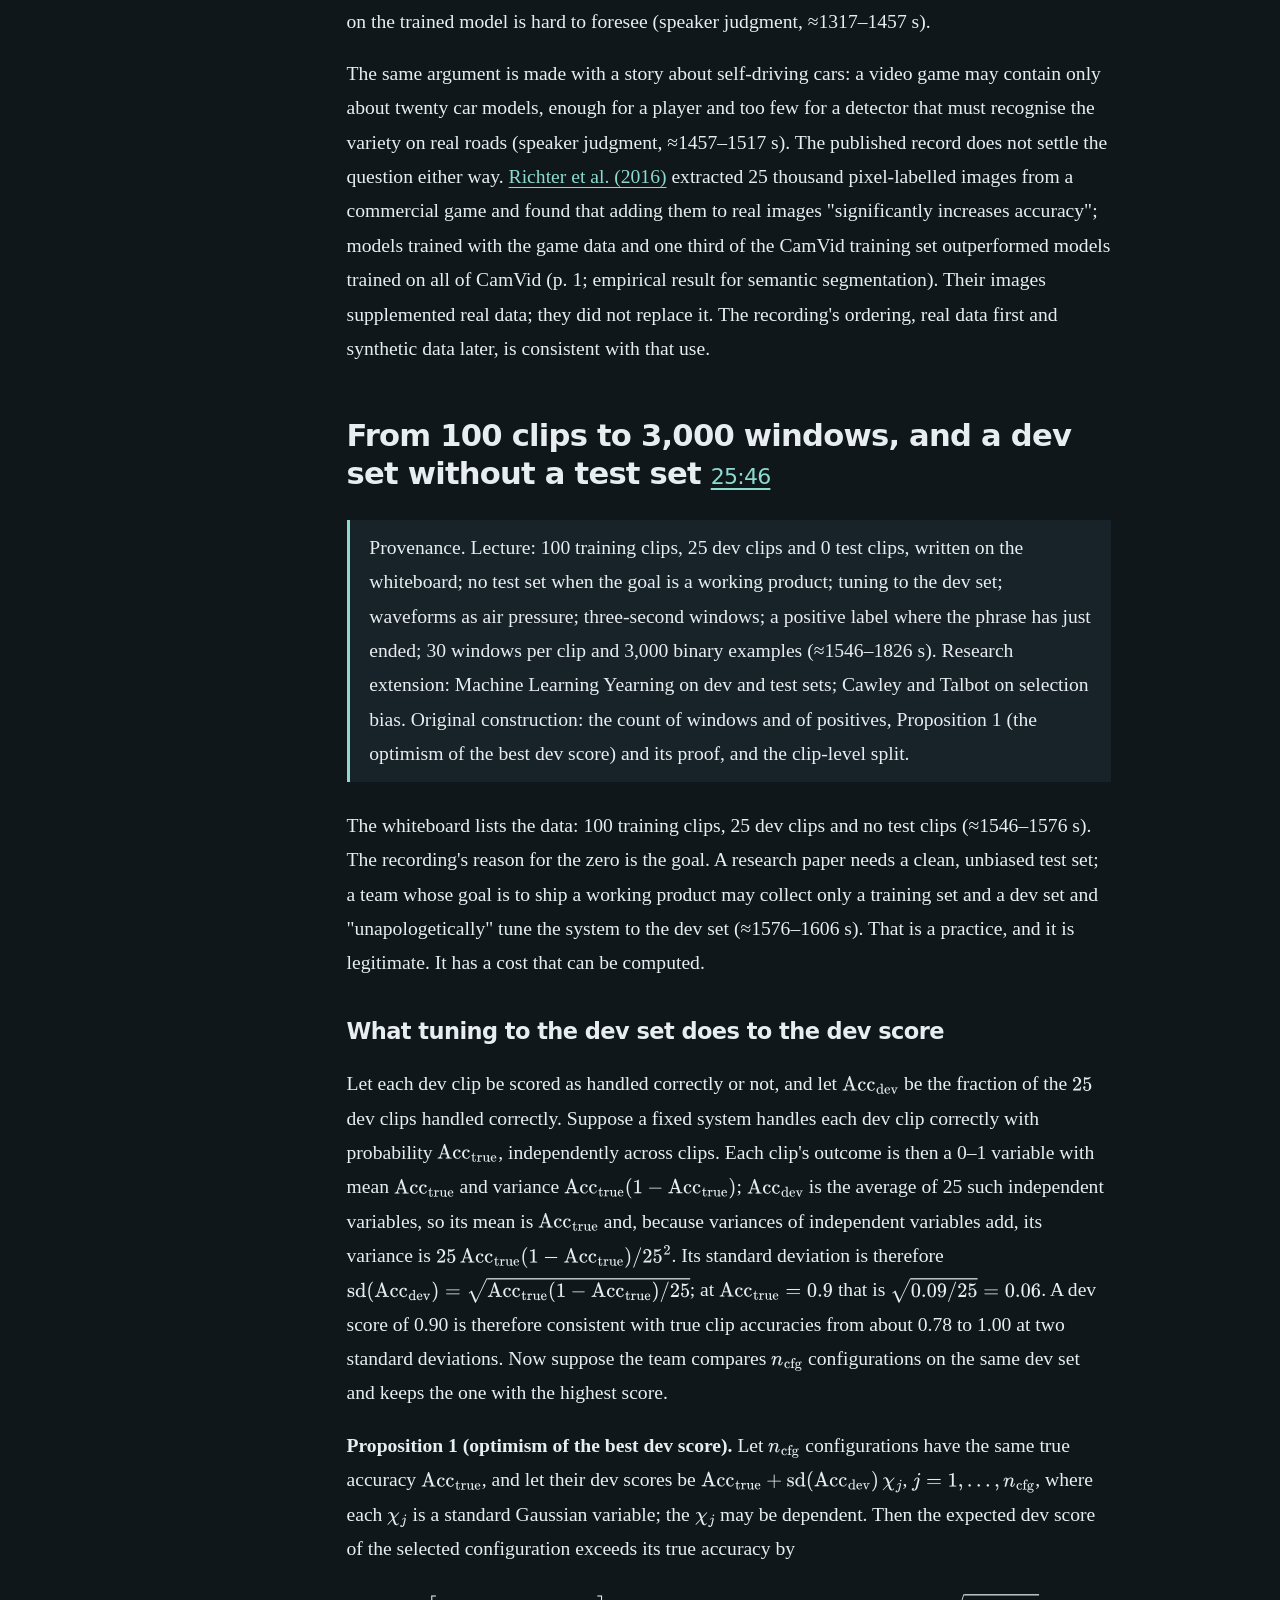
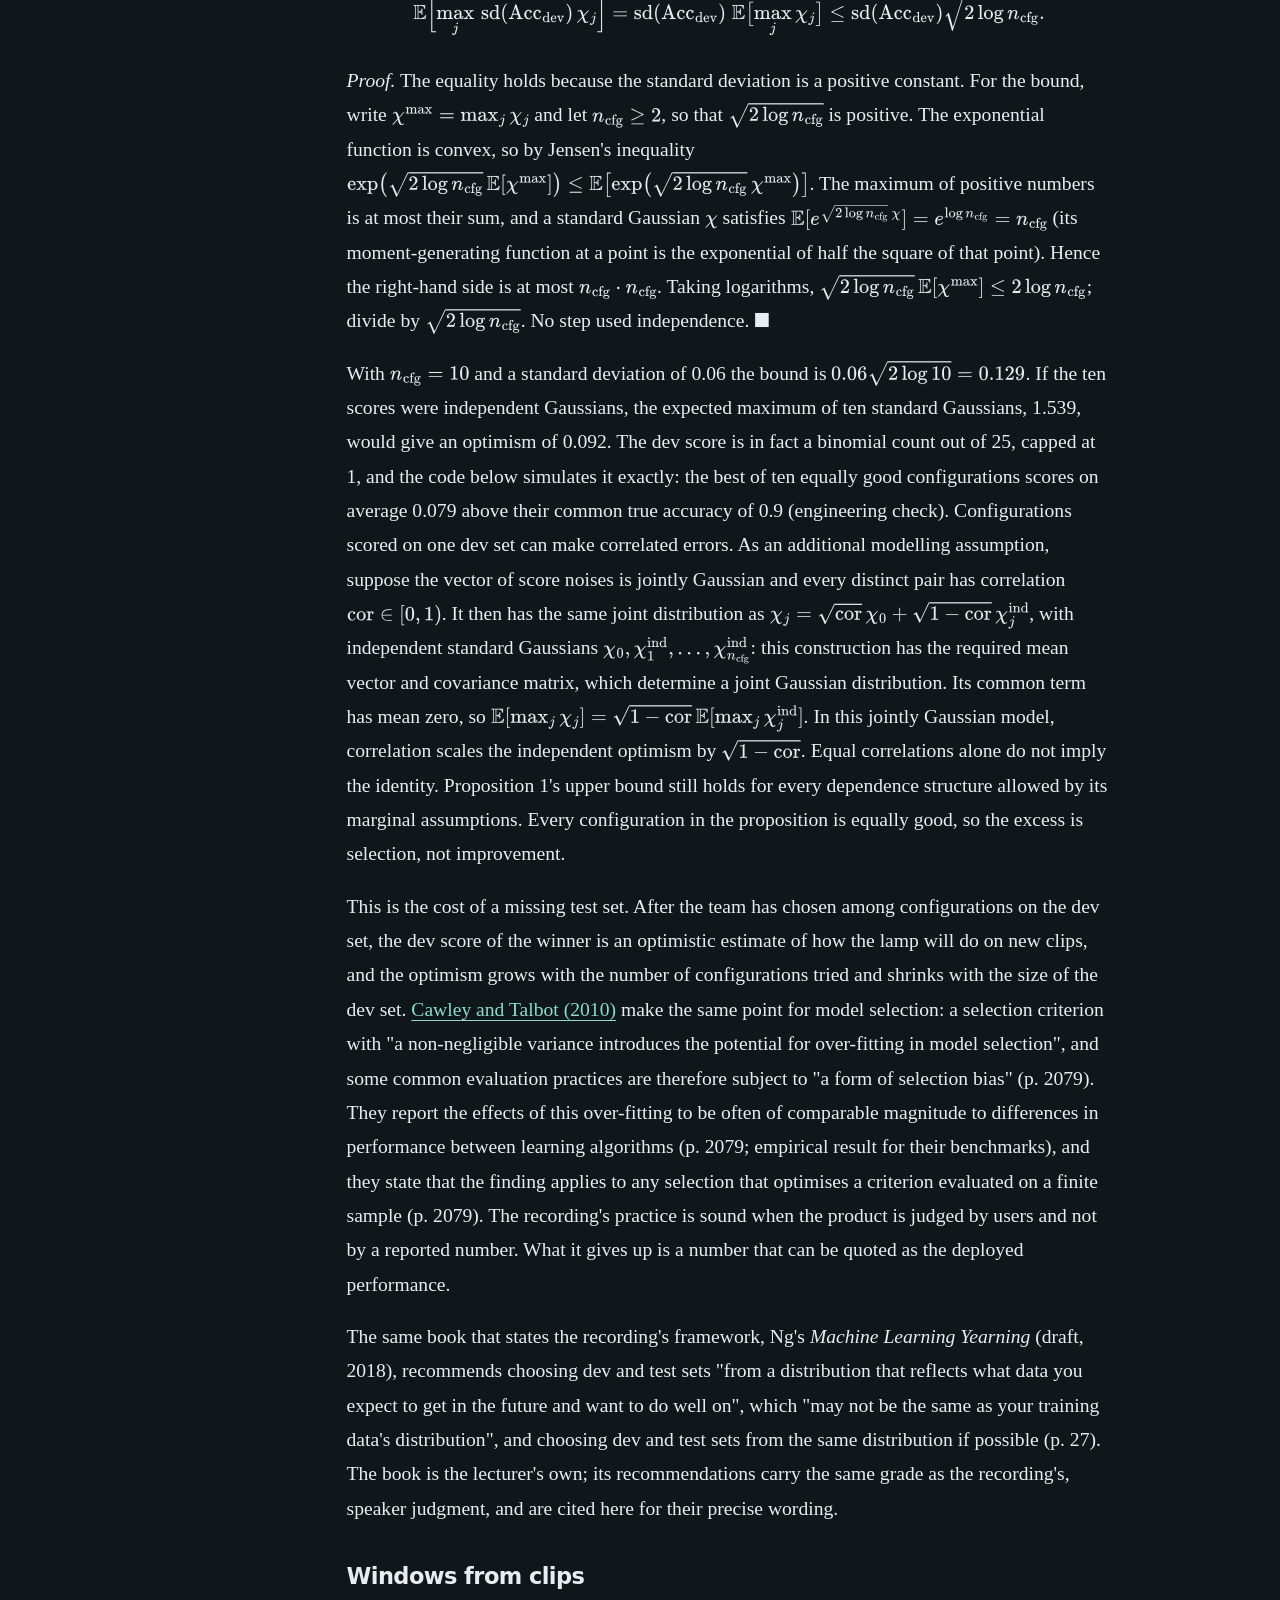
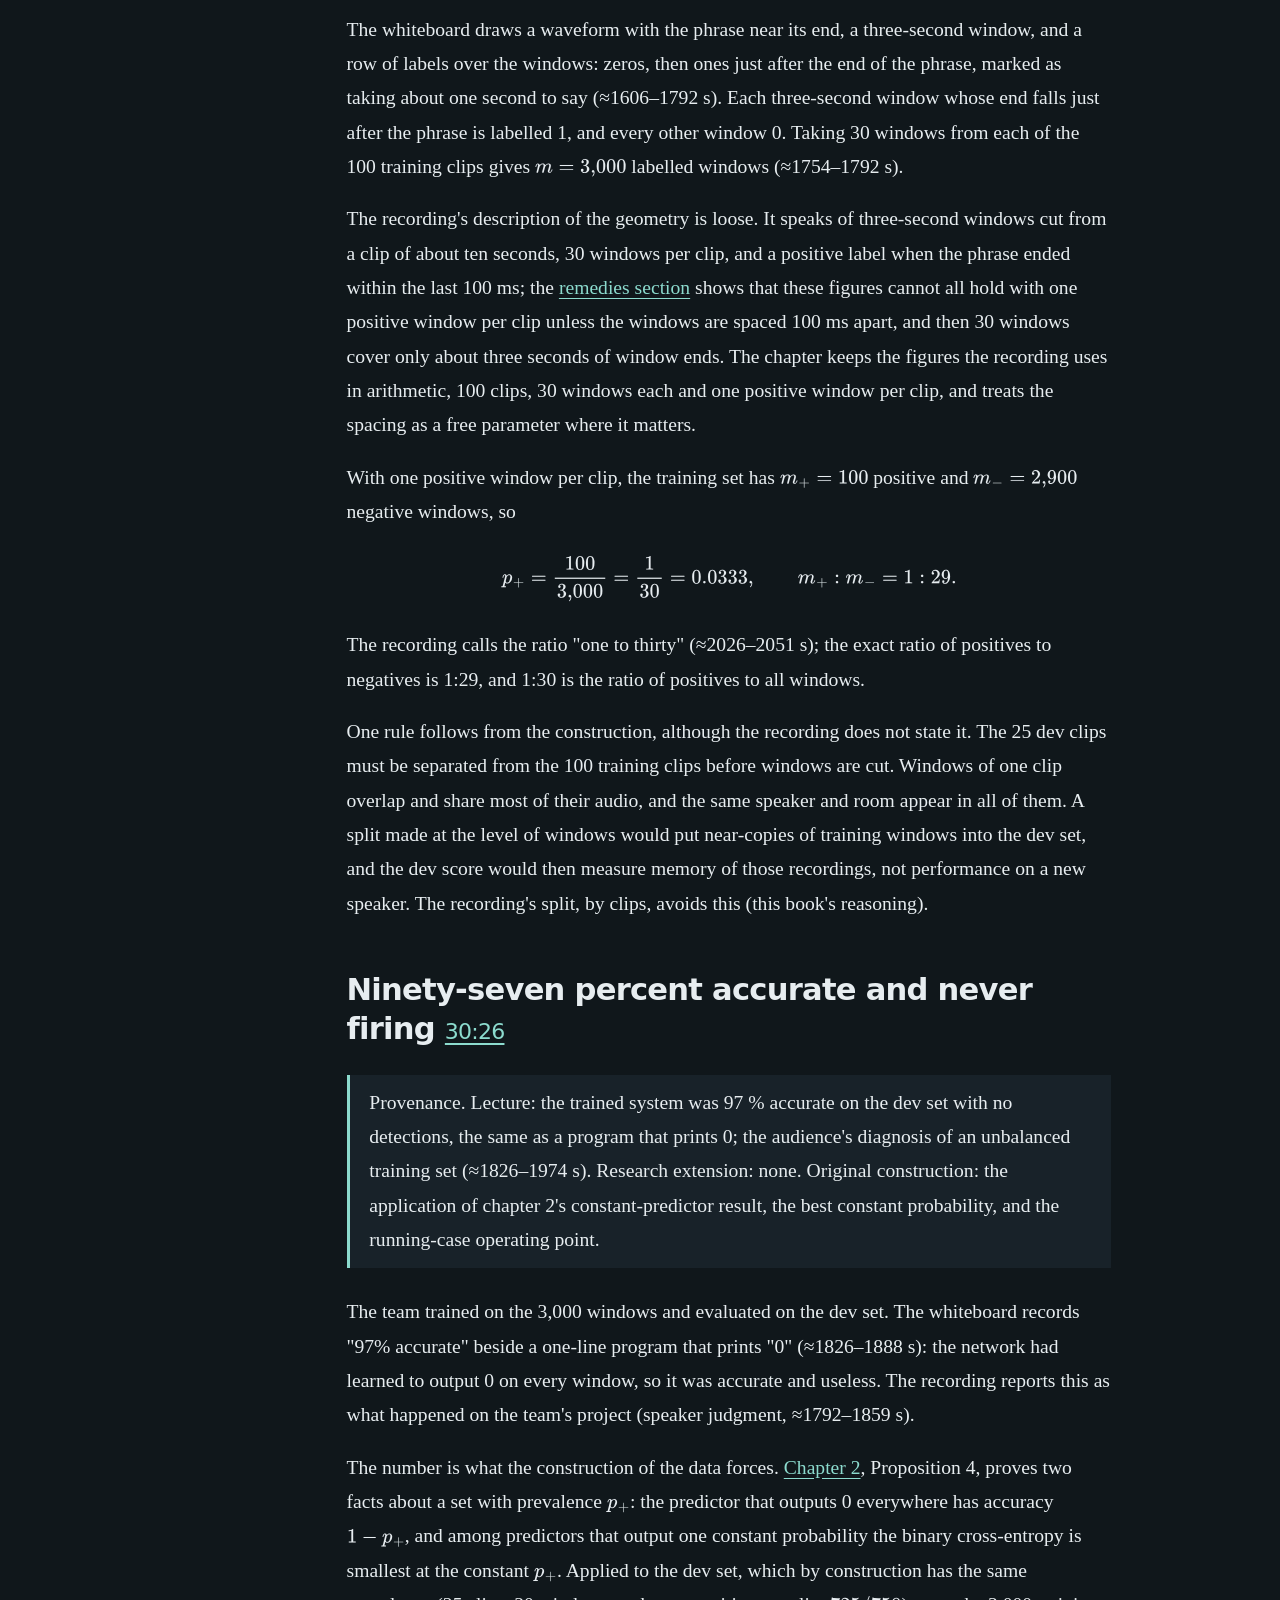
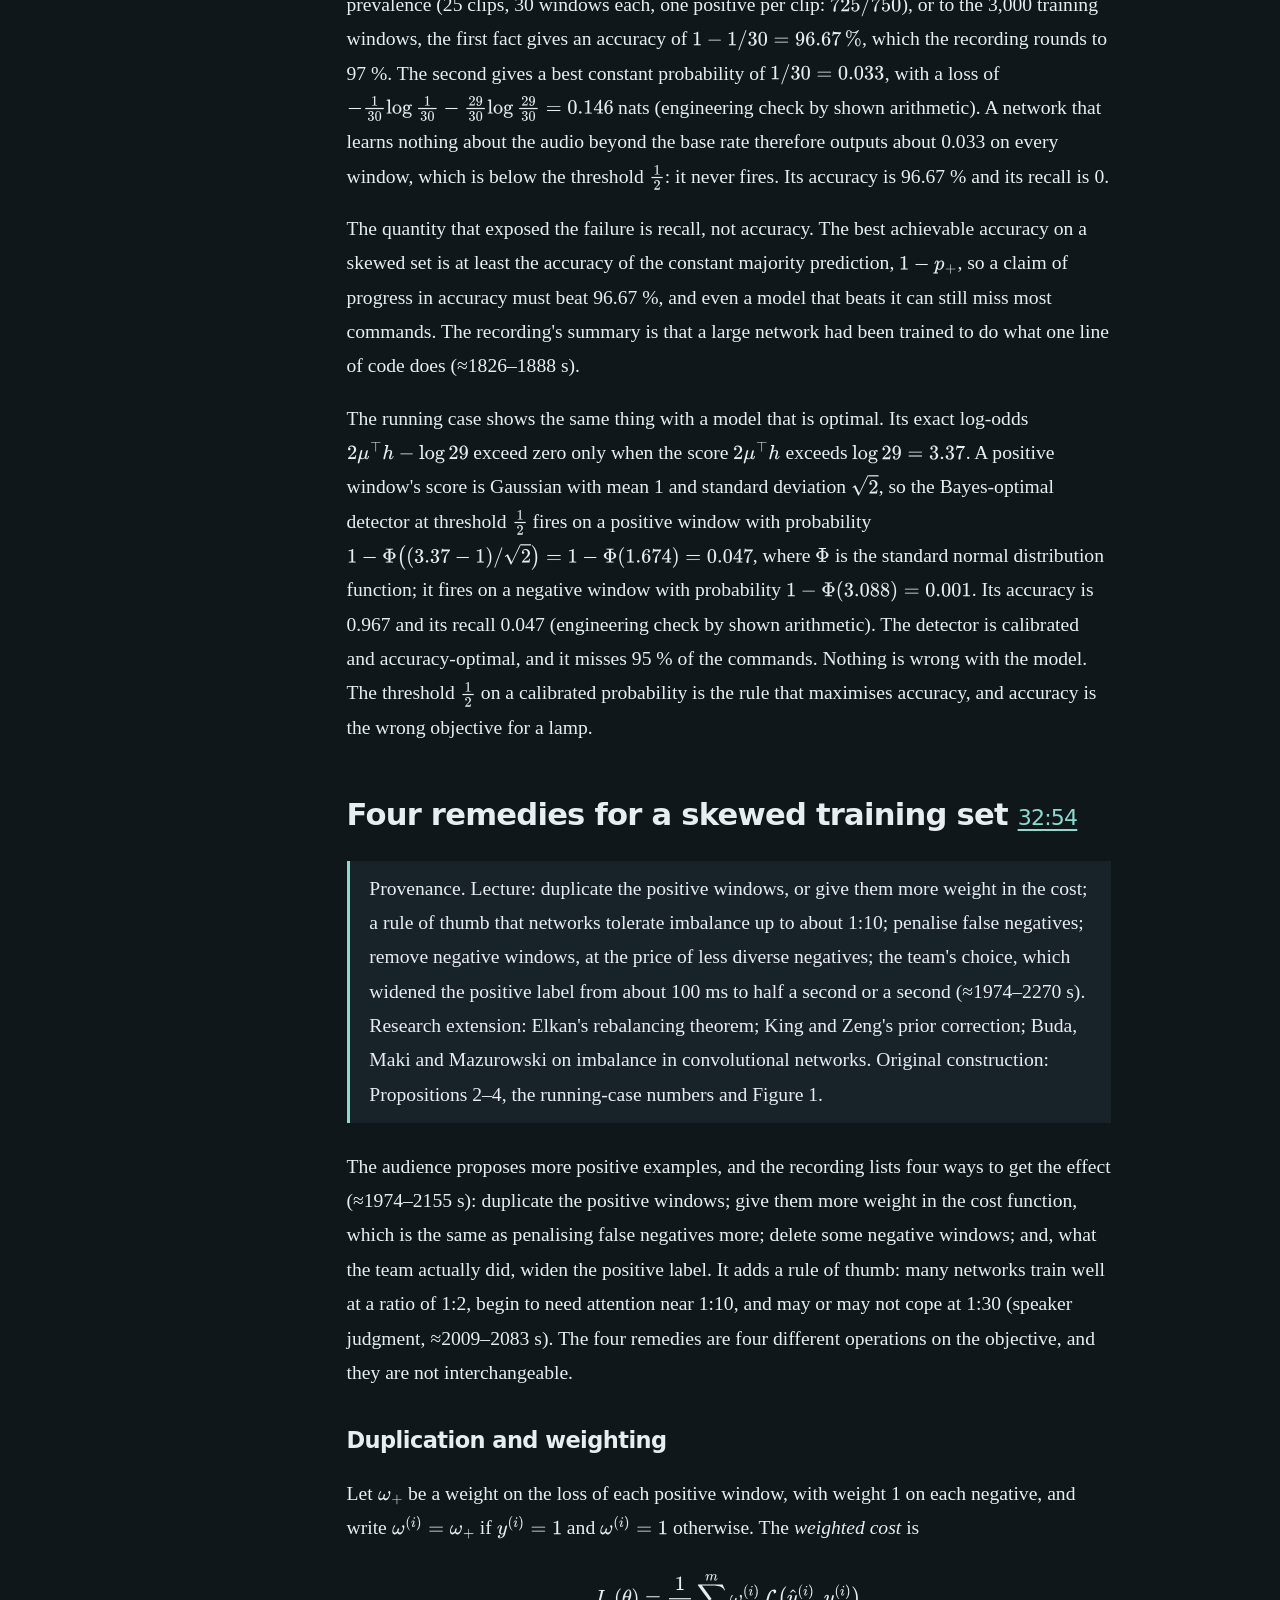
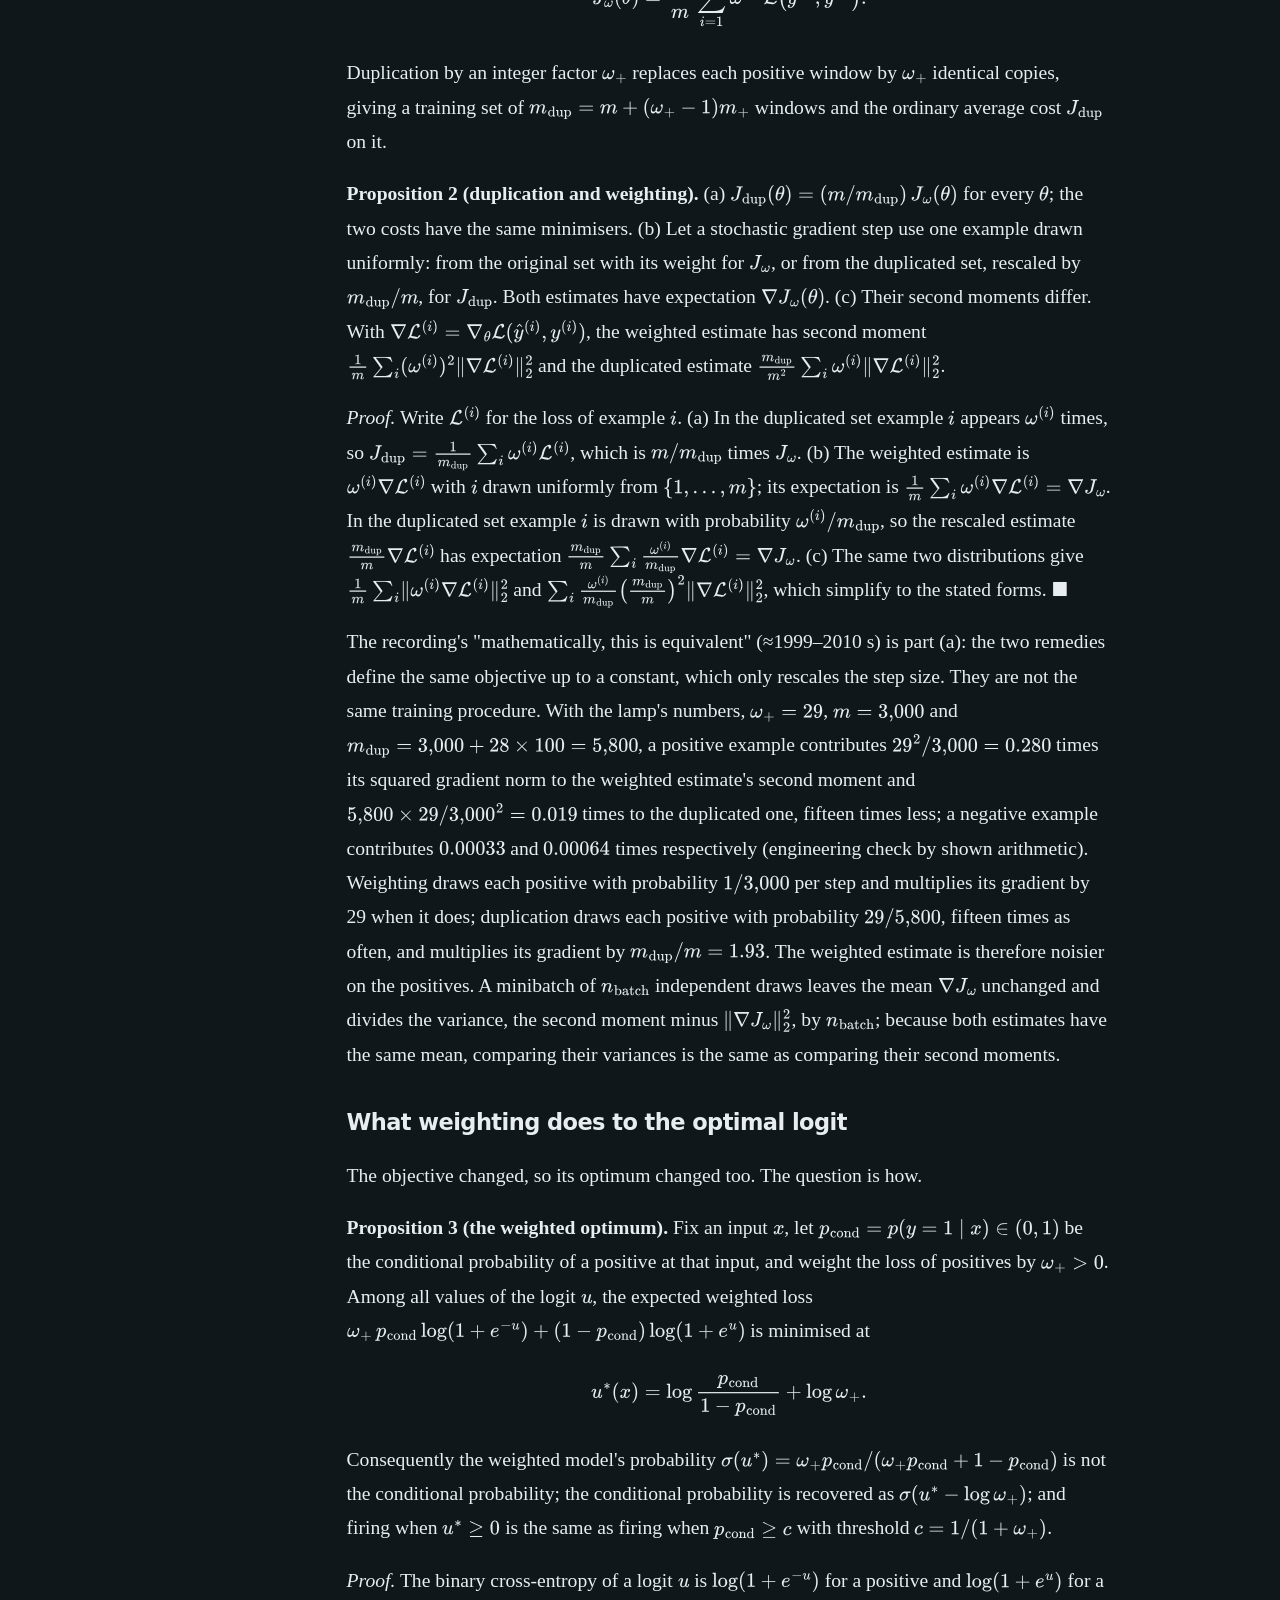
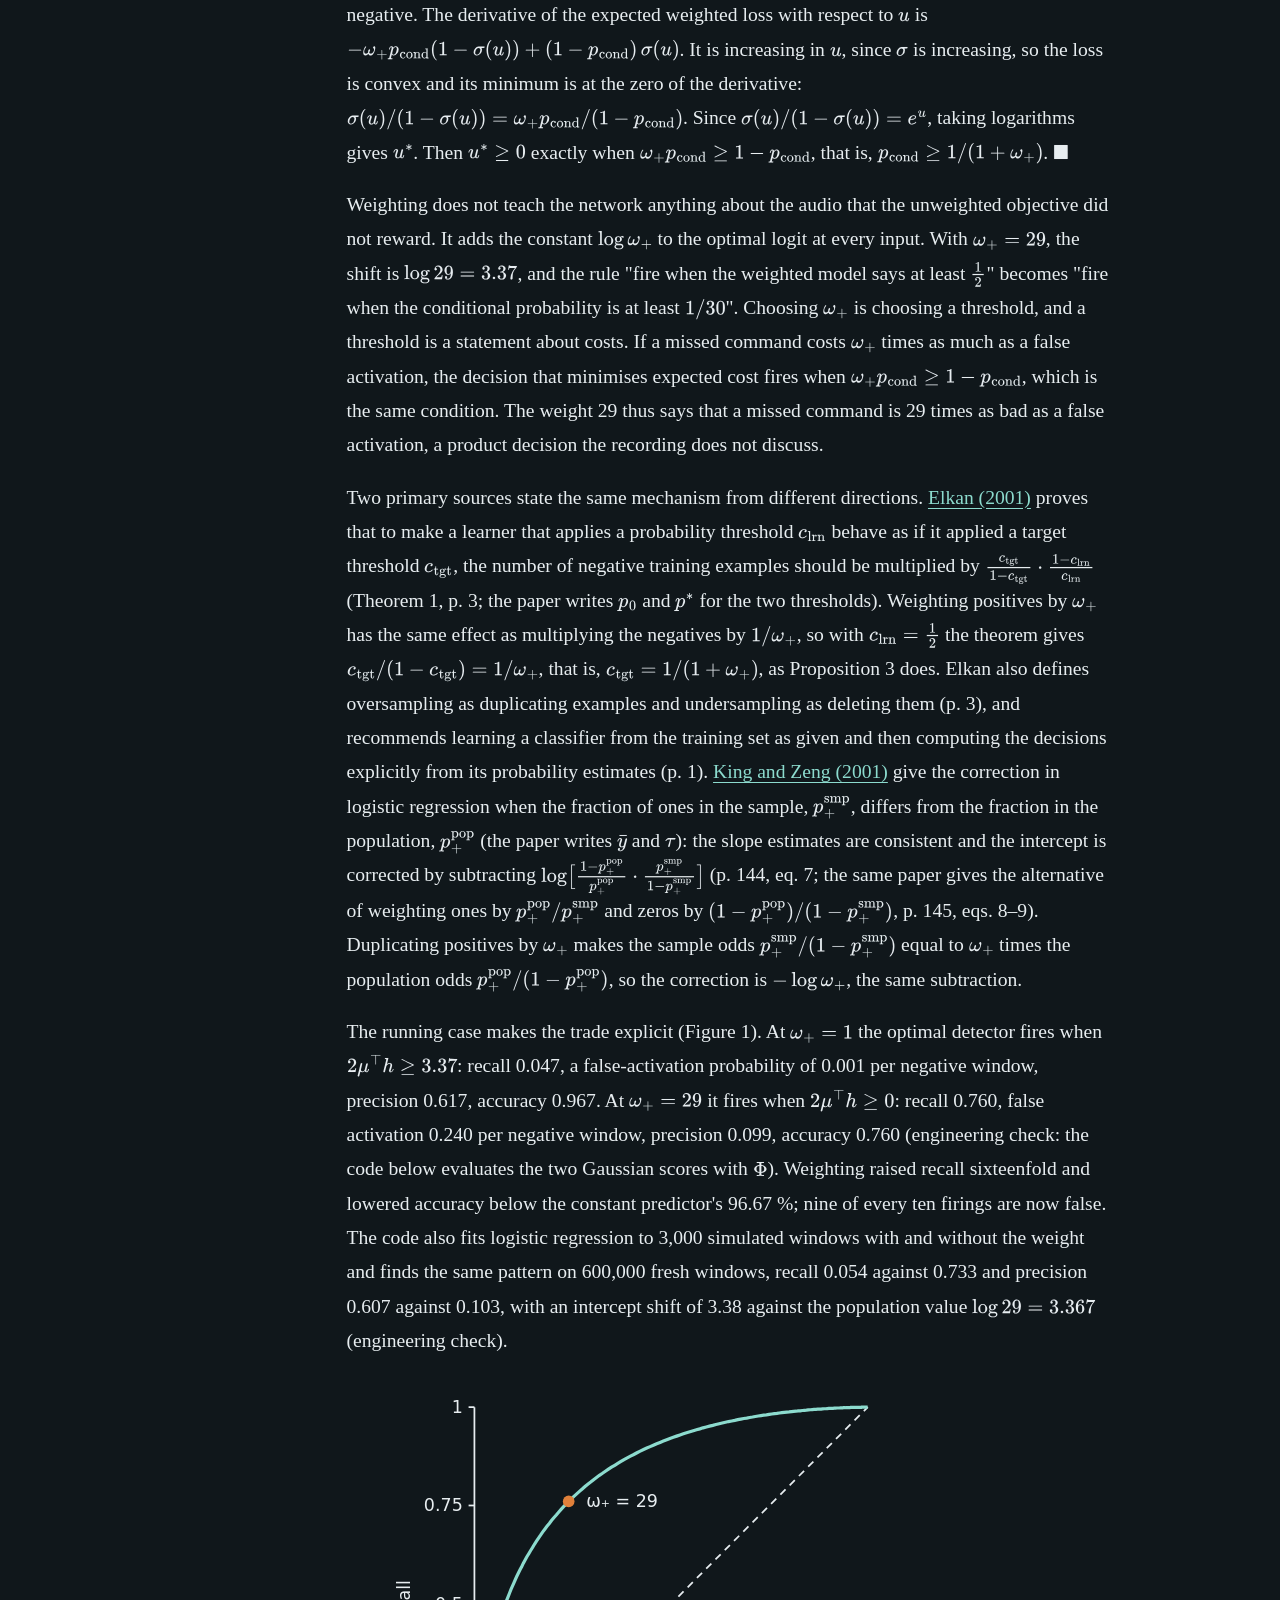
<file: lecture-06-ai-project-strategy.html>
<!doctype html>
<html lang="en"><head><meta charset="utf-8"><meta name="viewport" content="width=device-width,initial-scale=1">
<meta name="color-scheme" content="dark light"><meta name="book-content-sha256" content="0f43975f4c5b58f8c444f3cdb57a88fc2a35a9bdf90571da17d58b9bf3bedce7"><title>Deciding what to try next when a learned system fails · CS230: Deep Learning</title>
<link rel="stylesheet" href="assets/book.css"><script>window.MathJax={tex:{inlineMath:[['$','$'],['\\(','\\)']],displayMath:[['$$','$$'],['\\[','\\]']],processEscapes:true},svg:{fontCache:'local'},options:{skipHtmlTags:['script','noscript','style','textarea','pre','code']}};</script>
<script defer src="assets/mathjax-tex-svg.js"></script><script defer src="assets/book.js"></script></head>
<body><a class="skip" href="#main">Skip to content</a>
<header class="site-header"><a class="brand" href="index.html">CS230: Deep Learning · Autumn 2025</a><nav class="course-nav" aria-label="Book"><a href="index.html">Lectures</a><a href="source-map.html">Source map</a><a href="references.html">References</a><a href="numerical-lab.html">Numerical lab</a></nav></header>
<div class="layout"><aside class="toc" id="chapter-toc" aria-label="On this page"><h2>On this page</h2></aside><main id="main">
<div class="reading-tools" aria-label="Reading controls"><button id="theme-toggle" aria-pressed="false">Light theme</button><button id="text-toggle" aria-pressed="false">Larger text</button><button id="solutions-toggle" aria-pressed="false">Expand solutions</button><button id="print-page">Print with solutions</button></div>
<article id="chapter-content"><!-- BOOK-CONTENT-START --><header class="chapter-header"><p class="eyebrow">CS230 · Chapter 6 · Recording Lecture 6 · Autumn 2025</p><h1>Deciding what to try next when a learned system fails</h1>
<p class="lead">A team trains a network, measures it, and finds that it does not work. The next week of work depends on one decision: what to change. This chapter asks how that decision can rest on computation instead of habit. When the training set is skewed, which of the standard remedies changes what, and what does each one do to the decision threshold? When a model does well on its training data and badly elsewhere, how does a team tell overfitting from a mismatch between the data it trained on and the data it will meet? When a system is a pipeline of stages, how many failing examples must be read before the stage to improve is known? And how does the length of one training run limit how many such decisions a team can make in a year?</p>
<p>The recording answers these questions with advice drawn from the lecturer's projects. Most of that advice has no formal content and is reported here as advice. Four parts of it do have a model that can be derived and checked: the arithmetic of a skewed training set and of loss weighting; the synthesis of audio by adding waveforms; the decomposition of an error gap with a held-out part of the training distribution; and the attribution of failures to pipeline stages, with its sampling error, together with the arithmetic of iteration time. The chapter develops those four models on two running cases, a wake-word detector for a desk lamp and a pipeline that writes research reports. It has six exercises, all set on the four models; none is set on the advice that has no model.</p>
<div class="note"><p><strong>Source note.</strong> The chapter follows the in-person recording of <a href="https://www.youtube.com/watch?v=s6JVGzABKho">CS230 Lecture 6</a> (Andrew Ng, 2025-10-28, 4,518 s). The text of the recording was read from a local machine transcription (faster-whisper small.en), not from human captions; twelve short spans carrying the counts and percentages the chapter computes with (the clip and window counts, the 97 %, the imbalance ratios, the label widths, the 95 % and 50 %, the training times and the pipeline shares) were transcribed a second time with the larger medium.en model. No slide deck belongs to this recording. The syllabus row for Lecture 6 links two Fall 2024 decks, a guest deck on medical imaging and a case study on cell segmentation; the recording mentions neither, and neither is used. The lecturer wrote on a whiteboard, and every statement below about what the whiteboard shows rests on frames of the recording viewed at about 250, 900, 940, 2240, 2295, 2650, 4356–4364, 4368, 4400 and 4440 s; the last frame shows the whole board near the end of the lecture, including the daily schedule, the error-against-months curves and the three pipelines. Two numbers were checked against those frames and the second transcription. The dev-set figure at ≈2274 s is written on the board as "50% on dev", in faint strokes, and is 50 % in both transcriptions. The page-selection share at ≈4357–4365 s was first written on the board as 40 % and then replaced by 70 %; the chapter uses 70 %. Every cited paper was read on the page given in the citation. The derivations, the numerical running cases, the figures, the code and the exercises are original teaching constructions unless a sentence says otherwise.</p>
<p><strong>Evidence labels.</strong> A claim that this page does not prove carries its evidence class beside it: <em>empirical result</em> (a measurement in a cited source, with its page), <em>engineering check</em> (a number printed by this chapter's code or by shown arithmetic, valid for that fixture only), <em>product claim</em> (a statement about a company's product, not checked), or <em>speaker judgment</em> (the lecturer's opinion, rule of thumb or recollection, with the recording time). Definitions and results proved on the page carry no label. Each section opens with a provenance line that separates what the recording contains from research extensions and from this book's constructions.</p></div></header>

<section id="model"><h2>A detector for one phrase, and the objects this chapter uses <a class="timestamp" href="https://www.youtube.com/watch?v=s6JVGzABKho&amp;t=5">0:05</a></h2>
<p class="note">Provenance. Lecture: the claim that a team's development process matters as much as knowledge of algorithms, the product (a desk lamp named "Robert" that turns on when told to, with no network connection), the restriction to the phrase "Robert, turn on", the on-device requirement, and the audience's proposals (≈5–662 s). Research extension: none. Original construction: the formal model, the definitions of the three data sets and of recall and precision, and the numerical running case.</p>
<p>The recording opens with a claim about teams rather than algorithms: the skill with which a team decides what to try next, after something fails, produces differences in productivity of a factor of ten or more, and the lecturer reports seeing teams take a year over work that a more skilled team did in a month (speaker judgment, ≈64–123 s). No measurement is given. The chapter treats the claim as the motivation for its question, not as a finding.</p>
<p>The product is a desk lamp sold with a built-in name. A user plugs it in and says "Robert, turn on"; the lamp turns on, with no Wi-Fi setup and no cloud service (≈235–322 s). The whiteboard shows a sketch of the lamp. The detector runs on a small chip inside the lamp, and a manufacturer might offer a few names selectable by a switch; the recording restricts the task to the single phrase "Robert, turn on" and notes that "turn off" and other names repeat the same work (≈381–440 s). This is the wake-word thread of <a href="lecture-02-supervised-self-supervised-and-weakly-supervised-learning.html#trigger">chapter 2</a>, where the trigger word was "activate"; the task here is the same kind of problem with a different phrase and a much smaller dataset.</p>
<h3>The task as a sequence of binary decisions</h3>
<p>A microphone records air pressure as a sequence of numbers. Cut the recording into overlapping <dfn>windows</dfn> of fixed length, three seconds in the recording's example. A window is the input \(x\in\mathbb R^{n_{\mathrm{samp}}}\), where \(n_{\mathrm{samp}}\) is the number of pressure samples in three seconds. Its label is \(y=1\) if the phrase "Robert, turn on" ended within the last short interval before the window's end, and \(y=0\) otherwise; the length of that interval is a design choice, and the <a href="#remedies">remedies section</a> changes it. A network \(f_\theta\) with parameters \(\theta\) computes a logit \(u=f_\theta(x)\) and a probability \(\hat y=\sigma(u)=1/(1+e^{-u})\). The lamp <dfn>fires</dfn> on a window when \(\hat y\ge\tfrac12\), that is, when \(u\ge0\), unless a section states another threshold. Training minimises the binary cross-entropy \(\mathcal L(\hat y,y)=-y\log\hat y-(1-y)\log(1-\hat y)\), averaged over the \(m\) training windows; chapter 2 derives its gradient at the logit, \(\partial\mathcal L/\partial u=\hat y-y\).</p>
<p>Three quantities describe the detector on a set of windows. The <dfn>accuracy</dfn> \(\mathrm{Acc}\) is the fraction of windows on which the decision agrees with the label. The <dfn>recall</dfn> is the fraction of positive windows on which the lamp fires. The <dfn>precision</dfn> is the fraction of firings that fall on positive windows. For the lamp, recall measures how often a spoken command works, and one minus precision measures how often a firing is a false activation. The <dfn>prevalence</dfn> \(p_{+}\) is the fraction of windows labelled 1. Accuracy mixes the two kinds of error in proportion to their frequency; when \(p_{+}\) is small, accuracy is dominated by the negative windows. The next sections show this failing in practice.</p>
<h3>Three sets of data</h3>
<p>A project divides its labelled data into up to three sets with different jobs. The <dfn>training set</dfn> is the data on which \(\theta\) is fitted. The <dfn>development set</dfn>, or <dfn>dev set</dfn>, is used to choose among configurations: architectures, hyperparameters, stopping points and data recipes. The <dfn>test set</dfn> is used once, after every choice has been made, to estimate the performance of the chosen system; chapter 1 shows that it gives an unbiased estimate when nothing was chosen with it, and the <a href="#clips">clips section</a> below computes what it costs to choose with the dev set and report the dev score. The error rates of one classifier on these sets are written \(\mathrm{Err}_{\mathrm{train}}\), \(\mathrm{Err}_{\mathrm{dev}}\) and \(\mathrm{Err}_{\mathrm{test}}\), each the fraction of examples misclassified. <a href="lecture-03-full-cycle-of-a-deep-learning-project.html#reference">Chapter 3</a> defines the human-level error \(\mathrm{Err}_{\mathrm{hum}}\) and proves, for a human who labels each input from the input alone, that it is at least the Bayes error \(\mathrm{Err}_{\mathrm{Bayes}}\), the lowest error any rule can reach (its Proposition 7).</p>
<h3 id="running-case">The numerical running case</h3>
<p>The recording's network is not specified, so this chapter needs a stand-in whose optimal behaviour is known in closed form. Suppose the network's last hidden layer has reduced each window to two numbers \(h\in\mathbb R^2\), the activation of that layer in the notation of chapter 2, and that given the label they are Gaussian: \(h\mid y=1\sim\mathcal N(\mu,I)\) and \(h\mid y=0\sim\mathcal N(-\mu,I)\), with \(\mu=(0.5,0.5)\) and \(I\) the identity. The prevalence is \(p_{+}=1/30\), the value the recording's data will produce. By Bayes' rule the log-odds of a positive are</p>
\[\log\frac{p(y=1\mid h)}{p(y=0\mid h)}=\log\frac{\mathcal N(h;\mu,I)}{\mathcal N(h;-\mu,I)}+\log\frac{p_{+}}{1-p_{+}}=2\mu^\top h-\log29,\]
<p>because the quadratic terms \(-\tfrac12\lVert h\mp\mu\rVert_2^2\) differ by \(2\mu^\top h\) and \(p_{+}/(1-p_{+})=1/29\). The score \(2\mu^\top h\) is Gaussian with mean \(2\lVert\mu\rVert_2^2=1\) and variance \(4\lVert\mu\rVert_2^2=2\) for positive windows, and mean \(-1\) with the same variance for negative ones. The features are weak on purpose: a single window carries about as much evidence as a network that has not yet learned the phrase well, which is the situation the recording describes. A logistic model \(u=w^\top h+b\), with weight vector \(w\in\mathbb R^2\) and bias \(b\), contains the exact log-odds (at \(w=2\mu\), \(b=-\log29\)), so every optimum computed below is the optimum over all functions, not an accident of a small model class.</p></section>

<section id="before-training"><h2>Before training: literature, experts, and data nobody has published <a class="timestamp" href="https://www.youtube.com/watch?v=s6JVGzABKho&amp;t=663">11:03</a></h2>
<p class="note">Provenance. Lecture: speed of building versus quality of the idea; general speech recognition as too heavy for a cheap edge device; small networks for one phrase; no agreed architecture; literature search by broad skimming; writing to experts; the absence of any dataset of the phrase; audience proposals (text-to-speech, recording volunteers); consent; natural before synthetic data; the video-game cars (≈663–1545 s). Research extension: Chen, Parada and Heigold on small keyword-spotting networks; Richter et al. on game-engine images. Original construction: none. No formal model is attached to this section, by design.</p>
<p>The recording's first answer to the audience is about time, not architecture: several of the proposed designs are reasonable, and building one of them within days and correcting course matters more than choosing the best on paper (speaker judgment, ≈663–714 s). <a href="lecture-03-full-cycle-of-a-deep-learning-project.html#data-speed">Chapter 3</a> turns the same advice into a bound on the number of loops a team can run; the <a href="#iteration">iteration section</a> below extends it.</p>
<p>The lecturer, who reports having built smart speakers, states two facts about the domain (≈714–772 s). General-purpose speech recognition costs more computation than a chip priced at a few dollars can supply, and detecting one fixed phrase needs only a small network. The second statement has a published counterpart. <a href="https://research.google/pubs/small-footprint-keyword-spotting-using-deep-neural-networks/">Chen, Parada and Heigold (2014)</a> describe a keyword-spotting system designed for "a small memory footprint, low computational cost, and high precision", in which a deep network predicts the keyword or its parts and a posterior-handling step turns the per-frame outputs into a confidence score (p. 1). The first statement is speaker judgment about 2025 hardware. The recording adds that, after more than a decade of smart speakers, no single architecture for wake-word detection is agreed on (speaker judgment, ≈772–857 s).</p>
<p>The rest of this span is advice with no model, and the chapter reports it without formalising it. Before implementing, search the literature: skim many papers and repositories to a shallow depth, and read deeply only the few that the skimming shows to matter; the whiteboard contrasts a row of papers each read to 100 % with a row of papers each read briefly (speaker judgment, ≈857–946 s). After doing one's own work, write to an author or a local expert; the lecturer estimates perhaps a 50 % chance of an answer and names a Stanford speech researcher whose ten-minute conversation helped him (speaker judgment, ≈946–1086 s).</p>
<p>No public dataset contains people saying "Robert, turn on", so the team must collect one (speaker judgment, ≈1086–1144 s; not checked here). The audience proposes text-to-speech and asking people to record the phrase. The recording endorses the second, with a condition: tell people what the recording is for, ask for freely given permission, and respect a refusal (≈1263–1288 s). It estimates that one person can collect dozens to hundreds of samples in a day (speaker judgment, ≈1288–1345 s). It ranks synthetic speech second, because a text-to-speech service offers a limited number of voices and because a synthetic source has many settings whose effect on the trained model is hard to foresee (speaker judgment, ≈1317–1457 s).</p>
<p>The same argument is made with a story about self-driving cars: a video game may contain only about twenty car models, enough for a player and too few for a detector that must recognise the variety on real roads (speaker judgment, ≈1457–1517 s). The published record does not settle the question either way. <a href="https://arxiv.org/abs/1608.02192">Richter et al. (2016)</a> extracted 25 thousand pixel-labelled images from a commercial game and found that adding them to real images "significantly increases accuracy"; models trained with the game data and one third of the CamVid training set outperformed models trained on all of CamVid (p. 1; empirical result for semantic segmentation). Their images supplemented real data; they did not replace it. The recording's ordering, real data first and synthetic data later, is consistent with that use.</p></section>

<section id="clips"><h2>From 100 clips to 3,000 windows, and a dev set without a test set <a class="timestamp" href="https://www.youtube.com/watch?v=s6JVGzABKho&amp;t=1546">25:46</a></h2>
<p class="note">Provenance. Lecture: 100 training clips, 25 dev clips and 0 test clips, written on the whiteboard; no test set when the goal is a working product; tuning to the dev set; waveforms as air pressure; three-second windows; a positive label where the phrase has just ended; 30 windows per clip and 3,000 binary examples (≈1546–1826 s). Research extension: Machine Learning Yearning on dev and test sets; Cawley and Talbot on selection bias. Original construction: the count of windows and of positives, Proposition 1 (the optimism of the best dev score) and its proof, and the clip-level split.</p>
<p>The whiteboard lists the data: 100 training clips, 25 dev clips and no test clips (≈1546–1576 s). The recording's reason for the zero is the goal. A research paper needs a clean, unbiased test set; a team whose goal is to ship a working product may collect only a training set and a dev set and "unapologetically" tune the system to the dev set (≈1576–1606 s). That is a practice, and it is legitimate. It has a cost that can be computed.</p>
<h3>What tuning to the dev set does to the dev score</h3>
<p>Let each dev clip be scored as handled correctly or not, and let \(\mathrm{Acc}_{\mathrm{dev}}\) be the fraction of the \(25\) dev clips handled correctly. Suppose a fixed system handles each dev clip correctly with probability \(\mathrm{Acc}_{\mathrm{true}}\), independently across clips. Each clip's outcome is then a 0–1 variable with mean \(\mathrm{Acc}_{\mathrm{true}}\) and variance \(\mathrm{Acc}_{\mathrm{true}}(1-\mathrm{Acc}_{\mathrm{true}})\); \(\mathrm{Acc}_{\mathrm{dev}}\) is the average of 25 such independent variables, so its mean is \(\mathrm{Acc}_{\mathrm{true}}\) and, because variances of independent variables add, its variance is \(25\,\mathrm{Acc}_{\mathrm{true}}(1-\mathrm{Acc}_{\mathrm{true}})/25^2\). Its standard deviation is therefore \(\mathrm{sd}(\mathrm{Acc}_{\mathrm{dev}})=\sqrt{\mathrm{Acc}_{\mathrm{true}}(1-\mathrm{Acc}_{\mathrm{true}})/25}\); at \(\mathrm{Acc}_{\mathrm{true}}=0.9\) that is \(\sqrt{0.09/25}=0.06\). A dev score of 0.90 is therefore consistent with true clip accuracies from about 0.78 to 1.00 at two standard deviations. Now suppose the team compares \(n_{\mathrm{cfg}}\) configurations on the same dev set and keeps the one with the highest score.</p>
<p><strong>Proposition 1 (optimism of the best dev score).</strong> Let \(n_{\mathrm{cfg}}\) configurations have the same true accuracy \(\mathrm{Acc}_{\mathrm{true}}\), and let their dev scores be \(\mathrm{Acc}_{\mathrm{true}}+\mathrm{sd}(\mathrm{Acc}_{\mathrm{dev}})\,\chi_j\), \(j=1,\dots,n_{\mathrm{cfg}}\), where each \(\chi_j\) is a standard Gaussian variable; the \(\chi_j\) may be dependent. Then the expected dev score of the selected configuration exceeds its true accuracy by</p>
\[\mathbb E\Bigl[\max_j\,\mathrm{sd}(\mathrm{Acc}_{\mathrm{dev}})\,\chi_j\Bigr]=\mathrm{sd}(\mathrm{Acc}_{\mathrm{dev}})\;\mathbb E\bigl[\max_j\chi_j\bigr]\le\mathrm{sd}(\mathrm{Acc}_{\mathrm{dev}})\sqrt{2\log n_{\mathrm{cfg}}}.\]
<p><em>Proof.</em> The equality holds because the standard deviation is a positive constant. For the bound, write \(\chi^{\max}=\max_j\chi_j\) and let \(n_{\mathrm{cfg}}\ge2\), so that \(\sqrt{2\log n_{\mathrm{cfg}}}\) is positive. The exponential function is convex, so by Jensen's inequality \(\exp\bigl(\sqrt{2\log n_{\mathrm{cfg}}}\,\mathbb E[\chi^{\max}]\bigr)\le\mathbb E\bigl[\exp\bigl(\sqrt{2\log n_{\mathrm{cfg}}}\,\chi^{\max}\bigr)\bigr]\). The maximum of positive numbers is at most their sum, and a standard Gaussian \(\chi\) satisfies \(\mathbb E[e^{\sqrt{2\log n_{\mathrm{cfg}}}\,\chi}]=e^{\log n_{\mathrm{cfg}}}=n_{\mathrm{cfg}}\) (its moment-generating function at a point is the exponential of half the square of that point). Hence the right-hand side is at most \(n_{\mathrm{cfg}}\cdot n_{\mathrm{cfg}}\). Taking logarithms, \(\sqrt{2\log n_{\mathrm{cfg}}}\,\mathbb E[\chi^{\max}]\le2\log n_{\mathrm{cfg}}\); divide by \(\sqrt{2\log n_{\mathrm{cfg}}}\). No step used independence. \(\blacksquare\)</p>
<p>With \(n_{\mathrm{cfg}}=10\) and a standard deviation of 0.06 the bound is \(0.06\sqrt{2\log10}=0.129\). If the ten scores were independent Gaussians, the expected maximum of ten standard Gaussians, 1.539, would give an optimism of 0.092. The dev score is in fact a binomial count out of 25, capped at 1, and the code below simulates it exactly: the best of ten equally good configurations scores on average 0.079 above their common true accuracy of 0.9 (engineering check). Configurations scored on one dev set can make correlated errors. As an additional modelling assumption, suppose the vector of score noises is jointly Gaussian and every distinct pair has correlation \(\mathrm{cor}\in[0,1)\). It then has the same joint distribution as \(\chi_j=\sqrt{\mathrm{cor}}\,\chi_0+\sqrt{1-\mathrm{cor}}\,\chi_j^{\mathrm{ind}}\), with independent standard Gaussians \(\chi_0,\chi_1^{\mathrm{ind}},\dots,\chi_{n_{\mathrm{cfg}}}^{\mathrm{ind}}\): this construction has the required mean vector and covariance matrix, which determine a joint Gaussian distribution. Its common term has mean zero, so \(\mathbb E[\max_j\chi_j]=\sqrt{1-\mathrm{cor}}\,\mathbb E[\max_j\chi_j^{\mathrm{ind}}]\). In this jointly Gaussian model, correlation scales the independent optimism by \(\sqrt{1-\mathrm{cor}}\). Equal correlations alone do not imply the identity. Proposition 1's upper bound still holds for every dependence structure allowed by its marginal assumptions. Every configuration in the proposition is equally good, so the excess is selection, not improvement.</p>
<p>This is the cost of a missing test set. After the team has chosen among configurations on the dev set, the dev score of the winner is an optimistic estimate of how the lamp will do on new clips, and the optimism grows with the number of configurations tried and shrinks with the size of the dev set. <a href="https://www.jmlr.org/papers/volume11/cawley10a/cawley10a.pdf">Cawley and Talbot (2010)</a> make the same point for model selection: a selection criterion with "a non-negligible variance introduces the potential for over-fitting in model selection", and some common evaluation practices are therefore subject to "a form of selection bias" (p. 2079). They report the effects of this over-fitting to be often of comparable magnitude to differences in performance between learning algorithms (p. 2079; empirical result for their benchmarks), and they state that the finding applies to any selection that optimises a criterion evaluated on a finite sample (p. 2079). The recording's practice is sound when the product is judged by users and not by a reported number. What it gives up is a number that can be quoted as the deployed performance.</p>
<p>The same book that states the recording's framework, Ng's <cite>Machine Learning Yearning</cite> (draft, 2018), recommends choosing dev and test sets "from a distribution that reflects what data you expect to get in the future and want to do well on", which "may not be the same as your training data's distribution", and choosing dev and test sets from the same distribution if possible (p. 27). The book is the lecturer's own; its recommendations carry the same grade as the recording's, speaker judgment, and are cited here for their precise wording.</p>
<h3>Windows from clips</h3>
<p>The whiteboard draws a waveform with the phrase near its end, a three-second window, and a row of labels over the windows: zeros, then ones just after the end of the phrase, marked as taking about one second to say (≈1606–1792 s). Each three-second window whose end falls just after the phrase is labelled 1, and every other window 0. Taking 30 windows from each of the 100 training clips gives \(m=3{,}000\) labelled windows (≈1754–1792 s).</p>
<p>The recording's description of the geometry is loose. It speaks of three-second windows cut from a clip of about ten seconds, 30 windows per clip, and a positive label when the phrase ended within the last 100 ms; the <a href="#remedies">remedies section</a> shows that these figures cannot all hold with one positive window per clip unless the windows are spaced 100 ms apart, and then 30 windows cover only about three seconds of window ends. The chapter keeps the figures the recording uses in arithmetic, 100 clips, 30 windows each and one positive window per clip, and treats the spacing as a free parameter where it matters.</p>
<p>With one positive window per clip, the training set has \(m_{+}=100\) positive and \(m_{-}=2{,}900\) negative windows, so</p>
\[p_{+}=\frac{100}{3{,}000}=\frac1{30}=0.0333,\qquad m_{+}:m_{-}=1:29.\]
<p>The recording calls the ratio "one to thirty" (≈2026–2051 s); the exact ratio of positives to negatives is 1:29, and 1:30 is the ratio of positives to all windows.</p>
<p>One rule follows from the construction, although the recording does not state it. The 25 dev clips must be separated from the 100 training clips before windows are cut. Windows of one clip overlap and share most of their audio, and the same speaker and room appear in all of them. A split made at the level of windows would put near-copies of training windows into the dev set, and the dev score would then measure memory of those recordings, not performance on a new speaker. The recording's split, by clips, avoids this (this book's reasoning).</p></section>

<section id="accuracy"><h2>Ninety-seven percent accurate and never firing <a class="timestamp" href="https://www.youtube.com/watch?v=s6JVGzABKho&amp;t=1826">30:26</a></h2>
<p class="note">Provenance. Lecture: the trained system was 97 % accurate on the dev set with no detections, the same as a program that prints 0; the audience's diagnosis of an unbalanced training set (≈1826–1974 s). Research extension: none. Original construction: the application of chapter 2's constant-predictor result, the best constant probability, and the running-case operating point.</p>
<p>The team trained on the 3,000 windows and evaluated on the dev set. The whiteboard records "97% accurate" beside a one-line program that prints "0" (≈1826–1888 s): the network had learned to output 0 on every window, so it was accurate and useless. The recording reports this as what happened on the team's project (speaker judgment, ≈1792–1859 s).</p>
<p>The number is what the construction of the data forces. <a href="lecture-02-supervised-self-supervised-and-weakly-supervised-learning.html#trigger">Chapter 2</a>, Proposition 4, proves two facts about a set with prevalence \(p_{+}\): the predictor that outputs 0 everywhere has accuracy \(1-p_{+}\), and among predictors that output one constant probability the binary cross-entropy is smallest at the constant \(p_{+}\). Applied to the dev set, which by construction has the same prevalence (25 clips, 30 windows each, one positive per clip: \(725/750\)), or to the 3,000 training windows, the first fact gives an accuracy of \(1-1/30=96.67\,\%\), which the recording rounds to 97 %. The second gives a best constant probability of \(1/30=0.033\), with a loss of \(-\tfrac1{30}\log\tfrac1{30}-\tfrac{29}{30}\log\tfrac{29}{30}=0.146\) nats (engineering check by shown arithmetic). A network that learns nothing about the audio beyond the base rate therefore outputs about 0.033 on every window, which is below the threshold \(\tfrac12\): it never fires. Its accuracy is 96.67 % and its recall is 0.</p>
<p>The quantity that exposed the failure is recall, not accuracy. The best achievable accuracy on a skewed set is at least the accuracy of the constant majority prediction, \(1-p_{+}\), so a claim of progress in accuracy must beat 96.67 %, and even a model that beats it can still miss most commands. The recording's summary is that a large network had been trained to do what one line of code does (≈1826–1888 s).</p>
<p>The running case shows the same thing with a model that is optimal. Its exact log-odds \(2\mu^\top h-\log29\) exceed zero only when the score \(2\mu^\top h\) exceeds \(\log29=3.37\). A positive window's score is Gaussian with mean 1 and standard deviation \(\sqrt2\), so the Bayes-optimal detector at threshold \(\tfrac12\) fires on a positive window with probability \(1-\Phi\bigl((3.37-1)/\sqrt2\bigr)=1-\Phi(1.674)=0.047\), where \(\Phi\) is the standard normal distribution function; it fires on a negative window with probability \(1-\Phi(3.088)=0.001\). Its accuracy is 0.967 and its recall 0.047 (engineering check by shown arithmetic). The detector is calibrated and accuracy-optimal, and it misses 95 % of the commands. Nothing is wrong with the model. The threshold \(\tfrac12\) on a calibrated probability is the rule that maximises accuracy, and accuracy is the wrong objective for a lamp.</p></section>

<section id="remedies"><h2>Four remedies for a skewed training set <a class="timestamp" href="https://www.youtube.com/watch?v=s6JVGzABKho&amp;t=1974">32:54</a></h2>
<p class="note">Provenance. Lecture: duplicate the positive windows, or give them more weight in the cost; a rule of thumb that networks tolerate imbalance up to about 1:10; penalise false negatives; remove negative windows, at the price of less diverse negatives; the team's choice, which widened the positive label from about 100 ms to half a second or a second (≈1974–2270 s). Research extension: Elkan's rebalancing theorem; King and Zeng's prior correction; Buda, Maki and Mazurowski on imbalance in convolutional networks. Original construction: Propositions 2–4, the running-case numbers and Figure 1.</p>
<p>The audience proposes more positive examples, and the recording lists four ways to get the effect (≈1974–2155 s): duplicate the positive windows; give them more weight in the cost function, which is the same as penalising false negatives more; delete some negative windows; and, what the team actually did, widen the positive label. It adds a rule of thumb: many networks train well at a ratio of 1:2, begin to need attention near 1:10, and may or may not cope at 1:30 (speaker judgment, ≈2009–2083 s). The four remedies are four different operations on the objective, and they are not interchangeable.</p>
<h3>Duplication and weighting</h3>
<p>Let \(\omega_{+}\) be a weight on the loss of each positive window, with weight 1 on each negative, and write \(\omega^{(i)}=\omega_{+}\) if \(y^{(i)}=1\) and \(\omega^{(i)}=1\) otherwise. The <dfn>weighted cost</dfn> is</p>
\[J_{\omega}(\theta)=\frac1m\sum_{i=1}^m\omega^{(i)}\,\mathcal L\bigl(\hat y^{(i)},y^{(i)}\bigr).\]
<p>Duplication by an integer factor \(\omega_{+}\) replaces each positive window by \(\omega_{+}\) identical copies, giving a training set of \(m_{\mathrm{dup}}=m+(\omega_{+}-1)m_{+}\) windows and the ordinary average cost \(J_{\mathrm{dup}}\) on it.</p>
<p><strong>Proposition 2 (duplication and weighting).</strong> (a) \(J_{\mathrm{dup}}(\theta)=(m/m_{\mathrm{dup}})\,J_\omega(\theta)\) for every \(\theta\); the two costs have the same minimisers. (b) Let a stochastic gradient step use one example drawn uniformly: from the original set with its weight for \(J_\omega\), or from the duplicated set, rescaled by \(m_{\mathrm{dup}}/m\), for \(J_{\mathrm{dup}}\). Both estimates have expectation \(\nabla J_\omega(\theta)\). (c) Their second moments differ. With \(\nabla\mathcal L^{(i)}=\nabla_\theta\mathcal L(\hat y^{(i)},y^{(i)})\), the weighted estimate has second moment \(\frac1m\sum_i(\omega^{(i)})^2\lVert\nabla\mathcal L^{(i)}\rVert_2^2\) and the duplicated estimate \(\frac{m_{\mathrm{dup}}}{m^2}\sum_i\omega^{(i)}\lVert\nabla\mathcal L^{(i)}\rVert_2^2\).</p>
<p><em>Proof.</em> Write \(\mathcal L^{(i)}\) for the loss of example \(i\). (a) In the duplicated set example \(i\) appears \(\omega^{(i)}\) times, so \(J_{\mathrm{dup}}=\frac1{m_{\mathrm{dup}}}\sum_i\omega^{(i)}\mathcal L^{(i)}\), which is \(m/m_{\mathrm{dup}}\) times \(J_\omega\). (b) The weighted estimate is \(\omega^{(i)}\nabla\mathcal L^{(i)}\) with \(i\) drawn uniformly from \(\{1,\dots,m\}\); its expectation is \(\frac1m\sum_i\omega^{(i)}\nabla\mathcal L^{(i)}=\nabla J_\omega\). In the duplicated set example \(i\) is drawn with probability \(\omega^{(i)}/m_{\mathrm{dup}}\), so the rescaled estimate \(\frac{m_{\mathrm{dup}}}{m}\nabla\mathcal L^{(i)}\) has expectation \(\frac{m_{\mathrm{dup}}}{m}\sum_i\frac{\omega^{(i)}}{m_{\mathrm{dup}}}\nabla\mathcal L^{(i)}=\nabla J_\omega\). (c) The same two distributions give \(\frac1m\sum_i\lVert\omega^{(i)}\nabla\mathcal L^{(i)}\rVert_2^2\) and \(\sum_i\frac{\omega^{(i)}}{m_{\mathrm{dup}}}\bigl(\frac{m_{\mathrm{dup}}}{m}\bigr)^2\lVert\nabla\mathcal L^{(i)}\rVert_2^2\), which simplify to the stated forms. \(\blacksquare\)</p>
<p>The recording's "mathematically, this is equivalent" (≈1999–2010 s) is part (a): the two remedies define the same objective up to a constant, which only rescales the step size. They are not the same training procedure. With the lamp's numbers, \(\omega_{+}=29\), \(m=3{,}000\) and \(m_{\mathrm{dup}}=3{,}000+28\times100=5{,}800\), a positive example contributes \(29^2/3{,}000=0.280\) times its squared gradient norm to the weighted estimate's second moment and \(5{,}800\times29/3{,}000^2=0.019\) times to the duplicated one, fifteen times less; a negative example contributes \(0.00033\) and \(0.00064\) times respectively (engineering check by shown arithmetic). Weighting draws each positive with probability \(1/3{,}000\) per step and multiplies its gradient by 29 when it does; duplication draws each positive with probability \(29/5{,}800\), fifteen times as often, and multiplies its gradient by \(m_{\mathrm{dup}}/m=1.93\). The weighted estimate is therefore noisier on the positives. A minibatch of \(n_{\mathrm{batch}}\) independent draws leaves the mean \(\nabla J_\omega\) unchanged and divides the variance, the second moment minus \(\lVert\nabla J_\omega\rVert_2^2\), by \(n_{\mathrm{batch}}\); because both estimates have the same mean, comparing their variances is the same as comparing their second moments.</p>
<h3>What weighting does to the optimal logit</h3>
<p>The objective changed, so its optimum changed too. The question is how.</p>
<p><strong>Proposition 3 (the weighted optimum).</strong> Fix an input \(x\), let \(p_{\mathrm{cond}}=p(y=1\mid x)\in(0,1)\) be the conditional probability of a positive at that input, and weight the loss of positives by \(\omega_{+}\gt0\). Among all values of the logit \(u\), the expected weighted loss \(\omega_{+}\,p_{\mathrm{cond}}\log(1+e^{-u})+(1-p_{\mathrm{cond}})\log(1+e^{u})\) is minimised at</p>
\[u^*(x)=\log\frac{p_{\mathrm{cond}}}{1-p_{\mathrm{cond}}}+\log\omega_{+}.\]
<p>Consequently the weighted model's probability \(\sigma(u^*)=\omega_{+}p_{\mathrm{cond}}/(\omega_{+}p_{\mathrm{cond}}+1-p_{\mathrm{cond}})\) is not the conditional probability; the conditional probability is recovered as \(\sigma(u^*-\log\omega_{+})\); and firing when \(u^*\ge0\) is the same as firing when \(p_{\mathrm{cond}}\ge c\) with threshold \(c=1/(1+\omega_{+})\).</p>
<p><em>Proof.</em> The binary cross-entropy of a logit \(u\) is \(\log(1+e^{-u})\) for a positive and \(\log(1+e^{u})\) for a negative. The derivative of the expected weighted loss with respect to \(u\) is \(-\omega_{+}p_{\mathrm{cond}}(1-\sigma(u))+(1-p_{\mathrm{cond}})\,\sigma(u)\). It is increasing in \(u\), since \(\sigma\) is increasing, so the loss is convex and its minimum is at the zero of the derivative: \(\sigma(u)/(1-\sigma(u))=\omega_{+}p_{\mathrm{cond}}/(1-p_{\mathrm{cond}})\). Since \(\sigma(u)/(1-\sigma(u))=e^{u}\), taking logarithms gives \(u^*\). Then \(u^*\ge0\) exactly when \(\omega_{+}p_{\mathrm{cond}}\ge1-p_{\mathrm{cond}}\), that is, \(p_{\mathrm{cond}}\ge1/(1+\omega_{+})\). \(\blacksquare\)</p>
<p>Weighting does not teach the network anything about the audio that the unweighted objective did not reward. It adds the constant \(\log\omega_{+}\) to the optimal logit at every input. With \(\omega_{+}=29\), the shift is \(\log29=3.37\), and the rule "fire when the weighted model says at least \(\tfrac12\)" becomes "fire when the conditional probability is at least \(1/30\)". Choosing \(\omega_{+}\) is choosing a threshold, and a threshold is a statement about costs. If a missed command costs \(\omega_{+}\) times as much as a false activation, the decision that minimises expected cost fires when \(\omega_{+}p_{\mathrm{cond}}\ge1-p_{\mathrm{cond}}\), which is the same condition. The weight 29 thus says that a missed command is 29 times as bad as a false activation, a product decision the recording does not discuss.</p>
<p>Two primary sources state the same mechanism from different directions. <a href="https://cseweb.ucsd.edu/~elkan/rescale.pdf">Elkan (2001)</a> proves that to make a learner that applies a probability threshold \(c_{\mathrm{lrn}}\) behave as if it applied a target threshold \(c_{\mathrm{tgt}}\), the number of negative training examples should be multiplied by \(\frac{c_{\mathrm{tgt}}}{1-c_{\mathrm{tgt}}}\cdot\frac{1-c_{\mathrm{lrn}}}{c_{\mathrm{lrn}}}\) (Theorem 1, p. 3; the paper writes \(p_0\) and \(p^*\) for the two thresholds). Weighting positives by \(\omega_{+}\) has the same effect as multiplying the negatives by \(1/\omega_{+}\), so with \(c_{\mathrm{lrn}}=\tfrac12\) the theorem gives \(c_{\mathrm{tgt}}/(1-c_{\mathrm{tgt}})=1/\omega_{+}\), that is, \(c_{\mathrm{tgt}}=1/(1+\omega_{+})\), as Proposition 3 does. Elkan also defines oversampling as duplicating examples and undersampling as deleting them (p. 3), and recommends learning a classifier from the training set as given and then computing the decisions explicitly from its probability estimates (p. 1). <a href="https://gking.harvard.edu/files/gking/files/0s.pdf">King and Zeng (2001)</a> give the correction in logistic regression when the fraction of ones in the sample, \(p_{+}^{\mathrm{smp}}\), differs from the fraction in the population, \(p_{+}^{\mathrm{pop}}\) (the paper writes \(\bar y\) and \(\tau\)): the slope estimates are consistent and the intercept is corrected by subtracting \(\log\bigl[\frac{1-p_{+}^{\mathrm{pop}}}{p_{+}^{\mathrm{pop}}}\cdot\frac{p_{+}^{\mathrm{smp}}}{1-p_{+}^{\mathrm{smp}}}\bigr]\) (p. 144, eq. 7; the same paper gives the alternative of weighting ones by \(p_{+}^{\mathrm{pop}}/p_{+}^{\mathrm{smp}}\) and zeros by \((1-p_{+}^{\mathrm{pop}})/(1-p_{+}^{\mathrm{smp}})\), p. 145, eqs. 8–9). Duplicating positives by \(\omega_{+}\) makes the sample odds \(p_{+}^{\mathrm{smp}}/(1-p_{+}^{\mathrm{smp}})\) equal to \(\omega_{+}\) times the population odds \(p_{+}^{\mathrm{pop}}/(1-p_{+}^{\mathrm{pop}})\), so the correction is \(-\log\omega_{+}\), the same subtraction.</p>
<p>The running case makes the trade explicit (Figure 1). At \(\omega_{+}=1\) the optimal detector fires when \(2\mu^\top h\ge3.37\): recall 0.047, a false-activation probability of 0.001 per negative window, precision 0.617, accuracy 0.967. At \(\omega_{+}=29\) it fires when \(2\mu^\top h\ge0\): recall 0.760, false activation 0.240 per negative window, precision 0.099, accuracy 0.760 (engineering check: the code below evaluates the two Gaussian scores with \(\Phi\)). Weighting raised recall sixteenfold and lowered accuracy below the constant predictor's 96.67 %; nine of every ten firings are now false. The code also fits logistic regression to 3,000 simulated windows with and without the weight and finds the same pattern on 600,000 fresh windows, recall 0.054 against 0.733 and precision 0.607 against 0.103, with an intercept shift of 3.38 against the population value \(\log29=3.367\) (engineering check).</p>
<figure id="fig-operating"><svg viewBox="0 0 470 340" role="img" aria-labelledby="fig1-t"><title id="fig1-t">Recall against false activations for the optimal detector of the running case, with the operating points of three loss weights</title><polyline points="60.0,290.0 60.0,20.0" style="stroke:currentColor;stroke-width:1.2;fill:none"/><polyline points="60.0,290.0 330.0,290.0" style="stroke:currentColor;stroke-width:1.2;fill:none"/><line x1="60.0" y1="290.0" x2="60.0" y2="294.0" style="stroke:currentColor;stroke-width:1.2;fill:none"/><text x="60.0" y="308.0" style="fill:currentColor;font:12px system-ui,sans-serif" text-anchor="middle">0</text><line x1="127.5" y1="290.0" x2="127.5" y2="294.0" style="stroke:currentColor;stroke-width:1.2;fill:none"/><text x="127.5" y="308.0" style="fill:currentColor;font:12px system-ui,sans-serif" text-anchor="middle">0.25</text><line x1="195.0" y1="290.0" x2="195.0" y2="294.0" style="stroke:currentColor;stroke-width:1.2;fill:none"/><text x="195.0" y="308.0" style="fill:currentColor;font:12px system-ui,sans-serif" text-anchor="middle">0.5</text><line x1="262.5" y1="290.0" x2="262.5" y2="294.0" style="stroke:currentColor;stroke-width:1.2;fill:none"/><text x="262.5" y="308.0" style="fill:currentColor;font:12px system-ui,sans-serif" text-anchor="middle">0.75</text><line x1="330.0" y1="290.0" x2="330.0" y2="294.0" style="stroke:currentColor;stroke-width:1.2;fill:none"/><text x="330.0" y="308.0" style="fill:currentColor;font:12px system-ui,sans-serif" text-anchor="middle">1</text><line x1="56.0" y1="290.0" x2="60.0" y2="290.0" style="stroke:currentColor;stroke-width:1.2;fill:none"/><text x="52.0" y="294.0" style="fill:currentColor;font:12px system-ui,sans-serif" text-anchor="end">0</text><line x1="56.0" y1="222.5" x2="60.0" y2="222.5" style="stroke:currentColor;stroke-width:1.2;fill:none"/><text x="52.0" y="226.5" style="fill:currentColor;font:12px system-ui,sans-serif" text-anchor="end">0.25</text><line x1="56.0" y1="155.0" x2="60.0" y2="155.0" style="stroke:currentColor;stroke-width:1.2;fill:none"/><text x="52.0" y="159.0" style="fill:currentColor;font:12px system-ui,sans-serif" text-anchor="end">0.5</text><line x1="56.0" y1="87.5" x2="60.0" y2="87.5" style="stroke:currentColor;stroke-width:1.2;fill:none"/><text x="52.0" y="91.5" style="fill:currentColor;font:12px system-ui,sans-serif" text-anchor="end">0.75</text><line x1="56.0" y1="20.0" x2="60.0" y2="20.0" style="stroke:currentColor;stroke-width:1.2;fill:none"/><text x="52.0" y="24.0" style="fill:currentColor;font:12px system-ui,sans-serif" text-anchor="end">1</text><text x="195.0" y="328.0" style="fill:currentColor;font:13px system-ui,sans-serif" text-anchor="middle">false activations per negative window</text><text x="16" y="155.0" style="fill:currentColor;font:12px system-ui,sans-serif" text-anchor="middle" transform="rotate(-90 16 155.0)">recall</text><polyline points="60.0,290.0 330.0,20.0" style="stroke:currentColor;stroke-width:1.2;stroke-dasharray:5 4;fill:none"/><polyline points="329.9,20.0 329.9,20.0 329.9,20.0 329.9,20.0 329.9,20.0 329.9,20.0 329.9,20.0 329.9,20.0 329.9,20.0 329.9,20.0 329.9,20.0 329.9,20.0 329.9,20.0 329.8,20.0 329.8,20.0 329.8,20.0 329.8,20.0 329.8,20.0 329.8,20.0 329.8,20.0 329.7,20.0 329.7,20.0 329.7,20.0 329.7,20.0 329.7,20.0 329.6,20.0 329.6,20.0 329.6,20.0 329.6,20.0 329.5,20.0 329.5,20.0 329.5,20.0 329.4,20.0 329.4,20.0 329.3,20.0 329.3,20.0 329.2,20.0 329.2,20.0 329.1,20.0 329.1,20.0 329.0,20.0 329.0,20.0 328.9,20.0 328.8,20.0 328.7,20.0 328.7,20.0 328.6,20.0 328.5,20.0 328.4,20.0 328.3,20.0 328.2,20.0 328.1,20.0 328.0,20.0 327.9,20.0 327.7,20.0 327.6,20.0 327.4,20.0 327.3,20.0 327.1,20.0 327.0,20.0 326.8,20.0 326.6,20.0 326.4,20.0 326.2,20.0 326.0,20.0 325.8,20.0 325.6,20.1 325.3,20.1 325.1,20.1 324.8,20.1 324.6,20.1 324.3,20.1 324.0,20.1 323.7,20.1 323.3,20.1 323.0,20.1 322.7,20.1 322.3,20.1 321.9,20.1 321.5,20.1 321.1,20.2 320.7,20.2 320.2,20.2 319.8,20.2 319.3,20.2 318.8,20.2 318.2,20.2 317.7,20.3 317.2,20.3 316.6,20.3 316.0,20.3 315.4,20.3 314.7,20.4 314.1,20.4 313.4,20.4 312.7,20.5 311.9,20.5 311.2,20.5 310.4,20.6 309.6,20.6 308.8,20.6 307.9,20.7 307.0,20.7 306.1,20.8 305.2,20.8 304.2,20.9 303.3,20.9 302.2,21.0 301.2,21.1 300.1,21.1 299.0,21.2 297.9,21.3 296.8,21.4 295.6,21.4 294.4,21.5 293.1,21.6 291.9,21.7 290.6,21.8 289.2,21.9 287.9,22.1 286.5,22.2 285.1,22.3 283.6,22.5 282.2,22.6 280.7,22.8 279.1,22.9 277.6,23.1 276.0,23.3 274.4,23.4 272.7,23.6 271.0,23.8 269.3,24.0 267.6,24.3 265.9,24.5 264.1,24.7 262.3,25.0 260.4,25.3 258.6,25.5 256.7,25.8 254.8,26.1 252.8,26.4 250.9,26.8 248.9,27.1 246.9,27.5 244.9,27.8 242.8,28.2 240.8,28.6 238.7,29.1 236.6,29.5 234.4,29.9 232.3,30.4 230.1,30.9 228.0,31.4 225.8,31.9 223.6,32.5 221.4,33.0 219.2,33.6 216.9,34.2 214.7,34.9 212.4,35.5 210.2,36.2 207.9,36.9 205.6,37.6 203.4,38.3 201.1,39.1 198.8,39.9 196.5,40.7 194.2,41.5 192.0,42.4 189.7,43.3 187.4,44.2 185.1,45.1 182.8,46.1 180.6,47.1 178.3,48.1 176.1,49.1 173.8,50.2 171.6,51.3 169.4,52.5 167.1,53.6 164.9,54.8 162.7,56.0 160.6,57.3 158.4,58.6 156.3,59.9 154.1,61.2 152.0,62.6 149.9,64.0 147.9,65.4 145.8,66.8 143.8,68.3 141.8,69.8 139.8,71.4 137.8,72.9 135.9,74.5 134.0,76.2 132.1,77.8 130.2,79.5 128.3,81.2 126.5,83.0 124.7,84.7 123.0,86.5 121.2,88.3 119.5,90.2 117.8,92.1 116.2,94.0 114.5,95.9 112.9,97.8 111.4,99.8 109.8,101.8 108.3,103.8 106.8,105.8 105.4,107.9 104.0,109.9 102.6,112.0 101.2,114.1 99.9,116.3 98.6,118.4 97.3,120.6 96.0,122.7 94.8,124.9 93.6,127.1 92.5,129.4 91.3,131.6 90.2,133.8 89.1,136.1 88.1,138.3 87.1,140.6 86.1,142.8 85.1,145.1 84.2,147.4 83.3,149.7 82.4,152.0 81.5,154.2 80.7,156.5 79.9,158.8 79.1,161.1 78.3,163.4 77.6,165.6 76.9,167.9 76.2,170.2 75.5,172.4 74.9,174.7 74.2,176.9 73.6,179.2 73.0,181.4 72.5,183.6 71.9,185.8 71.4,188.0 70.9,190.1 70.4,192.3 69.9,194.4 69.5,196.6 69.1,198.7 68.6,200.8 68.2,202.8 67.8,204.9 67.5,206.9 67.1,208.9 66.8,210.9 66.4,212.8 66.1,214.8 65.8,216.7 65.5,218.6 65.3,220.4 65.0,222.3 64.7,224.1 64.5,225.9 64.3,227.6 64.0,229.3 63.8,231.0 63.6,232.7 63.4,234.4 63.3,236.0 63.1,237.6 62.9,239.1 62.8,240.7 62.6,242.2 62.5,243.6 62.3,245.1 62.2,246.5 62.1,247.9 61.9,249.2 61.8,250.6 61.7,251.9 61.6,253.1 61.5,254.4 61.4,255.6 61.4,256.8 61.3,257.9 61.2,259.0 61.1,260.1 61.1,261.2 61.0,262.2 60.9,263.3 60.9,264.2 60.8,265.2 60.8,266.1 60.7,267.0 60.7,267.9 60.6,268.8 60.6,269.6 60.6,270.4 60.5,271.2 60.5,271.9 60.5,272.7 60.4,273.4 60.4,274.1 60.4,274.7 60.3,275.4 60.3,276.0 60.3,276.6 60.3,277.2 60.3,277.7 60.2,278.2 60.2,278.8 60.2,279.3 60.2,279.8 60.2,280.2 60.2,280.7 60.2,281.1 60.1,281.5 60.1,281.9 60.1,282.3 60.1,282.7 60.1,283.0 60.1,283.3 60.1,283.7 60.1,284.0 60.1,284.3 60.1,284.6 60.1,284.8 60.1,285.1 60.1,285.3 60.1,285.6 60.0,285.8 60.0,286.0 60.0,286.2 60.0,286.4 60.0,286.6 60.0,286.8 60.0,287.0 60.0,287.1 60.0,287.3 60.0,287.4 60.0,287.6 60.0,287.7 60.0,287.9 60.0,288.0 60.0,288.1 60.0,288.2 60.0,288.3 60.0,288.4 60.0,288.5 60.0,288.6 60.0,288.7 60.0,288.7 60.0,288.8 60.0,288.9 60.0,289.0 60.0,289.0 60.0,289.1 60.0,289.1 60.0,289.2 60.0,289.2 60.0,289.3 60.0,289.3 60.0,289.4 60.0,289.4 60.0,289.5 60.0,289.5 60.0,289.5 60.0,289.6 60.0,289.6 60.0,289.6 60.0,289.6 60.0,289.7 60.0,289.7 60.0,289.7 60.0,289.7 60.0,289.7 60.0,289.8 60.0,289.8 60.0,289.8 60.0,289.8 60.0,289.8 60.0,289.8 60.0,289.8 60.0,289.9 60.0,289.9 60.0,289.9 60.0,289.9 60.0,289.9 60.0,289.9 60.0,289.9 60.0,289.9 60.0,289.9 60.0,289.9 60.0,289.9 60.0,289.9 60.0,289.9" style="stroke:var(--accent);stroke-width:2.2;fill:none"/><circle cx="60.3" cy="277.3" r="4" style="fill:#e0803a"/><line x1="64.3" y1="277.3" x2="138.3" y2="273.8" style="stroke:currentColor;stroke-width:0.8;fill:none"/><text x="141.0" y="277.8" style="fill:currentColor;font:12px system-ui,sans-serif" text-anchor="start">ω₊ = 1</text><circle cx="66.9" cy="210.1" r="4" style="fill:#e0803a"/><text x="78.9" y="214.1" style="fill:currentColor;font:12px system-ui,sans-serif" text-anchor="start">ω₊ = 5</text><circle cx="124.7" cy="84.7" r="4" style="fill:#e0803a"/><text x="136.7" y="88.7" style="fill:currentColor;font:12px system-ui,sans-serif" text-anchor="start">ω₊ = 29</text><text x="200.4" y="182.0" style="fill:currentColor;font:12px system-ui,sans-serif" text-anchor="start">chance</text></svg><figcaption>Figure 1. The optimal detector of the running case, which fires when the score \(2\mu^\top h\) exceeds a threshold. Curve: recall against false activations per negative window as the threshold varies; dashed line: firing at random. Points: the optimum of the weighted cost for \(\omega_{+}=1\) (recall 0.047, false activations 0.001), \(\omega_{+}=5\) (0.296, 0.026) and \(\omega_{+}=29\) (0.760, 0.240), which by Proposition 3 fire at conditional probabilities of at least \(\tfrac12\), \(\tfrac16\) and \(\tfrac1{30}\). Every weight lands on the same curve. Original construction; engineering check, computed from the two Gaussian scores.</figcaption></figure>
<p>Figure 1 shows why the weight cannot do more. The three points lie on one curve, the recall and false-activation rate of the rule "fire when \(2\mu^\top h\) exceeds a threshold" as the threshold varies. That curve is fixed by the features: by how far apart the two Gaussian scores lie. A weight chooses a point on the curve; it does not move the curve. Which operating point the lamp should use depends on how often a false activation annoys a user compared with how often a missed command does, and on how many negative windows the lamp hears per hour. Neither weight settles it by itself; with the features this weak, no threshold gives high recall and high precision at once, and the remedy for that is better features, not a different weight.</p>
<p><a href="https://arxiv.org/abs/1710.05381">Buda, Maki and Mazurowski (2018)</a> compared these remedies in convolutional networks on MNIST, CIFAR-10 and ImageNet with imbalance created artificially. They found oversampling dominant "in almost all analyzed scenarios", found that oversampling "does not cause overfitting of CNNs", and recommend thresholding "to compensate for prior class probabilities when overall number of properly classified cases is of interest" (p. 1; empirical result for those image benchmarks, with the area under the ROC curve as the main metric). The last recommendation is Proposition 3 read backwards. Their study does not test the recording's 1:10 rule of thumb, which remains speaker judgment.</p>
<h3>Deleting negatives</h3>
<p>Keep each negative window independently with probability \(1/\omega_{+}\). The expected cost over the random deletion is</p>
\[\mathbb E\Bigl[\sum_{i\ \text{kept}}\mathcal L^{(i)}\Bigr]=\sum_{y^{(i)}=1}\mathcal L^{(i)}+\frac1{\omega_{+}}\sum_{y^{(i)}=0}\mathcal L^{(i)}=\frac1{\omega_{+}}\sum_i\omega^{(i)}\mathcal L^{(i)},\]
<p>which is proportional to the weighted cost, so in expectation undersampling has the optimum of Proposition 3. The realised training set is different: with \(\omega_{+}=29\) about 100 of the 2,900 negative windows survive. The recording's objection is exactly this, that the network then has less variety of negative examples to learn from, and it judges the loss small (speaker judgment, ≈2083–2126 s). For a detector whose deployed input is mostly negative, the variety of the negatives is what determines the false-activation rate, so the loss can matter more than the recording suggests; the chapter records that as this book's reasoning, not a measurement.</p>
<h3>Widening the positive label</h3>
<p>The team's own remedy changed the labels (≈2155–2235 s). Instead of a positive label only for the window that ends within about 100 ms after the phrase, every window ending within half a second or a second after it is labelled 1; the whiteboard shows several ones after the end of the phrase, drawn as a run of red rectangles. The recording presents this as close to duplication but better, because the extra positives are different windows of audio, and expects the difference to be small (speaker judgment, ≈2210–2270 s).</p>
<p>How many positives the widening creates depends on how far apart consecutive windows start, which the recording does not state. Let \(t_{\mathrm{hop}}\) be the time between the ends of consecutive windows and \(t_{\mathrm{tol}}\) the tolerance: a window is positive when its end falls in the interval \((t_{\mathrm{end}},t_{\mathrm{end}}+t_{\mathrm{tol}}]\), where \(t_{\mathrm{end}}\) is the moment the phrase ends. Write \(n_{\mathrm{on}}\) for the number of positive windows in one clip, as in chapter 2.</p>
<p><strong>Proposition 4 (positive windows per clip).</strong> Assume the phrase ends far enough from both ends of the clip that the grid of window ends extends at least \(t_{\mathrm{tol}}\) past \(t_{\mathrm{end}}\). Then \(n_{\mathrm{on}}\) equals \(\lfloor t_{\mathrm{tol}}/t_{\mathrm{hop}}\rfloor\) or \(\lceil t_{\mathrm{tol}}/t_{\mathrm{hop}}\rceil\), depending on where the phrase ends relative to the grid of window ends. If that position is uniformly distributed over one hop, the expected value of \(n_{\mathrm{on}}\) is exactly \(t_{\mathrm{tol}}/t_{\mathrm{hop}}\).</p>
<p><em>Proof.</em> Let \(t_{\mathrm{off}}\in[0,t_{\mathrm{hop}})\) be the time from the last window end at or before \(t_{\mathrm{end}}\) to \(t_{\mathrm{end}}\). The window ends after \(t_{\mathrm{end}}\) lie at \(t_{\mathrm{end}}-t_{\mathrm{off}}+k\,t_{\mathrm{hop}}\) for \(k=1,2,\dots\), and such a window is positive when \(k\,t_{\mathrm{hop}}-t_{\mathrm{off}}\le t_{\mathrm{tol}}\), that is, \(k\le t_{\mathrm{off}}/t_{\mathrm{hop}}+t_{\mathrm{tol}}/t_{\mathrm{hop}}\). So \(n_{\mathrm{on}}=\lfloor t_{\mathrm{off}}/t_{\mathrm{hop}}+t_{\mathrm{tol}}/t_{\mathrm{hop}}\rfloor\). Split \(t_{\mathrm{tol}}/t_{\mathrm{hop}}\) into its integer part \(\lfloor t_{\mathrm{tol}}/t_{\mathrm{hop}}\rfloor\) and its fractional part \(t_{\mathrm{tol}}/t_{\mathrm{hop}}-\lfloor t_{\mathrm{tol}}/t_{\mathrm{hop}}\rfloor\in[0,1)\). Because \(t_{\mathrm{off}}/t_{\mathrm{hop}}\lt1\), \(n_{\mathrm{on}}\) is the integer part plus 1 when \(t_{\mathrm{off}}/t_{\mathrm{hop}}\) plus the fractional part reaches 1, and the integer part otherwise; this gives the floor or the ceiling. If \(t_{\mathrm{off}}\) is uniform on \([0,t_{\mathrm{hop}})\), the extra 1 occurs with probability equal to the fractional part, so the expected count is the integer part plus the fractional part, \(t_{\mathrm{tol}}/t_{\mathrm{hop}}\). \(\blacksquare\)</p>
<p>The proposition resolves the geometry. With a 100 ms tolerance, exactly one positive window per clip requires \(t_{\mathrm{hop}}=0.1\) s. If the 30 windows were instead spread over a ten-second clip, the hop would be \((10-3)/29=0.24\) s, and a 100 ms tolerance would produce one positive window in a fraction \(0.1/0.24=0.41\) of the clips and none in the rest. Taking the recording's one positive per clip as the fixed point, widening the tolerance to 0.5 s gives five positives per clip and to 1 s ten. Keeping 30 windows per clip, the 3,000 windows then contain 500 or 1,000 positives: \(p_{+}=1/6\) (ratio 1:5) or \(1/3\) (ratio 1:2) (engineering check by shown arithmetic). Either is inside the range in which the recording's rule of thumb says networks train without special treatment.</p>
<p>Widening is not a form of duplication. Proposition 2 changes how often each labelled example counts; widening changes the labels, and so the function being learned. The label now means "the phrase ended within the last \(t_{\mathrm{tol}}\) seconds", and a detector that learns it fires on several consecutive windows after each command. The deployed lamp must therefore act once per run of firings, as chapter 2 notes for its own run of ones, and must not act again within \(t_{\mathrm{tol}}\). The positives are also no longer identical copies: they are windows shifted by up to \(t_{\mathrm{tol}}\), which is the variety the recording prefers to duplication. The widening also lowers the precision of the timing, by up to \(t_{\mathrm{tol}}\), which is harmless for a lamp and would matter for a system that must mark where a word ends.</p></section>

<section id="overfitting"><h2>High accuracy on training, low on dev: bias, variance and mismatch <a class="timestamp" href="https://www.youtube.com/watch?v=s6JVGzABKho&amp;t=2275">37:55</a></h2>
<p class="note">Provenance. Lecture: 95 % on the training set and 50 % on the dev set; the audience's two diagnoses, overfitting and a difference between training and dev distributions; the answer that a shuffled split rules out the second; the older assumption that training and test data share a distribution; real data in the test set when training data are synthetic; regularisation, then more data (≈2275–2453 s). Research extension: the training-dev set and the error-gap decomposition of Machine Learning Yearning. Original construction: Proposition 5, its hypotheses and its sampling caveat, and the reading of the 50 % figure.</p>
<p>After the remedy the team trains again. The whiteboard records "95% on train" and "50% on dev", and the recording says the same (≈2275–2290 s). The recording does not say which quantity the 50 % measures. If it is window accuracy on a dev set labelled like the training set, it lies far below the constant predictor: at the original prevalence of 1/30 the predictor that never fires scores 96.67 %, and after the widening of the previous section, if the dev labels use the same tolerance, it scores \(1-1/6=83.3\,\%\) or \(1-1/3=66.7\,\%\); a trained model at 50 % would then err on half of all windows, and since misses can account for at most the fraction \(p_{+}\) of them, it would fire falsely on at least \(0.5-p_{+}\) of all windows: 0.47, 0.33 or 0.17 at the three prevalences. The figure could instead be recall, or accuracy on a set with equal numbers of positive and negative windows, or a clip-level score. The chapter uses only the pattern, much better on the training set than on the dev set, and the diagnosis below does not depend on the value.</p>
<p>The audience offers two explanations (≈2290–2315 s): the network has overfitted the training set, or the training and dev sets come from different distributions. The recording rules out the second for this project. The 125 clips were collected in one way and assigned to training or dev at random, so the two sets are samples from one distribution (≈2315–2343 s). The diagnosis is overfitting, and the recording's first remedy is regularisation, followed, for speech in its experience, by more data (speaker judgment, ≈2429–2481 s).</p>
<p>The recording then states the general case. Earlier machine learning assumed that training, dev and test data share one distribution, an assumption the lecturer attributes to its convenience for proving theorems (speaker judgment about motive, ≈2315–2372 s). In practice the training distribution often differs from the one the system meets, for example when training data are synthesised, and then the dev and test sets should contain real data, because they must measure what users will experience (≈2372–2429 s). Two requirements must be kept apart. Dev and test sets from the same distribution is a requirement: without it, a system tuned on the dev set can fail on the test set for reasons the dev set cannot show. Training and test sets from the same distribution is an assumption of the older theory; practice can drop it, at the cost of a new kind of error that must then be measured.</p>
<h3>A held-out part of the training distribution</h3>
<p>When the training and dev distributions differ, a single gap \(\mathrm{Err}_{\mathrm{dev}}-\mathrm{Err}_{\mathrm{train}}\) mixes two causes: failure to generalise to new data of the kind trained on, and failure to transfer to data of another kind. <cite>Machine Learning Yearning</cite> separates them with a fourth set. The <dfn>training-dev set</dfn> is drawn from the same distribution as the training set and is not trained on; it "only needs to be large enough to evaluate and track the progress of our learning algorithm" (pp. 77–78). Let \(\mathrm{Err}_{\mathrm{tdev}}\) be the error on it. The book names three problems (p. 77): high avoidable bias (poor performance on the training set itself), high variance (poor generalisation to unseen data from the training distribution), and <dfn>data mismatch</dfn> (good generalisation within the training distribution but not to the dev distribution). The recording names the same three at ≈3074–3101 s, without the training-dev set.</p>
<p><strong>Proposition 5 (the error-gap identity).</strong> For any four numbers,</p>
\[\mathrm{Err}_{\mathrm{dev}}-\mathrm{Err}_{\mathrm{hum}}=\underbrace{(\mathrm{Err}_{\mathrm{train}}-\mathrm{Err}_{\mathrm{hum}})}_{\text{avoidable bias}}+\underbrace{(\mathrm{Err}_{\mathrm{tdev}}-\mathrm{Err}_{\mathrm{train}})}_{\text{variance}}+\underbrace{(\mathrm{Err}_{\mathrm{dev}}-\mathrm{Err}_{\mathrm{tdev}})}_{\text{data mismatch}}.\]
<p><em>Proof.</em> The right-hand side telescopes. \(\blacksquare\)</p>
<p>The identity is trivial; the content is in the hypotheses that let each term carry its name. The variance term measures generalisation only if the training-dev set is drawn from the training distribution and never used to fit or choose anything. To interpret the mismatch term as a population-risk difference, fix the same predictor independently of both evaluation sets, draw the dev set from the deployment distribution and the training-dev set from the training distribution, and use the same loss. Conditional on that predictor, the expected difference measures distribution change; a finite observed difference also includes sampling variation. A dev set reused to choose the predictor needs a fresh held-out evaluation for this interpretation. The bias term uses the human-level error as a stand-in for the lowest achievable error; for a human who labels from the input alone, chapter 3 proves \(\mathrm{Err}_{\mathrm{hum}}\ge\mathrm{Err}_{\mathrm{Bayes}}\), so this term understates the room for improvement by \(\mathrm{Err}_{\mathrm{hum}}-\mathrm{Err}_{\mathrm{Bayes}}\). For a predictor fixed independently of an evaluation sample, an error rate on independent examples has binomial standard deviation. That guarantee does not apply to the fitted training error, to a dev set reused to choose the predictor, or to correlated windows; use fresh held-out clips and account for shared speakers and sessions before assigning uncertainty to a gap. A gap smaller than its sampling uncertainty is not reliable evidence of a difference. Terms can be negative: a dev set that is easier than the training distribution gives a negative mismatch term.</p>
<p><cite>Machine Learning Yearning</cite> works three cases with human error near 0 (p. 79): training, training-dev and dev errors of 1 %, 5 %, 5 % indicate high variance; 10 %, 11 %, 12 % indicate high avoidable bias; 10 %, 11 %, 20 % indicate high avoidable bias and data mismatch. Its remedy for mismatch is to find out by error analysis how the dev data differ, for example car noise in the dev audio and quiet backgrounds in the training audio, and then to collect or synthesise training data that match (p. 81). In the recording's example the training and dev sets came from one shuffled pool, so the mismatch term is zero in expectation and the whole gap is variance plus bias; with 95 % on training the bias term is small, and the recording's diagnosis of overfitting follows. Once the team trains on synthetic mixtures, as the next section describes, and evaluates on real clips, the mismatch term can no longer be assumed away, and a training-dev set of held-out synthetic mixtures is what measures it.</p></section>

<section id="synthesis"><h2>Manufacturing positives by adding waveforms <a class="timestamp" href="https://www.youtube.com/watch?v=s6JVGzABKho&amp;t=2453">40:53</a></h2>
<p class="note">Provenance. Lecture: background-noise recordings and clean recordings of the phrase, summed; the superposition of sound; licence terms of downloaded noise; the failure mode in which the network learns to detect speech; other words mixed in as negatives; thousands of examples; music as a targeted condition; diversity of data and the size of the network; machine learning as debugging (≈2453–2941 s). Research extension: Warden's Speech Commands dataset; Geirhos et al. on shortcut learning; Chen, Parada and Heigold's voice-activity front end. Original construction: the power and signal-to-noise derivation, Proposition 6 on the speech shortcut, and the realism boundary.</p>
<p>More data is the recording's second remedy for overfitting, and for this phrase it can be manufactured (≈2453–2612 s). Record background noise, such as air conditioning, a highway or a coffee shop; downloaded noise is also usable if its licence permits. Record a few clean utterances of the phrase. Add a clean utterance to a background recording, sample by sample, and label the result as the recording's windowing does. The whiteboard shows a noise waveform plus a clean waveform, equal to a noisy waveform with two boxed segments, one labelled as the phrase and one as another word. <a href="lecture-02-supervised-self-supervised-and-weakly-supervised-learning.html#synthesis">Chapter 2</a> counts how many distinct clips such a script can assemble and why the count is not the amount of information; this section asks what the addition itself does.</p>
<h3>What adding two waveforms does</h3>
<p>The recording justifies the addition by the superposition of sound: pressure waves from two sources add (≈2507–2533 s). In the linear model of sound that the statement invokes, the pressure a microphone records from two sources is the sum of the pressures each would produce alone. Let \(x_{\mathrm{bg}}\) and \(x_{\mathrm{fg}}\) be the background and the clean phrase, each a vector of \(n_{\mathrm{samp}}\) samples, and let the synthesised input be</p>
\[x=x_{\mathrm{bg}}+A\,x_{\mathrm{fg}},\]
<p>where the amplitude scale \(A\gt0\) sets how loud the phrase is. The <dfn>mean power</dfn> of a waveform is the average of its squared samples: \(P_{\mathrm{bg}}=\frac1{n_{\mathrm{samp}}}\sum_jx_{\mathrm{bg},j}^2\) and \(P_{\mathrm{fg}}=\frac1{n_{\mathrm{samp}}}\sum_jx_{\mathrm{fg},j}^2\), where \(j\) runs over the \(n_{\mathrm{samp}}\) samples. Expanding the square,</p>
\[\frac1{n_{\mathrm{samp}}}\sum_jx_j^2=P_{\mathrm{bg}}+A^2P_{\mathrm{fg}}+\frac{2A}{n_{\mathrm{samp}}}\sum_jx_{\mathrm{bg},j}\,x_{\mathrm{fg},j}.\]
<p>The last term is the cross term. For a background recorded independently of the phrase it is a sum of products of unrelated signals and is small compared with the others (the code measures it); treating it as zero is the assumption under which powers add. The <dfn>signal-to-noise ratio</dfn> of the mixture is then \(\mathrm{SNR}=A^2P_{\mathrm{fg}}/P_{\mathrm{bg}}\), usually quoted in decibels,</p>
\[\mathrm{SNR}_{\mathrm{dB}}=10\log_{10}\frac{A^2P_{\mathrm{fg}}}{P_{\mathrm{bg}}}=20\log_{10}A+10\log_{10}\frac{P_{\mathrm{fg}}}{P_{\mathrm{bg}}}.\]
<p>Doubling \(A\) adds \(20\log_{10}2=6.02\) dB, whatever the two waveforms. A script that must produce mixtures at a target ratio solves for the scale: \(A=\sqrt{10^{\mathrm{SNR}_{\mathrm{dB}}/10}\,P_{\mathrm{bg}}/P_{\mathrm{fg}}}\). In the code's fixture, a one-second tone of power 0.3 against Gaussian white noise of standard deviation 0.3 (power 0.09 in expectation), \(A=1\) gives 5.27 dB and \(A=0.5\) gives \(-0.75\) dB, a difference of 6.02 dB, and the cross term is 0.5 % of \(P_{\mathrm{fg}}+P_{\mathrm{bg}}\) (engineering check; 5.27 dB rather than \(10\log_{10}(0.3/0.09)=5.23\) dB because the sampled noise has power slightly below 0.09). A training set that spans a range of \(A\) spans a range of loudness of the command relative to the room, which is the variable a real lamp faces.</p>
<p>The superposition statement is physics; that the resulting data made a good product is the lecturer's experience (speaker judgment, ≈2591–2711 s). Two properties of real recordings are missing from the sum. A room adds reflections, so the command reaches the microphone as a sum of delayed and attenuated copies of itself, and a microphone and its amplifier have a frequency response and can clip loud input. A clean utterance recorded close to a good microphone and added to noise has neither. A detector trained only on such mixtures can therefore fail in a reverberant room, and that failure would appear as data mismatch in Proposition 5, which is why the dev set must be real recordings. <a href="https://arxiv.org/abs/1804.03209">Warden (2018)</a> made the same judgment in building a keyword-spotting dataset: studio-captured samples "would lack background noise, would be captured with high-quality microphones", so utterances were captured through phone or laptop microphones "wherever users happened to be" (p. 3). He also added several minute-long files of background noise, some recorded in noisy places and some generated, "to help train and test" a model's ability to distinguish audio that contains speech from audio that contains none (p. 6).</p>
<h3>A detector of speech instead of a detector of the phrase</h3>
<p>The recording warns that the procedure as first described fails (≈2612–2641 s). If every synthesised positive contains speech and every negative is background alone, the easiest rule that separates them is "is someone speaking?", and the network becomes a <dfn>voice activity detection</dfn> (VAD) system, a detector of speech and not of "Robert, turn on". The fix is to mix in recordings of other words as negatives, so that speech appears on both sides of the label (≈2641–2671 s).</p>
<p><strong>Proposition 6 (the speech shortcut).</strong> Let \(\mathrm{sp}(x)\in\{0,1\}\) indicate that a window contains speech. Suppose every positive training window contains speech and no negative training window does. Then the rule "fire when \(\mathrm{sp}(x)=1\)" has zero training error, and on deployed windows that contain speech other than the phrase it fires on every one.</p>
<p><em>Proof.</em> On the training set, \(\mathrm{sp}(x)=y\) for every window by assumption, so the rule makes no error. On a deployed window with speech other than the phrase, \(\mathrm{sp}(x)=1\) and \(y=0\), so the rule fires and is wrong. \(\blacksquare\)</p>
<p>A learner that minimises training error has no reason to prefer the phrase detector to the speech detector, since both have zero training error, and the speech detector is typically the simpler function of the audio. Adding negatives that contain speech removes the tie: on those windows \(\mathrm{sp}(x)=1\) and \(y=0\), so the speech rule now makes training errors and only a rule that distinguishes the phrase from other speech can reach zero. <a href="https://arxiv.org/abs/2004.07780">Geirhos et al. (2020)</a> call such rules <dfn>shortcuts</dfn>: "decision rules that perform well on standard benchmarks but fail to transfer to more challenging testing conditions, such as real-world scenarios" (p. 1). Warden lists among the requirements of keyword spotting that "most of the input that is speech will be unrelated to the voice interface, so the model should be unlikely to trigger on arbitrary speech" (p. 2), and the evaluation standard he proposes scores, besides the ten target words, an "Unknown Word" category and a "Silence" category of one-second clips cut from the background-noise files (p. 7). Deployed keyword spotters often place a voice-activity detector in front of the keyword detector: Chen, Parada and Heigold use one "to reduce computation" and run the keyword network only in voice regions (p. 2). Behind such a front end the keyword detector sees speech almost all the time, so its ability to reject speech other than the phrase is exactly what determines its false-activation rate.</p>
<h3 id="diversity">Targeted conditions and diverse data <a class="timestamp" href="https://www.youtube.com/watch?v=s6JVGzABKho&amp;t=2711">45:11</a></h3>
<p>If many users listen to music near the lamp, the recording would synthesise mixtures with music in the background (≈2711–2812 s). Asked which genre, it prefers covering many genres to guessing one: more diverse data is usually better, provided the network is large enough to absorb it, and a network small enough for an edge chip may lack that capacity (speaker judgment, ≈2812–2869 s). <a href="lecture-03-full-cycle-of-a-deep-learning-project.html#other-distribution">Chapter 3</a>, Proposition 4, gives the condition under which extra correctly labelled data cannot hurt: the model class must contain a predictor that is optimal on all the inputs at once. The lecturer's caveat about small networks is the case in which that condition fails, and it binds here because the product fixes the chip.</p>
<p>The recording closes the example with a description of the work: each attempt reveals a new problem, skewed data, then overfitting, then a shortcut, and nobody can predict which problem comes next, so building a learned system resembles debugging more than writing to a specification (speaker judgment, ≈2869–2999 s). When the task is one that people can do, the bugs are the things a person can clearly do and the system cannot (≈2970–2999 s). That definition of a bug is what the error analysis of the last section of this chapter measures.</p></section>

<section id="iteration"><h2>The pace of iteration <a class="timestamp" href="https://www.youtube.com/watch?v=s6JVGzABKho&amp;t=2999">49:59</a></h2>
<p class="note">Provenance. Lecture: the daily cycle (look at results and analyse errors in the morning, write code in the afternoon, launch training in the evening, train overnight) written on the whiteboard; fixing one problem a day; undisciplined teams; four-hour, three-week and ten-minute training runs; runs that grow as data grow; checkpoints and killed jobs; transfer learning; the error-against-months curves for a team and a competitor that is twice as slow (≈2999–3486 s). Research extension: none. Original construction: the loop counts, the competitor model and its mean-value form, and Figure 2.</p>
<p>The whiteboard lists the lecturer's schedule for a speech model that trains in about four hours: morning, look at the results and analyse the errors; afternoon, write code; evening, launch training; night, train (≈2999–3074 s). If the team fixes one problem a day, the recording counts that as good progress (speaker judgment, ≈3074–3101 s), and it describes the step of the morning as deciding whether the problem is bias, variance or data mismatch. Teams that meet to decide what to do next, then find the data missing, then find their infrastructure down, move much more slowly (speaker judgment, ≈3117–3135 s).</p>
<p>The length of one training run \(t_{\mathrm{train}}\) sets the pace (≈3135–3228 s). <a href="lecture-03-full-cycle-of-a-deep-learning-project.html#data-speed">Chapter 3</a>, Proposition 2, shows that the number of loops per unit time never exceeds \(1/(t_{\mathrm{train}}+t_{\mathrm{anl}})\), where \(t_{\mathrm{anl}}\) is the time to analyse one run. The recording supplies three regimes. A four-hour run fits overnight, so the loop is one working day: about 250 decisions in a year of 250 working days. A three-week run followed by one to two weeks of analysis gives a loop of four to five weeks: \(52/5=10.4\) to \(52/4=13\) decisions a year (engineering check by shown arithmetic). The first regime allows about 19 to 24 times as many decisions as the second. A ten-minute run removes training from the bottleneck, and then analysing the results and getting more data limit the pace (≈3203–3228 s).</p>
<p>The recording adds three practical points. Training time grows as the data and the model grow, and a project can slide from ten-minute loops to loops of a month and a half because better performance required larger models (speaker judgment, ≈3228–3288 s). A long run can be checked at intermediate checkpoints, and a run that is far behind its expected progress after a few days can be stopped before it wastes the remaining weeks (≈3288–3320 s). And fine-tuning a pretrained network on a small dataset can shorten a run to half an hour, which restores fast loops (≈3320–3357 s). Launching several jobs at once, which the recording mentions for long runs (≈3194–3203 s), raises the number of experiments per loop without shortening the loop itself.</p>
<h3 id="speed">Why a factor of two in speed matters <a class="timestamp" href="https://www.youtube.com/watch?v=s6JVGzABKho&amp;t=3357">55:57</a></h3>
<p>The whiteboard plots error against months for "you" and for a "competitor" that needs twice as long to reach each level, and the recording concludes that the factor of two becomes a large difference in the performance customers see at any moment (≈3357–3452 s). The curves are drawn, not measured. The model behind them can be stated. Let \(\mathrm{Err}(t_{\mathrm{cal}})\) be the error of the team's system after \(t_{\mathrm{cal}}\) months of development, a decreasing function; its argument, calendar time, distinguishes it from the learning curve \(\mathrm{Err}(m)\) of chapter 1, whose argument is the number of training examples. A competitor that needs twice as long for everything has error</p>
\[\mathrm{Err}_{\mathrm{slow}}(t_{\mathrm{cal}})=\mathrm{Err}(t_{\mathrm{cal}}/2).\]
<p>In time, the factor is exactly two by construction: the competitor reaches any error level at twice the date. In error, the size of the difference depends on the shape of the curve. If \(\mathrm{Err}\) is differentiable, with derivative \(d\mathrm{Err}/dt_{\mathrm{cal}}\), the mean value theorem gives, for some \(t_{\mathrm{cal}}'\) between \(t_{\mathrm{cal}}/2\) and \(t_{\mathrm{cal}}\),</p>
\[\mathrm{Err}_{\mathrm{slow}}(t_{\mathrm{cal}})-\mathrm{Err}(t_{\mathrm{cal}})=\frac{t_{\mathrm{cal}}}{2}\,\Bigl\lvert\frac{d\mathrm{Err}}{dt_{\mathrm{cal}}}(t_{\mathrm{cal}}')\Bigr\rvert:\]
<p>half the elapsed time, multiplied by the rate of improvement somewhere in the second half of it. The gap is large while the curve is steep and small once it has flattened. Take, as an assumption of this example only, \(\mathrm{Err}(t_{\mathrm{cal}})=0.05+0.30\,e^{-t_{\mathrm{cal}}/3}\) with \(t_{\mathrm{cal}}\) in months (Figure 2). At three months the team's error is 0.160 and the competitor's 0.232, a gap of 0.072; at twelve months they are 0.056 and 0.091, a gap of 0.035 (engineering check by shown arithmetic). Measured instead as excess error above the floor 0.05, the competitor's is \(e^{t_{\mathrm{cal}}/6}\) times the team's, 1.65 at three months and 7.39 at twelve, and that ratio grows without limit. For a curve whose excess error falls in proportion to a fixed power of time, the same ratio is constant. Whether a factor of two in speed is "massive" therefore depends on which curve holds and on what the customer compares; the recording's conclusion is speaker judgment about markets (≈3423–3486 s), and the model above says what it would take to test it.</p>
<figure id="fig-speed"><svg viewBox="0 0 470 310" role="img" aria-labelledby="fig2-t"><title id="fig2-t">Error against months for a team and for a competitor that needs twice as long for every step</title><polyline points="60.0,260.0 60.0,20.0" style="stroke:currentColor;stroke-width:1.2;fill:none"/><polyline points="60.0,260.0 440.0,260.0" style="stroke:currentColor;stroke-width:1.2;fill:none"/><line x1="60.0" y1="260.0" x2="60.0" y2="264.0" style="stroke:currentColor;stroke-width:1.2;fill:none"/><text x="60.0" y="278.0" style="fill:currentColor;font:12px system-ui,sans-serif" text-anchor="middle">0</text><line x1="123.3" y1="260.0" x2="123.3" y2="264.0" style="stroke:currentColor;stroke-width:1.2;fill:none"/><text x="123.3" y="278.0" style="fill:currentColor;font:12px system-ui,sans-serif" text-anchor="middle">3</text><line x1="186.7" y1="260.0" x2="186.7" y2="264.0" style="stroke:currentColor;stroke-width:1.2;fill:none"/><text x="186.7" y="278.0" style="fill:currentColor;font:12px system-ui,sans-serif" text-anchor="middle">6</text><line x1="250.0" y1="260.0" x2="250.0" y2="264.0" style="stroke:currentColor;stroke-width:1.2;fill:none"/><text x="250.0" y="278.0" style="fill:currentColor;font:12px system-ui,sans-serif" text-anchor="middle">9</text><line x1="313.3" y1="260.0" x2="313.3" y2="264.0" style="stroke:currentColor;stroke-width:1.2;fill:none"/><text x="313.3" y="278.0" style="fill:currentColor;font:12px system-ui,sans-serif" text-anchor="middle">12</text><line x1="376.7" y1="260.0" x2="376.7" y2="264.0" style="stroke:currentColor;stroke-width:1.2;fill:none"/><text x="376.7" y="278.0" style="fill:currentColor;font:12px system-ui,sans-serif" text-anchor="middle">15</text><line x1="440.0" y1="260.0" x2="440.0" y2="264.0" style="stroke:currentColor;stroke-width:1.2;fill:none"/><text x="440.0" y="278.0" style="fill:currentColor;font:12px system-ui,sans-serif" text-anchor="middle">18</text><line x1="56.0" y1="260.0" x2="60.0" y2="260.0" style="stroke:currentColor;stroke-width:1.2;fill:none"/><text x="52.0" y="264.0" style="fill:currentColor;font:12px system-ui,sans-serif" text-anchor="end">0.00</text><line x1="56.0" y1="226.7" x2="60.0" y2="226.7" style="stroke:currentColor;stroke-width:1.2;fill:none"/><text x="52.0" y="230.7" style="fill:currentColor;font:12px system-ui,sans-serif" text-anchor="end">0.05</text><line x1="56.0" y1="193.3" x2="60.0" y2="193.3" style="stroke:currentColor;stroke-width:1.2;fill:none"/><text x="52.0" y="197.3" style="fill:currentColor;font:12px system-ui,sans-serif" text-anchor="end">0.10</text><line x1="56.0" y1="126.7" x2="60.0" y2="126.7" style="stroke:currentColor;stroke-width:1.2;fill:none"/><text x="52.0" y="130.7" style="fill:currentColor;font:12px system-ui,sans-serif" text-anchor="end">0.20</text><line x1="56.0" y1="60.0" x2="60.0" y2="60.0" style="stroke:currentColor;stroke-width:1.2;fill:none"/><text x="52.0" y="64.0" style="fill:currentColor;font:12px system-ui,sans-serif" text-anchor="end">0.30</text><text x="250.0" y="298.0" style="fill:currentColor;font:13px system-ui,sans-serif" text-anchor="middle">months of development</text><text x="16" y="140.0" style="fill:currentColor;font:12px system-ui,sans-serif" text-anchor="middle" transform="rotate(-90 16 140.0)">error</text><polyline points="60.0,226.7 440.0,226.7" style="stroke:currentColor;stroke-width:1.2;stroke-dasharray:2 3;fill:none"/><polyline points="60.0,26.7 62.1,33.2 64.2,39.6 66.3,45.7 68.4,51.6 70.6,57.4 72.7,62.9 74.8,68.3 76.9,73.5 79.0,78.5 81.1,83.4 83.2,88.1 85.3,92.6 87.4,97.0 89.6,101.2 91.7,105.4 93.8,109.3 95.9,113.2 98.0,116.9 100.1,120.5 102.2,124.0 104.3,127.3 106.4,130.6 108.6,133.8 110.7,136.8 112.8,139.7 114.9,142.6 117.0,145.4 119.1,148.0 121.2,150.6 123.3,153.1 125.4,155.5 127.6,157.8 129.7,160.1 131.8,162.3 133.9,164.4 136.0,166.4 138.1,168.4 140.2,170.3 142.3,172.2 144.4,173.9 146.6,175.7 148.7,177.3 150.8,179.0 152.9,180.5 155.0,182.0 157.1,183.5 159.2,184.9 161.3,186.3 163.4,187.6 165.6,188.9 167.7,190.1 169.8,191.3 171.9,192.5 174.0,193.6 176.1,194.7 178.2,195.7 180.3,196.8 182.4,197.7 184.6,198.7 186.7,199.6 188.8,200.5 190.9,201.3 193.0,202.2 195.1,203.0 197.2,203.8 199.3,204.5 201.4,205.2 203.6,205.9 205.7,206.6 207.8,207.3 209.9,207.9 212.0,208.5 214.1,209.1 216.2,209.7 218.3,210.2 220.4,210.8 222.6,211.3 224.7,211.8 226.8,212.3 228.9,212.8 231.0,213.2 233.1,213.7 235.2,214.1 237.3,214.5 239.4,214.9 241.6,215.3 243.7,215.7 245.8,216.0 247.9,216.4 250.0,216.7 252.1,217.0 254.2,217.4 256.3,217.7 258.4,218.0 260.6,218.2 262.7,218.5 264.8,218.8 266.9,219.0 269.0,219.3 271.1,219.5 273.2,219.8 275.3,220.0 277.4,220.2 279.6,220.4 281.7,220.6 283.8,220.8 285.9,221.0 288.0,221.2 290.1,221.4 292.2,221.6 294.3,221.7 296.4,221.9 298.6,222.0 300.7,222.2 302.8,222.3 304.9,222.5 307.0,222.6 309.1,222.8 311.2,222.9 313.3,223.0 315.4,223.1 317.6,223.2 319.7,223.4 321.8,223.5 323.9,223.6 326.0,223.7 328.1,223.8 330.2,223.9 332.3,224.0 334.4,224.0 336.6,224.1 338.7,224.2 340.8,224.3 342.9,224.4 345.0,224.4 347.1,224.5 349.2,224.6 351.3,224.7 353.4,224.7 355.6,224.8 357.7,224.8 359.8,224.9 361.9,225.0 364.0,225.0 366.1,225.1 368.2,225.1 370.3,225.2 372.4,225.2 374.6,225.3 376.7,225.3 378.8,225.4 380.9,225.4 383.0,225.4 385.1,225.5 387.2,225.5 389.3,225.6 391.4,225.6 393.6,225.6 395.7,225.7 397.8,225.7 399.9,225.7 402.0,225.8 404.1,225.8 406.2,225.8 408.3,225.8 410.4,225.9 412.6,225.9 414.7,225.9 416.8,226.0 418.9,226.0 421.0,226.0 423.1,226.0 425.2,226.0 427.3,226.1 429.4,226.1 431.6,226.1 433.7,226.1 435.8,226.1 437.9,226.2 440.0,226.2" style="stroke:var(--accent);stroke-width:2.2;fill:none"/><polyline points="60.0,26.7 62.1,30.0 64.2,33.2 66.3,36.4 68.4,39.6 70.6,42.7 72.7,45.7 74.8,48.7 76.9,51.6 79.0,54.5 81.1,57.4 83.2,60.2 85.3,62.9 87.4,65.6 89.6,68.3 91.7,70.9 93.8,73.5 95.9,76.0 98.0,78.5 100.1,81.0 102.2,83.4 104.3,85.7 106.4,88.1 108.6,90.3 110.7,92.6 112.8,94.8 114.9,97.0 117.0,99.1 119.1,101.2 121.2,103.3 123.3,105.4 125.4,107.4 127.6,109.3 129.7,111.3 131.8,113.2 133.9,115.1 136.0,116.9 138.1,118.7 140.2,120.5 142.3,122.3 144.4,124.0 146.6,125.7 148.7,127.3 150.8,129.0 152.9,130.6 155.0,132.2 157.1,133.8 159.2,135.3 161.3,136.8 163.4,138.3 165.6,139.7 167.7,141.2 169.8,142.6 171.9,144.0 174.0,145.4 176.1,146.7 178.2,148.0 180.3,149.3 182.4,150.6 184.6,151.9 186.7,153.1 188.8,154.3 190.9,155.5 193.0,156.7 195.1,157.8 197.2,159.0 199.3,160.1 201.4,161.2 203.6,162.3 205.7,163.3 207.8,164.4 209.9,165.4 212.0,166.4 214.1,167.4 216.2,168.4 218.3,169.4 220.4,170.3 222.6,171.2 224.7,172.2 226.8,173.1 228.9,173.9 231.0,174.8 233.1,175.7 235.2,176.5 237.3,177.3 239.4,178.2 241.6,179.0 243.7,179.8 245.8,180.5 247.9,181.3 250.0,182.0 252.1,182.8 254.2,183.5 256.3,184.2 258.4,184.9 260.6,185.6 262.7,186.3 264.8,187.0 266.9,187.6 269.0,188.3 271.1,188.9 273.2,189.5 275.3,190.1 277.4,190.7 279.6,191.3 281.7,191.9 283.8,192.5 285.9,193.1 288.0,193.6 290.1,194.2 292.2,194.7 294.3,195.2 296.4,195.7 298.6,196.3 300.7,196.8 302.8,197.2 304.9,197.7 307.0,198.2 309.1,198.7 311.2,199.1 313.3,199.6 315.4,200.0 317.6,200.5 319.7,200.9 321.8,201.3 323.9,201.8 326.0,202.2 328.1,202.6 330.2,203.0 332.3,203.4 334.4,203.8 336.6,204.1 338.7,204.5 340.8,204.9 342.9,205.2 345.0,205.6 347.1,205.9 349.2,206.3 351.3,206.6 353.4,206.9 355.6,207.3 357.7,207.6 359.8,207.9 361.9,208.2 364.0,208.5 366.1,208.8 368.2,209.1 370.3,209.4 372.4,209.7 374.6,210.0 376.7,210.2 378.8,210.5 380.9,210.8 383.0,211.1 385.1,211.3 387.2,211.6 389.3,211.8 391.4,212.1 393.6,212.3 395.7,212.5 397.8,212.8 399.9,213.0 402.0,213.2 404.1,213.4 406.2,213.7 408.3,213.9 410.4,214.1 412.6,214.3 414.7,214.5 416.8,214.7 418.9,214.9 421.0,215.1 423.1,215.3 425.2,215.5 427.3,215.7 429.4,215.8 431.6,216.0 433.7,216.2 435.8,216.4 437.9,216.5 440.0,216.7" style="stroke:#e0803a;stroke-width:2.2;fill:none"/><line x1="123.3" y1="153.1" x2="123.3" y2="105.4" style="stroke:currentColor;stroke-width:1.6;fill:none"/><line x1="313.3" y1="223.0" x2="313.3" y2="199.6" style="stroke:currentColor;stroke-width:1.6;fill:none"/><text x="241.6" y="53.3" style="fill:currentColor;font:12px system-ui,sans-serif" text-anchor="start">vertical bars: gap in error</text><text x="241.6" y="70.3" style="fill:currentColor;font:12px system-ui,sans-serif" text-anchor="start">at 3 months: 0.072</text><text x="241.6" y="87.3" style="fill:currentColor;font:12px system-ui,sans-serif" text-anchor="start">at 12 months: 0.035</text><text x="376.7" y="242.7" style="fill:currentColor;font:12px system-ui,sans-serif" text-anchor="middle">floor 0.05</text><text x="150" y="172" style="fill:currentColor;font:12px system-ui,sans-serif" text-anchor="start">team: Err(t<tspan baseline-shift="sub" font-size="9">cal</tspan>)</text><text x="212.0" y="156.4" style="fill:currentColor;font:12px system-ui,sans-serif" text-anchor="start">competitor: Err(t<tspan baseline-shift="sub" font-size="9">cal</tspan>/2)</text></svg><figcaption>Figure 2. The assumed development curve \(\mathrm{Err}(t_{\mathrm{cal}})=0.05+0.30\,e^{-t_{\mathrm{cal}}/3}\) of a team and the curve \(\mathrm{Err}(t_{\mathrm{cal}}/2)\) of a competitor that needs twice as long for every step, with the gaps at 3 and 12 months. The gap in error shrinks as both curves approach the floor; the ratio of excess errors above the floor grows. The curve is an assumption of the example, not a measurement. Original construction.</figcaption></figure></section>

<section id="pipelines"><h2>One network or a pipeline: the deep researcher <a class="timestamp" href="https://www.youtube.com/watch?v=s6JVGzABKho&amp;t=3486">58:06</a></h2>
<p class="note">Provenance. Lecture: the wake-word detector as a single end-to-end network; pipelines or cascades, with the face-recognition door of the previous lecture; the deep researcher as a pipeline of a language model generating search terms, a web search, a language model selecting pages to fetch, and a language model writing the report; the more recent iterative, more autonomous designs (≈3486–3742 s). Research extension: none. Original construction: the stage notation and the chain probability applied to this pipeline.</p>
<p>The wake-word system is <dfn>end to end</dfn>: audio goes into one network and the decision comes out (≈3486–3516 s). Many systems are instead <dfn>pipelines</dfn>, also called cascades, in which the output of one component is the input of the next. The recording recalls the door of <a href="lecture-03-full-cycle-of-a-deep-learning-project.html#cascade">chapter 3</a>, where a visual activity detection stage (a cheap test for whether anyone is in front of the camera) passes frames to a face network (≈3516–3541 s). The whiteboard stacks the three systems: audio into a network that answers "Robert, turn on?"; video into a visual activity detection box, then a network, then 0 or 1; and the deep researcher as a row of four boxes from the query to the output.</p>
<p>A <dfn>deep researcher</dfn> takes a question and returns a written report built from web pages. The recording states that almost all leading providers offer one (product claim, ≈3545–3575 s) and that the lecturer uses OpenAI's often (speaker judgment about his own use), and takes its example query, "the latest research on black holes", from an online course on agentic AI (≈3575–3610 s). Its pipeline has four stages, drawn on the whiteboard as boxes (≈3575–3710 s):</p>
<ol><li><strong>Search terms.</strong> A large language model turns the query into a few search terms.</li>
<li><strong>Web search.</strong> The terms are sent to a web search engine; the recording names several, including Google and Bing, and remarks that search engines designed for AI rather than for people are becoming common (product claims, ≈3610–3640 s).</li>
<li><strong>Fetch top pages.</strong> A language model reads the returned snippets, chooses which pages to download, and fetches them, as a person glances at results and opens only some.</li>
<li><strong>Writing.</strong> A language model writes the report from the fetched pages.</li></ol>
<p>The recording calls this a traditional, linear design, and contrasts it with more recent designs in which the system decides for itself whether to search again, fetch more pages or revisit a subtopic, iterating several times (≈3680–3742 s). <a href="lecture-02-supervised-self-supervised-and-weakly-supervised-learning.html#next-token">Chapter 2</a> describes the language models inside these boxes; the iterative, more autonomous design is the subject of chapter 7. This chapter keeps the linear pipeline, because a fixed sequence of stages is what error analysis by stage requires.</p>
<p>Write \(n_{\mathrm{stage}}=4\) for the number of stages. A report is good only if every stage does its job. If stage \(j\) succeeds on a query with probability \(p_j\), and the stages succeed independently, the report is good with probability \(\prod_{j=1}^{4}p_j\). Chapter 3, Proposition 5, shows for a two-stage cascade that the multiplication rule of probability always gives the end-to-end rate as the first stage's rate times the second stage's rate conditional on the first stage's success, and that this conditional rate equals the second stage's overall rate if and only if the two stages' decisions are independent. Four stages that each succeed on 90 % of queries give \(0.9^4=0.656\) (engineering check by shown arithmetic). The product does not say which stage to improve. Raising any one \(p_j\) to 1 raises the product to \(\prod_{j'\ne j}p_{j'}\), and which stage gives the largest increase depends on the stages' actual rates, which are unknown until someone measures them. The next section is the measurement.</p></section>

<section id="error-analysis"><h2>Which stage to improve: error analysis by stage <a class="timestamp" href="https://www.youtube.com/watch?v=s6JVGzABKho&amp;t=3742">1:02:22</a></h2>
<p class="note">Provenance. Lecture: choosing which component to work on; the things that can go wrong at each stage (search terms, freshness of a search engine, page selection, writing); the example of an authoritative site against a hobbyist's blog; low variance among experienced people; looking at intermediate outputs; error analysis as a manual process; the spreadsheet of queries against stages with notes; 10 to 100 underperforming queries; the shares 20 %, 5 %, 70 % and 20 %, which need not sum to 100 %; hours of analysis against months in the wrong direction (≈3742–4513 s). Research extension: error analysis and error analysis by parts in Machine Learning Yearning. Original construction: the definition of the shares, Propositions 7 and 8, the sample sizes, and the synthetic spreadsheet in the code.</p>
<p>A pipeline gives a team a choice the wake-word network did not: which component to work on (≈3742–3799 s). The recording lists what can be wrong. The search terms may be poor. The search engine may be of low quality or slow to index fresh material, which matters for news (≈3799–3854 s). The page selection may choose badly: for black holes a site of the space agency is authoritative, while a hobbyist's astronomy blog, which the recording calls "Bob's Backyard Astronomy", or a video clip is not (≈3854–3882 s). And the writing may be poor given good sources (≈3882–3908 s).</p>
<p>The recording reports that when a few experienced people examine such a system, their views on what to do next vary remarkably little, while less experienced engineers disagree much more, and attributes the agreement to a method rather than to talent (speaker judgment, ≈3908–3992 s). The method is error analysis, which <a href="lecture-03-full-cycle-of-a-deep-learning-project.html#probe">chapter 3</a> defines as examining the examples a system gets wrong to find where it fails. For a pipeline it means looking at the output of every stage (≈3992–4083 s). The recording notes that most people agree this is a good idea and far fewer do it when the time comes (speaker judgment, ≈3992–4026 s), and that, so far, it takes a person: error analysis locates where an expert would do better than the system, so that the expert's knowledge can be put into it (speaker judgment, ≈4083–4144 s).</p>
<h3>The spreadsheet</h3>
<p>The whiteboard draws the spreadsheet (≈4111–4389 s). Rows are queries, such as black-hole science, renting versus buying in San Francisco, and a weekend in Santa Cruz; columns are the four stages, plus a column of notes. For each query the analyst runs the system and reads each intermediate output in order: were the search terms reasonable, did the engine return reasonable results, did the system choose the right pages to fetch, is the writing good given those pages. A cross marks a stage that did its job badly, and the note records why, for example "Bob instead of NASA". The rows are queries on which the output was not good enough, somewhere between 10 and 100 of them (≈4144–4176 s and ≈4277–4307 s). At the bottom of each column goes the fraction of rows marked. The board's final row reads 20 % for search terms, 5 % for web search, 70 % for fetching pages, circled, and 20 % for writing; the recording notes that the fractions need not add to 100 % (≈4335–4389 s). The same device, with error categories instead of pipeline stages, appears in <cite>Machine Learning Yearning</cite>, which notes that "because it is possible for one example to be associated with multiple categories, the percentages at the bottom may not add up to 100%" (p. 32).</p>
<p>Let \(n_{\mathrm{ex}}\) be the number of failing queries read, and \(\hat p_j\) the fraction of them on which stage \(j\) is marked. The four shares on the board sum to \(0.20+0.05+0.70+0.20=1.15\), so the marks outnumber the rows by 15 %. Let \(p_{2\mathrm{mk}}\), \(p_{3\mathrm{mk}}\) and \(p_{4\mathrm{mk}}\) be the fractions of rows with exactly two, three and four marks. If every row carries at least one mark, the sum of the shares equals \(1+p_{2\mathrm{mk}}+2p_{3\mathrm{mk}}+3p_{4\mathrm{mk}}\), so \(p_{2\mathrm{mk}}+2p_{3\mathrm{mk}}+3p_{4\mathrm{mk}}=0.15\). The fraction of rows with more than one mark, \(p_{2\mathrm{mk}}+p_{3\mathrm{mk}}+p_{4\mathrm{mk}}\), is therefore at most 0.15, with equality when no row has three or more marks, and at least \(0.15/3=0.05\), since a row has at most four marks. The conclusion drawn on the board is to work on page selection (≈4389–4413 s).</p>
<h3>What a share measures</h3>
<p>A share is a statement about failures, not about stages. If a fraction \(p_{\mathrm{fail}}\) of all queries fail and the rows are a random sample of failures, the fraction of all queries on which stage \(j\) is marked is \(p_{\mathrm{fail}}\,\mathbb E[\hat p_j]\). With \(p_{\mathrm{fail}}=0.3\), a fetch share of 0.70 corresponds to a bad page selection on 21 % of all queries. The spreadsheet by design contains no successful queries, so it cannot estimate \(p_{\mathrm{fail}}\), and a stage's share can be high because the stage is bad or because the other stages are good. The share also depends on how rows are chosen. The recording selects queries on which the performance is clearly below what a person would do (≈4277–4307 s), which is a sample of the failures that a reader notices, not a random sample of all failures.</p>
<p><strong>Proposition 7 (what a local defect repair can gain).</strong> Model each failing row's marks as an exhaustive set of defects: a row with no remaining defects succeeds. Suppose a perfect repair of stage \(j\) removes its defect on every row marked at \(j\), preserves the presence or absence of every other defect, and leaves every row unmarked at \(j\) unchanged. If each remaining defect is sufficient by itself to spoil the report, the repair fixes exactly the rows marked only at \(j\). If this sufficiency assumption is dropped while the exhaustive-defect and local-repair assumptions are retained, the fraction of failing rows repaired lies between the fraction marked only at \(j\) and \(\hat p_j\).</p>
<p><em>Proof.</em> A row unmarked at \(j\) is unchanged, so the repaired fraction is at most \(\hat p_j\); this is the targeted-slice argument of chapter 3, Proposition 3. A row marked only at \(j\) has no defects after the repair and therefore succeeds. If every remaining defect suffices to cause failure, every jointly marked row still fails, giving equality with the singleton fraction. Without that sufficiency assumption, jointly marked rows may succeed or fail, which gives the stated bounds. \(\blacksquare\)</p>
<p>These are conditional bounds for the defect model. Under its assumptions, a fetch share of 70 % is a ceiling on the fraction of the original failures repaired. For an actual pipeline, a better upstream output changes what later stages receive, so their correctness need not stay fixed: the marks alone establish neither the singleton lower bound nor a causal repair ceiling without the stated assumptions. <cite>Machine Learning Yearning</cite> gives an operational procedure: replace the first stage's output on a failing example with a hand-made "perfect" output and run the rest of the pipeline; if the result is correct, attribute the error to that stage, otherwise try the next stage, attributing it to the last stage if none of the earlier substitutions repair it (pp. 110–111). This assigns each failure one category, so its shares sum to 100 %. It tests specified interventions on the chosen examples; it does not guarantee the effect of a newly trained stage on all queries.</p>
<h3>How many failing queries to read</h3>
<p>Suppose the \(n_{\mathrm{ex}}\) rows are a random sample of failures, and stage \(j\) is marked on a fraction \(\mathbb E[\hat p_j]\) of the whole population of failures. The number of rows marked at \(j\) is then binomial, and</p>
\[\mathrm{sd}(\hat p_j)=\sqrt{\frac{\mathbb E[\hat p_j]\,\bigl(1-\mathbb E[\hat p_j]\bigr)}{n_{\mathrm{ex}}}}.\]
<p>With \(\mathbb E[\hat p_j]=0.70\) and \(n_{\mathrm{ex}}=50\) this is \(\sqrt{0.21/50}=0.065\); with \(\mathbb E[\hat p_j]=0.20\), it is 0.057 (engineering check by shown arithmetic; the code's simulation of 20,000 spreadsheets gives 0.065 for the first).</p>
<p><strong>Proposition 8 (interval separation at the expected shares).</strong> Call the shares of two stages, numbered 1 and 2, separated when their intervals \(\hat p_j\pm1.96\,\mathrm{sd}(\hat p_j)\) do not overlap. For this planning calculation, place each estimate at its expectation. If \(\mathbb E[\hat p_1]\gt\mathbb E[\hat p_2]\), the intervals are separated exactly when</p>
\[n_{\mathrm{ex}}\gt\Biggl(\frac{1.96\Bigl(\sqrt{\mathbb E[\hat p_1](1-\mathbb E[\hat p_1])}+\sqrt{\mathbb E[\hat p_2](1-\mathbb E[\hat p_2])}\Bigr)}{\mathbb E[\hat p_1]-\mathbb E[\hat p_2]}\Biggr)^2.\]
<p><em>Proof.</em> The intervals fail to overlap when \(\mathbb E[\hat p_1]-1.96\,\mathrm{sd}(\hat p_1)\gt\mathbb E[\hat p_2]+1.96\,\mathrm{sd}(\hat p_2)\). Substitute the formula for \(\mathrm{sd}\), multiply both sides by \(\sqrt{n_{\mathrm{ex}}}\), and solve for \(n_{\mathrm{ex}}\). \(\blacksquare\)</p>
<p>For the board's 70 % against 20 %, the right-hand side is \(\bigl(1.96\times(0.458+0.400)/0.50\bigr)^2=11.3\), so the expected-centre calculation first gives separation at 12 rows. For 20 % against 5 %, it is \(\bigl(1.96\times(0.400+0.218)/0.15\bigr)^2=65.2\), giving 66 rows (engineering check by shown arithmetic). These calculations illustrate the scale of the recording's suggested 10 to 100 rows; they do not prescribe a probability of obtaining separated intervals or a correct ranking in a random sample. For independent stage marks on each row, write \(\mathrm{sd}_j=\mathrm{sd}(\hat p_j)\). The standard deviation of \(\hat p_1-\hat p_2\) is then \(\sqrt{\mathrm{sd}_1^2+\mathrm{sd}_2^2}\), less than the sum \(\mathrm{sd}_1+\mathrm{sd}_2\) used by the non-overlap criterion; the code's simulation draws marks independently. With paired marks on the same rows, \(\mathrm{Var}(\hat p_1-\hat p_2)=\mathrm{sd}_1^2+\mathrm{sd}_2^2-2\,\mathrm{Cov}(\hat p_1,\hat p_2)\), where \(\mathrm{Cov}\) denotes covariance. Positive covariance lowers this variance relative to the independent case; negative covariance raises it. In either case, the covariance inequality \(\lvert\mathrm{Cov}(\hat p_1,\hat p_2)\rvert\le\mathrm{sd}_1\mathrm{sd}_2\) implies \(\mathrm{sd}(\hat p_1-\hat p_2)\le\mathrm{sd}_1+\mathrm{sd}_2\). The sum remains an upper bound, although the amount of conservatism depends on the joint marks. Rows with exactly one of the two marks give negative covariance; merely allowing several marks does not establish positive covariance. Proposition 8 is an arithmetic separation criterion evaluated at the expected shares, not a guarantee that a realised sample ranks the stages correctly. The criterion also assumes random rows, which a reader's selection of "clearly bad" queries does not provide. In the code's simulation of 20,000 spreadsheets of 50 rows each, with marks drawn independently at the board's four rates, the fetch column had the largest share in every one (engineering check).</p>
<p>The recording's cost argument is that three or four hours of such analysis can save weeks spent in the wrong direction, and it recalls teams that spent six months on work that an early analysis would have shown to be misdirected, such as trying one web-search service after another when the pages chosen were the problem (speaker judgment, ≈4413–4494 s). <cite>Machine Learning Yearning</cite> makes the same estimate for a classifier: at one minute per example, reading 100 misclassified dev examples takes under two hours, and "these two hours could save you a month of wasted effort" (p. 31). It is the same author's judgment in a second place, not independent evidence. What the propositions add is a conditional repair bound and a way to compare the expected gap between two shares with their sampling variation under an explicit random-row model.</p>

</section>
<section id="implementation"><h2>A laboratory for the running cases in NumPy</h2>
<p class="note">Provenance. Original construction throughout. It checks the constant baseline, Propositions 1–4 on the running case and on simulated clips, the superposition power identity and the 6.02 dB step, and the sampling error of an attribution share.</p>
<p>The program below checks the chapter's computed numbers in one run. Its inputs are fixed: the running case with \(\mu=(0.5,0.5)\) and prevalence 1/30, a synthetic tone and noise at 16 kHz, 25 dev clips with true clip accuracy 0.9, and the board's four attribution rates, with seeded random draws. It has no side effects beyond printing. Each check is an <code>assert</code>, so a wrong formula or a changed constant stops the program with an <code>AssertionError</code>; the fitting function raises <code>ValueError</code> for a nonpositive example weight. It needs Python 3 and NumPy, and it ran in a fresh process (<code>python -I</code>) with Python 3.13.5 and NumPy 2.2.6 in about 2 seconds.</p>
<p>The program has eight numbered parts. (1) It checks the constant-0 accuracy and the best constant loss of the 3,000 windows. (2) It evaluates the optimal detector's operating points for \(\omega_{+}=1\) and \(\omega_{+}=29\) from the two Gaussian scores, and the second-moment coefficients of Proposition 2(c). (3) It fits logistic regression by Newton's method to 3,000 simulated windows with weight 29 on the positives and on the set with each positive copied 29 times, and asserts that the two fits give the same parameters (Proposition 2a); it also fits without a weight and measures recall and precision on 600,000 fresh windows. (4) It fits both models on 300,000 windows and asserts that the intercepts differ by \(\log29\) to within 0.05, that the slopes are within 0.05 of the exact value \(2\mu\) (Proposition 3), and that the prior-corrected probabilities average to the prevalence. (5) It simulates the offset of the phrase end and checks the mean count of Proposition 4 for three pairs of hop and tolerance. (6) It mixes the tone into the noise at two amplitudes and asserts the power expansion and the 6.02 dB step. (7) It simulates the best of ten equally good configurations on 25 dev clips and asserts the bound of Proposition 1. (8) It simulates 20,000 spreadsheets of 50 failing queries.</p>
<pre><code class="language-python">import math
import numpy as np

MU = np.array([0.5, 0.5])          # running-case class mean, ||mu||^2 = 0.5


def Phi(z):
    return 0.5 * (1.0 + math.erf(z / math.sqrt(2.0)))


def operating_point(c_s, p_pos):
    """Recall, false activations, precision, accuracy when s &gt;= c_s."""
    rec = 1.0 - Phi((c_s - 1.0) / math.sqrt(2.0))    # s ~ N(1, 2) if y = 1
    fa = 1.0 - Phi((c_s + 1.0) / math.sqrt(2.0))     # s ~ N(-1, 2) if y = 0
    prec = p_pos * rec / (p_pos * rec + (1.0 - p_pos) * fa)
    acc = p_pos * rec + (1.0 - p_pos) * (1.0 - fa)
    return rec, fa, prec, acc


def windows(n_pos, n_neg, rng):
    """Running-case features: N(mu, I) if y = 1, N(-mu, I) if y = 0."""
    h = np.vstack([MU + rng.standard_normal((n_pos, 2)),
                   -MU + rng.standard_normal((n_neg, 2))])
    y = np.concatenate([np.ones(n_pos), np.zeros(n_neg)])
    return h, y


def fit_logistic(h, y, weight, steps=30):
    """Weighted logistic regression u = w.h + b by Newton's method."""
    if np.any(weight &lt;= 0):
        raise ValueError("example weights must be positive")
    a = np.column_stack([h, np.ones(len(y))])
    theta = np.zeros(a.shape[1])
    for _ in range(steps):
        p = 1.0 / (1.0 + np.exp(-a @ theta))
        grad = a.T @ (weight * (p - y))
        hess = (a * (weight * p * (1.0 - p))[:, None]).T @ a
        theta -= np.linalg.solve(hess, grad)
    return theta[:-1], theta[-1]


def rates(w, b, h, y):
    fire = h @ w + b &gt;= 0.0
    rec = fire[y == 1].mean()
    prec = y[fire].mean()
    return round(float(rec), 3), round(float(prec), 3)


rng = np.random.default_rng(6)
# 1. Constant baseline: 100 clips times 30 windows, one positive window each.
m, m_pos = 3000, 100
p_pos = m_pos / m
bce0 = -p_pos * math.log(p_pos) - (1 - p_pos) * math.log(1 - p_pos)
assert abs((m - m_pos) / m - 0.96667) &lt; 1e-5 and abs(bce0 - 0.1461) &lt; 1e-4
# 2. Exact operating points of the optimal detector (Proposition 3).
omega = 29.0
exact = {w_pos: operating_point(math.log(29.0) - math.log(w_pos), p_pos)
         for w_pos in (1.0, omega)}
# Proposition 2(c): second-moment coefficients per example.
m_dup = m + (omega - 1) * m_pos
coef = (omega**2 / m, m_dup * omega / m**2, 1 / m, m_dup / m**2)
assert abs(coef[0] / coef[1] - 15.0) &lt; 0.01
# 3. Fit on 3,000 windows: weighted, duplicated, unweighted (Prop. 2a).
h, y = windows(m_pos, m - m_pos, rng)
wt = np.where(y == 1, omega, 1.0)
w_w, b_w = fit_logistic(h, y, wt)
h_d = np.vstack([h] + [h[y == 1]] * 28)
y_d = np.concatenate([y] + [y[y == 1]] * 28)
w_d, b_d = fit_logistic(h_d, y_d, np.ones(len(y_d)))
assert np.allclose(w_w, w_d, atol=1e-8) and abs(b_w - b_d) &lt; 1e-8
w_1, b_1 = fit_logistic(h, y, np.ones(m))
h_t, y_t = windows(20000, 580000, rng)             # fresh windows
fitted = (rates(w_1, b_1, h_t, y_t), rates(w_w, b_w, h_t, y_t),
          round(float(b_w - b_1), 2))
# 4. 300,000 windows: slopes near 2 mu, intercepts differ by log 29.
h, y = windows(10000, 290000, rng)
w_1, b_1 = fit_logistic(h, y, np.ones(len(y)))
w_w, b_w = fit_logistic(h, y, np.where(y == 1, omega, 1.0))
shift = b_w - b_1
assert abs(shift - math.log(29.0)) &lt; 0.05
assert np.allclose(w_1, 2 * MU, atol=0.05) and np.allclose(w_w, 2 * MU,
                                                           atol=0.05)
corrected = 1.0 / (1.0 + np.exp(-(h @ w_w + b_w - math.log(29.0))))
assert abs(corrected.mean() - 1 / 30) &lt; 0.003
# 5. Proposition 4: positive windows per clip for a uniform offset.
frac_off = rng.uniform(0.0, 1.0, 200000)
for t_hop, t_tol, want in ((0.1, 0.5, 5.0), (0.24, 0.1, 0.1 / 0.24),
                           (0.25, 0.1, 0.4)):
    n_on = np.floor((frac_off * t_hop + t_tol) / t_hop + 1e-12)
    assert abs(n_on.mean() - want) &lt; 0.005
# 6. Superposition: power of x_bg + A x_fg and the 6.02 dB step.
fs = 16000
t = np.arange(fs) / fs
x_fg = math.sqrt(0.6) * np.sin(2 * math.pi * 440.0 * t)   # power 0.3
x_bg = 0.3 * rng.standard_normal(fs)                     # power 0.09
p_fg, p_bg = np.mean(x_fg**2), np.mean(x_bg**2)
cross = 2 * np.mean(x_bg * x_fg)
snr_db = {}
for amp in (1.0, 0.5):
    mix = x_bg + amp * x_fg
    assert abs(np.mean(mix**2) - (p_bg + amp**2 * p_fg + amp * cross)) &lt; 1e-12
    snr_db[amp] = 10 * math.log10(amp**2 * p_fg / p_bg)
assert abs(snr_db[1.0] - snr_db[0.5] - 20 * math.log10(2)) &lt; 1e-12
assert abs(cross) &lt; 0.02 * (p_fg + p_bg)
# 7. Proposition 1: best of 10 equal configurations on 25 dev clips.
n_cfg, n_dev, acc_true = 10, 25, 0.9
best = rng.binomial(n_dev, acc_true, (200000, n_cfg)).max(axis=1) / n_dev
excess = best.mean() - acc_true
sd = math.sqrt(acc_true * (1 - acc_true) / n_dev)
assert excess &lt; sd * math.sqrt(2 * math.log(n_cfg))
gauss = rng.standard_normal((200000, n_cfg)).max(axis=1).mean()
assert abs(gauss - 1.5388) &lt; 0.01
# 8. Error analysis: 20,000 spreadsheets of 50 failing queries.
share_true = np.array([0.20, 0.05, 0.70, 0.20])  # terms, search, fetch, write
marks = rng.random((20000, 50, 4)) &lt; share_true
share = marks.mean(axis=1)
sd_fetch = share[:, 2].std()
assert abs(sd_fetch - math.sqrt(0.21 / 50)) &lt; 0.003
top = np.mean(share[:, 2] &gt; share[:, [0, 1, 3]].max(axis=1))
print("constant-0 accuracy, best constant loss:",
      round((m - m_pos) / m, 4), round(bce0, 4))
for w_pos, (rec, fa, prec, acc) in exact.items():
    print(f"omega={w_pos:g}: recall {rec:.3f} false act {fa:.4f}"
          f" precision {prec:.3f} accuracy {acc:.3f}")
print("2nd-moment coefs (pos w, pos dup, neg w, neg dup):",
      [round(c, 5) for c in coef])
print("fresh windows (recall, precision) unweighted, weighted, shift:",
      fitted)
print("300k windows: shift", round(float(shift), 3), "slopes",
      np.round(w_1, 3), np.round(w_w, 3))
print("P_fg, P_bg:", round(float(p_fg), 4), round(float(p_bg), 4),
      "| SNR dB at A=1, 0.5:", round(snr_db[1.0], 2), round(snr_db[0.5], 2),
      "| cross/(P_fg+P_bg):", round(float(cross / (p_fg + p_bg)), 4))
print("dev optimism, bound, gaussian E max:", round(float(excess), 3),
      round(sd * math.sqrt(2 * math.log(n_cfg)), 3), round(float(gauss), 3))
print("sd of fetch share:", round(float(sd_fetch), 4),
      "| fetch share largest in", round(float(top), 4), "of sheets")</code></pre>
<p>Output of the run recorded in this chapter's metadata:</p>
<pre><code class="language-text">constant-0 accuracy, best constant loss: 0.9667 0.1461
omega=1: recall 0.047 false act 0.0010 precision 0.617 accuracy 0.967
omega=29: recall 0.760 false act 0.2398 precision 0.099 accuracy 0.760
2nd-moment coefs (pos w, pos dup, neg w, neg dup): [0.28033, 0.01869, 0.00033, 0.00064]
fresh windows (recall, precision) unweighted, weighted, shift: ((0.054, 0.607), (0.733, 0.103), 3.38)
300k windows: shift 3.369 slopes [1.001 1.024] [0.987 1.008]
P_fg, P_bg: 0.3 0.0891 | SNR dB at A=1, 0.5: 5.27 -0.75 | cross/(P_fg+P_bg): 0.0053
dev optimism, bound, gaussian E max: 0.079 0.129 1.539
sd of fetch share: 0.0649 | fetch share largest in 1.0 of sheets</code></pre>
<p>The checks establish that the formulas on this page are implemented consistently and that the stated numbers follow from them for these fixtures. The logistic model stands in for a network's last layer on features that are exactly Gaussian; no audio model is trained, and no real clips are used. The fitted intercept shift on 3,000 windows, 3.38, differs from \(\log29=3.367\) by sampling error; on 300,000 windows it is 3.369. The tone and the noise test the arithmetic of mixing, not the realism of the mixture. The attribution simulation draws marks independently, which real failures need not do.</p></section>

<section id="limits"><h2>What the models capture and what they miss</h2>
<p class="note">Provenance. Original construction.</p>
<p>The models hold under the assumptions stated beside their proofs: population optimality and calibration in <a href="#remedies">Proposition 3</a>; a regular window grid and a uniform phrase offset in Proposition 4; comparable sampling in <a href="#overfitting">Proposition 5</a>; additive mixing and the insufficiency of speech negatives alone in <a href="#synthesis">Proposition 6</a>; one decision per loop and an assumed development curve in the <a href="#iteration">iteration model</a>; and the joint-cause hypotheses and random-row sampling in <a href="#error-analysis">Propositions 7 and 8</a>. The examples check those models on stated fixtures; they do not establish a deployed detector's performance or a real team's development curve.</p>
<p><strong>Advice without a model.</strong> The recommendations on literature search, writing to experts, speed of building, natural data before synthetic data, discipline of the daily cycle and the value of experience are the lecturer's judgment. This chapter reports them with their times and does not test them.</p>
<p><strong>What you can now do.</strong> You can compute the accuracy and the best constant loss of a detector that has learned nothing, and explain why accuracy hides the failure. You can show that duplication and weighting define the same objective but different gradient noise, derive the logit shift that weighting causes, convert a weight into a decision threshold and a cost ratio, and undo the shift. You can count the positive windows that a label tolerance creates. You can synthesise mixtures at a target signal-to-noise ratio and explain why negatives must contain speech. You can decompose an error gap with a training-dev set and say when each term means what its name says. You can bound the optimism of a dev score after tuning. And you can read an error-analysis spreadsheet: state what a share measures, identify the assumptions needed to turn it into a repair bound, and calculate expected-centre interval separation without treating it as a guarantee of a sample ranking.</p>

</section>
<section id="exercises"><h2>Exercises</h2>
<p>The exercises test derivation (1), computation with an assumption check (2, 3), diagnosis of an error table (4), reading an error-analysis spreadsheet (5) and design (6). All six are set on the four models of the chapter; the recording's advice without a model is not examined. Each is solvable from this chapter.</p>
<div class="exercise"><h3>1. Weights on both classes, and a cost ratio</h3><p>Weight the loss of positives by \(\omega_{+}\) and of negatives by \(\omega_{-}\), both positive. (a) Find the logit that minimises the expected weighted loss at an input with \(p(y=1\mid x)=p_{\mathrm{cond}}\). (b) Show that only the ratio \(\omega_{+}/\omega_{-}\) matters for the decision at logit 0, and give the threshold on \(p_{\mathrm{cond}}\). (c) Keeping each negative with probability \(\tfrac14\) and no weights: what logit shift does this produce at the optimum? (d) The lamp's designers judge a false activation five times as costly as a missed command. What ratio \(\omega_{+}/\omega_{-}\) makes firing at logit 0 minimise expected cost, and is the lecture's duplication by 29 consistent with that judgment?</p>
<details class="solution"><summary>Solution</summary><p>(a) The expected loss is \(\omega_{+}p_{\mathrm{cond}}\log(1+e^{-u})+\omega_{-}(1-p_{\mathrm{cond}})\log(1+e^{u})\). Its derivative in \(u\) is \(-\omega_{+}p_{\mathrm{cond}}(1-\sigma(u))+\omega_{-}(1-p_{\mathrm{cond}})\sigma(u)\), increasing in \(u\), and zero when \(e^{u}=\sigma(u)/(1-\sigma(u))=\omega_{+}p_{\mathrm{cond}}/(\omega_{-}(1-p_{\mathrm{cond}}))\). So \(u^*=\log\frac{p_{\mathrm{cond}}}{1-p_{\mathrm{cond}}}+\log\frac{\omega_{+}}{\omega_{-}}\). (b) The weights enter only through \(\log(\omega_{+}/\omega_{-})\), so multiplying both by the same constant changes nothing but the scale of the loss. The optimum is nonnegative when \(\omega_{+}p_{\mathrm{cond}}\ge\omega_{-}(1-p_{\mathrm{cond}})\), that is, \(p_{\mathrm{cond}}\ge\omega_{-}/(\omega_{+}+\omega_{-})\). (c) By the undersampling identity of the remedies section, keeping each negative with probability \(\tfrac14\) gives in expectation the weights \(\omega_{+}=1\), \(\omega_{-}=\tfrac14\), so the shift is \(\log4=1.39\), and firing at logit 0 corresponds to \(p_{\mathrm{cond}}\ge0.2\). (d) At an input with conditional probability \(p_{\mathrm{cond}}\), firing costs \(1-p_{\mathrm{cond}}\) false activations in expectation and not firing costs \(p_{\mathrm{cond}}\) missed commands. With a false activation five times as costly, fire when \(p_{\mathrm{cond}}\ge5(1-p_{\mathrm{cond}})\), that is, \(p_{\mathrm{cond}}\ge5/6\). Part (b) gives this threshold when \(\omega_{-}/(\omega_{+}+\omega_{-})=5/6\), so \(\omega_{+}/\omega_{-}=1/5\): the negatives, not the positives, should get the larger weight. Duplication by 29 sets the threshold at \(p_{\mathrm{cond}}\ge1/30\), which corresponds to a missed command 29 times as costly as a false activation, the opposite judgment. The exercise shows that the weight is a decision about costs; the recording chose it to make training work, and the deployed threshold can then be set separately by prior correction.</p></details></div>
<div class="exercise"><h3>2. Counting positives when the hop is known</h3><p>Suppose the lamp's clips are 10 s long, windows are 3 s long, and window ends are spaced \(t_{\mathrm{hop}}=0.05\) s apart. Assume each phrase ends after the first window end and at least 1 s before the end of the clip. (a) How many windows does one clip give? (b) For tolerances of 0.1, 0.5 and 1 s, find the positives per clip, the prevalence \(p_{+}\), and the ratio of positives to negatives. Which tolerance meets the recording's rule of thumb of 1:10 or better? (c) With \(t_{\mathrm{hop}}=0.25\) s and a tolerance of 0.1 s, what fraction of clips contain no positive window, assuming the phrase ends at a uniformly random point of the grid?</p>
<details class="solution"><summary>Solution</summary><p>(a) Window ends run from 3 s to 10 s in steps of 0.05 s: \((10-3)/0.05+1=141\) windows. (b) By Proposition 4, the tolerance divided by the hop is an integer in all three cases (2, 10, 20), so the count is exact: 2, 10 and 20 positives per clip. The prevalences are \(2/141=0.014\), \(10/141=0.071\) and \(20/141=0.142\), and the ratios of positives to negatives are \(2:139=1:69.5\), \(10:131=1:13.1\) and \(20:121=1:6.1\). Only the 1 s tolerance reaches 1:10 or better; the 0.5 s tolerance stays just outside it. The comparison with the chapter's figures (1:5 and 1:2) shows how strongly the prevalence depends on the hop, which the recording did not state. (c) The ratio \(t_{\mathrm{tol}}/t_{\mathrm{hop}}=0.4\), so by the proof of Proposition 4 a clip has one positive window with probability 0.4 and none with probability 0.6. Sixty percent of clips would carry no positive label at all, and their commands would be taught to the network as negatives, which is a labelling error, not an imbalance. A tolerance shorter than the hop is therefore not a usable design.</p></details></div>
<div class="exercise"><h3>3. Mixing at a target ratio, and when powers do not add</h3><p>A clean utterance has mean power \(P_{\mathrm{fg}}=0.04\) and a background \(P_{\mathrm{bg}}=0.01\), in squared amplitude units. (a) Find the scale \(A\) for mixtures at 0 dB and at 10 dB. (b) What \(\mathrm{SNR}_{\mathrm{dB}}\) results from \(A=2\)? (c) Suppose the "background" is the room's echo of the same utterance, arriving in phase: \(x_{\mathrm{bg}}=0.5\,x_{\mathrm{fg}}\). Compute the mean power of \(x_{\mathrm{bg}}+x_{\mathrm{fg}}\) exactly and with the formula that drops the cross term, and explain the difference.</p>
<details class="solution"><summary>Solution</summary><p>(a) \(\mathrm{SNR}=A^2P_{\mathrm{fg}}/P_{\mathrm{bg}}=4A^2\). At 0 dB, \(4A^2=1\), so \(A=0.5\). At 10 dB, \(4A^2=10\), so \(A=\sqrt{2.5}=1.581\). (b) \(4\times2^2=16\), and \(10\log_{10}16=12.04\) dB; equivalently, 0 dB at \(A=0.5\) plus two doublings of 6.02 dB each. (c) Exactly, \(x=1.5\,x_{\mathrm{fg}}\), with power \(2.25\times0.04=0.09\). Dropping the cross term gives \(P_{\mathrm{bg}}+P_{\mathrm{fg}}=0.25\times0.04+0.04=0.05\). The cross term is \(2\times\frac1{n_{\mathrm{samp}}}\sum_j0.5\,x_{\mathrm{fg},j}\,x_{\mathrm{fg},j}=P_{\mathrm{fg}}=0.04\), the whole difference. Powers add only for signals whose samples are uncorrelated; an echo is the same signal delayed, and at zero delay it is perfectly correlated. A real echo arrives with a delay, which makes the cross term smaller but not zero, and filters the sound. This is one of the ways the additive synthesis differs from a real room.</p></details></div>
<div class="exercise"><h3>4. Reading three error tables</h3><p>For the lamp, take the human-level error on real clips to be 2 %. The team trains on synthetic mixtures, keeps a training-dev set of held-out synthetic mixtures, and uses real clips as the dev set. Diagnose each case with Proposition 5 and name the next action: (a) training 3 %, training-dev 4 %, dev 15 %; (b) training 10 %, training-dev 11 %, dev 12 %; (c) training 3 %, training-dev 12 %, dev 10 %, with 25 dev clips and 200 training-dev clips.</p>
<details class="solution"><summary>Solution</summary><p>(a) Avoidable bias \(3-2=1\) point, variance \(4-3=1\) point, data mismatch \(15-4=11\) points. The synthetic mixtures are learned and generalise within their own distribution, but they do not resemble real clips. Next action: find out, by listening to failed dev clips, how they differ, for example reverberation or a microphone the synthesis did not model, and change the synthesis or collect real training clips with that property (<cite>Machine Learning Yearning</cite>, p. 81). (b) Bias 8 points, variance 1, mismatch 1. The model underfits even its training data: a larger network, longer training or better features, not more data. On an edge chip the network size is bounded, which makes this case the hard one. (c) Bias 1, variance 9, mismatch \(10-12=-2\) points. The negative mismatch term says the real clips are, if anything, easier than the synthetic ones, which is plausible if the synthesis includes harsher noise than real rooms. But with 25 dev clips the standard deviation of a 10 % error estimate is \(\sqrt{0.1\times0.9/25}=0.06\), six points, and with 200 training-dev clips that of 12 % is \(\sqrt{0.12\times0.88/200}=0.023\); a difference of \(-2\) points is well inside the noise, so the sign of the mismatch term is not established. The clear finding is variance: regularise or add more synthetic data, and enlarge the dev set before interpreting small terms.</p></details></div>
<div class="exercise"><h3>5. A spreadsheet of 40 failures</h3><p>An analyst reads 40 failing queries of the deep researcher. Page selection is marked on 26, search terms on 9, writing on 8 and web search on 4. Of the 26 rows marked at page selection, 5 are also marked at writing and 2 at search terms; no other row has two marks, no row has three, and every row has at least one. (a) Compute the four shares and their sum. (b) Under all the hypotheses of Proposition 7, what fraction of these failures does a perfect local page-selection repair fix? What bounds remain if only the assumption that each defect alone forces failure is dropped? (c) Suppose 30 % of all queries fail, the spreadsheet's joint mark frequencies equal those of the failure population, and the repair leaves originally successful queries successful. What range of overall success rates follows under the weaker assumptions in part (b)? (d) Do the page-selection and search-terms intervals fail to overlap when the observed shares are substituted into Proposition 8's standard-deviation formula? What does this calculation alone establish?</p>
<details class="solution"><summary>Solution</summary><p>(a) The shares are 0.650 for page selection, 0.225 for search terms, 0.200 for writing and 0.100 for web search; their sum is 1.175. There are \(26+9+8+4=47\) marks, comprising one per row plus 7 extra marks. The singleton counts are \(26-7=19\), \(9-2=7\), \(8-5=3\), and 4; these sum with the 7 doubly marked rows to 40. (b) There are \(26-5-2=19\) rows marked only at page selection. All the hypotheses give exactly \(19/40=0.475\) repaired. Dropping only the individual-defect sufficiency assumption gives a range from 0.475 to \(26/40=0.650\), while retaining exhaustive defects and local repair. (c) Under the population-frequency and no-harm assumptions in the question, success rises from 0.70 to between \(0.70+0.30\times0.475=0.8425\) and \(0.70+0.30\times0.650=0.895\). Empirical frequencies estimated from 40 failures would add sampling uncertainty; successful-query performance must be checked separately for an actual replacement selector. (d) The plug-in standard deviations are \(\sqrt{0.65\times0.35/40}=0.075\) and \(\sqrt{0.225\times0.775/40}=0.066\). The corresponding intervals are \(0.650\pm0.148\), whose lower end is 0.502, and \(0.225\pm0.129\), whose upper end is 0.354. They do not overlap. Substitution into the sample-size expression gives \(\bigl(1.96\times(0.477+0.418)/0.425\bigr)^2=17.0\), below 40. This is descriptive interval separation for these shares; without a sampling model it is not a confidence statement about the population ordering.</p></details></div>
<div class="exercise"><h3>6. Shipping without a test set, honestly</h3><p>The lamp team tunes 20 configurations on its 25 dev clips and ships the best, whose dev score is 0.92. (a) Bound the optimism of that score, assuming a common true accuracy near 0.9. (b) Design an evaluation that can report the deployed clip accuracy with a standard deviation of at most 0.02. State what must be kept separate and how the clips must be split. (c) What does the design cost, and when is the recording's practice of skipping it reasonable?</p>
<details class="solution"><summary>Solution</summary><p>(a) With \(\mathrm{sd}=\sqrt{0.9\times0.1/25}=0.06\) and \(n_{\mathrm{cfg}}=20\), Proposition 1 bounds the expected optimism by \(0.06\sqrt{2\log20}=0.06\times2.448=0.147\); independent Gaussian scores would give \(0.06\times1.867=0.112\). A dev score of 0.92 after this search is consistent with a true accuracy well below 0.9, and it cannot be quoted as the lamp's accuracy. (b) Collect a fresh set of real clips that plays no part in any choice: not in training, not in choosing configurations, not in choosing the threshold. At accuracy near 0.9, a standard deviation of at most 0.02 requires at least \(0.09/0.02^2=225\) independent clips. Split by speaker and recording session, not by window or even by clip alone, so that no voice or room in the test set was heard in training or tuning; windows from one clip overlap, and clips from one speaker share a voice. Report clip-level recall and false activations per hour of negative audio, the two quantities a user experiences. (c) The cost is 225 more real clips, collected with consent, and the discipline not to look at them until the end. Skipping the test set is reasonable, as the recording says, when the goal is a working product whose quality users will judge directly and no performance number will be claimed; it is not reasonable when a number will be reported, to a customer, a regulator or a paper.</p></details></div></section>

<section id="sources"><h2>Primary sources</h2>
<p>Each entry lists the claims it supports in this chapter and the pages read.</p>
<ul>
<li>Ng, <cite>Machine Learning Yearning</cite>, draft, deeplearning.ai, 2018 (no DOI; pages are the draft's own page numbers). Dev and test sets from the distribution of future data (p. 27); error analysis on misclassified examples and the two-hour estimate (pp. 30–31); the spreadsheet whose percentages need not sum to 100 % (p. 32); the training-dev set and the three problems (pp. 77–78); the three worked cases (p. 79); addressing data mismatch (p. 81); error analysis by parts and attribution with perfect intermediate outputs (pp. 106, 110–111). Cited as the lecturer's own statements, not as independent evidence.</li>
<li>Chen, Parada and Heigold, "Small-footprint keyword spotting using deep neural networks", ICASSP, IEEE (2014), as identified by the official Google Research publication record, <a href="https://research.google/pubs/small-footprint-keyword-spotting-using-deep-neural-networks/">Google Research</a>. Design goals and the posterior-handling step (p. 1); voice-activity detection in front of the keyword network, to reduce computation (p. 2).</li>
<li>Richter, Vineet, Roth and Koltun, "Playing for Data: Ground Truth from Computer Games", 2016, <a href="https://arxiv.org/abs/1608.02192">arXiv:1608.02192</a>. Game images supplementing real images; one third of CamVid (p. 1).</li>
<li>Cawley and Talbot, "On Over-fitting in Model Selection and Subsequent Selection Bias in Performance Evaluation", JMLR 11, 2010, <a href="https://www.jmlr.org/papers/volume11/cawley10a/cawley10a.pdf">jmlr.org</a>. Over-fitting of a selection criterion with non-negligible variance, selection bias in performance evaluation, magnitude comparable to differences between algorithms, generality of the finding (p. 2079).</li>
<li>Elkan, "The Foundations of Cost-Sensitive Learning", IJCAI 2001, <a href="https://cseweb.ucsd.edu/~elkan/rescale.pdf">author's copy</a>. Recommendation to threshold explicitly (p. 1); Theorem 1 on rebalancing, oversampling and undersampling (p. 3).</li>
<li>King and Zeng, "Logistic Regression in Rare Events Data", Political Analysis 9(2), 2001, <a href="https://gking.harvard.edu/files/gking/files/0s.pdf">author's copy</a>. Prior correction of the intercept (p. 144, eq. 7); weighting (p. 145, eqs. 8–9).</li>
<li>Buda, Maki and Mazurowski, "A systematic study of the class imbalance problem in convolutional neural networks", Neural Networks 106, 2018, <a href="https://arxiv.org/abs/1710.05381">arXiv:1710.05381</a>. Oversampling, undersampling and thresholding compared in CNNs, with ROC AUC as the main metric (p. 1).</li>
<li>Warden, "Speech Commands: A Dataset for Limited-Vocabulary Speech Recognition", 2018, <a href="https://arxiv.org/abs/1804.03209">arXiv:1804.03209</a>. Requirements of keyword spotting (p. 2); recording through phone or laptop microphones wherever users happened to be (p. 3); background-noise files to help distinguish speech from non-speech (p. 6); Unknown Word and Silence categories of the evaluation standard (p. 7).</li>
<li>Geirhos et al., "Shortcut Learning in Deep Neural Networks", 2020, <a href="https://arxiv.org/abs/2004.07780">arXiv:2004.07780</a>. Definition of shortcuts (p. 1).</li>
</ul></section>
<!-- BOOK-CONTENT-END --></article><nav class="page-turn" aria-label="Chapter navigation"><a rel="prev" href="lecture-05-deep-reinforcement-learning.html">Previous available chapter</a><a href="index.html">Lecture index</a><a rel="next" href="lecture-07-agents-prompts-and-rag.html">Next available chapter</a></nav></main></div>
<footer class="site-footer">Independent study notes. Stanford course recordings supply the topic sequence; added explanations and teaching constructions are separately attributed. Local edition in progress; a rendered page does not establish editorial completion.</footer></body></html>
</file>
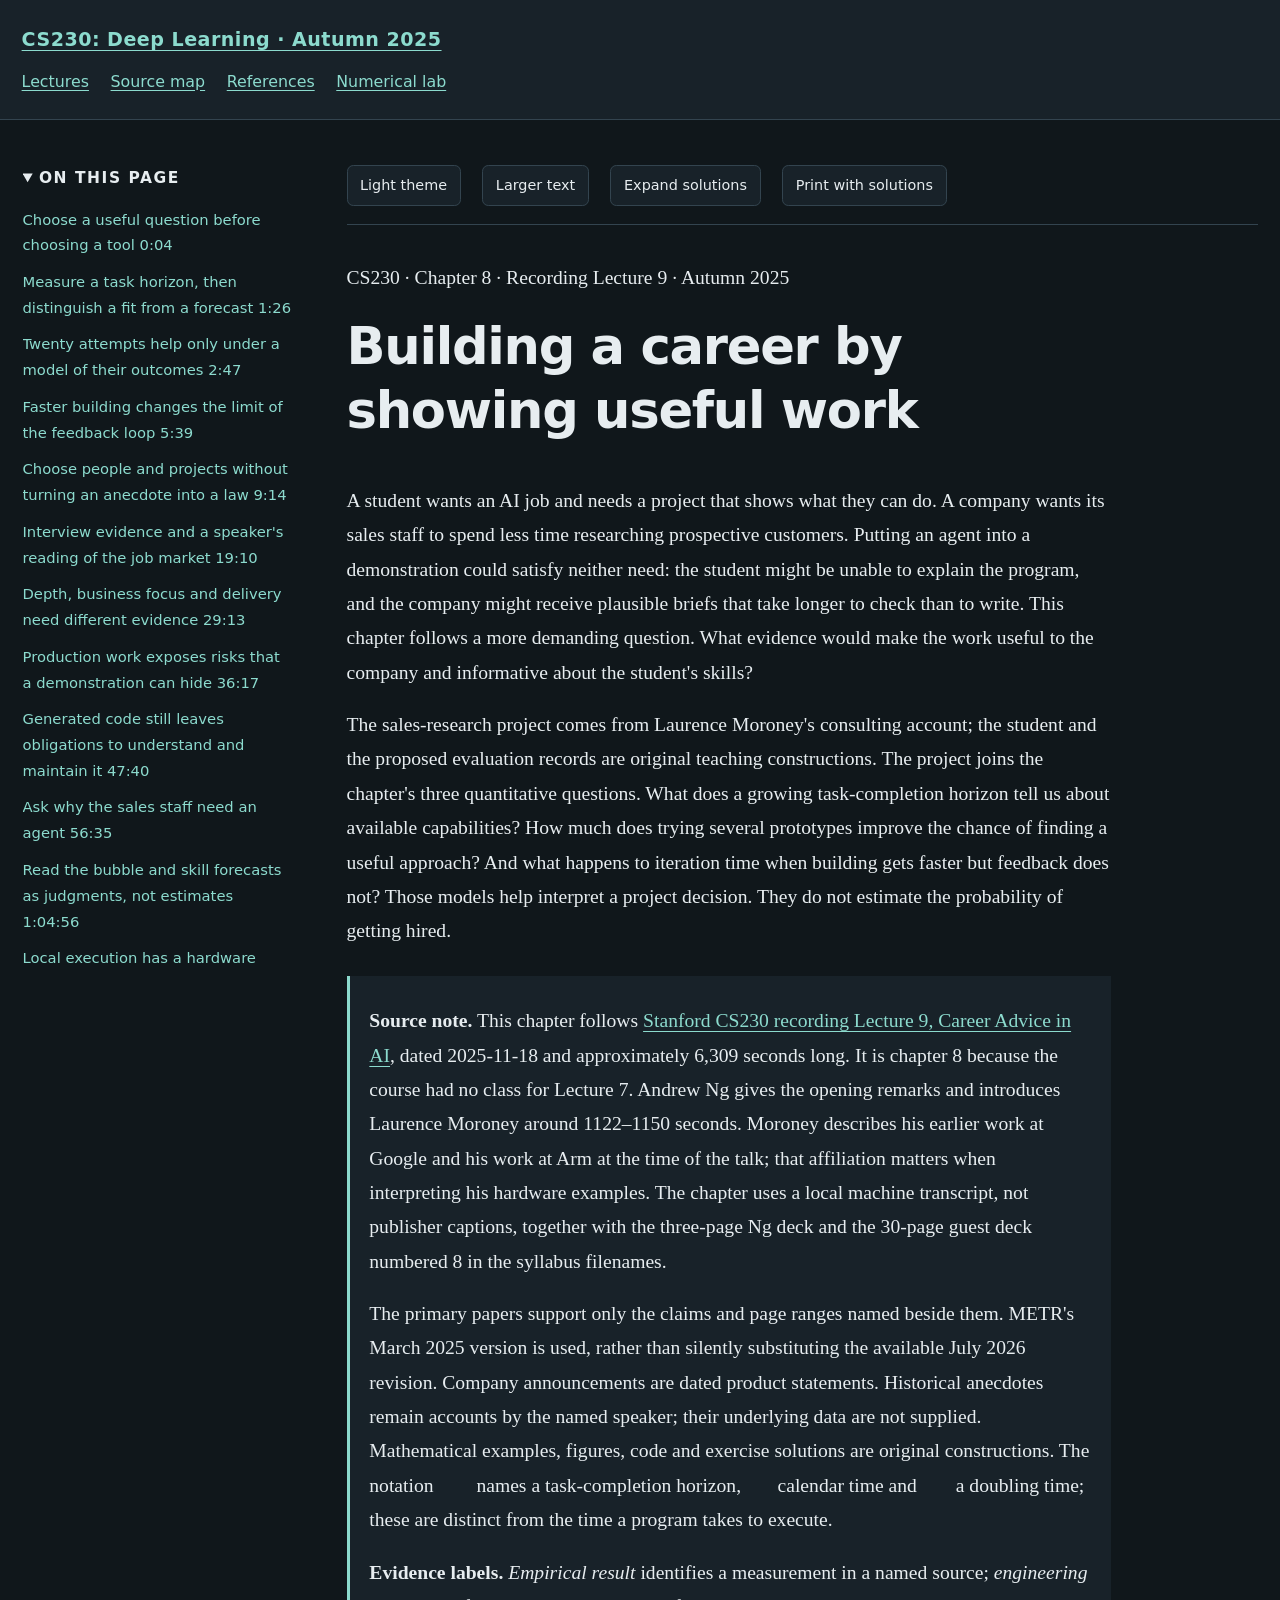
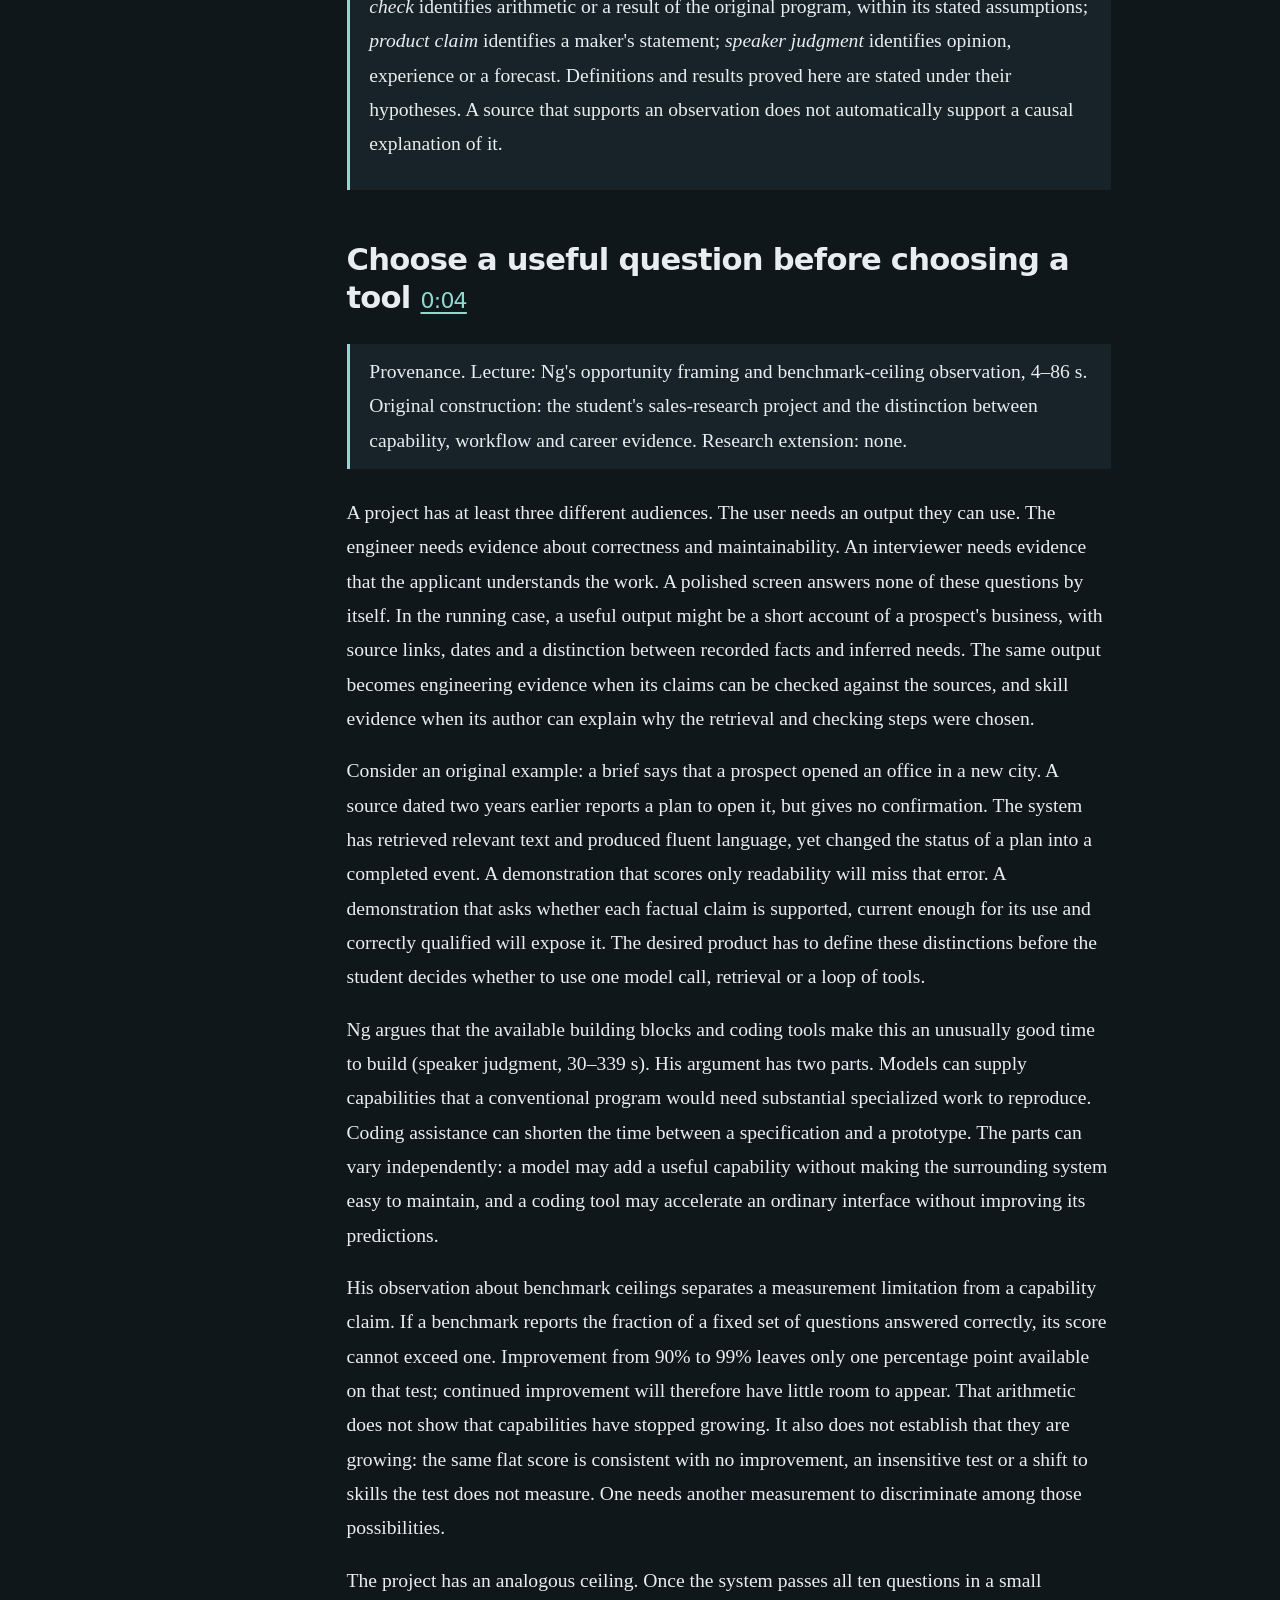
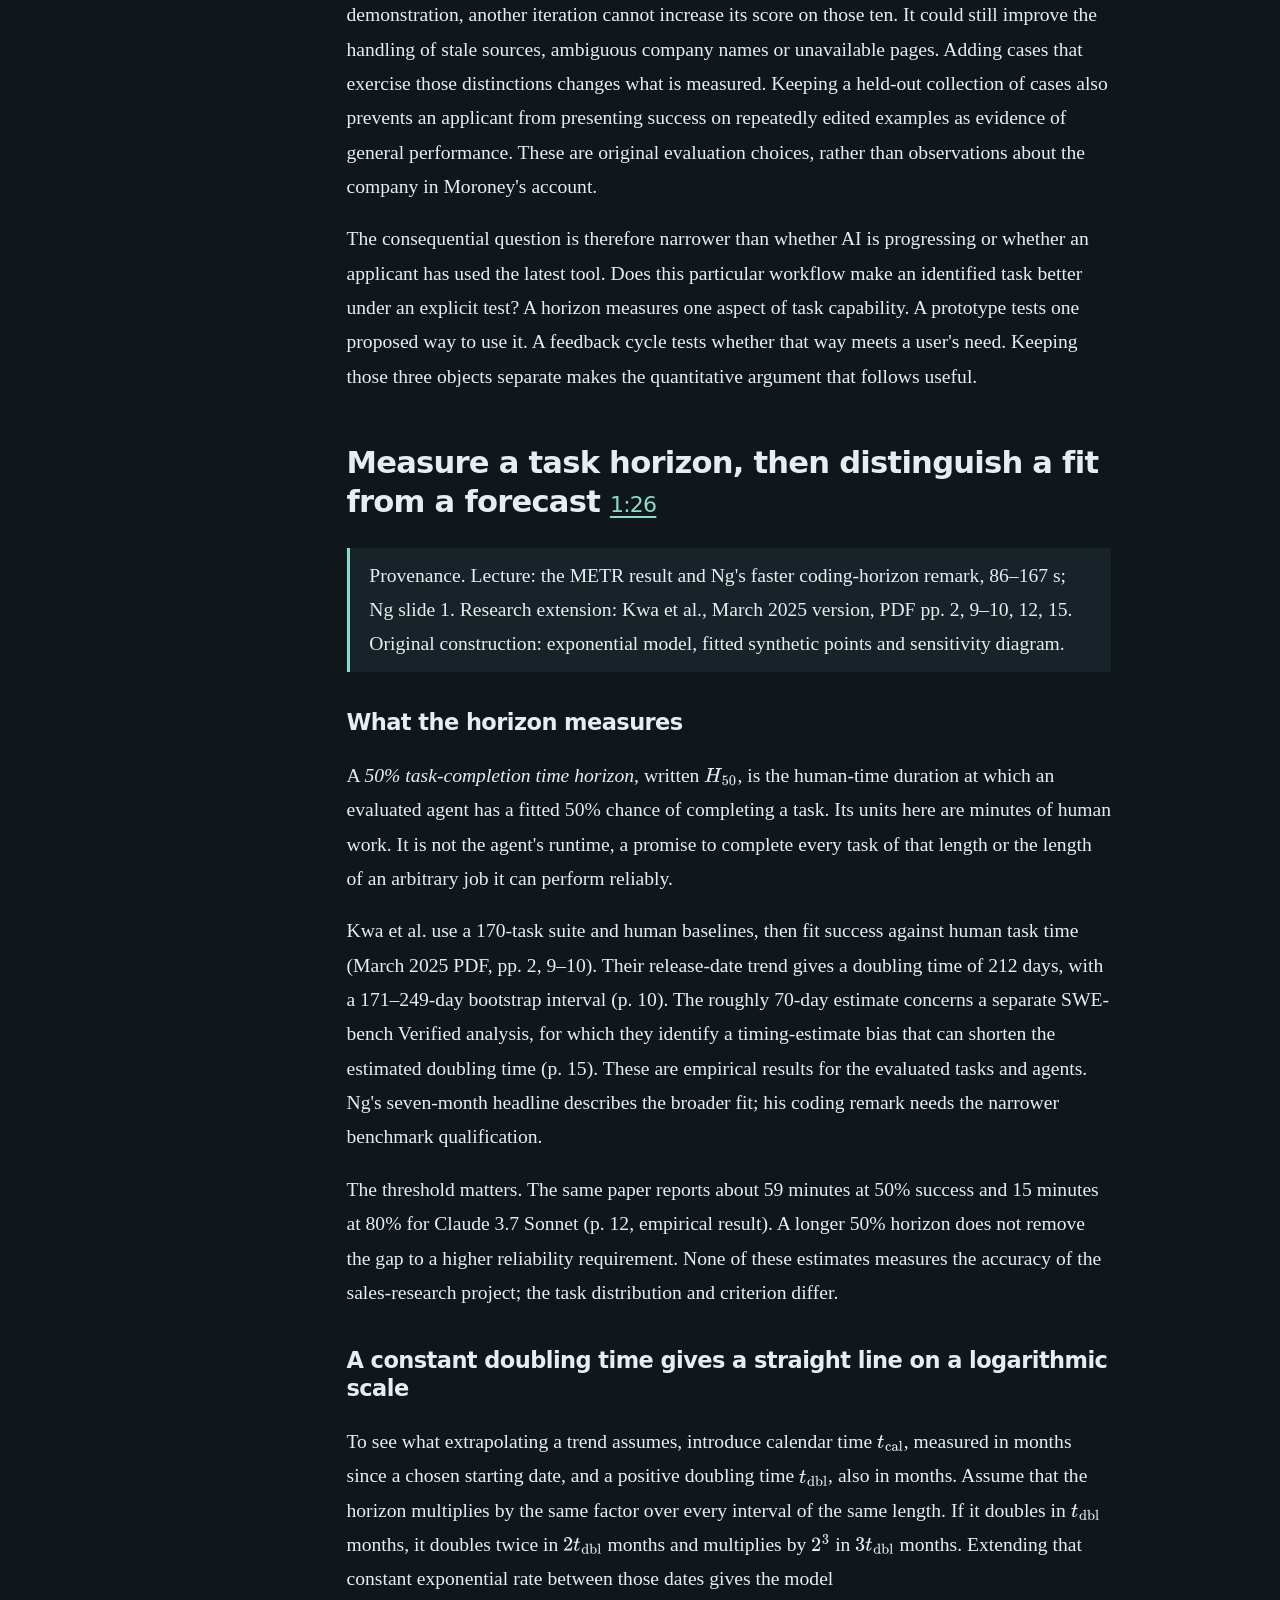
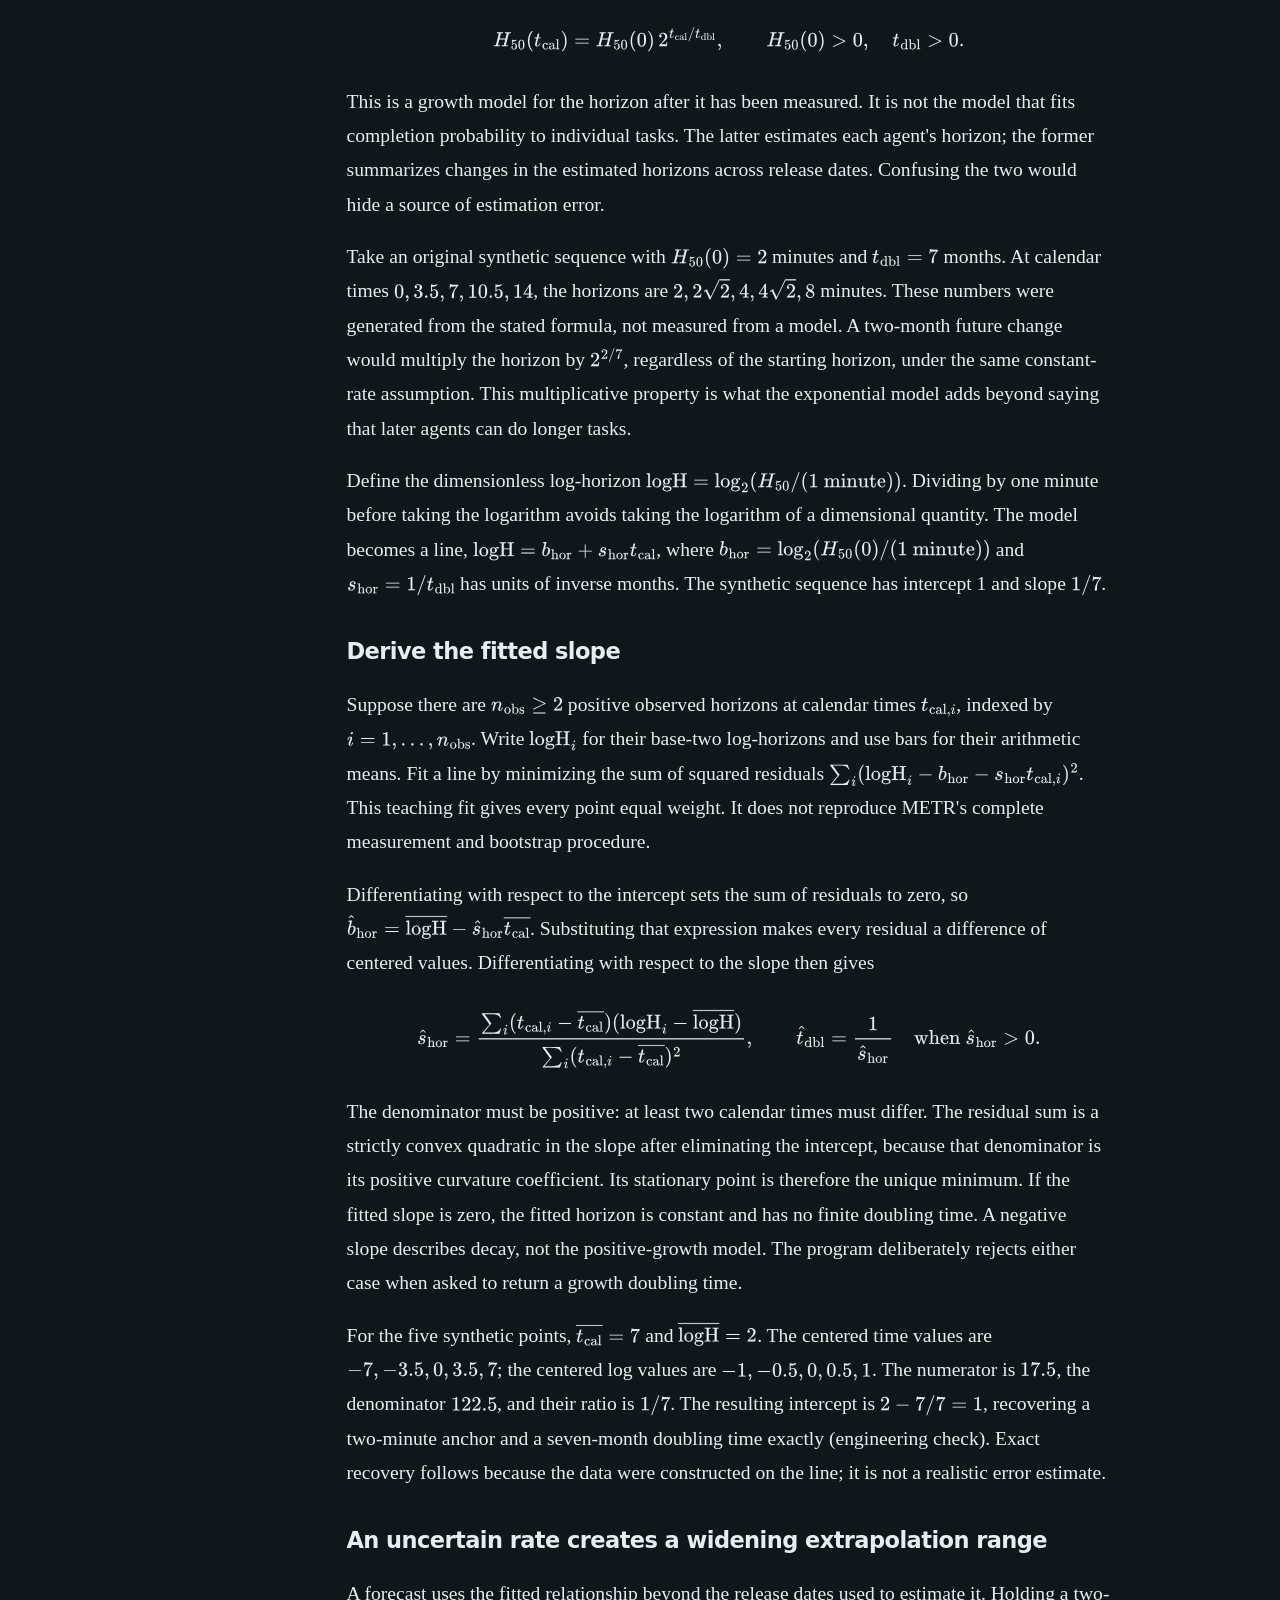
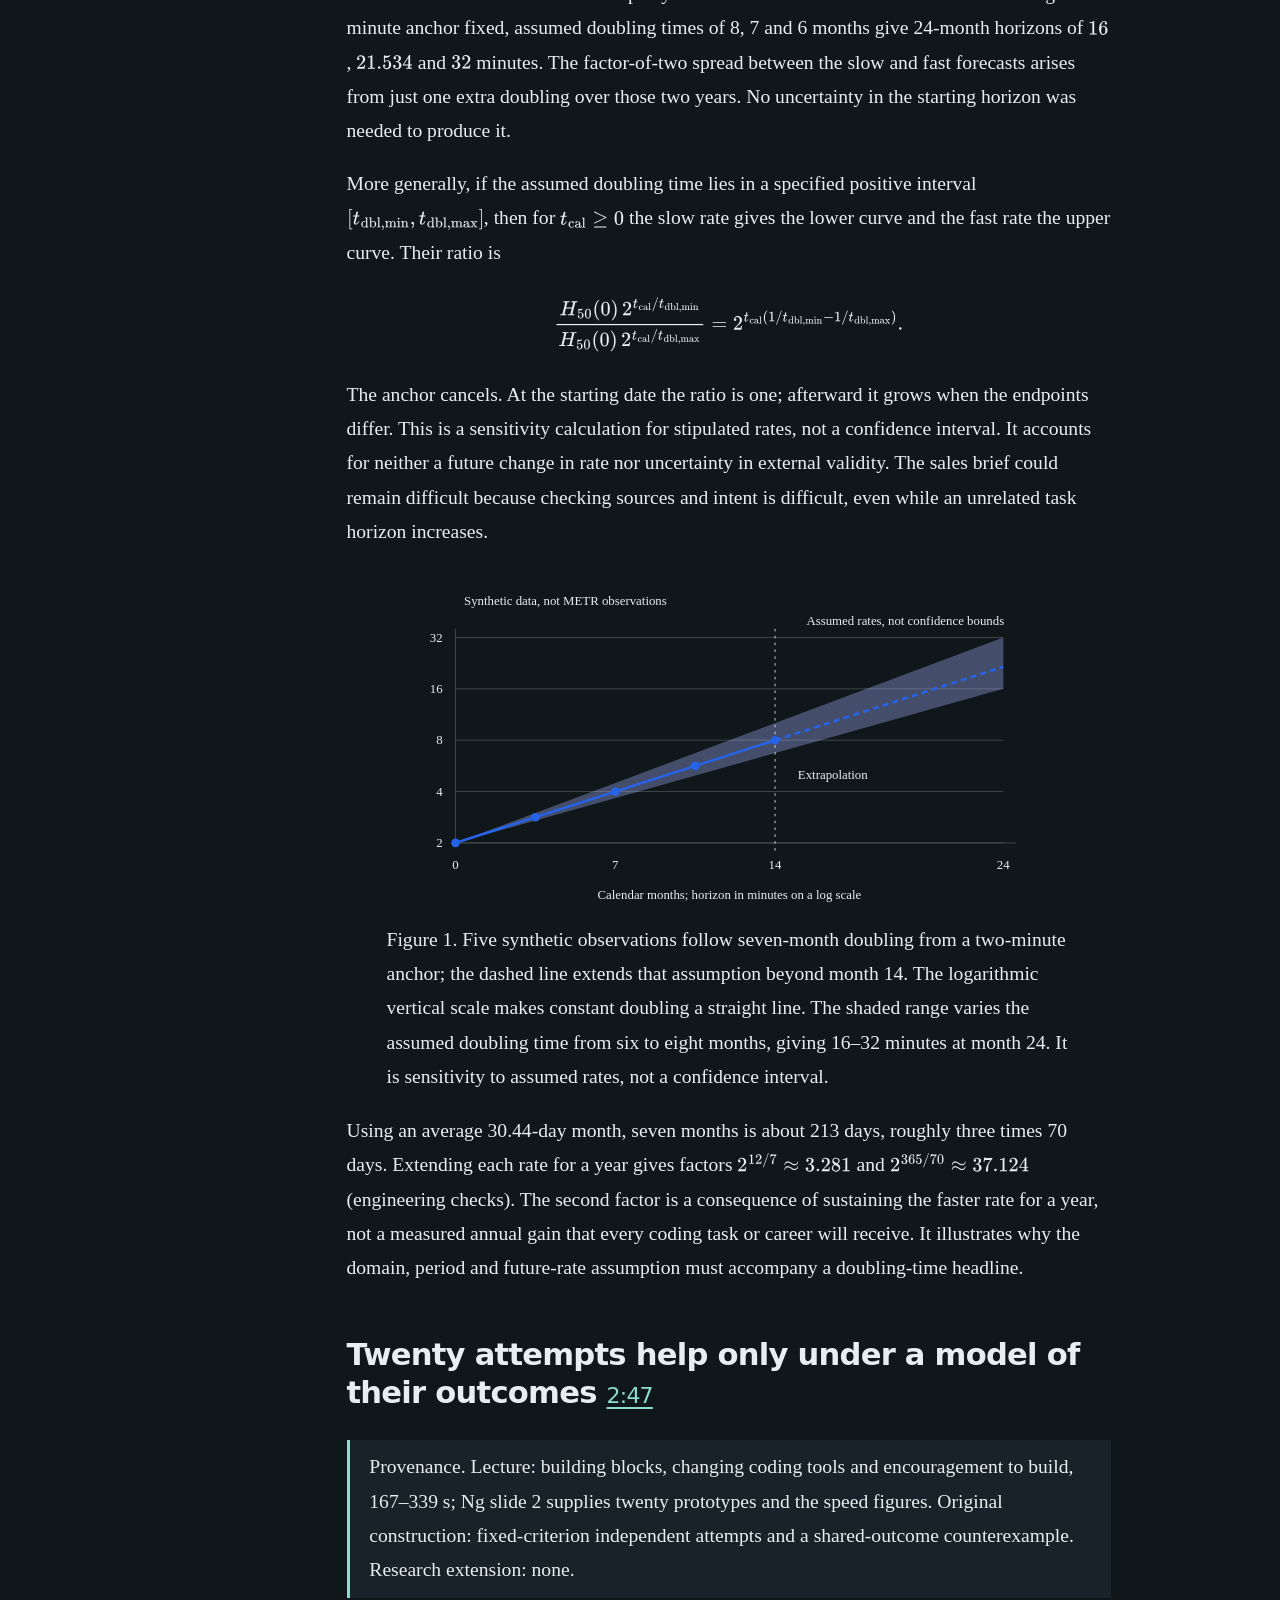
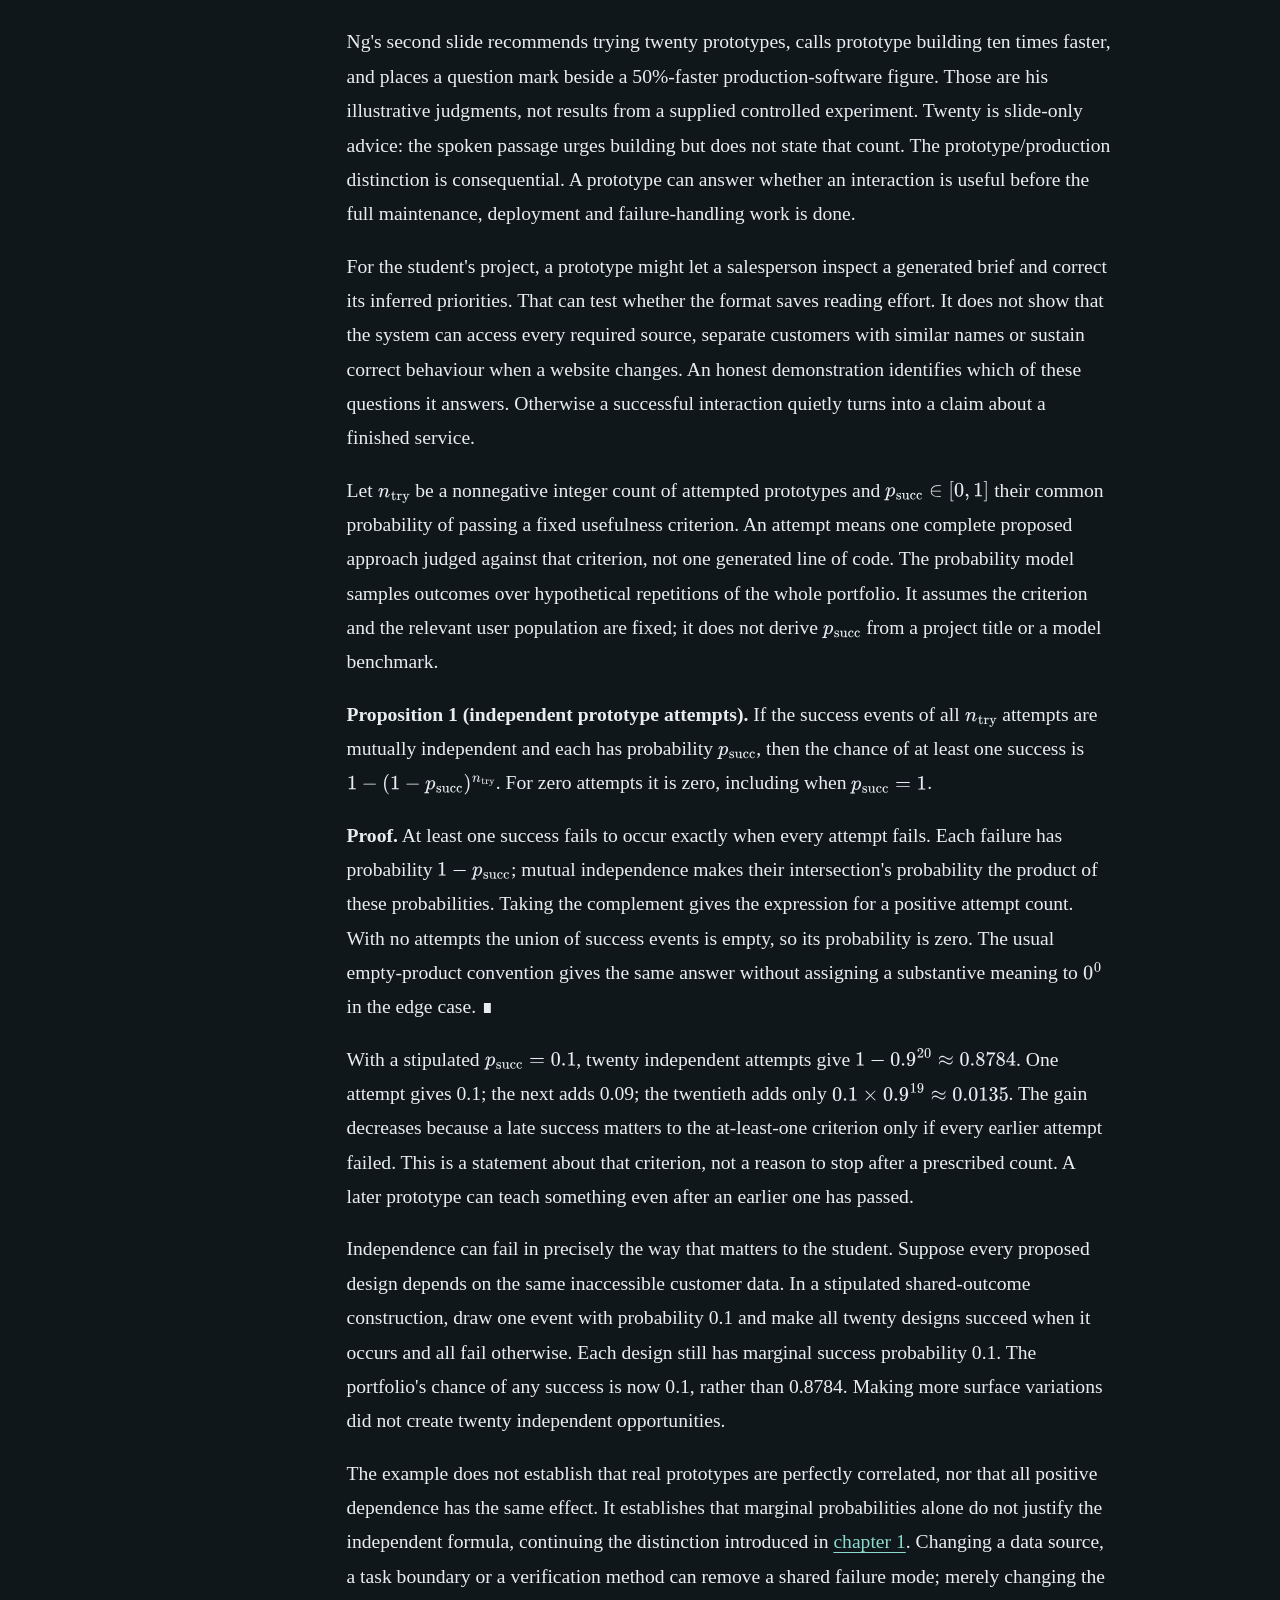
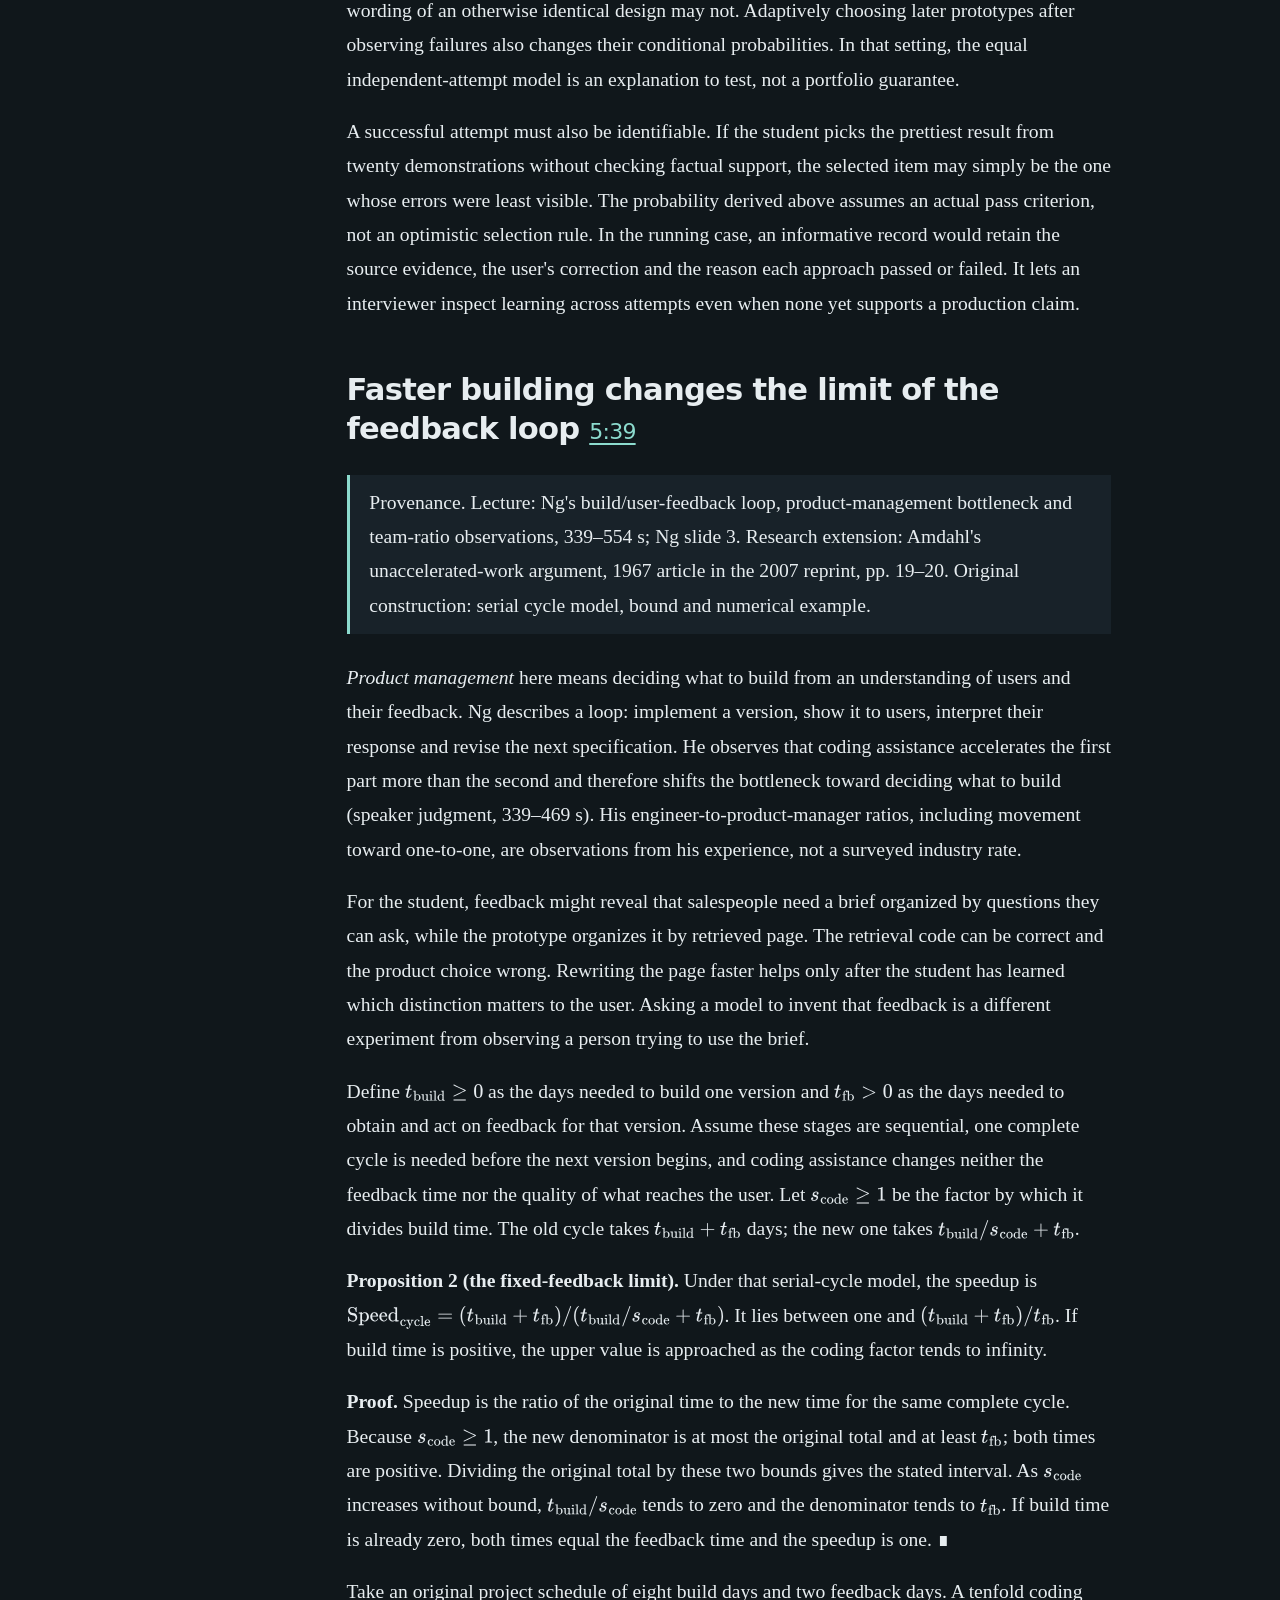
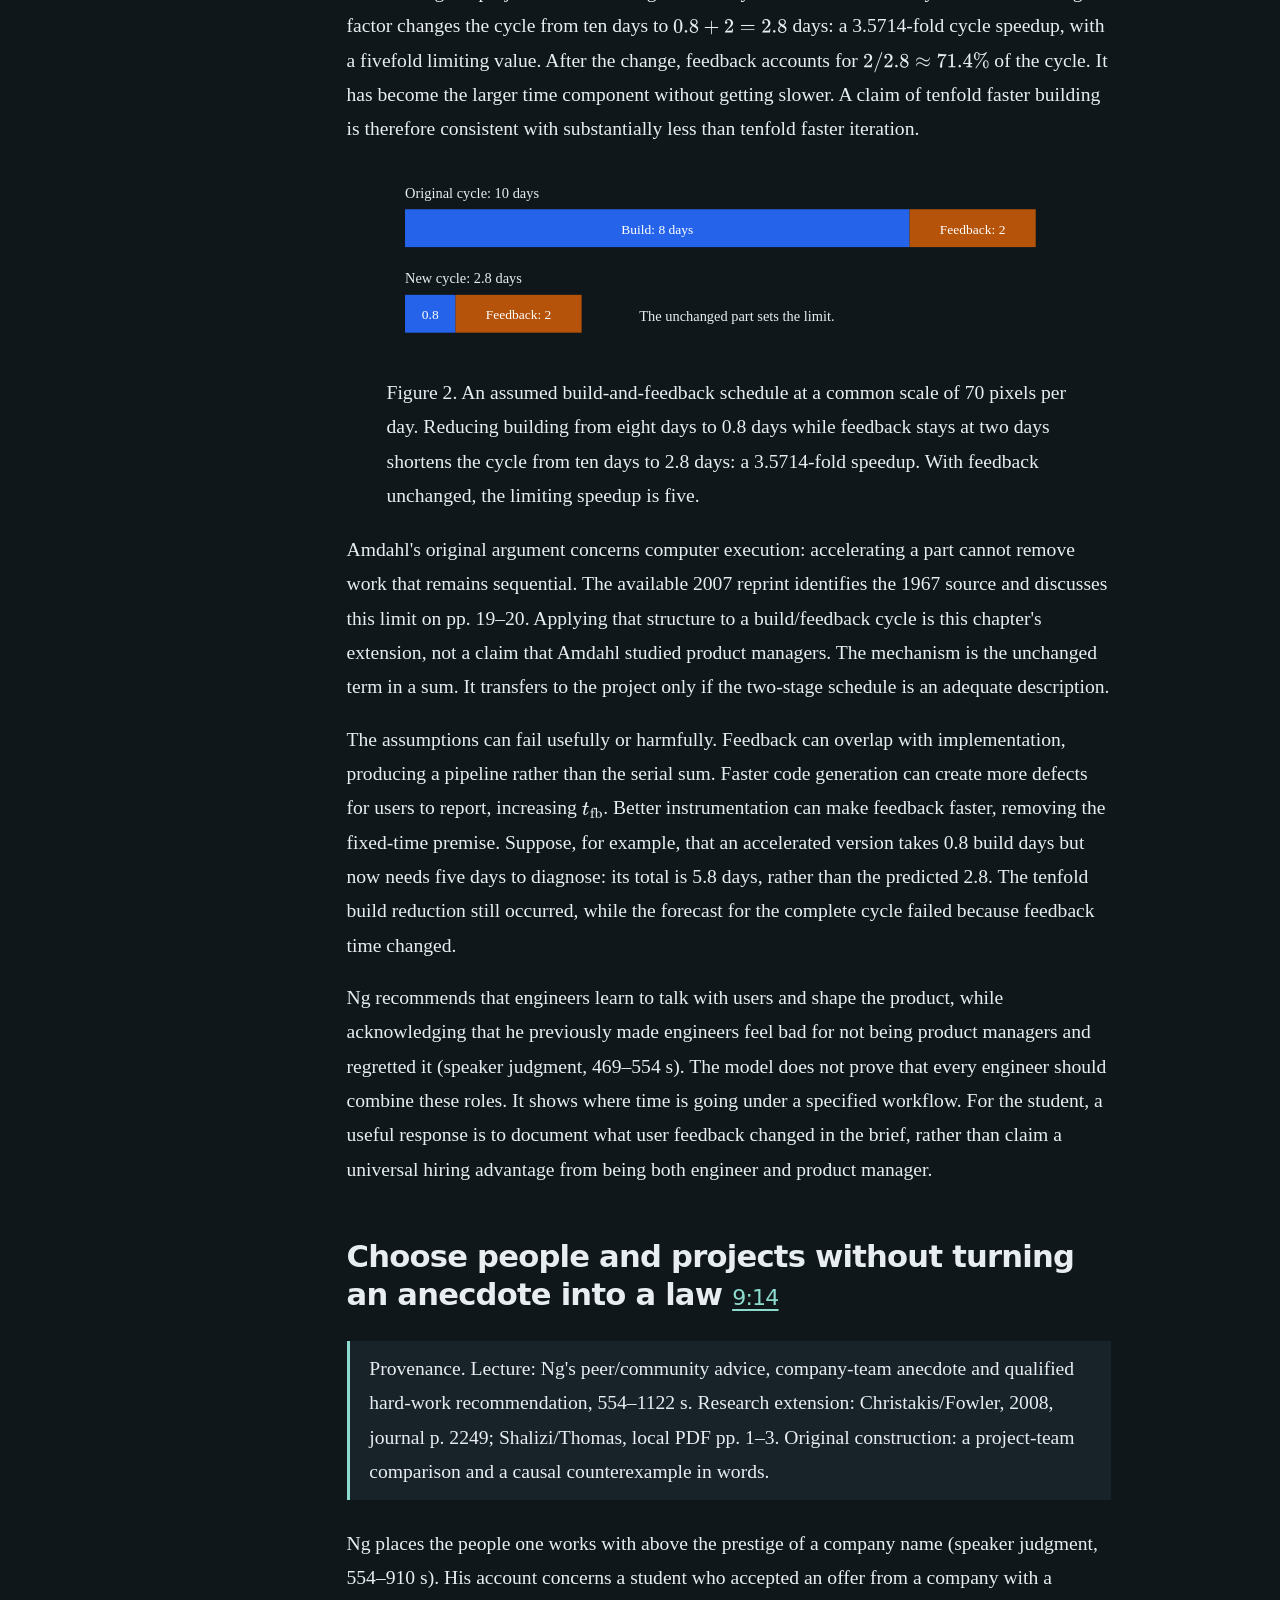
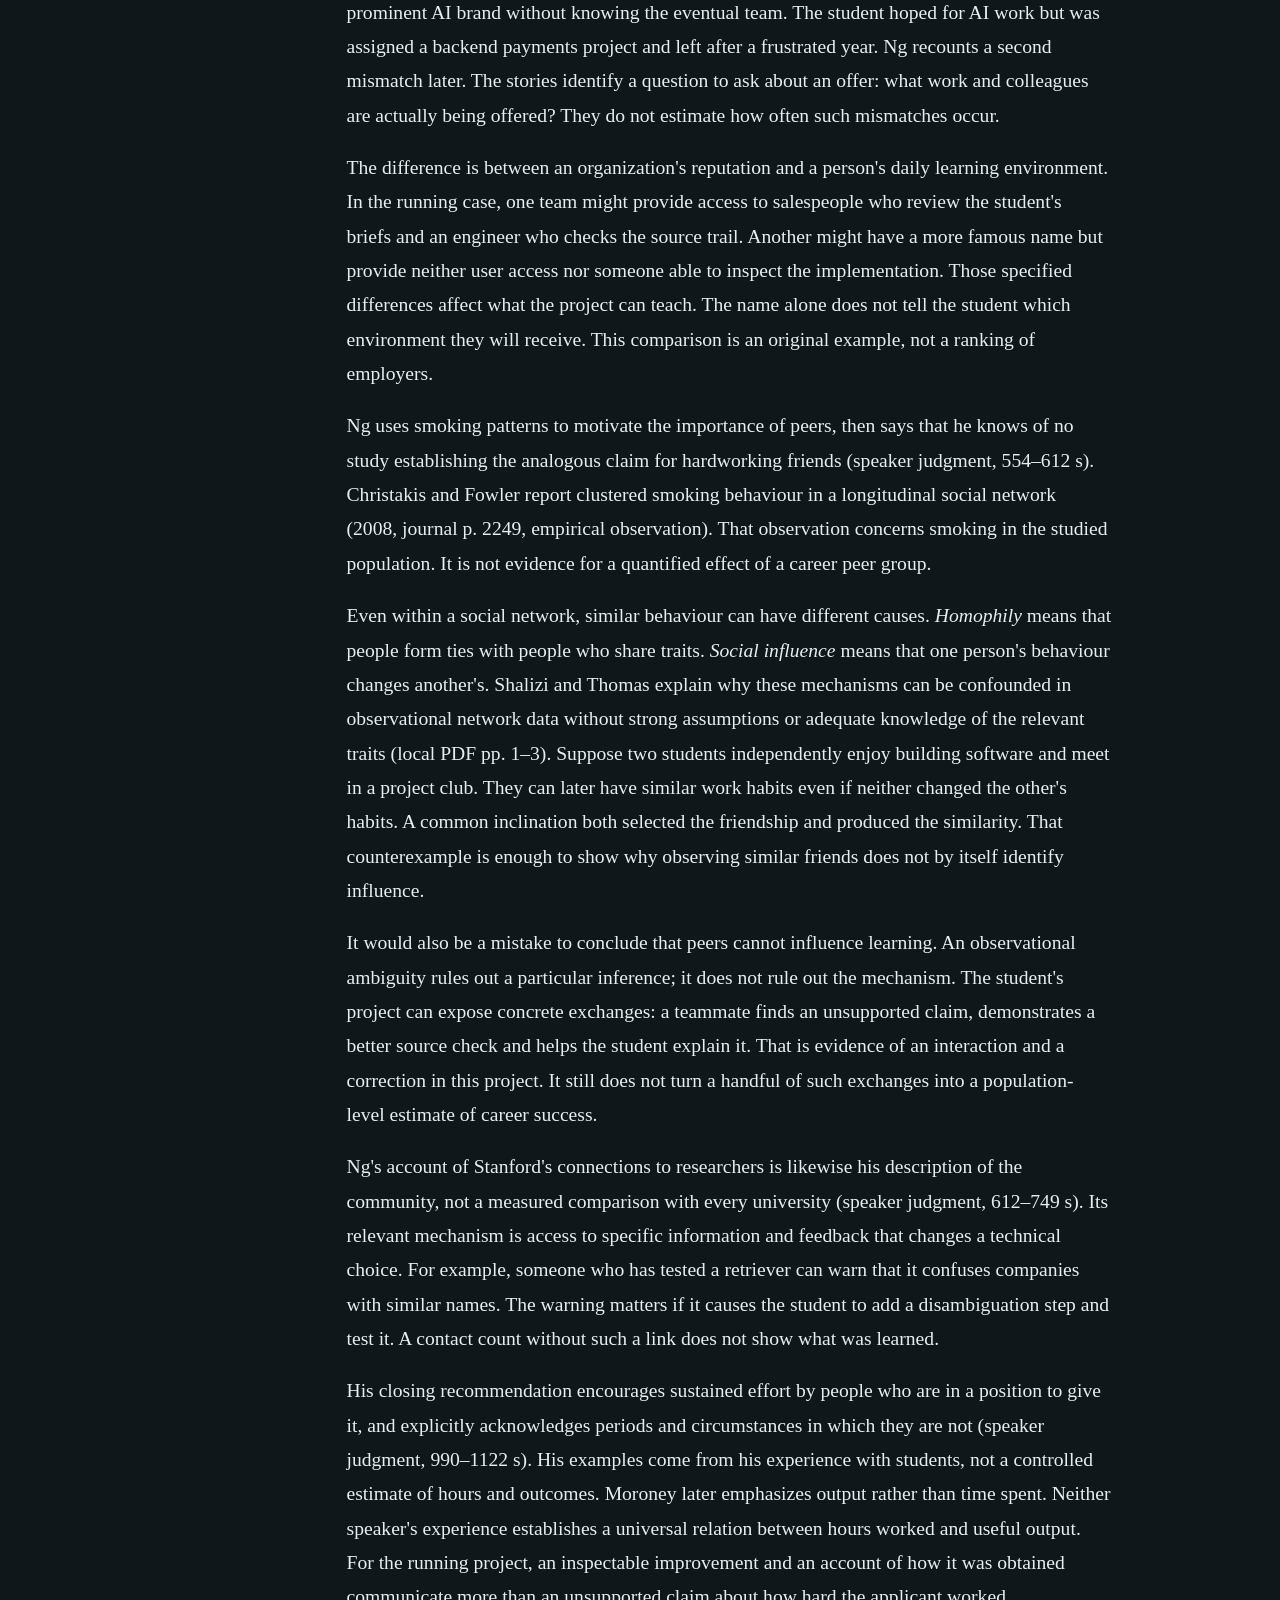
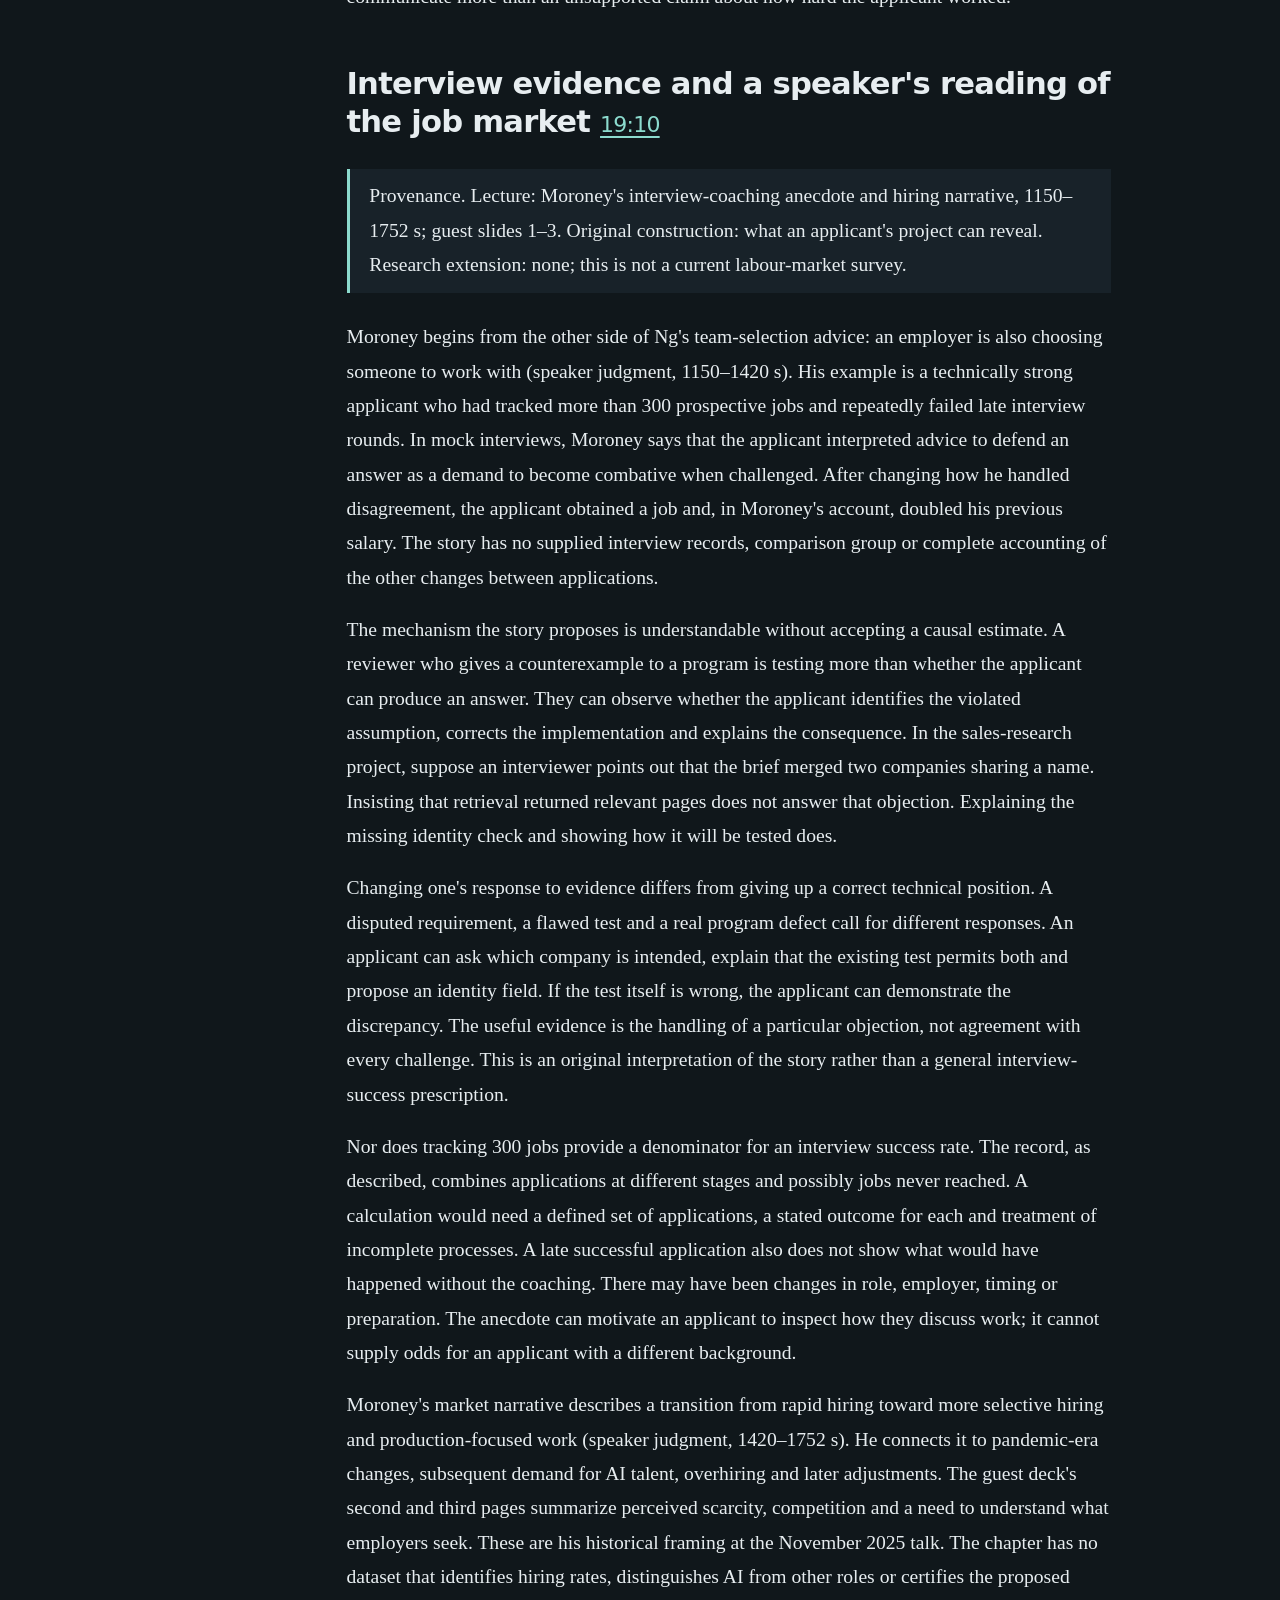
<file: lecture-08-career-advice-in-ai.html>
<!doctype html>
<html lang="en"><head><meta charset="utf-8"><meta name="viewport" content="width=device-width,initial-scale=1">
<meta name="color-scheme" content="dark light"><meta name="book-content-sha256" content="a65741afb0eae9e43f86fcee6caf45c6774c97777566f1694896686c18134993"><title>Building a career by showing useful work · CS230: Deep Learning</title>
<link rel="stylesheet" href="assets/book.css"><script>window.MathJax={tex:{inlineMath:[['$','$'],['\\(','\\)']],displayMath:[['$$','$$'],['\\[','\\]']],processEscapes:true},svg:{fontCache:'local'},options:{skipHtmlTags:['script','noscript','style','textarea','pre','code']}};</script>
<script defer src="assets/mathjax-tex-svg.js"></script><script defer src="assets/book.js"></script></head>
<body><a class="skip" href="#main">Skip to content</a>
<header class="site-header"><a class="brand" href="index.html">CS230: Deep Learning · Autumn 2025</a><nav class="course-nav" aria-label="Book"><a href="index.html">Lectures</a><a href="source-map.html">Source map</a><a href="references.html">References</a><a href="numerical-lab.html">Numerical lab</a></nav></header>
<div class="layout"><aside class="toc" id="chapter-toc" aria-label="On this page"><h2>On this page</h2></aside><main id="main">
<div class="reading-tools" aria-label="Reading controls"><button id="theme-toggle" aria-pressed="false">Light theme</button><button id="text-toggle" aria-pressed="false">Larger text</button><button id="solutions-toggle" aria-pressed="false">Expand solutions</button><button id="print-page">Print with solutions</button></div>
<article id="chapter-content"><!-- BOOK-CONTENT-START -->
<header class="chapter-header"><p class="eyebrow">CS230 · Chapter 8 · Recording Lecture 9 · Autumn 2025</p><h1>Building a career by showing useful work</h1>
<p class="lead">A student wants an AI job and needs a project that shows what they can do. A company wants its sales staff to spend less time researching prospective customers. Putting an agent into a demonstration could satisfy neither need: the student might be unable to explain the program, and the company might receive plausible briefs that take longer to check than to write. This chapter follows a more demanding question. What evidence would make the work useful to the company and informative about the student's skills?</p>
<p>The sales-research project comes from Laurence Moroney's consulting account; the student and the proposed evaluation records are original teaching constructions. The project joins the chapter's three quantitative questions. What does a growing task-completion horizon tell us about available capabilities? How much does trying several prototypes improve the chance of finding a useful approach? And what happens to iteration time when building gets faster but feedback does not? Those models help interpret a project decision. They do not estimate the probability of getting hired.</p>
<div class="note"><p><strong>Source note.</strong> This chapter follows <a href="https://www.youtube.com/watch?v=AuZoDsNmG_s">Stanford CS230 recording Lecture 9, Career Advice in AI</a>, dated 2025-11-18 and approximately 6,309 seconds long. It is chapter 8 because the course had no class for Lecture 7. Andrew Ng gives the opening remarks and introduces Laurence Moroney around 1122–1150 seconds. Moroney describes his earlier work at Google and his work at Arm at the time of the talk; that affiliation matters when interpreting his hardware examples. The chapter uses a local machine transcript, not publisher captions, together with the three-page Ng deck and the 30-page guest deck numbered 8 in the syllabus filenames.</p>
<p>The primary papers support only the claims and page ranges named beside them. METR's March 2025 version is used, rather than silently substituting the available July 2026 revision. Company announcements are dated product statements. Historical anecdotes remain accounts by the named speaker; their underlying data are not supplied. Mathematical examples, figures, code and exercise solutions are original constructions. The notation \(H_{50}\) names a task-completion horizon, \(t_{\mathrm{cal}}\) calendar time and \(t_{\mathrm{dbl}}\) a doubling time; these are distinct from the time a program takes to execute.</p>
<p><strong>Evidence labels.</strong> <em>Empirical result</em> identifies a measurement in a named source; <em>engineering check</em> identifies arithmetic or a result of the original program, within its stated assumptions; <em>product claim</em> identifies a maker's statement; <em>speaker judgment</em> identifies opinion, experience or a forecast. Definitions and results proved here are stated under their hypotheses. A source that supports an observation does not automatically support a causal explanation of it.</p></div></header>

<section id="opportunity"><h2>Choose a useful question before choosing a tool <a class="timestamp" href="https://www.youtube.com/watch?v=AuZoDsNmG_s&amp;t=4">0:04</a></h2>
<p class="note">Provenance. Lecture: Ng's opportunity framing and benchmark-ceiling observation, 4–86 s. Original construction: the student's sales-research project and the distinction between capability, workflow and career evidence. Research extension: none.</p>
<p>A project has at least three different audiences. The user needs an output they can use. The engineer needs evidence about correctness and maintainability. An interviewer needs evidence that the applicant understands the work. A polished screen answers none of these questions by itself. In the running case, a useful output might be a short account of a prospect's business, with source links, dates and a distinction between recorded facts and inferred needs. The same output becomes engineering evidence when its claims can be checked against the sources, and skill evidence when its author can explain why the retrieval and checking steps were chosen.</p>
<p>Consider an original example: a brief says that a prospect opened an office in a new city. A source dated two years earlier reports a plan to open it, but gives no confirmation. The system has retrieved relevant text and produced fluent language, yet changed the status of a plan into a completed event. A demonstration that scores only readability will miss that error. A demonstration that asks whether each factual claim is supported, current enough for its use and correctly qualified will expose it. The desired product has to define these distinctions before the student decides whether to use one model call, retrieval or a loop of tools.</p>
<p>Ng argues that the available building blocks and coding tools make this an unusually good time to build (speaker judgment, 30–339 s). His argument has two parts. Models can supply capabilities that a conventional program would need substantial specialized work to reproduce. Coding assistance can shorten the time between a specification and a prototype. The parts can vary independently: a model may add a useful capability without making the surrounding system easy to maintain, and a coding tool may accelerate an ordinary interface without improving its predictions.</p>
<p>His observation about benchmark ceilings separates a measurement limitation from a capability claim. If a benchmark reports the fraction of a fixed set of questions answered correctly, its score cannot exceed one. Improvement from 90% to 99% leaves only one percentage point available on that test; continued improvement will therefore have little room to appear. That arithmetic does not show that capabilities have stopped growing. It also does not establish that they are growing: the same flat score is consistent with no improvement, an insensitive test or a shift to skills the test does not measure. One needs another measurement to discriminate among those possibilities.</p>
<p>The project has an analogous ceiling. Once the system passes all ten questions in a small demonstration, another iteration cannot increase its score on those ten. It could still improve the handling of stale sources, ambiguous company names or unavailable pages. Adding cases that exercise those distinctions changes what is measured. Keeping a held-out collection of cases also prevents an applicant from presenting success on repeatedly edited examples as evidence of general performance. These are original evaluation choices, rather than observations about the company in Moroney's account.</p>
<p>The consequential question is therefore narrower than whether AI is progressing or whether an applicant has used the latest tool. Does this particular workflow make an identified task better under an explicit test? A horizon measures one aspect of task capability. A prototype tests one proposed way to use it. A feedback cycle tests whether that way meets a user's need. Keeping those three objects separate makes the quantitative argument that follows useful.</p></section>

<section id="horizon"><h2>Measure a task horizon, then distinguish a fit from a forecast <a class="timestamp" href="https://www.youtube.com/watch?v=AuZoDsNmG_s&amp;t=86">1:26</a></h2>
<p class="note">Provenance. Lecture: the METR result and Ng's faster coding-horizon remark, 86–167 s; Ng slide 1. Research extension: Kwa et al., March 2025 version, PDF pp. 2, 9–10, 12, 15. Original construction: exponential model, fitted synthetic points and sensitivity diagram.</p>
<h3>What the horizon measures</h3>
<p>A <dfn>50% task-completion time horizon</dfn>, written \(H_{50}\), is the human-time duration at which an evaluated agent has a fitted 50% chance of completing a task. Its units here are minutes of human work. It is not the agent's runtime, a promise to complete every task of that length or the length of an arbitrary job it can perform reliably.</p>
<p>Kwa et al. use a 170-task suite and human baselines, then fit success against human task time (March 2025 PDF, pp. 2, 9–10). Their release-date trend gives a doubling time of 212 days, with a 171–249-day bootstrap interval (p. 10). The roughly 70-day estimate concerns a separate SWE-bench Verified analysis, for which they identify a timing-estimate bias that can shorten the estimated doubling time (p. 15). These are empirical results for the evaluated tasks and agents. Ng's seven-month headline describes the broader fit; his coding remark needs the narrower benchmark qualification.</p>
<p>The threshold matters. The same paper reports about 59 minutes at 50% success and 15 minutes at 80% for Claude 3.7 Sonnet (p. 12, empirical result). A longer 50% horizon does not remove the gap to a higher reliability requirement. None of these estimates measures the accuracy of the sales-research project; the task distribution and criterion differ.</p>
<h3>A constant doubling time gives a straight line on a logarithmic scale</h3>
<p>To see what extrapolating a trend assumes, introduce calendar time \(t_{\mathrm{cal}}\), measured in months since a chosen starting date, and a positive doubling time \(t_{\mathrm{dbl}}\), also in months. Assume that the horizon multiplies by the same factor over every interval of the same length. If it doubles in \(t_{\mathrm{dbl}}\) months, it doubles twice in \(2t_{\mathrm{dbl}}\) months and multiplies by \(2^3\) in \(3t_{\mathrm{dbl}}\) months. Extending that constant exponential rate between those dates gives the model</p>
<div class="math">\[
H_{50}(t_{\mathrm{cal}})=H_{50}(0)\,2^{t_{\mathrm{cal}}/t_{\mathrm{dbl}}},\qquad H_{50}(0)&gt;0,\quad t_{\mathrm{dbl}}&gt;0.
\]</div>
<p>This is a growth model for the horizon after it has been measured. It is not the model that fits completion probability to individual tasks. The latter estimates each agent's horizon; the former summarizes changes in the estimated horizons across release dates. Confusing the two would hide a source of estimation error.</p>
<p>Take an original synthetic sequence with \(H_{50}(0)=2\) minutes and \(t_{\mathrm{dbl}}=7\) months. At calendar times \(0,3.5,7,10.5,14\), the horizons are \(2,2\sqrt2,4,4\sqrt2,8\) minutes. These numbers were generated from the stated formula, not measured from a model. A two-month future change would multiply the horizon by \(2^{2/7}\), regardless of the starting horizon, under the same constant-rate assumption. This multiplicative property is what the exponential model adds beyond saying that later agents can do longer tasks.</p>
<p>Define the dimensionless log-horizon \(\mathrm{logH}=\log_2(H_{50}/(1\text{ minute}))\). Dividing by one minute before taking the logarithm avoids taking the logarithm of a dimensional quantity. The model becomes a line, \(\mathrm{logH}=b_{\mathrm{hor}}+s_{\mathrm{hor}}t_{\mathrm{cal}}\), where \(b_{\mathrm{hor}}=\log_2(H_{50}(0)/(1\text{ minute}))\) and \(s_{\mathrm{hor}}=1/t_{\mathrm{dbl}}\) has units of inverse months. The synthetic sequence has intercept 1 and slope \(1/7\).</p>
<h3>Derive the fitted slope</h3>
<p>Suppose there are \(n_{\mathrm{obs}}\ge2\) positive observed horizons at calendar times \(t_{\mathrm{cal},i}\), indexed by \(i=1,\ldots,n_{\mathrm{obs}}\). Write \(\mathrm{logH}_i\) for their base-two log-horizons and use bars for their arithmetic means. Fit a line by minimizing the sum of squared residuals \(\sum_i(\mathrm{logH}_i-b_{\mathrm{hor}}-s_{\mathrm{hor}}t_{\mathrm{cal},i})^2\). This teaching fit gives every point equal weight. It does not reproduce METR's complete measurement and bootstrap procedure.</p>
<p>Differentiating with respect to the intercept sets the sum of residuals to zero, so \(\hat b_{\mathrm{hor}}=\overline{\mathrm{logH}}-\hat s_{\mathrm{hor}}\overline{t_{\mathrm{cal}}}\). Substituting that expression makes every residual a difference of centered values. Differentiating with respect to the slope then gives</p>
<div class="math">\[
\hat s_{\mathrm{hor}}=\frac{\sum_i(t_{\mathrm{cal},i}-\overline{t_{\mathrm{cal}}})(\mathrm{logH}_i-\overline{\mathrm{logH}})}{\sum_i(t_{\mathrm{cal},i}-\overline{t_{\mathrm{cal}}})^2},\qquad
\hat t_{\mathrm{dbl}}=\frac1{\hat s_{\mathrm{hor}}}\quad\text{when }\hat s_{\mathrm{hor}}&gt;0.
\]</div>
<p>The denominator must be positive: at least two calendar times must differ. The residual sum is a strictly convex quadratic in the slope after eliminating the intercept, because that denominator is its positive curvature coefficient. Its stationary point is therefore the unique minimum. If the fitted slope is zero, the fitted horizon is constant and has no finite doubling time. A negative slope describes decay, not the positive-growth model. The program deliberately rejects either case when asked to return a growth doubling time.</p>
<p>For the five synthetic points, \(\overline{t_{\mathrm{cal}}}=7\) and \(\overline{\mathrm{logH}}=2\). The centered time values are \(-7,-3.5,0,3.5,7\); the centered log values are \(-1,-0.5,0,0.5,1\). The numerator is \(17.5\), the denominator \(122.5\), and their ratio is \(1/7\). The resulting intercept is \(2-7/7=1\), recovering a two-minute anchor and a seven-month doubling time exactly (engineering check). Exact recovery follows because the data were constructed on the line; it is not a realistic error estimate.</p>
<h3>An uncertain rate creates a widening extrapolation range</h3>
<p>A forecast uses the fitted relationship beyond the release dates used to estimate it. Holding a two-minute anchor fixed, assumed doubling times of 8, 7 and 6 months give 24-month horizons of \(16\), \(21.534\) and \(32\) minutes. The factor-of-two spread between the slow and fast forecasts arises from just one extra doubling over those two years. No uncertainty in the starting horizon was needed to produce it.</p>
<p>More generally, if the assumed doubling time lies in a specified positive interval \([t_{\mathrm{dbl,min}},t_{\mathrm{dbl,max}}]\), then for \(t_{\mathrm{cal}}\ge0\) the slow rate gives the lower curve and the fast rate the upper curve. Their ratio is</p>
<div class="math">\[
\frac{H_{50}(0)\,2^{t_{\mathrm{cal}}/t_{\mathrm{dbl,min}}}}{H_{50}(0)\,2^{t_{\mathrm{cal}}/t_{\mathrm{dbl,max}}}}
=2^{t_{\mathrm{cal}}(1/t_{\mathrm{dbl,min}}-1/t_{\mathrm{dbl,max}})}.
\]</div>
<p>The anchor cancels. At the starting date the ratio is one; afterward it grows when the endpoints differ. This is a sensitivity calculation for stipulated rates, not a confidence interval. It accounts for neither a future change in rate nor uncertainty in external validity. The sales brief could remain difficult because checking sources and intent is difficult, even while an unrelated task horizon increases.</p>
<figure><svg viewBox="0 0 800 400" role="img" aria-labelledby="ch8-horizon-title ch8-horizon-desc"><title id="ch8-horizon-title">Synthetic horizon fit and assumed-rate sensitivity</title><desc id="ch8-horizon-desc">Five synthetic observations lie on a seven-month doubling line through two minutes. Dashed extrapolation extends from month fourteen to twenty-four. An envelope for stipulated six-to-eight-month doubling times spans sixteen to thirty-two minutes at month twenty-four; it is not a confidence interval.</desc><g fill="none" stroke="currentColor" opacity=".25"><path d="M80 80H720M80 140H720M80 200H720M80 260H720M80 320H720"/><path d="M80 70V320H735"/></g><path d="M80 320L720 80L720 140Z" fill="#a5b4fc" opacity=".35"/><path d="M80 320L453.333 200" fill="none" stroke="#2563eb" stroke-width="3"/><path d="M453.333 200L720 114.286" fill="none" stroke="#2563eb" stroke-width="3" stroke-dasharray="7 5"/><path d="M453.333 70V330" fill="none" stroke="currentColor" stroke-dasharray="3 5"/><g fill="#2563eb"><circle cx="80" cy="320" r="5"/><circle cx="173.333" cy="290" r="5"/><circle cx="266.667" cy="260" r="5"/><circle cx="360" cy="230" r="5"/><circle cx="453.333" cy="200" r="5"/></g><g fill="currentColor" font-size="15" text-anchor="end"><text x="65" y="85">32</text><text x="65" y="145">16</text><text x="65" y="205">8</text><text x="65" y="265">4</text><text x="65" y="325">2</text></g><g fill="currentColor" font-size="15" text-anchor="middle"><text x="80" y="350">0</text><text x="266.667" y="350">7</text><text x="453.333" y="350">14</text><text x="720" y="350">24</text><text x="400" y="385">Calendar months; horizon in minutes on a log scale</text></g><g fill="currentColor" font-size="15"><text x="90" y="42">Synthetic data, not METR observations</text><text x="490" y="65">Assumed rates, not confidence bounds</text><text x="480" y="245">Extrapolation</text></g></svg><figcaption>Figure 1. Five synthetic observations follow seven-month doubling from a two-minute anchor; the dashed line extends that assumption beyond month 14. The logarithmic vertical scale makes constant doubling a straight line. The shaded range varies the assumed doubling time from six to eight months, giving 16–32 minutes at month 24. It is sensitivity to assumed rates, not a confidence interval.</figcaption></figure>
<p>Using an average 30.44-day month, seven months is about 213 days, roughly three times 70 days. Extending each rate for a year gives factors \(2^{12/7}\approx3.281\) and \(2^{365/70}\approx37.124\) (engineering checks). The second factor is a consequence of sustaining the faster rate for a year, not a measured annual gain that every coding task or career will receive. It illustrates why the domain, period and future-rate assumption must accompany a doubling-time headline.</p></section>

<section id="prototypes"><h2>Twenty attempts help only under a model of their outcomes <a class="timestamp" href="https://www.youtube.com/watch?v=AuZoDsNmG_s&amp;t=167">2:47</a></h2>
<p class="note">Provenance. Lecture: building blocks, changing coding tools and encouragement to build, 167–339 s; Ng slide 2 supplies twenty prototypes and the speed figures. Original construction: fixed-criterion independent attempts and a shared-outcome counterexample. Research extension: none.</p>
<p>Ng's second slide recommends trying twenty prototypes, calls prototype building ten times faster, and places a question mark beside a 50%-faster production-software figure. Those are his illustrative judgments, not results from a supplied controlled experiment. Twenty is slide-only advice: the spoken passage urges building but does not state that count. The prototype/production distinction is consequential. A prototype can answer whether an interaction is useful before the full maintenance, deployment and failure-handling work is done.</p>
<p>For the student's project, a prototype might let a salesperson inspect a generated brief and correct its inferred priorities. That can test whether the format saves reading effort. It does not show that the system can access every required source, separate customers with similar names or sustain correct behaviour when a website changes. An honest demonstration identifies which of these questions it answers. Otherwise a successful interaction quietly turns into a claim about a finished service.</p>
<p>Let \(n_{\mathrm{try}}\) be a nonnegative integer count of attempted prototypes and \(p_{\mathrm{succ}}\in[0,1]\) their common probability of passing a fixed usefulness criterion. An attempt means one complete proposed approach judged against that criterion, not one generated line of code. The probability model samples outcomes over hypothetical repetitions of the whole portfolio. It assumes the criterion and the relevant user population are fixed; it does not derive \(p_{\mathrm{succ}}\) from a project title or a model benchmark.</p>
<div class="prop"><p><strong>Proposition 1 (independent prototype attempts).</strong> If the success events of all \(n_{\mathrm{try}}\) attempts are mutually independent and each has probability \(p_{\mathrm{succ}}\), then the chance of at least one success is \(1-(1-p_{\mathrm{succ}})^{n_{\mathrm{try}}}\). For zero attempts it is zero, including when \(p_{\mathrm{succ}}=1\).</p></div>
<div class="proof"><p><strong>Proof.</strong> At least one success fails to occur exactly when every attempt fails. Each failure has probability \(1-p_{\mathrm{succ}}\); mutual independence makes their intersection's probability the product of these probabilities. Taking the complement gives the expression for a positive attempt count. With no attempts the union of success events is empty, so its probability is zero. The usual empty-product convention gives the same answer without assigning a substantive meaning to \(0^0\) in the edge case. <span class="qed">∎</span></p></div>
<p>With a stipulated \(p_{\mathrm{succ}}=0.1\), twenty independent attempts give \(1-0.9^{20}\approx0.8784\). One attempt gives 0.1; the next adds 0.09; the twentieth adds only \(0.1\times0.9^{19}\approx0.0135\). The gain decreases because a late success matters to the at-least-one criterion only if every earlier attempt failed. This is a statement about that criterion, not a reason to stop after a prescribed count. A later prototype can teach something even after an earlier one has passed.</p>
<p>Independence can fail in precisely the way that matters to the student. Suppose every proposed design depends on the same inaccessible customer data. In a stipulated shared-outcome construction, draw one event with probability 0.1 and make all twenty designs succeed when it occurs and all fail otherwise. Each design still has marginal success probability 0.1. The portfolio's chance of any success is now 0.1, rather than 0.8784. Making more surface variations did not create twenty independent opportunities.</p>
<p>The example does not establish that real prototypes are perfectly correlated, nor that all positive dependence has the same effect. It establishes that marginal probabilities alone do not justify the independent formula, continuing the distinction introduced in <a href="lecture-01-introduction-to-deep-learning.html">chapter 1</a>. Changing a data source, a task boundary or a verification method can remove a shared failure mode; merely changing the wording of an otherwise identical design may not. Adaptively choosing later prototypes after observing failures also changes their conditional probabilities. In that setting, the equal independent-attempt model is an explanation to test, not a portfolio guarantee.</p>
<p>A successful attempt must also be identifiable. If the student picks the prettiest result from twenty demonstrations without checking factual support, the selected item may simply be the one whose errors were least visible. The probability derived above assumes an actual pass criterion, not an optimistic selection rule. In the running case, an informative record would retain the source evidence, the user's correction and the reason each approach passed or failed. It lets an interviewer inspect learning across attempts even when none yet supports a production claim.</p></section>

<section id="bottleneck"><h2>Faster building changes the limit of the feedback loop <a class="timestamp" href="https://www.youtube.com/watch?v=AuZoDsNmG_s&amp;t=339">5:39</a></h2>
<p class="note">Provenance. Lecture: Ng's build/user-feedback loop, product-management bottleneck and team-ratio observations, 339–554 s; Ng slide 3. Research extension: Amdahl's unaccelerated-work argument, 1967 article in the 2007 reprint, pp. 19–20. Original construction: serial cycle model, bound and numerical example.</p>
<p><dfn>Product management</dfn> here means deciding what to build from an understanding of users and their feedback. Ng describes a loop: implement a version, show it to users, interpret their response and revise the next specification. He observes that coding assistance accelerates the first part more than the second and therefore shifts the bottleneck toward deciding what to build (speaker judgment, 339–469 s). His engineer-to-product-manager ratios, including movement toward one-to-one, are observations from his experience, not a surveyed industry rate.</p>
<p>For the student, feedback might reveal that salespeople need a brief organized by questions they can ask, while the prototype organizes it by retrieved page. The retrieval code can be correct and the product choice wrong. Rewriting the page faster helps only after the student has learned which distinction matters to the user. Asking a model to invent that feedback is a different experiment from observing a person trying to use the brief.</p>
<p>Define \(t_{\mathrm{build}}\ge0\) as the days needed to build one version and \(t_{\mathrm{fb}}&gt;0\) as the days needed to obtain and act on feedback for that version. Assume these stages are sequential, one complete cycle is needed before the next version begins, and coding assistance changes neither the feedback time nor the quality of what reaches the user. Let \(s_{\mathrm{code}}\ge1\) be the factor by which it divides build time. The old cycle takes \(t_{\mathrm{build}}+t_{\mathrm{fb}}\) days; the new one takes \(t_{\mathrm{build}}/s_{\mathrm{code}}+t_{\mathrm{fb}}\).</p>
<div class="prop"><p><strong>Proposition 2 (the fixed-feedback limit).</strong> Under that serial-cycle model, the speedup is \(\mathrm{Speed}_{\mathrm{cycle}}=(t_{\mathrm{build}}+t_{\mathrm{fb}})/(t_{\mathrm{build}}/s_{\mathrm{code}}+t_{\mathrm{fb}})\). It lies between one and \((t_{\mathrm{build}}+t_{\mathrm{fb}})/t_{\mathrm{fb}}\). If build time is positive, the upper value is approached as the coding factor tends to infinity.</p></div>
<div class="proof"><p><strong>Proof.</strong> Speedup is the ratio of the original time to the new time for the same complete cycle. Because \(s_{\mathrm{code}}\ge1\), the new denominator is at most the original total and at least \(t_{\mathrm{fb}}\); both times are positive. Dividing the original total by these two bounds gives the stated interval. As \(s_{\mathrm{code}}\) increases without bound, \(t_{\mathrm{build}}/s_{\mathrm{code}}\) tends to zero and the denominator tends to \(t_{\mathrm{fb}}\). If build time is already zero, both times equal the feedback time and the speedup is one. <span class="qed">∎</span></p></div>
<p>Take an original project schedule of eight build days and two feedback days. A tenfold coding factor changes the cycle from ten days to \(0.8+2=2.8\) days: a 3.5714-fold cycle speedup, with a fivefold limiting value. After the change, feedback accounts for \(2/2.8\approx71.4\%\) of the cycle. It has become the larger time component without getting slower. A claim of tenfold faster building is therefore consistent with substantially less than tenfold faster iteration.</p>
<figure><svg viewBox="0 0 760 220" role="img" aria-labelledby="ch8-cycle-title ch8-cycle-desc"><title id="ch8-cycle-title">Build and feedback time before and after coding assistance</title><desc id="ch8-cycle-desc">The original ten-day cycle consists of eight build days and two feedback days. The new cycle consists of zero point eight build days and two feedback days. Coding is ten times faster, while the whole cycle is about three point five seven times faster.</desc><g fill="currentColor" font-size="16"><text x="20" y="35">Original cycle: 10 days</text><text x="20" y="130">New cycle: 2.8 days</text></g><rect x="20" y="48" width="560" height="42" fill="#2563eb"/><rect x="580" y="48" width="140" height="42" fill="#b45309"/><rect x="20" y="143" width="56" height="42" fill="#2563eb"/><rect x="76" y="143" width="140" height="42" fill="#b45309"/><g fill="white" font-size="15" text-anchor="middle"><text x="300" y="75">Build: 8 days</text><text x="650" y="75">Feedback: 2</text><text x="48" y="170">0.8</text><text x="146" y="170">Feedback: 2</text></g><text x="280" y="172" fill="currentColor" font-size="16">The unchanged part sets the limit.</text></svg><figcaption>Figure 2. An assumed build-and-feedback schedule at a common scale of 70 pixels per day. Reducing building from eight days to 0.8 days while feedback stays at two days shortens the cycle from ten days to 2.8 days: a 3.5714-fold speedup. With feedback unchanged, the limiting speedup is five.</figcaption></figure>
<p>Amdahl's original argument concerns computer execution: accelerating a part cannot remove work that remains sequential. The available 2007 reprint identifies the 1967 source and discusses this limit on pp. 19–20. Applying that structure to a build/feedback cycle is this chapter's extension, not a claim that Amdahl studied product managers. The mechanism is the unchanged term in a sum. It transfers to the project only if the two-stage schedule is an adequate description.</p>
<p>The assumptions can fail usefully or harmfully. Feedback can overlap with implementation, producing a pipeline rather than the serial sum. Faster code generation can create more defects for users to report, increasing \(t_{\mathrm{fb}}\). Better instrumentation can make feedback faster, removing the fixed-time premise. Suppose, for example, that an accelerated version takes 0.8 build days but now needs five days to diagnose: its total is 5.8 days, rather than the predicted 2.8. The tenfold build reduction still occurred, while the forecast for the complete cycle failed because feedback time changed.</p>
<p>Ng recommends that engineers learn to talk with users and shape the product, while acknowledging that he previously made engineers feel bad for not being product managers and regretted it (speaker judgment, 469–554 s). The model does not prove that every engineer should combine these roles. It shows where time is going under a specified workflow. For the student, a useful response is to document what user feedback changed in the brief, rather than claim a universal hiring advantage from being both engineer and product manager.</p></section>

<section id="teams"><h2>Choose people and projects without turning an anecdote into a law <a class="timestamp" href="https://www.youtube.com/watch?v=AuZoDsNmG_s&amp;t=554">9:14</a></h2>
<p class="note">Provenance. Lecture: Ng's peer/community advice, company-team anecdote and qualified hard-work recommendation, 554–1122 s. Research extension: Christakis/Fowler, 2008, journal p. 2249; Shalizi/Thomas, local PDF pp. 1–3. Original construction: a project-team comparison and a causal counterexample in words.</p>
<p>Ng places the people one works with above the prestige of a company name (speaker judgment, 554–910 s). His account concerns a student who accepted an offer from a company with a prominent AI brand without knowing the eventual team. The student hoped for AI work but was assigned a backend payments project and left after a frustrated year. Ng recounts a second mismatch later. The stories identify a question to ask about an offer: what work and colleagues are actually being offered? They do not estimate how often such mismatches occur.</p>
<p>The difference is between an organization's reputation and a person's daily learning environment. In the running case, one team might provide access to salespeople who review the student's briefs and an engineer who checks the source trail. Another might have a more famous name but provide neither user access nor someone able to inspect the implementation. Those specified differences affect what the project can teach. The name alone does not tell the student which environment they will receive. This comparison is an original example, not a ranking of employers.</p>
<p>Ng uses smoking patterns to motivate the importance of peers, then says that he knows of no study establishing the analogous claim for hardworking friends (speaker judgment, 554–612 s). Christakis and Fowler report clustered smoking behaviour in a longitudinal social network (2008, journal p. 2249, empirical observation). That observation concerns smoking in the studied population. It is not evidence for a quantified effect of a career peer group.</p>
<p>Even within a social network, similar behaviour can have different causes. <dfn>Homophily</dfn> means that people form ties with people who share traits. <dfn>Social influence</dfn> means that one person's behaviour changes another's. Shalizi and Thomas explain why these mechanisms can be confounded in observational network data without strong assumptions or adequate knowledge of the relevant traits (local PDF pp. 1–3). Suppose two students independently enjoy building software and meet in a project club. They can later have similar work habits even if neither changed the other's habits. A common inclination both selected the friendship and produced the similarity. That counterexample is enough to show why observing similar friends does not by itself identify influence.</p>
<p>It would also be a mistake to conclude that peers cannot influence learning. An observational ambiguity rules out a particular inference; it does not rule out the mechanism. The student's project can expose concrete exchanges: a teammate finds an unsupported claim, demonstrates a better source check and helps the student explain it. That is evidence of an interaction and a correction in this project. It still does not turn a handful of such exchanges into a population-level estimate of career success.</p>
<p>Ng's account of Stanford's connections to researchers is likewise his description of the community, not a measured comparison with every university (speaker judgment, 612–749 s). Its relevant mechanism is access to specific information and feedback that changes a technical choice. For example, someone who has tested a retriever can warn that it confuses companies with similar names. The warning matters if it causes the student to add a disambiguation step and test it. A contact count without such a link does not show what was learned.</p>
<p>His closing recommendation encourages sustained effort by people who are in a position to give it, and explicitly acknowledges periods and circumstances in which they are not (speaker judgment, 990–1122 s). His examples come from his experience with students, not a controlled estimate of hours and outcomes. Moroney later emphasizes output rather than time spent. Neither speaker's experience establishes a universal relation between hours worked and useful output. For the running project, an inspectable improvement and an account of how it was obtained communicate more than an unsupported claim about how hard the applicant worked.</p></section>

<section id="market"><h2>Interview evidence and a speaker's reading of the job market <a class="timestamp" href="https://www.youtube.com/watch?v=AuZoDsNmG_s&amp;t=1150">19:10</a></h2>
<p class="note">Provenance. Lecture: Moroney's interview-coaching anecdote and hiring narrative, 1150–1752 s; guest slides 1–3. Original construction: what an applicant's project can reveal. Research extension: none; this is not a current labour-market survey.</p>
<p>Moroney begins from the other side of Ng's team-selection advice: an employer is also choosing someone to work with (speaker judgment, 1150–1420 s). His example is a technically strong applicant who had tracked more than 300 prospective jobs and repeatedly failed late interview rounds. In mock interviews, Moroney says that the applicant interpreted advice to defend an answer as a demand to become combative when challenged. After changing how he handled disagreement, the applicant obtained a job and, in Moroney's account, doubled his previous salary. The story has no supplied interview records, comparison group or complete accounting of the other changes between applications.</p>
<p>The mechanism the story proposes is understandable without accepting a causal estimate. A reviewer who gives a counterexample to a program is testing more than whether the applicant can produce an answer. They can observe whether the applicant identifies the violated assumption, corrects the implementation and explains the consequence. In the sales-research project, suppose an interviewer points out that the brief merged two companies sharing a name. Insisting that retrieval returned relevant pages does not answer that objection. Explaining the missing identity check and showing how it will be tested does.</p>
<p>Changing one's response to evidence differs from giving up a correct technical position. A disputed requirement, a flawed test and a real program defect call for different responses. An applicant can ask which company is intended, explain that the existing test permits both and propose an identity field. If the test itself is wrong, the applicant can demonstrate the discrepancy. The useful evidence is the handling of a particular objection, not agreement with every challenge. This is an original interpretation of the story rather than a general interview-success prescription.</p>
<p>Nor does tracking 300 jobs provide a denominator for an interview success rate. The record, as described, combines applications at different stages and possibly jobs never reached. A calculation would need a defined set of applications, a stated outcome for each and treatment of incomplete processes. A late successful application also does not show what would have happened without the coaching. There may have been changes in role, employer, timing or preparation. The anecdote can motivate an applicant to inspect how they discuss work; it cannot supply odds for an applicant with a different background.</p>
<p>Moroney's market narrative describes a transition from rapid hiring toward more selective hiring and production-focused work (speaker judgment, 1420–1752 s). He connects it to pandemic-era changes, subsequent demand for AI talent, overhiring and later adjustments. The guest deck's second and third pages summarize perceived scarcity, competition and a need to understand what employers seek. These are his historical framing at the November 2025 talk. The chapter has no dataset that identifies hiring rates, distinguishes AI from other roles or certifies the proposed causal sequence.</p>
<p>A reader should therefore separate the signal the narrative asks them to investigate from the narrative's unverified generality. A specific role description may ask for reliable deployment and incident diagnosis. Another may ask for model research. The student's source-checked brief is evidence relevant to the first if it demonstrates deployment constraints and evaluation; it may be insufficient for the second without evidence about training or research. Calling the whole market production-focused would erase that difference. The project has to explain its relevance to the role actually being considered.</p>
<p>The timing of the talk also limits its use. Ng mentions a Gemini 3 release that morning. Google's <a href="https://blog.google/products-and-platforms/products/gemini/gemini-3/">dated announcement</a> places that release on 2025-11-18, corroborating the recording date (product announcement). It does not establish that Ng's tool preferences or Moroney's hiring impressions remain current. The chapter records their arguments as historical advice, while the student's inspectable work provides evidence that can be assessed directly.</p></section>

<section id="pillars"><h2>Depth, business focus and delivery need different evidence <a class="timestamp" href="https://www.youtube.com/watch?v=AuZoDsNmG_s&amp;t=1753">29:13</a></h2>
<p class="note">Provenance. Lecture: Moroney's three pillars, productivity framing and portfolio/interview story, 1753–2177 s; guest slide 4. Original construction: three kinds of evidence for the sales-research project. Research extension: none.</p>
<p>Moroney names three pillars: understanding in depth, business focus and a bias toward delivery (speaker judgment, 1753–2177 s). Depth includes understanding the academic ideas and understanding what is happening in practice. Business focus connects the output to the work a user needs done. Delivery turns an idea into something one can inspect and use. The terms name different requirements. Knowing how a model works does not establish that anyone needs this application; user demand does not establish that its author understands the implementation.</p>
<h3>Depth is an explanation that survives a changed example</h3>
<p>In the running case, depth means more than naming retrieval-augmented generation. The applicant can identify what documents enter the system, how a query selects them, what happens when the relevant document is missing and why a generated claim still needs support. Asked why the brief confuses two firms, they can locate the identity assumption instead of changing a prompt until this one example looks better. Their explanation should predict what a corresponding test will reveal.</p>
<p>For example, the applicant might show that the company name is the only retrieval key. Adding a city or domain narrows the intended entity, but only if that additional field is itself correct. A test with two namesakes and an incomplete request then exercises both the retrieval behaviour and the need to ask for clarification. This does not require claiming that the model internally understands corporate identity. It requires a precise account of the information available to the system and the decision made from it.</p>
<p>Academic depth and practical depth can reinforce each other without becoming identical. The probability calculation for repeated prototypes explains why independent attempts have a different portfolio outcome from shared failures. A project log can show whether the student's failed attempts really changed their data dependency. Neither substitutes for the other. The equation cannot certify that designs were independent; the log cannot justify the product formula if no independence argument is given.</p>
<h3>Business focus begins with the quantity the user wants changed</h3>
<p>Moroney's output framing is explicit: he distinguishes time spent from what that time produced (speaker judgment, 1889–2017 s). He rejects a long-hours schedule as a sufficient measure of hard work and uses his own writing habits as an anecdote. Ng's earlier encouragement emphasizes effort and time when one's circumstances permit it. Their statements need not be forced into a single measure. Both are advice from experience, and neither defines a validated productivity score.</p>
<p>The student's project makes the distinction concrete. Twenty generated briefs are output, but they may leave the sales staff more work if every factual sentence needs repair. The business quantity might instead be time to prepare an accurate, useful meeting brief, including verification. If the manual version takes 30 minutes and the generated version takes five minutes to produce plus 35 minutes to check, the initial generation speed does not make the complete task faster. Those are original illustrative times; the arithmetic exposes why a measurement boundary matters.</p>
<p>The boundary can also change which work should be attempted. If factual verification dominates, the student could improve source attribution rather than make a more attractive interface. If user feedback reveals that the wrong prospects are selected, better brief generation may not address the limiting task. This connects business focus to the build/feedback model: feedback identifies what part of the process needs changing. It does not have to produce a numerical return-on-investment estimate before the project has measured its costs and outcomes.</p>
<h3>Delivery is a working artifact with an explainable scope</h3>
<p>Moroney describes bringing a cloud application to an interview after two unsuccessful interviews for a different role (speaker judgment, 1775–1833 and 2017–2091 s). He says that discussion then centered on his code. The application used stock-price analysis, but the anecdote does not establish investment performance or justify using such a system to trade. Its relevance to his argument is that an artifact supplied concrete material he could discuss.</p>
<p>For the student, an artifact might include a small source-backed example, a failing namesake example and the corrected version. The code demonstrates how the workflow is assembled. A short account of user feedback demonstrates why one design was chosen. A recorded limitation demonstrates what the test did not cover. These records make delivery compatible with unfinished work: a limited prototype can be valuable evidence if its limits are declared, while a claim of a production-ready service without those records is harder to assess.</p>
<table><caption>Original evidence examples for the running project; none is a hiring guarantee.</caption><thead><tr><th>Requirement</th><th>Inspectable evidence</th><th>What it does not establish</th></tr></thead><tbody><tr><td>Understanding in depth</td><td>Explain the namesake failure, its violated assumption and the revised test.</td><td>That all future identity ambiguities are resolved.</td></tr><tr><td>Business focus</td><td>Measure preparation time including factual verification; retain the user's response.</td><td>That saved time causes more sales.</td></tr><tr><td>Delivery</td><td>Provide a reproducible brief, the supporting sources and a defined fallback.</td><td>That the service meets every production constraint.</td></tr></tbody></table>
<p>The table's distinctions keep a portfolio from turning into a performance story with missing evidence. A successful interview conversation can reveal understanding, but does not certify all deployment claims. A user finding one brief useful can motivate further work, but does not establish a population improvement. Moroney's pillars become concrete through these separate records; they remain a framework for judgment, rather than a theorem relating the records to career outcomes.</p></section>

<section id="production"><h2>Production work exposes risks that a demonstration can hide <a class="timestamp" href="https://www.youtube.com/watch?v=AuZoDsNmG_s&amp;t=2177">36:17</a></h2>
<p class="note">Provenance. Lecture: Moroney's production emphasis, four realities, historical image-generation account and learning from mistakes, 2177–2860 s; guest slides 5–8. Original construction: operational distinctions for the sales brief. Research extension: none.</p>
<p>Moroney's four realities are business focus, risk mitigation, evolving responsibility and continual learning from mistakes (speaker judgment, 2177–2860 s). They organize his account of AI work rather than establish a complete definition of it. In this account, <dfn>production</dfn> means that users depend on the application to do actual work. A prototype can reveal whether a brief's format is useful. Production introduces the consequence of someone making a decision from a wrong brief, and the continuing obligation to detect and repair that failure.</p>
<p>The consequences belong to the complete workflow. If a source is unavailable, the system could omit the claim, mark it unverified or manufacture a plausible replacement. Those outcomes are different even if the interface looks unchanged. If a company's identity is ambiguous, a useful fallback may be to ask the salesperson to identify it. The original project specification can state which actions are allowed and which require human confirmation. Such a specification gives a test something concrete to check.</p>
<p>Moroney treats an understanding of risks and their mitigation as part of an engineer's value (speaker judgment, 2390–2449 s). In the running case, a risk is a particular way the workflow can produce a consequential error: a stale fact, a namesake match, a source incorrectly read as an instruction or an unsupported claim about a prospect's needs. A mitigation is a change intended to prevent, detect or limit that error. Linking every mitigation to an example prevents the phrase risk mitigation from standing in for an actual argument.</p>
<p>For example, displaying a source link helps a person check a claim, but it does not prove that the source supports it. A link can point to the wrong page or to a page saying that a plan is merely proposed. An assertion-support test needs the sentence and the relevant passage, plus a rule for what qualifies as support. If the source is inaccessible, the link alone cannot satisfy that test. The project can expose the missing evidence rather than present the claim as settled.</p>
<h3>Observed behaviour does not identify the internal cause</h3>
<p>Moroney describes earlier Gemini image-generation tests in which prompts with different identity descriptions received different responses (speaker account, 2479–2813 s). He interprets some refusals and stereotyped outputs as consequences of poorly designed safety handling. He also says that the product had since improved (speaker judgment, 2813–2832 s). The chapter has no experiment log, model version, sampling protocol or implementation evidence that would establish the precise filter mechanism.</p>
<p>The distinction between behaviour and mechanism matters. A refused prompt can be observed. A hypothesis that a particular word triggered a filter needs further tests or implementation evidence. Training data, model behaviour, a prompt-rewriting layer and a separate refusal policy could contribute in different ways. A small set of reported responses cannot uniquely determine which caused the result. Nor can a historical demonstration establish what the present product would return.</p>
<p>The student's system has the same inference problem. If its brief repeats a false source claim, the observed error does not yet show whether retrieval selected the wrong text, the source itself was wrong or generation altered its meaning. A useful trace retains the input, selected passage and final claim. That permits the investigator to locate a discrepancy. It still does not reveal hidden model internals, but it gives a narrower testable account of the failure than saying that the model hallucinated.</p>
<p>Moroney's discussion of responsibility places business reliability alongside wider concerns about whose needs a product serves. This is his framing, not a replacement for other definitions or a claim that commercial success settles fairness. The running case can contain a concrete tension: a brief may save the salesperson time while describing a prospect with an unsupported stereotype. Evaluating only preparation time would leave that error outside the measurement. Stating the intended users, the factual-support rule and the decision boundary keeps the tradeoff visible.</p>
<p>His last reality emphasizes learning from mistakes and allowing colleagues to correct them (speaker judgment, 2832–2860 s). An original project record can make such learning inspectable: retain the failing input, identify the false assumption, record the correction and rerun the old case as well as nearby cases. A correction that fixes one name but breaks another is different from an improvement across the relevant cases. This is how an artifact can support a conversation about judgment even before the applicant can claim a mature deployment.</p></section>

<section id="debt"><h2>Generated code still leaves obligations to understand and maintain it <a class="timestamp" href="https://www.youtube.com/watch?v=AuZoDsNmG_s&amp;t=2860">47:40</a></h2>
<p class="note">Provenance. Lecture: generated-code discussion, trusted-advisor stance, debt analogy and good/bad debt examples, 2860–3395 s; guest slides 9–14. Research extension: Cunningham's 1992 experience report; Sculley et al., 2015, PDF pp. 1 and 4. Original construction: project obligations and an illustrative loan-arithmetic check, not a financial recommendation.</p>
<p><dfn>Technical debt</dfn> is a metaphor for the future work and constraints created when an implementation takes a shortcut that will need to be revisited. Cunningham's <a href="http://c2.com/doc/oopsla92.html">1992 experience report</a> connects rapid development with the need to consolidate and rewrite code as understanding improves. The metaphor does not give software a contractual interest rate. It identifies a tradeoff between doing work now and carrying obligations into later work.</p>
<p>Moroney uses the phrase more broadly, including bugs, documentation, changes in requirements and the work needed to help colleagues maintain a system (speaker judgment, 2902–3395 s). Routine maintenance is not automatically evidence of a bad shortcut. A requirement genuinely unknown at the start may create later work even in a carefully designed program. Distinguishing the unavoidable obligation from an avoidable difficulty makes the metaphor more useful: a hidden source dependency and an ordinary scheduled update are not the same problem.</p>
<p>For the student's brief generator, a shortcut might be hard-coding a page location because it works on one customer's website. That speeds the first demonstration. If the location changes, someone must discover the dependency, determine what failed and repair the extraction. A more general parser can also fail, so replacing the hard-coded location is not a guarantee. Recording the dependency and giving a missing-data signal at least makes the obligation visible. Its value can be assessed against the actual frequency and consequence of changes.</p>
<p>Sculley et al. describe ML-system maintenance risks that extend beyond model code: data dependencies, hidden feedback loops, changing surroundings and boundary erosion (2015, p. 1). Their discussion of system infrastructure and feedback on p. 4 explains why improving the predictive component can leave other obligations unresolved. This is a systems argument, not a measured claim that generated code always creates more debt than handwritten code. The student's program can be equally difficult to maintain regardless of who typed its first version.</p>
<h3>The loan example checks an analogy; it does not validate it</h3>
<p>Moroney illustrates debt with borrowing 500,000 dollars over 30 years and paying roughly twice that amount in total (speaker example, 2956–3010 s). The total depends on the payment schedule and interest assumptions. To check the arithmetic only, assume 360 equal monthly payments, a constant nominal annual rate of 5.3%, no fees and interest applied monthly. None of those assumptions is supplied as a recommendation for an actual loan, and the calculation says nothing about future property value.</p>
<p>Let \(P_{\mathrm{loan}}\) be the principal in dollars, \(r_{\mathrm{month}}\) the monthly interest fraction and \(\mathrm{Pay}\) the fixed monthly payment in dollars. A balance after one month is the previous balance multiplied by \(1+r_{\mathrm{month}}\), minus \(\mathrm{Pay}\). Repeating for \(n_{\mathrm{payment}}\) payments gives the initial principal multiplied by \((1+r_{\mathrm{month}})^{n_{\mathrm{payment}}}\), minus the payment multiplied by the geometric sum \(1+(1+r_{\mathrm{month}})+\cdots+(1+r_{\mathrm{month}})^{n_{\mathrm{payment}}-1}\). Setting the final balance to zero and summing that series yields</p>
<div class="math">\[
\mathrm{Pay}=\frac{P_{\mathrm{loan}}r_{\mathrm{month}}}{1-(1+r_{\mathrm{month}})^{-n_{\mathrm{payment}}}},\qquad r_{\mathrm{month}}&gt;0.
\]</div>
<p>At zero interest, the monthly payment is \(P_{\mathrm{loan}}/n_{\mathrm{payment}}\); that is also the limit because the denominator is approximately \(n_{\mathrm{payment}}r_{\mathrm{month}}\) for a small monthly rate. With \(P_{\mathrm{loan}}=500{,}000\), \(r_{\mathrm{month}}=0.053/12\) and \(n_{\mathrm{payment}}=360\), the payment is approximately 2,776.52 dollars and total payments are 1.9991 times the principal. A nominal annual rate near 5.304% gives an exactly doubled total in this stipulated calculation (engineering checks from the laboratory).</p>
<p>The check makes the speaker's approximate total arithmetically possible. It does not show that the purchase is valuable, that a particular loan has these terms or that code carries a corresponding rate. Software can be discarded, rewritten or replaced; maintenance obligations can appear discontinuously after a dependency changes. Applying the mortgage formula to technical debt would invent a quantitative law that the metaphor does not supply.</p>
<h3>Understanding changes what another person can do with the artifact</h3>
<p>Guest slide 12 names clear objectives, delivered business value and human understanding as signs of an acceptable generated-code project. Slide 13 contrasts unclear value, tangled code and authority replacing technical merit. These are Moroney's evaluation categories. In the running case, each can be tied to an action. An objective says what the brief must help the user decide. Value is tested through the complete preparation workflow. Understanding is tested when a colleague can locate a failed source check and modify it without guessing which hidden assumption will break.</p>
<p>A program that only its author can explain creates a different handoff from one whose inputs, output rules and dependencies are recorded. Suppose a new maintainer wants to replace the retrieval source. They need to know which fields identify a company, which passages support a claim and what the program does when data are absent. If those contracts are implicit in a sequence of prompts, the maintainer must reconstruct them before evaluating the change. A written contract does not guarantee correct code, but it makes a specific question and its test available.</p>
<p>Moroney's example of receiving iOS-oriented suggestions while building a macOS application illustrates a mismatch between requested environment and generated code (speaker judgment, 3292–3364 s). His explanation in terms of the model's training distribution is a hypothesis, not something the supplied evidence verifies. For the student, the transferable point is the need to check the actual target environment and API behaviour. Repeating the prompt until the code looks appropriate does not establish that it uses the required interface.</p>
<p>The <dfn>trusted advisor</dfn> in Moroney's account is a person who clarifies the objective and explains the technical consequences of a proposal (speaker judgment, 2887–2902 and 3364–3395 s). For this project, that could mean saying that a prototype can test whether salespeople like a brief before source coverage is adequate for routine use. It could also mean explaining why a proposed automated action should wait for identity confirmation. The stance is useful only when it is backed by such specific reasoning; declaring oneself an advisor is not additional evidence.</p></section>

<section id="agent"><h2>Ask why the sales staff need an agent <a class="timestamp" href="https://www.youtube.com/watch?v=AuZoDsNmG_s&amp;t=3395">56:35</a></h2>
<p class="note">Provenance. Lecture: hype, the European sales-research account and Moroney's four-step workflow, 3395–3896 s; guest slides 15–19 support the broader advice. Research extension: ReAct, PDF pp. 1–2; Reflexion, PDF pp. 1–2. Original construction: a bounded brief specification and conditional time-allocation arithmetic.</p>
<p>Moroney describes a company that asked for an agent because its leadership had encountered claims that agents would improve business results (speaker judgment, 3522–3896 s). He asked why before selecting a technique. The answer eventually became making sales staff more efficient. That is a task objective, while an agent is one proposed way to pursue it. It leaves open whether ordinary search, a better source collection, a scripted workflow or a language-model application would address the problem.</p>
<p>In his account, salespeople spent much of their time visiting differently structured websites and researching people and businesses. The proposed system prepared a brief for a sales call. The task connects to the student's project because it has observable inputs and outputs: an intended prospect, relevant source material and a brief someone reads before the call. A system can be judged on those objects without treating the word agent as evidence of success.</p>
<h3>Intent, plan, action and reflection are separate claims</h3>
<p>Moroney's decomposition has four parts: interpret the intent, plan using declared tools, perform the tool actions and reflect on whether the result met the intent (speaker judgment, 3711–3846 s). An <dfn>intent</dfn> is the user's requested outcome. A <dfn>plan</dfn> identifies proposed steps toward it. A <dfn>tool action</dfn> executes an available operation, such as retrieving a page. <dfn>Reflection</dfn> compares a result with the intended outcome and may lead to another attempt. This is one practitioner's workflow, not a necessary and sufficient definition of every agent.</p>
<p>The student's intent could be to prepare a fact-supported account of a particular prospect's business before a meeting. A plan might first resolve the company identity, then obtain its official description and recent announcements, then assemble a dated brief. Declaring available tools matters because a step that assumes access to a private customer system cannot execute merely because a model wrote it into a plan. The action record can establish whether the tool returned the intended data; it cannot by itself establish whether the final brief is useful.</p>
<p>Reflection needs a criterion that is more specific than asking whether the result looks good. An original check might ask whether every factual sentence names its supporting passage and whether the passage entails that sentence. Another might ask the salesperson whether the brief answers the questions needed for the meeting. The first checks factual support; the second checks usefulness. Passing one does not imply passing the other. A fluent self-assessment is not an independent factual check when it repeats the same unsupported inference that produced the brief.</p>
<p>Research supplies related designs, with different scopes. Yao et al.'s ReAct interleaves reasoning text, actions and environmental observations (PDF pp. 1–2), so a plan can be revised after new information arrives. Shinn et al.'s Reflexion converts feedback into text kept in memory for a later trial, without updating model weights; the paper explicitly notes the absence of a formal success guarantee (PDF pp. 1–2). These are research extensions to the lecture discussion. Neither paper's mechanism certifies Moroney's reported sales outcome or the student's original brief generator.</p>
<p>The distinction from parameter learning is useful. If the student records that a company name was ambiguous and supplies this note on the next attempt, the system's input has changed. The model's weights need not have changed. Calling that process reflection explains the mechanism only if the feedback contains relevant information and the later behaviour uses it. If the feedback wrongly says that an unsupported fact is correct, storing it can perpetuate the mistake. More iterations are not automatically more trustworthy.</p>
<h3>Saved research time is not a measured sales gain</h3>
<p>The account contains four numerical phrases that refer to different quantities: approximately 80% of time researching and 20% selling; a goal of becoming 20% more efficient; saving 10–15% of wasted time; and several percentage points more sales (speaker judgment, 3660–3896 s). No dataset, definition of efficiency or denominator for the sales result accompanies them. They must not be combined as if they were a single measured improvement.</p>
<p>An original arithmetic check shows what one possible interpretation would imply. Assume a fixed 40-hour week with 32 hours of research and eight of selling. Assume that the saved fraction is 10–15% of <em>all</em> research time and that every saved hour becomes selling time, with no checking or new overhead. Saving 10% of 32 hours frees 3.2 hours, increasing selling time to 11.2 hours or 28% of the week. Saving 15% frees 4.8 hours, giving 12.8 hours or 32% of the week. The relative increases from the original eight selling hours are 40% and 60%.</p>
<p>In this arithmetic, new selling time equals old selling time plus research time multiplied by its saved fraction. Dividing the added hours by the original selling hours gives the relative increase. These operations use time shares, rather than probabilities of success. They become a claim about the pilot only if the denominators and the complete reallocation assumptions match its actual records.</p>
<table><caption>Different quantities in the speaker's account and in the original check.</caption><thead><tr><th>Quantity</th><th>Interpretation</th><th>Evidence boundary</th></tr></thead><tbody><tr><td>80% research / 20% selling</td><td>A division of working time reported by Moroney.</td><td>No supplied time-use dataset.</td></tr><tr><td>20% more efficient</td><td>A project target in the account.</td><td>The efficiency metric is unspecified.</td></tr><tr><td>10–15% saved</td><td>A reported fraction of wasted time.</td><td>Whether its denominator is all research time is unclear.</td></tr><tr><td>28–32% selling share</td><td>Original conditional arithmetic under the stated reallocation assumptions.</td><td>No claim that the actual pilot attained these shares.</td></tr><tr><td>Several percentage points more sales</td><td>A reported outcome in the account.</td><td>Sales units, denominator, comparison and uncertainty are unspecified.</td></tr></tbody></table>
<p>If only part of the research time is the wasted time Moroney meant, the saved hours could be smaller. If staff use freed time for checking, travel or other work, selling time may increase less than the construction assumes. If selling time increases, sales may still depend on lead quality, demand, pricing and call effectiveness. The arithmetic establishes a possible change in time allocation, not a causal gain in sales. That limit is part of the explanation, rather than a footnote to a success story.</p>
<p>The student's project can turn those unknowns into a bounded evaluation question. Measure complete preparation time for a specified set of meetings, including source checks, and separately score factual support and usefulness. Retain which briefs the salesperson used and what corrections were needed. A later outcome study would need its own comparison and confounding analysis. This follows the task-definition discipline of <a href="lecture-06-ai-project-strategy.html">chapter 6</a>, while remaining an original evaluation proposal rather than a reconstruction of the pilot's absent records.</p></section>

<section id="forecasts"><h2>Read the bubble and skill forecasts as judgments, not estimates <a class="timestamp" href="https://www.youtube.com/watch?v=AuZoDsNmG_s&amp;t=3896">1:04:56</a></h2>
<p class="note">Provenance. Lecture: project-failure recollection, hype examples, bubble interpretation, hosted/self-hosted forecast and diversification, 3896–4905 s; guest slides 17–26. Original construction: distinctions among deployment, task capability and transferable project evidence. Research extension: none.</p>
<p>Moroney argues that exaggerated demonstrations can distort the questions businesses ask (speaker judgment, 3896–4209 s). His examples include predictions that software engineering or Hollywood would disappear and a dinner prediction about producing a feature-length video from a single prompt. Those are accounts of claims he encountered. The chapter does not certify their origin, prevalence or present truth. Their argumentative role is to contrast an attention-catching promise with a specified task and its evidence.</p>
<p>He also recalls a report about a large fraction of company AI projects failing and a press item about model use among Y Combinator companies. The underlying reports are not identified and checked here. The recollections therefore supply neither a project-failure rate nor a model-adoption statistic. A rate would need a definition of the population, what counted as a project, what counted as failure and the observation period. A number repeated in a talk cannot replace those fields.</p>
<p>For the student's brief generator, an impressive one-shot output is a demonstration on one input. A claim that it replaces the research workflow requires evidence about the variety of prospects, inaccessible sources, ambiguity, correction time and useful final output. Showing the less dramatic operations—resolve identity, retrieve evidence, qualify the claim—makes the performance claim narrower and more assessable. Moroney calls this making the technology's account mundane enough to explain (speaker judgment, 4032–4156 s). The teaching point is about matching a claim to evidence, not rejecting every demonstration.</p>
<h3>The bubble diagram is a forecast framework</h3>
<p>Guest slide 22 depicts hype, investment, valuations, imitation and underlying value in a pyramid. Moroney notes that his visual would communicate his intention better if the small value layer were drawn differently (speaker judgment, 4356–4463 s). The diagram is a metaphor for his view of a market, not a quantified allocation of money or value. Its area has no defined unit. It cannot predict when a correction happens, which company survives or who will keep a job.</p>
<p>His proposed response is to build useful systems, retain fundamentals and broaden skills (speaker judgment, 4465–4905 s). That advice must not become a guarantee that competent people avoid layoffs. A cancelled project can reflect funding, demand or organizational decisions outside its engineer's control. A useful project still supplies evidence about the work the engineer can do; it does not control every employment outcome. The chapter derives no labour-market theorem from the diagram.</p>
<h3>Deployment boundaries and model sizes answer different questions</h3>
<p>Moroney forecasts a split between large hosted models and smaller models organizations can host themselves. His film-industry example concerns reluctance to disclose unpublished material to a third party (speaker judgment, 4465–4724 s). The relevant architectural distinction is where the data are processed and who can access them. Parameter count is a different property. A model is not self-hosted because it is small, and running one locally does not establish that every application dependency or log stays local.</p>
<p><dfn>Open weights</dfn> means that parameter values are made available under stated terms; it does not mean that all training data, software or permissions are available without restriction. Moroney makes a related distinction from the phrase open source. <dfn>Fine-tuning</dfn> means changing a model's parameters using additional training. It is separate from providing documents at inference time or changing a prompt. An organization might fine-tune a self-hosted model, but self-hosting does not require fine-tuning and neither choice guarantees that the task will be performed well.</p>
<p>His comparisons between a future small model and much larger earlier models are qualitative forecasts without a specified evaluation task. A parameter count alone cannot define what as smart means. A system could do well on entity extraction and poorly on factual synthesis; a size comparison would need to state which behaviour was measured. The student's project should therefore test its relevant claims and constraints instead of importing an unspecified cross-model equivalence.</p>
<p>In response to a question about narrow expertise, Moroney recommends retaining depth while developing complementary skills such as application construction, scaling and user experience (speaker judgment, 4792–4880 s). The running project gives this advice a concrete form. A student can know the retriever deeply and also explain the user test, dependency change and failure fallback. These are different contributions to the same project. Adding unrelated tools to a résumé would not demonstrate them. No numerical relation between skill breadth and hiring success is claimed.</p></section>

<section id="hardware"><h2>Local execution has a hardware boundary and a data boundary <a class="timestamp" href="https://www.youtube.com/watch?v=AuZoDsNmG_s&amp;t=4905">1:21:45</a></h2>
<p class="note">Provenance. Lecture: embedded AI, CPU matrix support, phone and payment examples, 4905–5097 s; guest slide 27. Research extension: Arm's official Scalable Matrix Extension introduction, dated 2024-05-23. Original construction: separating instruction support, complete inference performance and the application's data boundary.</p>
<p>Moroney extends his small-model forecast to devices such as phones (speaker judgment, 4905–5097 s). A device can run inference without sending every input to a remote model service. That architectural possibility changes where computation happens. It does not show that any particular model fits the device's memory, has acceptable response time or meets the application's accuracy requirement.</p>
<p><dfn>Scalable Matrix Extension</dfn>, or SME, is an Arm architecture extension for matrix computation. Arm's <a href="https://developer.arm.com/community/arm-community-blogs/b/architectures-and-processors-blog/posts/arm-scalable-matrix-extension-introduction">dated introduction</a> describes matrix storage and outer-product operations that build on scalable vector computation (product documentation). An outer product combines two vectors to form a matrix of pairwise products; supporting such operations can help matrix-intensive workloads. Architectural support is not a measured performance result for a complete language-model application.</p>
<p>A CPU matrix instruction extension is also distinct from a separate neural accelerator. A phone could contain both, and software would have to target the available implementation. The mere presence of hardware does not show which unit executed a demonstration. Moroney's vendor-adoption, phone-power and payment-service examples remain his accounts; the supplied evidence includes no device specification, measured energy trace or reproducible inference benchmark for them. Arm's documentation supports the mechanism's definition, rather than those numerical or adoption claims.</p>
<p>For the student's brief generator, local inference could keep a prompt away from a hosted model provider. Retrieval might still contact an external website, telemetry might still report activity, and backups might still copy saved briefs. The data boundary is therefore a property of the complete workflow. A useful project record can identify where the prospect's information enters, where it is processed and where it is retained. Local model execution establishes only one part of that record.</p>
<p>Latency also remains. Eliminating a network round trip removes one possible contributor to response time, but token generation, retrieval and source checking still take time. A local system could be slower than a remote system on a particular task. An engineering comparison would measure the complete preparation workflow on stated hardware and inputs. The deployment choice is then tied to the actual objective—data handling, cost, availability or time—rather than treated as proof of universal improvement.</p></section>

<section id="video"><h2>A planned video workflow is not a controlled comparison <a class="timestamp" href="https://www.youtube.com/watch?v=AuZoDsNmG_s&amp;t=5098">1:24:58</a></h2>
<p class="note">Provenance. Lecture: Moroney's artificial-understanding phrase, hockey and emotional-scene accounts, workflow and audience challenge, 5098–5572 s; guest slide 28. Original construction: separating declared intent, reported result and causal evidence. Research extension: none. The videos themselves are not supplied in the guest PDF and their frames have not been inspected for this chapter.</p>
<p>Moroney proposes the phrase artificial understanding to describe using a model to interpret what a person is trying to accomplish (speaker judgment, 5098–5125 s). It is his terminology in this talk, rather than a technical definition or a measured demonstration of human-like understanding. The operational question is whether making the objective and constraints explicit changes the output in a useful way.</p>
<p>His first example is a reported single-prompt hockey video that does not satisfy his intended scene. His second is an emotional interaction developed through a workflow involving Gemini and Veo, with planning, tool constraints and refinement (speaker accounts, 5125–5401 s). The transcript describes these results. It does not supply frame-level evidence from which this chapter could independently score motion, dialogue or emotional effect.</p>
<p>In the workflow account, intent describes the desired audience reaction and scene. Planning makes the request compatible with a tool's constraints, including the short duration described in the talk. Actions generate candidate clips; reflection identifies changes to try. Specifying a duration does not establish that a tool always obeys it, and a model describing an emotional reaction does not measure the reaction of viewers. Each result needs its own observation.</p>
<p>An audience member challenges the comparison because the hockey example and emotional scene have different objectives. Moroney acknowledges that they are not like-for-like (5401–5539 s). This acknowledgment limits what the pair can show. Different scenes, prompts, attempts and evaluation criteria could all contribute to the reported difference. Calling one workflow agentic does not isolate its causal contribution.</p>
<p>A controlled original comparison would hold the scene objective, tool version, attempt budget and scoring rule fixed, then compare the proposed workflows over several matched cases. It would retain every attempt, rather than only the chosen clip, and ask evaluators to use the same criteria. Such a design would still need an adequate sample and a stated population before generalizing. It is an evaluation proposal, not an experiment conducted for this chapter.</p>
<p>Moroney's recollections about a few attempts and a few dollars of generation cost concern that historical demonstration (speaker account, 5539–5572 s). No billing record or complete attempt log is supplied. The chapter imports no current price or verified cost-per-success figure. The student's sales project has the analogous denominator problem: the cost of a selected brief is different from the cost of all generations, failed retrievals and human corrections needed to obtain it.</p></section>

<section id="questions"><h2>Access to tools is useful when the work can be checked <a class="timestamp" href="https://www.youtube.com/watch?v=AuZoDsNmG_s&amp;t=5573">1:32:53</a></h2>
<p class="note">Provenance. Lecture: education access, nonprofit reporting, scarce compute, research and equality questions, 5573–6302 s; guest slides 29–30. Original construction: evidence records for educational and organizational projects. Research extension: none.</p>
<p>In the Q&amp;A, Moroney recounts meeting a Syrian learner who had earned the TensorFlow certificate and later found work in Germany (speaker account, 5598–5724 s). Moroney presents this as an example of educational access having value. The account does not establish that he personally helped the learner find a course. It also supplies neither a certificate's causal hiring effect nor the fraction of learners who obtain a job. Access to a course can matter even when those outcome questions remain unanswered.</p>
<p>He next describes a friend using AI tools to prepare reports for a nonprofit that had previously paid a substantial consulting bill (speaker account, 5725–5895 s). His comparison is anecdotal: no invoices, reports, correctness audit or accounting of the friend's checking time accompany the account. An AI-produced report can be fast and still misstate an underlying total. A useful project would reconcile the report with the original records and identify which narrative claims are supported, rather than accept the output because the program ran.</p>
<p>That distinction connects back to the student's portfolio. A project that says it saved a large fee needs evidence of the work being replaced and the quality of the replacement. A smaller claim can still be informative: on a stated set of records, the author reproduced specified totals, found an inconsistency and explained the correction. The saved-time and correctness questions can then be assessed separately.</p>
<p>Asked about AI tools for research, Moroney favors using them while checking results and expectations against reality (speaker judgment, 5969–6059 s). In the chapter's running project, this means that a plausible literature summary is not evidence that its references exist or support its conclusions. A researcher needs the actual paper, its methods and the relevant claim. The student preparing a brief likewise needs to read the supporting passage and preserve its uncertainty.</p>
<p>Moroney illustrates the access problem with a researcher who had limited use of a shared GPU, then describes demonstrating a cloud notebook as an alternative (speaker account, 6063–6191 s). The remembered availability and access terms belong to that time; they establish no current free-tier entitlement. He explicitly says that he does not know the subsequent research outcome. The anecdote can motivate removing an access barrier, but cannot be completed into a success story by inference.</p>
<p>The closing discussion asks whether AI can improve social equality. Moroney says its effects depend on how people use it and urges preparing for misuse (speaker judgment, 6194–6302 s). This is a perspective, not a quantified forecast. Giving someone an additional capability and proving that a social disparity has diminished are different claims. The chapter keeps the former possibility visible without deriving the latter outcome from these anecdotes.</p></section>

<section id="implementation"><h2>Reproduce the quantitative checks without calling a model</h2>
<p class="note">Provenance. Original standard-library Python, synthetic inputs and printed outputs. No data from the sales pilot, job market or METR task suite enter this program.</p>
<p>The program separates a horizon fit, an independent-attempt calculation, a serial cycle model and two arithmetic illustrations. <code>horizon_fit</code> expects pairs of calendar months and positive horizon minutes; it returns the fitted starting horizon and positive doubling time. It fits the same centered least-squares line derived above. Distinct release times and a positive slope are necessary for this particular growth interpretation. The input checks reject a constant or falling sequence instead of returning a misleading doubling time.</p>
<p><code>any_success</code> implements the independent formula and its zero-attempt boundary. It cannot infer independence from its inputs. <code>cycle_speedup</code> returns both the specified speedup and the limit from unchanged feedback. The payment function takes a nominal annual fraction and a count of monthly payments; it has an explicit zero-interest case. The sales function takes a research share and a fraction of that research saved, assuming complete reallocation to selling. These are bounded arithmetic functions, not simulations of a real company.</p>
<p><code>log1p</code> computes the logarithm of one plus its argument and <code>expm1</code> computes an exponential minus one. They reduce cancellation when calculating a probability or payment denominator close to zero. The guards specify the functions' domains; they do not turn binary floating-point arithmetic into exact real arithmetic. The assertions use tolerances where appropriate. There are no network requests, files, model calls or third-party dependencies.</p>
<pre><code class="language-python">"""Original chapter-8 arithmetic; no model calls, network or file effects."""
import math


def horizon_fit(points):
    """OLS on log2(horizon_minutes) versus calendar_months."""
    if len(points) &lt; 2:
        raise ValueError("at least two observations are required")
    if any(not math.isfinite(t) or not math.isfinite(h) or h &lt;= 0
           for t, h in points):
        raise ValueError("finite times and positive horizons are required")
    times = [t for t, h in points]
    logs = [math.log2(h) for t, h in points]
    mean_t = sum(times) / len(times)
    mean_log = sum(logs) / len(logs)
    denominator = sum((t - mean_t) ** 2 for t in times)
    if denominator == 0:
        raise ValueError("release times must not all coincide")
    slope = sum((t - mean_t) * (z - mean_log)
                for t, z in zip(times, logs)) / denominator
    if slope &lt;= 0:
        raise ValueError("this growth illustration requires positive slope")
    intercept = mean_log - slope * mean_t
    return 2 ** intercept, 1 / slope


def horizon_at(h0, months, doubling_months):
    if any(not math.isfinite(v) for v in (h0, months, doubling_months)):
        raise ValueError("finite values are required")
    if h0 &lt;= 0 or doubling_months &lt;= 0:
        raise ValueError("positive anchor and doubling time are required")
    return h0 * 2 ** (months / doubling_months)


def any_success(p_succ, n_try):
    if not math.isfinite(p_succ) or not 0 &lt;= p_succ &lt;= 1:
        raise ValueError("probability must lie in [0, 1]")
    if type(n_try) is not int or n_try &lt; 0:
        raise ValueError("attempt count must be a nonnegative integer")
    if n_try == 0 or p_succ == 0:
        return 0.0
    if p_succ == 1:
        return 1.0
    return -math.expm1(n_try * math.log1p(-p_succ))


def cycle_speedup(t_build, t_fb, coding_factor):
    if any(not math.isfinite(v)
           for v in (t_build, t_fb, coding_factor)):
        raise ValueError("finite times and factor are required")
    if t_build &lt; 0 or t_fb &lt;= 0 or coding_factor &lt; 1:
        raise ValueError("build &gt;= 0, feedback &gt; 0, factor &gt;= 1 required")
    speed = (t_build + t_fb) / (t_build / coding_factor + t_fb)
    bound = (t_build + t_fb) / t_fb
    return speed, bound


def payment(principal, annual_rate, n_payment):
    """Level monthly payment; illustrative nominal rate, no fees."""
    if not math.isfinite(principal) or principal &lt;= 0:
        raise ValueError("positive finite principal is required")
    if not math.isfinite(annual_rate) or annual_rate &lt; 0:
        raise ValueError("nonnegative finite rate is required")
    if type(n_payment) is not int or n_payment &lt;= 0:
        raise ValueError("positive integer payment count is required")
    monthly_rate = annual_rate / 12
    if monthly_rate == 0:
        return principal / n_payment
    discount = -math.expm1(-n_payment * math.log1p(monthly_rate))
    return principal * monthly_rate / discount


def sales_time(research_share, saved_research_fraction):
    if any(not math.isfinite(v)
           for v in (research_share, saved_research_fraction)):
        raise ValueError("finite fractions are required")
    if not 0 &lt;= research_share &lt; 1 or not 0 &lt;= saved_research_fraction &lt;= 1:
        raise ValueError("research &lt; 1 and saved fraction in [0, 1] required")
    old_selling = 1 - research_share
    new_selling = old_selling + research_share * saved_research_fraction
    return new_selling, new_selling / old_selling - 1


points = [(t, 2 * 2 ** (t / 7)) for t in (0, 3.5, 7, 10.5, 14)]
h0, t_dbl = horizon_fit(points)
assert math.isclose(h0, 2) and math.isclose(t_dbl, 7)
assert all(math.isclose(horizon_at(h0, t, t_dbl), h) for t, h in points)
print("synthetic fit: anchor", round(h0, 3), "min; doubling", round(t_dbl, 3),
      "months")
print("24-month sensitivity, doubling 8 / 7 / 6 months:",
      [round(horizon_at(h0, 24, d), 3) for d in (8, 7, 6)])
annual_factors = (2 ** (12 / 7), 2 ** (365 / 70))
print("annual factors, 7 months / 70 days:",
      [round(v, 3) for v in annual_factors])
independent = any_success(0.1, 20)
assert math.isclose(independent, 1 - 0.9 ** 20)
assert any_success(0.1, 0) == 0 and any_success(1, 20) == 1
print("20 prototypes: independent", round(independent, 4),
      "| identical shared outcome", 0.1)
speed, bound = cycle_speedup(8, 2, 10)
assert math.isclose(speed, 10 / 2.8) and bound == 5
assert cycle_speedup(0, 2, 10) == (1, 1)
print("cycle: speedup", round(speed, 4), "| feedback limit", bound)
monthly = payment(500_000, 0.053, 360)
assert payment(500_000, 0, 360) * 360 == 500_000
print("illustrative payment: monthly", round(monthly, 2),
      "| total/principal", round(monthly * 360 / 500_000, 4))
low, high = 0.0, 0.2
for _ in range(80):
    middle = (low + high) / 2
    if payment(500_000, middle, 360) * 360 &lt; 1_000_000:
        low = middle
    else:
        high = middle
print("nominal annual rate for doubled total:", round(100 * middle, 4), "%")
selling = [sales_time(0.8, saved) for saved in (0.1, 0.15)]
assert math.isclose(selling[0][0], 0.28)
assert math.isclose(selling[1][0], 0.32)
print("selling shares / relative gains:",
      [(round(share, 3), round(gain, 3)) for share, gain in selling])</code></pre>
<p>For the specified inputs, the program prints the values below. The shared-outcome probability is stipulated as 0.1, rather than estimated by a simulation. Bisection finds the illustrative rate at which 360 payments total twice the principal.</p>
<pre><code class="language-text">synthetic fit: anchor 2.0 min; doubling 7.0 months
24-month sensitivity, doubling 8 / 7 / 6 months: [16.0, 21.534, 32.0]
annual factors, 7 months / 70 days: [3.281, 37.124]
20 prototypes: independent 0.8784 | identical shared outcome 0.1
cycle: speedup 3.5714 | feedback limit 5.0
illustrative payment: monthly 2776.52 | total/principal 1.9991
nominal annual rate for doubled total: 5.304 %
selling shares / relative gains: [(0.28, 0.4), (0.32, 0.6)]</code></pre>
<p>Changing a synthetic horizon changes the fitted rate; changing only the horizon unit changes the intercept, not the doubling time. Reducing feedback time changes a different component from increasing the coding factor. Changing the saved-time denominator changes the sales arithmetic before any outcome claim is considered. These are useful experiments precisely because the program exposes its assumptions. It contains no function that predicts whether the student will be hired or the company's sales will increase.</p></section>

<section id="limits"><h2>Keep the inference as narrow as the evidence</h2>
<p>The three models answer three specified questions. Exponential growth describes a horizon when a constant multiplicative rate is assumed. The portfolio formula describes mutually independent, fixed-criterion attempts. The cycle bound describes sequential build and feedback stages when only building changes. Each has an explicit failure boundary: future rate changes, shared causes or changed feedback can respectively break its interpretation. None is a quantitative theory of career success.</p>
<p>The loan and sales calculations are arithmetic checks on possible interpretations of a story. They establish that a stipulated payment schedule can approximately double a principal and that a stipulated reallocation can increase selling time. They do not validate the technical-debt metaphor as an interest law or turn time saved into sales caused. Making these distinctions permits the chapter to use numbers without assigning them evidential work they cannot perform.</p>
<p>The lecture's broader advice is to build, seek useful feedback, develop understanding and retain the ability to explain one's work. The original project record can show source checking, correction and a justified design change. It can still fail to improve the chosen workflow. Reporting that result accurately is evidence of reasoning; hiding it behind an impressive demonstration removes the information an interviewer or user needs.</p>
<p>Empirical claims remain attached to their source versions and scope. Market narratives, product demonstrations and employment stories remain historical speaker accounts where independent records are absent. Access anecdotes preserve unknown outcomes. Those boundaries do not answer every career question, but they state exactly what a student can learn from this lecture and what their own project would still need to establish.</p></section>

<section id="exercises"><h2>Five exercises with worked solutions</h2>
<p>This is a low-math lecture. The exercises develop its three justified models and two arithmetic checks; no theorem is invented for career advice, technical debt or a market forecast. All numerical inputs below are original illustrations.</p>
<div class="exercise"><h3>Exercise 1: fit a horizon and identify the extrapolation</h3><p>At calendar months 0, 7 and 14, synthetic 50% horizons are 2, 4 and 8 minutes. Fit the dimensionless base-two log line, state the doubling time, and compute a 24-month forecast range if the doubling time is instead stipulated to lie between six and eight months. Does the result imply an 80% horizon of the same size?</p><details class="solution"><summary>Solution</summary><p>The log-horizons are 1, 2 and 3, with means 2 for the log and 7 for time. Centering gives time values −7, 0, 7 and log values −1, 0, 1. The least-squares numerator is 14 and denominator 98, so the slope is \(1/7\) inverse months. The intercept is \(2-(1/7)7=1\), giving a two-minute anchor and seven-month doubling time. At month 24, the slow eight-month rate gives \(2\,2^{24/8}=16\) minutes; the fast six-month rate gives \(2\,2^{24/6}=32\). The interval is stipulated-rate sensitivity, not a confidence interval or observed future outcome.</p><p>The horizons use a 50% completion threshold. Raising the threshold changes the fitted horizon and generally shortens it for a success curve decreasing with task time. No 80% horizon follows from these three observations alone. The distinct 50% and 80% horizons in METR's example illustrate that threshold dependence.</p></details></div>
<div class="exercise"><h3>Exercise 2: count opportunities without assuming independence</h3><p>Each prototype has success probability 0.1 against the same criterion. Calculate the chance of at least one success in twenty mutually independent attempts and the minimum independent count giving at least 95%. Then construct a dependent portfolio with the same marginal probabilities but only a 10% chance of any success.</p><details class="solution"><summary>Solution</summary><p>For twenty independent attempts the probability is \(1-0.9^{20}\approx0.8784\). To reach 95%, require \(0.9^{n_{\mathrm{try}}}\le0.05\). Both logarithms are negative, so division reverses the inequality and gives \(n_{\mathrm{try}}\ge\log(0.05)/\log(0.9)\approx28.433\). The smallest integer is 29; 28 remains below 95% and 29 exceeds it.</p><p>Draw one Bernoulli event with success probability 0.1 and let all twenty outcomes equal it. Each attempt then has the required marginal probability, but their union is that one event, of probability 0.1. This counterexample proves that knowing every marginal probability is insufficient to identify the portfolio probability. It does not estimate dependence among real designs. A zero-attempt portfolio has probability zero under either model.</p></details></div>
<div class="exercise"><h3>Exercise 3: locate the feedback limit</h3><p>A version takes eight days to build and two to obtain and act on feedback. Coding assistance divides building by ten without changing feedback. Find the cycle speedup and its limiting value. Can increasing only the finite coding factor give a fivefold speedup? What happens if a separate intervention also reduces feedback to one day?</p><details class="solution"><summary>Solution</summary><p>The original cycle is ten days; the assisted cycle is \(8/10+2=2.8\). Speedup is \(10/2.8=25/7\approx3.5714\). As the coding factor grows without bound, positive build time tends to zero and the unchanged feedback leaves a two-day cycle. The speedup tends to five. Every finite factor leaves a positive build term, so the speedup is strictly less than five in this example.</p><p>With the tenfold coding factor and a separately reduced one-day feedback stage, the cycle is \(0.8+1=1.8\) days. Comparing it with the original ten-day baseline gives \(10/1.8\approx5.5556\). This exceeds five because the original bound assumed unchanged feedback; its hypothesis no longer holds. The new intervention also needs evidence that feedback remains adequate, rather than merely being shorter.</p></details></div>
<div class="exercise"><h3>Exercise 4: check the debt illustration's arithmetic</h3><p>A stipulated 500,000-dollar principal is repaid in 360 equal monthly payments at a nominal annual rate of 5.3%, with monthly interest and no fees. Compute the payment and total-to-principal ratio. Explain the zero-interest case and what the result says about software maintenance.</p><details class="solution"><summary>Solution</summary><p>The monthly fraction is \(r_{\mathrm{month}}=0.053/12\). Setting the final balance of the geometric payment recurrence to zero gives the displayed payment formula. It returns approximately 2,776.52 dollars per month, so \(360\,\mathrm{Pay}/500{,}000\approx1.9991\). The ratio approximately supports the speaker's doubled-total illustration under these particular assumptions. It does not specify anyone's actual borrowing terms.</p><p>At zero interest each payment directly reduces principal, so payment is \(500{,}000/360\). This is also the positive-rate formula's limit. Software maintenance has no corresponding stipulated payment recurrence, fixed interest fraction or mandatory amortization schedule. The calculation therefore establishes no maintenance-cost law and no evaluation of whether a shortcut is worth taking.</p></details></div>
<div class="exercise"><h3>Exercise 5: preserve the denominator in a sales claim</h3><p>A 40-hour week contains 32 hours of research and eight of selling. Under complete reallocation, compare saving 10–15% of all research time with saving 10–15 percentage points of the entire week. State what additional evidence would be required to infer an increase in sales.</p><details class="solution"><summary>Solution</summary><p>The first interpretation frees 3.2–4.8 hours, producing 11.2–12.8 selling hours. These are 28–32% of the week and 40–60% relative increases from eight hours. The second interpretation frees four to six hours, giving 12–14 selling hours: 30–35% of the week and 50–75% relative increases. The two results differ because the saved fractions have different denominators. Neither reconstruction resolves what the speaker's phrase wasted time actually measured.</p><p>Both calculations assume every freed hour becomes selling and no new checking work appears. To infer an increase in sales, one must measure an explicitly defined sales outcome and compare relevant cases while addressing factors such as demand, lead quality and pricing. More selling time alone is not such a comparison. The original evaluation record should keep preparation time, support quality, usage and sales outcomes as separate measurements.</p></details></div></section>

<section id="sources"><h2>Sources and the claims they support</h2>
<p>The recording supplies the sequence and the speakers' views. The decks clarify slide-only advice and the visual metaphors. The following primary sources support the narrower extensions identified in the chapter. Checked pages are claim-bearing portions, rather than a claim to have reviewed every paper in full.</p>
<ol>
<li><a href="https://www.youtube.com/watch?v=AuZoDsNmG_s">Stanford CS230, recording Lecture 9: Career Advice in AI</a>, 2025-11-18. Andrew Ng’s introduction and Laurence Moroney’s guest talk and Q&amp;A. Matched <a href="https://cs230.stanford.edu/syllabus/fall_2025/8/lecture_8.pdf">Ng deck</a>, three pages, and <a href="https://cs230.stanford.edu/syllabus/fall_2025/8/lecture_8_guest.pdf">guest deck</a>, thirty pages.</li>
<li>Kwa et al., <a href="https://arxiv.org/pdf/2503.14499v1">Measuring AI Ability to Complete Long Tasks</a>, March 2025 version 1. PDF pp. 1–2, 9–10, 12 and 15 checked for source identity, task suite, fitted horizon, release-date doubling, success thresholds and the SWE-bench timing-bias caveat. A later July 2026 revision is not used for the lecture's historical figures.</li>
<li>Amdahl, <a href="https://www3.cs.stonybrook.edu/~rezaul/Spring-2012/CSE613/reading/Amdahl-1967.pdf">Validity of the Single Processor Approach to Achieving Large Scale Computing Capabilities</a>, 1967 article reprinted in IEEE Solid-State Circuits Newsletter, 2007, pp. 19–20 (both PDF pages checked). Supports the constraint from unaccelerated work. The product-feedback equation here is an original application, not an equation quoted from that article.</li>
<li>Christakis and Fowler, <a href="https://humannaturelab.net/sites/default/files/pdf/paper/084-The-Collective-Dynamics-of-Smoking-in-a-Large-Social-Network.pdf">The Collective Dynamics of Smoking in a Large Social Network</a>, New England Journal of Medicine 358 (2008), 2249–2258. The authors' publisher-formatted PDF, p. 1 (journal p. 2249), supports the smoking clusters in the studied longitudinal network. It supplies no study of hard-working friends or career success.</li>
<li>Shalizi and Thomas, <a href="https://arxiv.org/abs/1004.4704">Homophily and Contagion Are Generically Confounded in Observational Social Network Studies</a>, 2011 journal publication, preprint PDF pp. 1–3 checked. Supports the distinction between observed clustering and identified influence when latent traits affect relationships and behaviour.</li>
<li>Cunningham, <a href="http://c2.com/doc/oopsla92.html">The WyCash Portfolio Management System</a>, OOPSLA 1992 experience report. Complete short original HTML checked for the debt metaphor and consolidation of understanding. It supplies no numerical software-interest model.</li>
<li>Sculley et al., <a href="https://papers.nips.cc/paper/5656-hidden-technical-debt-in-machine-learning-systems">Hidden Technical Debt in Machine Learning Systems</a>, 2015, PDF pp. 1 and 4 checked. Supports system-level maintenance dependencies and feedback risks, not a measured generated-versus-handwritten-code comparison.</li>
<li>Yao et al., <a href="https://arxiv.org/abs/2210.03629">ReAct: Synergizing Reasoning and Acting in Language Models</a>, ICLR 2023, PDF pp. 1–2 checked. Supports interleaving reasoning, actions and observations; no benchmark percentage is imported into the sales example.</li>
<li>Shinn et al., <a href="https://arxiv.org/abs/2303.11366">Reflexion: Language Agents with Verbal Reinforcement Learning</a>, 2023, PDF pp. 1–2 checked. Supports feedback retained as text without weight updates and the absence of a formal guarantee. It does not validate the lecture's pilot.</li>
<li>Google, <a href="https://blog.google/products-and-platforms/products/gemini/gemini-3/">A new era of intelligence with Gemini 3</a>, 2025-11-18. The dated official announcement corroborates the calendar remark through its opening release statements. No current model-quality, price or safety claim is inferred.</li>
<li>Arm, <a href="https://developer.arm.com/community/arm-community-blogs/b/architectures-and-processors-blog/posts/arm-scalable-matrix-extension-introduction">Part 1: Arm Scalable Matrix Extension (SME) Introduction</a>, Zenon (Zhilong) Xiu, 2024-05-23. Its architecture overview, ZA array and instruction sections support matrix storage and outer-product operations. No complete-device benchmark or power claim is imported.</li>
</ol>
<p>The loan assumptions, synthetic horizon points, prototype probabilities, serial-stage times, proposed project records and all five worked solutions are original teaching constructions. They are not datasets recovered from the lecture.</p></section>
<!-- BOOK-CONTENT-END --></article><nav class="page-turn" aria-label="Chapter navigation"><a rel="prev" href="lecture-07-agents-prompts-and-rag.html">Previous available chapter</a><a href="index.html">Lecture index</a><a rel="next" href="lecture-09-whats-going-on-inside-my-model.html">Next available chapter</a></nav></main></div>
<footer class="site-footer">Independent study notes. Stanford course recordings supply the topic sequence; added explanations and teaching constructions are separately attributed. Local edition in progress; a rendered page does not establish editorial completion.</footer></body></html>
</file>
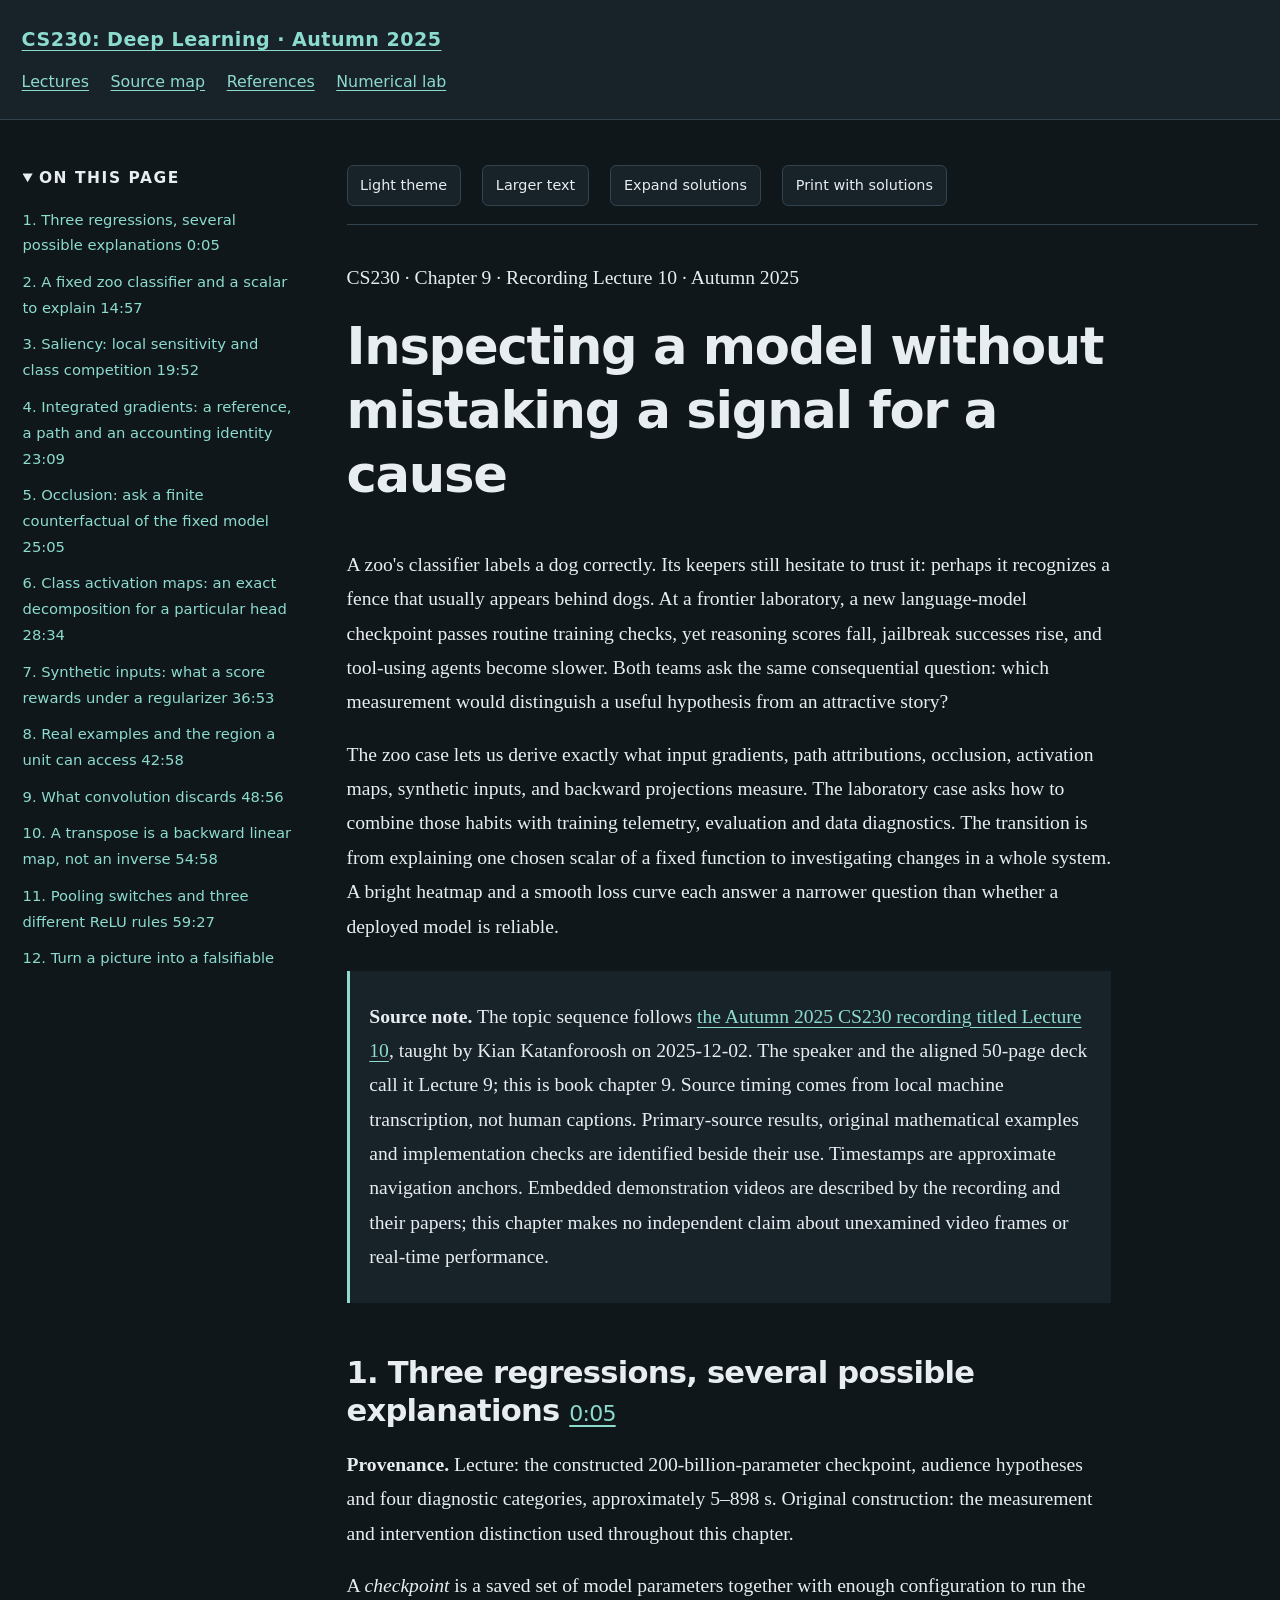
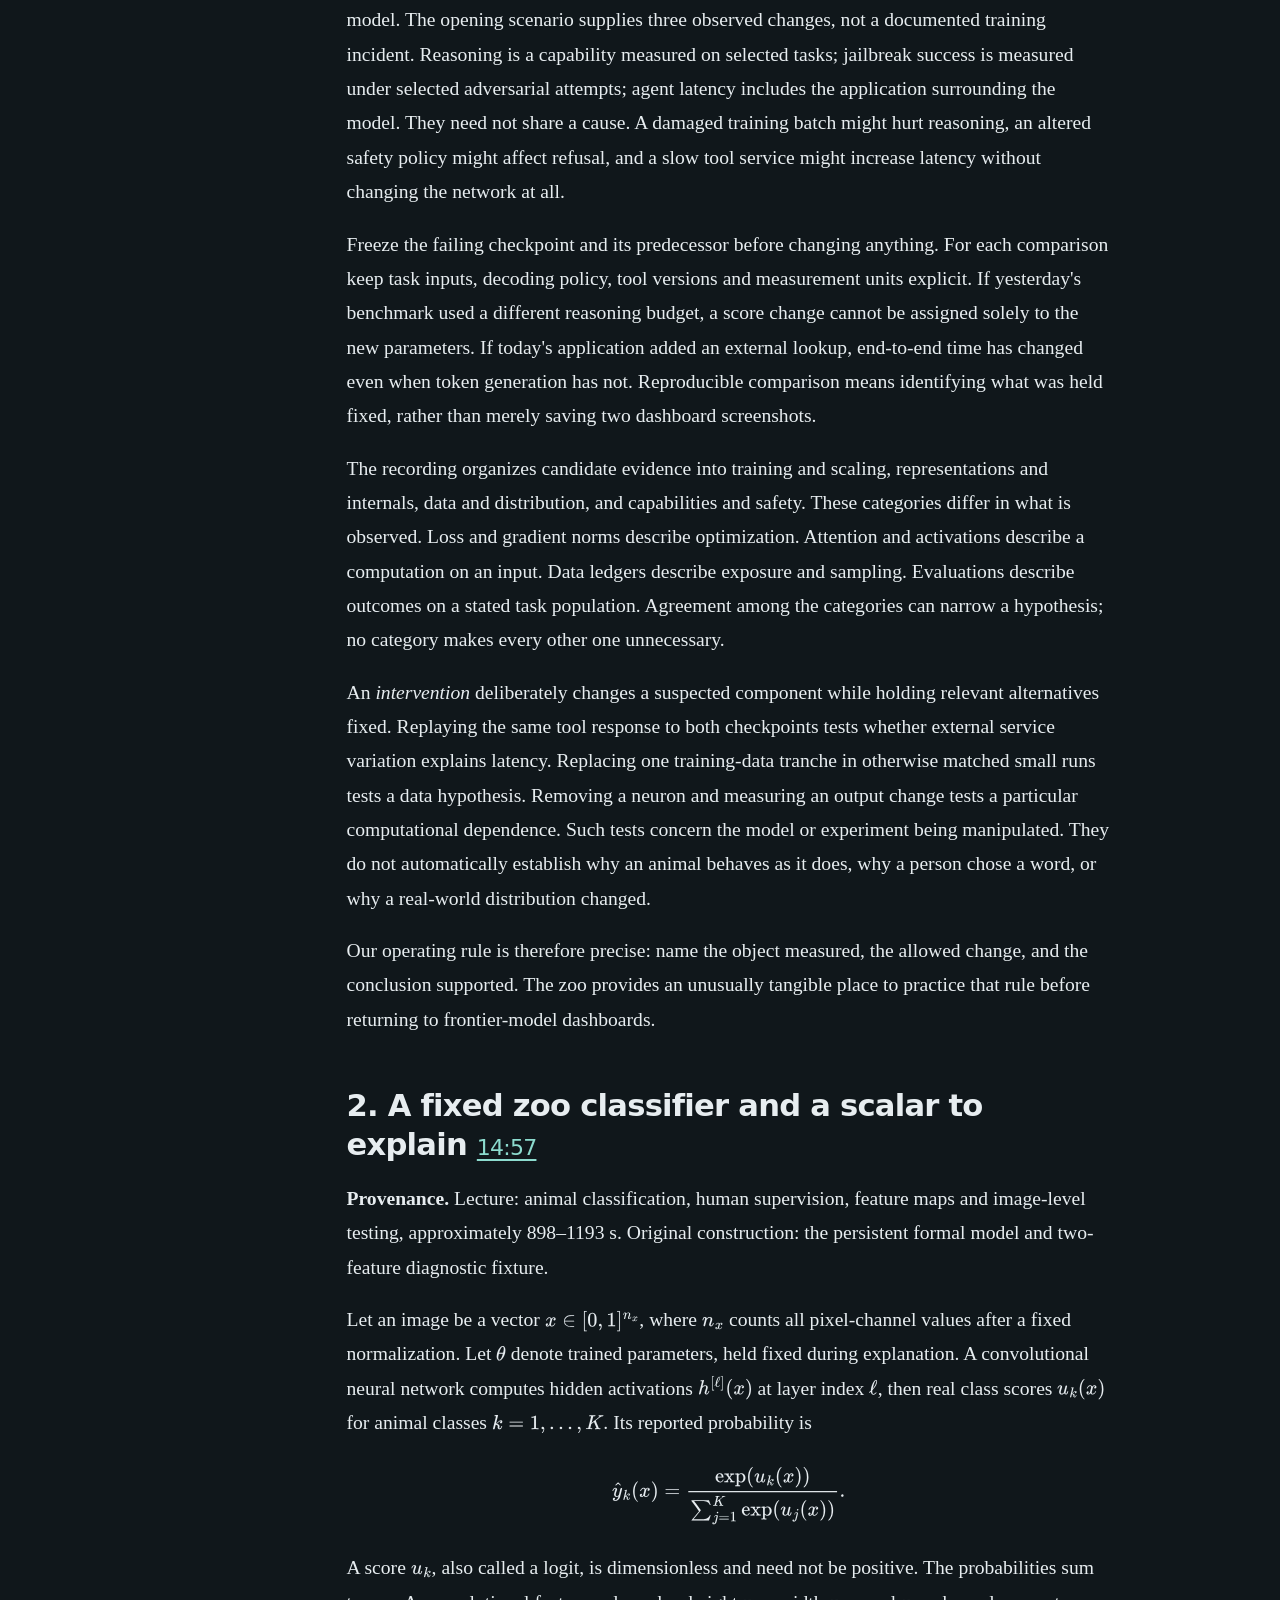
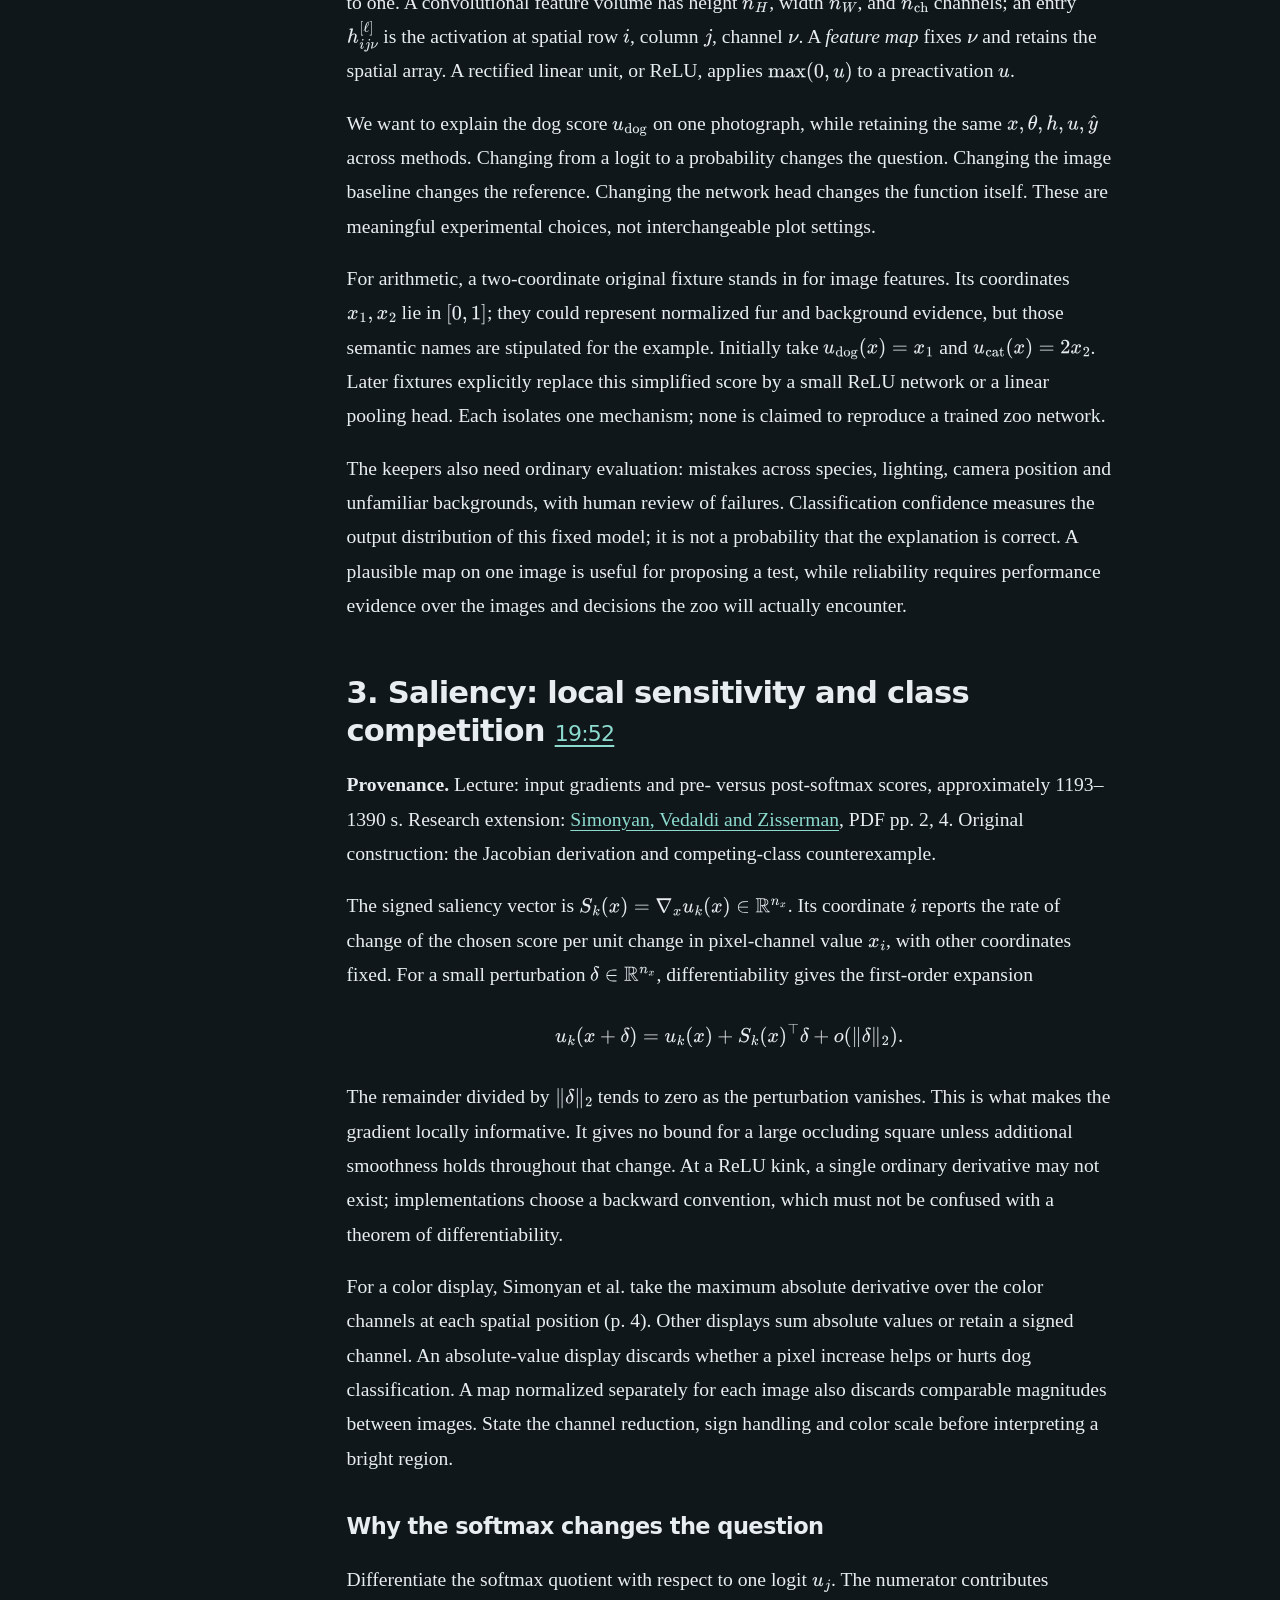
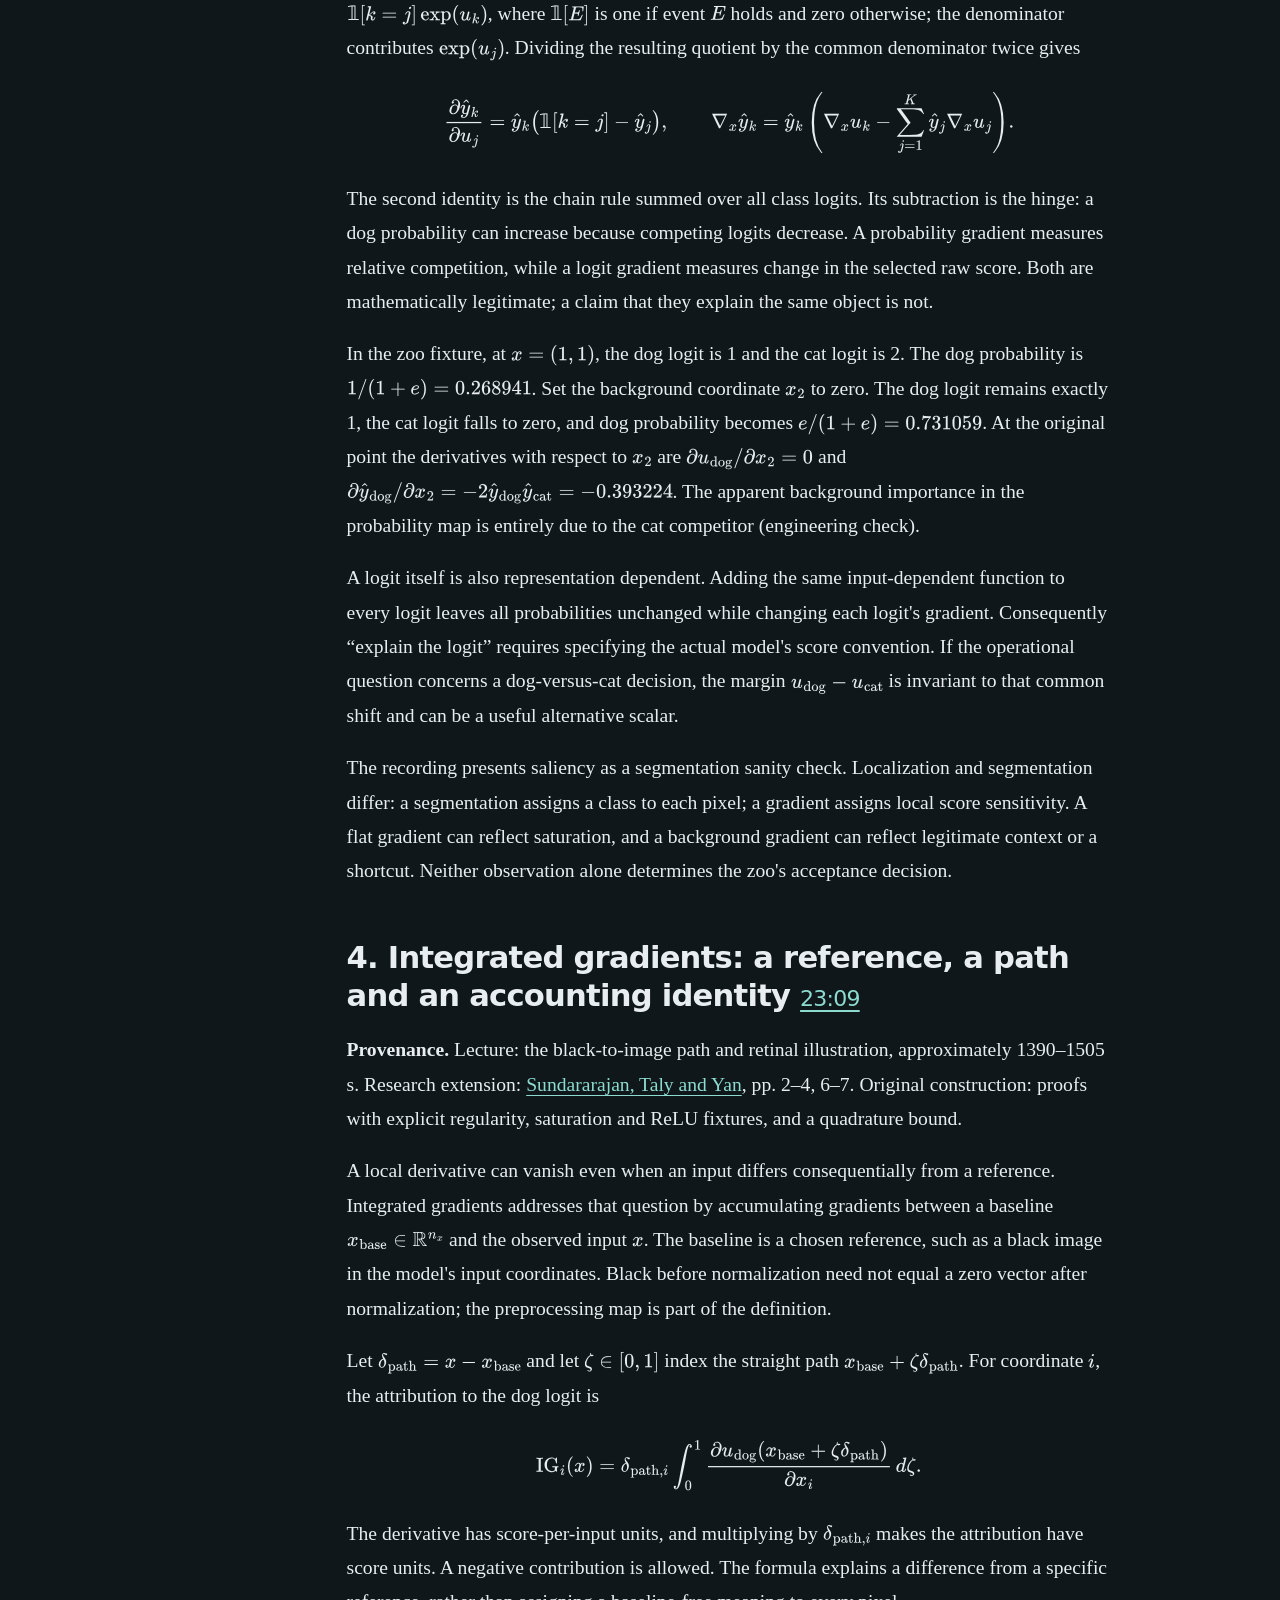
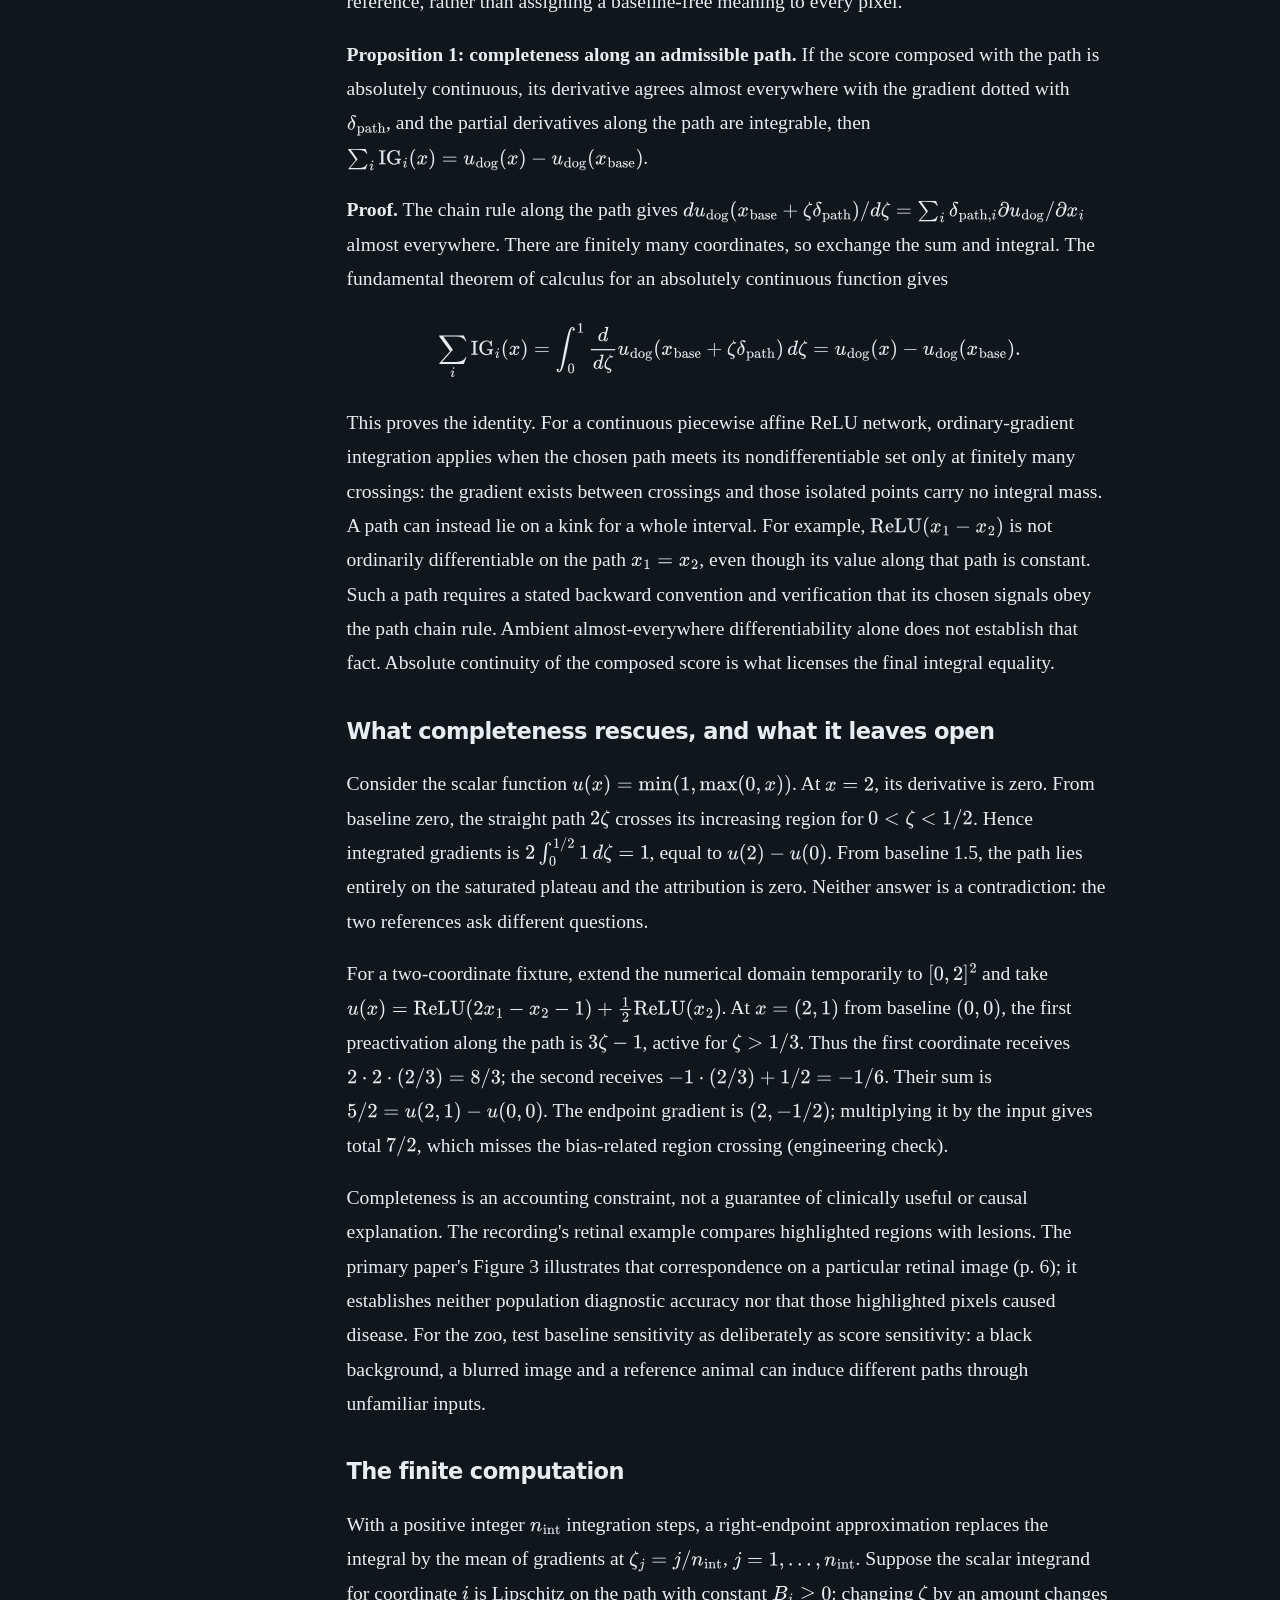
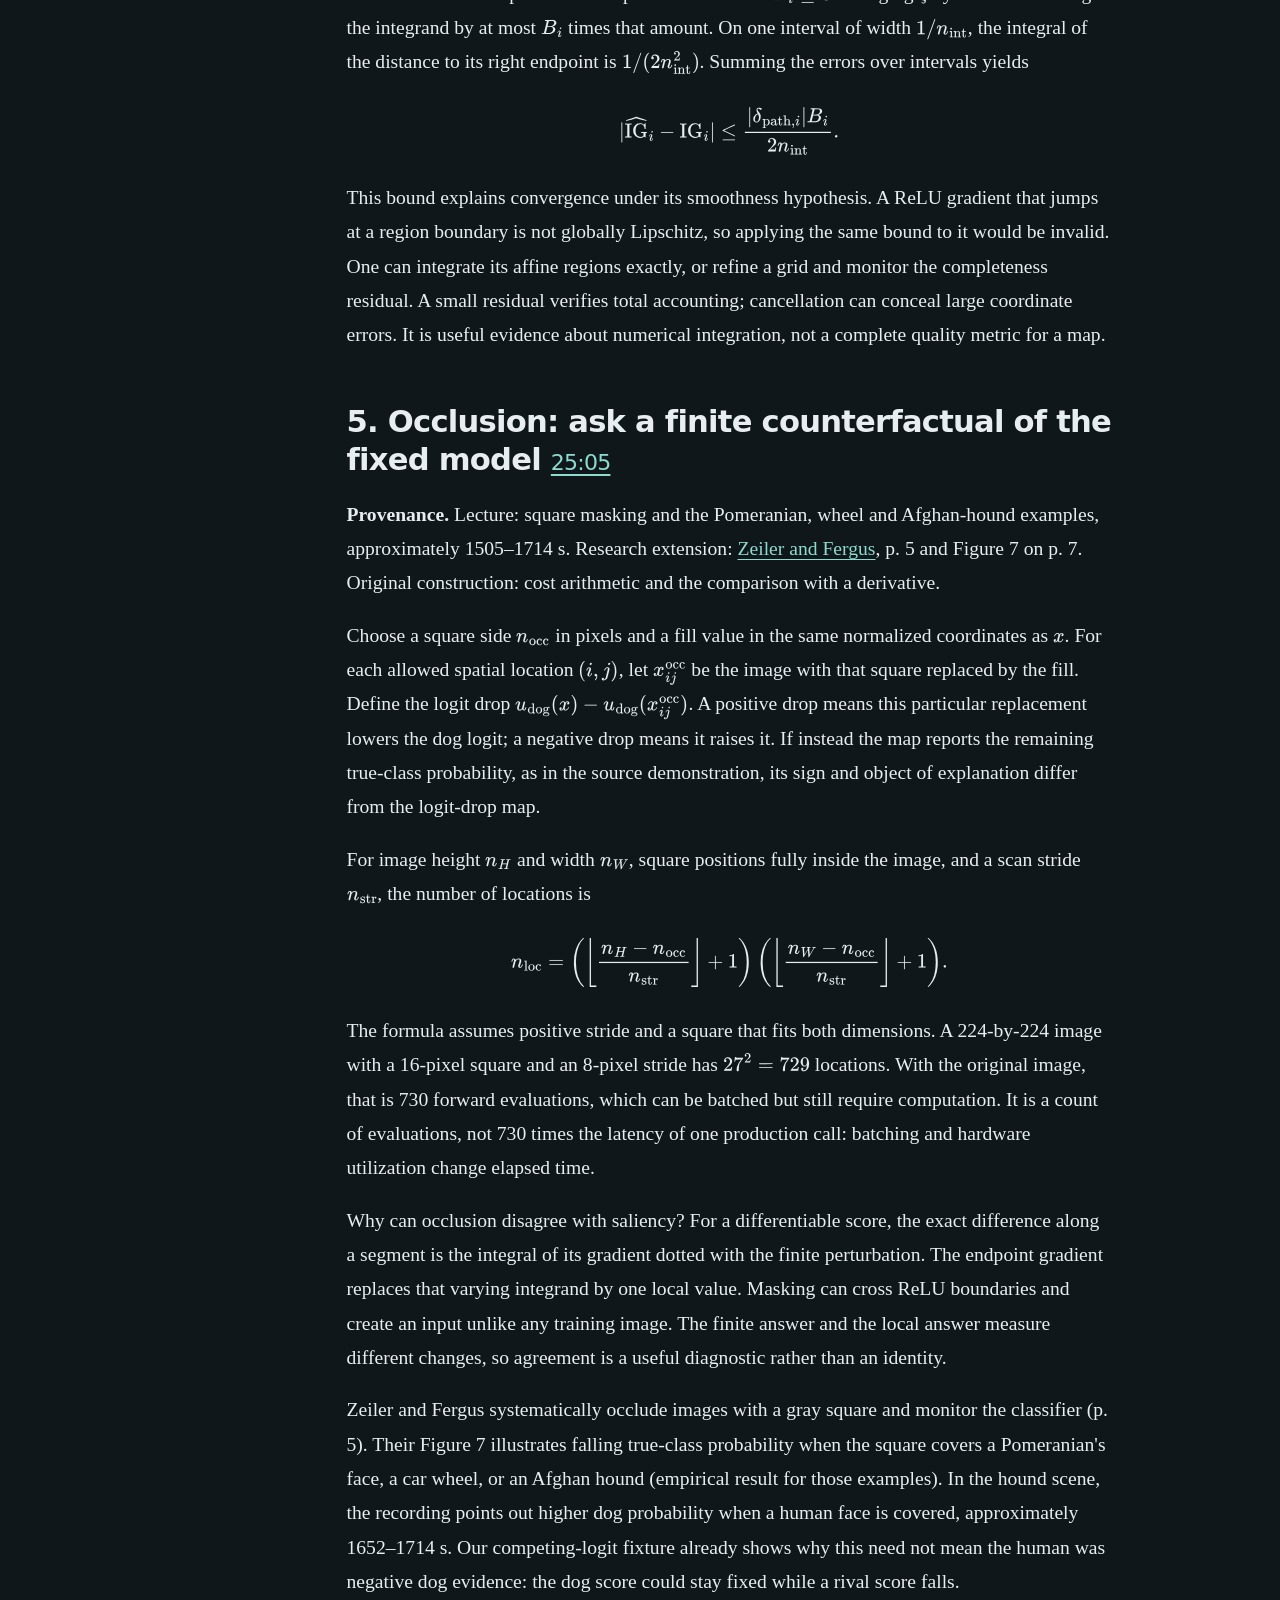
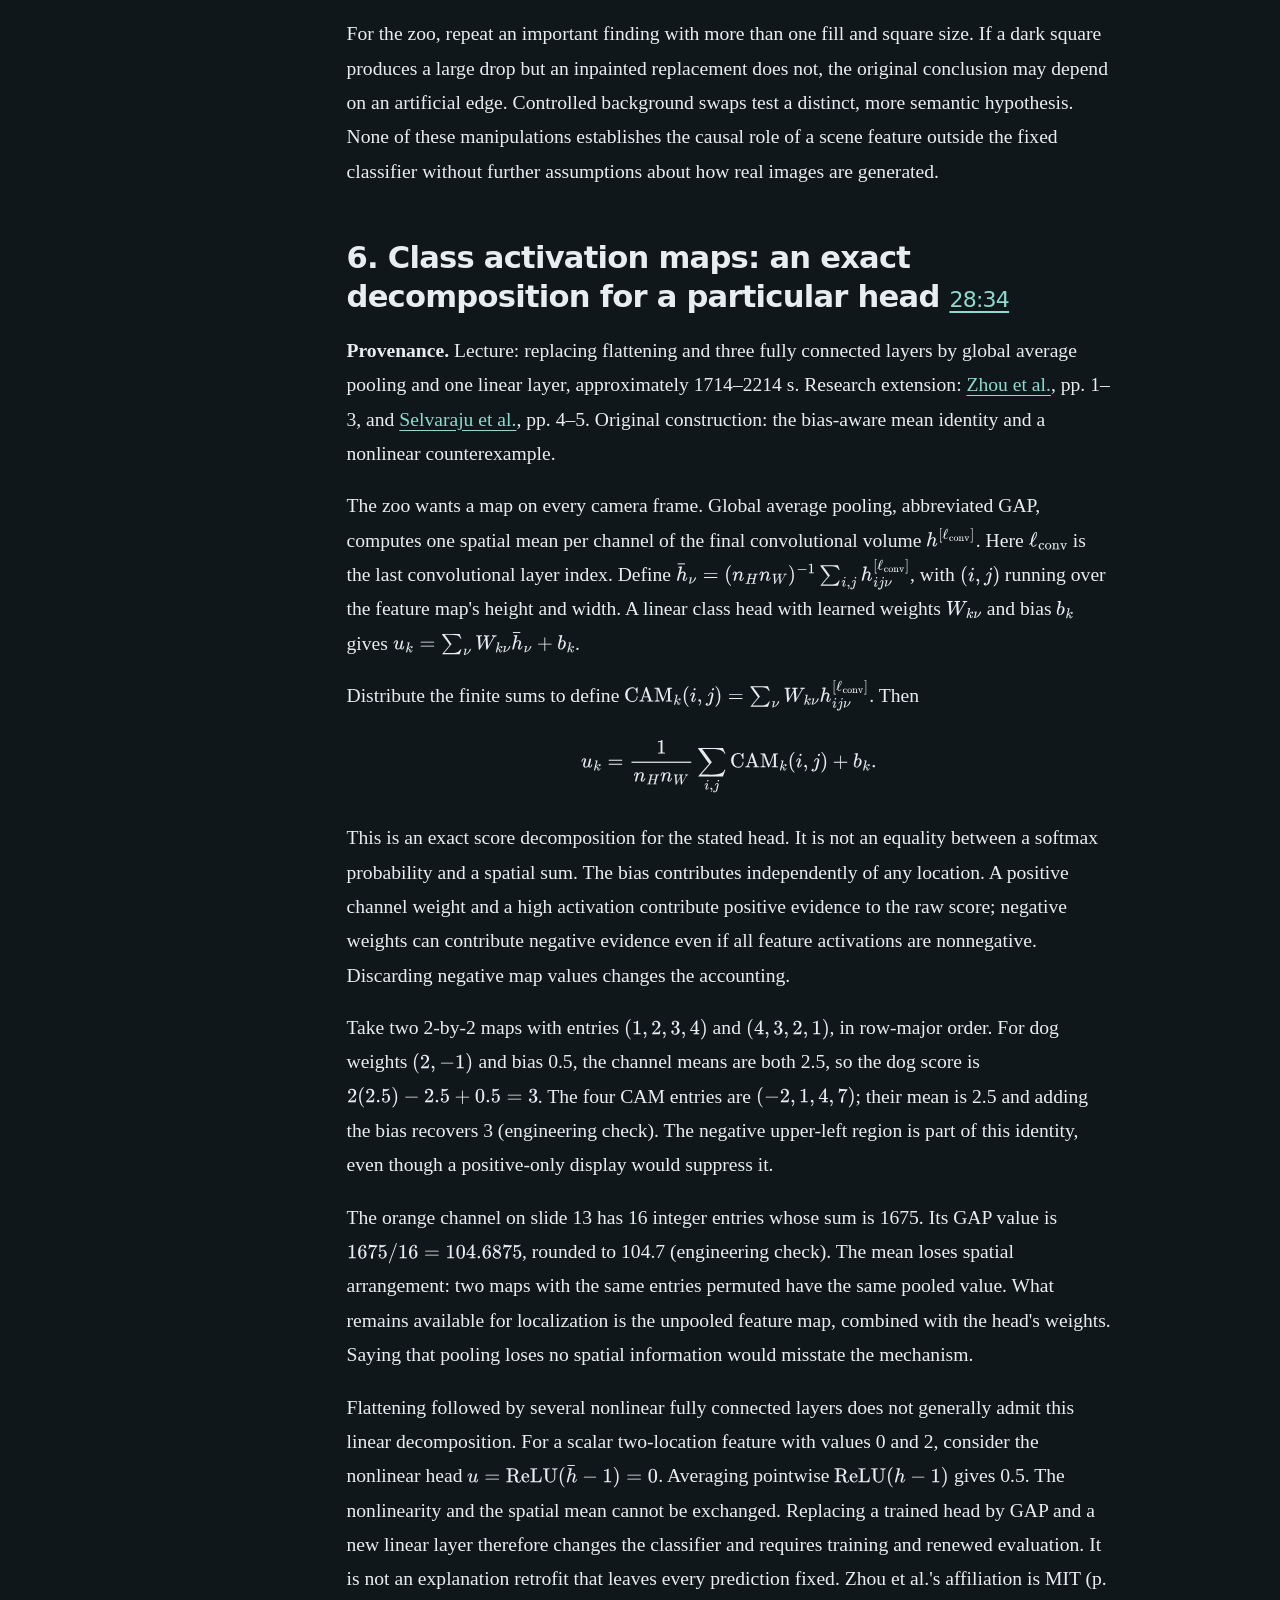
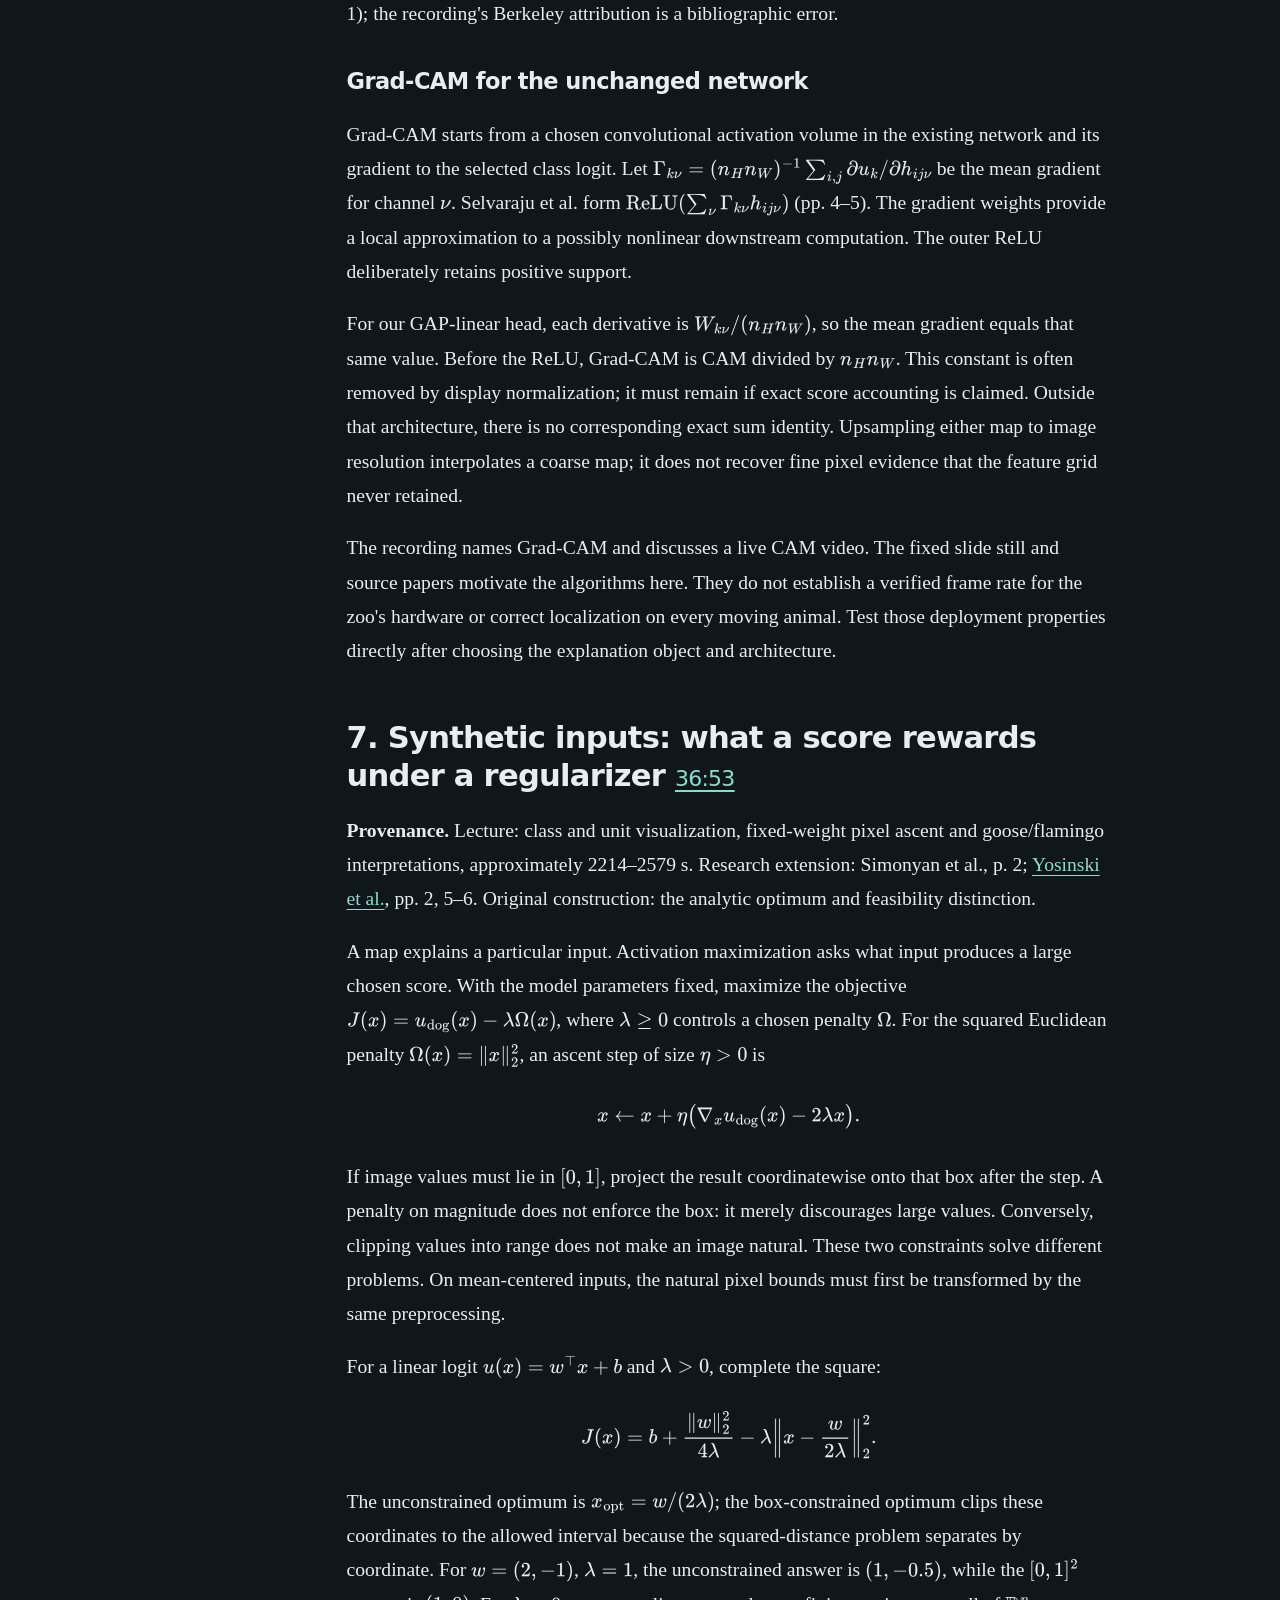
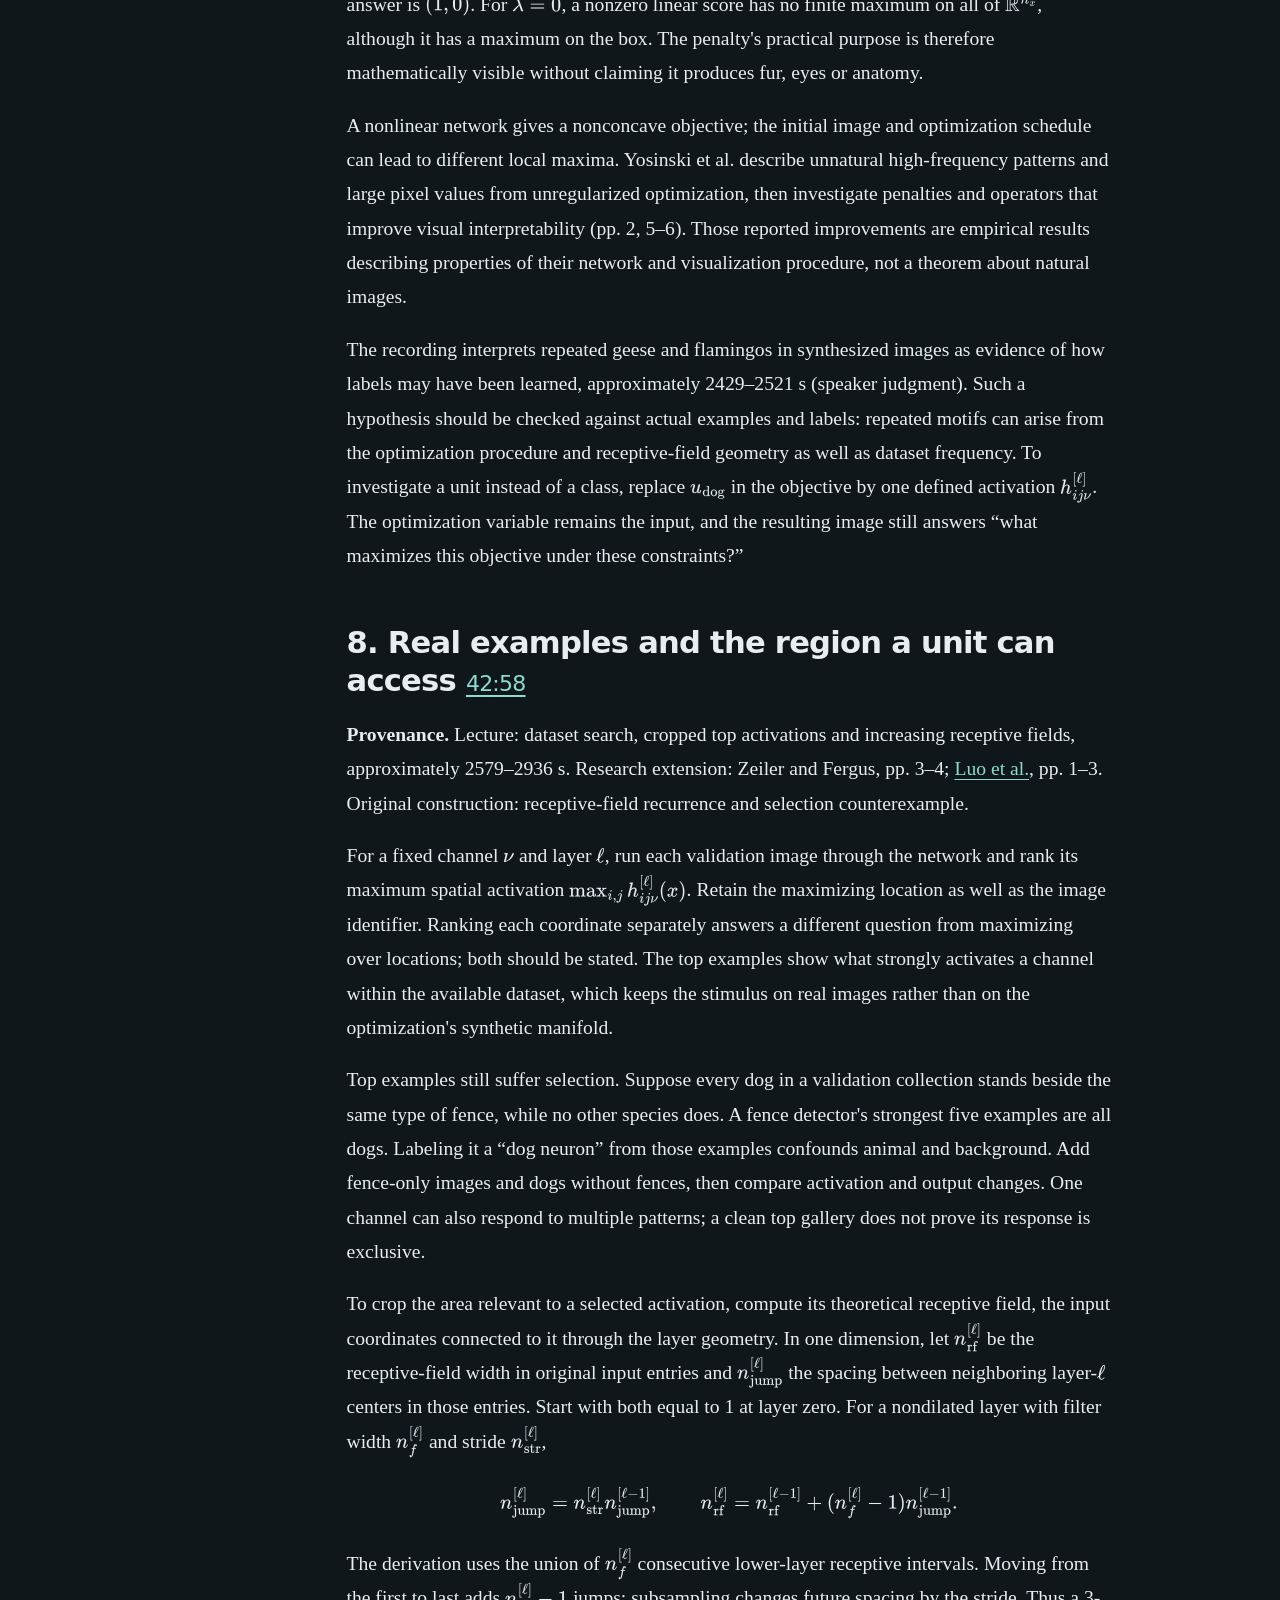
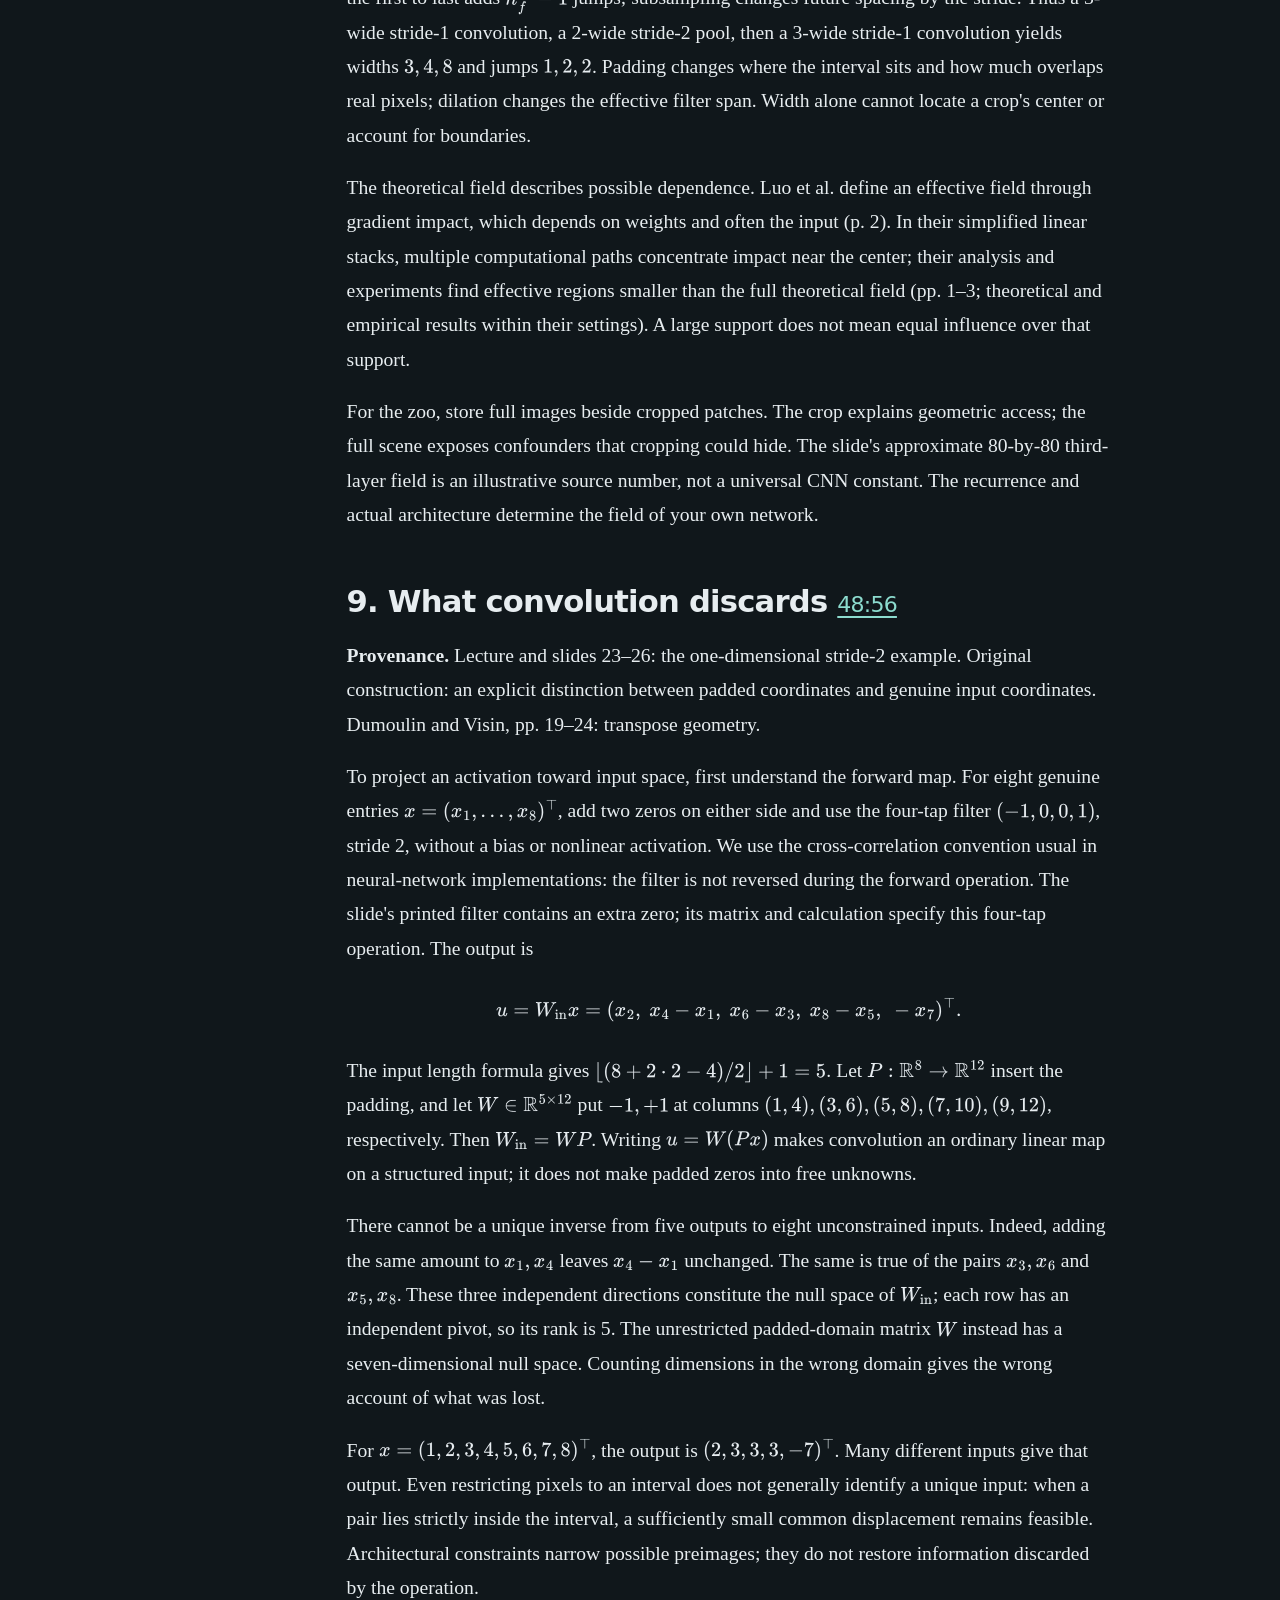
<file: lecture-09-whats-going-on-inside-my-model.html>
<!doctype html>
<html lang="en"><head><meta charset="utf-8"><meta name="viewport" content="width=device-width,initial-scale=1">
<meta name="color-scheme" content="dark light"><meta name="book-content-sha256" content="00388990c32d0c510f09d9bb683122bed0d94916d63290c9794428de81fe266d"><title>Inspecting a model without mistaking a signal for a cause · CS230: Deep Learning</title>
<link rel="stylesheet" href="assets/book.css"><script>window.MathJax={tex:{inlineMath:[['$','$'],['\\(','\\)']],displayMath:[['$$','$$'],['\\[','\\]']],processEscapes:true},svg:{fontCache:'local'},options:{skipHtmlTags:['script','noscript','style','textarea','pre','code']}};</script>
<script defer src="assets/mathjax-tex-svg.js"></script><script defer src="assets/book.js"></script></head>
<body><a class="skip" href="#main">Skip to content</a>
<header class="site-header"><a class="brand" href="index.html">CS230: Deep Learning · Autumn 2025</a><nav class="course-nav" aria-label="Book"><a href="index.html">Lectures</a><a href="source-map.html">Source map</a><a href="references.html">References</a><a href="numerical-lab.html">Numerical lab</a></nav></header>
<div class="layout"><aside class="toc" id="chapter-toc" aria-label="On this page"><h2>On this page</h2></aside><main id="main">
<div class="reading-tools" aria-label="Reading controls"><button id="theme-toggle" aria-pressed="false">Light theme</button><button id="text-toggle" aria-pressed="false">Larger text</button><button id="solutions-toggle" aria-pressed="false">Expand solutions</button><button id="print-page">Print with solutions</button></div>
<article id="chapter-content"><!-- BOOK-CONTENT-START -->
<header class="chapter-header"><p class="eyebrow">CS230 · Chapter 9 · Recording Lecture 10 · Autumn 2025</p><h1>Inspecting a model without mistaking a signal for a cause</h1>
<p class="lead">A zoo's classifier labels a dog correctly. Its keepers still hesitate to trust it: perhaps it recognizes a fence that usually appears behind dogs. At a frontier laboratory, a new language-model checkpoint passes routine training checks, yet reasoning scores fall, jailbreak successes rise, and tool-using agents become slower. Both teams ask the same consequential question: which measurement would distinguish a useful hypothesis from an attractive story?</p>
<p>The zoo case lets us derive exactly what input gradients, path attributions, occlusion, activation maps, synthetic inputs, and backward projections measure. The laboratory case asks how to combine those habits with training telemetry, evaluation and data diagnostics. The transition is from explaining one chosen scalar of a fixed function to investigating changes in a whole system. A bright heatmap and a smooth loss curve each answer a narrower question than whether a deployed model is reliable.</p>
<div class="note"><p><strong>Source note.</strong> The topic sequence follows <a href="https://www.youtube.com/watch?v=Ozb1AR_F5MU">the Autumn 2025 CS230 recording titled Lecture 10</a>, taught by Kian Katanforoosh on 2025-12-02. The speaker and the aligned 50-page deck call it Lecture 9; this is book chapter 9. Source timing comes from local machine transcription, not human captions. Primary-source results, original mathematical examples and implementation checks are identified beside their use. Timestamps are approximate navigation anchors. Embedded demonstration videos are described by the recording and their papers; this chapter makes no independent claim about unexamined video frames or real-time performance.</p></div></header>

<section id="checkpoint"><h2>1. Three regressions, several possible explanations <a class="timestamp" href="https://www.youtube.com/watch?v=Ozb1AR_F5MU&amp;t=5s">0:05</a></h2>
<p><strong>Provenance.</strong> Lecture: the constructed 200-billion-parameter checkpoint, audience hypotheses and four diagnostic categories, approximately 5–898 s. Original construction: the measurement and intervention distinction used throughout this chapter.</p>
<p>A <em>checkpoint</em> is a saved set of model parameters together with enough configuration to run the model. The opening scenario supplies three observed changes, not a documented training incident. Reasoning is a capability measured on selected tasks; jailbreak success is measured under selected adversarial attempts; agent latency includes the application surrounding the model. They need not share a cause. A damaged training batch might hurt reasoning, an altered safety policy might affect refusal, and a slow tool service might increase latency without changing the network at all.</p>
<p>Freeze the failing checkpoint and its predecessor before changing anything. For each comparison keep task inputs, decoding policy, tool versions and measurement units explicit. If yesterday's benchmark used a different reasoning budget, a score change cannot be assigned solely to the new parameters. If today's application added an external lookup, end-to-end time has changed even when token generation has not. Reproducible comparison means identifying what was held fixed, rather than merely saving two dashboard screenshots.</p>
<p>The recording organizes candidate evidence into training and scaling, representations and internals, data and distribution, and capabilities and safety. These categories differ in what is observed. Loss and gradient norms describe optimization. Attention and activations describe a computation on an input. Data ledgers describe exposure and sampling. Evaluations describe outcomes on a stated task population. Agreement among the categories can narrow a hypothesis; no category makes every other one unnecessary.</p>
<p>An <em>intervention</em> deliberately changes a suspected component while holding relevant alternatives fixed. Replaying the same tool response to both checkpoints tests whether external service variation explains latency. Replacing one training-data tranche in otherwise matched small runs tests a data hypothesis. Removing a neuron and measuring an output change tests a particular computational dependence. Such tests concern the model or experiment being manipulated. They do not automatically establish why an animal behaves as it does, why a person chose a word, or why a real-world distribution changed.</p>
<p>Our operating rule is therefore precise: name the object measured, the allowed change, and the conclusion supported. The zoo provides an unusually tangible place to practice that rule before returning to frontier-model dashboards.</p></section>

<section id="zoo"><h2>2. A fixed zoo classifier and a scalar to explain <a class="timestamp" href="https://www.youtube.com/watch?v=Ozb1AR_F5MU&amp;t=897s">14:57</a></h2>
<p><strong>Provenance.</strong> Lecture: animal classification, human supervision, feature maps and image-level testing, approximately 898–1193 s. Original construction: the persistent formal model and two-feature diagnostic fixture.</p>
<p>Let an image be a vector \(x\in[0,1]^{n_x}\), where \(n_x\) counts all pixel-channel values after a fixed normalization. Let \(\theta\) denote trained parameters, held fixed during explanation. A convolutional neural network computes hidden activations \(h^{[\ell]}(x)\) at layer index \(\ell\), then real class scores \(u_k(x)\) for animal classes \(k=1,\ldots,K\). Its reported probability is</p>
\[\hat y_k(x)=\frac{\exp(u_k(x))}{\sum_{j=1}^{K}\exp(u_j(x))}.\]
<p>A score \(u_k\), also called a logit, is dimensionless and need not be positive. The probabilities sum to one. A convolutional feature volume has height \(n_H\), width \(n_W\), and \(n_{\mathrm{ch}}\) channels; an entry \(h^{[\ell]}_{ij\nu}\) is the activation at spatial row \(i\), column \(j\), channel \(\nu\). A <em>feature map</em> fixes \(\nu\) and retains the spatial array. A rectified linear unit, or ReLU, applies \(\max(0,u)\) to a preactivation \(u\).</p>
<p>We want to explain the dog score \(u_{\mathrm{dog}}\) on one photograph, while retaining the same \(x,\theta,h,u,\hat y\) across methods. Changing from a logit to a probability changes the question. Changing the image baseline changes the reference. Changing the network head changes the function itself. These are meaningful experimental choices, not interchangeable plot settings.</p>
<p>For arithmetic, a two-coordinate original fixture stands in for image features. Its coordinates \(x_1,x_2\) lie in \([0,1]\); they could represent normalized fur and background evidence, but those semantic names are stipulated for the example. Initially take \(u_{\mathrm{dog}}(x)=x_1\) and \(u_{\mathrm{cat}}(x)=2x_2\). Later fixtures explicitly replace this simplified score by a small ReLU network or a linear pooling head. Each isolates one mechanism; none is claimed to reproduce a trained zoo network.</p>
<p>The keepers also need ordinary evaluation: mistakes across species, lighting, camera position and unfamiliar backgrounds, with human review of failures. Classification confidence measures the output distribution of this fixed model; it is not a probability that the explanation is correct. A plausible map on one image is useful for proposing a test, while reliability requires performance evidence over the images and decisions the zoo will actually encounter.</p></section>

<section id="saliency"><h2>3. Saliency: local sensitivity and class competition <a class="timestamp" href="https://www.youtube.com/watch?v=Ozb1AR_F5MU&amp;t=1192s">19:52</a></h2>
<p><strong>Provenance.</strong> Lecture: input gradients and pre- versus post-softmax scores, approximately 1193–1390 s. Research extension: <a href="https://arxiv.org/abs/1312.6034">Simonyan, Vedaldi and Zisserman</a>, PDF pp. 2, 4. Original construction: the Jacobian derivation and competing-class counterexample.</p>
<p>The signed saliency vector is \(S_k(x)=\nabla_xu_k(x)\in\mathbb R^{n_x}\). Its coordinate \(i\) reports the rate of change of the chosen score per unit change in pixel-channel value \(x_i\), with other coordinates fixed. For a small perturbation \(\delta\in\mathbb R^{n_x}\), differentiability gives the first-order expansion</p>
\[u_k(x+\delta)=u_k(x)+S_k(x)^\top\delta+o(\|\delta\|_2).\]
<p>The remainder divided by \(\|\delta\|_2\) tends to zero as the perturbation vanishes. This is what makes the gradient locally informative. It gives no bound for a large occluding square unless additional smoothness holds throughout that change. At a ReLU kink, a single ordinary derivative may not exist; implementations choose a backward convention, which must not be confused with a theorem of differentiability.</p>
<p>For a color display, Simonyan et al. take the maximum absolute derivative over the color channels at each spatial position (p. 4). Other displays sum absolute values or retain a signed channel. An absolute-value display discards whether a pixel increase helps or hurts dog classification. A map normalized separately for each image also discards comparable magnitudes between images. State the channel reduction, sign handling and color scale before interpreting a bright region.</p>
<h3 id="softmax-jacobian">Why the softmax changes the question</h3>
<p>Differentiate the softmax quotient with respect to one logit \(u_j\). The numerator contributes \(\mathbb{1}[k=j]\exp(u_k)\), where \(\mathbb{1}[E]\) is one if event \(E\) holds and zero otherwise; the denominator contributes \(\exp(u_j)\). Dividing the resulting quotient by the common denominator twice gives</p>
\[\frac{\partial\hat y_k}{\partial u_j}=\hat y_k\bigl(\mathbb{1}[k=j]-\hat y_j\bigr),\qquad
\nabla_x\hat y_k=\hat y_k\left(\nabla_xu_k-\sum_{j=1}^{K}\hat y_j\nabla_xu_j\right).\]
<p>The second identity is the chain rule summed over all class logits. Its subtraction is the hinge: a dog probability can increase because competing logits decrease. A probability gradient measures relative competition, while a logit gradient measures change in the selected raw score. Both are mathematically legitimate; a claim that they explain the same object is not.</p>
<p>In the zoo fixture, at \(x=(1,1)\), the dog logit is 1 and the cat logit is 2. The dog probability is \(1/(1+e)=0.268941\). Set the background coordinate \(x_2\) to zero. The dog logit remains exactly 1, the cat logit falls to zero, and dog probability becomes \(e/(1+e)=0.731059\). At the original point the derivatives with respect to \(x_2\) are \(\partial u_{\mathrm{dog}}/\partial x_2=0\) and \(\partial\hat y_{\mathrm{dog}}/\partial x_2=-2\hat y_{\mathrm{dog}}\hat y_{\mathrm{cat}}=-0.393224\). The apparent background importance in the probability map is entirely due to the cat competitor (engineering check).</p>
<p>A logit itself is also representation dependent. Adding the same input-dependent function to every logit leaves all probabilities unchanged while changing each logit's gradient. Consequently “explain the logit” requires specifying the actual model's score convention. If the operational question concerns a dog-versus-cat decision, the margin \(u_{\mathrm{dog}}-u_{\mathrm{cat}}\) is invariant to that common shift and can be a useful alternative scalar.</p>
<p>The recording presents saliency as a segmentation sanity check. Localization and segmentation differ: a segmentation assigns a class to each pixel; a gradient assigns local score sensitivity. A flat gradient can reflect saturation, and a background gradient can reflect legitimate context or a shortcut. Neither observation alone determines the zoo's acceptance decision.</p></section>

<section id="ig"><h2>4. Integrated gradients: a reference, a path and an accounting identity <a class="timestamp" href="https://www.youtube.com/watch?v=Ozb1AR_F5MU&amp;t=1389s">23:09</a></h2>
<p><strong>Provenance.</strong> Lecture: the black-to-image path and retinal illustration, approximately 1390–1505 s. Research extension: <a href="https://arxiv.org/abs/1703.01365">Sundararajan, Taly and Yan</a>, pp. 2–4, 6–7. Original construction: proofs with explicit regularity, saturation and ReLU fixtures, and a quadrature bound.</p>
<p>A local derivative can vanish even when an input differs consequentially from a reference. Integrated gradients addresses that question by accumulating gradients between a baseline \(x_{\mathrm{base}}\in\mathbb R^{n_x}\) and the observed input \(x\). The baseline is a chosen reference, such as a black image in the model's input coordinates. Black before normalization need not equal a zero vector after normalization; the preprocessing map is part of the definition.</p>
<p>Let \(\delta_{\mathrm{path}}=x-x_{\mathrm{base}}\) and let \(\zeta\in[0,1]\) index the straight path \(x_{\mathrm{base}}+\zeta\delta_{\mathrm{path}}\). For coordinate \(i\), the attribution to the dog logit is</p>
\[\mathrm{IG}_i(x)=\delta_{\mathrm{path},i}\int_0^1\frac{\partial u_{\mathrm{dog}}(x_{\mathrm{base}}+\zeta\delta_{\mathrm{path}})}{\partial x_i}\,d\zeta.\]
<p>The derivative has score-per-input units, and multiplying by \(\delta_{\mathrm{path},i}\) makes the attribution have score units. A negative contribution is allowed. The formula explains a difference from a specific reference, rather than assigning a baseline-free meaning to every pixel.</p>
<div class="prop"><p><strong>Proposition 1: completeness along an admissible path.</strong> If the score composed with the path is absolutely continuous, its derivative agrees almost everywhere with the gradient dotted with \(\delta_{\mathrm{path}}\), and the partial derivatives along the path are integrable, then \(\sum_i\mathrm{IG}_i(x)=u_{\mathrm{dog}}(x)-u_{\mathrm{dog}}(x_{\mathrm{base}})\).</p></div>
<div class="proof"><p><strong>Proof.</strong> The chain rule along the path gives \(d u_{\mathrm{dog}}(x_{\mathrm{base}}+\zeta\delta_{\mathrm{path}})/d\zeta=\sum_i \delta_{\mathrm{path},i}\partial u_{\mathrm{dog}}/\partial x_i\) almost everywhere. There are finitely many coordinates, so exchange the sum and integral. The fundamental theorem of calculus for an absolutely continuous function gives</p>
\[\sum_i\mathrm{IG}_i(x)=\int_0^1\frac{d}{d\zeta}u_{\mathrm{dog}}(x_{\mathrm{base}}+\zeta\delta_{\mathrm{path}})\,d\zeta=u_{\mathrm{dog}}(x)-u_{\mathrm{dog}}(x_{\mathrm{base}}).\]
<p>This proves the identity. For a continuous piecewise affine ReLU network, ordinary-gradient integration applies when the chosen path meets its nondifferentiable set only at finitely many crossings: the gradient exists between crossings and those isolated points carry no integral mass. A path can instead lie on a kink for a whole interval. For example, \(\operatorname{ReLU}(x_1-x_2)\) is not ordinarily differentiable on the path \(x_1=x_2\), even though its value along that path is constant. Such a path requires a stated backward convention and verification that its chosen signals obey the path chain rule. Ambient almost-everywhere differentiability alone does not establish that fact. Absolute continuity of the composed score is what licenses the final integral equality.</p></div>
<h3 id="saturation">What completeness rescues, and what it leaves open</h3>
<p>Consider the scalar function \(u(x)=\min(1,\max(0,x))\). At \(x=2\), its derivative is zero. From baseline zero, the straight path \(2\zeta\) crosses its increasing region for \(0\lt\zeta\lt1/2\). Hence integrated gradients is \(2\int_0^{1/2}1\,d\zeta=1\), equal to \(u(2)-u(0)\). From baseline 1.5, the path lies entirely on the saturated plateau and the attribution is zero. Neither answer is a contradiction: the two references ask different questions.</p>
<p>For a two-coordinate fixture, extend the numerical domain temporarily to \([0,2]^2\) and take \(u(x)=\operatorname{ReLU}(2x_1-x_2-1)+\tfrac12\operatorname{ReLU}(x_2)\). At \(x=(2,1)\) from baseline \((0,0)\), the first preactivation along the path is \(3\zeta-1\), active for \(\zeta\gt1/3\). Thus the first coordinate receives \(2\cdot2\cdot(2/3)=8/3\); the second receives \(-1\cdot(2/3)+1/2=-1/6\). Their sum is \(5/2=u(2,1)-u(0,0)\). The endpoint gradient is \((2,-1/2)\); multiplying it by the input gives total \(7/2\), which misses the bias-related region crossing (engineering check).</p>
<p>Completeness is an accounting constraint, not a guarantee of clinically useful or causal explanation. The recording's retinal example compares highlighted regions with lesions. The primary paper's Figure 3 illustrates that correspondence on a particular retinal image (p. 6); it establishes neither population diagnostic accuracy nor that those highlighted pixels caused disease. For the zoo, test baseline sensitivity as deliberately as score sensitivity: a black background, a blurred image and a reference animal can induce different paths through unfamiliar inputs.</p>
<h3 id="quadrature">The finite computation</h3>
<p>With a positive integer \(n_{\mathrm{int}}\) integration steps, a right-endpoint approximation replaces the integral by the mean of gradients at \(\zeta_j=j/n_{\mathrm{int}}\), \(j=1,\ldots,n_{\mathrm{int}}\). Suppose the scalar integrand for coordinate \(i\) is Lipschitz on the path with constant \(B_i\ge0\): changing \(\zeta\) by an amount changes the integrand by at most \(B_i\) times that amount. On one interval of width \(1/n_{\mathrm{int}}\), the integral of the distance to its right endpoint is \(1/(2n_{\mathrm{int}}^2)\). Summing the errors over intervals yields</p>
\[|\widehat{\mathrm{IG}}_i-\mathrm{IG}_i|\le\frac{|\delta_{\mathrm{path},i}|B_i}{2n_{\mathrm{int}}}.\]
<p>This bound explains convergence under its smoothness hypothesis. A ReLU gradient that jumps at a region boundary is not globally Lipschitz, so applying the same bound to it would be invalid. One can integrate its affine regions exactly, or refine a grid and monitor the completeness residual. A small residual verifies total accounting; cancellation can conceal large coordinate errors. It is useful evidence about numerical integration, not a complete quality metric for a map.</p></section>

<section id="occlusion"><h2>5. Occlusion: ask a finite counterfactual of the fixed model <a class="timestamp" href="https://www.youtube.com/watch?v=Ozb1AR_F5MU&amp;t=1505s">25:05</a></h2>
<p><strong>Provenance.</strong> Lecture: square masking and the Pomeranian, wheel and Afghan-hound examples, approximately 1505–1714 s. Research extension: <a href="https://arxiv.org/abs/1311.2901">Zeiler and Fergus</a>, p. 5 and Figure 7 on p. 7. Original construction: cost arithmetic and the comparison with a derivative.</p>
<p>Choose a square side \(n_{\mathrm{occ}}\) in pixels and a fill value in the same normalized coordinates as \(x\). For each allowed spatial location \((i,j)\), let \(x^{\mathrm{occ}}_{ij}\) be the image with that square replaced by the fill. Define the logit drop \(u_{\mathrm{dog}}(x)-u_{\mathrm{dog}}(x^{\mathrm{occ}}_{ij})\). A positive drop means this particular replacement lowers the dog logit; a negative drop means it raises it. If instead the map reports the remaining true-class probability, as in the source demonstration, its sign and object of explanation differ from the logit-drop map.</p>
<p>For image height \(n_H\) and width \(n_W\), square positions fully inside the image, and a scan stride \(n_{\mathrm{str}}\), the number of locations is</p>
\[n_{\mathrm{loc}}=\left(\left\lfloor\frac{n_H-n_{\mathrm{occ}}}{n_{\mathrm{str}}}\right\rfloor+1\right)
\left(\left\lfloor\frac{n_W-n_{\mathrm{occ}}}{n_{\mathrm{str}}}\right\rfloor+1\right).\]
<p>The formula assumes positive stride and a square that fits both dimensions. A 224-by-224 image with a 16-pixel square and an 8-pixel stride has \(27^2=729\) locations. With the original image, that is 730 forward evaluations, which can be batched but still require computation. It is a count of evaluations, not 730 times the latency of one production call: batching and hardware utilization change elapsed time.</p>
<p>Why can occlusion disagree with saliency? For a differentiable score, the exact difference along a segment is the integral of its gradient dotted with the finite perturbation. The endpoint gradient replaces that varying integrand by one local value. Masking can cross ReLU boundaries and create an input unlike any training image. The finite answer and the local answer measure different changes, so agreement is a useful diagnostic rather than an identity.</p>
<p>Zeiler and Fergus systematically occlude images with a gray square and monitor the classifier (p. 5). Their Figure 7 illustrates falling true-class probability when the square covers a Pomeranian's face, a car wheel, or an Afghan hound (empirical result for those examples). In the hound scene, the recording points out higher dog probability when a human face is covered, approximately 1652–1714 s. Our competing-logit fixture already shows why this need not mean the human was negative dog evidence: the dog score could stay fixed while a rival score falls.</p>
<p>For the zoo, repeat an important finding with more than one fill and square size. If a dark square produces a large drop but an inpainted replacement does not, the original conclusion may depend on an artificial edge. Controlled background swaps test a distinct, more semantic hypothesis. None of these manipulations establishes the causal role of a scene feature outside the fixed classifier without further assumptions about how real images are generated.</p></section>

<section id="cam"><h2>6. Class activation maps: an exact decomposition for a particular head <a class="timestamp" href="https://www.youtube.com/watch?v=Ozb1AR_F5MU&amp;t=1714s">28:34</a></h2>
<p><strong>Provenance.</strong> Lecture: replacing flattening and three fully connected layers by global average pooling and one linear layer, approximately 1714–2214 s. Research extension: <a href="https://arxiv.org/abs/1512.04150">Zhou et al.</a>, pp. 1–3, and <a href="https://arxiv.org/abs/1610.02391">Selvaraju et al.</a>, pp. 4–5. Original construction: the bias-aware mean identity and a nonlinear counterexample.</p>
<p>The zoo wants a map on every camera frame. Global average pooling, abbreviated GAP, computes one spatial mean per channel of the final convolutional volume \(h^{[\ell_{\mathrm{conv}}]}\). Here \(\ell_{\mathrm{conv}}\) is the last convolutional layer index. Define \(\bar h_\nu=(n_Hn_W)^{-1}\sum_{i,j}h^{[\ell_{\mathrm{conv}}]}_{ij\nu}\), with \((i,j)\) running over the feature map's height and width. A linear class head with learned weights \(W_{k\nu}\) and bias \(b_k\) gives \(u_k=\sum_\nu W_{k\nu}\bar h_\nu+b_k\).</p>
<p>Distribute the finite sums to define \(\mathrm{CAM}_k(i,j)=\sum_\nu W_{k\nu}h^{[\ell_{\mathrm{conv}}]}_{ij\nu}\). Then</p>
\[u_k=\frac1{n_Hn_W}\sum_{i,j}\mathrm{CAM}_k(i,j)+b_k.\]
<p>This is an exact score decomposition for the stated head. It is not an equality between a softmax probability and a spatial sum. The bias contributes independently of any location. A positive channel weight and a high activation contribute positive evidence to the raw score; negative weights can contribute negative evidence even if all feature activations are nonnegative. Discarding negative map values changes the accounting.</p>
<p>Take two 2-by-2 maps with entries \((1,2,3,4)\) and \((4,3,2,1)\), in row-major order. For dog weights \((2,-1)\) and bias 0.5, the channel means are both 2.5, so the dog score is \(2(2.5)-2.5+0.5=3\). The four CAM entries are \((-2,1,4,7)\); their mean is 2.5 and adding the bias recovers 3 (engineering check). The negative upper-left region is part of this identity, even though a positive-only display would suppress it.</p>
<p>The orange channel on slide 13 has 16 integer entries whose sum is 1675. Its GAP value is \(1675/16=104.6875\), rounded to 104.7 (engineering check). The mean loses spatial arrangement: two maps with the same entries permuted have the same pooled value. What remains available for localization is the unpooled feature map, combined with the head's weights. Saying that pooling loses no spatial information would misstate the mechanism.</p>
<p>Flattening followed by several nonlinear fully connected layers does not generally admit this linear decomposition. For a scalar two-location feature with values 0 and 2, consider the nonlinear head \(u=\operatorname{ReLU}(\bar h-1)=0\). Averaging pointwise \(\operatorname{ReLU}(h-1)\) gives 0.5. The nonlinearity and the spatial mean cannot be exchanged. Replacing a trained head by GAP and a new linear layer therefore changes the classifier and requires training and renewed evaluation. It is not an explanation retrofit that leaves every prediction fixed. Zhou et al.'s affiliation is MIT (p. 1); the recording's Berkeley attribution is a bibliographic error.</p>
<h3 id="gradcam">Grad-CAM for the unchanged network</h3>
<p>Grad-CAM starts from a chosen convolutional activation volume in the existing network and its gradient to the selected class logit. Let \(\Gamma_{k\nu}=(n_Hn_W)^{-1}\sum_{i,j}\partial u_k/\partial h_{ij\nu}\) be the mean gradient for channel \(\nu\). Selvaraju et al. form \(\operatorname{ReLU}(\sum_\nu\Gamma_{k\nu}h_{ij\nu})\) (pp. 4–5). The gradient weights provide a local approximation to a possibly nonlinear downstream computation. The outer ReLU deliberately retains positive support.</p>
<p>For our GAP-linear head, each derivative is \(W_{k\nu}/(n_Hn_W)\), so the mean gradient equals that same value. Before the ReLU, Grad-CAM is CAM divided by \(n_Hn_W\). This constant is often removed by display normalization; it must remain if exact score accounting is claimed. Outside that architecture, there is no corresponding exact sum identity. Upsampling either map to image resolution interpolates a coarse map; it does not recover fine pixel evidence that the feature grid never retained.</p>
<p>The recording names Grad-CAM and discusses a live CAM video. The fixed slide still and source papers motivate the algorithms here. They do not establish a verified frame rate for the zoo's hardware or correct localization on every moving animal. Test those deployment properties directly after choosing the explanation object and architecture.</p></section>

<section id="ascent"><h2>7. Synthetic inputs: what a score rewards under a regularizer <a class="timestamp" href="https://www.youtube.com/watch?v=Ozb1AR_F5MU&amp;t=2213s">36:53</a></h2>
<p><strong>Provenance.</strong> Lecture: class and unit visualization, fixed-weight pixel ascent and goose/flamingo interpretations, approximately 2214–2579 s. Research extension: Simonyan et al., p. 2; <a href="https://arxiv.org/abs/1506.06579">Yosinski et al.</a>, pp. 2, 5–6. Original construction: the analytic optimum and feasibility distinction.</p>
<p>A map explains a particular input. Activation maximization asks what input produces a large chosen score. With the model parameters fixed, maximize the objective \(J(x)=u_{\mathrm{dog}}(x)-\lambda\Omega(x)\), where \(\lambda\ge0\) controls a chosen penalty \(\Omega\). For the squared Euclidean penalty \(\Omega(x)=\|x\|_2^2\), an ascent step of size \(\eta\gt0\) is</p>
\[x\leftarrow x+\eta\bigl(\nabla_xu_{\mathrm{dog}}(x)-2\lambda x\bigr).\]
<p>If image values must lie in \([0,1]\), project the result coordinatewise onto that box after the step. A penalty on magnitude does not enforce the box: it merely discourages large values. Conversely, clipping values into range does not make an image natural. These two constraints solve different problems. On mean-centered inputs, the natural pixel bounds must first be transformed by the same preprocessing.</p>
<p>For a linear logit \(u(x)=w^\top x+b\) and \(\lambda\gt0\), complete the square:</p>
\[J(x)=b+\frac{\|w\|_2^2}{4\lambda}-\lambda\left\|x-\frac{w}{2\lambda}\right\|_2^2.\]
<p>The unconstrained optimum is \(x_{\mathrm{opt}}=w/(2\lambda)\); the box-constrained optimum clips these coordinates to the allowed interval because the squared-distance problem separates by coordinate. For \(w=(2,-1)\), \(\lambda=1\), the unconstrained answer is \((1,-0.5)\), while the \([0,1]^2\) answer is \((1,0)\). For \(\lambda=0\), a nonzero linear score has no finite maximum on all of \(\mathbb R^{n_x}\), although it has a maximum on the box. The penalty's practical purpose is therefore mathematically visible without claiming it produces fur, eyes or anatomy.</p>
<p>A nonlinear network gives a nonconcave objective; the initial image and optimization schedule can lead to different local maxima. Yosinski et al. describe unnatural high-frequency patterns and large pixel values from unregularized optimization, then investigate penalties and operators that improve visual interpretability (pp. 2, 5–6). Those reported improvements are empirical results describing properties of their network and visualization procedure, not a theorem about natural images.</p>
<p>The recording interprets repeated geese and flamingos in synthesized images as evidence of how labels may have been learned, approximately 2429–2521 s (speaker judgment). Such a hypothesis should be checked against actual examples and labels: repeated motifs can arise from the optimization procedure and receptive-field geometry as well as dataset frequency. To investigate a unit instead of a class, replace \(u_{\mathrm{dog}}\) in the objective by one defined activation \(h^{[\ell]}_{ij\nu}\). The optimization variable remains the input, and the resulting image still answers “what maximizes this objective under these constraints?”</p></section>

<section id="search"><h2>8. Real examples and the region a unit can access <a class="timestamp" href="https://www.youtube.com/watch?v=Ozb1AR_F5MU&amp;t=2578s">42:58</a></h2>
<p><strong>Provenance.</strong> Lecture: dataset search, cropped top activations and increasing receptive fields, approximately 2579–2936 s. Research extension: Zeiler and Fergus, pp. 3–4; <a href="https://arxiv.org/abs/1701.04128">Luo et al.</a>, pp. 1–3. Original construction: receptive-field recurrence and selection counterexample.</p>
<p>For a fixed channel \(\nu\) and layer \(\ell\), run each validation image through the network and rank its maximum spatial activation \(\max_{i,j}h^{[\ell]}_{ij\nu}(x)\). Retain the maximizing location as well as the image identifier. Ranking each coordinate separately answers a different question from maximizing over locations; both should be stated. The top examples show what strongly activates a channel within the available dataset, which keeps the stimulus on real images rather than on the optimization's synthetic manifold.</p>
<p>Top examples still suffer selection. Suppose every dog in a validation collection stands beside the same type of fence, while no other species does. A fence detector's strongest five examples are all dogs. Labeling it a “dog neuron” from those examples confounds animal and background. Add fence-only images and dogs without fences, then compare activation and output changes. One channel can also respond to multiple patterns; a clean top gallery does not prove its response is exclusive.</p>
<p>To crop the area relevant to a selected activation, compute its theoretical receptive field, the input coordinates connected to it through the layer geometry. In one dimension, let \(n_{\mathrm{rf}}^{[\ell]}\) be the receptive-field width in original input entries and \(n_{\mathrm{jump}}^{[\ell]}\) the spacing between neighboring layer-\(\ell\) centers in those entries. Start with both equal to 1 at layer zero. For a nondilated layer with filter width \(n_f^{[\ell]}\) and stride \(n_{\mathrm{str}}^{[\ell]}\),</p>
\[n_{\mathrm{jump}}^{[\ell]}=n_{\mathrm{str}}^{[\ell]}n_{\mathrm{jump}}^{[\ell-1]},\qquad
n_{\mathrm{rf}}^{[\ell]}=n_{\mathrm{rf}}^{[\ell-1]}+(n_f^{[\ell]}-1)n_{\mathrm{jump}}^{[\ell-1]}.\]
<p>The derivation uses the union of \(n_f^{[\ell]}\) consecutive lower-layer receptive intervals. Moving from the first to last adds \(n_f^{[\ell]}-1\) jumps; subsampling changes future spacing by the stride. Thus a 3-wide stride-1 convolution, a 2-wide stride-2 pool, then a 3-wide stride-1 convolution yields widths \(3,4,8\) and jumps \(1,2,2\). Padding changes where the interval sits and how much overlaps real pixels; dilation changes the effective filter span. Width alone cannot locate a crop's center or account for boundaries.</p>
<p>The theoretical field describes possible dependence. Luo et al. define an effective field through gradient impact, which depends on weights and often the input (p. 2). In their simplified linear stacks, multiple computational paths concentrate impact near the center; their analysis and experiments find effective regions smaller than the full theoretical field (pp. 1–3; theoretical and empirical results within their settings). A large support does not mean equal influence over that support.</p>
<p>For the zoo, store full images beside cropped patches. The crop explains geometric access; the full scene exposes confounders that cropping could hide. The slide's approximate 80-by-80 third-layer field is an illustrative source number, not a universal CNN constant. The recurrence and actual architecture determine the field of your own network.</p></section>

<section id="linear-convolution"><h2>9. What convolution discards <a class="timestamp" href="https://www.youtube.com/watch?v=Ozb1AR_F5MU&amp;t=2936s">48:56</a></h2>
<p><strong>Provenance.</strong> Lecture and slides 23–26: the one-dimensional stride-2 example. Original construction: an explicit distinction between padded coordinates and genuine input coordinates. Dumoulin and Visin, pp. 19–24: transpose geometry.</p>
<p>To project an activation toward input space, first understand the forward map. For eight genuine entries \(x=(x_1,\ldots,x_8)^\top\), add two zeros on either side and use the four-tap filter \((-1,0,0,1)\), stride 2, without a bias or nonlinear activation. We use the cross-correlation convention usual in neural-network implementations: the filter is not reversed during the forward operation. The slide's printed filter contains an extra zero; its matrix and calculation specify this four-tap operation. The output is</p>
\[u=W_{\mathrm{in}}x=(x_2,\ x_4-x_1,\ x_6-x_3,\ x_8-x_5,\ -x_7)^\top.\]
<p>The input length formula gives \(\lfloor(8+2\cdot2-4)/2\rfloor+1=5\). Let \(P:\mathbb R^8\to\mathbb R^{12}\) insert the padding, and let \(W\in\mathbb R^{5\times12}\) put \(-1,+1\) at columns \((1,4),(3,6),(5,8),(7,10),(9,12)\), respectively. Then \(W_{\mathrm{in}}=WP\). Writing \(u=W(Px)\) makes convolution an ordinary linear map on a structured input; it does not make padded zeros into free unknowns.</p>
<p>There cannot be a unique inverse from five outputs to eight unconstrained inputs. Indeed, adding the same amount to \(x_1,x_4\) leaves \(x_4-x_1\) unchanged. The same is true of the pairs \(x_3,x_6\) and \(x_5,x_8\). These three independent directions constitute the null space of \(W_{\mathrm{in}}\); each row has an independent pivot, so its rank is 5. The unrestricted padded-domain matrix \(W\) instead has a seven-dimensional null space. Counting dimensions in the wrong domain gives the wrong account of what was lost.</p>
<p>For \(x=(1,2,3,4,5,6,7,8)^\top\), the output is \((2,3,3,3,-7)^\top\). Many different inputs give that output. Even restricting pixels to an interval does not generally identify a unique input: when a pair lies strictly inside the interval, a sufficiently small common displacement remains feasible. Architectural constraints narrow possible preimages; they do not restore information discarded by the operation.</p>
<p>Upsampling appears in segmentation, image generators and decoder networks because those systems need outputs with more coordinates than a compressed representation. Their decoder learns a useful prediction from retained features. That task is different from proving that every original input can be recovered.</p></section>

<section id="adjoint"><h2>10. A transpose is a backward linear map, not an inverse <a class="timestamp" href="https://www.youtube.com/watch?v=Ozb1AR_F5MU&amp;t=3298s">54:58</a></h2>
<p><strong>Provenance.</strong> Lecture and slides 26–28: transposed convolution and zero insertion. Original derivation: adjoints, pseudoinverses and the padding-dependent counterexample. Dumoulin and Visin, pp. 19–24.</p>
<p>The transpose is characterized by \(\langle W_{\mathrm{in}}x,\upsilon\rangle=\langle x,W_{\mathrm{in}}^\top \upsilon\rangle\) for every \(x\in\mathbb R^8,\upsilon\in\mathbb R^5\), using Euclidean inner products. Consequently, if a differentiable scalar objective depends on \(u=W_{\mathrm{in}}x\), its input gradient is \(W_{\mathrm{in}}^\top\nabla_u J\). This is the chain rule and a statement about sensitivity. It is not a statement that \(W_{\mathrm{in}}^\top u=x\).</p>
\[W_{\mathrm{in}}^\top \upsilon=(-\upsilon_2,\ \upsilon_1,\ -\upsilon_3,\ \upsilon_2,\ -\upsilon_4,\ \upsilon_3,\ -\upsilon_5,\ \upsilon_4)^\top.\]
<p>The source's padded-domain rows are mutually orthogonal and have squared norm 2, so \(WW^\top=2I_5\). Its minimum-norm right inverse is \(W^+=\frac12W^\top\), and \(W^+W\) is an orthogonal projection in \(\mathbb R^{12}\). It recovers only the component orthogonal to the null space. It can assign nonzero values to coordinates that were padding in the forward experiment.</p>
<figure><svg viewBox="0 0 760 215" role="img" aria-labelledby="adjoint-title adjoint-desc" style="width:100%;height:auto;max-width:760px"><title id="adjoint-title">Two input domains and their adjoints</title><desc id="adjoint-desc">Eight genuine input entries become twelve padded entries under P. W maps them to five outputs. The backward adjoint applies W transpose then P transpose, cropping the padded coordinates. A pseudoinverse is a separate reconstruction rule.</desc><defs><marker id="ch9-arrow" markerWidth="10" markerHeight="8" refX="9" refY="4" orient="auto"><path d="M0 0 L10 4 L0 8 Z" fill="currentColor"/></marker></defs><g fill="none" stroke="currentColor" stroke-width="2"><rect x="15" y="45" width="180" height="65" rx="8"/><rect x="290" y="45" width="180" height="65" rx="8"/><rect x="565" y="45" width="180" height="65" rx="8"/><path d="M200 65 H280 M475 65 H555 M555 100 H475 M280 100 H200" marker-end="url(#ch9-arrow)"/></g><g fill="currentColor" text-anchor="middle" font-family="sans-serif" font-size="16"><text x="105" y="72">8 genuine entries</text><text x="105" y="96">x</text><text x="380" y="72">12 padded entries</text><text x="380" y="96">Px</text><text x="655" y="72">5 outputs</text><text x="655" y="96">u = WPx</text><text x="240" y="35">P</text><text x="515" y="35">W</text><text x="240" y="135">P transpose</text><text x="515" y="135">W transpose</text><text x="380" y="176">Forward: padding, then convolution</text><text x="380" y="199">Adjoint: transpose convolution, then crop</text></g></svg><figcaption>Original diagram. The backward arrows specify the adjoint \(W_{\mathrm{in}}^\top=P^\top W^\top\), not a promise to recover \(x\). The domain distinction changes the boundary normalization in the pseudoinverse.</figcaption></figure>
<p>For the actual eight-dimensional input, \(W_{\mathrm{in}}W_{\mathrm{in}}^\top=\operatorname{diag}(1,2,2,2,1)\), because the first and last rows touch one genuine entry each. Therefore</p>
\[W_{\mathrm{in}}^+=W_{\mathrm{in}}^\top\operatorname{diag}(1,\tfrac12,\tfrac12,\tfrac12,1),\qquad W_{\mathrm{in}}W_{\mathrm{in}}^+=I_5.\]
<p>Applying this to our output gives \((-1.5,2,-1.5,1.5,-1.5,1.5,7,1.5)^\top\), not \((1,\ldots,8)^\top\). It has the same output and is the preimage of smallest Euclidean norm. In particular, simply halving \(W_{\mathrm{in}}^\top u\) is wrong at the boundary: it halves the uniquely determined entries \(x_2,x_7\). A pseudoinverse is a reconstruction rule with an explicit norm criterion; it is an inverse only on an appropriate restricted subspace.</p>
<p>Zero insertion implements the transpose efficiently. Interleave four zeros into \(\upsilon\) to obtain \((\upsilon_1,0,\upsilon_2,0,\upsilon_3,0,\upsilon_4,0,\upsilon_5)\). Full mathematical convolution with \((-1,0,0,1)\) produces the 12 entries \(W^\top \upsilon\); crop two entries from each end to obtain \(W_{\mathrm{in}}^\top \upsilon=P^\top W^\top \upsilon\). A library that expresses this as cross-correlation instead reverses the kernel and sets the corresponding padding. State the convention, rather than trying to remember one diagram's arrows.</p>
<p>For dilation 1, a transposed-convolution output length is \((n_{\mathrm{in}}-1)n_{\mathrm{str}}-2n_{\mathrm{pad}}+n_f+n_{\mathrm{outpad}}\). Here it is \((5-1)2-4+4=8\). The output-padding parameter resolves an ambiguity in the desired shape when multiple input lengths share a forward output length. It adds no recovered information. A learned decoder can choose its own weights; using the transpose of a particular forward operator is one mathematically defined backward map.</p></section>

<section id="backward-nonlinear"><h2>11. Pooling switches and three different ReLU rules <a class="timestamp" href="https://www.youtube.com/watch?v=Ozb1AR_F5MU&amp;t=3567s">59:27</a></h2>
<p><strong>Provenance.</strong> Lecture and slides 29–33; Zeiler and Fergus, pp. 2–3; Springenberg et al., PDF p. 9. Original construction: negative pooling and sign counterexamples.</p>
<p>Max pooling records the largest entry in a window. Retaining its maximizing position, called a switch, allows a backward projection to place one value at that position and zeros elsewhere. For disjoint windows and a fixed unique maximum, ordinary backpropagation routes the incoming derivative through that switch. Ties need a stated convention. Overlapping windows may send multiple contributions to the same coordinate, which must be added.</p>
<p>Switch unpooling does not reconstruct the discarded nonmaximal values. It is a right inverse of max pooling under additional conditions: in a nonnegative pooled window, the inserted maximum beats or ties all inserted zeros. If the original window is \((-4,-3,-2,-1)\), its pooled value is \(-1\); zero-filled unpooling gives \((0,0,0,-1)\), whose maximum is 0. Thus even re-pooling equality fails for negative pooled values. A preceding ReLU supplies the nonnegativity condition in the common visualization setting.</p>
<p>At a ReLU with preactivation \(u\) and incoming backward signal \(\upsilon\), ordinary differentiation uses the forward sign. We choose the conventional derivative 0 at \(u=0\). Deconvolutional visualization instead gates by the backward sign; guided backpropagation gates by both. Their scalar rules are</p>
\[\begin{aligned}
\text{ordinary: }&\upsilon\,\mathbb{1}_{\{u>0\}},\\
\text{deconv visualization: }&\upsilon\,\mathbb{1}_{\{\upsilon>0\}},\\
\text{guided: }&\upsilon\,\mathbb{1}_{\{u>0\}}\mathbb{1}_{\{\upsilon>0\}}.
\end{aligned}\]
<table><caption>Signals for four nonzero sign combinations</caption><thead><tr><th>Forward \(u\)</th><th>Incoming \(\upsilon\)</th><th>Ordinary</th><th>Deconv</th><th>Guided</th></tr></thead><tbody>
<tr><td>2</td><td>3</td><td>3</td><td>3</td><td>3</td></tr><tr><td>2</td><td>−3</td><td>−3</td><td>0</td><td>0</td></tr>
<tr><td>−2</td><td>3</td><td>0</td><td>3</td><td>0</td></tr><tr><td>−2</td><td>−3</td><td>0</td><td>0</td><td>0</td></tr></tbody></table>
<p>Negative ordinary gradients can be meaningful: increasing an active feature may reduce the chosen dog score. Removing that signal changes the question. Deconv can also pass a positive backward signal through a unit that was inactive in the forward pass. Guided backpropagation combines the restrictions and can produce visually sharp contours. Neither modified rule is the ordinary gradient of the original network merely because it uses a backward computational graph.</p>
<p>Zeiler and Fergus begin a visualization by retaining a selected actual activation and setting other activations at that layer to zero, then applying their backward projection. A saliency gradient instead seeds the derivative of a chosen scalar, usually 1 at that scalar. Starting with an activation value and starting with a derivative seed are distinct operations. Their output magnitudes should not be interpreted as identical quantities.</p>
<p>For the zoo, label every picture with its scalar or unit, forward checkpoint, seed and backward rule. Otherwise the same label “backprop visualization” can hide three different maps. A fine-looking fur boundary can be a property of a visualization rule without being evidence that the dog prediction depends on fur.</p></section>

<section id="interpretation"><h2>12. Turn a picture into a falsifiable diagnostic <a class="timestamp" href="https://www.youtube.com/watch?v=Ozb1AR_F5MU&amp;t=3911s">1:05:11</a></h2>
<p><strong>Provenance.</strong> Lecture's layer galleries and Deep Visualization Toolbox demonstration; Zeiler and Fergus and Yosinski et al. Original synthesis: the comparison protocol. Adebayo et al., pp. 1–3: sanity checks.</p>
<p>The recording contrasts low-level textures with deeper activations associated with faces, wheels or buildings and shows nine high-activating examples selected from a stated 50,000-image validation collection. That is an empirical result about particular trained networks and that collection. It is not a theorem that channel depth uniquely determines a human concept. The paper's toolbox is an interactive way to inspect activations and optimized stimuli; the recording's live display is not an independently measured performance benchmark here.</p>
<p>Adebayo et al. compare saliency methods under parameter and label randomization. In their tested settings, some visually convincing methods, including guided backpropagation, are insufficiently sensitive to the learned model or data; ordinary gradients and Grad-CAM behave differently in those experiments. Their empirical result motivates a specific check, not a universal ranking for every architecture. Repeat an explanation after progressively randomizing parameters or retraining on randomized labels, keeping preprocessing and display scales fixed. If a supposed learned explanation scarcely changes, investigate whether it mainly reflects architecture or input edges.</p>
<table><caption>Choose a method by the quantity needed</caption><thead><tr><th>Method</th><th>Measured quantity</th><th>Main boundary</th></tr></thead><tbody>
<tr><td>Input gradient</td><td>Local derivative of a declared scalar</td><td>Saturation and scalar choice</td></tr>
<tr><td>Integrated gradients</td><td>Derivative integral along a reference path</td><td>Reference and path dependence</td></tr>
<tr><td>Occlusion</td><td>Finite change under a declared replacement</td><td>Replacement and interactions</td></tr>
<tr><td>CAM / Grad-CAM</td><td>Spatial feature contributions / gradient-weighted features</td><td>Head assumptions or coarse approximation</td></tr>
<tr><td>Activation ascent</td><td>Optimized stimulus for a unit or score</td><td>Regularizer, constraints, local optima</td></tr>
<tr><td>Dataset search</td><td>Observed high responses in a collection</td><td>Selection and confounding</td></tr>
<tr><td>Backward projection</td><td>Signal under a declared backward rule</td><td>Lost information and modified derivatives</td></tr></tbody></table>
<p>Suppose the dog's saliency highlights the fence. Check the raw score and the probability, inspect dogs without fences and fences without dogs, occlude with several plausible fills, and compare activation maps at fixed scales. Then apply a controlled background replacement while holding the animal foreground fixed, checking that the edit itself has not introduced an artifact. Agreement supports a narrower claim: this model's output depends on this background intervention for these images. It does not prove every dog error has the same cause.</p>
<p>Record failures as carefully as successes. An explanation that changes with a one-pixel shift may reveal instability. A weak occlusion effect despite a large derivative may reveal a different finite perturbation direction. An activation gallery that switches concepts on another collection may reveal selection. These disagreements are useful experimental evidence, not reasons to select whichever plot best matches the desired story.</p></section>

<section id="transformers"><h2>13. Attention, embeddings and circuits <a class="timestamp" href="https://www.youtube.com/watch?v=Ozb1AR_F5MU&amp;t=4395s">1:13:15</a></h2>
<p><strong>Provenance.</strong> Lecture and slides 42–44; Vaswani et al., p. 4; Vig, pp. 1–2; Jain and Wallace and Wiegreffe and Pinter; the 2021 circuits framework and Olsson et al. (2022). Original construction: equal-value attention counterexample.</p>
<p>A transformer's representations are token vectors rather than spatial image maps, but the measurement discipline survives. Let \(\mathsf Q,\mathsf K\in\mathbb R^{n_{\mathrm{seq}}\times n_{\mathrm{key}}}\) be query and key matrices and \(\mathsf V\in\mathbb R^{n_{\mathrm{seq}}\times n_{\mathrm{val}}}\) the value matrix of one self-attention head. Its attention weights and output are</p>
\[\mathsf A=\operatorname{softmax}_{\mathrm{row}}\!\left(\frac{\mathsf Q\mathsf K^\top}{\sqrt{n_{\mathrm{key}}}}+\mathsf M\right),\qquad h^{\mathrm{attn}}=\mathsf A\mathsf V.\]
<p>The mask \(\mathsf M\) has 0 at allowed positions and effectively \(-\infty\) at forbidden positions; a causal decoder forbids future tokens. Assume every queried row has at least one allowed key with a finite score. Then each row of \(\mathsf A\) sums to one over allowed keys; an entirely masked row has an undefined softmax and requires separate implementation handling. Vaswani et al.'s variance motivation assumes independent zero-mean, unit-variance query and key components: the dot product then has variance \(n_{\mathrm{key}}\), and dividing by its square root makes that variance 1. Real learned components need not satisfy those assumptions exactly.</p>
<p>Attention specifies how values are combined inside this head, not a derivative of the final class score with respect to each input token. If two scalar values both equal 2, attention rows \((0.9,0.1)\) and \((0.1,0.9)\) both produce 2. Distinct attention patterns can therefore have identical head output. Conversely, a small weight can matter when its value is large or when downstream computation amplifies it. Other heads, residual paths, feedforward blocks and later layers also contribute.</p>
<p>Jain and Wallace's “Attention is not Explanation” investigates attention-based NLP models and presents weak alignment with other importance measures and alternative attention distributions. Wiegreffe and Pinter's response argues that the interpretation claim and its tests must be specified, and supplies alternative tests in recurrent models. These are not a blanket proof that transformer attention never helps. They distinguish a useful inspection display from an unsupported universal explanation claim.</p>
<p>Vig's BertViz exposes attention at several views, including head and neuron-level relationships. A display can help locate candidate dependencies. Confirm a candidate with a declared intervention, such as changing a token or ablating an attention contribution, and measure the resulting scalar. These interventions are different: changing a token also changes its representation and other computational paths.</p>
<p>Embedding plots likewise need a declared objective. t-SNE constructs high-dimensional neighborhood probabilities \(p_{ij}^{\mathrm{hi}}\) and low-dimensional heavy-tailed probabilities \(p_{ij}^{\mathrm{map}}\), then minimizes \(\sum_{i\ne j}p_{ij}^{\mathrm{hi}}\log(p_{ij}^{\mathrm{hi}}/p_{ij}^{\mathrm{map}})\). The superscripts name the two spaces. Nearby original points get substantial target probability. If their plotted probability is much smaller, the logarithmic ratio contributes a strong penalty, which explains the emphasis on preserving neighbors. A two-dimensional layout cannot generally reproduce all distances in a much higher-dimensional manifold; the heavy tail gives moderately separated points more room than a Gaussian map would. Distances between separated islands, apparent island areas and coordinates on the display are not automatically calibrated measures of semantic distance, frequency or causal separation. Check neighborhoods in the original representation, stability across plotting settings and examples within each apparent cluster.</p>
<p>The Transformer Circuits framework published in December 2021 separates query–key routing from output–value transformations and analyzes small attention-only models. Olsson et al.'s March 2022 induction-head work studies a pattern that can complete “A B … A” with “B.” It reports empirical results with stronger causal evidence in small attention-only models and more correlational evidence in larger models with feedforward blocks. The slide's 2023 labels do not change those publication dates. Nor should a teaching focus on small models be converted into a claim that no larger-model circuit analysis is possible. Match each conclusion to the model and intervention actually studied.</p></section>

<section id="telemetry"><h2>14. Training telemetry and compute allocation <a class="timestamp" href="https://www.youtube.com/watch?v=Ozb1AR_F5MU&amp;t=4686s">1:18:06</a></h2>
<p><strong>Provenance.</strong> Lecture and slides 45–46; Kaplan et al., p. 6; Hoffmann et al., pp. 1, 5–6. Original construction: constrained allocation and diagnostic ledger.</p>
<p>Return to the failing checkpoint. Plot training and held-out loss with learning rate, gradient norms, optimizer state anomalies and throughput on a common time axis. Define each denominator: loss in nats per token, throughput in processed tokens per second, utilization relative to a named hardware peak. A spike coinciding with a learning-rate change and a spike coinciding with data replacement imply different next experiments. Synchrony narrows candidates; it does not establish cause.</p>
<p>For a dense transformer, a useful approximation is \(C_{\mathrm{train}}\approx6N_{\mathrm{param}}N_{\mathrm{tok}}\) FLOPs, counting nonembedding parameters and processed training tokens. A weight's forward multiply-add costs roughly 2 FLOPs per token; backward work for activations and weights adds roughly twice that forward work. This is an estimator with omitted attention/context and other terms, not an exact hardware count. Sparse experts require an active-computation account; multiplying total stored parameters by every token can substantially overestimate their work. Repeated tokens still incur computation and are counted as processed tokens here.</p>
<p>Kaplan et al.'s WebText2 fits allocate their estimated minimum training compute \(C_{\mathrm{min}}\) approximately as \(N_{\mathrm{param}}\propto C_{\mathrm{min}}^{0.73}\), while processed training-token exposure scales as \(C_{\mathrm{min}}^{0.27}\). The latter exponent adds their fitted batch-size and step exponents \(0.24+0.03\), since exposure is batch tokens times steps (PDF p. 5; empirical result: fitted allocation). Their minimum-compute convention, model family and training procedure must accompany these exponents. They are not universal rates or the constants of Hoffmann et al.'s parametric fit below.</p>
<p>A scaling fit predicts loss over a stated family and range. It does not diagnose a sudden corrupted batch or prove an individual checkpoint is healthy. Hoffmann et al. revisit compute allocation and find approximately equal scaling of model size and training tokens under their compute-optimal fits: their training-curve-envelope approach gives empirical fitted exponents about 0.50 and 0.50, while their IsoFLOP approach reports about 0.49 and 0.51 (empirical result: fitted allocation). The allocation recommendation depends on the model family, fitting procedure, loss target and compute convention.</p>
<p>Their empirical test trains Chinchilla with 70 billion parameters using the budget of the 280-billion-parameter Gopher, and reports stronger performance across their evaluated downstream tasks (pp. 1–2). Chinchilla uses 1.4 trillion training tokens; the abstract describes approximately four times Gopher's data. This is the authors' reported same-budget experiment, not a claim that every rounded parameter-and-token product is exactly equal under the simple \(6N_{\mathrm{param}}N_{\mathrm{tok}}\) estimator. This empirical result demonstrates that allocating a fixed training budget to a smaller model and more tokens can improve performance in the studied setting. It does not establish one universal ratio for every dataset, context length or inference-cost objective.</p>
<p>We can derive why the exponents change. Use an illustrative held-out-risk fit</p>
\[\mathcal R_{\mathrm{fit}}=\mathcal R_{\mathrm{floor}}+
\Lambda_{\mathrm{param}}N_{\mathrm{param}}^{-\xi_{\mathrm{param}}}
+\Lambda_{\mathrm{tok}}N_{\mathrm{tok}}^{-\xi_{\mathrm{tok}}},\qquad
C_{\mathrm{train}}=6N_{\mathrm{param}}N_{\mathrm{tok}},\]
<p>with positive coefficients and exponents. This uses the functional form of Hoffmann et al.'s third, parametric-fit approach (p. 6), translated into the book's notation. The derivation below is an original teaching derivation; no fitted numerical constants are borrowed from chapter 1's different Kaplan fit. Substitute \(N_{\mathrm{tok}}=C_{\mathrm{train}}/(6N_{\mathrm{param}})\). At a positive interior minimum, differentiating with respect to \(N_{\mathrm{param}}\) gives</p>
\[\xi_{\mathrm{param}}\Lambda_{\mathrm{param}}N_{\mathrm{param}}^{-\xi_{\mathrm{param}}}
=\xi_{\mathrm{tok}}\Lambda_{\mathrm{tok}}\left(\frac{6N_{\mathrm{param}}}{C_{\mathrm{train}}}\right)^{\xi_{\mathrm{tok}}}.\]
<p>Solving yields \(N_{\mathrm{param}}\propto C_{\mathrm{train}}^{\xi_{\mathrm{tok}}/(\xi_{\mathrm{param}}+\xi_{\mathrm{tok}})}\) and \(N_{\mathrm{tok}}\propto C_{\mathrm{train}}^{\xi_{\mathrm{param}}/(\xi_{\mathrm{param}}+\xi_{\mathrm{tok}})}\). Equal fitted exponents give square-root allocation. This stationary point is the unique positive minimum: in log model size the two variable terms are positive exponentials with opposite slopes, whose sum is strictly convex and diverges at both ends. Memory ceilings, inference costs, discrete model sizes or a different risk model change the feasible optimum.</p>
<p>For the opening incident, compare observed loss with a fit only after checking that tokenizer, held-out mixture and loss aggregation remained fixed. A checkpoint can have ordinary average loss yet fail a narrow reasoning slice. Conversely, a changed held-out mixture can raise aggregate loss with unchanged per-domain performance. The fit is one reference curve; the domain ledger determines whether the comparison has the same meaning.</p></section>

<section id="evaluations"><h2>15. Capability, contamination and safety are separate measurements <a class="timestamp" href="https://www.youtube.com/watch?v=Ozb1AR_F5MU&amp;t=5114s">1:25:14</a></h2>
<p><strong>Provenance.</strong> Lecture and slides 47–49; Brown et al., PDF p. 43; OpenAI–Anthropic's August 2025 pilot report. Original construction: paired comparison and contamination estimands.</p>
<p>A capability evaluation needs more than a model name and a percentage. Save the checkpoint identifier, task version, prompts, tool permissions, decoding and reasoning budgets, scoring procedure, exclusions and repeated-run policy. For each task, compare both checkpoints on the same cases. This reduces variation from case difficulty and makes individual disagreements inspectable.</p>
<p>For \(n_{\mathrm{test}}\ge2\) independent paired binary outcomes, let \(\mathrm{Diff}_i\) be new correctness minus old correctness, so \(\mathrm{Diff}_i\in\{-1,0,1\}\). The estimated improvement is \(\widehat{\mathrm{Gain}}=\sum_i\mathrm{Diff}_i/n_{\mathrm{test}}\). An estimated standard error is \(\sqrt{\widehat{\mathrm{Var}}_{\mathrm{Diff}}/n_{\mathrm{test}}}\), where \(\widehat{\mathrm{Var}}_{\mathrm{Diff}}=\sum_i(\mathrm{Diff}_i-\widehat{\mathrm{Gain}})^2/(n_{\mathrm{test}}-1)\). Independence is an assumption about test cases, not a reward for having many correlated paraphrases. Stochastic decoding introduces another source of variation; use matched sampling policies and account for repeated runs rather than treating every generated answer as an independent new task.</p>
<p>A benchmark can be contaminated by training exposure. Define the overlap statistic before computing it. A fraction of distinct test \(n\)-grams found in training differs from the fraction of test examples containing any matching \(n\)-gram. Tokenization, normalization, common phrases and the match threshold change both. Brown et al.'s analysis uses word 13-grams after lowercasing and whitespace normalization without punctuation, then removes 200-character windows around matches. That historical protocol is evidence of one procedure, not a universal definition of contamination.</p>
<p>A finite original example makes the denominator consequential. Normalize to lowercase whitespace-delimited words and use word bigrams. Training text “the dog sees the fence” has four distinct bigrams. Test cases “the dog runs” and “cat sleeps” have three distinct bigrams between them; only “the dog” matches training. The distinct-bigram overlap is \(1/3\), while the fraction of test examples with any match is \(1/2\). Neither number is a capability score. A different punctuation or tokenizer policy can change the sets, so retain that policy with the statistic.</p>
<p>High overlap can arise from boilerplate; low exact overlap can coexist with paraphrased exposure. No matching 13-gram therefore does not prove a test is unseen. Nor does removing contaminated examples guarantee an unbiased remaining test: the removed cases may be easier, harder or concentrated in a domain. Report the full and filtered results with removal counts and domain composition, and use fresh private or otherwise controlled evaluations when the intended claim requires stronger evidence of novelty.</p>
<p>Safety evaluations measure outcomes under specified adversarial and ordinary conditions. OpenAI's report on the joint pilot published August 27, 2025 describes a cross-company pilot (product claim) across areas including jailbreaks, misalignment and instruction hierarchy. Some tests relax safeguards to probe model propensities; the report warns that such stress tests do not directly quantify real-world threat likelihood. Preserve that condition when interpreting results. A password-protection test is an instruction-following probe; its score is not a recommendation to store secrets inside a language-model conversation.</p>
<p>The recording also uses contemporary product scoreboards. Mistral's “Mistral 3” announcement is dated December 2, 2025, the lecture date (product claim; dated vendor announcement). Such dated vendor announcements provide historical context, with their declared evaluation settings. They do not establish a current model ranking. The slide's label “GPT-5 technical report” points to product-announcement material; no numerical claim here relies on that page.</p>
<p>For our incident, keep capability loss, adversarial success and agent latency as separate outcome series. If a reasoning task fails only when a tool response is delayed, replaying the same response tests an application hypothesis. If jailbreak success rises with changed refusal prompts while task accuracy stays fixed, the prompt layer deserves examination. If reasoning fails with identical tools and prompts, investigate computation and training exposure. The measurements guide targeted experiments; they do not entitle one dashboard to explain every failure.</p></section>

<section id="data"><h2>16. Data composition and sparse routing <a class="timestamp" href="https://www.youtube.com/watch?v=Ozb1AR_F5MU&amp;t=5563s">1:32:43</a></h2>
<p><strong>Provenance.</strong> Lecture: token allocation, The Pile, mixture-of-experts and data feedback. Gao et al., pp. 1, 3–4; Shazeer et al., pp. 3–5; Fedus et al., pp. 6–7. Original construction: mixture decomposition.</p>
<p>Let bound domain-list index \(j\) identify coding, dialogue, biomedical text or another declared partition, with sampling fraction \(\omega_j\ge0,\sum_j\omega_j=1\). At fixed parameters, aggregate expected loss is exactly \(\sum_j\omega_j\mathcal R_j\), where \(\mathcal R_j\) is expected loss within that domain. This is the law of total expectation, not a fitted scaling law.</p>
<p>To compare old and new aggregate losses, add and subtract the old domain loss under the new mixture:</p>
\[\mathcal R_{\mathrm{new}}-\mathcal R_{\mathrm{old}}
=\sum_j\omega_{j,\mathrm{new}}(\mathcal R_{j,\mathrm{new}}-\mathcal R_{j,\mathrm{old}})
+\sum_j(\omega_{j,\mathrm{new}}-\omega_{j,\mathrm{old}})\mathcal R_{j,\mathrm{old}}.\]
<p>The first term describes changed within-domain performance under the new weights; the second describes changed composition evaluated on old performance. Suppose coding loss is 1 nat and other-domain loss is 2 nats at both checkpoints. Changing coding share from 0.50 to 0.25 raises average loss from 1.50 to 1.75 nats without any within-domain degradation. A report that says only “loss rose 0.25” hides this distinction. Use fixed-mixture comparison alongside the production mixture.</p>
<p>The recording describes an illustrative non-English token-share drift from 12% to 19% after a new crawl, approximately 5796–5831 s (speaker judgment, constructed scenario). That is 7 percentage points and a relative increase of \(7/12\approx58.3\%\) (engineering check). It is a detection example rather than a prescribed coding-data allocation. Keep the tokenizer and definition of processed versus unique tokens fixed before comparing shares. A corpus measured in bytes is not automatically a corpus measured in training tokens.</p>
<p>The Pile paper describes 22 component datasets and about 825.18 GiB of text. Its composition table includes sampling weights that determine exposure, not just raw component sizes. A byte share after weighting is not a token share after a chosen tokenizer, and repeated sampling changes training exposure without increasing unique source material. For the zoo and language model alike, preserve a lineage ledger connecting acquisition, filtering, deduplication, partitioning, tokenization and sampler settings.</p>
<p>A mixture-of-experts layer routes each token to a subset of expert networks. Shazeer et al. use sparsely gated experts; Switch Transformers simplify routing to one selected expert per token. Sparse activation can increase stored parameter capacity without applying all experts to every token. It introduces its own diagnostics: selected-expert counts, router confidence, expert capacity, dropped or rerouted tokens, per-expert loss or gradients, and communication cost. A router concentrating work on one expert can cause congestion even when total device utilization looks acceptable.</p>
<p>For a batch with experts indexed by the bound list index \(j\), let \(p_{\mathrm{dispatch},j}\) be the fraction of tokens assigned to expert \(j\) and \(p_{\mathrm{router},j}\) the mean router probability for that expert. Switch's auxiliary term has the form</p>
\[J_{\mathrm{router}}=\lambda_{\mathrm{router}}n_{\mathrm{expert}}
\sum_{j=1}^{n_{\mathrm{expert}}}p_{\mathrm{dispatch},j}p_{\mathrm{router},j}.\]
<p>The assignment fractions involve a discrete selection; the probabilities provide a differentiable training signal. If both distributions are uniform, the term is \(\lambda_{\mathrm{router}}\); if both put all mass on one expert, it is \(\lambda_{\mathrm{router}}n_{\mathrm{expert}}\). This comparison explains the intended pressure against collapsed routing. It is not a proof that a product of two arbitrary distributions has its global minimum at uniformity. Router probabilities and selected assignments are coupled by the implementation, which must be specified when analyzing behavior.</p>
<p>If evaluations reveal a coding weakness, changing data shares is a hypothesis to test, not a guaranteed repair. Retrain or continue controlled runs with stated budgets, compare fixed-domain tasks, check retention elsewhere and inspect routing. Monitoring the exposure ledger and the dispatch ledger together can distinguish “the expert never saw the needed data” from “the router rarely sent relevant tokens to it.”</p></section>

<section id="closing"><h2>17. What the closing questions leave unresolved <a class="timestamp" href="https://www.youtube.com/watch?v=Ozb1AR_F5MU&amp;t=5949s">1:39:09</a></h2>
<p><strong>Provenance.</strong> Lecture's final questions through 6407 s, slide 50, and Villalobos et al., revised 2024 version, p. 1. Original synthesis: the final investigation plan.</p>
<p>The recording asks about proprietary code data, training beyond existing public corpora, synthetic examples and learning while a deployed model runs. Public evidence does not identify every frontier laboratory's code-data source, licensing arrangement or private mixture. The speaker's uncertainty should remain uncertainty. Speculating about a company's hidden corpus cannot substitute for its disclosures.</p>
<p>Synthetic data is a source category, not a guarantee of correctness or diversity. Generated examples require verification suitable to the task, a record of their generating model and selection process, and evaluation on independently sourced cases. Code with executable specifications permits some strong checks; plausible prose may have no equally cheap correctness oracle. A loop that repeatedly amplifies its own errors is a different training distribution from independently verified new evidence.</p>
<p>Villalobos et al.'s revised analysis forecasts possible exhaustion of the stock of public human text for prevailing training trends during 2026–2032. This is a conditional research forecast, not a measured exhaustion date. It concerns public human text, with assumptions about reuse and growth; it is not a forecast for every private, synthetic, audio or image source. Extending the conclusion across modalities would require a separate analysis.</p>
<p>Inference on a deployed model does not by itself update its trained parameters. Updating a retrieval store, changing conversation context, collecting feedback and running an optimizer are different operations. A system may implement one or more, with their own contamination, privacy, reliability and rollback considerations. Describe the actual update mechanism before calling it online learning.</p>
<p>The last slide lists a December 5, 2025 final and December 10, 2025 poster session. These are historical course announcements, not current scheduling instructions. The intellectual ending is more durable: a model deserves several views, and those views deserve explicit limits.</p>
<p>For the failing checkpoint, begin with three concrete artifacts: a paired outcome ledger with fixed application settings; a synchronized optimization and hardware timeline; and a versioned data, tokenizer and sampler ledger. For the zoo, begin with a declared scalar, a fixed checkpoint and an intervention table. Then select measurements that could reject a hypothesis. A diagnostic earns its place by helping decide the next experiment, rather than by producing a memorable picture.</p></section>

<section id="numerical-lab"><h2>18. A numerical lab that checks the distinctions</h2>
<p><strong>Provenance.</strong> Original standard-library fixtures. These tests validate the chapter's finite calculations and selected derivatives. They train no model and do not empirically validate an attribution method on natural images.</p>
<p>Save the following as <a href="chapter09.py">chapter09.py</a> and run <code>python chapter09.py</code>. The lab checks both successful identities and deliberately failing reconstruction assumptions. Its finite differences test the ordinary derivative independently of the matrix formula. Its coarse integrated-gradient example exposes a quadrature error, rather than rounding an inaccurate result into “completeness.” No network access, package installation or downloaded dataset is required.</p>
<pre><code class="language-python">&quot;&quot;&quot;Chapter 9 original numerical fixtures. Run with Python 3; standard library only.&quot;&quot;&quot;
import math


def dot(x, y):
    return sum(a * b for a, b in zip(x, y))


def matvec(matrix, x):
    return [dot(row, x) for row in matrix]


def transpose(matrix):
    return [list(column) for column in zip(*matrix)]


def close(actual, expected, tol=1e-10):
    assert math.isclose(actual, expected, rel_tol=tol, abs_tol=tol), (
        actual, expected)


def dog_probability(x):
    # Stable two-class softmax for logits x[0] and 2*x[1].
    margin = x[0] - 2 * x[1]
    return 1 / (1 + math.exp(-margin))


def relu_score(x):
    return max(0, 2*x[0]-x[1]-1) + 0.5*max(0, x[1])


def relu_gradient(x):
    active = float(2*x[0]-x[1]-1 &gt; 0)
    return [2*active, -active + 0.5*float(x[1] &gt; 0)]


def integrated_gradients(score_gradient, x, baseline, intervals):
    # Right-endpoint rectangle rule, not exact integration.
    displacement = [a-b for a, b in zip(x, baseline)]
    sums = [0.0]*len(x)
    for step in range(1, intervals+1):
        fraction = step/intervals
        point = [b+fraction*d for b, d in zip(baseline, displacement)]
        for i, value in enumerate(score_gradient(point)):
            sums[i] += value
    return [d*s/intervals for d, s in zip(displacement, sums)]


def conv_matrix():
    # Five outputs, eight genuine inputs, two fixed padding zeros per side.
    return [
        [0, 1, 0, 0, 0, 0, 0, 0],
        [-1, 0, 0, 1, 0, 0, 0, 0],
        [0, 0, -1, 0, 0, 1, 0, 0],
        [0, 0, 0, 0, -1, 0, 0, 1],
        [0, 0, 0, 0, 0, 0, -1, 0],
    ]


def full_convolution(x, kernel):
    result = [0.0]*(len(x)+len(kernel)-1)
    for i, value in enumerate(x):
        for j, weight in enumerate(kernel):
            result[i+j] += value*weight
    return result


def pooled_and_unpooled(window):
    maximum = max(window)
    switch = window.index(maximum)  # deterministic first-maximum convention
    unpooled = [0.0]*len(window)
    unpooled[switch] = maximum
    return maximum, unpooled


def word_ngrams(text, length):
    words = text.lower().split()  # This fixture deliberately keeps punctuation.
    return {tuple(words[i:i+length]) for i in range(len(words)-length+1)}


def run():
    # Probability can change even though the dog logit stays fixed.
    before, after = dog_probability([1, 1]), dog_probability([1, 0])
    close(before, 0.2689414213699951)
    close(after, 0.7310585786300049)
    step = 1e-6
    derivative = (dog_probability([1, 1+step])
                  - dog_probability([1, 1-step]))/(2*step)
    close(derivative, -2*before*(1-before), 1e-8)
    print(&quot;softmax:&quot;, round(before, 6), &quot;-&gt;&quot;, round(after, 6))

    # A path crosses one kink at fraction 1/3.
    x, baseline = [2, 1], [0, 0]
    exact = [8/3, -1/6]
    approx = integrated_gradients(relu_gradient, x, baseline, 3000)
    for actual, expected in zip(approx, exact):
        close(actual, expected)
    close(sum(approx), relu_score(x)-relu_score(baseline))
    assert dot(relu_gradient(x), x) == 3.5
    # Deliberately coarse quadrature is detected by a completeness residual.
    coarse = integrated_gradients(relu_gradient, x, baseline, 2)
    assert abs(sum(coarse)-relu_score(x)) &gt; 0.1
    print(&quot;IG:&quot;, [round(value, 6) for value in approx],
          &quot;sum&quot;, round(sum(approx), 6))

    # Ordinary finite differences validate the adjoint/chain-rule calculation.
    matrix = conv_matrix()
    original = list(range(1, 9))
    output = matvec(matrix, original)
    assert output == [2, 3, 3, 3, -7]
    signal = [0.3, -0.7, 1.1, 0.9, -0.2]
    adjoint = matvec(transpose(matrix), signal)
    close(dot(output, signal), dot(original, adjoint))
    for i, expected in enumerate(adjoint):
        plus, minus = original[:], original[:]
        plus[i] += step
        minus[i] -= step
        observed = (dot(matvec(matrix, plus), signal)
                    - dot(matvec(matrix, minus), signal))/(2*step)
        close(observed, expected, 1e-8)
    gram = [[dot(row, other) for other in matrix] for row in matrix]
    assert gram == [[1, 0, 0, 0, 0], [0, 2, 0, 0, 0],
                    [0, 0, 2, 0, 0], [0, 0, 0, 2, 0],
                    [0, 0, 0, 0, 1]]
    scaled = [u/d for u, d in zip(output, [1, 2, 2, 2, 1])]
    minimum_norm = matvec(transpose(matrix), scaled)
    assert matvec(matrix, minimum_norm) == output
    assert minimum_norm != original
    null_direction = [1, 0, 0, 1, 0, 0, 0, 0]
    assert matvec(matrix, null_direction) == [0]*5
    close(dot(minimum_norm, null_direction), 0)
    incorrectly_halved = [a/2 for a in matvec(transpose(matrix), output)]
    assert matvec(matrix, incorrectly_halved) != output
    zero_inserted = [value for u in signal for value in (u, 0)][:-1]
    cropped = full_convolution(zero_inserted, [-1, 0, 0, 1])[2:-2]
    for actual, expected in zip(cropped, adjoint):
        close(actual, expected)
    print(&quot;transpose:&quot;, output, &quot;minimum-norm preimage:&quot;, minimum_norm)

    # Mean-pooling CAM identity, including bias and Grad-CAM scale.
    maps, weights, bias = [[1, 2, 3, 4], [4, 3, 2, 1]], [2, -1], 0.5
    pooled = [sum(values)/4 for values in maps]
    logit = dot(weights, pooled)+bias
    cam = [dot(weights, pixel) for pixel in zip(*maps)]
    assert cam == [-2, 1, 4, 7]
    close(logit, sum(cam)/4+bias)
    gradcam_weights = [weight/4 for weight in weights]
    raw_gradcam = [dot(gradcam_weights, pixel) for pixel in zip(*maps)]
    for actual, expected in zip(raw_gradcam, cam):
        close(actual, expected/4)
    orange = [44, 94, 42, 22, 123, 231, 83, 2,
              34, 255, 232, 92, 34, 76, 187, 124]
    close(sum(orange)/16, 104.6875)
    print(&quot;CAM:&quot;, cam, &quot;logit:&quot;, logit)

    # Zero-filled unpool is a right inverse only with the stated conditions.
    positive, restored = pooled_and_unpooled([1, 6, 2, 4])
    assert max(restored) == positive
    negative, restored = pooled_and_unpooled([-4, -3, -2, -1])
    assert negative == -1 and max(restored) == 0
    rules = []
    for preactivation, incoming in [(2, 3), (2, -3), (-2, 3), (-2, -3)]:
        rules.append((incoming*int(preactivation &gt; 0),
                      incoming*int(incoming &gt; 0),
                      incoming*int(preactivation &gt; 0)*int(incoming &gt; 0)))
    assert rules == [(3, 3, 3), (-3, 0, 0), (0, 3, 0), (0, 0, 0)]

    # Same attention output despite different routing distributions.
    close(dot([0.9, 0.1], [2, 2]), dot([0.1, 0.9], [2, 2]))
    old_loss, new_loss = dot([0.5, 0.5], [1, 2]), dot([0.25, 0.75], [1, 2])
    close(new_loss-old_loss, 0.25)
    train_grams = word_ngrams(&quot;the dog sees the fence&quot;, 2)
    test_cases = [&quot;the dog runs&quot;, &quot;cat sleeps&quot;]
    test_sets = [word_ngrams(case, 2) for case in test_cases]
    all_test_grams = set().union(*test_sets)
    close(len(train_grams &amp; all_test_grams)/len(all_test_grams), 1/3)
    close(sum(bool(train_grams &amp; grams) for grams in test_sets)/len(test_sets), 1/2)
    # Paired binary capability comparison: 4 wins, 1 loss, 5 ties.
    differences = [1]*4 + [-1] + [0]*5
    mean = sum(differences)/len(differences)
    variance = sum((d-mean)**2 for d in differences)/(len(differences)-1)
    close(mean, 0.3)
    close(math.sqrt(variance/len(differences)), math.sqrt(4.1/90))
    # Equal scaling exponents imply balanced sqrt allocation.
    compute = 600
    n_param = math.sqrt(compute/6)
    n_tok = compute/(6*n_param)
    close(n_param, 10)
    close(n_tok, 10)
    risk = lambda n: 1/n + 1/(compute/(6*n))
    assert risk(n_param) &lt; risk(5) and risk(n_param) &lt; risk(20)
    print(&quot;mixture:&quot;, old_loss, &quot;-&gt;&quot;, new_loss,
          &quot;paired gain:&quot;, mean, &quot;SE:&quot;, round(math.sqrt(variance/10), 6))
    print(&quot;All chapter 9 numerical checks passed.&quot;)


if __name__ == &quot;__main__&quot;:
    run()
</code></pre>
<pre><code class="language-text">softmax: 0.268941 -&gt; 0.731059
IG: [2.666667, -0.166667] sum 2.5
transpose: [2, 3, 3, 3, -7] minimum-norm preimage: [-1.5, 2.0, -1.5, 1.5, -1.5, 1.5, 7.0, 1.5]
CAM: [-2, 1, 4, 7] logit: 3.0
mixture: 1.5 -&gt; 1.75 paired gain: 0.3 SE: 0.213437
All chapter 9 numerical checks passed.
</code></pre>
<p>The expected summary reports dog probability 0.268941 → 0.731059, integrated gradients \((2.666667,-0.166667)\) with sum 2.5, CAM \((-2,1,4,7)\) and logit 3, aggregate mixture loss 1.5 → 1.75, and paired accuracy gain 0.3 with standard error about 0.213437. The final line confirms that all numerical assertions passed. A failing assertion is evidence to inspect the stated convention or calculation, not a reason to remove the check.</p></section>

<section id="exercises"><h2>19. Six exercises with complete solutions</h2>
<p>Each exercise asks for a quantity, assumptions and an interpretation. Arithmetic alone is insufficient when two methods compute different objects.</p>
<div class="exercise"><h3>Exercise 1 · A falling competitor and a saturated detector</h3>
<p>For \(u_{\mathrm{dog}}=x_1,u_{\mathrm{cat}}=2x_2\), hold \(x_1=1\) and change \(x_2\) from 1 to 0. Calculate both probabilities and both derivatives of the dog probability at the initial point. Then consider \(u(x)=\min(1,\max(0,x))\) at \(x=2\). Calculate local saliency and integrated gradients from baselines 0 and 1.5. Explain what each method can conclude about “dog evidence.”</p>
<details class="solution"><summary>Solution</summary>
<p>The dog probability is \(1/(1+\exp(2x_2-x_1))\), hence initially \(1/(1+e)=0.268941\) and finally \(1/(1+e^{-1})=0.731059\). If this probability is \(p_{\mathrm{dog}}\), its derivative with respect to \(x_1\) is \(p_{\mathrm{dog}}(1-p_{\mathrm{dog}})=0.196612\); with respect to \(x_2\) it is \(-2p_{\mathrm{dog}}(1-p_{\mathrm{dog}})=-0.393224\). The dog logit remains 1, with derivatives \((1,0)\). Thus the probability change reflects the competitor's score, and a probability gradient mixes competitors' contributions.</p>
<p>For the saturated detector, the derivative at 2 is 0. Along the baseline-0 path \(2\zeta\), the derivative is 1 for \(0&lt;\zeta&lt;1/2\) and 0 afterward. Integrated gradients is \(2\int_0^{1/2}1\,d\zeta=1=u(2)-u(0)\). From baseline 1.5, every point on the path is saturated; the integral is 0 and the endpoint difference is also 0. These are consistent statements about different references. Zero local derivative means local insensitivity, not absence of all past or reference-relative contribution. A baseline must be justified for the intended comparison.</p></details></div>

<div class="exercise"><h3>Exercise 2 · Integrated gradients through a kink</h3>
<p>For \(u(x)=\max(0,2x_1-x_2-1)+\frac12\max(0,x_2)\), explain \(x=(2,1)\) relative to zero. Derive both integrated gradients exactly, compare their sum with the endpoint gradient dotted into the displacement, and calculate the two-interval right-endpoint approximation. Does a small completeness residual guarantee that each coordinate is accurate?</p>
<details class="solution"><summary>Solution</summary>
<p>The path is \((2\zeta,\zeta)\). The first preactivation is \(3\zeta-1\), active for \(\zeta&gt;1/3\); the second is active for \(\zeta&gt;0\). Away from the kinks, the gradient is \((0,1/2)\) before \(1/3\) and \((2,-1/2)\) after it. Therefore \(\mathrm{IG}_1=2\int_{1/3}^1 2\,d\zeta=8/3\), while \(\mathrm{IG}_2=\int_0^{1/3}1/2\,d\zeta+\int_{1/3}^1(-1/2)\,d\zeta=-1/6\). Their sum is \(5/2\), matching \(u(2,1)-u(0,0)\).</p>
<p>The endpoint gradient is \((2,-1/2)\); its dot product with \((2,1)\) is \(7/2\). Extending a local derivative across the full displacement ignores the kink. With two right-endpoint samples at \(1/2,1\), both gradients equal \((2,-1/2)\), so the approximation is \((4,-1/2)\), sum \(7/2\), with residual 1. The coordinate error can be much larger than the sum residual: adding \(c\) to one estimate and subtracting \(c\) from the other leaves the residual unchanged. Check convergence of individual coordinates as well as the sum, and handle known discontinuities explicitly if exact integration is available.</p></details></div>

<div class="exercise"><h3>Exercise 3 · CAM identity, scale and a nonlinear counterexample</h3>
<p>Use feature maps \((1,2,3,4)\) and \((4,3,2,1)\), head weights \((2,-1)\) and bias 0.5. Compute pooled activations, logit, CAM and raw Grad-CAM before its outer ReLU. Why does averaging CAM recover the logit only after adding the bias? Show that moving a ReLU across spatial averaging changes the function using map \((0,2)\) and threshold 1.</p>
<details class="solution"><summary>Solution</summary>
<p>Both pooled activations are 2.5. The logit is \(2(2.5)-2.5+0.5=3\). CAM is the pointwise weighted sum \((-2,1,4,7)\), with mean 2.5. Its definition omits the spatially constant bias; adding 0.5 recovers the logit. Because a mean pool has derivative \(1/4\), the class-score gradient with respect to every entry of a given channel is \(W_{k\nu}/4\). Grad-CAM's mean gradient weights are therefore \((1/2,-1/4)\); its raw map is CAM divided by 4, namely \((-0.5,0.25,1,1.75)\). The outer ReLU removes the negative coordinate, so its mean no longer gives the exact original logit decomposition.</p>
<p>For \((0,2)\), ReLU after averaging and subtracting 1 gives \(\max(0,(0+2)/2-1)=0\). Averaging pointwise \(\max(0,h-1)\) gives \((0+1)/2=0.5\). Thus the exact linear-head CAM identity cannot be carried through an arbitrary nonlinear head. Retraining a new GAP-and-linear head produces a new function whose identity holds; it does not prove that it explains the former head.</p></details></div>

<div class="exercise"><h3>Exercise 4 · The adjoint, the padding boundary and lost information</h3>
<p>Use the eight-entry convolution in sections 9–10. Derive \(W_{\mathrm{in}}^\top\), \(W_{\mathrm{in}}W_{\mathrm{in}}^\top\) and the minimum-norm preimage of \(u=(2,3,3,3,-7)\). Give a nonzero null-space vector. Explain why \(\frac12W_{\mathrm{in}}^\top\) fails as a right inverse although \(\frac12W^\top\) works on the unrestricted padded domain. State what transposed convolution contributes to a decoder.</p>
<details class="solution"><summary>Solution</summary>
<p>Each output's coefficient is placed back on the input coordinates it touches, giving \(W_{\mathrm{in}}^\top \upsilon=(-\upsilon_2,\upsilon_1,-\upsilon_3,\upsilon_2,-\upsilon_4,\upsilon_3,-\upsilon_5,\upsilon_4)\). Rows touch disjoint coordinates; their squared norms are \(1,2,2,2,1\). Thus \(W_{\mathrm{in}}W_{\mathrm{in}}^\top=\operatorname{diag}(1,2,2,2,1)\), and \(W_{\mathrm{in}}^+=W_{\mathrm{in}}^\top(W_{\mathrm{in}}W_{\mathrm{in}}^\top)^{-1}\). Its application gives \((-1.5,2,-1.5,1.5,-1.5,1.5,7,1.5)\). This vector reproduces \(u\) and lies in the row space, orthogonal to the null space, which proves minimum norm: any other preimage is this vector plus a null-space vector, adding its squared norm by orthogonality.</p>
<p>One null vector is \((1,0,0,1,0,0,0,0)\). The padded-domain \(W\) uses two nonzero entries in every row, including padding coordinates, so \(WW^\top=2I\). Fixing padding to zero removes one entry from each boundary row. Applying \(\frac12W_{\mathrm{in}}^\top\) therefore yields half the required first and last output on reapplication. Transposed convolution supplies a shape-expanding adjoint operation, or a learned map with that structure; it cannot identify the null-space component that the encoder discarded. Decoder quality must be evaluated as prediction or reconstruction under a stated data distribution.</p></details></div>

<div class="exercise"><h3>Exercise 5 · A gallery, a switch and an attention display</h3>
<p>A channel's top nine examples all contain dogs and fences. A guided-backprop image highlights fur. A transformer head places 90% attention on one of two positions whose scalar values both equal 2. Give one falsifiable test for each interpretation. Also determine whether switch unpooling recovers a window \((-4,-3,-2,-1)\), and list the three ReLU backward signals at \(u=-2,\upsilon=3\).</p>
<details class="solution"><summary>Solution</summary>
<p>Expand the gallery with dogs without fences and fences without dogs, holding channel and preprocessing fixed. If fence-only cases activate strongly while fence-free dogs do not, the exclusive dog-detector hypothesis fails. Selection remains a limitation even if the first added cases agree, so preserve the sampling rule and full images. For guided backpropagation, compare randomized-parameter and trained-model outputs with fixed display scales, then perform foreground or background interventions and measure the ordinary dog logit. An unchanged guided picture under randomization weakens its use as evidence of learned dog dependence.</p>
<p>The attention output is \(0.9(2)+0.1(2)=2\); swapping the weights gives 2 again. Intervene on a value or on a specific head contribution and measure the downstream scalar, recognizing that token replacement modifies multiple paths. The equal-value example already refutes the inference that the larger weight uniquely explains this head's output value. Zero-filled switch unpooling places \(-1\) at the fourth position, giving \((0,0,0,-1)\); re-pooling gives 0. It is not recovery, nor a right inverse here. At \(u=-2,\upsilon=3\), ordinary backpropagation gives 0, deconv gives 3 and guided gives 0. A visually appealing method cannot silently substitute for ordinary differentiation.</p></details></div>

<div class="exercise"><h3>Exercise 6 · Diagnose an aggregate regression</h3>
<p>A coding domain has loss 1 nat and another domain loss 2 nats under both checkpoints. Coding weight changes from 0.50 to 0.25. Separately, a paired evaluation of ten independent cases gives four new-model wins, one loss and five ties. Compute the aggregate loss change, paired accuracy change and its estimated standard error. Under \(C_{\mathrm{train}}=6N_{\mathrm{param}}N_{\mathrm{tok}}=600\) and illustrative excess risk \(1/N_{\mathrm{param}}+1/N_{\mathrm{tok}}\), find the optimum. Finish with an investigation plan that separates these quantities from jailbreak and agent-latency changes.</p>
<details class="solution"><summary>Solution</summary>
<p>The old aggregate loss is \(0.5(1)+0.5(2)=1.5\); the new is \(0.25(1)+0.75(2)=1.75\). The increase 0.25 comes entirely from composition. On paired cases, \(\widehat{\mathrm{Gain}}=(4-1)/10=0.3\). Since \(\sum_i\mathrm{Diff}_i^2=5\), \(\sum_i(\mathrm{Diff}_i-\widehat{\mathrm{Gain}})^2=5-10(0.3)^2=4.1\). Thus \(\widehat{\mathrm{Var}}_{\mathrm{Diff}}=4.1/9\) and the estimated standard error is \(\sqrt{4.1/90}=0.213437\). This small sample supports considerable uncertainty; it does not establish a precise population improvement. Correlated cases would require a different uncertainty calculation.</p>
<p>The compute constraint gives \(N_{\mathrm{tok}}=100/N_{\mathrm{param}}\). Excess risk is \(1/N_{\mathrm{param}}+N_{\mathrm{param}}/100\), whose derivative is \(-1/N_{\mathrm{param}}^2+1/100\). Its positive stationary point is \(N_{\mathrm{param}}=10\), \(N_{\mathrm{tok}}=10\), with excess risk 0.2; the second derivative \(2/N_{\mathrm{param}}^3&gt;0\) and divergent boundary behavior establish the minimum. Counts here are toy continuous quantities; actual feasible architectures are discrete.</p>
<p>First compare domain losses under a fixed evaluation mixture and inspect paired task disagreements. Then freeze adversarial prompts, tool permissions and safeguard settings for a separate jailbreak comparison. For latency, separate model time, queueing and tool time, and replay identical tool responses. Align the optimizer and data timelines to locate candidate causes, then run bounded matched interventions. None of the arithmetic above establishes why jailbreaks or latency changed, and an allocation optimum does not repair an identified corruption event.</p></details></div></section>

<section id="references"><h2>20. Primary references and the claim boundaries</h2>
<p>Page numbers below count PDF pages unless stated otherwise. The recording supplies the pedagogical sequence; the named originals supply the technical claims. Original examples in this chapter are not claimed as results of these papers.</p>
<ul>
<li><a href="https://arxiv.org/abs/1312.6034">Simonyan, Vedaldi and Zisserman, Deep Inside Convolutional Networks</a> (2013), pp. 2, 4: score gradients, channel reduction and regularized class visualization.</li>
<li><a href="https://arxiv.org/abs/1703.01365">Sundararajan, Taly and Yan, Axiomatic Attribution for Deep Networks</a> (2017), pp. 3–4, 6: integrated gradients, completeness and retinal example.</li>
<li><a href="https://arxiv.org/abs/1311.2901">Zeiler and Fergus, Visualizing and Understanding Convolutional Networks</a> (2013/2014), pp. 2–7: backward visualization, pooling switches and occlusion.</li>
<li><a href="https://arxiv.org/abs/1512.04150">Zhou et al., Learning Deep Features for Discriminative Localization</a> (2015/2016), pp. 1–3: global pooling and CAM. Its sum-pooling scale is reconciled with this chapter's mean convention.</li>
<li><a href="https://arxiv.org/abs/1610.02391">Selvaraju et al., Grad-CAM</a> (2016/2017), pp. 4–5: gradient-weighted feature maps and the final rectifier.</li>
<li><a href="https://arxiv.org/abs/1506.06579">Yosinski et al., Understanding Neural Networks Through Deep Visualization</a> (2015), pp. 2, 4–6: interactive visualization and regularized optimization.</li>
<li><a href="https://arxiv.org/abs/1412.6806">Springenberg et al., Striving for Simplicity: The All Convolutional Net</a> (2014/2015), p. 9: guided backpropagation and backward masks.</li>
<li><a href="https://arxiv.org/abs/1603.07285">Dumoulin and Visin, A Guide to Convolution Arithmetic for Deep Learning</a> (2016), pp. 19–24: transposed-convolution geometry and zero insertion.</li>
<li><a href="https://arxiv.org/abs/1701.04128">Luo et al., Understanding the Effective Receptive Field</a> (2016/2017), pp. 1–3: possible support versus effective gradient impact.</li>
<li><a href="https://arxiv.org/abs/1810.03292">Adebayo et al., Sanity Checks for Saliency Maps</a> (2018), pp. 1–3: parameter and label randomization in the tested settings.</li>
<li><a href="https://arxiv.org/abs/1706.03762">Vaswani et al., Attention Is All You Need</a> (2017), p. 4: scaled dot-product attention.</li>
<li><a href="https://arxiv.org/abs/1906.05714">Vig, A Multiscale Visualization of Attention in the Transformer Model</a> (2019), pp. 1–2: BertViz views.</li>
<li><a href="https://arxiv.org/abs/1902.10186">Jain and Wallace, Attention is not Explanation</a> and <a href="https://arxiv.org/abs/1908.04626">Wiegreffe and Pinter, Attention is not not Explanation</a> (2019), abstracts and introductory scope: competing operational tests in NLP attention models.</li>
<li><a href="https://www.jmlr.org/papers/v9/vandermaaten08a.html">van der Maaten and Hinton, Visualizing Data using t-SNE</a> (2008), pp. 5–7, 20–21: joint KL objective, heavy-tailed low-dimensional similarities and interpretation limits.</li>
<li><a href="https://transformer-circuits.pub/2021/framework/index.html">Elhage et al., A Mathematical Framework for Transformer Circuits</a> (2021), introduction: attention-only setting and QK/OV decomposition; <a href="https://arxiv.org/abs/2209.11895">Olsson et al., In-context Learning and Induction Heads</a> (2022), p. 1: induction behavior and differing causal evidence by model setting.</li>
<li><a href="https://arxiv.org/abs/2001.08361">Kaplan et al., Scaling Laws for Neural Language Models</a> (2020), pp. 5–6: fitted minimum-compute allocation and approximate dense-transformer compute; <a href="https://arxiv.org/abs/2203.15556">Hoffmann et al., Training Compute-Optimal Large Language Models</a> (2022), pp. 1–2, 5–6: compute allocation approaches and reported Chinchilla/Gopher budget experiment.</li>
<li><a href="https://arxiv.org/abs/2005.14165">Brown et al., Language Models are Few-Shot Learners</a> (2020), p. 43: word-13-gram contamination procedure.</li>
<li><a href="https://openai.com/index/openai-anthropic-safety-evaluation/">OpenAI, Findings from a pilot Anthropic–OpenAI alignment evaluation exercise: OpenAI Safety Tests</a> (August 27, 2025): the company's report on the joint pilot, its stress-test framing and limits (product claim).</li>
<li><a href="https://mistral.ai/news/mistral-3/">Mistral, Introducing Mistral 3</a> (December 2, 2025): dated announcement identity, not an independently established model ranking.</li>
<li><a href="https://arxiv.org/abs/2101.00027">Gao et al., The Pile</a> (2020/2021), pp. 1, 3–4: component corpus sizes and sampling weights.</li>
<li><a href="https://arxiv.org/abs/1701.06538">Shazeer et al., Outrageously Large Neural Networks: The Sparsely-Gated Mixture-of-Experts Layer</a> (2017), pp. 3–5; <a href="https://arxiv.org/abs/2101.03961">Fedus, Zoph and Shazeer, Switch Transformers</a> (2021), pp. 6–7: sparse routing, capacity and auxiliary balancing.</li>
<li><a href="https://arxiv.org/abs/2211.04325">Villalobos et al., Will We Run Out of Data?</a> (revised June 2024), p. 1: conditional public-human-text forecast.</li>
</ul></section>
<!-- BOOK-CONTENT-END --></article><nav class="page-turn" aria-label="Chapter navigation"><a rel="prev" href="lecture-08-career-advice-in-ai.html">Previous available chapter</a><a href="index.html">Lecture index</a><span>End of selected recordings</span></nav></main></div>
<footer class="site-footer">Independent study notes. Stanford course recordings supply the topic sequence; added explanations and teaching constructions are separately attributed. Local edition in progress; a rendered page does not establish editorial completion.</footer></body></html>
</file>
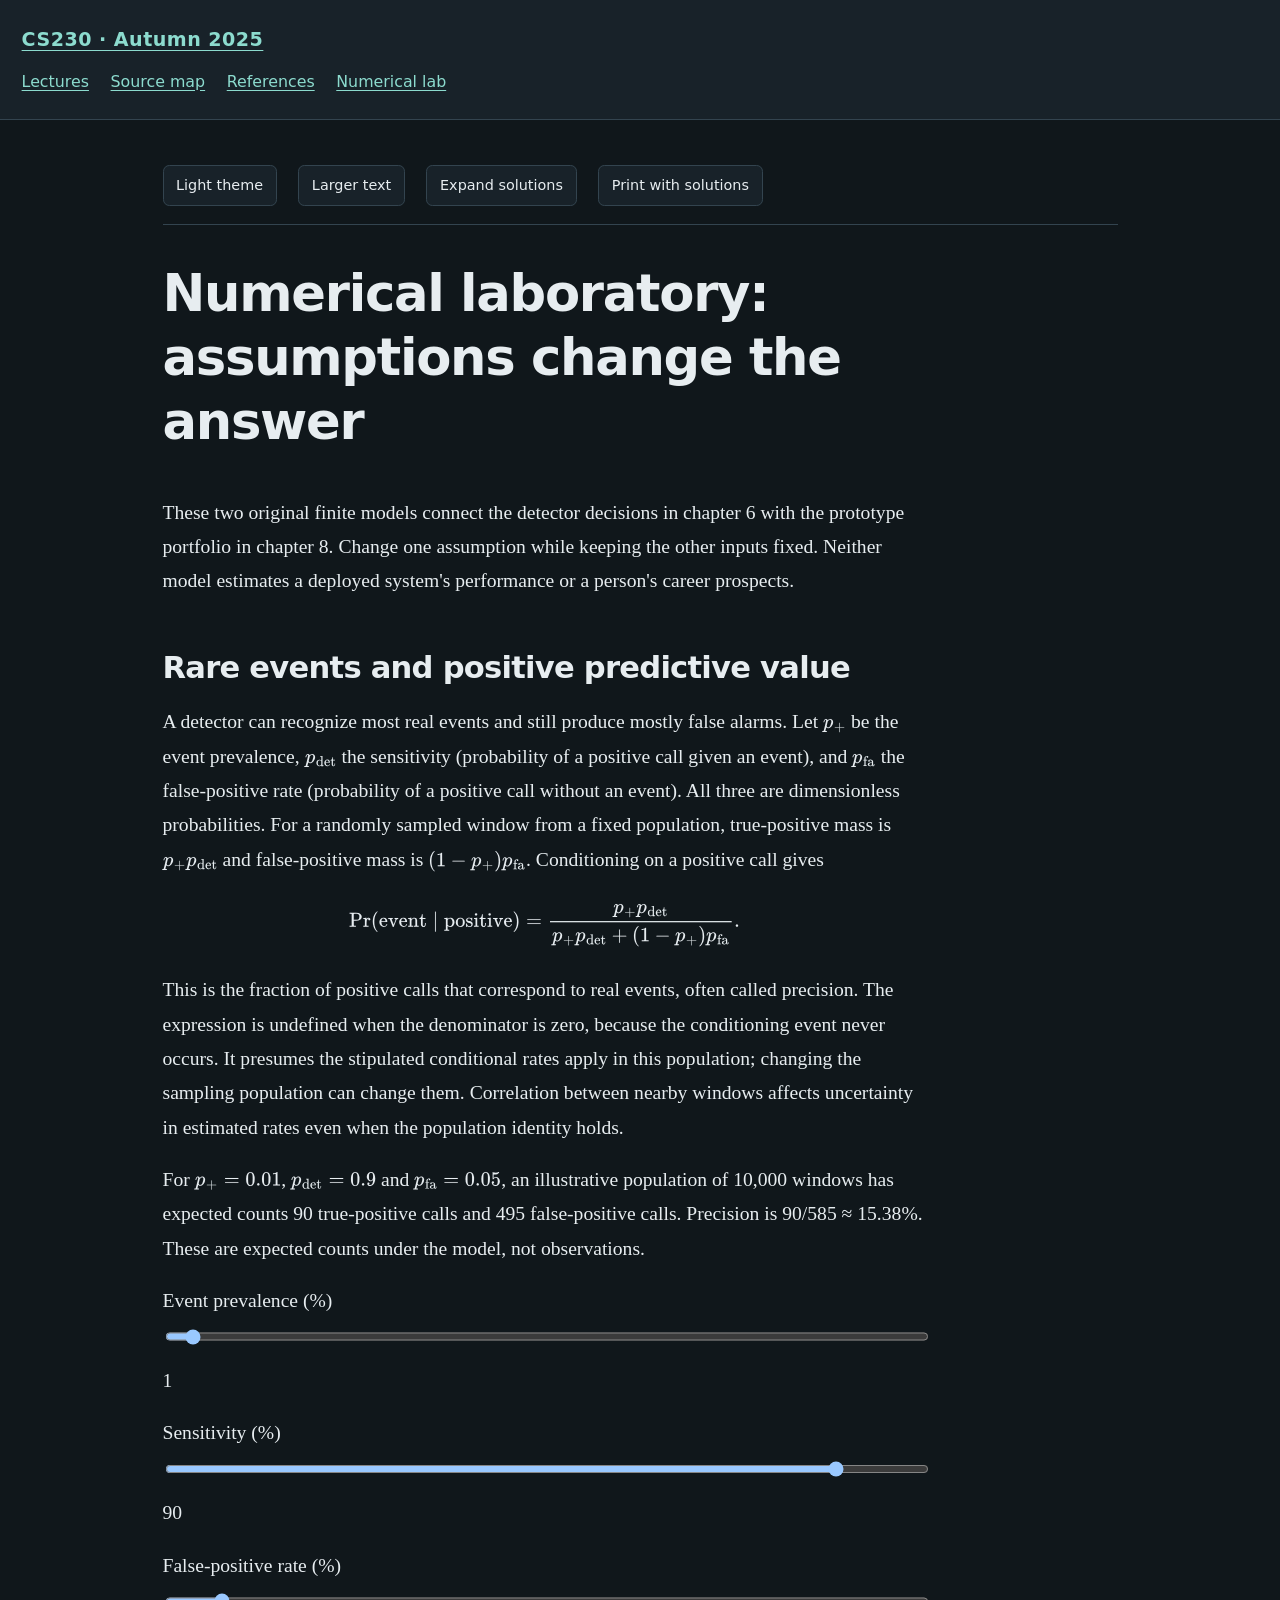
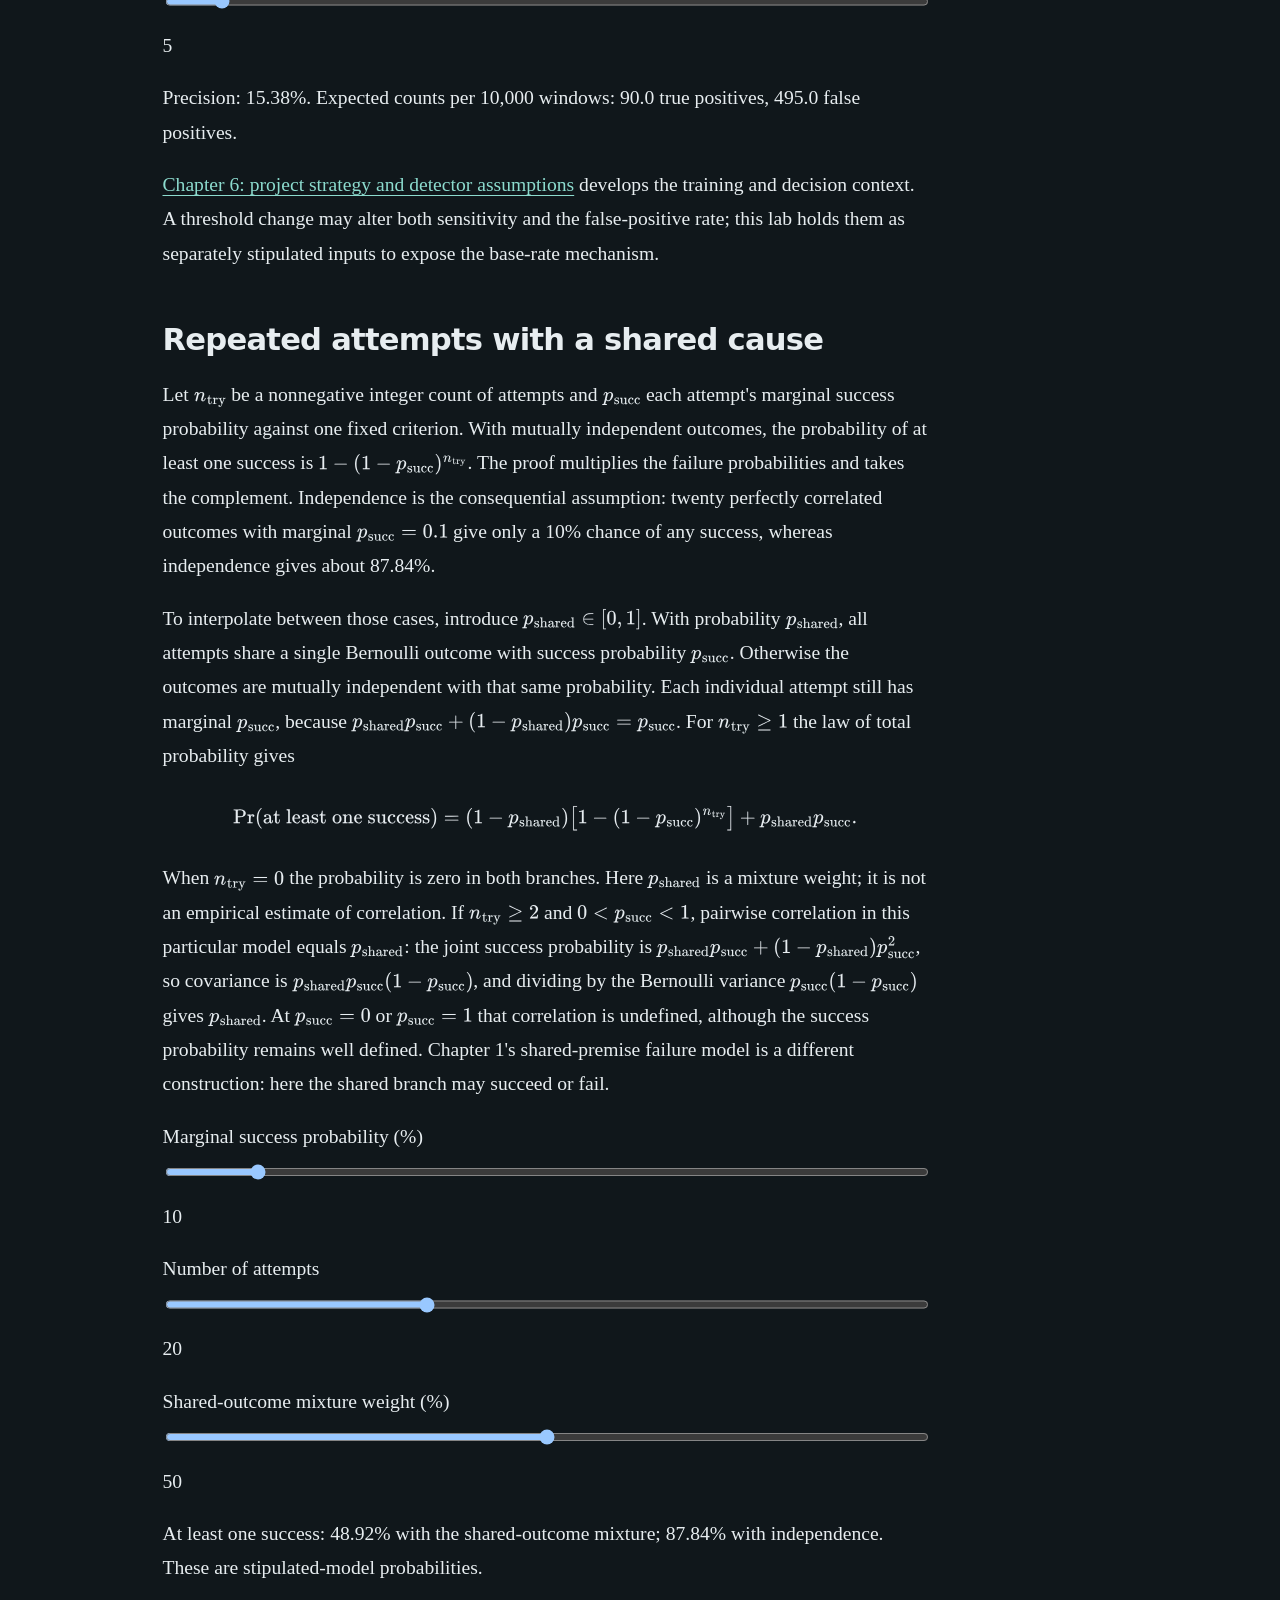
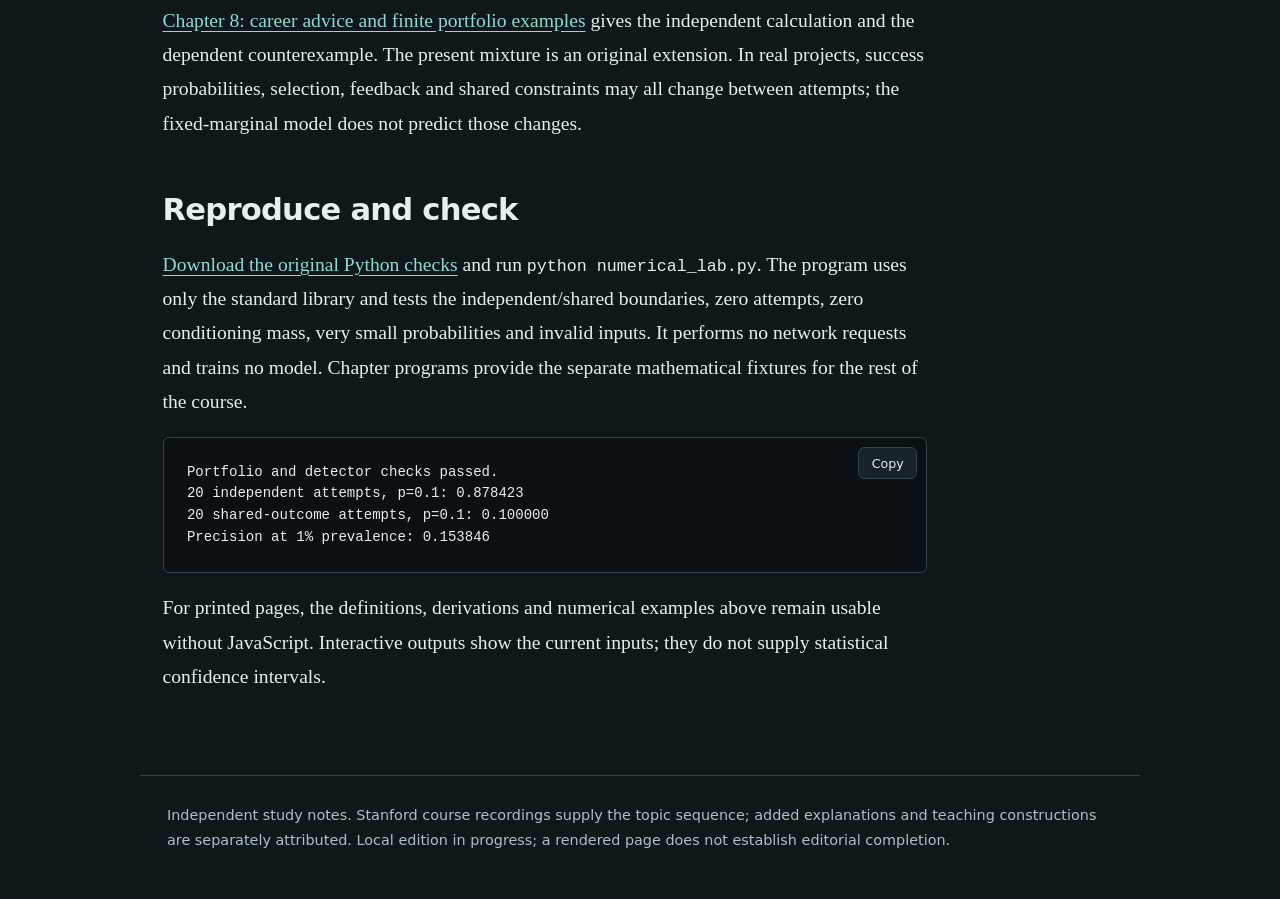
<file: numerical-lab.html>
<!doctype html>
<html lang="en"><head><meta charset="utf-8"><meta name="viewport" content="width=device-width,initial-scale=1">
<meta name="color-scheme" content="dark light"><title>Numerical laboratory · CS230</title>
<link rel="stylesheet" href="assets/book.css"><script>window.MathJax={tex:{inlineMath:[['$','$'],['\\(','\\)']],displayMath:[['$$','$$'],['\\[','\\]']],processEscapes:true},svg:{fontCache:'local'},options:{skipHtmlTags:['script','noscript','style','textarea','pre','code']}};</script>
<script defer src="assets/mathjax-tex-svg.js"></script><script defer src="assets/book.js"></script></head>
<body><a class="skip" href="#main">Skip to content</a>
<header class="site-header"><a class="brand" href="index.html">CS230 · Autumn 2025</a><nav class="course-nav" aria-label="Book"><a href="index.html">Lectures</a><a href="source-map.html">Source map</a><a href="references.html">References</a><a href="numerical-lab.html">Numerical lab</a></nav></header>
<div class="layout no-toc"><main id="main">
<div class="reading-tools" aria-label="Reading controls"><button id="theme-toggle" aria-pressed="false">Light theme</button><button id="text-toggle" aria-pressed="false">Larger text</button><button id="solutions-toggle" aria-pressed="false">Expand solutions</button><button id="print-page">Print with solutions</button></div>
<article id="chapter-content"><h1>Numerical laboratory: assumptions change the answer</h1>
<p>These two original finite models connect the detector decisions in chapter 6 with the prototype portfolio in chapter 8. Change one assumption while keeping the other inputs fixed. Neither model estimates a deployed system's performance or a person's career prospects.</p>
<section id="detector-lab"><h2>Rare events and positive predictive value</h2>
<p>A detector can recognize most real events and still produce mostly false alarms. Let \(p_{+}\) be the event prevalence, \(p_{\mathrm{det}}\) the sensitivity (probability of a positive call given an event), and \(p_{\mathrm{fa}}\) the false-positive rate (probability of a positive call without an event). All three are dimensionless probabilities. For a randomly sampled window from a fixed population, true-positive mass is \(p_{+}p_{\mathrm{det}}\) and false-positive mass is \((1-p_{+})p_{\mathrm{fa}}\). Conditioning on a positive call gives</p>
<p>\[\Pr(\text{event}\mid\text{positive})=\frac{p_{+}p_{\mathrm{det}}}{p_{+}p_{\mathrm{det}}+(1-p_{+})p_{\mathrm{fa}}}.\]</p>
<p>This is the fraction of positive calls that correspond to real events, often called precision. The expression is undefined when the denominator is zero, because the conditioning event never occurs. It presumes the stipulated conditional rates apply in this population; changing the sampling population can change them. Correlation between nearby windows affects uncertainty in estimated rates even when the population identity holds.</p>
<p>For \(p_{+}=0.01\), \(p_{\mathrm{det}}=0.9\) and \(p_{\mathrm{fa}}=0.05\), an illustrative population of 10,000 windows has expected counts 90 true-positive calls and 495 false-positive calls. Precision is 90/585 ≈ 15.38%. These are expected counts under the model, not observations.</p>
<p><label for="prevalence">Event prevalence (%)</label> <input id="prevalence" type="range" min="0" max="100" step="0.1" value="1"> <output id="prevalence-value" for="prevalence"></output></p>
<p><label for="sensitivity">Sensitivity (%)</label> <input id="sensitivity" type="range" min="0" max="100" step="1" value="90"> <output id="sensitivity-value" for="sensitivity"></output></p>
<p><label for="false-positive">False-positive rate (%)</label> <input id="false-positive" type="range" min="0" max="100" step="0.1" value="5"> <output id="false-positive-value" for="false-positive"></output></p>
<p id="detector-result" role="status" aria-live="polite"></p>
<p><a href="lecture-06-ai-project-strategy.html">Chapter 6: project strategy and detector assumptions</a> develops the training and decision context. A threshold change may alter both sensitivity and the false-positive rate; this lab holds them as separately stipulated inputs to expose the base-rate mechanism.</p>
</section>
<section id="portfolio-lab"><h2>Repeated attempts with a shared cause</h2>
<p>Let \(n_{\mathrm{try}}\) be a nonnegative integer count of attempts and \(p_{\mathrm{succ}}\) each attempt's marginal success probability against one fixed criterion. With mutually independent outcomes, the probability of at least one success is \(1-(1-p_{\mathrm{succ}})^{n_{\mathrm{try}}}\). The proof multiplies the failure probabilities and takes the complement. Independence is the consequential assumption: twenty perfectly correlated outcomes with marginal \(p_{\mathrm{succ}}=0.1\) give only a 10% chance of any success, whereas independence gives about 87.84%.</p>
<p>To interpolate between those cases, introduce \(p_{\mathrm{shared}}\in[0,1]\). With probability \(p_{\mathrm{shared}}\), all attempts share a single Bernoulli outcome with success probability \(p_{\mathrm{succ}}\). Otherwise the outcomes are mutually independent with that same probability. Each individual attempt still has marginal \(p_{\mathrm{succ}}\), because \(p_{\mathrm{shared}}p_{\mathrm{succ}}+(1-p_{\mathrm{shared}})p_{\mathrm{succ}}=p_{\mathrm{succ}}\). For \(n_{\mathrm{try}}\ge1\) the law of total probability gives</p>
<p>\[\Pr(\text{at least one success})=(1-p_{\mathrm{shared}})\bigl[1-(1-p_{\mathrm{succ}})^{n_{\mathrm{try}}}\bigr]+p_{\mathrm{shared}}p_{\mathrm{succ}}.\]</p>
<p>When \(n_{\mathrm{try}}=0\) the probability is zero in both branches. Here \(p_{\mathrm{shared}}\) is a mixture weight; it is not an empirical estimate of correlation. If \(n_{\mathrm{try}}\ge2\) and \(0&lt;p_{\mathrm{succ}}&lt;1\), pairwise correlation in this particular model equals \(p_{\mathrm{shared}}\): the joint success probability is \(p_{\mathrm{shared}}p_{\mathrm{succ}}+(1-p_{\mathrm{shared}})p_{\mathrm{succ}}^2\), so covariance is \(p_{\mathrm{shared}}p_{\mathrm{succ}}(1-p_{\mathrm{succ}})\), and dividing by the Bernoulli variance \(p_{\mathrm{succ}}(1-p_{\mathrm{succ}})\) gives \(p_{\mathrm{shared}}\). At \(p_{\mathrm{succ}}=0\) or \(p_{\mathrm{succ}}=1\) that correlation is undefined, although the success probability remains well defined. Chapter 1's shared-premise failure model is a different construction: here the shared branch may succeed or fail.</p>
<p><label for="success-probability">Marginal success probability (%)</label> <input id="success-probability" type="range" min="0" max="100" step="1" value="10"> <output id="success-probability-value" for="success-probability"></output></p>
<p><label for="attempts">Number of attempts</label> <input id="attempts" type="range" min="0" max="60" step="1" value="20"> <output id="attempts-value" for="attempts"></output></p>
<p><label for="shared-fraction">Shared-outcome mixture weight (%)</label> <input id="shared-fraction" type="range" min="0" max="100" step="1" value="50"> <output id="shared-fraction-value" for="shared-fraction"></output></p>
<p id="portfolio-result" role="status" aria-live="polite"></p>
<p><a href="lecture-08-career-advice-in-ai.html">Chapter 8: career advice and finite portfolio examples</a> gives the independent calculation and the dependent counterexample. The present mixture is an original extension. In real projects, success probabilities, selection, feedback and shared constraints may all change between attempts; the fixed-marginal model does not predict those changes.</p>
</section>
<section id="lab-reproduction"><h2>Reproduce and check</h2>
<p><a href="numerical_lab.py">Download the original Python checks</a> and run <code>python numerical_lab.py</code>. The program uses only the standard library and tests the independent/shared boundaries, zero attempts, zero conditioning mass, very small probabilities and invalid inputs. It performs no network requests and trains no model. Chapter programs provide the separate mathematical fixtures for the rest of the course.</p>
<pre><code class="language-text">Portfolio and detector checks passed.
20 independent attempts, p=0.1: 0.878423
20 shared-outcome attempts, p=0.1: 0.100000
Precision at 1% prevalence: 0.153846</code></pre>
<p>For printed pages, the definitions, derivations and numerical examples above remain usable without JavaScript. Interactive outputs show the current inputs; they do not supply statistical confidence intervals.</p>
</section>
<script src="assets/lab.js"></script>
</article></main></div>
<footer class="site-footer">Independent study notes. Stanford course recordings supply the topic sequence; added explanations and teaching constructions are separately attributed. Local edition in progress; a rendered page does not establish editorial completion.</footer></body></html>
</file>
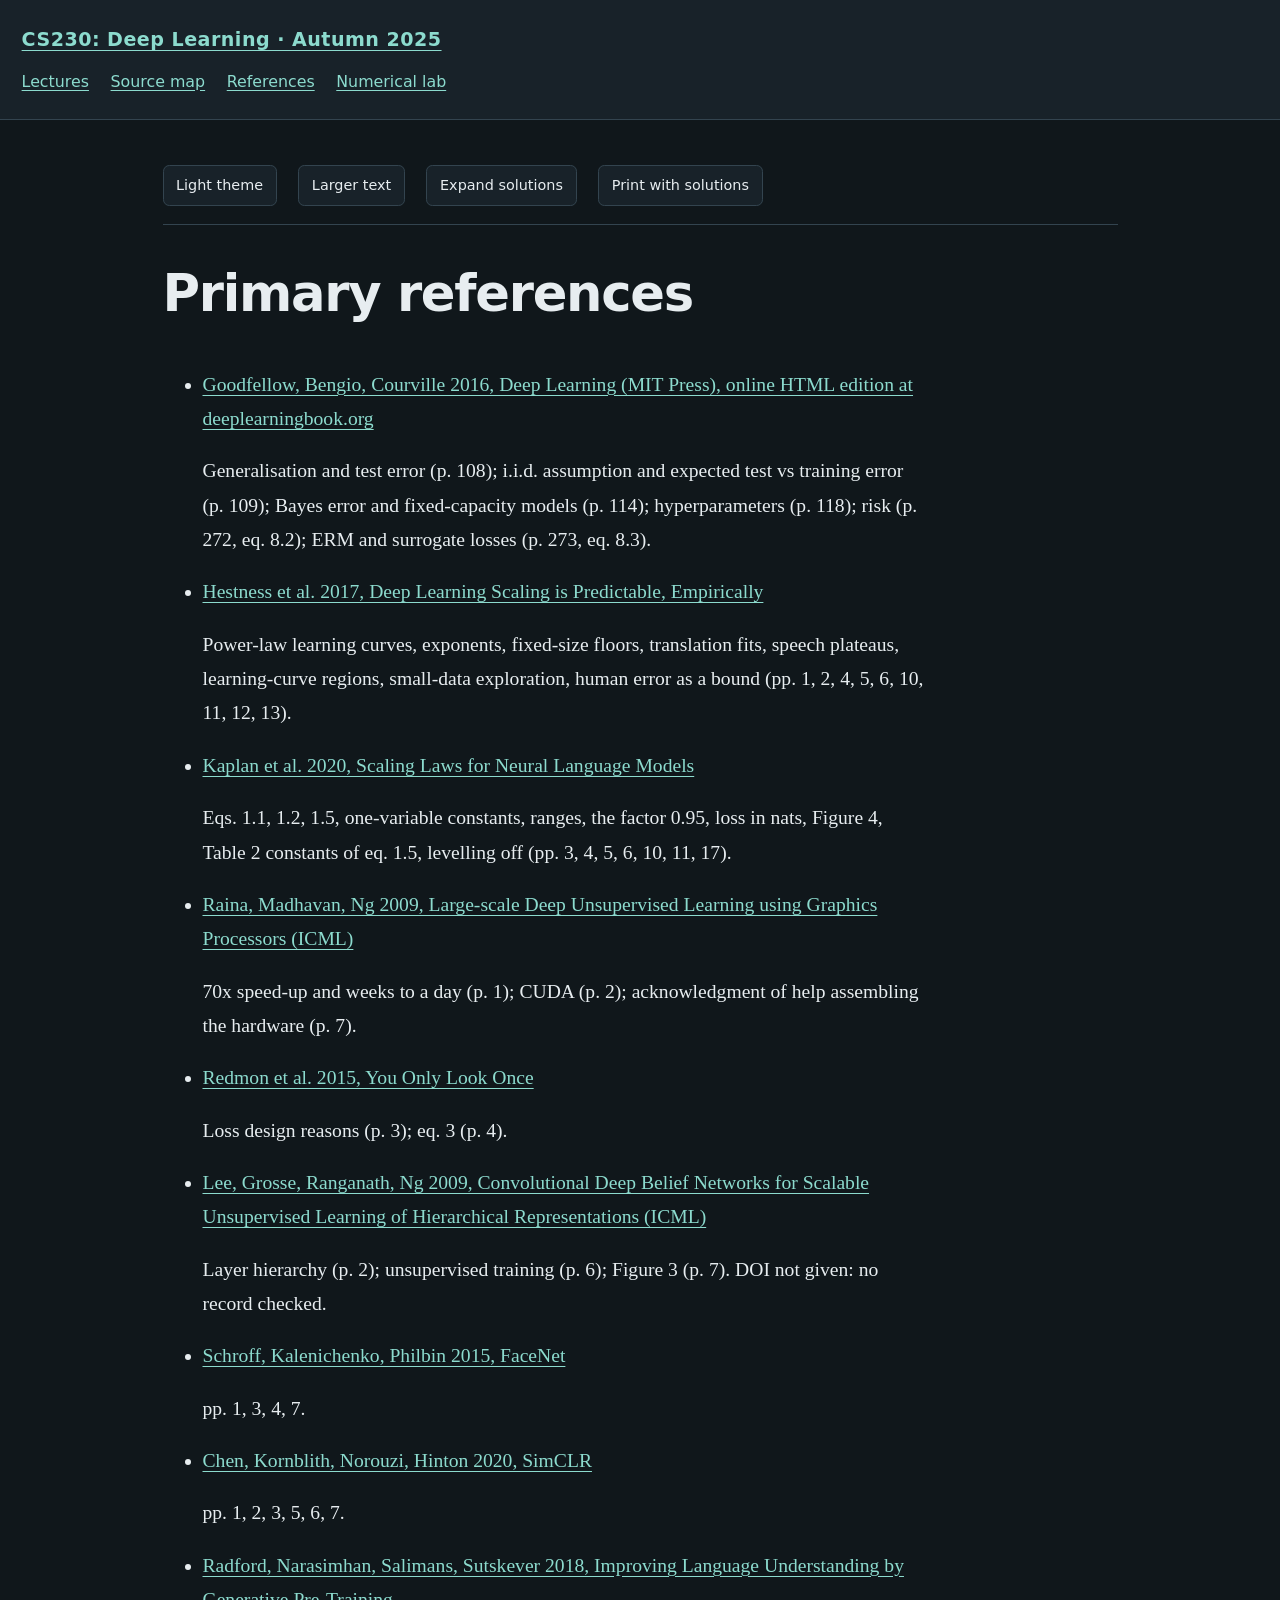
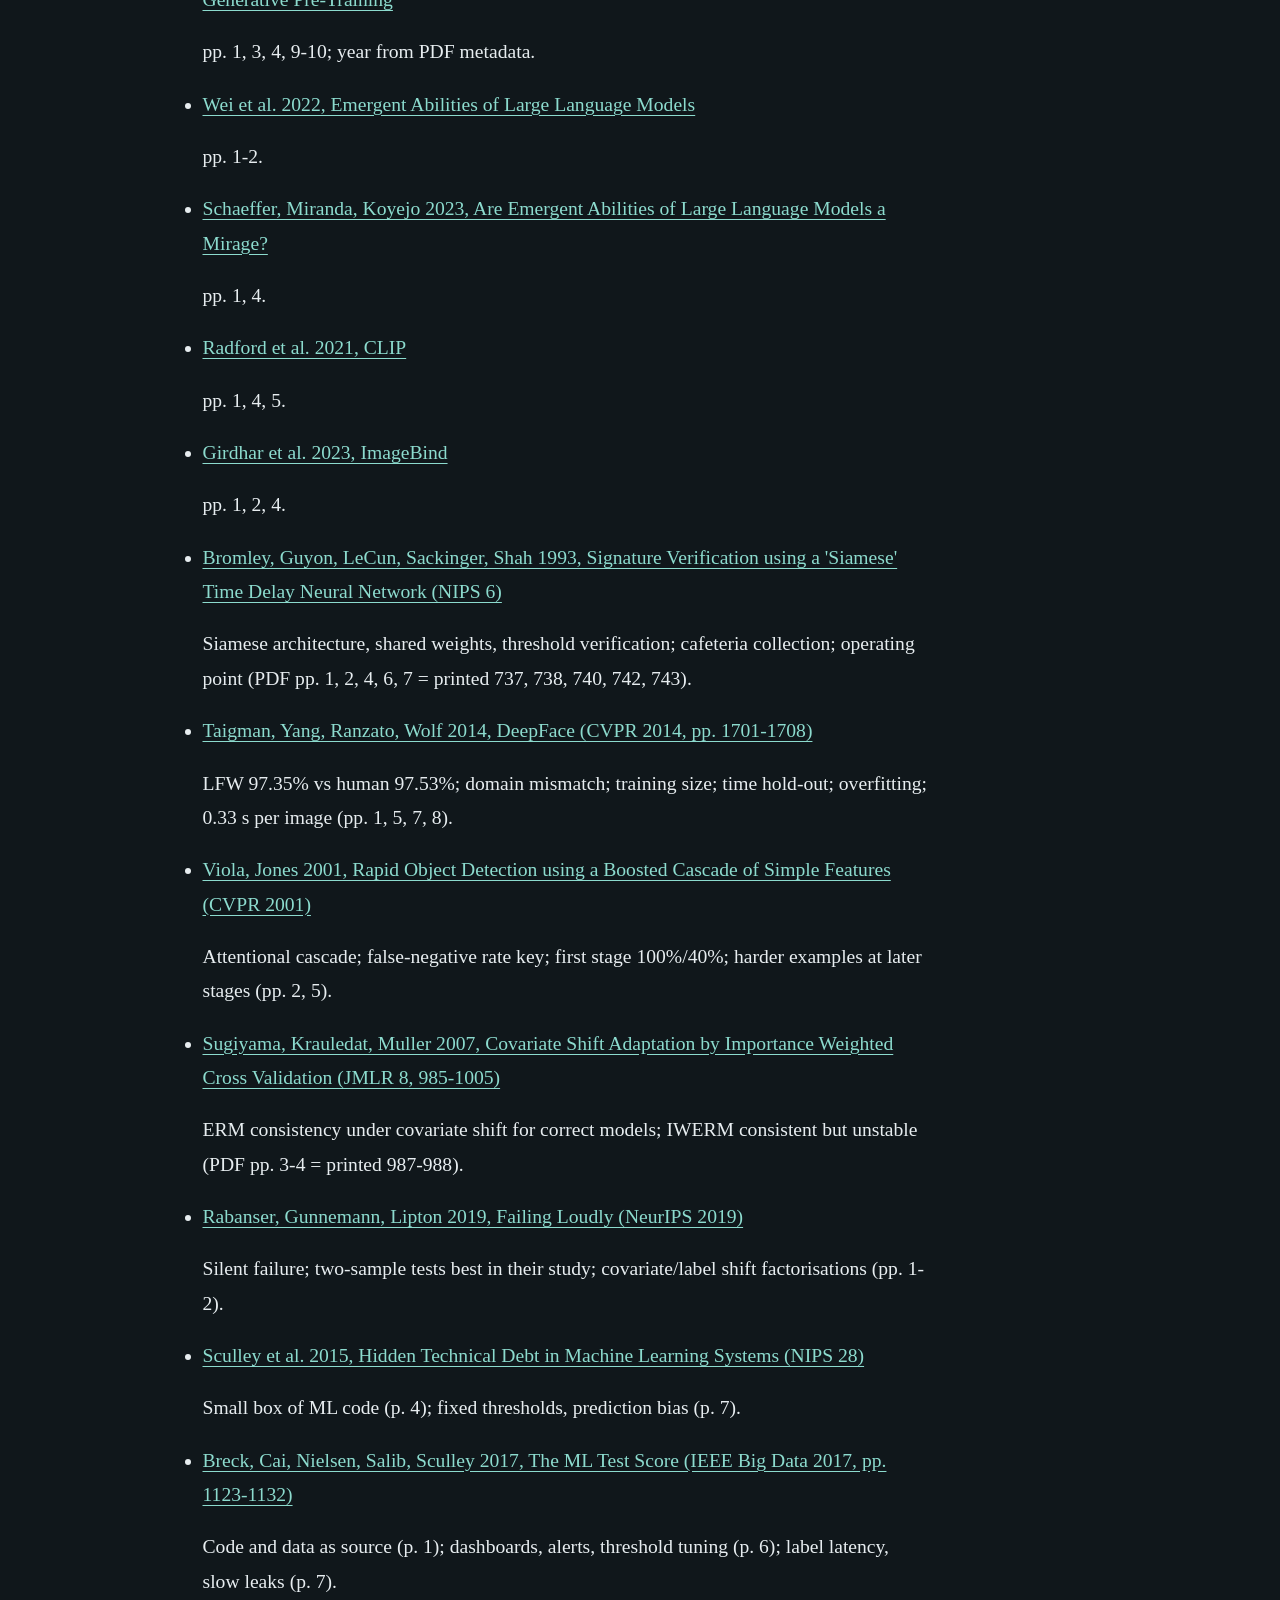
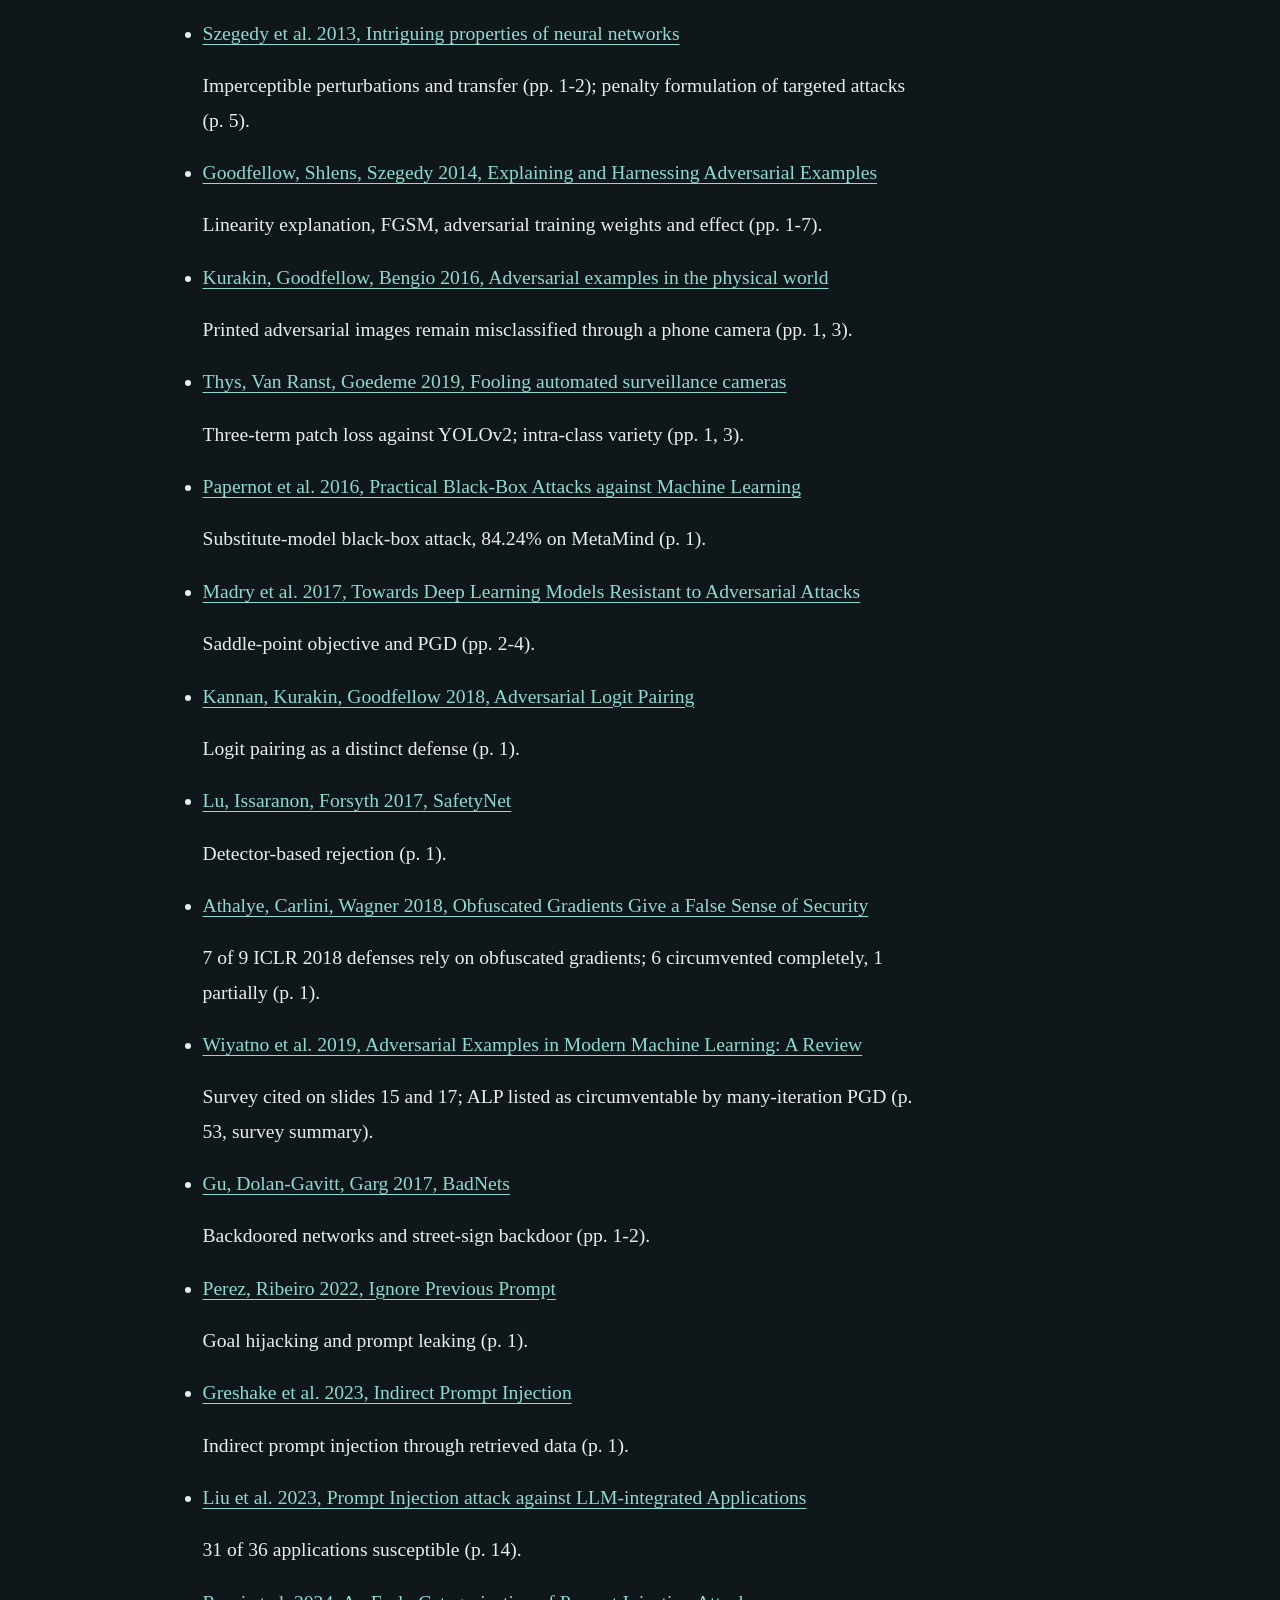
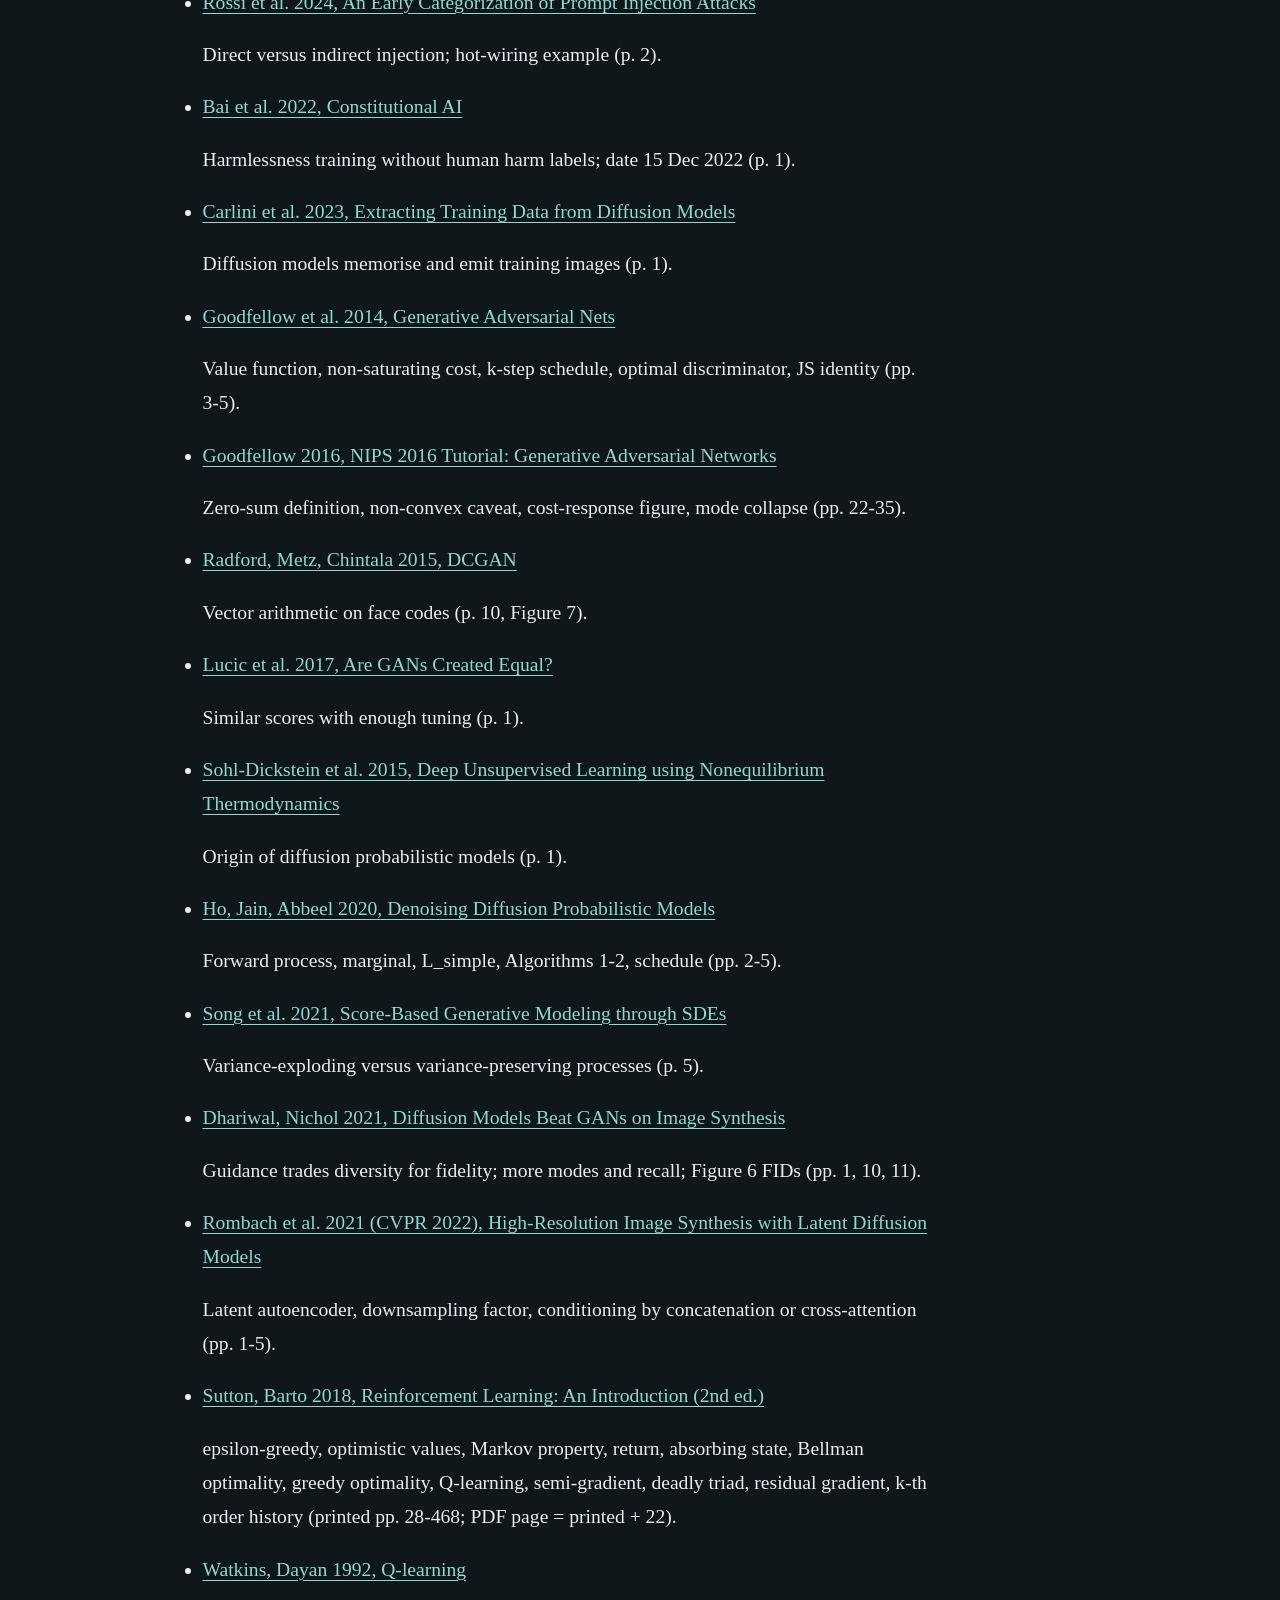
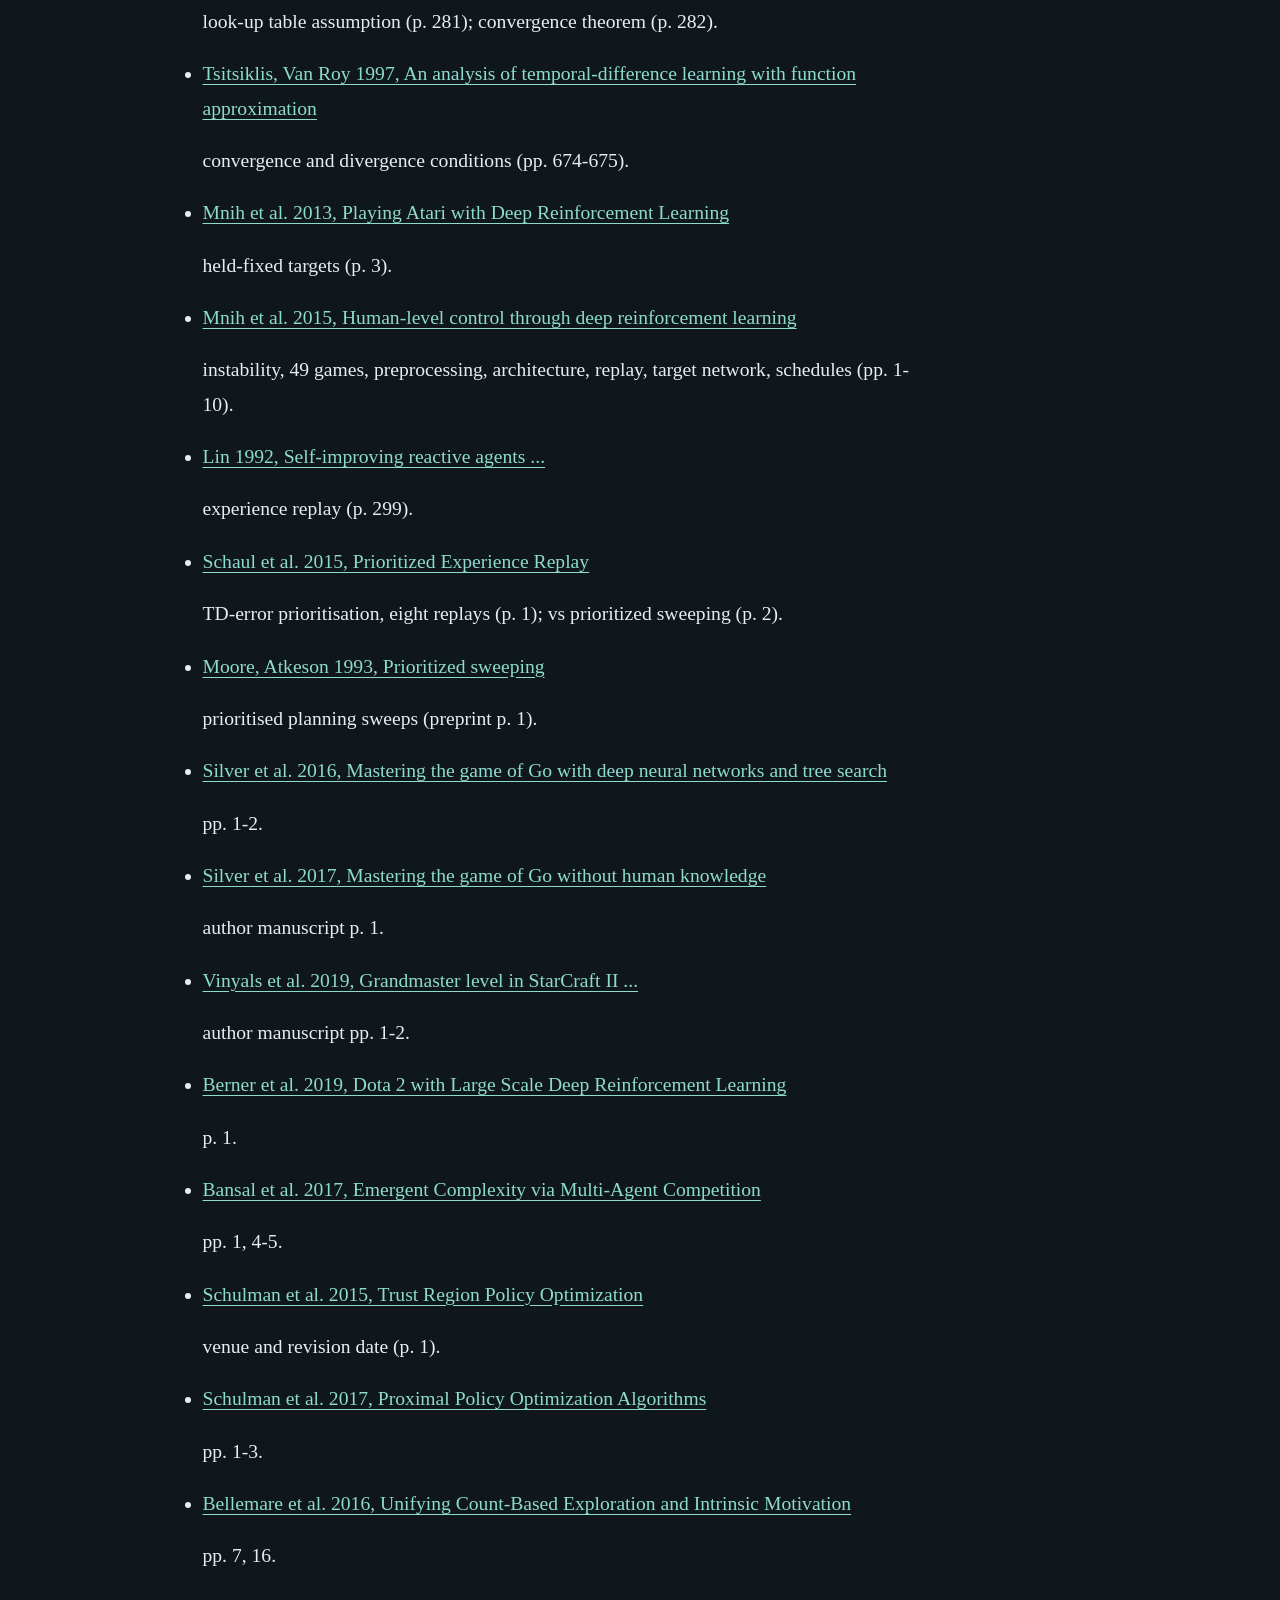
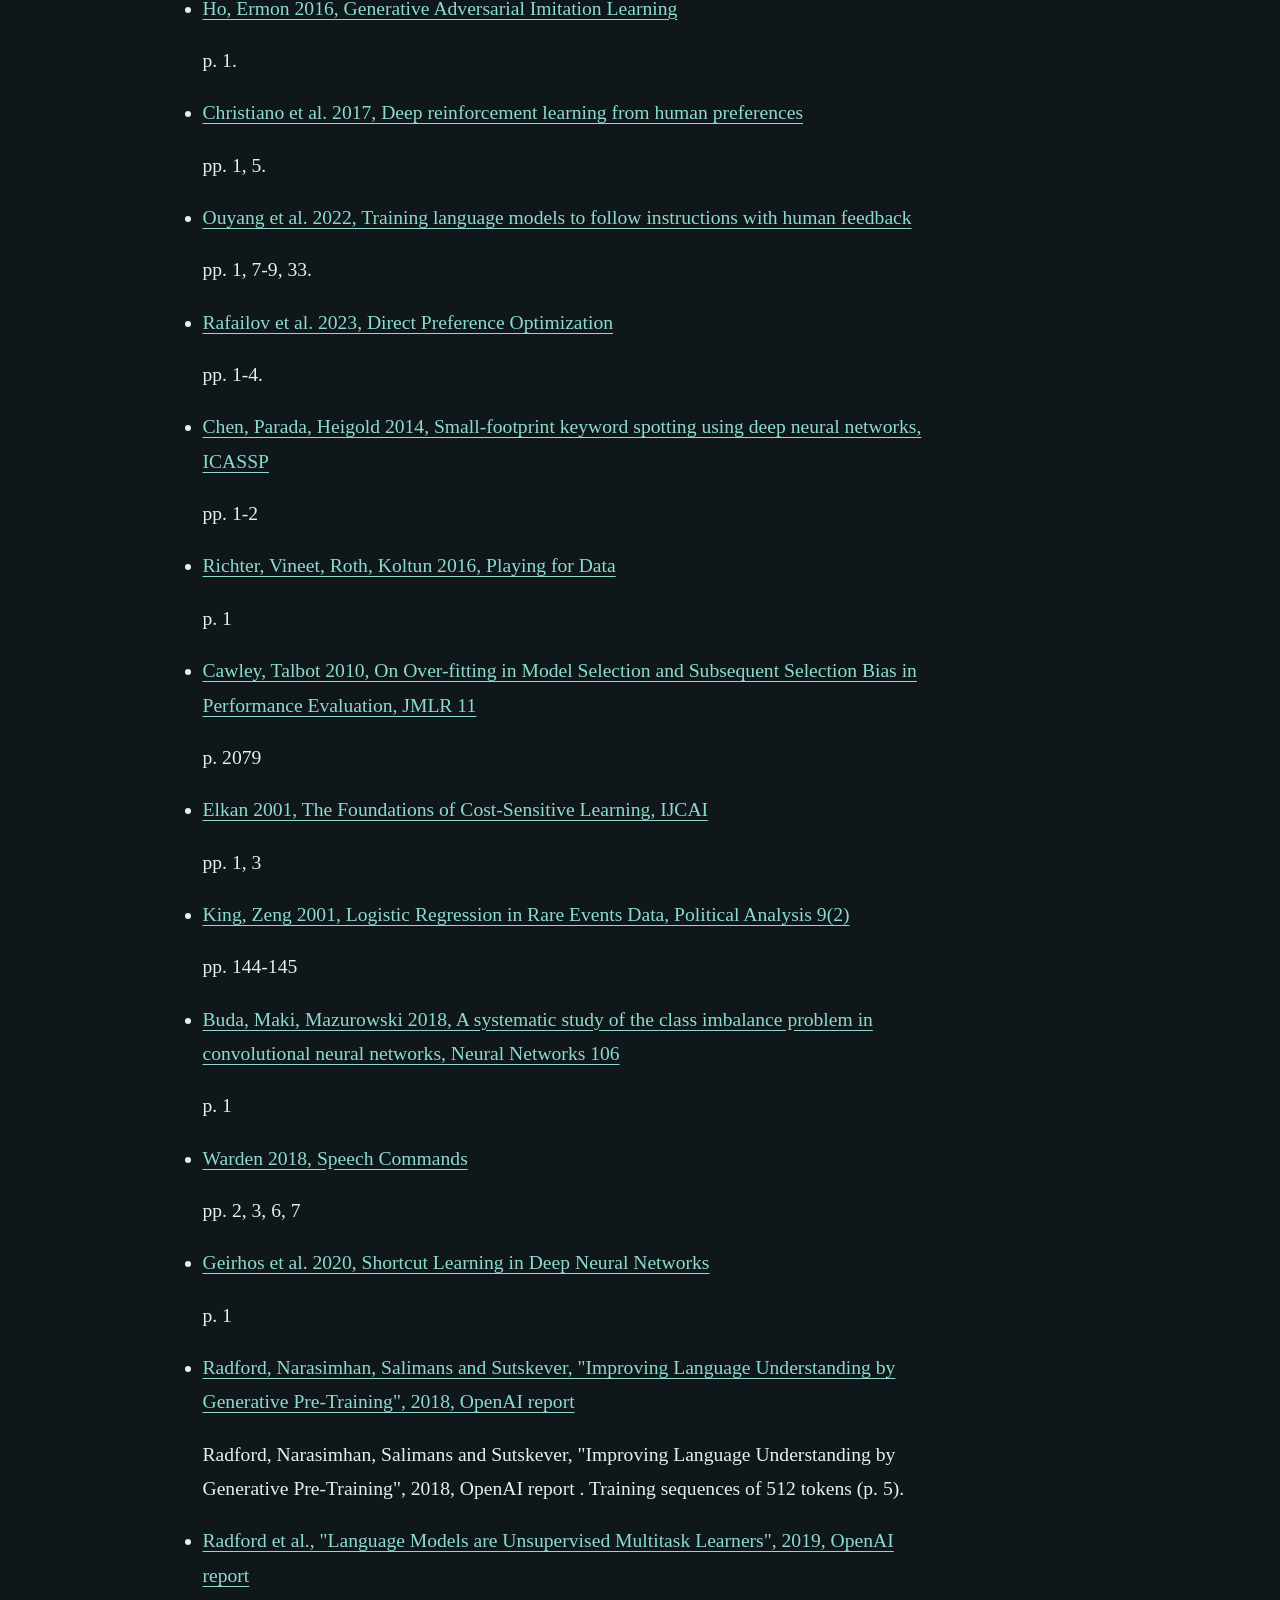
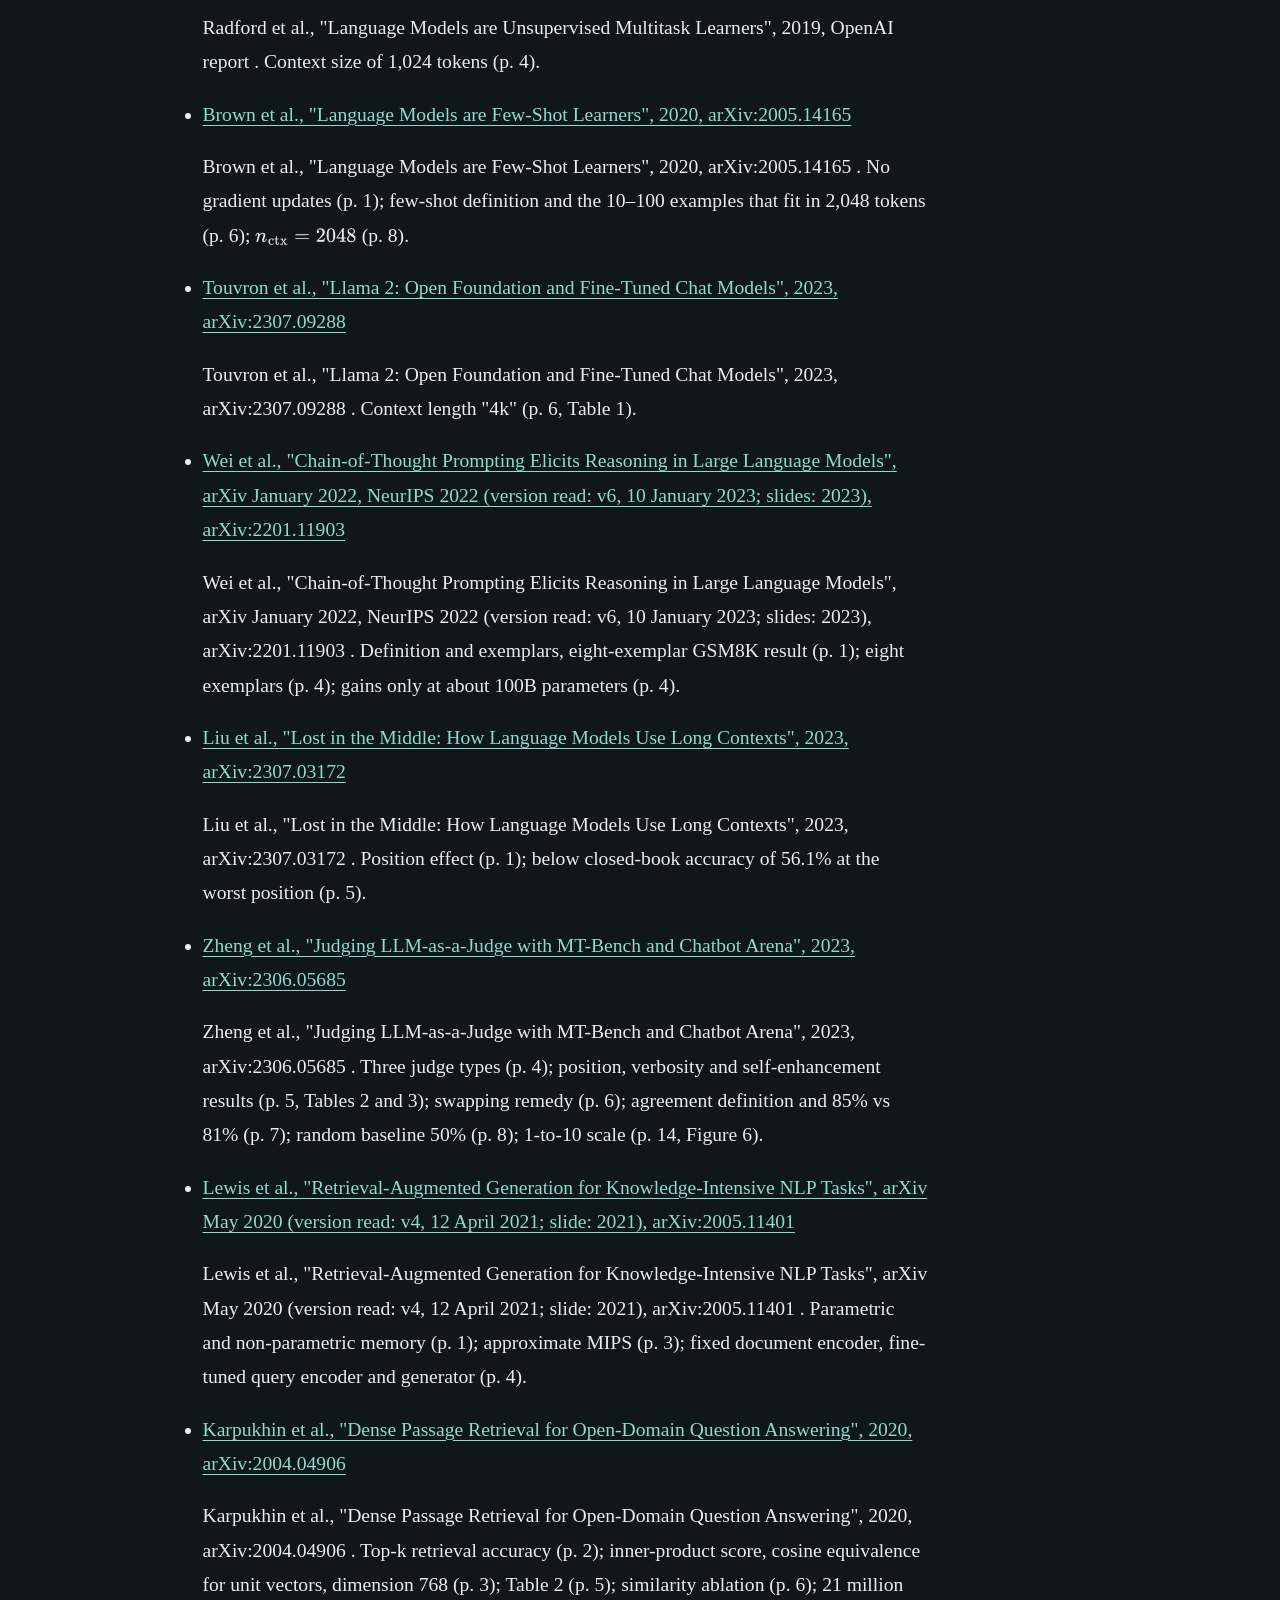
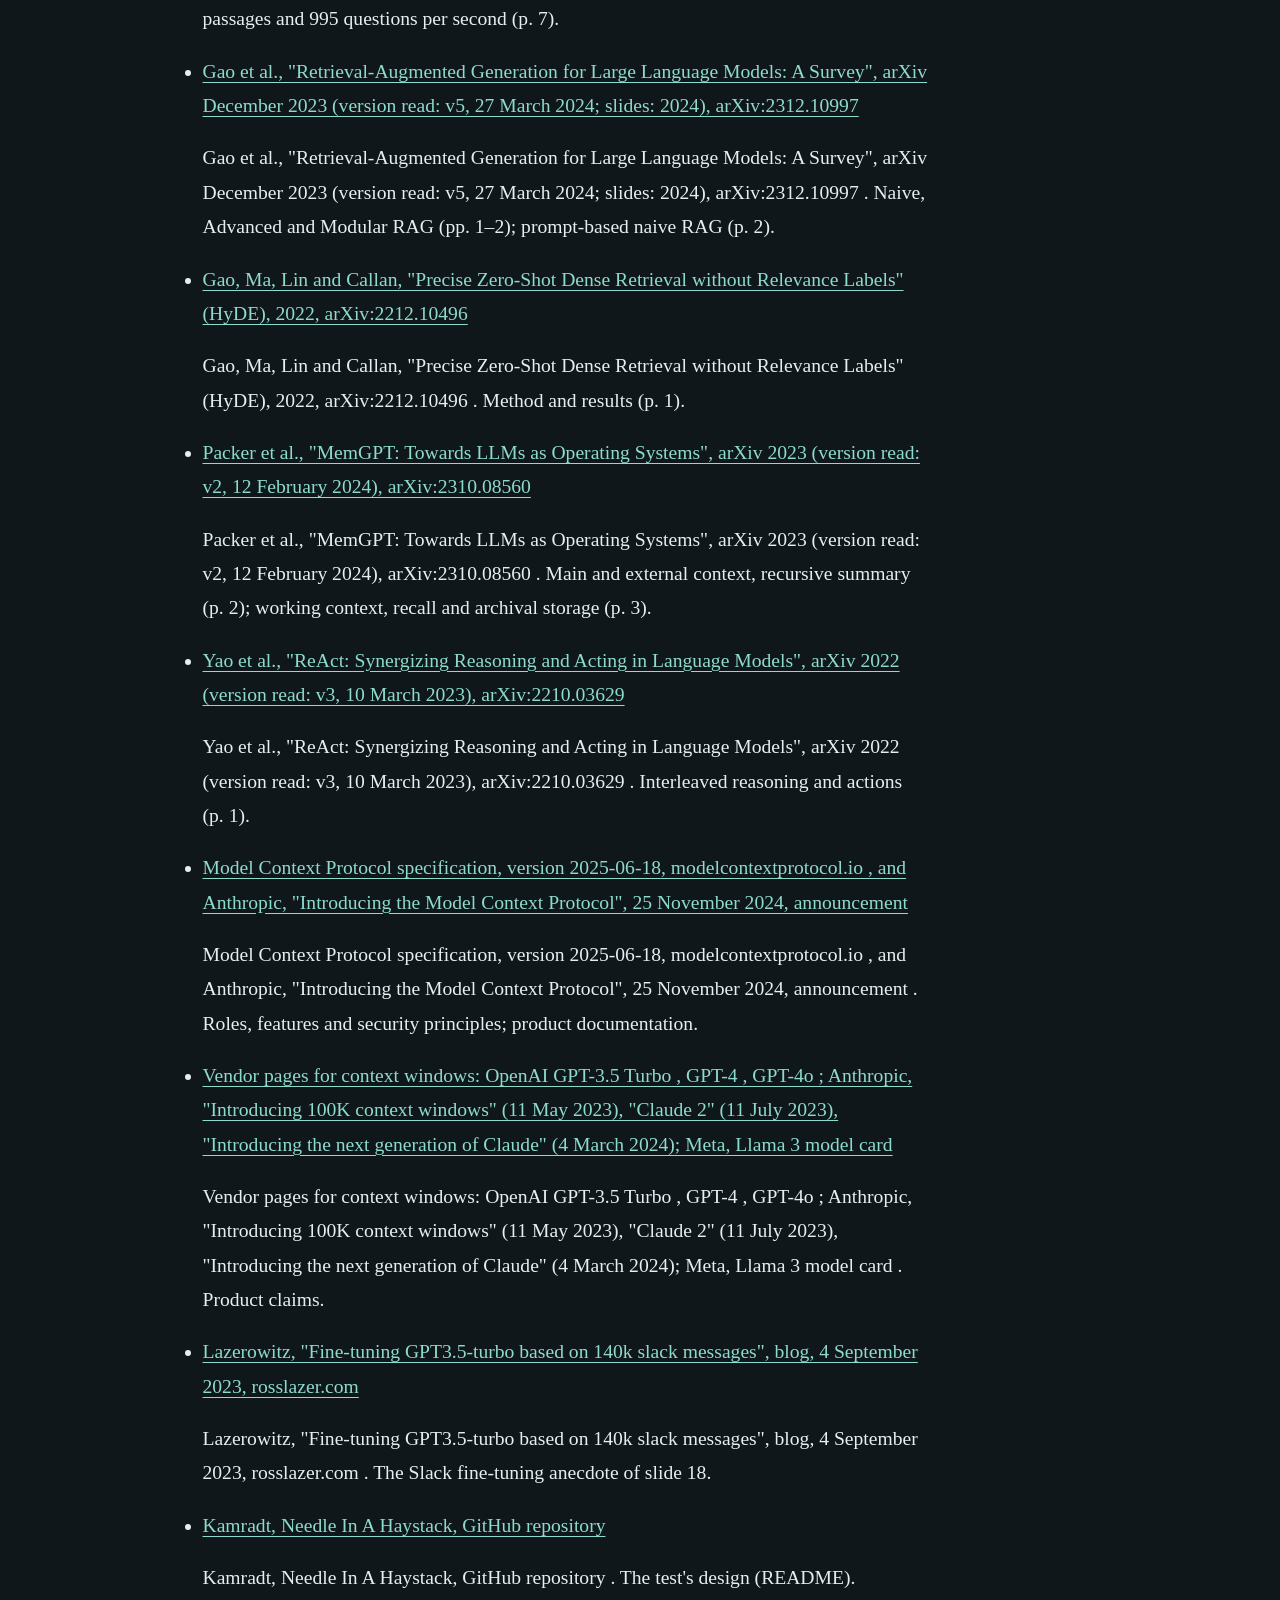
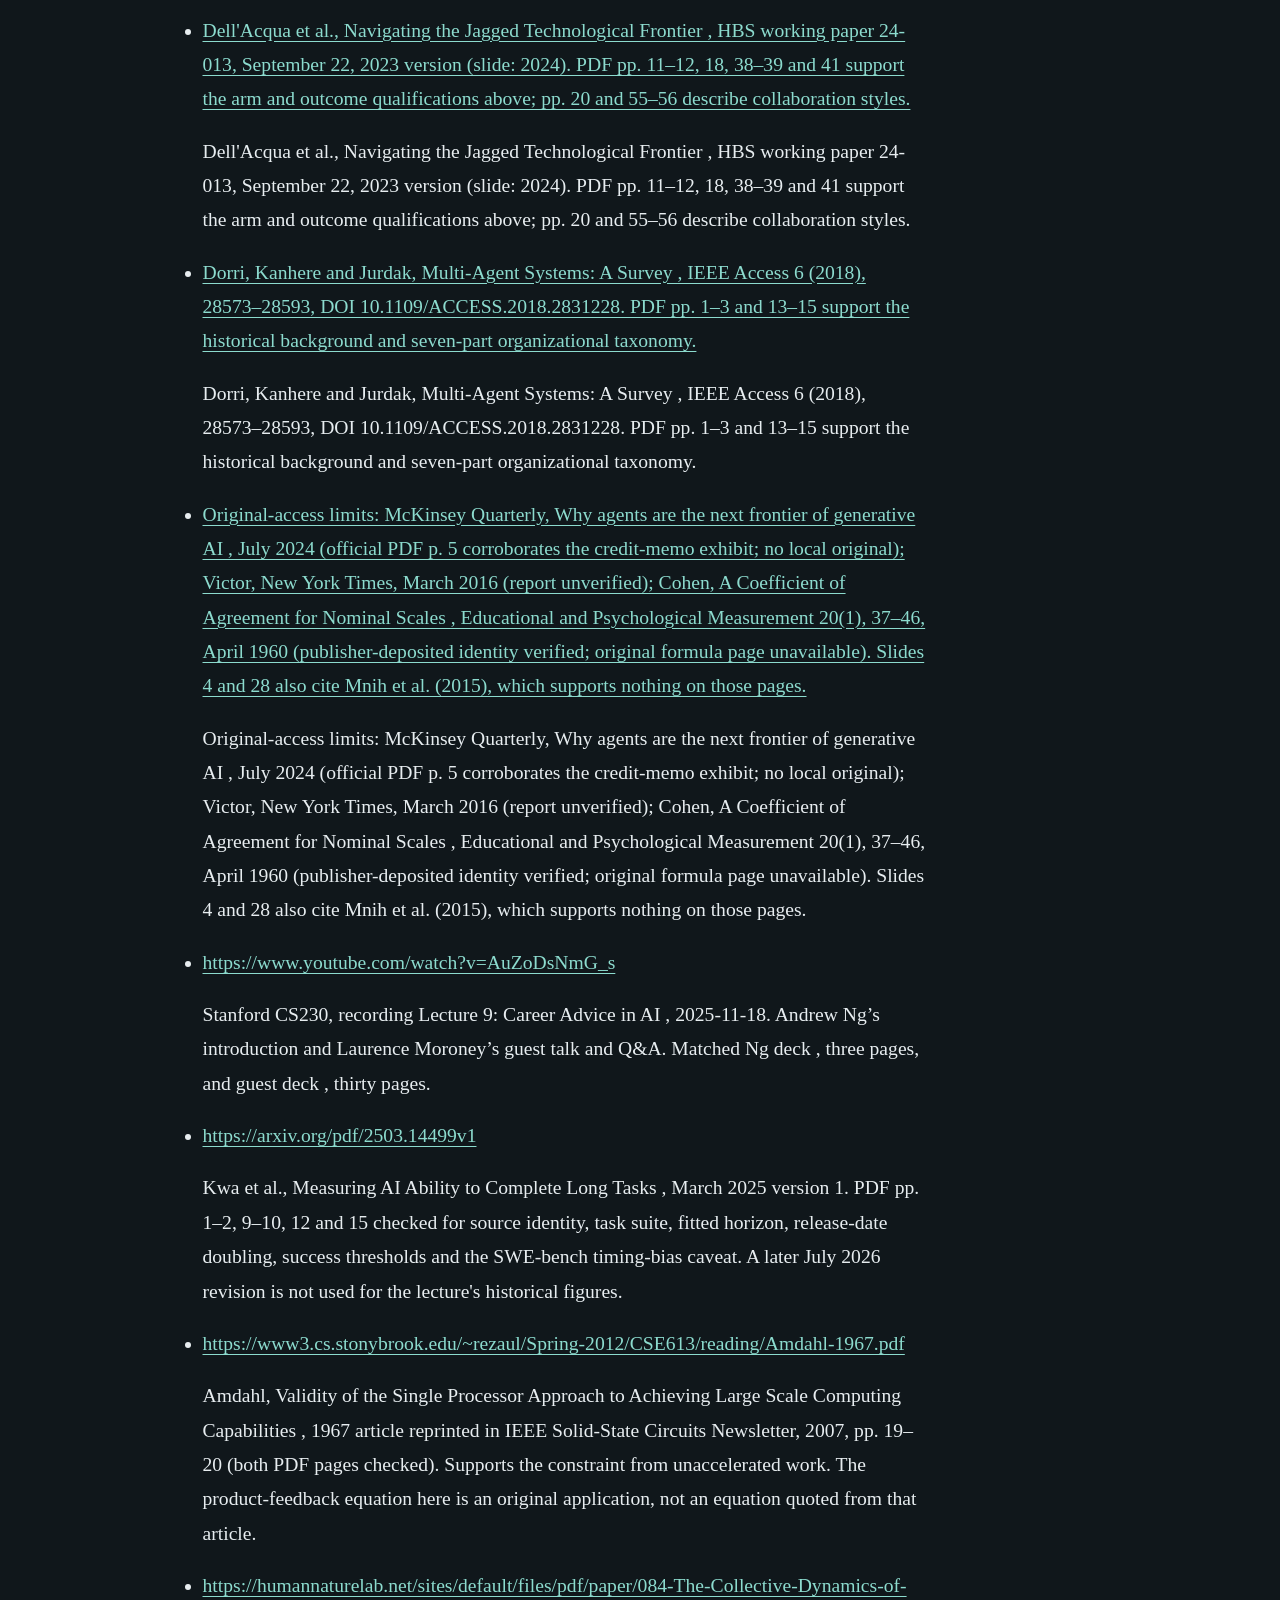
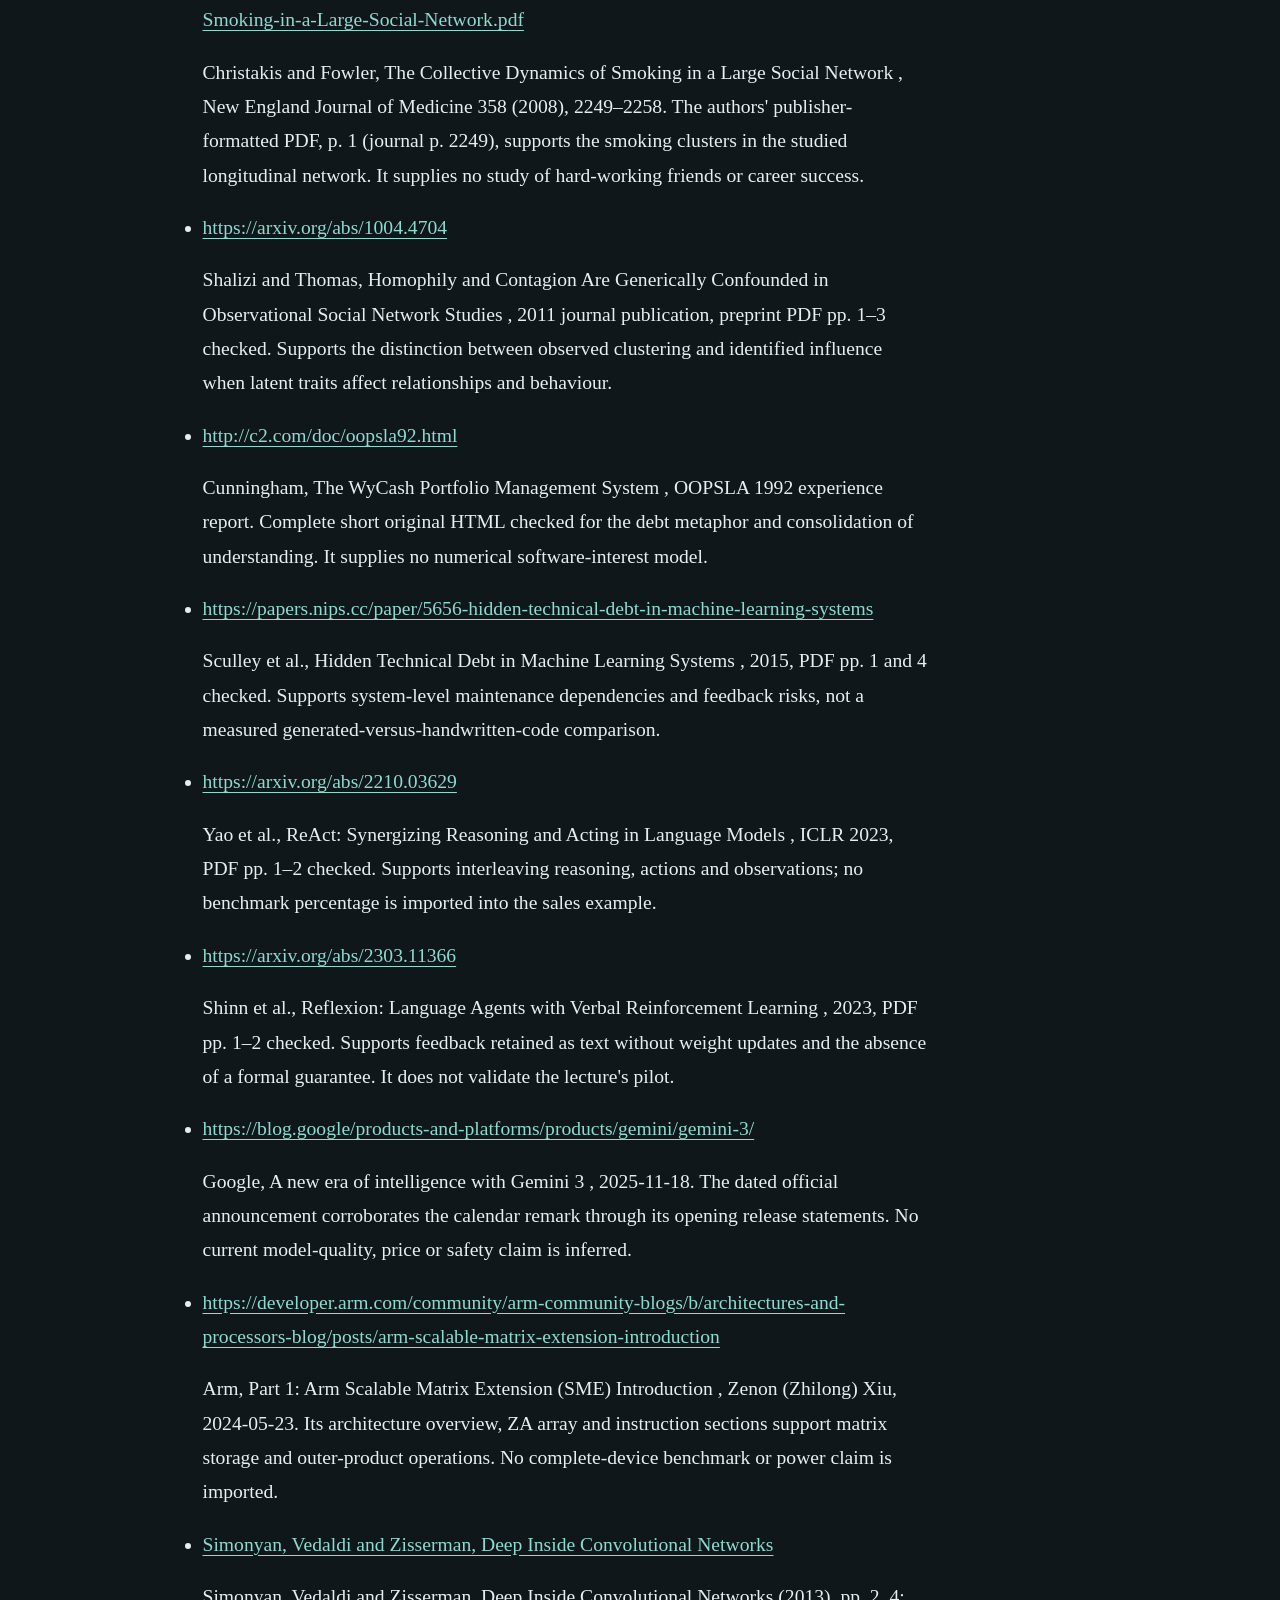
<file: references.html>
<!doctype html>
<html lang="en"><head><meta charset="utf-8"><meta name="viewport" content="width=device-width,initial-scale=1">
<meta name="color-scheme" content="dark light"><title>Primary references · CS230: Deep Learning</title>
<link rel="stylesheet" href="assets/book.css"><script>window.MathJax={tex:{inlineMath:[['$','$'],['\\(','\\)']],displayMath:[['$$','$$'],['\\[','\\]']],processEscapes:true},svg:{fontCache:'local'},options:{skipHtmlTags:['script','noscript','style','textarea','pre','code']}};</script>
<script defer src="assets/mathjax-tex-svg.js"></script><script defer src="assets/book.js"></script></head>
<body><a class="skip" href="#main">Skip to content</a>
<header class="site-header"><a class="brand" href="index.html">CS230: Deep Learning · Autumn 2025</a><nav class="course-nav" aria-label="Book"><a href="index.html">Lectures</a><a href="source-map.html">Source map</a><a href="references.html">References</a><a href="numerical-lab.html">Numerical lab</a></nav></header>
<div class="layout no-toc"><main id="main">
<div class="reading-tools" aria-label="Reading controls"><button id="theme-toggle" aria-pressed="false">Light theme</button><button id="text-toggle" aria-pressed="false">Larger text</button><button id="solutions-toggle" aria-pressed="false">Expand solutions</button><button id="print-page">Print with solutions</button></div>
<article id="chapter-content"><h1>Primary references</h1><ul><li><a href="https://www.deeplearningbook.org/">Goodfellow, Bengio, Courville 2016, Deep Learning (MIT Press), online HTML edition at deeplearningbook.org</a><p>Generalisation and test error (p. 108); i.i.d. assumption and expected test vs training error (p. 109); Bayes error and fixed-capacity models (p. 114); hyperparameters (p. 118); risk (p. 272, eq. 8.2); ERM and surrogate losses (p. 273, eq. 8.3).</p></li><li><a href="https://arxiv.org/abs/1712.00409">Hestness et al. 2017, Deep Learning Scaling is Predictable, Empirically</a><p>Power-law learning curves, exponents, fixed-size floors, translation fits, speech plateaus, learning-curve regions, small-data exploration, human error as a bound (pp. 1, 2, 4, 5, 6, 10, 11, 12, 13).</p></li><li><a href="https://arxiv.org/abs/2001.08361">Kaplan et al. 2020, Scaling Laws for Neural Language Models</a><p>Eqs. 1.1, 1.2, 1.5, one-variable constants, ranges, the factor 0.95, loss in nats, Figure 4, Table 2 constants of eq. 1.5, levelling off (pp. 3, 4, 5, 6, 10, 11, 17).</p></li><li><a href="https://ai.stanford.edu/~ang/papers/icml09-LargeScaleUnsupervisedDeepLearningGPU.pdf">Raina, Madhavan, Ng 2009, Large-scale Deep Unsupervised Learning using Graphics Processors (ICML)</a><p>70x speed-up and weeks to a day (p. 1); CUDA (p. 2); acknowledgment of help assembling the hardware (p. 7).</p></li><li><a href="https://arxiv.org/abs/1506.02640">Redmon et al. 2015, You Only Look Once</a><p>Loss design reasons (p. 3); eq. 3 (p. 4).</p></li><li><a href="https://web.eecs.umich.edu/~honglak/icml09-ConvolutionalDeepBeliefNetworks.pdf">Lee, Grosse, Ranganath, Ng 2009, Convolutional Deep Belief Networks for Scalable Unsupervised Learning of Hierarchical Representations (ICML)</a><p>Layer hierarchy (p. 2); unsupervised training (p. 6); Figure 3 (p. 7). DOI not given: no record checked.</p></li><li><a href="https://arxiv.org/abs/1503.03832">Schroff, Kalenichenko, Philbin 2015, FaceNet</a><p>pp. 1, 3, 4, 7.</p></li><li><a href="https://arxiv.org/abs/2002.05709">Chen, Kornblith, Norouzi, Hinton 2020, SimCLR</a><p>pp. 1, 2, 3, 5, 6, 7.</p></li><li><a href="https://cdn.openai.com/research-covers/language-unsupervised/language_understanding_paper.pdf">Radford, Narasimhan, Salimans, Sutskever 2018, Improving Language Understanding by Generative Pre-Training</a><p>pp. 1, 3, 4, 9-10; year from PDF metadata.</p></li><li><a href="https://arxiv.org/abs/2206.07682">Wei et al. 2022, Emergent Abilities of Large Language Models</a><p>pp. 1-2.</p></li><li><a href="https://arxiv.org/abs/2304.15004">Schaeffer, Miranda, Koyejo 2023, Are Emergent Abilities of Large Language Models a Mirage?</a><p>pp. 1, 4.</p></li><li><a href="https://arxiv.org/abs/2103.00020">Radford et al. 2021, CLIP</a><p>pp. 1, 4, 5.</p></li><li><a href="https://arxiv.org/abs/2305.05665">Girdhar et al. 2023, ImageBind</a><p>pp. 1, 2, 4.</p></li><li><a href="https://proceedings.neurips.cc/paper_files/paper/1993/file/288cc0ff022877bd3df94bc9360b9c5d-Paper.pdf">Bromley, Guyon, LeCun, Sackinger, Shah 1993, Signature Verification using a &#x27;Siamese&#x27; Time Delay Neural Network (NIPS 6)</a><p>Siamese architecture, shared weights, threshold verification; cafeteria collection; operating point (PDF pp. 1, 2, 4, 6, 7 = printed 737, 738, 740, 742, 743).</p></li><li><a href="https://doi.org/10.1109/CVPR.2014.220">Taigman, Yang, Ranzato, Wolf 2014, DeepFace (CVPR 2014, pp. 1701-1708)</a><p>LFW 97.35% vs human 97.53%; domain mismatch; training size; time hold-out; overfitting; 0.33 s per image (pp. 1, 5, 7, 8).</p></li><li><a href="https://doi.org/10.1109/CVPR.2001.990517">Viola, Jones 2001, Rapid Object Detection using a Boosted Cascade of Simple Features (CVPR 2001)</a><p>Attentional cascade; false-negative rate key; first stage 100%/40%; harder examples at later stages (pp. 2, 5).</p></li><li><a href="https://www.jmlr.org/papers/volume8/sugiyama07a/sugiyama07a.pdf">Sugiyama, Krauledat, Muller 2007, Covariate Shift Adaptation by Importance Weighted Cross Validation (JMLR 8, 985-1005)</a><p>ERM consistency under covariate shift for correct models; IWERM consistent but unstable (PDF pp. 3-4 = printed 987-988).</p></li><li><a href="https://arxiv.org/abs/1810.11953">Rabanser, Gunnemann, Lipton 2019, Failing Loudly (NeurIPS 2019)</a><p>Silent failure; two-sample tests best in their study; covariate/label shift factorisations (pp. 1-2).</p></li><li><a href="https://proceedings.neurips.cc/paper_files/paper/2015/file/86df7dcfd896fcaf2674f757a2463eba-Paper.pdf">Sculley et al. 2015, Hidden Technical Debt in Machine Learning Systems (NIPS 28)</a><p>Small box of ML code (p. 4); fixed thresholds, prediction bias (p. 7).</p></li><li><a href="https://doi.org/10.1109/BigData.2017.8258038">Breck, Cai, Nielsen, Salib, Sculley 2017, The ML Test Score (IEEE Big Data 2017, pp. 1123-1132)</a><p>Code and data as source (p. 1); dashboards, alerts, threshold tuning (p. 6); label latency, slow leaks (p. 7).</p></li><li><a href="https://arxiv.org/abs/1312.6199">Szegedy et al. 2013, Intriguing properties of neural networks</a><p>Imperceptible perturbations and transfer (pp. 1-2); penalty formulation of targeted attacks (p. 5).</p></li><li><a href="https://arxiv.org/abs/1412.6572">Goodfellow, Shlens, Szegedy 2014, Explaining and Harnessing Adversarial Examples</a><p>Linearity explanation, FGSM, adversarial training weights and effect (pp. 1-7).</p></li><li><a href="https://arxiv.org/abs/1607.02533">Kurakin, Goodfellow, Bengio 2016, Adversarial examples in the physical world</a><p>Printed adversarial images remain misclassified through a phone camera (pp. 1, 3).</p></li><li><a href="https://arxiv.org/abs/1904.08653">Thys, Van Ranst, Goedeme 2019, Fooling automated surveillance cameras</a><p>Three-term patch loss against YOLOv2; intra-class variety (pp. 1, 3).</p></li><li><a href="https://arxiv.org/abs/1602.02697">Papernot et al. 2016, Practical Black-Box Attacks against Machine Learning</a><p>Substitute-model black-box attack, 84.24% on MetaMind (p. 1).</p></li><li><a href="https://arxiv.org/abs/1706.06083">Madry et al. 2017, Towards Deep Learning Models Resistant to Adversarial Attacks</a><p>Saddle-point objective and PGD (pp. 2-4).</p></li><li><a href="https://arxiv.org/abs/1803.06373">Kannan, Kurakin, Goodfellow 2018, Adversarial Logit Pairing</a><p>Logit pairing as a distinct defense (p. 1).</p></li><li><a href="https://arxiv.org/abs/1704.00103">Lu, Issaranon, Forsyth 2017, SafetyNet</a><p>Detector-based rejection (p. 1).</p></li><li><a href="https://arxiv.org/abs/1802.00420">Athalye, Carlini, Wagner 2018, Obfuscated Gradients Give a False Sense of Security</a><p>7 of 9 ICLR 2018 defenses rely on obfuscated gradients; 6 circumvented completely, 1 partially (p. 1).</p></li><li><a href="https://arxiv.org/abs/1911.05268">Wiyatno et al. 2019, Adversarial Examples in Modern Machine Learning: A Review</a><p>Survey cited on slides 15 and 17; ALP listed as circumventable by many-iteration PGD (p. 53, survey summary).</p></li><li><a href="https://arxiv.org/abs/1708.06733">Gu, Dolan-Gavitt, Garg 2017, BadNets</a><p>Backdoored networks and street-sign backdoor (pp. 1-2).</p></li><li><a href="https://arxiv.org/abs/2211.09527">Perez, Ribeiro 2022, Ignore Previous Prompt</a><p>Goal hijacking and prompt leaking (p. 1).</p></li><li><a href="https://arxiv.org/abs/2302.12173">Greshake et al. 2023, Indirect Prompt Injection</a><p>Indirect prompt injection through retrieved data (p. 1).</p></li><li><a href="https://arxiv.org/abs/2306.05499">Liu et al. 2023, Prompt Injection attack against LLM-integrated Applications</a><p>31 of 36 applications susceptible (p. 14).</p></li><li><a href="https://arxiv.org/abs/2402.00898">Rossi et al. 2024, An Early Categorization of Prompt Injection Attacks</a><p>Direct versus indirect injection; hot-wiring example (p. 2).</p></li><li><a href="https://arxiv.org/abs/2212.08073">Bai et al. 2022, Constitutional AI</a><p>Harmlessness training without human harm labels; date 15 Dec 2022 (p. 1).</p></li><li><a href="https://arxiv.org/abs/2301.13188">Carlini et al. 2023, Extracting Training Data from Diffusion Models</a><p>Diffusion models memorise and emit training images (p. 1).</p></li><li><a href="https://arxiv.org/abs/1406.2661">Goodfellow et al. 2014, Generative Adversarial Nets</a><p>Value function, non-saturating cost, k-step schedule, optimal discriminator, JS identity (pp. 3-5).</p></li><li><a href="https://arxiv.org/abs/1701.00160">Goodfellow 2016, NIPS 2016 Tutorial: Generative Adversarial Networks</a><p>Zero-sum definition, non-convex caveat, cost-response figure, mode collapse (pp. 22-35).</p></li><li><a href="https://arxiv.org/abs/1511.06434">Radford, Metz, Chintala 2015, DCGAN</a><p>Vector arithmetic on face codes (p. 10, Figure 7).</p></li><li><a href="https://arxiv.org/abs/1711.10337">Lucic et al. 2017, Are GANs Created Equal?</a><p>Similar scores with enough tuning (p. 1).</p></li><li><a href="https://arxiv.org/abs/1503.03585">Sohl-Dickstein et al. 2015, Deep Unsupervised Learning using Nonequilibrium Thermodynamics</a><p>Origin of diffusion probabilistic models (p. 1).</p></li><li><a href="https://arxiv.org/abs/2006.11239">Ho, Jain, Abbeel 2020, Denoising Diffusion Probabilistic Models</a><p>Forward process, marginal, L_simple, Algorithms 1-2, schedule (pp. 2-5).</p></li><li><a href="https://arxiv.org/abs/2011.13456">Song et al. 2021, Score-Based Generative Modeling through SDEs</a><p>Variance-exploding versus variance-preserving processes (p. 5).</p></li><li><a href="https://arxiv.org/abs/2105.05233">Dhariwal, Nichol 2021, Diffusion Models Beat GANs on Image Synthesis</a><p>Guidance trades diversity for fidelity; more modes and recall; Figure 6 FIDs (pp. 1, 10, 11).</p></li><li><a href="https://arxiv.org/abs/2112.10752">Rombach et al. 2021 (CVPR 2022), High-Resolution Image Synthesis with Latent Diffusion Models</a><p>Latent autoencoder, downsampling factor, conditioning by concatenation or cross-attention (pp. 1-5).</p></li><li><a href="http://incompleteideas.net/book/the-book-2nd.html">Sutton, Barto 2018, Reinforcement Learning: An Introduction (2nd ed.)</a><p>epsilon-greedy, optimistic values, Markov property, return, absorbing state, Bellman optimality, greedy optimality, Q-learning, semi-gradient, deadly triad, residual gradient, k-th order history (printed pp. 28-468; PDF page = printed + 22).</p></li><li><a href="https://doi.org/10.1007/BF00992698">Watkins, Dayan 1992, Q-learning</a><p>look-up table assumption (p. 281); convergence theorem (p. 282).</p></li><li><a href="https://doi.org/10.1109/9.580874">Tsitsiklis, Van Roy 1997, An analysis of temporal-difference learning with function approximation</a><p>convergence and divergence conditions (pp. 674-675).</p></li><li><a href="https://arxiv.org/abs/1312.5602">Mnih et al. 2013, Playing Atari with Deep Reinforcement Learning</a><p>held-fixed targets (p. 3).</p></li><li><a href="https://doi.org/10.1038/nature14236">Mnih et al. 2015, Human-level control through deep reinforcement learning</a><p>instability, 49 games, preprocessing, architecture, replay, target network, schedules (pp. 1-10).</p></li><li><a href="https://doi.org/10.1007/BF00992699">Lin 1992, Self-improving reactive agents ...</a><p>experience replay (p. 299).</p></li><li><a href="https://arxiv.org/abs/1511.05952">Schaul et al. 2015, Prioritized Experience Replay</a><p>TD-error prioritisation, eight replays (p. 1); vs prioritized sweeping (p. 2).</p></li><li><a href="https://doi.org/10.1007/BF00993104">Moore, Atkeson 1993, Prioritized sweeping</a><p>prioritised planning sweeps (preprint p. 1).</p></li><li><a href="https://doi.org/10.1038/nature16961">Silver et al. 2016, Mastering the game of Go with deep neural networks and tree search</a><p>pp. 1-2.</p></li><li><a href="https://doi.org/10.1038/nature24270">Silver et al. 2017, Mastering the game of Go without human knowledge</a><p>author manuscript p. 1.</p></li><li><a href="https://doi.org/10.1038/s41586-019-1724-z">Vinyals et al. 2019, Grandmaster level in StarCraft II ...</a><p>author manuscript pp. 1-2.</p></li><li><a href="https://arxiv.org/abs/1912.06680">Berner et al. 2019, Dota 2 with Large Scale Deep Reinforcement Learning</a><p>p. 1.</p></li><li><a href="https://arxiv.org/abs/1710.03748">Bansal et al. 2017, Emergent Complexity via Multi-Agent Competition</a><p>pp. 1, 4-5.</p></li><li><a href="https://arxiv.org/abs/1502.05477">Schulman et al. 2015, Trust Region Policy Optimization</a><p>venue and revision date (p. 1).</p></li><li><a href="https://arxiv.org/abs/1707.06347">Schulman et al. 2017, Proximal Policy Optimization Algorithms</a><p>pp. 1-3.</p></li><li><a href="https://arxiv.org/abs/1606.01868">Bellemare et al. 2016, Unifying Count-Based Exploration and Intrinsic Motivation</a><p>pp. 7, 16.</p></li><li><a href="https://arxiv.org/abs/1606.03476">Ho, Ermon 2016, Generative Adversarial Imitation Learning</a><p>p. 1.</p></li><li><a href="https://arxiv.org/abs/1706.03741">Christiano et al. 2017, Deep reinforcement learning from human preferences</a><p>pp. 1, 5.</p></li><li><a href="https://arxiv.org/abs/2203.02155">Ouyang et al. 2022, Training language models to follow instructions with human feedback</a><p>pp. 1, 7-9, 33.</p></li><li><a href="https://arxiv.org/abs/2305.18290">Rafailov et al. 2023, Direct Preference Optimization</a><p>pp. 1-4.</p></li><li><a href="https://research.google/pubs/small-footprint-keyword-spotting-using-deep-neural-networks/">Chen, Parada, Heigold 2014, Small-footprint keyword spotting using deep neural networks, ICASSP</a><p>pp. 1-2</p></li><li><a href="https://arxiv.org/abs/1608.02192">Richter, Vineet, Roth, Koltun 2016, Playing for Data</a><p>p. 1</p></li><li><a href="https://www.jmlr.org/papers/volume11/cawley10a/cawley10a.pdf">Cawley, Talbot 2010, On Over-fitting in Model Selection and Subsequent Selection Bias in Performance Evaluation, JMLR 11</a><p>p. 2079</p></li><li><a href="https://cseweb.ucsd.edu/~elkan/rescale.pdf">Elkan 2001, The Foundations of Cost-Sensitive Learning, IJCAI</a><p>pp. 1, 3</p></li><li><a href="https://gking.harvard.edu/files/gking/files/0s.pdf">King, Zeng 2001, Logistic Regression in Rare Events Data, Political Analysis 9(2)</a><p>pp. 144-145</p></li><li><a href="https://arxiv.org/abs/1710.05381">Buda, Maki, Mazurowski 2018, A systematic study of the class imbalance problem in convolutional neural networks, Neural Networks 106</a><p>p. 1</p></li><li><a href="https://arxiv.org/abs/1804.03209">Warden 2018, Speech Commands</a><p>pp. 2, 3, 6, 7</p></li><li><a href="https://arxiv.org/abs/2004.07780">Geirhos et al. 2020, Shortcut Learning in Deep Neural Networks</a><p>p. 1</p></li><li><a href="https://cdn.openai.com/research-covers/language-unsupervised/language_understanding_paper.pdf">Radford, Narasimhan, Salimans and Sutskever, &quot;Improving Language Understanding by Generative Pre-Training&quot;, 2018, OpenAI report </a><p>Radford, Narasimhan, Salimans and Sutskever, &quot;Improving Language Understanding by Generative Pre-Training&quot;, 2018, OpenAI report . Training sequences of 512 tokens (p. 5).</p></li><li><a href="https://cdn.openai.com/better-language-models/language_models_are_unsupervised_multitask_learners.pdf">Radford et al., &quot;Language Models are Unsupervised Multitask Learners&quot;, 2019, OpenAI report </a><p>Radford et al., &quot;Language Models are Unsupervised Multitask Learners&quot;, 2019, OpenAI report . Context size of 1,024 tokens (p. 4).</p></li><li><a href="https://arxiv.org/abs/2005.14165">Brown et al., &quot;Language Models are Few-Shot Learners&quot;, 2020, arXiv:2005.14165 </a><p>Brown et al., &quot;Language Models are Few-Shot Learners&quot;, 2020, arXiv:2005.14165 . No gradient updates (p. 1); few-shot definition and the 10–100 examples that fit in 2,048 tokens (p. 6); \(n_{\mathrm{ctx}}=2048\) (p. 8).</p></li><li><a href="https://arxiv.org/abs/2307.09288">Touvron et al., &quot;Llama 2: Open Foundation and Fine-Tuned Chat Models&quot;, 2023, arXiv:2307.09288 </a><p>Touvron et al., &quot;Llama 2: Open Foundation and Fine-Tuned Chat Models&quot;, 2023, arXiv:2307.09288 . Context length &quot;4k&quot; (p. 6, Table 1).</p></li><li><a href="https://arxiv.org/abs/2201.11903">Wei et al., &quot;Chain-of-Thought Prompting Elicits Reasoning in Large Language Models&quot;, arXiv January 2022, NeurIPS 2022 (version read: v6, 10 January 2023; slides: 2023), arXiv:2201.11903 </a><p>Wei et al., &quot;Chain-of-Thought Prompting Elicits Reasoning in Large Language Models&quot;, arXiv January 2022, NeurIPS 2022 (version read: v6, 10 January 2023; slides: 2023), arXiv:2201.11903 . Definition and exemplars, eight-exemplar GSM8K result (p. 1); eight exemplars (p. 4); gains only at about 100B parameters (p. 4).</p></li><li><a href="https://arxiv.org/abs/2307.03172">Liu et al., &quot;Lost in the Middle: How Language Models Use Long Contexts&quot;, 2023, arXiv:2307.03172 </a><p>Liu et al., &quot;Lost in the Middle: How Language Models Use Long Contexts&quot;, 2023, arXiv:2307.03172 . Position effect (p. 1); below closed-book accuracy of 56.1% at the worst position (p. 5).</p></li><li><a href="https://arxiv.org/abs/2306.05685">Zheng et al., &quot;Judging LLM-as-a-Judge with MT-Bench and Chatbot Arena&quot;, 2023, arXiv:2306.05685 </a><p>Zheng et al., &quot;Judging LLM-as-a-Judge with MT-Bench and Chatbot Arena&quot;, 2023, arXiv:2306.05685 . Three judge types (p. 4); position, verbosity and self-enhancement results (p. 5, Tables 2 and 3); swapping remedy (p. 6); agreement definition and 85% vs 81% (p. 7); random baseline 50% (p. 8); 1-to-10 scale (p. 14, Figure 6).</p></li><li><a href="https://arxiv.org/abs/2005.11401">Lewis et al., &quot;Retrieval-Augmented Generation for Knowledge-Intensive NLP Tasks&quot;, arXiv May 2020 (version read: v4, 12 April 2021; slide: 2021), arXiv:2005.11401 </a><p>Lewis et al., &quot;Retrieval-Augmented Generation for Knowledge-Intensive NLP Tasks&quot;, arXiv May 2020 (version read: v4, 12 April 2021; slide: 2021), arXiv:2005.11401 . Parametric and non-parametric memory (p. 1); approximate MIPS (p. 3); fixed document encoder, fine-tuned query encoder and generator (p. 4).</p></li><li><a href="https://arxiv.org/abs/2004.04906">Karpukhin et al., &quot;Dense Passage Retrieval for Open-Domain Question Answering&quot;, 2020, arXiv:2004.04906 </a><p>Karpukhin et al., &quot;Dense Passage Retrieval for Open-Domain Question Answering&quot;, 2020, arXiv:2004.04906 . Top-k retrieval accuracy (p. 2); inner-product score, cosine equivalence for unit vectors, dimension 768 (p. 3); Table 2 (p. 5); similarity ablation (p. 6); 21 million passages and 995 questions per second (p. 7).</p></li><li><a href="https://arxiv.org/abs/2312.10997">Gao et al., &quot;Retrieval-Augmented Generation for Large Language Models: A Survey&quot;, arXiv December 2023 (version read: v5, 27 March 2024; slides: 2024), arXiv:2312.10997 </a><p>Gao et al., &quot;Retrieval-Augmented Generation for Large Language Models: A Survey&quot;, arXiv December 2023 (version read: v5, 27 March 2024; slides: 2024), arXiv:2312.10997 . Naive, Advanced and Modular RAG (pp. 1–2); prompt-based naive RAG (p. 2).</p></li><li><a href="https://arxiv.org/abs/2212.10496">Gao, Ma, Lin and Callan, &quot;Precise Zero-Shot Dense Retrieval without Relevance Labels&quot; (HyDE), 2022, arXiv:2212.10496 </a><p>Gao, Ma, Lin and Callan, &quot;Precise Zero-Shot Dense Retrieval without Relevance Labels&quot; (HyDE), 2022, arXiv:2212.10496 . Method and results (p. 1).</p></li><li><a href="https://arxiv.org/abs/2310.08560">Packer et al., &quot;MemGPT: Towards LLMs as Operating Systems&quot;, arXiv 2023 (version read: v2, 12 February 2024), arXiv:2310.08560 </a><p>Packer et al., &quot;MemGPT: Towards LLMs as Operating Systems&quot;, arXiv 2023 (version read: v2, 12 February 2024), arXiv:2310.08560 . Main and external context, recursive summary (p. 2); working context, recall and archival storage (p. 3).</p></li><li><a href="https://arxiv.org/abs/2210.03629">Yao et al., &quot;ReAct: Synergizing Reasoning and Acting in Language Models&quot;, arXiv 2022 (version read: v3, 10 March 2023), arXiv:2210.03629 </a><p>Yao et al., &quot;ReAct: Synergizing Reasoning and Acting in Language Models&quot;, arXiv 2022 (version read: v3, 10 March 2023), arXiv:2210.03629 . Interleaved reasoning and actions (p. 1).</p></li><li><a href="https://modelcontextprotocol.io/specification/2025-06-18">Model Context Protocol specification, version 2025-06-18, modelcontextprotocol.io , and Anthropic, &quot;Introducing the Model Context Protocol&quot;, 25 November 2024, announcement </a><p>Model Context Protocol specification, version 2025-06-18, modelcontextprotocol.io , and Anthropic, &quot;Introducing the Model Context Protocol&quot;, 25 November 2024, announcement . Roles, features and security principles; product documentation.</p></li><li><a href="https://platform.openai.com/docs/models/gpt-3.5-turbo">Vendor pages for context windows: OpenAI GPT-3.5 Turbo , GPT-4 , GPT-4o ; Anthropic, &quot;Introducing 100K context windows&quot; (11 May 2023), &quot;Claude 2&quot; (11 July 2023), &quot;Introducing the next generation of Claude&quot; (4 March 2024); Meta, Llama 3 model card </a><p>Vendor pages for context windows: OpenAI GPT-3.5 Turbo , GPT-4 , GPT-4o ; Anthropic, &quot;Introducing 100K context windows&quot; (11 May 2023), &quot;Claude 2&quot; (11 July 2023), &quot;Introducing the next generation of Claude&quot; (4 March 2024); Meta, Llama 3 model card . Product claims.</p></li><li><a href="https://rosslazer.com/posts/fine-tuning/">Lazerowitz, &quot;Fine-tuning GPT3.5-turbo based on 140k slack messages&quot;, blog, 4 September 2023, rosslazer.com </a><p>Lazerowitz, &quot;Fine-tuning GPT3.5-turbo based on 140k slack messages&quot;, blog, 4 September 2023, rosslazer.com . The Slack fine-tuning anecdote of slide 18.</p></li><li><a href="https://github.com/gkamradt/LLMTest_NeedleInAHaystack">Kamradt, Needle In A Haystack, GitHub repository </a><p>Kamradt, Needle In A Haystack, GitHub repository . The test&#x27;s design (README).</p></li><li><a href="https://mitsloan.mit.edu/sites/default/files/2023-10/SSRN-id4573321.pdf">Dell&#x27;Acqua et al., Navigating the Jagged Technological Frontier , HBS working paper 24-013, September 22, 2023 version (slide: 2024). PDF pp. 11–12, 18, 38–39 and 41 support the arm and outcome qualifications above; pp. 20 and 55–56 describe collaboration styles.</a><p>Dell&#x27;Acqua et al., Navigating the Jagged Technological Frontier , HBS working paper 24-013, September 22, 2023 version (slide: 2024). PDF pp. 11–12, 18, 38–39 and 41 support the arm and outcome qualifications above; pp. 20 and 55–56 describe collaboration styles.</p></li><li><a href="https://eprints.qut.edu.au/131739/1/08352646-1.pdf">Dorri, Kanhere and Jurdak, Multi-Agent Systems: A Survey , IEEE Access 6 (2018), 28573–28593, DOI 10.1109/ACCESS.2018.2831228. PDF pp. 1–3 and 13–15 support the historical background and seven-part organizational taxonomy.</a><p>Dorri, Kanhere and Jurdak, Multi-Agent Systems: A Survey , IEEE Access 6 (2018), 28573–28593, DOI 10.1109/ACCESS.2018.2831228. PDF pp. 1–3 and 13–15 support the historical background and seven-part organizational taxonomy.</p></li><li><a href="https://www.mckinsey.com/capabilities/tech-and-ai/our-insights/why-agents-are-the-next-frontier-of-generative-ai">Original-access limits: McKinsey Quarterly, Why agents are the next frontier of generative AI , July 2024 (official PDF p. 5 corroborates the credit-memo exhibit; no local original); Victor, New York Times, March 2016 (report unverified); Cohen, A Coefficient of Agreement for Nominal Scales , Educational and Psychological Measurement 20(1), 37–46, April 1960 (publisher-deposited identity verified; original formula page unavailable). Slides 4 and 28 also cite Mnih et al. (2015), which supports nothing on those pages.</a><p>Original-access limits: McKinsey Quarterly, Why agents are the next frontier of generative AI , July 2024 (official PDF p. 5 corroborates the credit-memo exhibit; no local original); Victor, New York Times, March 2016 (report unverified); Cohen, A Coefficient of Agreement for Nominal Scales , Educational and Psychological Measurement 20(1), 37–46, April 1960 (publisher-deposited identity verified; original formula page unavailable). Slides 4 and 28 also cite Mnih et al. (2015), which supports nothing on those pages.</p></li><li><a href="https://www.youtube.com/watch?v=AuZoDsNmG_s">https://www.youtube.com/watch?v=AuZoDsNmG_s</a><p>Stanford CS230, recording Lecture 9: Career Advice in AI , 2025-11-18. Andrew Ng’s introduction and Laurence Moroney’s guest talk and Q&amp;A. Matched Ng deck , three pages, and guest deck , thirty pages.</p></li><li><a href="https://arxiv.org/pdf/2503.14499v1">https://arxiv.org/pdf/2503.14499v1</a><p>Kwa et al., Measuring AI Ability to Complete Long Tasks , March 2025 version 1. PDF pp. 1–2, 9–10, 12 and 15 checked for source identity, task suite, fitted horizon, release-date doubling, success thresholds and the SWE-bench timing-bias caveat. A later July 2026 revision is not used for the lecture&#x27;s historical figures.</p></li><li><a href="https://www3.cs.stonybrook.edu/~rezaul/Spring-2012/CSE613/reading/Amdahl-1967.pdf">https://www3.cs.stonybrook.edu/~rezaul/Spring-2012/CSE613/reading/Amdahl-1967.pdf</a><p>Amdahl, Validity of the Single Processor Approach to Achieving Large Scale Computing Capabilities , 1967 article reprinted in IEEE Solid-State Circuits Newsletter, 2007, pp. 19–20 (both PDF pages checked). Supports the constraint from unaccelerated work. The product-feedback equation here is an original application, not an equation quoted from that article.</p></li><li><a href="https://humannaturelab.net/sites/default/files/pdf/paper/084-The-Collective-Dynamics-of-Smoking-in-a-Large-Social-Network.pdf">https://humannaturelab.net/sites/default/files/pdf/paper/084-The-Collective-Dynamics-of-Smoking-in-a-Large-Social-Network.pdf</a><p>Christakis and Fowler, The Collective Dynamics of Smoking in a Large Social Network , New England Journal of Medicine 358 (2008), 2249–2258. The authors&#x27; publisher-formatted PDF, p. 1 (journal p. 2249), supports the smoking clusters in the studied longitudinal network. It supplies no study of hard-working friends or career success.</p></li><li><a href="https://arxiv.org/abs/1004.4704">https://arxiv.org/abs/1004.4704</a><p>Shalizi and Thomas, Homophily and Contagion Are Generically Confounded in Observational Social Network Studies , 2011 journal publication, preprint PDF pp. 1–3 checked. Supports the distinction between observed clustering and identified influence when latent traits affect relationships and behaviour.</p></li><li><a href="http://c2.com/doc/oopsla92.html">http://c2.com/doc/oopsla92.html</a><p>Cunningham, The WyCash Portfolio Management System , OOPSLA 1992 experience report. Complete short original HTML checked for the debt metaphor and consolidation of understanding. It supplies no numerical software-interest model.</p></li><li><a href="https://papers.nips.cc/paper/5656-hidden-technical-debt-in-machine-learning-systems">https://papers.nips.cc/paper/5656-hidden-technical-debt-in-machine-learning-systems</a><p>Sculley et al., Hidden Technical Debt in Machine Learning Systems , 2015, PDF pp. 1 and 4 checked. Supports system-level maintenance dependencies and feedback risks, not a measured generated-versus-handwritten-code comparison.</p></li><li><a href="https://arxiv.org/abs/2210.03629">https://arxiv.org/abs/2210.03629</a><p>Yao et al., ReAct: Synergizing Reasoning and Acting in Language Models , ICLR 2023, PDF pp. 1–2 checked. Supports interleaving reasoning, actions and observations; no benchmark percentage is imported into the sales example.</p></li><li><a href="https://arxiv.org/abs/2303.11366">https://arxiv.org/abs/2303.11366</a><p>Shinn et al., Reflexion: Language Agents with Verbal Reinforcement Learning , 2023, PDF pp. 1–2 checked. Supports feedback retained as text without weight updates and the absence of a formal guarantee. It does not validate the lecture&#x27;s pilot.</p></li><li><a href="https://blog.google/products-and-platforms/products/gemini/gemini-3/">https://blog.google/products-and-platforms/products/gemini/gemini-3/</a><p>Google, A new era of intelligence with Gemini 3 , 2025-11-18. The dated official announcement corroborates the calendar remark through its opening release statements. No current model-quality, price or safety claim is inferred.</p></li><li><a href="https://developer.arm.com/community/arm-community-blogs/b/architectures-and-processors-blog/posts/arm-scalable-matrix-extension-introduction">https://developer.arm.com/community/arm-community-blogs/b/architectures-and-processors-blog/posts/arm-scalable-matrix-extension-introduction</a><p>Arm, Part 1: Arm Scalable Matrix Extension (SME) Introduction , Zenon (Zhilong) Xiu, 2024-05-23. Its architecture overview, ZA array and instruction sections support matrix storage and outer-product operations. No complete-device benchmark or power claim is imported.</p></li><li><a href="https://arxiv.org/abs/1312.6034">Simonyan, Vedaldi and Zisserman, Deep Inside Convolutional Networks</a><p>Simonyan, Vedaldi and Zisserman, Deep Inside Convolutional Networks (2013), pp. 2, 4: score gradients, channel reduction and regularized class visualization.</p></li><li><a href="https://arxiv.org/abs/1703.01365">Sundararajan, Taly and Yan, Axiomatic Attribution for Deep Networks</a><p>Sundararajan, Taly and Yan, Axiomatic Attribution for Deep Networks (2017), pp. 3–4, 6: integrated gradients, completeness and retinal example.</p></li><li><a href="https://arxiv.org/abs/1311.2901">Zeiler and Fergus, Visualizing and Understanding Convolutional Networks</a><p>Zeiler and Fergus, Visualizing and Understanding Convolutional Networks (2013/2014), pp. 2–7: backward visualization, pooling switches and occlusion.</p></li><li><a href="https://arxiv.org/abs/1512.04150">Zhou et al., Learning Deep Features for Discriminative Localization</a><p>Zhou et al., Learning Deep Features for Discriminative Localization (2015/2016), pp. 1–3: global pooling and CAM. Its sum-pooling scale is reconciled with this chapter&#x27;s mean convention.</p></li><li><a href="https://arxiv.org/abs/1610.02391">Selvaraju et al., Grad-CAM</a><p>Selvaraju et al., Grad-CAM (2016/2017), pp. 4–5: gradient-weighted feature maps and the final rectifier.</p></li><li><a href="https://arxiv.org/abs/1506.06579">Yosinski et al., Understanding Neural Networks Through Deep Visualization</a><p>Yosinski et al., Understanding Neural Networks Through Deep Visualization (2015), pp. 2, 4–6: interactive visualization and regularized optimization.</p></li><li><a href="https://arxiv.org/abs/1412.6806">Springenberg et al., Striving for Simplicity: The All Convolutional Net</a><p>Springenberg et al., Striving for Simplicity: The All Convolutional Net (2014/2015), p. 9: guided backpropagation and backward masks.</p></li><li><a href="https://arxiv.org/abs/1603.07285">Dumoulin and Visin, A Guide to Convolution Arithmetic for Deep Learning</a><p>Dumoulin and Visin, A Guide to Convolution Arithmetic for Deep Learning (2016), pp. 19–24: transposed-convolution geometry and zero insertion.</p></li><li><a href="https://arxiv.org/abs/1701.04128">Luo et al., Understanding the Effective Receptive Field</a><p>Luo et al., Understanding the Effective Receptive Field (2016/2017), pp. 1–3: possible support versus effective gradient impact.</p></li><li><a href="https://arxiv.org/abs/1810.03292">Adebayo et al., Sanity Checks for Saliency Maps</a><p>Adebayo et al., Sanity Checks for Saliency Maps (2018), pp. 1–3: parameter and label randomization in the tested settings.</p></li><li><a href="https://arxiv.org/abs/1706.03762">Vaswani et al., Attention Is All You Need</a><p>Vaswani et al., Attention Is All You Need (2017), p. 4: scaled dot-product attention.</p></li><li><a href="https://arxiv.org/abs/1906.05714">Vig, A Multiscale Visualization of Attention in the Transformer Model</a><p>Vig, A Multiscale Visualization of Attention in the Transformer Model (2019), pp. 1–2: BertViz views.</p></li><li><a href="https://arxiv.org/abs/1902.10186">Jain and Wallace, Attention is not Explanation</a><p>Jain and Wallace, Attention is not Explanation and Wiegreffe and Pinter, Attention is not not Explanation (2019), abstracts and introductory scope: competing operational tests in NLP attention models.</p></li><li><a href="https://arxiv.org/abs/1908.04626">Wiegreffe and Pinter, Attention is not not Explanation</a><p>Jain and Wallace, Attention is not Explanation and Wiegreffe and Pinter, Attention is not not Explanation (2019), abstracts and introductory scope: competing operational tests in NLP attention models.</p></li><li><a href="https://www.jmlr.org/papers/v9/vandermaaten08a.html">van der Maaten and Hinton, Visualizing Data using t-SNE</a><p>van der Maaten and Hinton, Visualizing Data using t-SNE (2008), pp. 5–7, 20–21: joint KL objective, heavy-tailed low-dimensional similarities and interpretation limits.</p></li><li><a href="https://transformer-circuits.pub/2021/framework/index.html">Elhage et al., A Mathematical Framework for Transformer Circuits</a><p>Elhage et al., A Mathematical Framework for Transformer Circuits (2021), introduction: attention-only setting and QK/OV decomposition; Olsson et al., In-context Learning and Induction Heads (2022), p. 1: induction behavior and differing causal evidence by model setting.</p></li><li><a href="https://arxiv.org/abs/2209.11895">Olsson et al., In-context Learning and Induction Heads</a><p>Elhage et al., A Mathematical Framework for Transformer Circuits (2021), introduction: attention-only setting and QK/OV decomposition; Olsson et al., In-context Learning and Induction Heads (2022), p. 1: induction behavior and differing causal evidence by model setting.</p></li><li><a href="https://arxiv.org/abs/2001.08361">Kaplan et al., Scaling Laws for Neural Language Models</a><p>Kaplan et al., Scaling Laws for Neural Language Models (2020), pp. 5–6: fitted minimum-compute allocation and approximate dense-transformer compute; Hoffmann et al., Training Compute-Optimal Large Language Models (2022), pp. 1–2, 5–6: compute allocation approaches and reported Chinchilla/Gopher budget experiment.</p></li><li><a href="https://arxiv.org/abs/2203.15556">Hoffmann et al., Training Compute-Optimal Large Language Models</a><p>Kaplan et al., Scaling Laws for Neural Language Models (2020), pp. 5–6: fitted minimum-compute allocation and approximate dense-transformer compute; Hoffmann et al., Training Compute-Optimal Large Language Models (2022), pp. 1–2, 5–6: compute allocation approaches and reported Chinchilla/Gopher budget experiment.</p></li><li><a href="https://arxiv.org/abs/2005.14165">Brown et al., Language Models are Few-Shot Learners</a><p>Brown et al., Language Models are Few-Shot Learners (2020), p. 43: word-13-gram contamination procedure.</p></li><li><a href="https://openai.com/index/openai-anthropic-safety-evaluation/">OpenAI, Findings from a pilot Anthropic–OpenAI alignment evaluation exercise: OpenAI Safety Tests</a><p>OpenAI, Findings from a pilot Anthropic–OpenAI alignment evaluation exercise: OpenAI Safety Tests (August 27, 2025): the company&#x27;s report on the joint pilot, its stress-test framing and limits (product claim).</p></li><li><a href="https://mistral.ai/news/mistral-3/">Mistral, Introducing Mistral 3</a><p>Mistral, Introducing Mistral 3 (December 2, 2025): dated announcement identity, not an independently established model ranking.</p></li><li><a href="https://arxiv.org/abs/2101.00027">Gao et al., The Pile</a><p>Gao et al., The Pile (2020/2021), pp. 1, 3–4: component corpus sizes and sampling weights.</p></li><li><a href="https://arxiv.org/abs/1701.06538">Shazeer et al., Outrageously Large Neural Networks: The Sparsely-Gated Mixture-of-Experts Layer</a><p>Shazeer et al., Outrageously Large Neural Networks: The Sparsely-Gated Mixture-of-Experts Layer (2017), pp. 3–5; Fedus, Zoph and Shazeer, Switch Transformers (2021), pp. 6–7: sparse routing, capacity and auxiliary balancing.</p></li><li><a href="https://arxiv.org/abs/2101.03961">Fedus, Zoph and Shazeer, Switch Transformers</a><p>Shazeer et al., Outrageously Large Neural Networks: The Sparsely-Gated Mixture-of-Experts Layer (2017), pp. 3–5; Fedus, Zoph and Shazeer, Switch Transformers (2021), pp. 6–7: sparse routing, capacity and auxiliary balancing.</p></li><li><a href="https://arxiv.org/abs/2211.04325">Villalobos et al., Will We Run Out of Data?</a><p>Villalobos et al., Will We Run Out of Data? (revised June 2024), p. 1: conditional public-human-text forecast.</p></li></ul></article></main></div>
<footer class="site-footer">Independent study notes. Stanford course recordings supply the topic sequence; added explanations and teaching constructions are separately attributed. Local edition in progress; a rendered page does not establish editorial completion.</footer></body></html>
</file>
<file: assets/book.css>
:root{color-scheme:dark;--bg:#10171b;--panel:#182229;--ink:#e7edf0;--muted:#afbec8;--line:#33444f;--accent:#8cdbce;--measure:78ch;font-family:system-ui,-apple-system,BlinkMacSystemFont,"Segoe UI",sans-serif;font-size:18px}*{box-sizing:border-box}body{margin:0;background:var(--bg);color:var(--ink);line-height:1.75}a{color:var(--accent);text-underline-offset:.2em}a:hover{text-decoration-thickness:2px}button,input{font:inherit}button{cursor:pointer}button,input{color:var(--ink);background:var(--panel);border:1px solid var(--line);border-radius:.35rem;padding:.4rem .7rem}input{width:100%}:focus-visible{outline:3px solid #ffc66d;outline-offset:4px}.skip{position:absolute;top:-100px;left:1rem;background:var(--bg);padding:1rem;z-index:9}.skip:focus{top:0}.site-header{border-bottom:1px solid var(--line);padding:1.3rem max(1.2rem,calc((100vw - 1280px)/2));background:var(--panel)}.brand{font-weight:700;font-size:1.06rem;letter-spacing:.025em}.course-nav,.reading-tools,.page-turn{display:flex;flex-wrap:wrap;gap:.5rem 1.2rem;align-items:center}.course-nav{font-size:.88rem;margin-top:.6rem}.layout{max-width:1280px;margin:auto;padding:2.5rem 1.25rem;display:grid;grid-template-columns:15rem minmax(0,1fr);gap:3rem}.layout.no-toc{display:block;max-width:1000px}.toc{position:sticky;top:1rem;align-self:start;max-height:90vh;overflow:auto;font-size:.82rem}.toc ol{list-style:none;padding:0}.toc li{margin:.6rem 0}.toc a{text-decoration:none}.toc h2{font-family:inherit;font-size:.86rem;text-transform:uppercase;letter-spacing:.1em}.reading-tools{font-size:.8rem;border-bottom:1px solid var(--line);padding-bottom:1rem;margin-bottom:2rem}main{min-width:0}article{max-width:var(--measure);font-family:Georgia,"Times New Roman",serif;font-size:1.09rem}h1,h2,h3,h4{font-family:system-ui,sans-serif;line-height:1.25;letter-spacing:-.025em}h1{font-size:clamp(2rem,4vw,3.1rem);margin-top:0}h2{font-size:1.7rem;margin:2.8rem 0 1rem;scroll-margin-top:1.3rem}h3{font-size:1.25rem;margin-top:2rem}p{margin:1rem 0}small,.muted,.status{color:var(--muted)}.status{font: .78rem system-ui,sans-serif;border:1px solid var(--line);border-radius:1rem;padding:.2rem .65rem;white-space:nowrap}.pending{color:#ffc66d}blockquote,.callout,.note,.warning{border-left:3px solid var(--accent);margin:1.5rem 0;padding:.6rem 1.1rem;background:var(--panel)}pre{position:relative;white-space:pre;overflow:auto;padding:1.3rem;background:#0b1014;border:1px solid var(--line);border-radius:.35rem;font-size:.78rem;line-height:1.55}code{font-family:Consolas,"Cascadia Code",monospace}p code,li code{font-size:.85em}pre .copy-code{position:absolute;right:.5rem;top:.5rem;font:.7rem system-ui}.table-wrap{overflow:auto}table{width:100%;border-collapse:collapse;font:.85rem/1.5 system-ui,sans-serif}td,th{border-bottom:1px solid var(--line);padding:.75rem;text-align:left;vertical-align:top}th{color:var(--accent)}details{border:1px solid var(--line);border-radius:.35rem;padding:.8rem 1rem;margin:1rem 0}summary{cursor:pointer;font-family:system-ui,sans-serif;font-weight:600}img,svg{max-width:100%;height:auto}mjx-container[display=true]{overflow-x:auto;overflow-y:hidden;padding:.4rem 0} .page-turn{border-top:1px solid var(--line);padding-top:1.5rem;margin-top:3rem;justify-content:space-between;font:.85rem system-ui}.lecture-list{padding:0;list-style:none}.lecture-list li{border-top:1px solid var(--line);padding:1.2rem 0}.lecture-list h2{font-size:1.1rem;margin:0 0 .35rem}.lecture-meta{font-size:.83rem}.search-label{display:block;margin-top:1.5rem;font-weight:600}.site-footer{max-width:1000px;margin:1rem auto;padding:1.5rem;border-top:1px solid var(--line);font-size:.8rem;color:var(--muted)}.sr-only{position:absolute;width:1px;height:1px;overflow:hidden;clip:rect(0,0,0,0)}body.large-text{font-size:21px}body.light{color-scheme:light;--bg:#faf8f2;--panel:#efeee7;--ink:#182229;--muted:#52616a;--line:#c9cfcf;--accent:#086b60}body.light pre{background:#e8eae6}.timestamp{font: .72em system-ui;white-space:nowrap}@media(max-width:900px){.layout{display:block;padding:1.5rem 1rem}.toc{position:static;max-height:none;border-bottom:1px solid var(--line);margin-bottom:1.5rem}.toc ol{columns:2}.toc h2{margin-top:0}article{font-size:1rem}}@media(max-width:540px){:root{font-size:16px}.toc ol{columns:1}.course-nav{gap:.6rem 1rem}h1{font-size:2rem}.reading-tools{gap:.5rem}table{font-size:.8rem}}@media print{:root{color-scheme:light;--bg:#fff;--ink:#000;--muted:#333;--line:#aaa;--accent:#000;font-size:10pt}body{background:#fff;color:#000}.site-header,.toc,.reading-tools,.page-turn,.copy-code,.skip,.search-tools{display:none!important}.layout{display:block;padding:0;margin:0;max-width:none}article{max-width:none;font-size:11pt}details{display:block!important}details>*{display:block!important}details>summary{display:list-item!important}pre{white-space:pre-wrap;background:#fff;border-color:#ccc}h1,h2,h3{break-after:avoid}img,table,pre{break-inside:avoid}a{color:#000}mjx-container{overflow:visible!important}.site-footer{font-size:8pt}.status{border:none}}
:root{--reader-version:1}body.large-text article{font-size:1.25rem}@media print{.pending{color:#000}body.light pre{background:#fff}}
:root{--print-reader-version:1}@media print{body .pending{color:#000}body.light pre{background:#fff!important}}
:root{--toc-reader-version:1}.toc details{border:0;padding:0;margin:0}.toc summary{font-size:.86rem;text-transform:uppercase;letter-spacing:.1em}

/* Keep accessible MathML available without widening narrow readers. */
.layout mjx-assistive-mml{width:1px!important;height:1px!important}article{overflow-wrap:anywhere}
</file>
